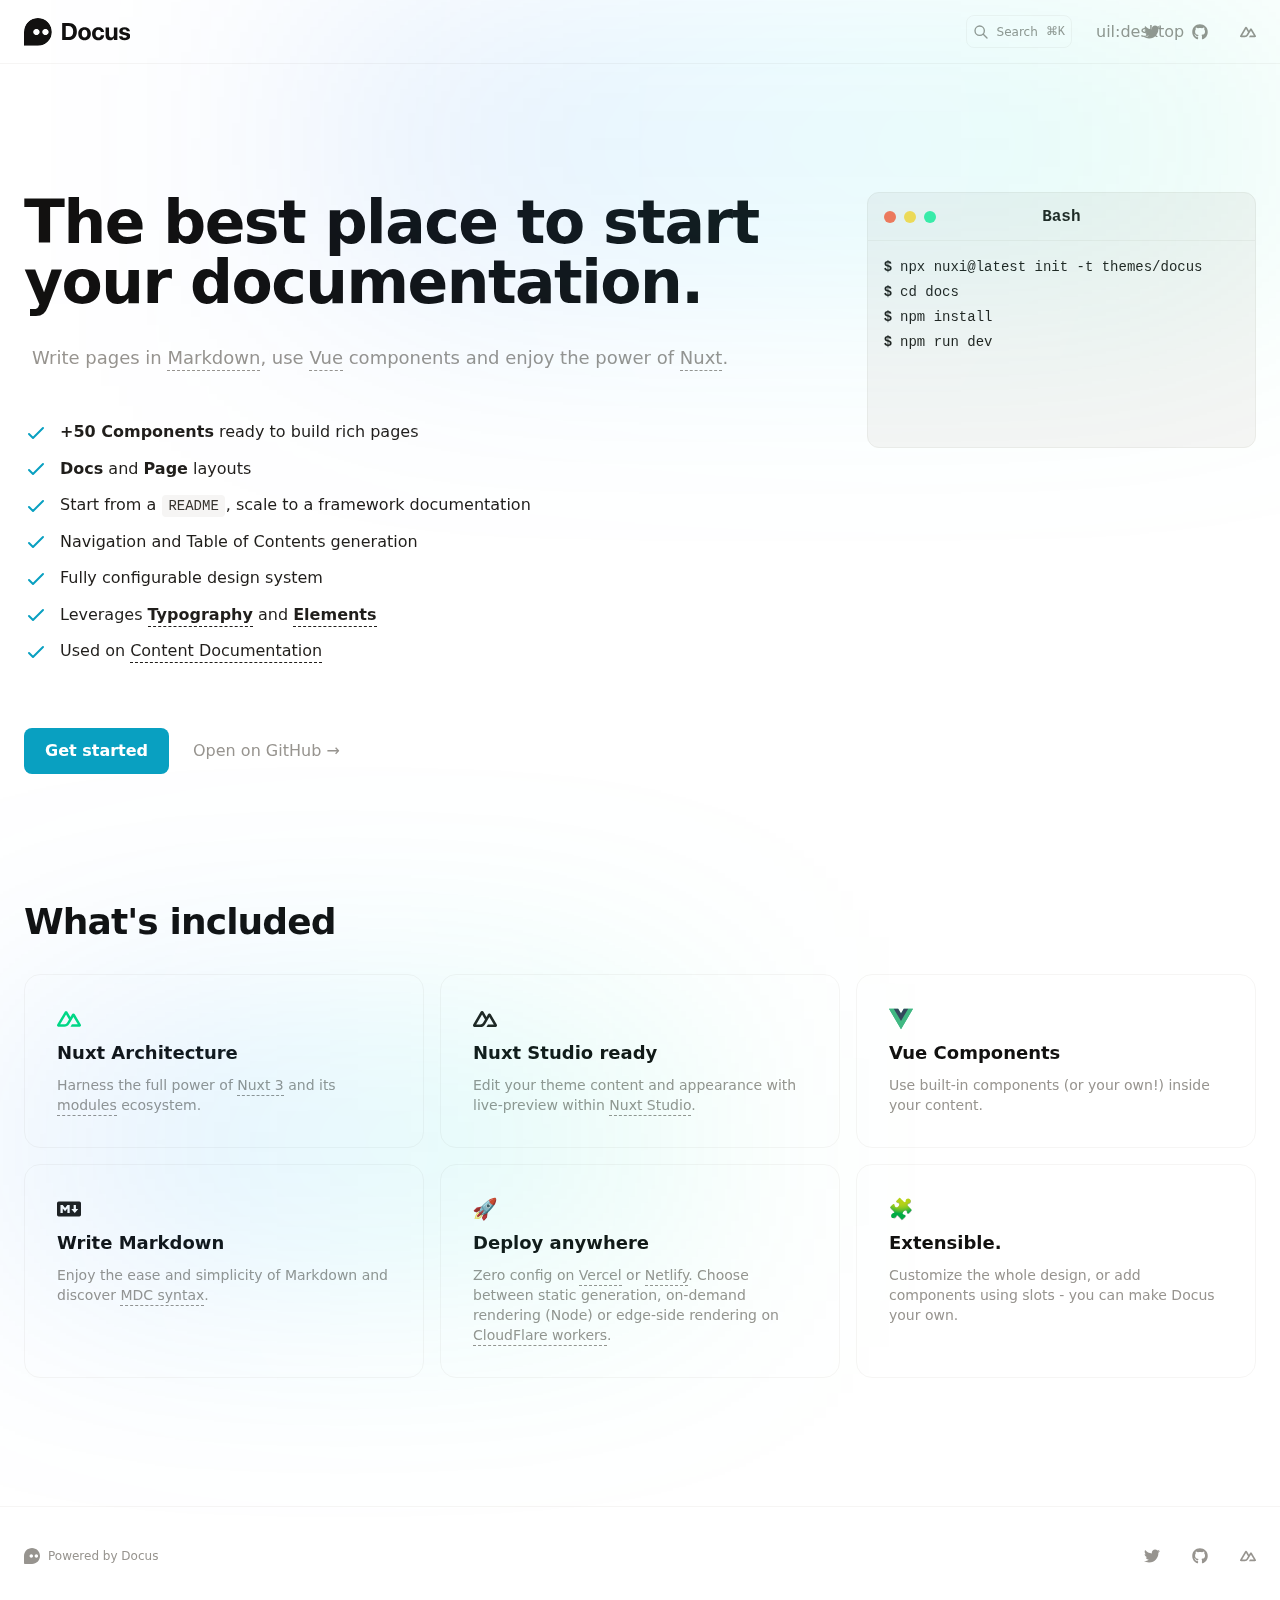
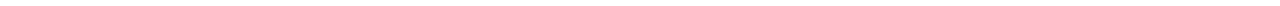
<file: index.html>
<!DOCTYPE html>
<html  lang="en">
<head><meta charset="utf-8">
<meta name="viewport" content="width=device-width, initial-scale=1">
<title>Home · Docus</title>
<meta name="twitter:card" content="summary_large_image">
<meta name="description" content="The best place to start your documentation.">
<meta property="og:description" content="The best place to start your documentation.">
<meta property="og:image" content="https://user-images.githubusercontent.com/904724/185365452-87b7ca7b-6030-4813-a2db-5e65c785bf88.png">
<meta property="og:title" content="Home">
<link rel="preload" as="fetch" crossorigin="anonymous" href="/_payload.json">
<link rel="stylesheet" href="/_nuxt/entry.487abf9f.css">
<link rel="stylesheet" href="/_nuxt/DocumentDrivenNotFound.cc823e2f.css">
<link rel="stylesheet" href="/_nuxt/ButtonLink.3e7aad1a.css">
<link rel="stylesheet" href="/_nuxt/page.a8aa56b6.css">
<link rel="stylesheet" href="/_nuxt/Ellipsis.aa23aab6.css">
<link rel="stylesheet" href="/_nuxt/BlockHero.7b2d14e4.css">
<link rel="stylesheet" href="/_nuxt/Terminal.01454687.css">
<link rel="stylesheet" href="/_nuxt/VideoPlayer.61767376.css">
<link rel="stylesheet" href="/_nuxt/ProseA.5a9f544a.css">
<link rel="stylesheet" href="/_nuxt/List.157139f9.css">
<link rel="stylesheet" href="/_nuxt/ProseStrong.4d333ea9.css">
<link rel="stylesheet" href="/_nuxt/ProseCodeInline.a69ddccc.css">
<link rel="stylesheet" href="/_nuxt/CardGrid.4c03e597.css">
<link rel="stylesheet" href="/_nuxt/Card.fe565a0d.css">
<link rel="stylesheet" href="/_nuxt/IconNuxtStudio.1d740d58.css">
<link rel="modulepreload" as="script" crossorigin href="/_nuxt/entry.57aba948.js">
<link rel="modulepreload" as="script" crossorigin href="/_nuxt/document-driven.7c379f83.js">
<link rel="modulepreload" as="script" crossorigin href="/_nuxt/DocumentDrivenEmpty.53b6da7e.js">
<link rel="modulepreload" as="script" crossorigin href="/_nuxt/ContentRenderer.00fcf6e3.js">
<link rel="modulepreload" as="script" crossorigin href="/_nuxt/ContentRendererMarkdown.vue.968f82c2.js">
<link rel="modulepreload" as="script" crossorigin href="/_nuxt/DocumentDrivenNotFound.e6f69c20.js">
<link rel="modulepreload" as="script" crossorigin href="/_nuxt/ButtonLink.9392853a.js">
<link rel="modulepreload" as="script" crossorigin href="/_nuxt/slot.22de104c.js">
<link rel="modulepreload" as="script" crossorigin href="/_nuxt/node.676c5e99.js">
<link rel="modulepreload" as="script" crossorigin href="/_nuxt/page.9a369964.js">
<link rel="modulepreload" as="script" crossorigin href="/_nuxt/ContentRendererMarkdown.bb642e78.js">
<link rel="modulepreload" as="script" crossorigin href="/_nuxt/IconDocus.f6d0e4cb.js">
<link rel="modulepreload" as="script" crossorigin href="/_nuxt/Ellipsis.41cf8596.js">
<link rel="modulepreload" as="script" crossorigin href="/_nuxt/BlockHero.b6ed0335.js">
<link rel="modulepreload" as="script" crossorigin href="/_nuxt/Terminal.5aff652c.js">
<link rel="modulepreload" as="script" crossorigin href="/_nuxt/VideoPlayer.836c441a.js">
<link rel="modulepreload" as="script" crossorigin href="/_nuxt/NuxtImg.vue.bca2e200.js">
<link rel="modulepreload" as="script" crossorigin href="/_nuxt/ProseA.5fcdc10f.js">
<link rel="modulepreload" as="script" crossorigin href="/_nuxt/List.851a9c4c.js">
<link rel="modulepreload" as="script" crossorigin href="/_nuxt/MDCSlot.fb3677ec.js">
<link rel="modulepreload" as="script" crossorigin href="/_nuxt/ProseStrong.4e2bccf4.js">
<link rel="modulepreload" as="script" crossorigin href="/_nuxt/ProseCodeInline.f3be2909.js">
<link rel="modulepreload" as="script" crossorigin href="/_nuxt/CardGrid.6950678c.js">
<link rel="modulepreload" as="script" crossorigin href="/_nuxt/Card.ee77158e.js">
<link rel="modulepreload" as="script" crossorigin href="/_nuxt/IconNuxtStudio.e840f07a.js">
<link rel="prefetch" as="style" href="/_nuxt/DocsPageLayout.0d3384c5.css">
<link rel="prefetch" as="style" href="/_nuxt/DocsAside.165e5b5c.css">
<link rel="prefetch" as="style" href="/_nuxt/Alert.1b68c7fb.css">
<link rel="prefetch" as="style" href="/_nuxt/DocsPageBottom.f99f148d.css">
<link rel="prefetch" as="style" href="/_nuxt/DocsPrevNext.0ef16f0d.css">
<link rel="prefetch" as="style" href="/_nuxt/DocsToc.7ba576b1.css">
<link rel="prefetch" as="style" href="/_nuxt/DocsTocLinks.ba41dd9d.css">
<link rel="prefetch" as="script" crossorigin href="/_nuxt/default.8c42beac.js">
<link rel="prefetch" as="script" crossorigin href="/_nuxt/DocsPageLayout.51c2392b.js">
<link rel="prefetch" as="script" crossorigin href="/_nuxt/DocsAside.facf4baf.js">
<link rel="prefetch" as="script" crossorigin href="/_nuxt/Alert.e907646a.js">
<link rel="prefetch" as="script" crossorigin href="/_nuxt/DocsPageBottom.039ce72a.js">
<link rel="prefetch" as="script" crossorigin href="/_nuxt/EditOnLink.vue.94718340.js">
<link rel="prefetch" as="script" crossorigin href="/_nuxt/DocsPrevNext.9032692d.js">
<link rel="prefetch" as="script" crossorigin href="/_nuxt/DocsToc.9e0c3c6f.js">
<link rel="prefetch" as="script" crossorigin href="/_nuxt/DocsTocLinks.ce08f387.js">
<link rel="prefetch" as="script" crossorigin href="/_nuxt/client-db.862f1f2b.js">
<link rel="prefetch" as="style" href="/_nuxt/useStudio.1c77fe3b.css">
<link rel="prefetch" as="script" crossorigin href="/_nuxt/useStudio.a4963bea.js">
<link rel="prefetch" as="script" crossorigin href="/_nuxt/debug.712a4c26.js">
<link rel="prefetch" as="style" href="/_nuxt/error-404.7910d5ca.css">
<link rel="prefetch" as="script" crossorigin href="/_nuxt/error-404.a7913e45.js">
<link rel="prefetch" as="style" href="/_nuxt/error-500.1db01289.css">
<link rel="prefetch" as="script" crossorigin href="/_nuxt/error-500.0529cb13.js">
<script type="module" src="/_nuxt/entry.57aba948.js" crossorigin></script><style id="pinceau-runtime-hydratable">@media{.phy[--]{--puid:30ny5N-v;}.pv-TCuB6o{padding-left:var(--elements-container-padding-mobile);padding-right:var(--elements-container-padding-mobile);}@media (min-width: 475px){.pv-TCuB6o{padding-left:var(--elements-container-padding-xs);padding-right:var(--elements-container-padding-xs);}}@media (min-width: 640px){.pv-TCuB6o{padding-left:var(--elements-container-padding-sm);padding-right:var(--elements-container-padding-sm);}}@media (min-width: 768px){.pv-TCuB6o{padding-left:var(--elements-container-padding-md);padding-right:var(--elements-container-padding-md);}}} @media{.phy[--]{--puid:rJwrNO-v;}.pv-eP0NQB{max-width:var(--elements-container-maxWidth);padding-left:var(--elements-container-padding-mobile);padding-right:var(--elements-container-padding-mobile);}@media (min-width: 475px){.pv-eP0NQB{padding-left:var(--elements-container-padding-xs);padding-right:var(--elements-container-padding-xs);}}@media (min-width: 640px){.pv-eP0NQB{padding-left:var(--elements-container-padding-sm);padding-right:var(--elements-container-padding-sm);}}@media (min-width: 768px){.pv-eP0NQB{padding-left:var(--elements-container-padding-md);padding-right:var(--elements-container-padding-md);}}} @media{.phy[--]{--puid:9Wnex6-c;}.pc-9Wnex6[data-v-f614bafe]{---c-cn-top:0;---eih-inset-inline-start:auto;---if-b-inset-inline-end:0px;---ss-e-z-index:10;---wj8-max-width:75%;---t33-height:10rem;---jfd-filter:blur(150px);---y-uj-background:linear-gradient(97.62deg, rgba(0, 71, 225, 0.22) 2.27%, rgba(26, 214, 255, 0.22) 50.88%, rgba(0, 220, 130, 0.22) 98.48%);}} @media{.phy[--]{--puid:mMFcfq-c;}.pc-mMFcfq[data-v-32a53581]{---ym9-button-primary:var(--color-primary-600);---a23-button-secondary:var(--color-primary-500);}} @media{.phy[--]{--puid:mMFcfq-v;}.pv-QZW_yf{padding:var(--space-rem-625) var(--space-5);font-size:var(--text-base-fontSize);line-height:var(--text-base-lineHeight);}} @media{.phy[--]{--puid:o6eerP-c;}.pc-o6eerP[data-v-f614bafe]{---c-cn-top:10rem;---eih-inset-inline-start:0px;---if-b-inset-inline-end:auto;---ss-e-z-index:10;---wj8-max-width:40rem;---t33-height:10rem;---jfd-filter:blur(140px);---y-uj-background:linear-gradient(97.62deg, rgba(0, 71, 225, 0.22) 2.27%, rgba(26, 214, 255, 0.22) 50.88%, rgba(0, 220, 130, 0.22) 98.48%);}} </style><style id="pinceau-theme">@media { :root {--pinceau-mq: initial; --docus-search-results-highlight-color: white;--docus-search-results-window-maxHeight: 100%;--docus-search-results-window-maxWidth: 640px;--docus-search-results-window-marginTop: 0;--docus-search-input-borderStyle: solid;--docus-search-input-borderWidth: 1px;--docus-search-backdropFilter: blur(24px);--docus-loadingBar-gradientColorStop3: #0047e1;--docus-loadingBar-gradientColorStop2: #34cdfe;--docus-loadingBar-gradientColorStop1: #00dc82;--docus-loadingBar-height: 3px;--docus-readableLine: 78ch;--docus-footer-height: 145px;--docus-header-height: 64px;--prose-code-inline-padding: 0.2rem 0.375rem 0.2rem 0.375rem;--prose-code-block-backdropFilter: contrast(1);--prose-code-block-border-style: solid;--prose-code-block-border-width: 1px;--prose-tbody-tr-borderBottom-style: dashed;--prose-tbody-tr-borderBottom-width: 1px;--prose-th-textAlign: inherit;--prose-thead-borderBottom-style: solid;--prose-thead-borderBottom-width: 1px;--prose-thead-border-style: solid;--prose-thead-border-width: 0px;--prose-table-textAlign: start;--prose-hr-width: 1px;--prose-hr-style: solid;--prose-li-listStylePosition: outside;--prose-ol-li-markerColor: currentColor;--prose-ol-paddingInlineStart: 21px;--prose-ol-listStyleType: decimal;--prose-ul-li-markerColor: currentColor;--prose-ul-paddingInlineStart: 21px;--prose-ul-listStyleType: disc;--prose-blockquote-border-style: solid;--prose-blockquote-border-width: 4px;--prose-blockquote-quotes: '201C' '201D' '2018' '2019';--prose-blockquote-paddingInlineStart: 24px;--prose-a-code-color-hover: currentColor;--prose-a-code-color-static: currentColor;--prose-a-hasCode-borderBottom: none;--prose-a-border-distance: 2px;--prose-a-border-color-hover: currentColor;--prose-a-border-color-static: currentColor;--prose-a-border-style-hover: solid;--prose-a-border-style-static: dashed;--prose-a-border-width: 1px;--prose-a-color-static: inherit;--prose-a-textDecoration: none;--prose-h6-margin: 3rem 0 2rem;--prose-h5-margin: 3rem 0 2rem;--prose-h4-margin: 3rem 0 2rem;--prose-h3-margin: 3rem 0 2rem;--prose-h2-margin: 3rem 0 2rem;--prose-h1-margin: 0 0 2rem;--typography-lead-loose: 2;--typography-lead-relaxed: 1.625;--typography-lead-normal: 1.5;--typography-lead-snug: 1.375;--typography-lead-tight: 1.25;--typography-lead-none: 1;--typography-lead-10: 2.5rem;--typography-lead-9: 2.25rem;--typography-lead-8: 2rem;--typography-lead-7: 1.75rem;--typography-lead-6: 1.5rem;--typography-lead-5: 1.25rem;--typography-lead-4: 1rem;--typography-lead-3: .75rem;--typography-lead-2: .5rem;--typography-lead-1: .025rem;--typography-fontWeight-black: 900;--typography-fontWeight-extrabold: 800;--typography-fontWeight-bold: 700;--typography-fontWeight-semibold: 600;--typography-fontWeight-medium: 500;--typography-fontWeight-normal: 400;--typography-fontWeight-light: 300;--typography-fontWeight-extralight: 200;--typography-fontWeight-thin: 100;--typography-fontSize-9xl: 128px;--typography-fontSize-8xl: 96px;--typography-fontSize-7xl: 72px;--typography-fontSize-6xl: 60px;--typography-fontSize-5xl: 48px;--typography-fontSize-4xl: 36px;--typography-fontSize-3xl: 30px;--typography-fontSize-2xl: 24px;--typography-fontSize-xl: 20px;--typography-fontSize-lg: 18px;--typography-fontSize-base: 16px;--typography-fontSize-sm: 14px;--typography-fontSize-xs: 12px;--typography-letterSpacing-wide: 0.025em;--typography-letterSpacing-tight: -0.025em;--typography-verticalMargin-base: 24px;--typography-verticalMargin-sm: 16px;--elements-border-secondary-hover: [object Object];--elements-backdrop-background: #fffc;--elements-backdrop-filter: saturate(200%) blur(20px);--elements-container-maxWidth: 80rem;--lead-loose: 2;--lead-relaxed: 1.625;--lead-normal: 1.5;--lead-snug: 1.375;--lead-tight: 1.25;--lead-none: 1;--lead-10: 2.5rem;--lead-9: 2.25rem;--lead-8: 2rem;--lead-7: 1.75rem;--lead-6: 1.5rem;--lead-5: 1.25rem;--lead-4: 1rem;--lead-3: .75rem;--lead-2: .5rem;--lead-1: .025rem;--letterSpacing-widest: 0.1em;--letterSpacing-wider: 0.05em;--letterSpacing-wide: 0.025em;--letterSpacing-normal: 0em;--letterSpacing-tight: -0.025em;--letterSpacing-tighter: -0.05em;--fontSize-9xl: 8rem;--fontSize-8xl: 6rem;--fontSize-7xl: 4.5rem;--fontSize-6xl: 3.75rem;--fontSize-5xl: 3rem;--fontSize-4xl: 2.25rem;--fontSize-3xl: 1.875rem;--fontSize-2xl: 1.5rem;--fontSize-xl: 1.25rem;--fontSize-lg: 1.125rem;--fontSize-base: 1rem;--fontSize-sm: 0.875rem;--fontSize-xs: 0.75rem;--fontWeight-black: 900;--fontWeight-extrabold: 800;--fontWeight-bold: 700;--fontWeight-semibold: 600;--fontWeight-medium: 500;--fontWeight-normal: 400;--fontWeight-light: 300;--fontWeight-extralight: 200;--fontWeight-thin: 100;--font-mono: ui-monospace, SFMono-Regular, Menlo, Monaco, Consolas, Liberation Mono, Courier New, monospace;--font-serif: ui-serif, Georgia, Cambria, Times New Roman, Times, serif;--font-sans: ui-sans-serif, system-ui, -apple-system, BlinkMacSystemFont, Segoe UI, Roboto, Helvetica Neue, Arial, Noto Sans, sans-serif, Apple Color Emoji, Segoe UI Emoji, Segoe UI Symbol, Noto Color Emoji;--opacity-total: 1;--opacity-high: 0.8;--opacity-medium: 0.5;--opacity-soft: 0.3;--opacity-light: 0.15;--opacity-bright: 0.1;--opacity-noOpacity: 0;--borderWidth-lg: 3px;--borderWidth-md: 2px;--borderWidth-sm: 1px;--borderWidth-noBorder: 0;--space-rem-875: 0.875rem;--space-rem-625: 0.625rem;--space-rem-375: 0.375rem;--space-rem-125: 0.125rem;--space-px: 1px;--space-128: 32rem;--space-96: 24rem;--space-80: 20rem;--space-72: 18rem;--space-64: 16rem;--space-60: 15rem;--space-56: 14rem;--space-52: 13rem;--space-48: 12rem;--space-44: 11rem;--space-40: 10rem;--space-36: 9rem;--space-32: 8rem;--space-28: 7rem;--space-24: 6rem;--space-20: 5rem;--space-16: 4rem;--space-14: 3.5rem;--space-12: 3rem;--space-11: 2.75rem;--space-10: 2.5rem;--space-9: 2.25rem;--space-8: 2rem;--space-7: 1.75rem;--space-6: 1.5rem;--space-5: 1.25rem;--space-4: 1rem;--space-3: 0.75rem;--space-2: 0.5rem;--space-1: 0.25rem;--space-0: 0px;--size-full: 100%;--size-7xl: 80rem;--size-6xl: 72rem;--size-5xl: 64rem;--size-4xl: 56rem;--size-3xl: 48rem;--size-2xl: 42rem;--size-xl: 36rem;--size-lg: 32rem;--size-md: 28rem;--size-sm: 24rem;--size-xs: 20rem;--size-200: 200px;--size-104: 104px;--size-80: 80px;--size-64: 64px;--size-56: 56px;--size-48: 48px;--size-40: 40px;--size-32: 32px;--size-24: 24px;--size-20: 20px;--size-16: 16px;--size-12: 12px;--size-8: 8px;--size-6: 6px;--size-4: 4px;--size-2: 2px;--size-0: 0px;--radii-full: 9999px;--radii-3xl: 1.75rem;--radii-2xl: 1.5rem;--radii-xl: 1rem;--radii-lg: 0.75rem;--radii-md: 0.5rem;--radii-sm: 0.375rem;--radii-xs: 0.25rem;--radii-2xs: 0.125rem;--radii-none: 0px;--shadow-none: 0px 0px 0px 0px transparent;--height-screen: 100vh;--width-screen: 100vw;--color-primary-900: #001A1F;--color-primary-800: #00232B;--color-primary-700: #024757;--color-primary-600: #09A0C1;--color-primary-500: #1AD6FF;--color-primary-400: #55E1FF;--color-primary-300: #82E3FF;--color-primary-200: #C5F2FF;--color-primary-100: #DCF7FF;--color-primary-50: #F1FCFF;--color-ruby-900: #380011;--color-ruby-800: #700021;--color-ruby-700: #a90032;--color-ruby-600: #e10043;--color-ruby-500: #ff1a5e;--color-ruby-400: #ff4079;--color-ruby-300: #ff6694;--color-ruby-200: #ff8dae;--color-ruby-100: #ffb3c9;--color-ruby-50: #ffd9e4;--color-pink-900: #380025;--color-pink-800: #70004b;--color-pink-700: #a90070;--color-pink-600: #e10095;--color-pink-500: #ff1ab2;--color-pink-400: #ff40bf;--color-pink-300: #ff66cc;--color-pink-200: #ff8dd8;--color-pink-100: #ffb3e5;--color-pink-50: #ffd9f2;--color-purple-900: #190038;--color-purple-800: #330070;--color-purple-700: #4c00a9;--color-purple-600: #6500e1;--color-purple-500: #811aff;--color-purple-400: #9640ff;--color-purple-300: #ab66ff;--color-purple-200: #c08dff;--color-purple-100: #d5b3ff;--color-purple-50: #ead9ff;--color-royalblue-900: #0b0531;--color-royalblue-800: #160a62;--color-royalblue-700: #211093;--color-royalblue-600: #2c15c4;--color-royalblue-500: #4127e8;--color-royalblue-400: #614bec;--color-royalblue-300: #806ff0;--color-royalblue-200: #a093f3;--color-royalblue-100: #c0b7f7;--color-royalblue-50: #dfdbfb;--color-indigoblue-900: #001238;--color-indigoblue-800: #002370;--color-indigoblue-700: #0035a9;--color-indigoblue-600: #0047e1;--color-indigoblue-500: #1a62ff;--color-indigoblue-400: #407cff;--color-indigoblue-300: #6696ff;--color-indigoblue-200: #8db0ff;--color-indigoblue-100: #b3cbff;--color-indigoblue-50: #d9e5ff;--color-blue-900: #00131D;--color-blue-800: #002235;--color-blue-700: #014267;--color-blue-600: #0069A6;--color-blue-500: #1AADFF;--color-blue-400: #64C7FF;--color-blue-300: #A1DDFF;--color-blue-200: #C6EAFF;--color-blue-100: #DFF3FF;--color-blue-50: #F2FAFF;--color-lightblue-900: #002e38;--color-lightblue-800: #005c70;--color-lightblue-700: #008aa9;--color-lightblue-600: #00b9e1;--color-lightblue-500: #1ad6ff;--color-lightblue-400: #40ddff;--color-lightblue-300: #66e4ff;--color-lightblue-200: #8deaff;--color-lightblue-100: #b3f1ff;--color-lightblue-50: #d9f8ff;--color-teal-900: #062a28;--color-teal-800: #0b544f;--color-teal-700: #117d77;--color-teal-600: #16a79e;--color-teal-500: #1cd1c6;--color-teal-400: #36e4da;--color-teal-300: #5fe9e1;--color-teal-200: #87efe9;--color-teal-100: #aff4f0;--color-teal-50: #d7faf8;--color-pear-900: #2a2b09;--color-pear-800: #545512;--color-pear-700: #7e801b;--color-pear-600: #a8aa24;--color-pear-500: #d0d32f;--color-pear-400: #d8da52;--color-pear-300: #e0e274;--color-pear-200: #e8e997;--color-pear-100: #eff0ba;--color-pear-50: #f7f8dc;--color-red-900: #1C0301;--color-red-800: #340A01;--color-red-700: #701704;--color-red-600: #BB2402;--color-red-500: #FF3B10;--color-red-400: #FF7353;--color-red-300: #FFA692;--color-red-200: #FFDED7;--color-red-100: #FFF3F0;--color-red-50: #FFF9F8;--color-orange-900: #381800;--color-orange-800: #702f00;--color-orange-700: #a94700;--color-orange-600: #e15e00;--color-orange-500: #ff7a1a;--color-orange-400: #ff9040;--color-orange-300: #ffa666;--color-orange-200: #ffbd8d;--color-orange-100: #ffd3b3;--color-orange-50: #ffe9d9;--color-yellow-900: #1B1500;--color-yellow-800: #292100;--color-yellow-700: #614E02;--color-yellow-600: #CBA408;--color-yellow-500: #FBCA05;--color-yellow-400: #FFDC4E;--color-yellow-300: #FFE372;--color-yellow-200: #FFF0B1;--color-yellow-100: #FFF6D3;--color-yellow-50: #FFFCEE;--color-green-900: #00190F;--color-green-800: #002817;--color-green-700: #006037;--color-green-600: #00B467;--color-green-500: #0DD885;--color-green-400: #3CEEA5;--color-green-300: #86FBCB;--color-green-200: #C3FFE6;--color-green-100: #DEFFF1;--color-green-50: #ECFFF7;--color-gray-900: #121110;--color-gray-800: #201E1B;--color-gray-700: #36332E;--color-gray-600: #67635D;--color-gray-500: #97948F;--color-gray-400: #ADA9A4;--color-gray-300: #DBD9D3;--color-gray-200: #ECEBE8;--color-gray-100: #F6F5F4;--color-gray-50: #FBFBFB;--color-black: #0B0A0A;--color-white: #ffffff;--media-portrait: only screen and (orientation: portrait);--media-landscape: only screen and (orientation: landscape);--media-rm: (prefers-reduced-motion: reduce);--media-2xl: (min-width: 1536px);--media-xl: (min-width: 1280px);--media-lg: (min-width: 1024px);--media-md: (min-width: 768px);--media-sm: (min-width: 640px);--media-xs: (min-width: 475px);--docus-search-results-highlight-backgroundColor: var(--color-primary-500);--docus-search-results-selected-backgroundColor: var(--color-gray-300);--docus-search-results-window-borderRadius: none;--docus-search-results-window-marginX: 0;--docus-search-input-backgroundColor: var(--color-gray-200);--docus-search-input-padding: var(--space-2) var(--space-4);--docus-search-input-gap: var(--space-2);--docus-search-input-fontSize: var(--fontSize-sm);--docus-search-input-borderColor: var(--color-gray-200);--docus-search-input-borderRadius: var(--radii-2xs);--docus-footer-padding: var(--space-4) 0;--docus-header-title-color-hover: var(--color-primary-500);--docus-header-title-color-static: var(--color-gray-900);--docus-header-title-fontWeight: var(--fontWeight-bold);--docus-header-title-fontSize: var(--fontSize-2xl);--docus-header-logo-height: var(--space-6);--docus-body-fontFamily: var(--font-sans);--docus-body-color: var(--color-gray-800);--docus-body-backgroundColor: var(--color-white);--prose-code-inline-fontWeight: var(--typography-fontWeight-normal);--prose-code-inline-fontSize: var(--typography-fontSize-sm);--prose-code-inline-borderRadius: var(--radii-xs);--prose-code-block-pre-padding: var(--typography-verticalMargin-sm);--prose-code-block-margin: var(--typography-verticalMargin-base) 0;--prose-code-block-fontSize: var(--typography-fontSize-sm);--prose-tbody-code-inline-fontSize: var(--typography-fontSize-sm);--prose-tbody-td-padding: var(--typography-verticalMargin-sm);--prose-th-fontWeight: var(--typography-fontWeight-semibold);--prose-th-padding: 0 var(--typography-verticalMargin-sm) var(--typography-verticalMargin-sm) var(--typography-verticalMargin-sm);--prose-table-lineHeight: var(--typography-lead-6);--prose-table-fontSize: var(--typography-fontSize-sm);--prose-table-margin: var(--typography-verticalMargin-base) 0;--prose-hr-margin: var(--typography-verticalMargin-base) 0;--prose-li-margin: var(--typography-verticalMargin-sm) 0;--prose-ol-margin: var(--typography-verticalMargin-base) 0;--prose-ul-margin: var(--typography-verticalMargin-base) 0;--prose-blockquote-margin: var(--typography-verticalMargin-base) 0;--prose-a-code-border-style: var(--prose-a-border-style-static);--prose-a-code-border-width: var(--prose-a-border-width);--prose-a-fontWeight: var(--typography-fontWeight-medium);--prose-img-margin: var(--typography-verticalMargin-base) 0;--prose-strong-fontWeight: var(--typography-fontWeight-semibold);--prose-h6-iconSize: var(--typography-fontSize-base);--prose-h6-fontWeight: var(--typography-fontWeight-semibold);--prose-h6-lineHeight: var(--typography-lead-normal);--prose-h6-fontSize: var(--typography-fontSize-lg);--prose-h5-iconSize: var(--typography-fontSize-lg);--prose-h5-fontWeight: var(--typography-fontWeight-semibold);--prose-h5-lineHeight: var(--typography-lead-snug);--prose-h5-fontSize: var(--typography-fontSize-xl);--prose-h4-iconSize: var(--typography-fontSize-lg);--prose-h4-letterSpacing: var(--typography-letterSpacing-tight);--prose-h4-fontWeight: var(--typography-fontWeight-semibold);--prose-h4-lineHeight: var(--typography-lead-snug);--prose-h4-fontSize: var(--typography-fontSize-2xl);--prose-h3-iconSize: var(--typography-fontSize-xl);--prose-h3-letterSpacing: var(--typography-letterSpacing-tight);--prose-h3-fontWeight: var(--typography-fontWeight-semibold);--prose-h3-lineHeight: var(--typography-lead-snug);--prose-h3-fontSize: var(--typography-fontSize-3xl);--prose-h2-iconSize: var(--typography-fontSize-2xl);--prose-h2-letterSpacing: var(--typography-letterSpacing-tight);--prose-h2-fontWeight: var(--typography-fontWeight-semibold);--prose-h2-lineHeight: var(--typography-lead-tight);--prose-h2-fontSize: var(--typography-fontSize-4xl);--prose-h1-iconSize: var(--typography-fontSize-3xl);--prose-h1-letterSpacing: var(--typography-letterSpacing-tight);--prose-h1-fontWeight: var(--typography-fontWeight-bold);--prose-h1-lineHeight: var(--typography-lead-tight);--prose-h1-fontSize: var(--typography-fontSize-5xl);--prose-p-br-margin: var(--typography-verticalMargin-base) 0 0 0;--prose-p-margin: var(--typography-verticalMargin-base) 0;--prose-p-lineHeight: var(--typography-lead-normal);--prose-p-fontSize: var(--typography-fontSize-base);--typography-color-secondary-900: var(--color-gray-900);--typography-color-secondary-800: var(--color-gray-800);--typography-color-secondary-700: var(--color-gray-700);--typography-color-secondary-600: var(--color-gray-600);--typography-color-secondary-500: var(--color-gray-500);--typography-color-secondary-400: var(--color-gray-400);--typography-color-secondary-300: var(--color-gray-300);--typography-color-secondary-200: var(--color-gray-200);--typography-color-secondary-100: var(--color-gray-100);--typography-color-secondary-50: var(--color-gray-50);--typography-color-primary-900: var(--color-primary-900);--typography-color-primary-800: var(--color-primary-800);--typography-color-primary-700: var(--color-primary-700);--typography-color-primary-600: var(--color-primary-600);--typography-color-primary-500: var(--color-primary-500);--typography-color-primary-400: var(--color-primary-400);--typography-color-primary-300: var(--color-primary-300);--typography-color-primary-200: var(--color-primary-200);--typography-color-primary-100: var(--color-primary-100);--typography-color-primary-50: var(--color-primary-50);--typography-font-code: var(--font-mono);--typography-font-body: var(--font-sans);--typography-font-display: var(--font-sans);--typography-body-backgroundColor: var(--color-white);--typography-body-color: var(--color-black);--elements-state-danger-borderColor-secondary: var(--color-red-200);--elements-state-danger-borderColor-primary: var(--color-red-100);--elements-state-danger-backgroundColor-secondary: var(--color-red-100);--elements-state-danger-backgroundColor-primary: var(--color-red-50);--elements-state-danger-color-secondary: var(--color-red-600);--elements-state-danger-color-primary: var(--color-red-500);--elements-state-warning-borderColor-secondary: var(--color-yellow-200);--elements-state-warning-borderColor-primary: var(--color-yellow-100);--elements-state-warning-backgroundColor-secondary: var(--color-yellow-100);--elements-state-warning-backgroundColor-primary: var(--color-yellow-50);--elements-state-warning-color-secondary: var(--color-yellow-700);--elements-state-warning-color-primary: var(--color-yellow-600);--elements-state-success-borderColor-secondary: var(--color-green-200);--elements-state-success-borderColor-primary: var(--color-green-100);--elements-state-success-backgroundColor-secondary: var(--color-green-100);--elements-state-success-backgroundColor-primary: var(--color-green-50);--elements-state-success-color-secondary: var(--color-green-600);--elements-state-success-color-primary: var(--color-green-500);--elements-state-info-borderColor-secondary: var(--color-blue-200);--elements-state-info-borderColor-primary: var(--color-blue-100);--elements-state-info-backgroundColor-secondary: var(--color-blue-100);--elements-state-info-backgroundColor-primary: var(--color-blue-50);--elements-state-info-color-secondary: var(--color-blue-600);--elements-state-info-color-primary: var(--color-blue-500);--elements-state-primary-borderColor-secondary: var(--color-primary-200);--elements-state-primary-borderColor-primary: var(--color-primary-100);--elements-state-primary-backgroundColor-secondary: var(--color-primary-100);--elements-state-primary-backgroundColor-primary: var(--color-primary-50);--elements-state-primary-color-secondary: var(--color-primary-700);--elements-state-primary-color-primary: var(--color-primary-600);--elements-surface-secondary-backgroundColor: var(--color-gray-200);--elements-surface-primary-backgroundColor: var(--color-gray-100);--elements-surface-background-base: var(--color-gray-100);--elements-border-secondary-static: var(--color-gray-200);--elements-border-primary-hover: var(--color-gray-200);--elements-border-primary-static: var(--color-gray-100);--elements-container-padding-md: var(--space-6);--elements-container-padding-sm: var(--space-6);--elements-container-padding-xs: var(--space-4);--elements-container-padding-mobile: var(--space-4);--elements-text-secondary-color-hover: var(--color-gray-700);--elements-text-secondary-color-static: var(--color-gray-500);--elements-text-primary-color-static: var(--color-gray-900);--text-6xl-lineHeight: var(--lead-none);--text-6xl-fontSize: var(--fontSize-6xl);--text-5xl-lineHeight: var(--lead-none);--text-5xl-fontSize: var(--fontSize-5xl);--text-4xl-lineHeight: var(--lead-10);--text-4xl-fontSize: var(--fontSize-4xl);--text-3xl-lineHeight: var(--lead-9);--text-3xl-fontSize: var(--fontSize-3xl);--text-2xl-lineHeight: var(--lead-8);--text-2xl-fontSize: var(--fontSize-2xl);--text-xl-lineHeight: var(--lead-7);--text-xl-fontSize: var(--fontSize-xl);--text-lg-lineHeight: var(--lead-7);--text-lg-fontSize: var(--fontSize-lg);--text-base-lineHeight: var(--lead-6);--text-base-fontSize: var(--fontSize-base);--text-sm-lineHeight: var(--lead-5);--text-sm-fontSize: var(--fontSize-sm);--text-xs-lineHeight: var(--lead-4);--text-xs-fontSize: var(--fontSize-xs);--color-shadow: var(--color-gray-400);--color-secondary-900: var(--color-gray-900);--color-secondary-800: var(--color-gray-800);--color-secondary-700: var(--color-gray-700);--color-secondary-600: var(--color-gray-600);--color-secondary-500: var(--color-gray-500);--color-secondary-400: var(--color-gray-400);--color-secondary-300: var(--color-gray-300);--color-secondary-200: var(--color-gray-200);--color-secondary-100: var(--color-gray-100);--color-secondary-50: var(--color-gray-50);--prose-code-inline-backgroundColor: var(--typography-color-secondary-100);--prose-code-inline-color: var(--typography-color-secondary-700);--prose-code-block-backgroundColor: var(--typography-color-secondary-100);--prose-code-block-color: var(--typography-color-secondary-700);--prose-code-block-border-color: var(--typography-color-secondary-200);--prose-tbody-tr-borderBottom-color: var(--typography-color-secondary-200);--prose-th-color: var(--typography-color-secondary-600);--prose-thead-borderBottom-color: var(--typography-color-secondary-200);--prose-thead-border-color: var(--typography-color-secondary-300);--prose-hr-color: var(--typography-color-secondary-200);--prose-blockquote-border-color: var(--typography-color-secondary-200);--prose-blockquote-color: var(--typography-color-secondary-500);--prose-a-code-background-hover: var(--typography-color-primary-50);--prose-a-code-border-color-hover: var(--typography-color-primary-500);--prose-a-code-border-color-static: var(--typography-color-secondary-400);--prose-a-color-hover: var(--typography-color-primary-500);--shadow-2xl: 0px 25px 50px -12px var(--color-shadow);--shadow-xl: 0px 20px 25px -5px var(--color-shadow), 0px 8px 10px -6px var(--color-shadow);--shadow-lg: 0px 10px 15px -3px var(--color-shadow), 0px 4px 6px -4px var(--color-shadow);--shadow-md: 0px 4px 6px -1px var(--color-shadow), 0px 2px 4px -2px var(--color-shadow);--shadow-sm: 0px 1px 3px 0px var(--color-shadow), 0px 1px 2px -1px var(--color-shadow);--shadow-xs: 0px 1px 2px 0px var(--color-shadow); } }@media { :root.dark {--pinceau-mq: dark; --prose-code-block-backdropFilter: contrast(1);--prose-ol-li-markerColor: currentColor;--prose-ul-li-markerColor: currentColor;--prose-a-code-color-hover: currentColor;--prose-a-code-color-static: currentColor;--prose-a-border-color-hover: currentColor;--prose-a-border-color-static: currentColor;--prose-a-color-static: inherit;--elements-backdrop-background: #0c0d0ccc;--docus-search-results-selected-backgroundColor: var(--color-gray-700);--docus-search-input-backgroundColor: var(--color-gray-800);--docus-search-input-borderColor: transparent;--docus-header-title-color-static: var(--color-gray-100);--docus-body-color: var(--color-gray-200);--docus-body-backgroundColor: var(--color-black);--typography-body-backgroundColor: var(--color-black);--typography-body-color: var(--color-white);--elements-state-danger-borderColor-secondary: var(--color-red-700);--elements-state-danger-borderColor-primary: var(--color-red-800);--elements-state-danger-backgroundColor-secondary: var(--color-red-800);--elements-state-danger-backgroundColor-primary: var(--color-red-900);--elements-state-danger-color-secondary: var(--color-red-200);--elements-state-danger-color-primary: var(--color-red-300);--elements-state-warning-borderColor-secondary: var(--color-yellow-700);--elements-state-warning-borderColor-primary: var(--color-yellow-800);--elements-state-warning-backgroundColor-secondary: var(--color-yellow-800);--elements-state-warning-backgroundColor-primary: var(--color-yellow-900);--elements-state-warning-color-secondary: var(--color-yellow-200);--elements-state-warning-color-primary: var(--color-yellow-400);--elements-state-success-borderColor-secondary: var(--color-green-700);--elements-state-success-borderColor-primary: var(--color-green-800);--elements-state-success-backgroundColor-secondary: var(--color-green-800);--elements-state-success-backgroundColor-primary: var(--color-green-900);--elements-state-success-color-secondary: var(--color-green-200);--elements-state-success-color-primary: var(--color-green-400);--elements-state-info-borderColor-secondary: var(--color-blue-700);--elements-state-info-borderColor-primary: var(--color-blue-800);--elements-state-info-backgroundColor-secondary: var(--color-blue-800);--elements-state-info-backgroundColor-primary: var(--color-blue-900);--elements-state-info-color-secondary: var(--color-blue-200);--elements-state-info-color-primary: var(--color-blue-400);--elements-state-primary-borderColor-secondary: var(--color-primary-700);--elements-state-primary-borderColor-primary: var(--color-primary-800);--elements-state-primary-backgroundColor-secondary: var(--color-primary-800);--elements-state-primary-backgroundColor-primary: var(--color-primary-900);--elements-state-primary-color-secondary: var(--color-primary-200);--elements-state-primary-color-primary: var(--color-primary-400);--elements-surface-secondary-backgroundColor: var(--color-gray-800);--elements-surface-primary-backgroundColor: var(--color-gray-900);--elements-surface-background-base: var(--color-gray-900);--elements-border-secondary-static: var(--color-gray-800);--elements-border-primary-hover: var(--color-gray-800);--elements-border-primary-static: var(--color-gray-900);--elements-text-secondary-color-hover: var(--color-gray-200);--elements-text-secondary-color-static: var(--color-gray-400);--elements-text-primary-color-static: var(--color-gray-50);--color-shadow: var(--color-gray-800);--prose-code-inline-backgroundColor: var(--typography-color-secondary-800);--prose-code-inline-color: var(--typography-color-secondary-200);--prose-code-block-backgroundColor: var(--typography-color-secondary-900);--prose-code-block-color: var(--typography-color-secondary-200);--prose-code-block-border-color: var(--typography-color-secondary-800);--prose-tbody-tr-borderBottom-color: var(--typography-color-secondary-800);--prose-th-color: var(--typography-color-secondary-400);--prose-thead-borderBottom-color: var(--typography-color-secondary-800);--prose-thead-border-color: var(--typography-color-secondary-600);--prose-hr-color: var(--typography-color-secondary-800);--prose-blockquote-border-color: var(--typography-color-secondary-700);--prose-blockquote-color: var(--typography-color-secondary-400);--prose-a-code-background-hover: var(--typography-color-primary-900);--prose-a-code-border-color-hover: var(--typography-color-primary-600);--prose-a-code-border-color-static: var(--typography-color-secondary-600);--prose-a-color-hover: var(--typography-color-primary-400); } }@media (min-width: 640px) { :root {--pinceau-mq: sm; --docus-search-results-window-maxHeight: 320px;--docus-search-results-window-marginTop: 20vh;--docus-footer-height: 100px;--docus-search-results-window-borderRadius: var(--radii-xs);--docus-search-results-window-marginX: var(--space-4);--docus-header-logo-height: var(--space-7); } }</style><script>"use strict";(()=>{const a=window,e=document.documentElement,m=["dark","light"],c=window.localStorage.getItem("nuxt-color-mode")||"system";let n=c==="system"?f():c;const l=e.getAttribute("data-color-mode-forced");l&&(n=l),i(n),a["__NUXT_COLOR_MODE__"]={preference:c,value:n,getColorScheme:f,addColorScheme:i,removeColorScheme:d};function i(o){const t=""+o+"",s="theme";e.classList?e.classList.add(t):e.className+=" "+t,s&&e.setAttribute("data-"+s,o)}function d(o){const t=""+o+"",s="theme";e.classList?e.classList.remove(t):e.className=e.className.replace(new RegExp(t,"g"),""),s&&e.removeAttribute("data-"+s)}function r(o){return a.matchMedia("(prefers-color-scheme"+o+")")}function f(){if(a.matchMedia&&r("").media!=="not all"){for(const o of m)if(r(":"+o).matches)return o}return"light"}})();
</script></head>
<body ><!----><!--teleport anchor--><!----><!--teleport anchor--><div id="__nuxt"><div class="app-layout" data-v-525fbeca><div class="nuxt-progress" style="width:0%;opacity:0;background-size:Infinity% auto;" data-v-525fbeca></div><header class="has-dialog" data-v-525fbeca data-v-c82311d7><div class="container pv-TCuB6o pc-30ny5N" data-v-c82311d7 data-v-22217919><!--[--><div class="section left" data-v-c82311d7><!--[--><button aria-label="Menu" data-v-c0028319><svg xmlns="http://www.w3.org/2000/svg" xmlns:xlink="http://www.w3.org/1999/xlink" role="img" class="icon" data-v-c0028319 style="" width="1em" height="1em" viewBox="0 0 24 24" data-v-41f0f5bc><path fill="none" stroke="currentColor" stroke-linecap="round" stroke-linejoin="round" stroke-width="2" d="M4 6h16M4 12h16M4 18h16"/></svg></button><!--teleport start--><!--teleport end--><!--]--><a aria-current="page" href="/" class="router-link-active router-link-exact-active navbar-logo" aria-label="Docus" data-v-c82311d7 data-v-a6054caf><span class="logo" data-v-a6054caf><svg viewbox="0 0 167 44" fill="none" xmlns="http://www.w3.org/2000/svg" data-v-a6054caf data-v-d9fc217c><path d="M60 34.5945H70.2569C78.3172 34.5945 83.064 29.6369 83.064 21.1959V21.159C83.064 12.7365 78.2986 8 70.2569 8H60V34.5945ZM65.6217 29.987V12.5891H69.5867C74.5197 12.5891 77.3306 15.63 77.3306 21.1775V21.2143C77.3306 26.9645 74.6128 29.987 69.5867 29.987H65.6217Z" fill="currentColor" data-v-d9fc217c></path><path d="M95.1966 35C101.228 35 105.081 31.1666 105.081 24.716V24.6792C105.081 18.284 101.153 14.4321 95.178 14.4321C89.2211 14.4321 85.312 18.3208 85.312 24.6792V24.716C85.312 31.1481 89.1281 35 95.1966 35ZM95.2152 30.7795C92.5346 30.7795 90.8407 28.5863 90.8407 24.716V24.6792C90.8407 20.8642 92.5532 18.6526 95.178 18.6526C97.8213 18.6526 99.5525 20.8642 99.5525 24.6792V24.716C99.5525 28.5679 97.8585 30.7795 95.2152 30.7795Z" fill="currentColor" data-v-d9fc217c></path><path d="M116.823 35C122.147 35 125.59 31.7195 125.851 27.4068V27.2962H120.788L120.769 27.4621C120.397 29.4526 119.038 30.7795 116.86 30.7795C114.179 30.7795 112.504 28.5863 112.504 24.716V24.6976C112.504 20.9195 114.179 18.6526 116.841 18.6526C119.094 18.6526 120.415 20.0901 120.751 21.97L120.788 22.1358H125.832V22.0068C125.628 17.7311 122.184 14.4321 116.767 14.4321C110.792 14.4321 106.975 18.3577 106.975 24.6792V24.6976C106.975 31.0744 110.736 35 116.823 35Z" fill="currentColor" data-v-d9fc217c></path><path d="M135.08 35C138.095 35 140.143 33.5993 141.167 31.3324H141.278V34.5945H146.714V14.8375H141.278V26.1904C141.278 28.7706 139.733 30.5399 137.295 30.5399C134.856 30.5399 133.628 29.0471 133.628 26.4669V14.8375H128.192V27.5911C128.192 32.2171 130.687 35 135.08 35Z" fill="currentColor" data-v-d9fc217c></path><path d="M158.27 35C163.407 35 167 32.4567 167 28.5863V28.5679C167 25.656 165.287 24.0341 161.118 23.1679L157.73 22.4491C155.719 22.0253 155.031 21.3618 155.031 20.3481V20.3297C155.031 19.058 156.203 18.2287 158.083 18.2287C160.094 18.2287 161.267 19.2976 161.453 20.7167L161.471 20.8642H166.479V20.6799C166.348 17.215 163.389 14.4321 158.083 14.4321C153.001 14.4321 149.725 16.8648 149.725 20.6246V20.643C149.725 23.5918 151.68 25.5085 155.552 26.3195L158.94 27.0198C160.894 27.4437 161.564 28.0519 161.564 29.1024V29.1208C161.564 30.3925 160.317 31.185 158.27 31.185C156.092 31.185 154.919 30.2819 154.565 28.7338L154.528 28.5679H149.223L149.241 28.7338C149.669 32.4751 152.741 35 158.27 35Z" fill="currentColor" data-v-d9fc217c></path><mask id="mask0_109_36" style="mask-type:alpha;" maskUnits="userSpaceOnUse" x="0" y="0" width="44" height="44" data-v-d9fc217c><path fill-rule="evenodd" clip-rule="evenodd" d="M0 21.8104C0 9.76479 9.80347 0 21.8967 0C33.99 0 43.7935 9.76479 43.7935 21.8104C43.7935 33.8559 33.99 43.6207 21.8967 43.6207H0V21.8104ZM19.5294 17.0944C22.1442 17.0944 24.2641 19.2059 24.2641 21.8104C24.2641 24.4148 22.1442 26.526 19.5294 26.526C16.9147 26.526 14.7948 24.4148 14.7948 21.8101C14.7948 19.2059 16.9147 17.0944 19.5294 17.0944V17.0944ZM38.4674 21.8104C38.4674 19.2059 36.3475 17.0944 33.7328 17.0944C31.1183 17.0944 28.9984 19.2059 28.9984 21.8104C28.9984 24.4148 31.1183 26.526 33.7328 26.526C36.3475 26.526 38.4674 24.4148 38.4674 21.8101V21.8104Z" fill="white" data-v-d9fc217c></path></mask><g mask="url(#mask0_109_36)" data-v-d9fc217c><path fill-rule="evenodd" clip-rule="evenodd" d="M0 21.8104C0 9.76479 9.80347 0 21.8967 0C33.99 0 43.7935 9.76479 43.7935 21.8104C43.7935 33.8559 33.99 43.6207 21.8967 43.6207H0V21.8104ZM19.5294 17.0944C22.1442 17.0944 24.2641 19.2059 24.2641 21.8104C24.2641 24.4148 22.1442 26.526 19.5294 26.526C16.9147 26.526 14.7948 24.4148 14.7948 21.8101C14.7948 19.2059 16.9147 17.0944 19.5294 17.0944V17.0944ZM38.4674 21.8104C38.4674 19.2059 36.3475 17.0944 33.7328 17.0944C31.1183 17.0944 28.9984 19.2059 28.9984 21.8104C28.9984 24.4148 31.1183 26.526 33.7328 26.526C36.3475 26.526 38.4674 24.4148 38.4674 21.8101V21.8104Z" fill="currentColor" data-v-d9fc217c></path><path d="M9.9987e-06 43.6206H-0.156525V43.7762H9.9987e-06V43.6206ZM21.8967 -0.156006C9.71704 -0.156006 -0.156525 9.67861 -0.156525 21.8106H0.156545C0.156545 9.8508 9.88991 0.155828 21.8967 0.155828V-0.156006ZM43.9497 21.8103C43.9497 9.67861 34.0764 -0.156006 21.8967 -0.156006V0.155828C33.9036 0.155828 43.6369 9.8508 43.6369 21.8103H43.9497ZM21.8967 43.7762C34.0764 43.7762 43.9497 33.9419 43.9497 21.8103H43.6369C43.6369 33.7697 33.9036 43.4647 21.8967 43.4647V43.7762V43.7762ZM9.9987e-06 43.7762H21.8967V43.4647H9.9987e-06V43.7762ZM-0.156525 21.8103V43.6206H0.156545V21.8103H-0.156525ZM24.4203 21.8103C24.4203 19.1197 22.2306 16.9387 19.5294 16.9387V17.2502C22.0577 17.2502 24.1075 19.2916 24.1075 21.8103H24.4203V21.8103ZM19.5294 26.6816C22.2306 26.6816 24.4203 24.5005 24.4203 21.8103H24.1075C24.1075 24.3286 22.058 26.37 19.5294 26.37V26.6816V26.6816ZM14.6385 21.8106C14.6385 24.5008 16.8282 26.6819 19.5294 26.6819V26.3703C17.0011 26.3703 14.9513 24.3289 14.9513 21.8106H14.6385ZM19.5297 16.9387C16.8285 16.9387 14.6388 19.1197 14.6388 21.8103H14.9516C14.9516 19.2916 17.0011 17.2502 19.5297 17.2502V16.9387ZM33.7331 17.2502C36.2617 17.2502 38.3112 19.2916 38.3112 21.8103H38.624C38.624 19.1197 36.4343 16.9387 33.7331 16.9387V17.2502V17.2502ZM29.155 21.8103C29.155 19.2916 31.2045 17.2502 33.7328 17.2502V16.9387C31.0319 16.9387 28.8422 19.1197 28.8422 21.8103H29.155ZM33.7328 26.37C31.2045 26.37 29.155 24.3286 29.155 21.8103H28.8422C28.8422 24.5005 31.0319 26.6816 33.7328 26.6816V26.37ZM38.3109 21.8106C38.3109 24.3289 36.2614 26.3703 33.7328 26.3703V26.6819C36.434 26.6819 38.6237 24.5008 38.6237 21.8106H38.3109Z" fill="currentColor" data-v-d9fc217c></path></g></svg></span></a></div><div class="section center" data-v-c82311d7><a aria-current="page" href="/" class="router-link-active router-link-exact-active navbar-logo" aria-label="Docus" data-v-c82311d7 data-v-a6054caf><span class="logo" data-v-a6054caf><svg viewbox="0 0 167 44" fill="none" xmlns="http://www.w3.org/2000/svg" data-v-a6054caf data-v-d9fc217c><path d="M60 34.5945H70.2569C78.3172 34.5945 83.064 29.6369 83.064 21.1959V21.159C83.064 12.7365 78.2986 8 70.2569 8H60V34.5945ZM65.6217 29.987V12.5891H69.5867C74.5197 12.5891 77.3306 15.63 77.3306 21.1775V21.2143C77.3306 26.9645 74.6128 29.987 69.5867 29.987H65.6217Z" fill="currentColor" data-v-d9fc217c></path><path d="M95.1966 35C101.228 35 105.081 31.1666 105.081 24.716V24.6792C105.081 18.284 101.153 14.4321 95.178 14.4321C89.2211 14.4321 85.312 18.3208 85.312 24.6792V24.716C85.312 31.1481 89.1281 35 95.1966 35ZM95.2152 30.7795C92.5346 30.7795 90.8407 28.5863 90.8407 24.716V24.6792C90.8407 20.8642 92.5532 18.6526 95.178 18.6526C97.8213 18.6526 99.5525 20.8642 99.5525 24.6792V24.716C99.5525 28.5679 97.8585 30.7795 95.2152 30.7795Z" fill="currentColor" data-v-d9fc217c></path><path d="M116.823 35C122.147 35 125.59 31.7195 125.851 27.4068V27.2962H120.788L120.769 27.4621C120.397 29.4526 119.038 30.7795 116.86 30.7795C114.179 30.7795 112.504 28.5863 112.504 24.716V24.6976C112.504 20.9195 114.179 18.6526 116.841 18.6526C119.094 18.6526 120.415 20.0901 120.751 21.97L120.788 22.1358H125.832V22.0068C125.628 17.7311 122.184 14.4321 116.767 14.4321C110.792 14.4321 106.975 18.3577 106.975 24.6792V24.6976C106.975 31.0744 110.736 35 116.823 35Z" fill="currentColor" data-v-d9fc217c></path><path d="M135.08 35C138.095 35 140.143 33.5993 141.167 31.3324H141.278V34.5945H146.714V14.8375H141.278V26.1904C141.278 28.7706 139.733 30.5399 137.295 30.5399C134.856 30.5399 133.628 29.0471 133.628 26.4669V14.8375H128.192V27.5911C128.192 32.2171 130.687 35 135.08 35Z" fill="currentColor" data-v-d9fc217c></path><path d="M158.27 35C163.407 35 167 32.4567 167 28.5863V28.5679C167 25.656 165.287 24.0341 161.118 23.1679L157.73 22.4491C155.719 22.0253 155.031 21.3618 155.031 20.3481V20.3297C155.031 19.058 156.203 18.2287 158.083 18.2287C160.094 18.2287 161.267 19.2976 161.453 20.7167L161.471 20.8642H166.479V20.6799C166.348 17.215 163.389 14.4321 158.083 14.4321C153.001 14.4321 149.725 16.8648 149.725 20.6246V20.643C149.725 23.5918 151.68 25.5085 155.552 26.3195L158.94 27.0198C160.894 27.4437 161.564 28.0519 161.564 29.1024V29.1208C161.564 30.3925 160.317 31.185 158.27 31.185C156.092 31.185 154.919 30.2819 154.565 28.7338L154.528 28.5679H149.223L149.241 28.7338C149.669 32.4751 152.741 35 158.27 35Z" fill="currentColor" data-v-d9fc217c></path><mask id="mask0_109_36" style="mask-type:alpha;" maskUnits="userSpaceOnUse" x="0" y="0" width="44" height="44" data-v-d9fc217c><path fill-rule="evenodd" clip-rule="evenodd" d="M0 21.8104C0 9.76479 9.80347 0 21.8967 0C33.99 0 43.7935 9.76479 43.7935 21.8104C43.7935 33.8559 33.99 43.6207 21.8967 43.6207H0V21.8104ZM19.5294 17.0944C22.1442 17.0944 24.2641 19.2059 24.2641 21.8104C24.2641 24.4148 22.1442 26.526 19.5294 26.526C16.9147 26.526 14.7948 24.4148 14.7948 21.8101C14.7948 19.2059 16.9147 17.0944 19.5294 17.0944V17.0944ZM38.4674 21.8104C38.4674 19.2059 36.3475 17.0944 33.7328 17.0944C31.1183 17.0944 28.9984 19.2059 28.9984 21.8104C28.9984 24.4148 31.1183 26.526 33.7328 26.526C36.3475 26.526 38.4674 24.4148 38.4674 21.8101V21.8104Z" fill="white" data-v-d9fc217c></path></mask><g mask="url(#mask0_109_36)" data-v-d9fc217c><path fill-rule="evenodd" clip-rule="evenodd" d="M0 21.8104C0 9.76479 9.80347 0 21.8967 0C33.99 0 43.7935 9.76479 43.7935 21.8104C43.7935 33.8559 33.99 43.6207 21.8967 43.6207H0V21.8104ZM19.5294 17.0944C22.1442 17.0944 24.2641 19.2059 24.2641 21.8104C24.2641 24.4148 22.1442 26.526 19.5294 26.526C16.9147 26.526 14.7948 24.4148 14.7948 21.8101C14.7948 19.2059 16.9147 17.0944 19.5294 17.0944V17.0944ZM38.4674 21.8104C38.4674 19.2059 36.3475 17.0944 33.7328 17.0944C31.1183 17.0944 28.9984 19.2059 28.9984 21.8104C28.9984 24.4148 31.1183 26.526 33.7328 26.526C36.3475 26.526 38.4674 24.4148 38.4674 21.8101V21.8104Z" fill="currentColor" data-v-d9fc217c></path><path d="M9.9987e-06 43.6206H-0.156525V43.7762H9.9987e-06V43.6206ZM21.8967 -0.156006C9.71704 -0.156006 -0.156525 9.67861 -0.156525 21.8106H0.156545C0.156545 9.8508 9.88991 0.155828 21.8967 0.155828V-0.156006ZM43.9497 21.8103C43.9497 9.67861 34.0764 -0.156006 21.8967 -0.156006V0.155828C33.9036 0.155828 43.6369 9.8508 43.6369 21.8103H43.9497ZM21.8967 43.7762C34.0764 43.7762 43.9497 33.9419 43.9497 21.8103H43.6369C43.6369 33.7697 33.9036 43.4647 21.8967 43.4647V43.7762V43.7762ZM9.9987e-06 43.7762H21.8967V43.4647H9.9987e-06V43.7762ZM-0.156525 21.8103V43.6206H0.156545V21.8103H-0.156525ZM24.4203 21.8103C24.4203 19.1197 22.2306 16.9387 19.5294 16.9387V17.2502C22.0577 17.2502 24.1075 19.2916 24.1075 21.8103H24.4203V21.8103ZM19.5294 26.6816C22.2306 26.6816 24.4203 24.5005 24.4203 21.8103H24.1075C24.1075 24.3286 22.058 26.37 19.5294 26.37V26.6816V26.6816ZM14.6385 21.8106C14.6385 24.5008 16.8282 26.6819 19.5294 26.6819V26.3703C17.0011 26.3703 14.9513 24.3289 14.9513 21.8106H14.6385ZM19.5297 16.9387C16.8285 16.9387 14.6388 19.1197 14.6388 21.8103H14.9516C14.9516 19.2916 17.0011 17.2502 19.5297 17.2502V16.9387ZM33.7331 17.2502C36.2617 17.2502 38.3112 19.2916 38.3112 21.8103H38.624C38.624 19.1197 36.4343 16.9387 33.7331 16.9387V17.2502V17.2502ZM29.155 21.8103C29.155 19.2916 31.2045 17.2502 33.7328 17.2502V16.9387C31.0319 16.9387 28.8422 19.1197 28.8422 21.8103H29.155ZM33.7328 26.37C31.2045 26.37 29.155 24.3286 29.155 21.8103H28.8422C28.8422 24.5005 31.0319 26.6816 33.7328 26.6816V26.37ZM38.3109 21.8106C38.3109 24.3289 36.2614 26.3703 33.7328 26.3703V26.6819C36.434 26.6819 38.6237 24.5008 38.6237 21.8106H38.3109Z" fill="currentColor" data-v-d9fc217c></path></g></svg></span></a><!----></div><div class="section right" data-v-c82311d7><!--[--><button type="button" aria-label="Search" data-v-ac2df6ea><span class="content" data-v-ac2df6ea><svg xmlns="http://www.w3.org/2000/svg" xmlns:xlink="http://www.w3.org/1999/xlink" aria-hidden="true" role="img" class="icon" data-v-ac2df6ea style="" width="1em" height="1em" viewBox="0 0 24 24" data-v-41f0f5bc><path fill="none" stroke="currentColor" stroke-linecap="round" stroke-linejoin="round" stroke-width="2" d="m21 21l-6-6m2-5a7 7 0 1 1-14 0a7 7 0 0 1 14 0Z"/></svg><span data-v-ac2df6ea>Search</span><span data-v-ac2df6ea><kbd data-v-ac2df6ea>⌘</kbd><kbd data-v-ac2df6ea>K</kbd></span></span></button><!--teleport start--><!--teleport end--><!--]--><button aria-label="Color Mode" data-v-c82311d7 data-v-3a45437e><span data-v-3a45437e>...</span></button><div class="social-icons" data-v-c82311d7><!--[--><a href="https://twitter.com/nuxt_js" rel="noopener noreferrer" target="_blank" title="nuxt_js" aria-label="nuxt_js" data-v-09f4492b><svg xmlns="http://www.w3.org/2000/svg" xmlns:xlink="http://www.w3.org/1999/xlink" aria-hidden="true" role="img" class="icon" data-v-09f4492b style="" width="1em" height="1em" viewBox="0 0 512 512" data-v-41f0f5bc><path fill="currentColor" d="M459.37 151.716c.325 4.548.325 9.097.325 13.645c0 138.72-105.583 298.558-298.558 298.558c-59.452 0-114.68-17.219-161.137-47.106c8.447.974 16.568 1.299 25.34 1.299c49.055 0 94.213-16.568 130.274-44.832c-46.132-.975-84.792-31.188-98.112-72.772c6.498.974 12.995 1.624 19.818 1.624c9.421 0 18.843-1.3 27.614-3.573c-48.081-9.747-84.143-51.98-84.143-102.985v-1.299c13.969 7.797 30.214 12.67 47.431 13.319c-28.264-18.843-46.781-51.005-46.781-87.391c0-19.492 5.197-37.36 14.294-52.954c51.655 63.675 129.3 105.258 216.365 109.807c-1.624-7.797-2.599-15.918-2.599-24.04c0-57.828 46.782-104.934 104.934-104.934c30.213 0 57.502 12.67 76.67 33.137c23.715-4.548 46.456-13.32 66.599-25.34c-7.798 24.366-24.366 44.833-46.132 57.827c21.117-2.273 41.584-8.122 60.426-16.243c-14.292 20.791-32.161 39.308-52.628 54.253z"/></svg></a><a href="https://github.com/nuxt-themes/docus" rel="noopener noreferrer" target="_blank" title="nuxt-themes/docus" aria-label="nuxt-themes/docus" data-v-09f4492b><svg xmlns="http://www.w3.org/2000/svg" xmlns:xlink="http://www.w3.org/1999/xlink" aria-hidden="true" role="img" class="icon" data-v-09f4492b style="" width="1em" height="1em" viewBox="0 0 496 512" data-v-41f0f5bc><path fill="currentColor" d="M165.9 397.4c0 2-2.3 3.6-5.2 3.6c-3.3.3-5.6-1.3-5.6-3.6c0-2 2.3-3.6 5.2-3.6c3-.3 5.6 1.3 5.6 3.6zm-31.1-4.5c-.7 2 1.3 4.3 4.3 4.9c2.6 1 5.6 0 6.2-2s-1.3-4.3-4.3-5.2c-2.6-.7-5.5.3-6.2 2.3zm44.2-1.7c-2.9.7-4.9 2.6-4.6 4.9c.3 2 2.9 3.3 5.9 2.6c2.9-.7 4.9-2.6 4.6-4.6c-.3-1.9-3-3.2-5.9-2.9zM244.8 8C106.1 8 0 113.3 0 252c0 110.9 69.8 205.8 169.5 239.2c12.8 2.3 17.3-5.6 17.3-12.1c0-6.2-.3-40.4-.3-61.4c0 0-70 15-84.7-29.8c0 0-11.4-29.1-27.8-36.6c0 0-22.9-15.7 1.6-15.4c0 0 24.9 2 38.6 25.8c21.9 38.6 58.6 27.5 72.9 20.9c2.3-16 8.8-27.1 16-33.7c-55.9-6.2-112.3-14.3-112.3-110.5c0-27.5 7.6-41.3 23.6-58.9c-2.6-6.5-11.1-33.3 2.6-67.9c20.9-6.5 69 27 69 27c20-5.6 41.5-8.5 62.8-8.5s42.8 2.9 62.8 8.5c0 0 48.1-33.6 69-27c13.7 34.7 5.2 61.4 2.6 67.9c16 17.7 25.8 31.5 25.8 58.9c0 96.5-58.9 104.2-114.8 110.5c9.2 7.9 17 22.9 17 46.4c0 33.7-.3 75.4-.3 83.6c0 6.5 4.6 14.4 17.3 12.1C428.2 457.8 496 362.9 496 252C496 113.3 383.5 8 244.8 8zM97.2 352.9c-1.3 1-1 3.3.7 5.2c1.6 1.6 3.9 2.3 5.2 1c1.3-1 1-3.3-.7-5.2c-1.6-1.6-3.9-2.3-5.2-1zm-10.8-8.1c-.7 1.3.3 2.9 2.3 3.9c1.6 1 3.6.7 4.3-.7c.7-1.3-.3-2.9-2.3-3.9c-2-.6-3.6-.3-4.3.7zm32.4 35.6c-1.6 1.3-1 4.3 1.3 6.2c2.3 2.3 5.2 2.6 6.5 1c1.3-1.3.7-4.3-1.3-6.2c-2.2-2.3-5.2-2.6-6.5-1zm-11.4-14.7c-1.6 1-1.6 3.6 0 5.9c1.6 2.3 4.3 3.3 5.6 2.3c1.6-1.3 1.6-3.9 0-6.2c-1.4-2.3-4-3.3-5.6-2z"/></svg></a><a href="https://nuxt.com" rel="noopener noreferrer" target="_blank" title="Nuxt" aria-label="Nuxt" data-v-09f4492b><svg xmlns="http://www.w3.org/2000/svg" xmlns:xlink="http://www.w3.org/1999/xlink" aria-hidden="true" role="img" class="icon" data-v-09f4492b style="" width="1em" height="1em" viewBox="0 0 24 24" data-v-41f0f5bc><path fill="currentColor" d="M13.464 19.83h8.922c.283 0 .562-.073.807-.21a1.59 1.59 0 0 0 .591-.574a1.53 1.53 0 0 0 .216-.783a1.529 1.529 0 0 0-.217-.782L17.792 7.414a1.59 1.59 0 0 0-.591-.573a1.652 1.652 0 0 0-.807-.21c-.283 0-.562.073-.807.21a1.59 1.59 0 0 0-.59.573L13.463 9.99L10.47 4.953a1.591 1.591 0 0 0-.591-.573a1.653 1.653 0 0 0-.807-.21c-.284 0-.562.073-.807.21a1.591 1.591 0 0 0-.591.573L.216 17.481a1.53 1.53 0 0 0-.217.782c0 .275.074.545.216.783a1.59 1.59 0 0 0 .59.574c.246.137.525.21.808.21h5.6c2.22 0 3.856-.946 4.982-2.79l2.733-4.593l1.464-2.457l4.395 7.382h-5.859Zm-6.341-2.46l-3.908-.002l5.858-9.842l2.923 4.921l-1.957 3.29c-.748 1.196-1.597 1.632-2.916 1.632z"/></svg></a><!--]--></div></div><!--]--></div></header><main data-v-525fbeca><!--[--><div class="document-driven-page"><div class="page-layout" data-v-a435038a><div class="container pv-eP0NQB pc-N9l-by" data-v-a435038a data-v-22217919><!--[--><article data-v-a435038a><!--[--><div><div class="ellipsis pc-9Wnex6" data-v-f614bafe><div class="ellipsis-item" data-v-f614bafe></div></div><section class="block-hero" data-v-10a72dbc><div class="layout" data-v-10a72dbc><div class="content" data-v-10a72dbc><!----><h1 class="title" data-v-10a72dbc><!--[-->The best place to start your documentation.<!--]--></h1><p class="description" data-v-10a72dbc><!--[-->Write pages in <a href="https://content.nuxtjs.org" rel="nofollow" data-v-10a72dbc data-v-dd734837><!--[-->Markdown<!--]--></a>, use <a href="https://vuejs.org" rel="nofollow" data-v-10a72dbc data-v-dd734837><!--[-->Vue<!--]--></a> components and enjoy the power of <a href="https://nuxt.com" rel="nofollow" data-v-10a72dbc data-v-dd734837><!--[-->Nuxt<!--]--></a>.<!--]--></p><div class="extra" data-v-10a72dbc><!--[--><ul data-v-c3518dcd><li data-v-c3518dcd><span class="list-icon primary" data-v-c3518dcd><svg xmlns="http://www.w3.org/2000/svg" xmlns:xlink="http://www.w3.org/1999/xlink" aria-hidden="true" role="img" class="icon" data-v-c3518dcd style="" width="1em" height="1em" viewBox="0 0 24 24" data-v-41f0f5bc><path fill="none" stroke="currentColor" stroke-linecap="round" stroke-linejoin="round" stroke-width="2" d="m5 13l4 4L19 7"/></svg></span><span data-v-c3518dcd><!--[--><!--[--><strong data-v-c3518dcd data-v-bcb27cf7><!--[-->+50 Components<!--]--></strong> ready to build rich pages<!--]--><!--]--></span></li><li data-v-c3518dcd><span class="list-icon primary" data-v-c3518dcd><svg xmlns="http://www.w3.org/2000/svg" xmlns:xlink="http://www.w3.org/1999/xlink" aria-hidden="true" role="img" class="icon" data-v-c3518dcd style="" width="1em" height="1em" viewBox="0 0 24 24" data-v-41f0f5bc><path fill="none" stroke="currentColor" stroke-linecap="round" stroke-linejoin="round" stroke-width="2" d="m5 13l4 4L19 7"/></svg></span><span data-v-c3518dcd><!--[--><!--[--><strong data-v-c3518dcd data-v-bcb27cf7><!--[-->Docs<!--]--></strong> and <strong data-v-c3518dcd data-v-bcb27cf7><!--[-->Page<!--]--></strong> layouts<!--]--><!--]--></span></li><li data-v-c3518dcd><span class="list-icon primary" data-v-c3518dcd><svg xmlns="http://www.w3.org/2000/svg" xmlns:xlink="http://www.w3.org/1999/xlink" aria-hidden="true" role="img" class="icon" data-v-c3518dcd style="" width="1em" height="1em" viewBox="0 0 24 24" data-v-41f0f5bc><path fill="none" stroke="currentColor" stroke-linecap="round" stroke-linejoin="round" stroke-width="2" d="m5 13l4 4L19 7"/></svg></span><span data-v-c3518dcd><!--[--><!--[-->Start from a <code class="" data-v-c3518dcd data-v-68007be2><!--[-->README<!--]--></code>, scale to a framework documentation<!--]--><!--]--></span></li><li data-v-c3518dcd><span class="list-icon primary" data-v-c3518dcd><svg xmlns="http://www.w3.org/2000/svg" xmlns:xlink="http://www.w3.org/1999/xlink" aria-hidden="true" role="img" class="icon" data-v-c3518dcd style="" width="1em" height="1em" viewBox="0 0 24 24" data-v-41f0f5bc><path fill="none" stroke="currentColor" stroke-linecap="round" stroke-linejoin="round" stroke-width="2" d="m5 13l4 4L19 7"/></svg></span><span data-v-c3518dcd><!--[--><!--[-->Navigation and Table of Contents generation<!--]--><!--]--></span></li><li data-v-c3518dcd><span class="list-icon primary" data-v-c3518dcd><svg xmlns="http://www.w3.org/2000/svg" xmlns:xlink="http://www.w3.org/1999/xlink" aria-hidden="true" role="img" class="icon" data-v-c3518dcd style="" width="1em" height="1em" viewBox="0 0 24 24" data-v-41f0f5bc><path fill="none" stroke="currentColor" stroke-linecap="round" stroke-linejoin="round" stroke-width="2" d="m5 13l4 4L19 7"/></svg></span><span data-v-c3518dcd><!--[--><!--[-->Fully configurable design system<!--]--><!--]--></span></li><li data-v-c3518dcd><span class="list-icon primary" data-v-c3518dcd><svg xmlns="http://www.w3.org/2000/svg" xmlns:xlink="http://www.w3.org/1999/xlink" aria-hidden="true" role="img" class="icon" data-v-c3518dcd style="" width="1em" height="1em" viewBox="0 0 24 24" data-v-41f0f5bc><path fill="none" stroke="currentColor" stroke-linecap="round" stroke-linejoin="round" stroke-width="2" d="m5 13l4 4L19 7"/></svg></span><span data-v-c3518dcd><!--[--><!--[-->Leverages <a href="https://typography.nuxt.space/" rel="nofollow" data-v-c3518dcd data-v-dd734837><!--[--><strong data-v-bcb27cf7><!--[-->Typography<!--]--></strong><!--]--></a> and <a href="https://elements.nuxt.dev" rel="nofollow" data-v-c3518dcd data-v-dd734837><!--[--><strong data-v-bcb27cf7><!--[-->Elements<!--]--></strong><!--]--></a><!--]--><!--]--></span></li><li data-v-c3518dcd><span class="list-icon primary" data-v-c3518dcd><svg xmlns="http://www.w3.org/2000/svg" xmlns:xlink="http://www.w3.org/1999/xlink" aria-hidden="true" role="img" class="icon" data-v-c3518dcd style="" width="1em" height="1em" viewBox="0 0 24 24" data-v-41f0f5bc><path fill="none" stroke="currentColor" stroke-linecap="round" stroke-linejoin="round" stroke-width="2" d="m5 13l4 4L19 7"/></svg></span><span data-v-c3518dcd><!--[--><!--[-->Used on <a href="https://content.nuxtjs.org" rel="nofollow" data-v-c3518dcd data-v-dd734837><!--[-->Content Documentation<!--]--></a><!--]--><!--]--></span></li></ul><!--]--></div><div class="actions" data-v-10a72dbc><!--[--><a href="/introduction/getting-started" class="button-link pv-QZW_yf pc-mMFcfq cta" bold data-v-10a72dbc data-v-32a53581><!----><!--[-->Get started<!--]--></a><a href="https://github.com/nuxt-themes/docus" class="secondary" data-v-10a72dbc>Open on GitHub →</a><!--]--></div></div><div class="support" data-v-10a72dbc><!--[--><div class="terminal" data-v-2497269e><!----><div class="header" data-v-2497269e><div class="controls" data-v-2497269e><div data-v-2497269e></div><div data-v-2497269e></div><div data-v-2497269e></div></div><div class="title" data-v-2497269e> Bash </div></div><div class="window" data-v-2497269e><!--[--><span class="line" data-v-2497269e><span class="sign" data-v-2497269e>$</span><span class="content" data-v-2497269e>npx nuxi@latest init -t themes/docus</span></span><span class="line" data-v-2497269e><span class="sign" data-v-2497269e>$</span><span class="content" data-v-2497269e>cd docs</span></span><span class="line" data-v-2497269e><span class="sign" data-v-2497269e>$</span><span class="content" data-v-2497269e>npm install</span></span><span class="line" data-v-2497269e><span class="sign" data-v-2497269e>$</span><span class="content" data-v-2497269e>npm run dev</span></span><!--]--></div><div class="prompt" data-v-2497269e> Click to copy </div></div><!--]--></div></div></section><section class="card-grid" data-v-433bd121><!--[--><div class="ellipsis pc-o6eerP" data-v-f614bafe><div class="ellipsis-item" data-v-f614bafe></div></div><!--]--><h2 class="title" data-v-433bd121><!--[-->What&#39;s included<!--]--></h2><div class="layout" data-v-433bd121><!--[--><div class="card" data-v-bc953ff8><svg xmlns="http://www.w3.org/2000/svg" xmlns:xlink="http://www.w3.org/1999/xlink" aria-hidden="true" role="img" class="icon" data-v-bc953ff8 style="" width="1em" height="1em" viewBox="0 0 256 168" data-v-41f0f5bc><path fill="#00DC82" d="M143.618 167.029h95.166c3.023 0 5.992-.771 8.61-2.237a16.963 16.963 0 0 0 6.302-6.115a16.324 16.324 0 0 0 2.304-8.352c0-2.932-.799-5.811-2.312-8.35L189.778 34.6a16.966 16.966 0 0 0-6.301-6.113a17.626 17.626 0 0 0-8.608-2.238c-3.023 0-5.991.772-8.609 2.238a16.964 16.964 0 0 0-6.3 6.113l-16.342 27.473l-31.95-53.724a16.973 16.973 0 0 0-6.304-6.112A17.638 17.638 0 0 0 96.754 0c-3.022 0-5.992.772-8.61 2.237a16.973 16.973 0 0 0-6.303 6.112L2.31 141.975a16.302 16.302 0 0 0-2.31 8.35c0 2.932.793 5.813 2.304 8.352a16.964 16.964 0 0 0 6.302 6.115a17.628 17.628 0 0 0 8.61 2.237h59.737c23.669 0 41.123-10.084 53.134-29.758l29.159-48.983l15.618-26.215l46.874 78.742h-62.492l-15.628 26.214Zm-67.64-26.24l-41.688-.01L96.782 35.796l31.181 52.492l-20.877 35.084c-7.976 12.765-17.037 17.416-31.107 17.416Z"/></svg><!--[--><!--]--><div data-v-bc953ff8><h3 class="title" data-v-bc953ff8><!--[-->Nuxt Architecture<!--]--></h3><p class="description" data-v-bc953ff8><!--[-->Harness the full power of <a href="https://v3.nuxtjs.org" rel="nofollow" data-v-bc953ff8 data-v-dd734837><!--[-->Nuxt 3<!--]--></a> and its <a href="https://modules.nuxtjs.org" rel="nofollow" data-v-bc953ff8 data-v-dd734837><!--[-->modules<!--]--></a> ecosystem.<!--]--></p></div></div><div class="card" data-v-bc953ff8><svg xmlns="http://www.w3.org/2000/svg" viewbox="0 0 324 324" class="icon" width="1em" height="1em" data-v-bc953ff8 data-v-41f0f5bc data-v-9a318ccb><path fill="currentColor" d="M181.767 270h120.444c3.826 0 7.584-.997 10.897-2.893 3.313-1.896 6.064-4.623 7.976-7.907 1.912-3.285 2.918-7.01 2.916-10.801-.002-3.792-1.011-7.516-2.926-10.798L240.187 98.7439c-1.912-3.2832-4.662-6.0097-7.974-7.9054-3.312-1.8956-7.07-2.8936-10.895-2.8936-3.824 0-7.582.998-10.894 2.8936-3.312 1.8957-6.063 4.6222-7.975 7.9054l-20.682 35.5281-40.438-69.4745c-1.913-3.283-4.665-6.0091-7.978-7.9044C130.038 54.9978 126.28 54 122.454 54c-3.825 0-7.583.9978-10.896 2.8931-3.313 1.8953-6.065 4.6214-7.978 7.9044L2.9255 237.601C1.0107 240.883.0017 244.607 0 248.399c-.0017 3.791 1.004 7.516 2.916 10.801 1.912 3.284 4.6628 6.011 7.9758 7.907C14.2047 269.003 17.963 270 21.7886 270h75.605c29.9554 0 52.0464-13.041 67.2474-38.483l36.905-63.345 19.767-33.9L280.637 236.1h-79.091L181.767 270Zm-85.6059-33.935-52.7627-.011L122.49 100.291l39.463 67.881-26.422 45.371c-10.095 16.508-21.563 22.522-39.3699 22.522Z" data-v-9a318ccb></path></svg><!--[--><!--]--><div data-v-bc953ff8><h3 class="title" data-v-bc953ff8><!--[-->Nuxt Studio ready<!--]--></h3><p class="description" data-v-bc953ff8><!--[-->Edit your theme content and appearance with live-preview within <a href="https://nuxt.studio" rel="nofollow" data-v-bc953ff8 data-v-dd734837><!--[-->Nuxt Studio<!--]--></a>.<!--]--></p></div></div><div class="card" data-v-bc953ff8><svg xmlns="http://www.w3.org/2000/svg" xmlns:xlink="http://www.w3.org/1999/xlink" aria-hidden="true" role="img" class="icon" data-v-bc953ff8 style="" width="1em" height="1em" viewBox="0 0 256 221" data-v-41f0f5bc><path fill="#41B883" d="M204.8 0H256L128 220.8L0 0h97.92L128 51.2L157.44 0h47.36Z"/><path fill="#41B883" d="m0 0l128 220.8L256 0h-51.2L128 132.48L50.56 0H0Z"/><path fill="#35495E" d="M50.56 0L128 133.12L204.8 0h-47.36L128 51.2L97.92 0H50.56Z"/></svg><!--[--><!--]--><div data-v-bc953ff8><h3 class="title" data-v-bc953ff8><!--[-->Vue Components<!--]--></h3><p class="description" data-v-bc953ff8><!--[-->Use built-in components (or your own!) inside your content.<!--]--></p></div></div><div class="card" data-v-bc953ff8><svg xmlns="http://www.w3.org/2000/svg" xmlns:xlink="http://www.w3.org/1999/xlink" aria-hidden="true" role="img" class="icon" data-v-bc953ff8 style="" width="1em" height="1em" viewBox="0 0 24 24" data-v-41f0f5bc><path fill="currentColor" d="M22.27 19.385H1.73A1.73 1.73 0 0 1 0 17.655V6.345a1.73 1.73 0 0 1 1.73-1.73h20.54A1.73 1.73 0 0 1 24 6.345v11.308a1.73 1.73 0 0 1-1.73 1.731zM5.769 15.923v-4.5l2.308 2.885l2.307-2.885v4.5h2.308V8.078h-2.308l-2.307 2.885l-2.308-2.885H3.46v7.847zM21.232 12h-2.309V8.077h-2.307V12h-2.308l3.461 4.039z"/></svg><!--[--><!--]--><div data-v-bc953ff8><h3 class="title" data-v-bc953ff8><!--[-->Write Markdown<!--]--></h3><p class="description" data-v-bc953ff8><!--[-->Enjoy the ease and simplicity of Markdown and discover <a href="https://content.nuxtjs.org/guide/writing/mdc" rel="nofollow" data-v-bc953ff8 data-v-dd734837><!--[-->MDC syntax<!--]--></a>.<!--]--></p></div></div><div class="card" data-v-bc953ff8><svg xmlns="http://www.w3.org/2000/svg" xmlns:xlink="http://www.w3.org/1999/xlink" aria-hidden="true" role="img" class="icon" data-v-bc953ff8 style="" width="1em" height="1em" viewBox="0 0 128 128" data-v-41f0f5bc><path fill="#CA2C31" d="m3.77 71.73l16.34-16.1l27.82-4.93l-2.75 14.56L7.57 76.82l-2.43-1.05z"/><path fill="#A02422" d="M22.94 59.76L5.2 75.88l13.05 6.36l19.81-10.11v-4.77l4.05-10.92zm41.98 28.39l-8.57 3.72l-8.09 17.15s7.12 15.77 7.44 15.77c.32 0 4.37.32 4.37.32l14.4-16.1l3.64-27.5l-13.19 6.64z"/><path fill="#CA2C31" d="M56.5 100.84s4.77-.97 8.17-2.59c3.4-1.62 7.6-4.04 7.6-4.04l-1.54 13.43l-15.05 17.13s-.59-.73-3.09-6.17c-1.99-4.34-2.68-5.89-2.68-5.89l6.59-11.87z"/><path fill="#F7D74D" d="M31.58 80.66s-5.74-.48-12.03 7.47c-5.74 7.26-8.43 19.08-9.47 22.12s-3.53 3.66-2.7 5.05s4.42 1.31 8.85.76s8.23-1.94 8.23-1.94s-.19.48-.83 1.52c-.23.37-1.03.9-.97 1.45c.14 1.31 11.36 1.34 20.32-7.88c9.68-9.95 4.98-18.11 4.98-18.11L31.58 80.66z"/><path fill="#FBF0B4" d="M33.31 85.29s-6.19.33-11.31 8.28s-7.5 17.16-7.01 17.78c.48.62 10.02-2.83 12.31-2.14c1.57.48.76 2.07 1.18 2.49c.35.35 4.49.94 11.19-6.32c6.71-7.26 5.12-17.46 5.12-17.46l-11.48-2.63z"/><path fill="#858585" d="M36.35 74.44s-3.11 2.77-4.22 4.36c-1.11 1.59-1.11 1.73-1.04 2.21c.07.48 1.22 5.75 6.01 10.37c5.88 5.67 11.13 6.43 11.89 6.43c.76 0 5.81-5.67 5.81-5.67l-18.45-17.7z"/><path fill="#437687" d="M50.1 91.24s5.04 3.31 13.49.47c11.55-3.88 20.02-12.56 30.51-23.52c10.12-10.58 18.61-23.71 18.61-23.71l-5.95-19.93L50.1 91.24z"/><path fill="#3F545F" d="m67.99 80.33l1.39-4.32l3.48.49s2.65 1.25 4.6 2.16c1.95.91 4.46 1.6 4.46 1.6l-4.95 4.18s-2.7-1.02-4.67-1.88c-2.22-.97-4.31-2.23-4.31-2.23z"/><path fill="#8DAFBF" d="M84.32 16.14s-9.62 5.58-23.41 18.63c-12.43 11.76-21.64 22.4-23.87 31.45c-1.86 7.58-.87 12.18 3.36 17.15c4.47 5.26 9.71 7.87 9.71 7.87s3.94.06 20.38-12.59C91 62.86 107.43 36.42 107.43 36.42L84.32 16.14z"/><path fill="#D83F22" d="M104.18 41.84s-8.37-3.57-14.34-11.9c-5.93-8.27-5.46-13.86-5.46-13.86s4.96-3.89 16.11-8.34c7.5-2.99 17.71-4.52 21.07-2.03s-2.3 14.98-2.3 14.98l-10.31 19.96l-4.77 1.19z"/><path fill="#6896A5" d="M68.17 80.4s-7.23-3.69-11.83-8.94c-8.7-9.91-10.5-20.79-10.5-20.79l4.37-5.13S51.3 57.1 60.63 67.09c6.08 6.51 12.43 9.49 12.43 9.49s-1.27 1.07-2.63 2.11c-.87.67-2.26 1.71-2.26 1.71z"/><path fill="#A02422" d="M112.71 44.48s4.34-5.23 8.45-17.02c5.74-16.44.74-21.42.74-21.42s-1.69 7.82-7.56 18.69c-4.71 8.71-10.41 17-10.41 17s3.14 1.41 4.84 1.9c2.14.62 3.94.85 3.94.85z"/><path fill="#B3E1EE" d="M39.81 69.66c1.3 1.24 3.27-.06 4.56-3.1c1.3-3.04 1.28-4.74.28-5.46c-1.24-.9-3.32 1.07-4.23 2.82c-1 1.94-1.59 4.8-.61 5.74zm45.14-49.53s-7.61 5.47-15.73 12.91c-7.45 6.83-12.39 12.17-13.07 13.41c-.72 1.33-.73 3.21-.17 4.17s1.8 1.46 2.93.62c1.13-.85 9.18-9.75 16.45-16.11c6.65-5.82 11.78-9.51 11.78-9.51s2.08-3.68 1.74-4.52c-.34-.85-3.93-.97-3.93-.97z"/><path fill="#ED6A65" d="M84.95 20.13s5.62-4.31 11.74-7.34c5.69-2.82 11.35-5.17 12.37-3.13c.97 1.94-5.37 4.58-10.95 8.14c-5.58 3.56-10.95 7.81-10.95 7.81s-.82-1.5-1.35-2.89a23.7 23.7 0 0 1-.86-2.59z"/><path fill="#E1E1E1" d="M89.59 39.25c-5.57-5.13-13.32-3.75-17.14.81c-3.92 4.7-3.63 11.88 1 16.2c4.21 3.92 12.04 4.81 16.76-.69c4.2-4.88 3.94-12.13-.62-16.32z"/><path fill="#3F545F" d="M75.33 41.87c-3.31 3.25-3.13 9.69.81 12.63c3.44 2.57 8.32 2.44 11.38-.69c3.06-3.13 3.06-8.82.19-11.76c-3.3-3.37-8.59-3.9-12.38-.18z"/><path fill="#A02524" d="M50 76.89s6.19-6.28 6.87-5.6c.68.68.59 4.49-2.37 8.73c-2.97 4.24-9.5 11.79-14.67 16.88c-5.1 5.01-12.29 10.74-12.97 10.64c-.53-.08-2.68-1.15-3.54-2.19c-.84-1.03 1.67-5.9 2.68-7.51c1.02-1.61 24-20.95 24-20.95z"/><path fill="#CA2C31" d="M21.23 101.85c-.08 1.44 2.12 3.54 2.12 3.54L56.87 71.3s-1.57-1.77-6.19 1.1c-4.66 2.9-8.74 6.38-14.76 12.21c-8.39 8.14-14.61 15.8-14.69 17.24z"/><path fill="#FFF" d="M19.06 36.95c-1.11 1.11-1.16 2.89.08 3.91c1.1.91 2.89.32 3.56-.5s.59-2.6-.3-3.48c-.89-.89-2.66-.6-3.34.07z"/><path fill="#FFF" d="M41.02 35.65c-.84.93-.57 2.31.21 2.82s1.95.46 2.52-.24c.51-.63.57-1.89-.21-2.67c-.68-.67-1.98-.51-2.52.09z" opacity=".5"/><path fill="#FFF" d="M55.55 11.89s1.22-3.48 1.94-3.52c.73-.04 1.78 3.48 1.78 3.48s3.61.04 3.85.57c.31.68-2.31 2.96-2.31 2.96s.85 3.4.45 3.81c-.45.45-3.56-1.34-3.56-1.34s-3.2 2.23-3.89 1.62c-.6-.53.65-4.13.65-4.13s-3-2.19-2.84-2.8c.23-.86 3.93-.65 3.93-.65zm41.46 83.44c1.21.67 2.73.29 3.29-1c.51-1.15-.43-2.52-1.28-2.89c-.85-.37-2.34.12-2.88 1.09c-.53.96.14 2.4.87 2.8zm17.18-29.49c-.69-1.07-2.18-1.42-3.15-.56c-.94.84-.71 2.16-.18 2.83c.53.67 1.95.92 2.81.37s.94-2 .52-2.64z"/></svg><!--[--><!--]--><div data-v-bc953ff8><h3 class="title" data-v-bc953ff8><!--[-->Deploy anywhere<!--]--></h3><p class="description" data-v-bc953ff8><!--[-->Zero config on <a href="https://vercel.com" rel="nofollow" data-v-bc953ff8 data-v-dd734837><!--[-->Vercel<!--]--></a> or <a href="https://netlify.com" rel="nofollow" data-v-bc953ff8 data-v-dd734837><!--[-->Netlify<!--]--></a>. Choose between static generation, on-demand rendering (Node) or edge-side rendering on <a href="https://workers.cloudflare.com" rel="nofollow" data-v-bc953ff8 data-v-dd734837><!--[-->CloudFlare workers<!--]--></a>.<!--]--></p></div></div><div class="card" data-v-bc953ff8><svg xmlns="http://www.w3.org/2000/svg" xmlns:xlink="http://www.w3.org/1999/xlink" aria-hidden="true" role="img" class="icon" data-v-bc953ff8 style="" width="1em" height="1em" viewBox="0 0 128 128" data-v-41f0f5bc><path fill="#B0B0AF" d="M32.74 59.8c-.42-.42-25.99-6.05-25.99-6.05s-1.49 2.39-1.06 3.8c.24.79 5.82 7.28 11.56 13.25c4.53 4.72 9.68 9.52 10.43 12.26c1.15 4.22 1.27 10.99 1.27 10.99l-16.67 10.18s2.04 10.38 15.26 9.97c12.35-.38 12.99-13.46 16.91-13.53c.66-.01 1.57-.24 3.2 1.51c4.04 4.34 11.6 12.72 14.13 15.26c3.38 3.38 5.78 6.76 7.05 6.62c1.27-.14 11.98-9.72 15.08-12.68c3.1-2.96 5.92-6.48 5.92-9.44c0-2.96-4.37-5.21-4.37-5.21l-24.1 2.82L32.74 59.8zm70.88-38.18c.42 0 11.13-5.35 11.13-5.35s5.5 11.13-1.55 17.47c-7.05 6.34-8.6 2.75-11.98 6.48c-2.58 2.85-1.27 8.74-1.27 8.74L120.9 69.1s1.17 2.13.33 3.68c-.6 1.1-7.65 8.99-13.11 14.66c-2.46 2.55-5.89 3.41-7.75 2.96c-4.65-1.13-5.35-4.79-6.2-11.27c-.85-6.48-6.43-6.38-8.46-6.06c-4.28.68-7.07 3.18-7.07 3.18s-25.2-30.37-24.92-31.22c.28-.85 1.27-7.19-1.69-9.86c-2.96-2.68-8.87-4.04-11.13-5.59c-2.25-1.55-2.55-4.5-2.14-7.36s18.63-2.83 18.63-2.83s31.42 17.33 31.57 16.63c.14-.74 14.66-14.4 14.66-14.4z"/><radialGradient id="iconifyVue0" cx="62.172" cy="-28.3" r="119.225" gradientUnits="userSpaceOnUse"><stop offset=".508" stop-color="#B7D118"/><stop offset=".572" stop-color="#B2D019"/><stop offset=".643" stop-color="#A5CD1D"/><stop offset=".717" stop-color="#8FC922"/><stop offset=".793" stop-color="#70C22A"/><stop offset=".871" stop-color="#48BA34"/><stop offset=".949" stop-color="#18B040"/><stop offset=".981" stop-color="#02AB46"/></radialGradient><path fill="url(#iconifyVue0)" d="M88.12 24.99c.76-2.78-.11-9.61 5.2-14.13s13.57-3.96 18.54.79s5.77 13.68-.11 19.56c-5.88 5.88-8.59 2.6-11.87 5.77c-3.28 3.17-2.71 5.77-.68 7.69c2.04 1.92 22.28 23.07 21.71 24.42s-14.36 16.96-16.62 18.09c-2.26 1.13-6.22 1.02-7.01-2.71s.57-11.19-5.09-13.12c-5.65-1.92-8.14-.34-13.68 5.54c-5.54 5.88-8.03 12.32-3.51 15.6c4.52 3.28 10.18 1.92 12.44 5.77s-1.13 7.35-7.12 12.89c-5.99 5.54-10.63 10.06-11.42 9.5c-.79-.57-17.98-18.77-19.67-20.69c-1.7-1.92-4.98-3.62-8.14-.68c-3.17 2.94-3.73 12.55-17.07 12.55S9.08 97.36 13.83 91.37s15.26-6.56 15.49-10.63c.1-1.87-5.67-6.91-10.85-12.32C12.38 62.05 6.72 55.3 6.48 54.51c-.45-1.47 12.66-14.36 15.15-16.17s5.31-.68 6.67.79c1.36 1.47 1.7 5.99 2.83 8.59c1.13 2.6 6.44 13.91 19.22 1.02c12.66-12.78.68-18.32-3.39-19.45c-4.07-1.13-7-1.5-8.14-5.65c-.9-3.28 4.07-7.12 9.27-12.1s8.25-7.58 9.61-7.58c1.36 0 19.56 19.56 21.94 21.82s3.84 2.83 5.54 2.37c1.69-.44 2.6-1.91 2.94-3.16z"/></svg><!--[--><!--]--><div data-v-bc953ff8><h3 class="title" data-v-bc953ff8><!--[-->Extensible.<!--]--></h3><p class="description" data-v-bc953ff8><!--[-->Customize the whole design, or add components using slots - you can make Docus your own.<!--]--></p></div></div><!--]--></div></section></div><!--]--></article><!--]--></div></div></div><!--]--></main><footer data-v-525fbeca data-v-9794d4be><div class="container pv-eP0NQB pc-rJwrNO footer-container" data-v-9794d4be data-v-22217919><!--[--><div class="left" data-v-9794d4be><a href="https://docus.dev" rel="noopener" target="_blank" data-v-9794d4be><svg viewbox="0 0 57 57" fill="none" xmlns="http://www.w3.org/2000/svg" class="icon left-icon" width="1em" height="1em" data-v-9794d4be data-v-41f0f5bc><path fill-rule="evenodd" clip-rule="evenodd" d="M28.5445 0C12.8044 0 0 12.7599 0 28.5v25.4549c0 1.5835 1.28368 2.8672 2.86718 2.8672H28.5889C44.2799 56.8221 57 44.102 57 28.4111 57 12.7201 44.2355 0 28.5445 0Zm15.4963 34.452c3.3649 0 6.0927-2.7278 6.0927-6.0928 0-3.3649-2.7278-6.0927-6.0927-6.0927-3.365 0-6.0928 2.7278-6.0928 6.0927 0 3.365 2.7278 6.0928 6.0928 6.0928Zm-18.0833.0003c3.3649 0 6.0927-2.7278 6.0927-6.0927s-2.7278-6.0928-6.0927-6.0928-6.0928 2.7279-6.0928 6.0928c0 3.3649 2.7279 6.0927 6.0928 6.0927Z" fill="currentColor"></path></svg><p data-v-9794d4be>Powered by Docus</p></a></div><div class="center" data-v-9794d4be><!--[--><!--]--></div><div class="right" data-v-9794d4be><!--[--><!--]--><!--[--><a href="https://twitter.com/nuxt_js" rel="noopener noreferrer" target="_blank" title="nuxt_js" aria-label="nuxt_js" data-v-09f4492b><svg xmlns="http://www.w3.org/2000/svg" xmlns:xlink="http://www.w3.org/1999/xlink" aria-hidden="true" role="img" class="icon" data-v-09f4492b style="" width="1em" height="1em" viewBox="0 0 512 512" data-v-41f0f5bc><path fill="currentColor" d="M459.37 151.716c.325 4.548.325 9.097.325 13.645c0 138.72-105.583 298.558-298.558 298.558c-59.452 0-114.68-17.219-161.137-47.106c8.447.974 16.568 1.299 25.34 1.299c49.055 0 94.213-16.568 130.274-44.832c-46.132-.975-84.792-31.188-98.112-72.772c6.498.974 12.995 1.624 19.818 1.624c9.421 0 18.843-1.3 27.614-3.573c-48.081-9.747-84.143-51.98-84.143-102.985v-1.299c13.969 7.797 30.214 12.67 47.431 13.319c-28.264-18.843-46.781-51.005-46.781-87.391c0-19.492 5.197-37.36 14.294-52.954c51.655 63.675 129.3 105.258 216.365 109.807c-1.624-7.797-2.599-15.918-2.599-24.04c0-57.828 46.782-104.934 104.934-104.934c30.213 0 57.502 12.67 76.67 33.137c23.715-4.548 46.456-13.32 66.599-25.34c-7.798 24.366-24.366 44.833-46.132 57.827c21.117-2.273 41.584-8.122 60.426-16.243c-14.292 20.791-32.161 39.308-52.628 54.253z"/></svg></a><a href="https://github.com/nuxt-themes/docus" rel="noopener noreferrer" target="_blank" title="nuxt-themes/docus" aria-label="nuxt-themes/docus" data-v-09f4492b><svg xmlns="http://www.w3.org/2000/svg" xmlns:xlink="http://www.w3.org/1999/xlink" aria-hidden="true" role="img" class="icon" data-v-09f4492b style="" width="1em" height="1em" viewBox="0 0 496 512" data-v-41f0f5bc><path fill="currentColor" d="M165.9 397.4c0 2-2.3 3.6-5.2 3.6c-3.3.3-5.6-1.3-5.6-3.6c0-2 2.3-3.6 5.2-3.6c3-.3 5.6 1.3 5.6 3.6zm-31.1-4.5c-.7 2 1.3 4.3 4.3 4.9c2.6 1 5.6 0 6.2-2s-1.3-4.3-4.3-5.2c-2.6-.7-5.5.3-6.2 2.3zm44.2-1.7c-2.9.7-4.9 2.6-4.6 4.9c.3 2 2.9 3.3 5.9 2.6c2.9-.7 4.9-2.6 4.6-4.6c-.3-1.9-3-3.2-5.9-2.9zM244.8 8C106.1 8 0 113.3 0 252c0 110.9 69.8 205.8 169.5 239.2c12.8 2.3 17.3-5.6 17.3-12.1c0-6.2-.3-40.4-.3-61.4c0 0-70 15-84.7-29.8c0 0-11.4-29.1-27.8-36.6c0 0-22.9-15.7 1.6-15.4c0 0 24.9 2 38.6 25.8c21.9 38.6 58.6 27.5 72.9 20.9c2.3-16 8.8-27.1 16-33.7c-55.9-6.2-112.3-14.3-112.3-110.5c0-27.5 7.6-41.3 23.6-58.9c-2.6-6.5-11.1-33.3 2.6-67.9c20.9-6.5 69 27 69 27c20-5.6 41.5-8.5 62.8-8.5s42.8 2.9 62.8 8.5c0 0 48.1-33.6 69-27c13.7 34.7 5.2 61.4 2.6 67.9c16 17.7 25.8 31.5 25.8 58.9c0 96.5-58.9 104.2-114.8 110.5c9.2 7.9 17 22.9 17 46.4c0 33.7-.3 75.4-.3 83.6c0 6.5 4.6 14.4 17.3 12.1C428.2 457.8 496 362.9 496 252C496 113.3 383.5 8 244.8 8zM97.2 352.9c-1.3 1-1 3.3.7 5.2c1.6 1.6 3.9 2.3 5.2 1c1.3-1 1-3.3-.7-5.2c-1.6-1.6-3.9-2.3-5.2-1zm-10.8-8.1c-.7 1.3.3 2.9 2.3 3.9c1.6 1 3.6.7 4.3-.7c.7-1.3-.3-2.9-2.3-3.9c-2-.6-3.6-.3-4.3.7zm32.4 35.6c-1.6 1.3-1 4.3 1.3 6.2c2.3 2.3 5.2 2.6 6.5 1c1.3-1.3.7-4.3-1.3-6.2c-2.2-2.3-5.2-2.6-6.5-1zm-11.4-14.7c-1.6 1-1.6 3.6 0 5.9c1.6 2.3 4.3 3.3 5.6 2.3c1.6-1.3 1.6-3.9 0-6.2c-1.4-2.3-4-3.3-5.6-2z"/></svg></a><a href="https://nuxt.com" rel="noopener noreferrer" target="_blank" title="Nuxt" aria-label="Nuxt" data-v-09f4492b><svg xmlns="http://www.w3.org/2000/svg" xmlns:xlink="http://www.w3.org/1999/xlink" aria-hidden="true" role="img" class="icon" data-v-09f4492b style="" width="1em" height="1em" viewBox="0 0 24 24" data-v-41f0f5bc><path fill="currentColor" d="M13.464 19.83h8.922c.283 0 .562-.073.807-.21a1.59 1.59 0 0 0 .591-.574a1.53 1.53 0 0 0 .216-.783a1.529 1.529 0 0 0-.217-.782L17.792 7.414a1.59 1.59 0 0 0-.591-.573a1.652 1.652 0 0 0-.807-.21c-.283 0-.562.073-.807.21a1.59 1.59 0 0 0-.59.573L13.463 9.99L10.47 4.953a1.591 1.591 0 0 0-.591-.573a1.653 1.653 0 0 0-.807-.21c-.284 0-.562.073-.807.21a1.591 1.591 0 0 0-.591.573L.216 17.481a1.53 1.53 0 0 0-.217.782c0 .275.074.545.216.783a1.59 1.59 0 0 0 .59.574c.246.137.525.21.808.21h5.6c2.22 0 3.856-.946 4.982-2.79l2.733-4.593l1.464-2.457l4.395 7.382h-5.859Zm-6.341-2.46l-3.908-.002l5.858-9.842l2.923 4.921l-1.957 3.29c-.748 1.196-1.597 1.632-2.916 1.632z"/></svg></a><!--]--></div><!--]--></div></footer></div></div><script type="application/json" id="__NUXT_DATA__" data-ssr="true" data-src="/_payload.json">[{"state":1,"_errors":469,"serverRendered":405,"path":7,"prerenderedAt":471},["Reactive",2],{"$sdd-pages":3,"$sdd-surrounds":396,"$sdd-globals":401,"$scolor-mode":403,"$sdd-navigation":406,"$sicons":438},["ShallowRef",4],["ShallowReactive",5],{"/":6},{"_path":7,"_dir":8,"_draft":9,"_partial":9,"_locale":8,"title":10,"description":8,"navigation":9,"layout":11,"main":12,"body":13,"_type":391,"_id":392,"_source":393,"_file":394,"_extension":395},"/","",false,"Home","page",{"fluid":9},{"type":14,"children":15,"toc":388},"root",[16,24,186],{"type":17,"tag":18,"props":19,"children":23},"element","ellipsis",{"blur":20,"width":21,"right":22},"150px","75%","0px",[],{"type":17,"tag":25,"props":26,"children":29},"block-hero",{":cta":27,":secondary":28},"[\"Get started\",\"/introduction/getting-started\"]","[\"Open on GitHub →\",\"https://github.com/nuxt-themes/docus\"]",[30,41,78,178],{"type":17,"tag":31,"props":32,"children":33},"template",{"v-slot:title":8},[34],{"type":17,"tag":35,"props":36,"children":37},"p",{},[38],{"type":39,"value":40},"text","The best place to start your documentation.",{"type":17,"tag":31,"props":42,"children":43},{"v-slot:description":8},[44],{"type":17,"tag":35,"props":45,"children":46},{},[47,49,58,60,67,69,76],{"type":39,"value":48},"Write pages in ",{"type":17,"tag":50,"props":51,"children":55},"a",{"href":52,"rel":53},"https://content.nuxtjs.org",[54],"nofollow",[56],{"type":39,"value":57},"Markdown",{"type":39,"value":59},", use ",{"type":17,"tag":50,"props":61,"children":64},{"href":62,"rel":63},"https://vuejs.org",[54],[65],{"type":39,"value":66},"Vue",{"type":39,"value":68}," components and enjoy the power of ",{"type":17,"tag":50,"props":70,"children":73},{"href":71,"rel":72},"https://nuxt.com",[54],[74],{"type":39,"value":75},"Nuxt",{"type":39,"value":77},".",{"type":17,"tag":31,"props":79,"children":80},{"v-slot:extra":8},[81],{"type":17,"tag":82,"props":83,"children":84},"list",{},[85],{"type":17,"tag":86,"props":87,"children":88},"ul",{},[89,101,118,131,136,141,167],{"type":17,"tag":90,"props":91,"children":92},"li",{},[93,99],{"type":17,"tag":94,"props":95,"children":96},"strong",{},[97],{"type":39,"value":98},"+50 Components",{"type":39,"value":100}," ready to build rich pages",{"type":17,"tag":90,"props":102,"children":103},{},[104,109,111,116],{"type":17,"tag":94,"props":105,"children":106},{},[107],{"type":39,"value":108},"Docs",{"type":39,"value":110}," and ",{"type":17,"tag":94,"props":112,"children":113},{},[114],{"type":39,"value":115},"Page",{"type":39,"value":117}," layouts",{"type":17,"tag":90,"props":119,"children":120},{},[121,123,129],{"type":39,"value":122},"Start from a ",{"type":17,"tag":124,"props":125,"children":126},"code",{"className":8},[127],{"type":39,"value":128},"README",{"type":39,"value":130},", scale to a framework documentation",{"type":17,"tag":90,"props":132,"children":133},{},[134],{"type":39,"value":135},"Navigation and Table of Contents generation",{"type":17,"tag":90,"props":137,"children":138},{},[139],{"type":39,"value":140},"Fully configurable design system",{"type":17,"tag":90,"props":142,"children":143},{},[144,146,156,157],{"type":39,"value":145},"Leverages ",{"type":17,"tag":50,"props":147,"children":150},{"href":148,"rel":149},"https://typography.nuxt.space/",[54],[151],{"type":17,"tag":94,"props":152,"children":153},{},[154],{"type":39,"value":155},"Typography",{"type":39,"value":110},{"type":17,"tag":50,"props":158,"children":161},{"href":159,"rel":160},"https://elements.nuxt.dev",[54],[162],{"type":17,"tag":94,"props":163,"children":164},{},[165],{"type":39,"value":166},"Elements",{"type":17,"tag":90,"props":168,"children":169},{},[170,172],{"type":39,"value":171},"Used on ",{"type":17,"tag":50,"props":173,"children":175},{"href":52,"rel":174},[54],[176],{"type":39,"value":177},"Content Documentation",{"type":17,"tag":31,"props":179,"children":180},{"v-slot:support":8},[181],{"type":17,"tag":182,"props":183,"children":185},"terminal",{":content":184},"[\"npx nuxi@latest init -t themes/docus\",\"cd docs\",\"npm install\",\"npm run dev\"]",[],{"type":17,"tag":187,"props":188,"children":189},"card-grid",{},[190,198,207,246,274,294,322,368],{"type":17,"tag":31,"props":191,"children":192},{"v-slot:title":8},[193],{"type":17,"tag":35,"props":194,"children":195},{},[196],{"type":39,"value":197},"What's included",{"type":17,"tag":31,"props":199,"children":200},{"v-slot:root":8},[201],{"type":17,"tag":18,"props":202,"children":206},{"blur":203,"width":204,"left":22,"top":205},"140px","40rem","10rem",[],{"type":17,"tag":208,"props":209,"children":211},"card",{"icon":210},"logos:nuxt-icon",[212,220],{"type":17,"tag":31,"props":213,"children":214},{"v-slot:title":8},[215],{"type":17,"tag":35,"props":216,"children":217},{},[218],{"type":39,"value":219},"Nuxt Architecture",{"type":17,"tag":31,"props":221,"children":222},{"v-slot:description":8},[223],{"type":17,"tag":35,"props":224,"children":225},{},[226,228,235,237,244],{"type":39,"value":227},"Harness the full power of ",{"type":17,"tag":50,"props":229,"children":232},{"href":230,"rel":231},"https://v3.nuxtjs.org",[54],[233],{"type":39,"value":234},"Nuxt 3",{"type":39,"value":236}," and its ",{"type":17,"tag":50,"props":238,"children":241},{"href":239,"rel":240},"https://modules.nuxtjs.org",[54],[242],{"type":39,"value":243},"modules",{"type":39,"value":245}," ecosystem.",{"type":17,"tag":208,"props":247,"children":249},{"icon":248},"IconNuxtStudio",[250,258],{"type":17,"tag":31,"props":251,"children":252},{"v-slot:title":8},[253],{"type":17,"tag":35,"props":254,"children":255},{},[256],{"type":39,"value":257},"Nuxt Studio ready",{"type":17,"tag":31,"props":259,"children":260},{"v-slot:description":8},[261],{"type":17,"tag":35,"props":262,"children":263},{},[264,266,273],{"type":39,"value":265},"Edit your theme content and appearance with live-preview within ",{"type":17,"tag":50,"props":267,"children":270},{"href":268,"rel":269},"https://nuxt.studio",[54],[271],{"type":39,"value":272},"Nuxt Studio",{"type":39,"value":77},{"type":17,"tag":208,"props":275,"children":277},{"icon":276},"logos:vue",[278,286],{"type":17,"tag":31,"props":279,"children":280},{"v-slot:title":8},[281],{"type":17,"tag":35,"props":282,"children":283},{},[284],{"type":39,"value":285},"Vue Components",{"type":17,"tag":31,"props":287,"children":288},{"v-slot:description":8},[289],{"type":17,"tag":35,"props":290,"children":291},{},[292],{"type":39,"value":293},"Use built-in components (or your own!) inside your content.",{"type":17,"tag":208,"props":295,"children":297},{"icon":296},"simple-icons:markdown",[298,306],{"type":17,"tag":31,"props":299,"children":300},{"v-slot:title":8},[301],{"type":17,"tag":35,"props":302,"children":303},{},[304],{"type":39,"value":305},"Write Markdown",{"type":17,"tag":31,"props":307,"children":308},{"v-slot:description":8},[309],{"type":17,"tag":35,"props":310,"children":311},{},[312,314,321],{"type":39,"value":313},"Enjoy the ease and simplicity of Markdown and discover ",{"type":17,"tag":50,"props":315,"children":318},{"href":316,"rel":317},"https://content.nuxtjs.org/guide/writing/mdc",[54],[319],{"type":39,"value":320},"MDC syntax",{"type":39,"value":77},{"type":17,"tag":208,"props":323,"children":325},{"icon":324},"noto:rocket",[326,334],{"type":17,"tag":31,"props":327,"children":328},{"v-slot:title":8},[329],{"type":17,"tag":35,"props":330,"children":331},{},[332],{"type":39,"value":333},"Deploy anywhere",{"type":17,"tag":31,"props":335,"children":336},{"v-slot:description":8},[337],{"type":17,"tag":35,"props":338,"children":339},{},[340,342,349,351,358,360,367],{"type":39,"value":341},"Zero config on ",{"type":17,"tag":50,"props":343,"children":346},{"href":344,"rel":345},"https://vercel.com",[54],[347],{"type":39,"value":348},"Vercel",{"type":39,"value":350}," or ",{"type":17,"tag":50,"props":352,"children":355},{"href":353,"rel":354},"https://netlify.com",[54],[356],{"type":39,"value":357},"Netlify",{"type":39,"value":359},". Choose between static generation, on-demand rendering (Node) or edge-side rendering on ",{"type":17,"tag":50,"props":361,"children":364},{"href":362,"rel":363},"https://workers.cloudflare.com",[54],[365],{"type":39,"value":366},"CloudFlare workers",{"type":39,"value":77},{"type":17,"tag":208,"props":369,"children":371},{"icon":370},"noto:puzzle-piece",[372,380],{"type":17,"tag":31,"props":373,"children":374},{"v-slot:title":8},[375],{"type":17,"tag":35,"props":376,"children":377},{},[378],{"type":39,"value":379},"Extensible.",{"type":17,"tag":31,"props":381,"children":382},{"v-slot:description":8},[383],{"type":17,"tag":35,"props":384,"children":385},{},[386],{"type":39,"value":387},"Customize the whole design, or add components using slots - you can make Docus your own.",{"title":8,"searchDepth":389,"depth":389,"links":390},2,[],"markdown","content:0.index.md","content","0.index.md","md",["ShallowRef",397],["ShallowReactive",398],{"/":399},[400,400],null,["ShallowRef",402],{},{"preference":404,"value":404,"unknown":405,"forced":9},"system",true,[407,424],{"title":408,"_path":409,"children":410,"icon":423,"redirect":413},"Introduction","/introduction",[411,414,417,420],{"title":412,"_path":413},"Getting Started","/introduction/getting-started",{"title":415,"_path":416},"Project Structure","/introduction/project-structure",{"title":418,"_path":419},"Writing Pages","/introduction/writing-pages",{"title":421,"_path":422},"Configuration","/introduction/configuration","ph:star-duotone",{"title":425,"_path":426,"children":427,"icon":437},"API","/api",[428,431,434],{"title":429,"_path":430},"Components","/api/components",{"title":432,"_path":433},"Composables","/api/composables",{"title":435,"_path":436},"Layouts","/api/layouts","heroicons-outline:bookmark-alt",{"heroicons-outline:menu":439,"simple-icons:nuxtdotjs":443,"heroicons-outline:search":445,"fa-brands:twitter":447,"fa-brands:github":450,"heroicons-outline:check":453,"logos:nuxt-icon":455,"logos:vue":459,"noto:rocket":462,"noto:puzzle-piece":465,"simple-icons:markdown":467},{"left":440,"top":440,"width":441,"height":441,"rotate":440,"vFlip":9,"hFlip":9,"body":442},0,24,"\u003Cpath fill=\"none\" stroke=\"currentColor\" stroke-linecap=\"round\" stroke-linejoin=\"round\" stroke-width=\"2\" d=\"M4 6h16M4 12h16M4 18h16\"/>",{"left":440,"top":440,"width":441,"height":441,"rotate":440,"vFlip":9,"hFlip":9,"body":444},"\u003Cpath fill=\"currentColor\" d=\"M13.464 19.83h8.922c.283 0 .562-.073.807-.21a1.59 1.59 0 0 0 .591-.574a1.53 1.53 0 0 0 .216-.783a1.529 1.529 0 0 0-.217-.782L17.792 7.414a1.59 1.59 0 0 0-.591-.573a1.652 1.652 0 0 0-.807-.21c-.283 0-.562.073-.807.21a1.59 1.59 0 0 0-.59.573L13.463 9.99L10.47 4.953a1.591 1.591 0 0 0-.591-.573a1.653 1.653 0 0 0-.807-.21c-.284 0-.562.073-.807.21a1.591 1.591 0 0 0-.591.573L.216 17.481a1.53 1.53 0 0 0-.217.782c0 .275.074.545.216.783a1.59 1.59 0 0 0 .59.574c.246.137.525.21.808.21h5.6c2.22 0 3.856-.946 4.982-2.79l2.733-4.593l1.464-2.457l4.395 7.382h-5.859Zm-6.341-2.46l-3.908-.002l5.858-9.842l2.923 4.921l-1.957 3.29c-.748 1.196-1.597 1.632-2.916 1.632z\"/>",{"left":440,"top":440,"width":441,"height":441,"rotate":440,"vFlip":9,"hFlip":9,"body":446},"\u003Cpath fill=\"none\" stroke=\"currentColor\" stroke-linecap=\"round\" stroke-linejoin=\"round\" stroke-width=\"2\" d=\"m21 21l-6-6m2-5a7 7 0 1 1-14 0a7 7 0 0 1 14 0Z\"/>",{"left":440,"top":440,"width":448,"height":448,"rotate":440,"vFlip":9,"hFlip":9,"body":449},512,"\u003Cpath fill=\"currentColor\" d=\"M459.37 151.716c.325 4.548.325 9.097.325 13.645c0 138.72-105.583 298.558-298.558 298.558c-59.452 0-114.68-17.219-161.137-47.106c8.447.974 16.568 1.299 25.34 1.299c49.055 0 94.213-16.568 130.274-44.832c-46.132-.975-84.792-31.188-98.112-72.772c6.498.974 12.995 1.624 19.818 1.624c9.421 0 18.843-1.3 27.614-3.573c-48.081-9.747-84.143-51.98-84.143-102.985v-1.299c13.969 7.797 30.214 12.67 47.431 13.319c-28.264-18.843-46.781-51.005-46.781-87.391c0-19.492 5.197-37.36 14.294-52.954c51.655 63.675 129.3 105.258 216.365 109.807c-1.624-7.797-2.599-15.918-2.599-24.04c0-57.828 46.782-104.934 104.934-104.934c30.213 0 57.502 12.67 76.67 33.137c23.715-4.548 46.456-13.32 66.599-25.34c-7.798 24.366-24.366 44.833-46.132 57.827c21.117-2.273 41.584-8.122 60.426-16.243c-14.292 20.791-32.161 39.308-52.628 54.253z\"/>",{"left":440,"top":440,"width":451,"height":448,"rotate":440,"vFlip":9,"hFlip":9,"body":452},496,"\u003Cpath fill=\"currentColor\" d=\"M165.9 397.4c0 2-2.3 3.6-5.2 3.6c-3.3.3-5.6-1.3-5.6-3.6c0-2 2.3-3.6 5.2-3.6c3-.3 5.6 1.3 5.6 3.6zm-31.1-4.5c-.7 2 1.3 4.3 4.3 4.9c2.6 1 5.6 0 6.2-2s-1.3-4.3-4.3-5.2c-2.6-.7-5.5.3-6.2 2.3zm44.2-1.7c-2.9.7-4.9 2.6-4.6 4.9c.3 2 2.9 3.3 5.9 2.6c2.9-.7 4.9-2.6 4.6-4.6c-.3-1.9-3-3.2-5.9-2.9zM244.8 8C106.1 8 0 113.3 0 252c0 110.9 69.8 205.8 169.5 239.2c12.8 2.3 17.3-5.6 17.3-12.1c0-6.2-.3-40.4-.3-61.4c0 0-70 15-84.7-29.8c0 0-11.4-29.1-27.8-36.6c0 0-22.9-15.7 1.6-15.4c0 0 24.9 2 38.6 25.8c21.9 38.6 58.6 27.5 72.9 20.9c2.3-16 8.8-27.1 16-33.7c-55.9-6.2-112.3-14.3-112.3-110.5c0-27.5 7.6-41.3 23.6-58.9c-2.6-6.5-11.1-33.3 2.6-67.9c20.9-6.5 69 27 69 27c20-5.6 41.5-8.5 62.8-8.5s42.8 2.9 62.8 8.5c0 0 48.1-33.6 69-27c13.7 34.7 5.2 61.4 2.6 67.9c16 17.7 25.8 31.5 25.8 58.9c0 96.5-58.9 104.2-114.8 110.5c9.2 7.9 17 22.9 17 46.4c0 33.7-.3 75.4-.3 83.6c0 6.5 4.6 14.4 17.3 12.1C428.2 457.8 496 362.9 496 252C496 113.3 383.5 8 244.8 8zM97.2 352.9c-1.3 1-1 3.3.7 5.2c1.6 1.6 3.9 2.3 5.2 1c1.3-1 1-3.3-.7-5.2c-1.6-1.6-3.9-2.3-5.2-1zm-10.8-8.1c-.7 1.3.3 2.9 2.3 3.9c1.6 1 3.6.7 4.3-.7c.7-1.3-.3-2.9-2.3-3.9c-2-.6-3.6-.3-4.3.7zm32.4 35.6c-1.6 1.3-1 4.3 1.3 6.2c2.3 2.3 5.2 2.6 6.5 1c1.3-1.3.7-4.3-1.3-6.2c-2.2-2.3-5.2-2.6-6.5-1zm-11.4-14.7c-1.6 1-1.6 3.6 0 5.9c1.6 2.3 4.3 3.3 5.6 2.3c1.6-1.3 1.6-3.9 0-6.2c-1.4-2.3-4-3.3-5.6-2z\"/>",{"left":440,"top":440,"width":441,"height":441,"rotate":440,"vFlip":9,"hFlip":9,"body":454},"\u003Cpath fill=\"none\" stroke=\"currentColor\" stroke-linecap=\"round\" stroke-linejoin=\"round\" stroke-width=\"2\" d=\"m5 13l4 4L19 7\"/>",{"left":440,"top":440,"width":456,"height":457,"rotate":440,"vFlip":9,"hFlip":9,"body":458},256,168,"\u003Cpath fill=\"#00DC82\" d=\"M143.618 167.029h95.166c3.023 0 5.992-.771 8.61-2.237a16.963 16.963 0 0 0 6.302-6.115a16.324 16.324 0 0 0 2.304-8.352c0-2.932-.799-5.811-2.312-8.35L189.778 34.6a16.966 16.966 0 0 0-6.301-6.113a17.626 17.626 0 0 0-8.608-2.238c-3.023 0-5.991.772-8.609 2.238a16.964 16.964 0 0 0-6.3 6.113l-16.342 27.473l-31.95-53.724a16.973 16.973 0 0 0-6.304-6.112A17.638 17.638 0 0 0 96.754 0c-3.022 0-5.992.772-8.61 2.237a16.973 16.973 0 0 0-6.303 6.112L2.31 141.975a16.302 16.302 0 0 0-2.31 8.35c0 2.932.793 5.813 2.304 8.352a16.964 16.964 0 0 0 6.302 6.115a17.628 17.628 0 0 0 8.61 2.237h59.737c23.669 0 41.123-10.084 53.134-29.758l29.159-48.983l15.618-26.215l46.874 78.742h-62.492l-15.628 26.214Zm-67.64-26.24l-41.688-.01L96.782 35.796l31.181 52.492l-20.877 35.084c-7.976 12.765-17.037 17.416-31.107 17.416Z\"/>",{"left":440,"top":440,"width":456,"height":460,"rotate":440,"vFlip":9,"hFlip":9,"body":461},221,"\u003Cpath fill=\"#41B883\" d=\"M204.8 0H256L128 220.8L0 0h97.92L128 51.2L157.44 0h47.36Z\"/>\u003Cpath fill=\"#41B883\" d=\"m0 0l128 220.8L256 0h-51.2L128 132.48L50.56 0H0Z\"/>\u003Cpath fill=\"#35495E\" d=\"M50.56 0L128 133.12L204.8 0h-47.36L128 51.2L97.92 0H50.56Z\"/>",{"left":440,"top":440,"width":463,"height":463,"rotate":440,"vFlip":9,"hFlip":9,"body":464},128,"\u003Cpath fill=\"#CA2C31\" d=\"m3.77 71.73l16.34-16.1l27.82-4.93l-2.75 14.56L7.57 76.82l-2.43-1.05z\"/>\u003Cpath fill=\"#A02422\" d=\"M22.94 59.76L5.2 75.88l13.05 6.36l19.81-10.11v-4.77l4.05-10.92zm41.98 28.39l-8.57 3.72l-8.09 17.15s7.12 15.77 7.44 15.77c.32 0 4.37.32 4.37.32l14.4-16.1l3.64-27.5l-13.19 6.64z\"/>\u003Cpath fill=\"#CA2C31\" d=\"M56.5 100.84s4.77-.97 8.17-2.59c3.4-1.62 7.6-4.04 7.6-4.04l-1.54 13.43l-15.05 17.13s-.59-.73-3.09-6.17c-1.99-4.34-2.68-5.89-2.68-5.89l6.59-11.87z\"/>\u003Cpath fill=\"#F7D74D\" d=\"M31.58 80.66s-5.74-.48-12.03 7.47c-5.74 7.26-8.43 19.08-9.47 22.12s-3.53 3.66-2.7 5.05s4.42 1.31 8.85.76s8.23-1.94 8.23-1.94s-.19.48-.83 1.52c-.23.37-1.03.9-.97 1.45c.14 1.31 11.36 1.34 20.32-7.88c9.68-9.95 4.98-18.11 4.98-18.11L31.58 80.66z\"/>\u003Cpath fill=\"#FBF0B4\" d=\"M33.31 85.29s-6.19.33-11.31 8.28s-7.5 17.16-7.01 17.78c.48.62 10.02-2.83 12.31-2.14c1.57.48.76 2.07 1.18 2.49c.35.35 4.49.94 11.19-6.32c6.71-7.26 5.12-17.46 5.12-17.46l-11.48-2.63z\"/>\u003Cpath fill=\"#858585\" d=\"M36.35 74.44s-3.11 2.77-4.22 4.36c-1.11 1.59-1.11 1.73-1.04 2.21c.07.48 1.22 5.75 6.01 10.37c5.88 5.67 11.13 6.43 11.89 6.43c.76 0 5.81-5.67 5.81-5.67l-18.45-17.7z\"/>\u003Cpath fill=\"#437687\" d=\"M50.1 91.24s5.04 3.31 13.49.47c11.55-3.88 20.02-12.56 30.51-23.52c10.12-10.58 18.61-23.71 18.61-23.71l-5.95-19.93L50.1 91.24z\"/>\u003Cpath fill=\"#3F545F\" d=\"m67.99 80.33l1.39-4.32l3.48.49s2.65 1.25 4.6 2.16c1.95.91 4.46 1.6 4.46 1.6l-4.95 4.18s-2.7-1.02-4.67-1.88c-2.22-.97-4.31-2.23-4.31-2.23z\"/>\u003Cpath fill=\"#8DAFBF\" d=\"M84.32 16.14s-9.62 5.58-23.41 18.63c-12.43 11.76-21.64 22.4-23.87 31.45c-1.86 7.58-.87 12.18 3.36 17.15c4.47 5.26 9.71 7.87 9.71 7.87s3.94.06 20.38-12.59C91 62.86 107.43 36.42 107.43 36.42L84.32 16.14z\"/>\u003Cpath fill=\"#D83F22\" d=\"M104.18 41.84s-8.37-3.57-14.34-11.9c-5.93-8.27-5.46-13.86-5.46-13.86s4.96-3.89 16.11-8.34c7.5-2.99 17.71-4.52 21.07-2.03s-2.3 14.98-2.3 14.98l-10.31 19.96l-4.77 1.19z\"/>\u003Cpath fill=\"#6896A5\" d=\"M68.17 80.4s-7.23-3.69-11.83-8.94c-8.7-9.91-10.5-20.79-10.5-20.79l4.37-5.13S51.3 57.1 60.63 67.09c6.08 6.51 12.43 9.49 12.43 9.49s-1.27 1.07-2.63 2.11c-.87.67-2.26 1.71-2.26 1.71z\"/>\u003Cpath fill=\"#A02422\" d=\"M112.71 44.48s4.34-5.23 8.45-17.02c5.74-16.44.74-21.42.74-21.42s-1.69 7.82-7.56 18.69c-4.71 8.71-10.41 17-10.41 17s3.14 1.41 4.84 1.9c2.14.62 3.94.85 3.94.85z\"/>\u003Cpath fill=\"#B3E1EE\" d=\"M39.81 69.66c1.3 1.24 3.27-.06 4.56-3.1c1.3-3.04 1.28-4.74.28-5.46c-1.24-.9-3.32 1.07-4.23 2.82c-1 1.94-1.59 4.8-.61 5.74zm45.14-49.53s-7.61 5.47-15.73 12.91c-7.45 6.83-12.39 12.17-13.07 13.41c-.72 1.33-.73 3.21-.17 4.17s1.8 1.46 2.93.62c1.13-.85 9.18-9.75 16.45-16.11c6.65-5.82 11.78-9.51 11.78-9.51s2.08-3.68 1.74-4.52c-.34-.85-3.93-.97-3.93-.97z\"/>\u003Cpath fill=\"#ED6A65\" d=\"M84.95 20.13s5.62-4.31 11.74-7.34c5.69-2.82 11.35-5.17 12.37-3.13c.97 1.94-5.37 4.58-10.95 8.14c-5.58 3.56-10.95 7.81-10.95 7.81s-.82-1.5-1.35-2.89a23.7 23.7 0 0 1-.86-2.59z\"/>\u003Cpath fill=\"#E1E1E1\" d=\"M89.59 39.25c-5.57-5.13-13.32-3.75-17.14.81c-3.92 4.7-3.63 11.88 1 16.2c4.21 3.92 12.04 4.81 16.76-.69c4.2-4.88 3.94-12.13-.62-16.32z\"/>\u003Cpath fill=\"#3F545F\" d=\"M75.33 41.87c-3.31 3.25-3.13 9.69.81 12.63c3.44 2.57 8.32 2.44 11.38-.69c3.06-3.13 3.06-8.82.19-11.76c-3.3-3.37-8.59-3.9-12.38-.18z\"/>\u003Cpath fill=\"#A02524\" d=\"M50 76.89s6.19-6.28 6.87-5.6c.68.68.59 4.49-2.37 8.73c-2.97 4.24-9.5 11.79-14.67 16.88c-5.1 5.01-12.29 10.74-12.97 10.64c-.53-.08-2.68-1.15-3.54-2.19c-.84-1.03 1.67-5.9 2.68-7.51c1.02-1.61 24-20.95 24-20.95z\"/>\u003Cpath fill=\"#CA2C31\" d=\"M21.23 101.85c-.08 1.44 2.12 3.54 2.12 3.54L56.87 71.3s-1.57-1.77-6.19 1.1c-4.66 2.9-8.74 6.38-14.76 12.21c-8.39 8.14-14.61 15.8-14.69 17.24z\"/>\u003Cpath fill=\"#FFF\" d=\"M19.06 36.95c-1.11 1.11-1.16 2.89.08 3.91c1.1.91 2.89.32 3.56-.5s.59-2.6-.3-3.48c-.89-.89-2.66-.6-3.34.07z\"/>\u003Cpath fill=\"#FFF\" d=\"M41.02 35.65c-.84.93-.57 2.31.21 2.82s1.95.46 2.52-.24c.51-.63.57-1.89-.21-2.67c-.68-.67-1.98-.51-2.52.09z\" opacity=\".5\"/>\u003Cpath fill=\"#FFF\" d=\"M55.55 11.89s1.22-3.48 1.94-3.52c.73-.04 1.78 3.48 1.78 3.48s3.61.04 3.85.57c.31.68-2.31 2.96-2.31 2.96s.85 3.4.45 3.81c-.45.45-3.56-1.34-3.56-1.34s-3.2 2.23-3.89 1.62c-.6-.53.65-4.13.65-4.13s-3-2.19-2.84-2.8c.23-.86 3.93-.65 3.93-.65zm41.46 83.44c1.21.67 2.73.29 3.29-1c.51-1.15-.43-2.52-1.28-2.89c-.85-.37-2.34.12-2.88 1.09c-.53.96.14 2.4.87 2.8zm17.18-29.49c-.69-1.07-2.18-1.42-3.15-.56c-.94.84-.71 2.16-.18 2.83c.53.67 1.95.92 2.81.37s.94-2 .52-2.64z\"/>",{"left":440,"top":440,"width":463,"height":463,"rotate":440,"vFlip":9,"hFlip":9,"body":466},"\u003Cpath fill=\"#B0B0AF\" d=\"M32.74 59.8c-.42-.42-25.99-6.05-25.99-6.05s-1.49 2.39-1.06 3.8c.24.79 5.82 7.28 11.56 13.25c4.53 4.72 9.68 9.52 10.43 12.26c1.15 4.22 1.27 10.99 1.27 10.99l-16.67 10.18s2.04 10.38 15.26 9.97c12.35-.38 12.99-13.46 16.91-13.53c.66-.01 1.57-.24 3.2 1.51c4.04 4.34 11.6 12.72 14.13 15.26c3.38 3.38 5.78 6.76 7.05 6.62c1.27-.14 11.98-9.72 15.08-12.68c3.1-2.96 5.92-6.48 5.92-9.44c0-2.96-4.37-5.21-4.37-5.21l-24.1 2.82L32.74 59.8zm70.88-38.18c.42 0 11.13-5.35 11.13-5.35s5.5 11.13-1.55 17.47c-7.05 6.34-8.6 2.75-11.98 6.48c-2.58 2.85-1.27 8.74-1.27 8.74L120.9 69.1s1.17 2.13.33 3.68c-.6 1.1-7.65 8.99-13.11 14.66c-2.46 2.55-5.89 3.41-7.75 2.96c-4.65-1.13-5.35-4.79-6.2-11.27c-.85-6.48-6.43-6.38-8.46-6.06c-4.28.68-7.07 3.18-7.07 3.18s-25.2-30.37-24.92-31.22c.28-.85 1.27-7.19-1.69-9.86c-2.96-2.68-8.87-4.04-11.13-5.59c-2.25-1.55-2.55-4.5-2.14-7.36s18.63-2.83 18.63-2.83s31.42 17.33 31.57 16.63c.14-.74 14.66-14.4 14.66-14.4z\"/>\u003CradialGradient id=\"notoPuzzlePiece0\" cx=\"62.172\" cy=\"-28.3\" r=\"119.225\" gradientUnits=\"userSpaceOnUse\">\u003Cstop offset=\".508\" stop-color=\"#B7D118\"/>\u003Cstop offset=\".572\" stop-color=\"#B2D019\"/>\u003Cstop offset=\".643\" stop-color=\"#A5CD1D\"/>\u003Cstop offset=\".717\" stop-color=\"#8FC922\"/>\u003Cstop offset=\".793\" stop-color=\"#70C22A\"/>\u003Cstop offset=\".871\" stop-color=\"#48BA34\"/>\u003Cstop offset=\".949\" stop-color=\"#18B040\"/>\u003Cstop offset=\".981\" stop-color=\"#02AB46\"/>\u003C/radialGradient>\u003Cpath fill=\"url(#notoPuzzlePiece0)\" d=\"M88.12 24.99c.76-2.78-.11-9.61 5.2-14.13s13.57-3.96 18.54.79s5.77 13.68-.11 19.56c-5.88 5.88-8.59 2.6-11.87 5.77c-3.28 3.17-2.71 5.77-.68 7.69c2.04 1.92 22.28 23.07 21.71 24.42s-14.36 16.96-16.62 18.09c-2.26 1.13-6.22 1.02-7.01-2.71s.57-11.19-5.09-13.12c-5.65-1.92-8.14-.34-13.68 5.54c-5.54 5.88-8.03 12.32-3.51 15.6c4.52 3.28 10.18 1.92 12.44 5.77s-1.13 7.35-7.12 12.89c-5.99 5.54-10.63 10.06-11.42 9.5c-.79-.57-17.98-18.77-19.67-20.69c-1.7-1.92-4.98-3.62-8.14-.68c-3.17 2.94-3.73 12.55-17.07 12.55S9.08 97.36 13.83 91.37s15.26-6.56 15.49-10.63c.1-1.87-5.67-6.91-10.85-12.32C12.38 62.05 6.72 55.3 6.48 54.51c-.45-1.47 12.66-14.36 15.15-16.17s5.31-.68 6.67.79c1.36 1.47 1.7 5.99 2.83 8.59c1.13 2.6 6.44 13.91 19.22 1.02c12.66-12.78.68-18.32-3.39-19.45c-4.07-1.13-7-1.5-8.14-5.65c-.9-3.28 4.07-7.12 9.27-12.1s8.25-7.58 9.61-7.58c1.36 0 19.56 19.56 21.94 21.82s3.84 2.83 5.54 2.37c1.69-.44 2.6-1.91 2.94-3.16z\"/>",{"left":440,"top":440,"width":441,"height":441,"rotate":440,"vFlip":9,"hFlip":9,"body":468},"\u003Cpath fill=\"currentColor\" d=\"M22.27 19.385H1.73A1.73 1.73 0 0 1 0 17.655V6.345a1.73 1.73 0 0 1 1.73-1.73h20.54A1.73 1.73 0 0 1 24 6.345v11.308a1.73 1.73 0 0 1-1.73 1.731zM5.769 15.923v-4.5l2.308 2.885l2.307-2.885v4.5h2.308V8.078h-2.308l-2.307 2.885l-2.308-2.885H3.46v7.847zM21.232 12h-2.309V8.077h-2.307V12h-2.308l3.461 4.039z\"/>",["Reactive",470],{"search-api":400},1696353769767]</script>
<script>window.__NUXT__={};window.__NUXT__.config={public:{plausible:{hashMode:false,trackLocalhost:false,domain:"",apiHost:"https://plausible.io",autoPageviews:true,autoOutboundTracking:false},studio:{apiURL:"https://api.nuxt.studio"},mdc:{components:{prose:true,map:{p:"prose-p",a:"prose-a",blockquote:"prose-blockquote","code-inline":"prose-code-inline",code:"ProseCodeInline",em:"prose-em",h1:"prose-h1",h2:"prose-h2",h3:"prose-h3",h4:"prose-h4",h5:"prose-h5",h6:"prose-h6",hr:"prose-hr",img:"prose-img",ul:"prose-ul",ol:"prose-ol",li:"prose-li",strong:"prose-strong",table:"prose-table",thead:"prose-thead",tbody:"prose-tbody",td:"prose-td",th:"prose-th",tr:"prose-tr"}},headings:{anchorLinks:{h1:false,h2:true,h3:true,h4:true,h5:false,h6:false}}},content:{locales:[],defaultLocale:"",integrity:1696353740487,experimental:{stripQueryParameters:false,advanceQuery:false,clientDB:false},respectPathCase:false,api:{baseURL:"/api/_content"},navigation:{fields:["icon","titleTemplate","header","main","aside","footer","layout"]},tags:{p:"prose-p",a:"prose-a",blockquote:"prose-blockquote","code-inline":"prose-code-inline",code:"ProseCodeInline",em:"prose-em",h1:"prose-h1",h2:"prose-h2",h3:"prose-h3",h4:"prose-h4",h5:"prose-h5",h6:"prose-h6",hr:"prose-hr",img:"prose-img",ul:"prose-ul",ol:"prose-ol",li:"prose-li",strong:"prose-strong",table:"prose-table",thead:"prose-thead",tbody:"prose-tbody",td:"prose-td",th:"prose-th",tr:"prose-tr"},highlight:{theme:{dark:"github-dark",default:"github-light"},preload:["json","js","ts","html","css","vue","diff","shell","markdown","yaml","bash","ini"]},wsUrl:"",documentDriven:{page:true,navigation:true,surround:true,globals:{},layoutFallbacks:["theme"],injectPage:true},host:"",trailingSlash:false,contentHead:true,anchorLinks:{depth:4,exclude:[1]}}},app:{baseURL:"/",buildAssetsDir:"/_nuxt/",cdnURL:""}}</script></body>
</html>
</file>
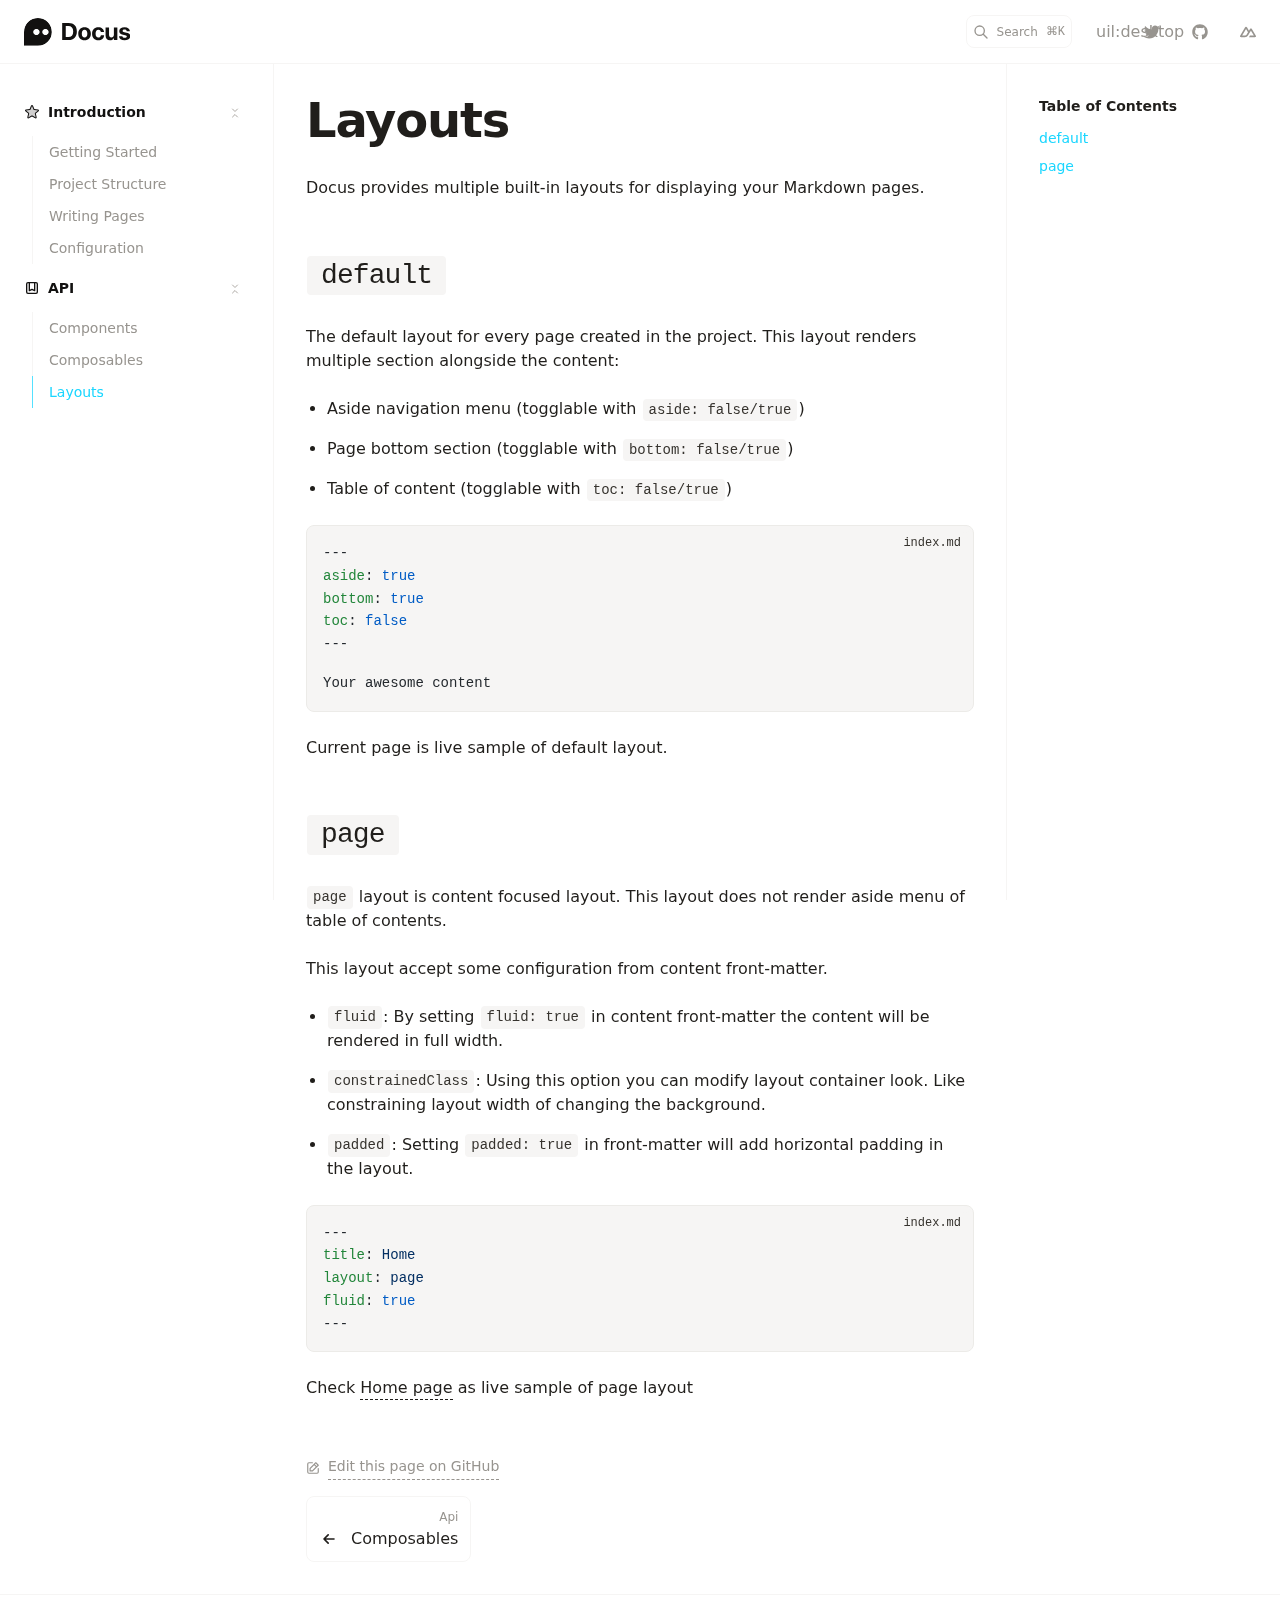
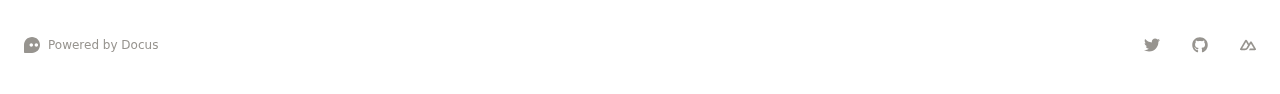
<file: api/layouts/index.html>
<!DOCTYPE html>
<html  lang="en">
<head><meta charset="utf-8">
<meta name="viewport" content="width=device-width, initial-scale=1">
<title>Layouts · Docus</title>
<meta name="twitter:card" content="summary_large_image">
<meta property="og:image" content="https://user-images.githubusercontent.com/904724/185365452-87b7ca7b-6030-4813-a2db-5e65c785bf88.png">
<meta property="og:title" content="Layouts">
<meta name="description" content="Docus provides multiple built-in layouts for displaying your Markdown pages.">
<meta property="og:description" content="Docus provides multiple built-in layouts for displaying your Markdown pages.">
<link rel="preload" as="fetch" crossorigin="anonymous" href="/api/layouts/_payload.json">
<link rel="stylesheet" href="/_nuxt/entry.487abf9f.css">
<link rel="stylesheet" href="/_nuxt/DocumentDrivenNotFound.cc823e2f.css">
<link rel="stylesheet" href="/_nuxt/ButtonLink.3e7aad1a.css">
<link rel="stylesheet" href="/_nuxt/DocsPageLayout.0d3384c5.css">
<link rel="stylesheet" href="/_nuxt/DocsAside.165e5b5c.css">
<link rel="stylesheet" href="/_nuxt/ProseCodeInline.a69ddccc.css">
<link rel="stylesheet" href="/_nuxt/Alert.1b68c7fb.css">
<link rel="stylesheet" href="/_nuxt/DocsPageBottom.f99f148d.css">
<link rel="stylesheet" href="/_nuxt/ProseA.5a9f544a.css">
<link rel="stylesheet" href="/_nuxt/DocsPrevNext.0ef16f0d.css">
<link rel="stylesheet" href="/_nuxt/DocsToc.7ba576b1.css">
<link rel="stylesheet" href="/_nuxt/DocsTocLinks.ba41dd9d.css">
<link rel="stylesheet" href="/_nuxt/ProseH1.a7fd5557.css">
<link rel="stylesheet" href="/_nuxt/ProseP.bd294274.css">
<link rel="stylesheet" href="/_nuxt/ProseH2.24a56e5e.css">
<link rel="stylesheet" href="/_nuxt/ProseUl.654adf30.css">
<link rel="stylesheet" href="/_nuxt/ProseLi.44bd6429.css">
<link rel="stylesheet" href="/_nuxt/ProsePre.e63e49c6.css">
<link rel="stylesheet" href="/_nuxt/ProseCode.36fcdb4a.css">
<link rel="modulepreload" as="script" crossorigin href="/_nuxt/entry.57aba948.js">
<link rel="modulepreload" as="script" crossorigin href="/_nuxt/document-driven.7c379f83.js">
<link rel="modulepreload" as="script" crossorigin href="/_nuxt/DocumentDrivenEmpty.53b6da7e.js">
<link rel="modulepreload" as="script" crossorigin href="/_nuxt/ContentRenderer.00fcf6e3.js">
<link rel="modulepreload" as="script" crossorigin href="/_nuxt/ContentRendererMarkdown.vue.968f82c2.js">
<link rel="modulepreload" as="script" crossorigin href="/_nuxt/DocumentDrivenNotFound.e6f69c20.js">
<link rel="modulepreload" as="script" crossorigin href="/_nuxt/ButtonLink.9392853a.js">
<link rel="modulepreload" as="script" crossorigin href="/_nuxt/slot.22de104c.js">
<link rel="modulepreload" as="script" crossorigin href="/_nuxt/node.676c5e99.js">
<link rel="modulepreload" as="script" crossorigin href="/_nuxt/IconDocus.f6d0e4cb.js">
<link rel="modulepreload" as="script" crossorigin href="/_nuxt/default.8c42beac.js">
<link rel="modulepreload" as="script" crossorigin href="/_nuxt/DocsPageLayout.51c2392b.js">
<link rel="modulepreload" as="script" crossorigin href="/_nuxt/DocsAside.facf4baf.js">
<link rel="modulepreload" as="script" crossorigin href="/_nuxt/ProseCodeInline.f3be2909.js">
<link rel="modulepreload" as="script" crossorigin href="/_nuxt/Alert.e907646a.js">
<link rel="modulepreload" as="script" crossorigin href="/_nuxt/DocsPageBottom.039ce72a.js">
<link rel="modulepreload" as="script" crossorigin href="/_nuxt/ProseA.5fcdc10f.js">
<link rel="modulepreload" as="script" crossorigin href="/_nuxt/EditOnLink.vue.94718340.js">
<link rel="modulepreload" as="script" crossorigin href="/_nuxt/DocsPrevNext.9032692d.js">
<link rel="modulepreload" as="script" crossorigin href="/_nuxt/DocsToc.9e0c3c6f.js">
<link rel="modulepreload" as="script" crossorigin href="/_nuxt/DocsTocLinks.ce08f387.js">
<link rel="modulepreload" as="script" crossorigin href="/_nuxt/ContentRendererMarkdown.bb642e78.js">
<link rel="modulepreload" as="script" crossorigin href="/_nuxt/EditOnLink.d3718cc8.js">
<link rel="modulepreload" as="script" crossorigin href="/_nuxt/ProseH1.c816f251.js">
<link rel="modulepreload" as="script" crossorigin href="/_nuxt/ProseP.8b811180.js">
<link rel="modulepreload" as="script" crossorigin href="/_nuxt/ProseH2.ed2f6aba.js">
<link rel="modulepreload" as="script" crossorigin href="/_nuxt/ProseUl.208f794f.js">
<link rel="modulepreload" as="script" crossorigin href="/_nuxt/ProseLi.b1ddc21f.js">
<link rel="modulepreload" as="script" crossorigin href="/_nuxt/ProsePre.a4fd3931.js">
<link rel="modulepreload" as="script" crossorigin href="/_nuxt/ProseCode.69604124.js">
<link rel="prefetch" as="style" href="/_nuxt/page.a8aa56b6.css">
<link rel="prefetch" as="script" crossorigin href="/_nuxt/page.9a369964.js">
<link rel="prefetch" as="script" crossorigin href="/_nuxt/client-db.862f1f2b.js">
<link rel="prefetch" as="style" href="/_nuxt/useStudio.1c77fe3b.css">
<link rel="prefetch" as="script" crossorigin href="/_nuxt/useStudio.a4963bea.js">
<link rel="prefetch" as="script" crossorigin href="/_nuxt/debug.712a4c26.js">
<link rel="prefetch" as="style" href="/_nuxt/error-404.7910d5ca.css">
<link rel="prefetch" as="script" crossorigin href="/_nuxt/error-404.a7913e45.js">
<link rel="prefetch" as="style" href="/_nuxt/error-500.1db01289.css">
<link rel="prefetch" as="script" crossorigin href="/_nuxt/error-500.0529cb13.js">
<script type="module" src="/_nuxt/entry.57aba948.js" crossorigin></script><style id="pinceau-runtime-hydratable">@media{.phy[--]{--puid:cWl2O9-v;}.pv-jnFl0_{padding-left:var(--elements-container-padding-mobile);padding-right:var(--elements-container-padding-mobile);}@media (min-width: 475px){.pv-jnFl0_{padding-left:var(--elements-container-padding-xs);padding-right:var(--elements-container-padding-xs);}}@media (min-width: 640px){.pv-jnFl0_{padding-left:var(--elements-container-padding-sm);padding-right:var(--elements-container-padding-sm);}}@media (min-width: 768px){.pv-jnFl0_{padding-left:var(--elements-container-padding-md);padding-right:var(--elements-container-padding-md);}}} @media{.phy[--]{--puid:5gEhoe-v;}.pv-8M1HT-{max-width:var(--elements-container-maxWidth);padding-left:var(--elements-container-padding-mobile);padding-right:var(--elements-container-padding-mobile);}@media (min-width: 475px){.pv-8M1HT-{padding-left:var(--elements-container-padding-xs);padding-right:var(--elements-container-padding-xs);}}@media (min-width: 640px){.pv-8M1HT-{padding-left:var(--elements-container-padding-sm);padding-right:var(--elements-container-padding-sm);}}@media (min-width: 768px){.pv-8M1HT-{padding-left:var(--elements-container-padding-md);padding-right:var(--elements-container-padding-md);}}} </style><style id="pinceau-theme">@media { :root {--pinceau-mq: initial; --docus-search-results-highlight-color: white;--docus-search-results-window-maxHeight: 100%;--docus-search-results-window-maxWidth: 640px;--docus-search-results-window-marginTop: 0;--docus-search-input-borderStyle: solid;--docus-search-input-borderWidth: 1px;--docus-search-backdropFilter: blur(24px);--docus-loadingBar-gradientColorStop3: #0047e1;--docus-loadingBar-gradientColorStop2: #34cdfe;--docus-loadingBar-gradientColorStop1: #00dc82;--docus-loadingBar-height: 3px;--docus-readableLine: 78ch;--docus-footer-height: 145px;--docus-header-height: 64px;--prose-code-inline-padding: 0.2rem 0.375rem 0.2rem 0.375rem;--prose-code-block-backdropFilter: contrast(1);--prose-code-block-border-style: solid;--prose-code-block-border-width: 1px;--prose-tbody-tr-borderBottom-style: dashed;--prose-tbody-tr-borderBottom-width: 1px;--prose-th-textAlign: inherit;--prose-thead-borderBottom-style: solid;--prose-thead-borderBottom-width: 1px;--prose-thead-border-style: solid;--prose-thead-border-width: 0px;--prose-table-textAlign: start;--prose-hr-width: 1px;--prose-hr-style: solid;--prose-li-listStylePosition: outside;--prose-ol-li-markerColor: currentColor;--prose-ol-paddingInlineStart: 21px;--prose-ol-listStyleType: decimal;--prose-ul-li-markerColor: currentColor;--prose-ul-paddingInlineStart: 21px;--prose-ul-listStyleType: disc;--prose-blockquote-border-style: solid;--prose-blockquote-border-width: 4px;--prose-blockquote-quotes: '201C' '201D' '2018' '2019';--prose-blockquote-paddingInlineStart: 24px;--prose-a-code-color-hover: currentColor;--prose-a-code-color-static: currentColor;--prose-a-hasCode-borderBottom: none;--prose-a-border-distance: 2px;--prose-a-border-color-hover: currentColor;--prose-a-border-color-static: currentColor;--prose-a-border-style-hover: solid;--prose-a-border-style-static: dashed;--prose-a-border-width: 1px;--prose-a-color-static: inherit;--prose-a-textDecoration: none;--prose-h6-margin: 3rem 0 2rem;--prose-h5-margin: 3rem 0 2rem;--prose-h4-margin: 3rem 0 2rem;--prose-h3-margin: 3rem 0 2rem;--prose-h2-margin: 3rem 0 2rem;--prose-h1-margin: 0 0 2rem;--typography-lead-loose: 2;--typography-lead-relaxed: 1.625;--typography-lead-normal: 1.5;--typography-lead-snug: 1.375;--typography-lead-tight: 1.25;--typography-lead-none: 1;--typography-lead-10: 2.5rem;--typography-lead-9: 2.25rem;--typography-lead-8: 2rem;--typography-lead-7: 1.75rem;--typography-lead-6: 1.5rem;--typography-lead-5: 1.25rem;--typography-lead-4: 1rem;--typography-lead-3: .75rem;--typography-lead-2: .5rem;--typography-lead-1: .025rem;--typography-fontWeight-black: 900;--typography-fontWeight-extrabold: 800;--typography-fontWeight-bold: 700;--typography-fontWeight-semibold: 600;--typography-fontWeight-medium: 500;--typography-fontWeight-normal: 400;--typography-fontWeight-light: 300;--typography-fontWeight-extralight: 200;--typography-fontWeight-thin: 100;--typography-fontSize-9xl: 128px;--typography-fontSize-8xl: 96px;--typography-fontSize-7xl: 72px;--typography-fontSize-6xl: 60px;--typography-fontSize-5xl: 48px;--typography-fontSize-4xl: 36px;--typography-fontSize-3xl: 30px;--typography-fontSize-2xl: 24px;--typography-fontSize-xl: 20px;--typography-fontSize-lg: 18px;--typography-fontSize-base: 16px;--typography-fontSize-sm: 14px;--typography-fontSize-xs: 12px;--typography-letterSpacing-wide: 0.025em;--typography-letterSpacing-tight: -0.025em;--typography-verticalMargin-base: 24px;--typography-verticalMargin-sm: 16px;--elements-border-secondary-hover: [object Object];--elements-backdrop-background: #fffc;--elements-backdrop-filter: saturate(200%) blur(20px);--elements-container-maxWidth: 80rem;--lead-loose: 2;--lead-relaxed: 1.625;--lead-normal: 1.5;--lead-snug: 1.375;--lead-tight: 1.25;--lead-none: 1;--lead-10: 2.5rem;--lead-9: 2.25rem;--lead-8: 2rem;--lead-7: 1.75rem;--lead-6: 1.5rem;--lead-5: 1.25rem;--lead-4: 1rem;--lead-3: .75rem;--lead-2: .5rem;--lead-1: .025rem;--letterSpacing-widest: 0.1em;--letterSpacing-wider: 0.05em;--letterSpacing-wide: 0.025em;--letterSpacing-normal: 0em;--letterSpacing-tight: -0.025em;--letterSpacing-tighter: -0.05em;--fontSize-9xl: 8rem;--fontSize-8xl: 6rem;--fontSize-7xl: 4.5rem;--fontSize-6xl: 3.75rem;--fontSize-5xl: 3rem;--fontSize-4xl: 2.25rem;--fontSize-3xl: 1.875rem;--fontSize-2xl: 1.5rem;--fontSize-xl: 1.25rem;--fontSize-lg: 1.125rem;--fontSize-base: 1rem;--fontSize-sm: 0.875rem;--fontSize-xs: 0.75rem;--fontWeight-black: 900;--fontWeight-extrabold: 800;--fontWeight-bold: 700;--fontWeight-semibold: 600;--fontWeight-medium: 500;--fontWeight-normal: 400;--fontWeight-light: 300;--fontWeight-extralight: 200;--fontWeight-thin: 100;--font-mono: ui-monospace, SFMono-Regular, Menlo, Monaco, Consolas, Liberation Mono, Courier New, monospace;--font-serif: ui-serif, Georgia, Cambria, Times New Roman, Times, serif;--font-sans: ui-sans-serif, system-ui, -apple-system, BlinkMacSystemFont, Segoe UI, Roboto, Helvetica Neue, Arial, Noto Sans, sans-serif, Apple Color Emoji, Segoe UI Emoji, Segoe UI Symbol, Noto Color Emoji;--opacity-total: 1;--opacity-high: 0.8;--opacity-medium: 0.5;--opacity-soft: 0.3;--opacity-light: 0.15;--opacity-bright: 0.1;--opacity-noOpacity: 0;--borderWidth-lg: 3px;--borderWidth-md: 2px;--borderWidth-sm: 1px;--borderWidth-noBorder: 0;--space-rem-875: 0.875rem;--space-rem-625: 0.625rem;--space-rem-375: 0.375rem;--space-rem-125: 0.125rem;--space-px: 1px;--space-128: 32rem;--space-96: 24rem;--space-80: 20rem;--space-72: 18rem;--space-64: 16rem;--space-60: 15rem;--space-56: 14rem;--space-52: 13rem;--space-48: 12rem;--space-44: 11rem;--space-40: 10rem;--space-36: 9rem;--space-32: 8rem;--space-28: 7rem;--space-24: 6rem;--space-20: 5rem;--space-16: 4rem;--space-14: 3.5rem;--space-12: 3rem;--space-11: 2.75rem;--space-10: 2.5rem;--space-9: 2.25rem;--space-8: 2rem;--space-7: 1.75rem;--space-6: 1.5rem;--space-5: 1.25rem;--space-4: 1rem;--space-3: 0.75rem;--space-2: 0.5rem;--space-1: 0.25rem;--space-0: 0px;--size-full: 100%;--size-7xl: 80rem;--size-6xl: 72rem;--size-5xl: 64rem;--size-4xl: 56rem;--size-3xl: 48rem;--size-2xl: 42rem;--size-xl: 36rem;--size-lg: 32rem;--size-md: 28rem;--size-sm: 24rem;--size-xs: 20rem;--size-200: 200px;--size-104: 104px;--size-80: 80px;--size-64: 64px;--size-56: 56px;--size-48: 48px;--size-40: 40px;--size-32: 32px;--size-24: 24px;--size-20: 20px;--size-16: 16px;--size-12: 12px;--size-8: 8px;--size-6: 6px;--size-4: 4px;--size-2: 2px;--size-0: 0px;--radii-full: 9999px;--radii-3xl: 1.75rem;--radii-2xl: 1.5rem;--radii-xl: 1rem;--radii-lg: 0.75rem;--radii-md: 0.5rem;--radii-sm: 0.375rem;--radii-xs: 0.25rem;--radii-2xs: 0.125rem;--radii-none: 0px;--shadow-none: 0px 0px 0px 0px transparent;--height-screen: 100vh;--width-screen: 100vw;--color-primary-900: #001A1F;--color-primary-800: #00232B;--color-primary-700: #024757;--color-primary-600: #09A0C1;--color-primary-500: #1AD6FF;--color-primary-400: #55E1FF;--color-primary-300: #82E3FF;--color-primary-200: #C5F2FF;--color-primary-100: #DCF7FF;--color-primary-50: #F1FCFF;--color-ruby-900: #380011;--color-ruby-800: #700021;--color-ruby-700: #a90032;--color-ruby-600: #e10043;--color-ruby-500: #ff1a5e;--color-ruby-400: #ff4079;--color-ruby-300: #ff6694;--color-ruby-200: #ff8dae;--color-ruby-100: #ffb3c9;--color-ruby-50: #ffd9e4;--color-pink-900: #380025;--color-pink-800: #70004b;--color-pink-700: #a90070;--color-pink-600: #e10095;--color-pink-500: #ff1ab2;--color-pink-400: #ff40bf;--color-pink-300: #ff66cc;--color-pink-200: #ff8dd8;--color-pink-100: #ffb3e5;--color-pink-50: #ffd9f2;--color-purple-900: #190038;--color-purple-800: #330070;--color-purple-700: #4c00a9;--color-purple-600: #6500e1;--color-purple-500: #811aff;--color-purple-400: #9640ff;--color-purple-300: #ab66ff;--color-purple-200: #c08dff;--color-purple-100: #d5b3ff;--color-purple-50: #ead9ff;--color-royalblue-900: #0b0531;--color-royalblue-800: #160a62;--color-royalblue-700: #211093;--color-royalblue-600: #2c15c4;--color-royalblue-500: #4127e8;--color-royalblue-400: #614bec;--color-royalblue-300: #806ff0;--color-royalblue-200: #a093f3;--color-royalblue-100: #c0b7f7;--color-royalblue-50: #dfdbfb;--color-indigoblue-900: #001238;--color-indigoblue-800: #002370;--color-indigoblue-700: #0035a9;--color-indigoblue-600: #0047e1;--color-indigoblue-500: #1a62ff;--color-indigoblue-400: #407cff;--color-indigoblue-300: #6696ff;--color-indigoblue-200: #8db0ff;--color-indigoblue-100: #b3cbff;--color-indigoblue-50: #d9e5ff;--color-blue-900: #00131D;--color-blue-800: #002235;--color-blue-700: #014267;--color-blue-600: #0069A6;--color-blue-500: #1AADFF;--color-blue-400: #64C7FF;--color-blue-300: #A1DDFF;--color-blue-200: #C6EAFF;--color-blue-100: #DFF3FF;--color-blue-50: #F2FAFF;--color-lightblue-900: #002e38;--color-lightblue-800: #005c70;--color-lightblue-700: #008aa9;--color-lightblue-600: #00b9e1;--color-lightblue-500: #1ad6ff;--color-lightblue-400: #40ddff;--color-lightblue-300: #66e4ff;--color-lightblue-200: #8deaff;--color-lightblue-100: #b3f1ff;--color-lightblue-50: #d9f8ff;--color-teal-900: #062a28;--color-teal-800: #0b544f;--color-teal-700: #117d77;--color-teal-600: #16a79e;--color-teal-500: #1cd1c6;--color-teal-400: #36e4da;--color-teal-300: #5fe9e1;--color-teal-200: #87efe9;--color-teal-100: #aff4f0;--color-teal-50: #d7faf8;--color-pear-900: #2a2b09;--color-pear-800: #545512;--color-pear-700: #7e801b;--color-pear-600: #a8aa24;--color-pear-500: #d0d32f;--color-pear-400: #d8da52;--color-pear-300: #e0e274;--color-pear-200: #e8e997;--color-pear-100: #eff0ba;--color-pear-50: #f7f8dc;--color-red-900: #1C0301;--color-red-800: #340A01;--color-red-700: #701704;--color-red-600: #BB2402;--color-red-500: #FF3B10;--color-red-400: #FF7353;--color-red-300: #FFA692;--color-red-200: #FFDED7;--color-red-100: #FFF3F0;--color-red-50: #FFF9F8;--color-orange-900: #381800;--color-orange-800: #702f00;--color-orange-700: #a94700;--color-orange-600: #e15e00;--color-orange-500: #ff7a1a;--color-orange-400: #ff9040;--color-orange-300: #ffa666;--color-orange-200: #ffbd8d;--color-orange-100: #ffd3b3;--color-orange-50: #ffe9d9;--color-yellow-900: #1B1500;--color-yellow-800: #292100;--color-yellow-700: #614E02;--color-yellow-600: #CBA408;--color-yellow-500: #FBCA05;--color-yellow-400: #FFDC4E;--color-yellow-300: #FFE372;--color-yellow-200: #FFF0B1;--color-yellow-100: #FFF6D3;--color-yellow-50: #FFFCEE;--color-green-900: #00190F;--color-green-800: #002817;--color-green-700: #006037;--color-green-600: #00B467;--color-green-500: #0DD885;--color-green-400: #3CEEA5;--color-green-300: #86FBCB;--color-green-200: #C3FFE6;--color-green-100: #DEFFF1;--color-green-50: #ECFFF7;--color-gray-900: #121110;--color-gray-800: #201E1B;--color-gray-700: #36332E;--color-gray-600: #67635D;--color-gray-500: #97948F;--color-gray-400: #ADA9A4;--color-gray-300: #DBD9D3;--color-gray-200: #ECEBE8;--color-gray-100: #F6F5F4;--color-gray-50: #FBFBFB;--color-black: #0B0A0A;--color-white: #ffffff;--media-portrait: only screen and (orientation: portrait);--media-landscape: only screen and (orientation: landscape);--media-rm: (prefers-reduced-motion: reduce);--media-2xl: (min-width: 1536px);--media-xl: (min-width: 1280px);--media-lg: (min-width: 1024px);--media-md: (min-width: 768px);--media-sm: (min-width: 640px);--media-xs: (min-width: 475px);--docus-search-results-highlight-backgroundColor: var(--color-primary-500);--docus-search-results-selected-backgroundColor: var(--color-gray-300);--docus-search-results-window-borderRadius: none;--docus-search-results-window-marginX: 0;--docus-search-input-backgroundColor: var(--color-gray-200);--docus-search-input-padding: var(--space-2) var(--space-4);--docus-search-input-gap: var(--space-2);--docus-search-input-fontSize: var(--fontSize-sm);--docus-search-input-borderColor: var(--color-gray-200);--docus-search-input-borderRadius: var(--radii-2xs);--docus-footer-padding: var(--space-4) 0;--docus-header-title-color-hover: var(--color-primary-500);--docus-header-title-color-static: var(--color-gray-900);--docus-header-title-fontWeight: var(--fontWeight-bold);--docus-header-title-fontSize: var(--fontSize-2xl);--docus-header-logo-height: var(--space-6);--docus-body-fontFamily: var(--font-sans);--docus-body-color: var(--color-gray-800);--docus-body-backgroundColor: var(--color-white);--prose-code-inline-fontWeight: var(--typography-fontWeight-normal);--prose-code-inline-fontSize: var(--typography-fontSize-sm);--prose-code-inline-borderRadius: var(--radii-xs);--prose-code-block-pre-padding: var(--typography-verticalMargin-sm);--prose-code-block-margin: var(--typography-verticalMargin-base) 0;--prose-code-block-fontSize: var(--typography-fontSize-sm);--prose-tbody-code-inline-fontSize: var(--typography-fontSize-sm);--prose-tbody-td-padding: var(--typography-verticalMargin-sm);--prose-th-fontWeight: var(--typography-fontWeight-semibold);--prose-th-padding: 0 var(--typography-verticalMargin-sm) var(--typography-verticalMargin-sm) var(--typography-verticalMargin-sm);--prose-table-lineHeight: var(--typography-lead-6);--prose-table-fontSize: var(--typography-fontSize-sm);--prose-table-margin: var(--typography-verticalMargin-base) 0;--prose-hr-margin: var(--typography-verticalMargin-base) 0;--prose-li-margin: var(--typography-verticalMargin-sm) 0;--prose-ol-margin: var(--typography-verticalMargin-base) 0;--prose-ul-margin: var(--typography-verticalMargin-base) 0;--prose-blockquote-margin: var(--typography-verticalMargin-base) 0;--prose-a-code-border-style: var(--prose-a-border-style-static);--prose-a-code-border-width: var(--prose-a-border-width);--prose-a-fontWeight: var(--typography-fontWeight-medium);--prose-img-margin: var(--typography-verticalMargin-base) 0;--prose-strong-fontWeight: var(--typography-fontWeight-semibold);--prose-h6-iconSize: var(--typography-fontSize-base);--prose-h6-fontWeight: var(--typography-fontWeight-semibold);--prose-h6-lineHeight: var(--typography-lead-normal);--prose-h6-fontSize: var(--typography-fontSize-lg);--prose-h5-iconSize: var(--typography-fontSize-lg);--prose-h5-fontWeight: var(--typography-fontWeight-semibold);--prose-h5-lineHeight: var(--typography-lead-snug);--prose-h5-fontSize: var(--typography-fontSize-xl);--prose-h4-iconSize: var(--typography-fontSize-lg);--prose-h4-letterSpacing: var(--typography-letterSpacing-tight);--prose-h4-fontWeight: var(--typography-fontWeight-semibold);--prose-h4-lineHeight: var(--typography-lead-snug);--prose-h4-fontSize: var(--typography-fontSize-2xl);--prose-h3-iconSize: var(--typography-fontSize-xl);--prose-h3-letterSpacing: var(--typography-letterSpacing-tight);--prose-h3-fontWeight: var(--typography-fontWeight-semibold);--prose-h3-lineHeight: var(--typography-lead-snug);--prose-h3-fontSize: var(--typography-fontSize-3xl);--prose-h2-iconSize: var(--typography-fontSize-2xl);--prose-h2-letterSpacing: var(--typography-letterSpacing-tight);--prose-h2-fontWeight: var(--typography-fontWeight-semibold);--prose-h2-lineHeight: var(--typography-lead-tight);--prose-h2-fontSize: var(--typography-fontSize-4xl);--prose-h1-iconSize: var(--typography-fontSize-3xl);--prose-h1-letterSpacing: var(--typography-letterSpacing-tight);--prose-h1-fontWeight: var(--typography-fontWeight-bold);--prose-h1-lineHeight: var(--typography-lead-tight);--prose-h1-fontSize: var(--typography-fontSize-5xl);--prose-p-br-margin: var(--typography-verticalMargin-base) 0 0 0;--prose-p-margin: var(--typography-verticalMargin-base) 0;--prose-p-lineHeight: var(--typography-lead-normal);--prose-p-fontSize: var(--typography-fontSize-base);--typography-color-secondary-900: var(--color-gray-900);--typography-color-secondary-800: var(--color-gray-800);--typography-color-secondary-700: var(--color-gray-700);--typography-color-secondary-600: var(--color-gray-600);--typography-color-secondary-500: var(--color-gray-500);--typography-color-secondary-400: var(--color-gray-400);--typography-color-secondary-300: var(--color-gray-300);--typography-color-secondary-200: var(--color-gray-200);--typography-color-secondary-100: var(--color-gray-100);--typography-color-secondary-50: var(--color-gray-50);--typography-color-primary-900: var(--color-primary-900);--typography-color-primary-800: var(--color-primary-800);--typography-color-primary-700: var(--color-primary-700);--typography-color-primary-600: var(--color-primary-600);--typography-color-primary-500: var(--color-primary-500);--typography-color-primary-400: var(--color-primary-400);--typography-color-primary-300: var(--color-primary-300);--typography-color-primary-200: var(--color-primary-200);--typography-color-primary-100: var(--color-primary-100);--typography-color-primary-50: var(--color-primary-50);--typography-font-code: var(--font-mono);--typography-font-body: var(--font-sans);--typography-font-display: var(--font-sans);--typography-body-backgroundColor: var(--color-white);--typography-body-color: var(--color-black);--elements-state-danger-borderColor-secondary: var(--color-red-200);--elements-state-danger-borderColor-primary: var(--color-red-100);--elements-state-danger-backgroundColor-secondary: var(--color-red-100);--elements-state-danger-backgroundColor-primary: var(--color-red-50);--elements-state-danger-color-secondary: var(--color-red-600);--elements-state-danger-color-primary: var(--color-red-500);--elements-state-warning-borderColor-secondary: var(--color-yellow-200);--elements-state-warning-borderColor-primary: var(--color-yellow-100);--elements-state-warning-backgroundColor-secondary: var(--color-yellow-100);--elements-state-warning-backgroundColor-primary: var(--color-yellow-50);--elements-state-warning-color-secondary: var(--color-yellow-700);--elements-state-warning-color-primary: var(--color-yellow-600);--elements-state-success-borderColor-secondary: var(--color-green-200);--elements-state-success-borderColor-primary: var(--color-green-100);--elements-state-success-backgroundColor-secondary: var(--color-green-100);--elements-state-success-backgroundColor-primary: var(--color-green-50);--elements-state-success-color-secondary: var(--color-green-600);--elements-state-success-color-primary: var(--color-green-500);--elements-state-info-borderColor-secondary: var(--color-blue-200);--elements-state-info-borderColor-primary: var(--color-blue-100);--elements-state-info-backgroundColor-secondary: var(--color-blue-100);--elements-state-info-backgroundColor-primary: var(--color-blue-50);--elements-state-info-color-secondary: var(--color-blue-600);--elements-state-info-color-primary: var(--color-blue-500);--elements-state-primary-borderColor-secondary: var(--color-primary-200);--elements-state-primary-borderColor-primary: var(--color-primary-100);--elements-state-primary-backgroundColor-secondary: var(--color-primary-100);--elements-state-primary-backgroundColor-primary: var(--color-primary-50);--elements-state-primary-color-secondary: var(--color-primary-700);--elements-state-primary-color-primary: var(--color-primary-600);--elements-surface-secondary-backgroundColor: var(--color-gray-200);--elements-surface-primary-backgroundColor: var(--color-gray-100);--elements-surface-background-base: var(--color-gray-100);--elements-border-secondary-static: var(--color-gray-200);--elements-border-primary-hover: var(--color-gray-200);--elements-border-primary-static: var(--color-gray-100);--elements-container-padding-md: var(--space-6);--elements-container-padding-sm: var(--space-6);--elements-container-padding-xs: var(--space-4);--elements-container-padding-mobile: var(--space-4);--elements-text-secondary-color-hover: var(--color-gray-700);--elements-text-secondary-color-static: var(--color-gray-500);--elements-text-primary-color-static: var(--color-gray-900);--text-6xl-lineHeight: var(--lead-none);--text-6xl-fontSize: var(--fontSize-6xl);--text-5xl-lineHeight: var(--lead-none);--text-5xl-fontSize: var(--fontSize-5xl);--text-4xl-lineHeight: var(--lead-10);--text-4xl-fontSize: var(--fontSize-4xl);--text-3xl-lineHeight: var(--lead-9);--text-3xl-fontSize: var(--fontSize-3xl);--text-2xl-lineHeight: var(--lead-8);--text-2xl-fontSize: var(--fontSize-2xl);--text-xl-lineHeight: var(--lead-7);--text-xl-fontSize: var(--fontSize-xl);--text-lg-lineHeight: var(--lead-7);--text-lg-fontSize: var(--fontSize-lg);--text-base-lineHeight: var(--lead-6);--text-base-fontSize: var(--fontSize-base);--text-sm-lineHeight: var(--lead-5);--text-sm-fontSize: var(--fontSize-sm);--text-xs-lineHeight: var(--lead-4);--text-xs-fontSize: var(--fontSize-xs);--color-shadow: var(--color-gray-400);--color-secondary-900: var(--color-gray-900);--color-secondary-800: var(--color-gray-800);--color-secondary-700: var(--color-gray-700);--color-secondary-600: var(--color-gray-600);--color-secondary-500: var(--color-gray-500);--color-secondary-400: var(--color-gray-400);--color-secondary-300: var(--color-gray-300);--color-secondary-200: var(--color-gray-200);--color-secondary-100: var(--color-gray-100);--color-secondary-50: var(--color-gray-50);--prose-code-inline-backgroundColor: var(--typography-color-secondary-100);--prose-code-inline-color: var(--typography-color-secondary-700);--prose-code-block-backgroundColor: var(--typography-color-secondary-100);--prose-code-block-color: var(--typography-color-secondary-700);--prose-code-block-border-color: var(--typography-color-secondary-200);--prose-tbody-tr-borderBottom-color: var(--typography-color-secondary-200);--prose-th-color: var(--typography-color-secondary-600);--prose-thead-borderBottom-color: var(--typography-color-secondary-200);--prose-thead-border-color: var(--typography-color-secondary-300);--prose-hr-color: var(--typography-color-secondary-200);--prose-blockquote-border-color: var(--typography-color-secondary-200);--prose-blockquote-color: var(--typography-color-secondary-500);--prose-a-code-background-hover: var(--typography-color-primary-50);--prose-a-code-border-color-hover: var(--typography-color-primary-500);--prose-a-code-border-color-static: var(--typography-color-secondary-400);--prose-a-color-hover: var(--typography-color-primary-500);--shadow-2xl: 0px 25px 50px -12px var(--color-shadow);--shadow-xl: 0px 20px 25px -5px var(--color-shadow), 0px 8px 10px -6px var(--color-shadow);--shadow-lg: 0px 10px 15px -3px var(--color-shadow), 0px 4px 6px -4px var(--color-shadow);--shadow-md: 0px 4px 6px -1px var(--color-shadow), 0px 2px 4px -2px var(--color-shadow);--shadow-sm: 0px 1px 3px 0px var(--color-shadow), 0px 1px 2px -1px var(--color-shadow);--shadow-xs: 0px 1px 2px 0px var(--color-shadow); } }@media { :root.dark {--pinceau-mq: dark; --prose-code-block-backdropFilter: contrast(1);--prose-ol-li-markerColor: currentColor;--prose-ul-li-markerColor: currentColor;--prose-a-code-color-hover: currentColor;--prose-a-code-color-static: currentColor;--prose-a-border-color-hover: currentColor;--prose-a-border-color-static: currentColor;--prose-a-color-static: inherit;--elements-backdrop-background: #0c0d0ccc;--docus-search-results-selected-backgroundColor: var(--color-gray-700);--docus-search-input-backgroundColor: var(--color-gray-800);--docus-search-input-borderColor: transparent;--docus-header-title-color-static: var(--color-gray-100);--docus-body-color: var(--color-gray-200);--docus-body-backgroundColor: var(--color-black);--typography-body-backgroundColor: var(--color-black);--typography-body-color: var(--color-white);--elements-state-danger-borderColor-secondary: var(--color-red-700);--elements-state-danger-borderColor-primary: var(--color-red-800);--elements-state-danger-backgroundColor-secondary: var(--color-red-800);--elements-state-danger-backgroundColor-primary: var(--color-red-900);--elements-state-danger-color-secondary: var(--color-red-200);--elements-state-danger-color-primary: var(--color-red-300);--elements-state-warning-borderColor-secondary: var(--color-yellow-700);--elements-state-warning-borderColor-primary: var(--color-yellow-800);--elements-state-warning-backgroundColor-secondary: var(--color-yellow-800);--elements-state-warning-backgroundColor-primary: var(--color-yellow-900);--elements-state-warning-color-secondary: var(--color-yellow-200);--elements-state-warning-color-primary: var(--color-yellow-400);--elements-state-success-borderColor-secondary: var(--color-green-700);--elements-state-success-borderColor-primary: var(--color-green-800);--elements-state-success-backgroundColor-secondary: var(--color-green-800);--elements-state-success-backgroundColor-primary: var(--color-green-900);--elements-state-success-color-secondary: var(--color-green-200);--elements-state-success-color-primary: var(--color-green-400);--elements-state-info-borderColor-secondary: var(--color-blue-700);--elements-state-info-borderColor-primary: var(--color-blue-800);--elements-state-info-backgroundColor-secondary: var(--color-blue-800);--elements-state-info-backgroundColor-primary: var(--color-blue-900);--elements-state-info-color-secondary: var(--color-blue-200);--elements-state-info-color-primary: var(--color-blue-400);--elements-state-primary-borderColor-secondary: var(--color-primary-700);--elements-state-primary-borderColor-primary: var(--color-primary-800);--elements-state-primary-backgroundColor-secondary: var(--color-primary-800);--elements-state-primary-backgroundColor-primary: var(--color-primary-900);--elements-state-primary-color-secondary: var(--color-primary-200);--elements-state-primary-color-primary: var(--color-primary-400);--elements-surface-secondary-backgroundColor: var(--color-gray-800);--elements-surface-primary-backgroundColor: var(--color-gray-900);--elements-surface-background-base: var(--color-gray-900);--elements-border-secondary-static: var(--color-gray-800);--elements-border-primary-hover: var(--color-gray-800);--elements-border-primary-static: var(--color-gray-900);--elements-text-secondary-color-hover: var(--color-gray-200);--elements-text-secondary-color-static: var(--color-gray-400);--elements-text-primary-color-static: var(--color-gray-50);--color-shadow: var(--color-gray-800);--prose-code-inline-backgroundColor: var(--typography-color-secondary-800);--prose-code-inline-color: var(--typography-color-secondary-200);--prose-code-block-backgroundColor: var(--typography-color-secondary-900);--prose-code-block-color: var(--typography-color-secondary-200);--prose-code-block-border-color: var(--typography-color-secondary-800);--prose-tbody-tr-borderBottom-color: var(--typography-color-secondary-800);--prose-th-color: var(--typography-color-secondary-400);--prose-thead-borderBottom-color: var(--typography-color-secondary-800);--prose-thead-border-color: var(--typography-color-secondary-600);--prose-hr-color: var(--typography-color-secondary-800);--prose-blockquote-border-color: var(--typography-color-secondary-700);--prose-blockquote-color: var(--typography-color-secondary-400);--prose-a-code-background-hover: var(--typography-color-primary-900);--prose-a-code-border-color-hover: var(--typography-color-primary-600);--prose-a-code-border-color-static: var(--typography-color-secondary-600);--prose-a-color-hover: var(--typography-color-primary-400); } }@media (min-width: 640px) { :root {--pinceau-mq: sm; --docus-search-results-window-maxHeight: 320px;--docus-search-results-window-marginTop: 20vh;--docus-footer-height: 100px;--docus-search-results-window-borderRadius: var(--radii-xs);--docus-search-results-window-marginX: var(--space-4);--docus-header-logo-height: var(--space-7); } }</style><script>"use strict";(()=>{const a=window,e=document.documentElement,m=["dark","light"],c=window.localStorage.getItem("nuxt-color-mode")||"system";let n=c==="system"?f():c;const l=e.getAttribute("data-color-mode-forced");l&&(n=l),i(n),a["__NUXT_COLOR_MODE__"]={preference:c,value:n,getColorScheme:f,addColorScheme:i,removeColorScheme:d};function i(o){const t=""+o+"",s="theme";e.classList?e.classList.add(t):e.className+=" "+t,s&&e.setAttribute("data-"+s,o)}function d(o){const t=""+o+"",s="theme";e.classList?e.classList.remove(t):e.className=e.className.replace(new RegExp(t,"g"),""),s&&e.removeAttribute("data-"+s)}function r(o){return a.matchMedia("(prefers-color-scheme"+o+")")}function f(){if(a.matchMedia&&r("").media!=="not all"){for(const o of m)if(r(":"+o).matches)return o}return"light"}})();
</script></head>
<body ><!----><!--teleport anchor--><!----><!--teleport anchor--><div id="__nuxt"><div class="app-layout" data-v-525fbeca><div class="nuxt-progress" style="width:0%;opacity:0;background-size:Infinity% auto;" data-v-525fbeca></div><header class="has-dialog" data-v-525fbeca data-v-c82311d7><div class="container pv-jnFl0_ pc-cWl2O9" data-v-c82311d7 data-v-22217919><!--[--><div class="section left" data-v-c82311d7><!--[--><button aria-label="Menu" data-v-c0028319><svg xmlns="http://www.w3.org/2000/svg" xmlns:xlink="http://www.w3.org/1999/xlink" role="img" class="icon" data-v-c0028319 style="" width="1em" height="1em" viewBox="0 0 24 24" data-v-41f0f5bc><path fill="none" stroke="currentColor" stroke-linecap="round" stroke-linejoin="round" stroke-width="2" d="M4 6h16M4 12h16M4 18h16"/></svg></button><!--teleport start--><!--teleport end--><!--]--><a href="/" class="navbar-logo" aria-label="Docus" data-v-c82311d7 data-v-a6054caf><span class="logo" data-v-a6054caf><svg viewbox="0 0 167 44" fill="none" xmlns="http://www.w3.org/2000/svg" data-v-a6054caf data-v-d9fc217c><path d="M60 34.5945H70.2569C78.3172 34.5945 83.064 29.6369 83.064 21.1959V21.159C83.064 12.7365 78.2986 8 70.2569 8H60V34.5945ZM65.6217 29.987V12.5891H69.5867C74.5197 12.5891 77.3306 15.63 77.3306 21.1775V21.2143C77.3306 26.9645 74.6128 29.987 69.5867 29.987H65.6217Z" fill="currentColor" data-v-d9fc217c></path><path d="M95.1966 35C101.228 35 105.081 31.1666 105.081 24.716V24.6792C105.081 18.284 101.153 14.4321 95.178 14.4321C89.2211 14.4321 85.312 18.3208 85.312 24.6792V24.716C85.312 31.1481 89.1281 35 95.1966 35ZM95.2152 30.7795C92.5346 30.7795 90.8407 28.5863 90.8407 24.716V24.6792C90.8407 20.8642 92.5532 18.6526 95.178 18.6526C97.8213 18.6526 99.5525 20.8642 99.5525 24.6792V24.716C99.5525 28.5679 97.8585 30.7795 95.2152 30.7795Z" fill="currentColor" data-v-d9fc217c></path><path d="M116.823 35C122.147 35 125.59 31.7195 125.851 27.4068V27.2962H120.788L120.769 27.4621C120.397 29.4526 119.038 30.7795 116.86 30.7795C114.179 30.7795 112.504 28.5863 112.504 24.716V24.6976C112.504 20.9195 114.179 18.6526 116.841 18.6526C119.094 18.6526 120.415 20.0901 120.751 21.97L120.788 22.1358H125.832V22.0068C125.628 17.7311 122.184 14.4321 116.767 14.4321C110.792 14.4321 106.975 18.3577 106.975 24.6792V24.6976C106.975 31.0744 110.736 35 116.823 35Z" fill="currentColor" data-v-d9fc217c></path><path d="M135.08 35C138.095 35 140.143 33.5993 141.167 31.3324H141.278V34.5945H146.714V14.8375H141.278V26.1904C141.278 28.7706 139.733 30.5399 137.295 30.5399C134.856 30.5399 133.628 29.0471 133.628 26.4669V14.8375H128.192V27.5911C128.192 32.2171 130.687 35 135.08 35Z" fill="currentColor" data-v-d9fc217c></path><path d="M158.27 35C163.407 35 167 32.4567 167 28.5863V28.5679C167 25.656 165.287 24.0341 161.118 23.1679L157.73 22.4491C155.719 22.0253 155.031 21.3618 155.031 20.3481V20.3297C155.031 19.058 156.203 18.2287 158.083 18.2287C160.094 18.2287 161.267 19.2976 161.453 20.7167L161.471 20.8642H166.479V20.6799C166.348 17.215 163.389 14.4321 158.083 14.4321C153.001 14.4321 149.725 16.8648 149.725 20.6246V20.643C149.725 23.5918 151.68 25.5085 155.552 26.3195L158.94 27.0198C160.894 27.4437 161.564 28.0519 161.564 29.1024V29.1208C161.564 30.3925 160.317 31.185 158.27 31.185C156.092 31.185 154.919 30.2819 154.565 28.7338L154.528 28.5679H149.223L149.241 28.7338C149.669 32.4751 152.741 35 158.27 35Z" fill="currentColor" data-v-d9fc217c></path><mask id="mask0_109_36" style="mask-type:alpha;" maskUnits="userSpaceOnUse" x="0" y="0" width="44" height="44" data-v-d9fc217c><path fill-rule="evenodd" clip-rule="evenodd" d="M0 21.8104C0 9.76479 9.80347 0 21.8967 0C33.99 0 43.7935 9.76479 43.7935 21.8104C43.7935 33.8559 33.99 43.6207 21.8967 43.6207H0V21.8104ZM19.5294 17.0944C22.1442 17.0944 24.2641 19.2059 24.2641 21.8104C24.2641 24.4148 22.1442 26.526 19.5294 26.526C16.9147 26.526 14.7948 24.4148 14.7948 21.8101C14.7948 19.2059 16.9147 17.0944 19.5294 17.0944V17.0944ZM38.4674 21.8104C38.4674 19.2059 36.3475 17.0944 33.7328 17.0944C31.1183 17.0944 28.9984 19.2059 28.9984 21.8104C28.9984 24.4148 31.1183 26.526 33.7328 26.526C36.3475 26.526 38.4674 24.4148 38.4674 21.8101V21.8104Z" fill="white" data-v-d9fc217c></path></mask><g mask="url(#mask0_109_36)" data-v-d9fc217c><path fill-rule="evenodd" clip-rule="evenodd" d="M0 21.8104C0 9.76479 9.80347 0 21.8967 0C33.99 0 43.7935 9.76479 43.7935 21.8104C43.7935 33.8559 33.99 43.6207 21.8967 43.6207H0V21.8104ZM19.5294 17.0944C22.1442 17.0944 24.2641 19.2059 24.2641 21.8104C24.2641 24.4148 22.1442 26.526 19.5294 26.526C16.9147 26.526 14.7948 24.4148 14.7948 21.8101C14.7948 19.2059 16.9147 17.0944 19.5294 17.0944V17.0944ZM38.4674 21.8104C38.4674 19.2059 36.3475 17.0944 33.7328 17.0944C31.1183 17.0944 28.9984 19.2059 28.9984 21.8104C28.9984 24.4148 31.1183 26.526 33.7328 26.526C36.3475 26.526 38.4674 24.4148 38.4674 21.8101V21.8104Z" fill="currentColor" data-v-d9fc217c></path><path d="M9.9987e-06 43.6206H-0.156525V43.7762H9.9987e-06V43.6206ZM21.8967 -0.156006C9.71704 -0.156006 -0.156525 9.67861 -0.156525 21.8106H0.156545C0.156545 9.8508 9.88991 0.155828 21.8967 0.155828V-0.156006ZM43.9497 21.8103C43.9497 9.67861 34.0764 -0.156006 21.8967 -0.156006V0.155828C33.9036 0.155828 43.6369 9.8508 43.6369 21.8103H43.9497ZM21.8967 43.7762C34.0764 43.7762 43.9497 33.9419 43.9497 21.8103H43.6369C43.6369 33.7697 33.9036 43.4647 21.8967 43.4647V43.7762V43.7762ZM9.9987e-06 43.7762H21.8967V43.4647H9.9987e-06V43.7762ZM-0.156525 21.8103V43.6206H0.156545V21.8103H-0.156525ZM24.4203 21.8103C24.4203 19.1197 22.2306 16.9387 19.5294 16.9387V17.2502C22.0577 17.2502 24.1075 19.2916 24.1075 21.8103H24.4203V21.8103ZM19.5294 26.6816C22.2306 26.6816 24.4203 24.5005 24.4203 21.8103H24.1075C24.1075 24.3286 22.058 26.37 19.5294 26.37V26.6816V26.6816ZM14.6385 21.8106C14.6385 24.5008 16.8282 26.6819 19.5294 26.6819V26.3703C17.0011 26.3703 14.9513 24.3289 14.9513 21.8106H14.6385ZM19.5297 16.9387C16.8285 16.9387 14.6388 19.1197 14.6388 21.8103H14.9516C14.9516 19.2916 17.0011 17.2502 19.5297 17.2502V16.9387ZM33.7331 17.2502C36.2617 17.2502 38.3112 19.2916 38.3112 21.8103H38.624C38.624 19.1197 36.4343 16.9387 33.7331 16.9387V17.2502V17.2502ZM29.155 21.8103C29.155 19.2916 31.2045 17.2502 33.7328 17.2502V16.9387C31.0319 16.9387 28.8422 19.1197 28.8422 21.8103H29.155ZM33.7328 26.37C31.2045 26.37 29.155 24.3286 29.155 21.8103H28.8422C28.8422 24.5005 31.0319 26.6816 33.7328 26.6816V26.37ZM38.3109 21.8106C38.3109 24.3289 36.2614 26.3703 33.7328 26.3703V26.6819C36.434 26.6819 38.6237 24.5008 38.6237 21.8106H38.3109Z" fill="currentColor" data-v-d9fc217c></path></g></svg></span></a></div><div class="section center" data-v-c82311d7><a href="/" class="navbar-logo" aria-label="Docus" data-v-c82311d7 data-v-a6054caf><span class="logo" data-v-a6054caf><svg viewbox="0 0 167 44" fill="none" xmlns="http://www.w3.org/2000/svg" data-v-a6054caf data-v-d9fc217c><path d="M60 34.5945H70.2569C78.3172 34.5945 83.064 29.6369 83.064 21.1959V21.159C83.064 12.7365 78.2986 8 70.2569 8H60V34.5945ZM65.6217 29.987V12.5891H69.5867C74.5197 12.5891 77.3306 15.63 77.3306 21.1775V21.2143C77.3306 26.9645 74.6128 29.987 69.5867 29.987H65.6217Z" fill="currentColor" data-v-d9fc217c></path><path d="M95.1966 35C101.228 35 105.081 31.1666 105.081 24.716V24.6792C105.081 18.284 101.153 14.4321 95.178 14.4321C89.2211 14.4321 85.312 18.3208 85.312 24.6792V24.716C85.312 31.1481 89.1281 35 95.1966 35ZM95.2152 30.7795C92.5346 30.7795 90.8407 28.5863 90.8407 24.716V24.6792C90.8407 20.8642 92.5532 18.6526 95.178 18.6526C97.8213 18.6526 99.5525 20.8642 99.5525 24.6792V24.716C99.5525 28.5679 97.8585 30.7795 95.2152 30.7795Z" fill="currentColor" data-v-d9fc217c></path><path d="M116.823 35C122.147 35 125.59 31.7195 125.851 27.4068V27.2962H120.788L120.769 27.4621C120.397 29.4526 119.038 30.7795 116.86 30.7795C114.179 30.7795 112.504 28.5863 112.504 24.716V24.6976C112.504 20.9195 114.179 18.6526 116.841 18.6526C119.094 18.6526 120.415 20.0901 120.751 21.97L120.788 22.1358H125.832V22.0068C125.628 17.7311 122.184 14.4321 116.767 14.4321C110.792 14.4321 106.975 18.3577 106.975 24.6792V24.6976C106.975 31.0744 110.736 35 116.823 35Z" fill="currentColor" data-v-d9fc217c></path><path d="M135.08 35C138.095 35 140.143 33.5993 141.167 31.3324H141.278V34.5945H146.714V14.8375H141.278V26.1904C141.278 28.7706 139.733 30.5399 137.295 30.5399C134.856 30.5399 133.628 29.0471 133.628 26.4669V14.8375H128.192V27.5911C128.192 32.2171 130.687 35 135.08 35Z" fill="currentColor" data-v-d9fc217c></path><path d="M158.27 35C163.407 35 167 32.4567 167 28.5863V28.5679C167 25.656 165.287 24.0341 161.118 23.1679L157.73 22.4491C155.719 22.0253 155.031 21.3618 155.031 20.3481V20.3297C155.031 19.058 156.203 18.2287 158.083 18.2287C160.094 18.2287 161.267 19.2976 161.453 20.7167L161.471 20.8642H166.479V20.6799C166.348 17.215 163.389 14.4321 158.083 14.4321C153.001 14.4321 149.725 16.8648 149.725 20.6246V20.643C149.725 23.5918 151.68 25.5085 155.552 26.3195L158.94 27.0198C160.894 27.4437 161.564 28.0519 161.564 29.1024V29.1208C161.564 30.3925 160.317 31.185 158.27 31.185C156.092 31.185 154.919 30.2819 154.565 28.7338L154.528 28.5679H149.223L149.241 28.7338C149.669 32.4751 152.741 35 158.27 35Z" fill="currentColor" data-v-d9fc217c></path><mask id="mask0_109_36" style="mask-type:alpha;" maskUnits="userSpaceOnUse" x="0" y="0" width="44" height="44" data-v-d9fc217c><path fill-rule="evenodd" clip-rule="evenodd" d="M0 21.8104C0 9.76479 9.80347 0 21.8967 0C33.99 0 43.7935 9.76479 43.7935 21.8104C43.7935 33.8559 33.99 43.6207 21.8967 43.6207H0V21.8104ZM19.5294 17.0944C22.1442 17.0944 24.2641 19.2059 24.2641 21.8104C24.2641 24.4148 22.1442 26.526 19.5294 26.526C16.9147 26.526 14.7948 24.4148 14.7948 21.8101C14.7948 19.2059 16.9147 17.0944 19.5294 17.0944V17.0944ZM38.4674 21.8104C38.4674 19.2059 36.3475 17.0944 33.7328 17.0944C31.1183 17.0944 28.9984 19.2059 28.9984 21.8104C28.9984 24.4148 31.1183 26.526 33.7328 26.526C36.3475 26.526 38.4674 24.4148 38.4674 21.8101V21.8104Z" fill="white" data-v-d9fc217c></path></mask><g mask="url(#mask0_109_36)" data-v-d9fc217c><path fill-rule="evenodd" clip-rule="evenodd" d="M0 21.8104C0 9.76479 9.80347 0 21.8967 0C33.99 0 43.7935 9.76479 43.7935 21.8104C43.7935 33.8559 33.99 43.6207 21.8967 43.6207H0V21.8104ZM19.5294 17.0944C22.1442 17.0944 24.2641 19.2059 24.2641 21.8104C24.2641 24.4148 22.1442 26.526 19.5294 26.526C16.9147 26.526 14.7948 24.4148 14.7948 21.8101C14.7948 19.2059 16.9147 17.0944 19.5294 17.0944V17.0944ZM38.4674 21.8104C38.4674 19.2059 36.3475 17.0944 33.7328 17.0944C31.1183 17.0944 28.9984 19.2059 28.9984 21.8104C28.9984 24.4148 31.1183 26.526 33.7328 26.526C36.3475 26.526 38.4674 24.4148 38.4674 21.8101V21.8104Z" fill="currentColor" data-v-d9fc217c></path><path d="M9.9987e-06 43.6206H-0.156525V43.7762H9.9987e-06V43.6206ZM21.8967 -0.156006C9.71704 -0.156006 -0.156525 9.67861 -0.156525 21.8106H0.156545C0.156545 9.8508 9.88991 0.155828 21.8967 0.155828V-0.156006ZM43.9497 21.8103C43.9497 9.67861 34.0764 -0.156006 21.8967 -0.156006V0.155828C33.9036 0.155828 43.6369 9.8508 43.6369 21.8103H43.9497ZM21.8967 43.7762C34.0764 43.7762 43.9497 33.9419 43.9497 21.8103H43.6369C43.6369 33.7697 33.9036 43.4647 21.8967 43.4647V43.7762V43.7762ZM9.9987e-06 43.7762H21.8967V43.4647H9.9987e-06V43.7762ZM-0.156525 21.8103V43.6206H0.156545V21.8103H-0.156525ZM24.4203 21.8103C24.4203 19.1197 22.2306 16.9387 19.5294 16.9387V17.2502C22.0577 17.2502 24.1075 19.2916 24.1075 21.8103H24.4203V21.8103ZM19.5294 26.6816C22.2306 26.6816 24.4203 24.5005 24.4203 21.8103H24.1075C24.1075 24.3286 22.058 26.37 19.5294 26.37V26.6816V26.6816ZM14.6385 21.8106C14.6385 24.5008 16.8282 26.6819 19.5294 26.6819V26.3703C17.0011 26.3703 14.9513 24.3289 14.9513 21.8106H14.6385ZM19.5297 16.9387C16.8285 16.9387 14.6388 19.1197 14.6388 21.8103H14.9516C14.9516 19.2916 17.0011 17.2502 19.5297 17.2502V16.9387ZM33.7331 17.2502C36.2617 17.2502 38.3112 19.2916 38.3112 21.8103H38.624C38.624 19.1197 36.4343 16.9387 33.7331 16.9387V17.2502V17.2502ZM29.155 21.8103C29.155 19.2916 31.2045 17.2502 33.7328 17.2502V16.9387C31.0319 16.9387 28.8422 19.1197 28.8422 21.8103H29.155ZM33.7328 26.37C31.2045 26.37 29.155 24.3286 29.155 21.8103H28.8422C28.8422 24.5005 31.0319 26.6816 33.7328 26.6816V26.37ZM38.3109 21.8106C38.3109 24.3289 36.2614 26.3703 33.7328 26.3703V26.6819C36.434 26.6819 38.6237 24.5008 38.6237 21.8106H38.3109Z" fill="currentColor" data-v-d9fc217c></path></g></svg></span></a><!----></div><div class="section right" data-v-c82311d7><!--[--><button type="button" aria-label="Search" data-v-ac2df6ea><span class="content" data-v-ac2df6ea><svg xmlns="http://www.w3.org/2000/svg" xmlns:xlink="http://www.w3.org/1999/xlink" aria-hidden="true" role="img" class="icon" data-v-ac2df6ea style="" width="1em" height="1em" viewBox="0 0 24 24" data-v-41f0f5bc><path fill="none" stroke="currentColor" stroke-linecap="round" stroke-linejoin="round" stroke-width="2" d="m21 21l-6-6m2-5a7 7 0 1 1-14 0a7 7 0 0 1 14 0Z"/></svg><span data-v-ac2df6ea>Search</span><span data-v-ac2df6ea><kbd data-v-ac2df6ea>⌘</kbd><kbd data-v-ac2df6ea>K</kbd></span></span></button><!--teleport start--><!--teleport end--><!--]--><button aria-label="Color Mode" data-v-c82311d7 data-v-3a45437e><span data-v-3a45437e>...</span></button><div class="social-icons" data-v-c82311d7><!--[--><a href="https://twitter.com/nuxt_js" rel="noopener noreferrer" target="_blank" title="nuxt_js" aria-label="nuxt_js" data-v-09f4492b><svg xmlns="http://www.w3.org/2000/svg" xmlns:xlink="http://www.w3.org/1999/xlink" aria-hidden="true" role="img" class="icon" data-v-09f4492b style="" width="1em" height="1em" viewBox="0 0 512 512" data-v-41f0f5bc><path fill="currentColor" d="M459.37 151.716c.325 4.548.325 9.097.325 13.645c0 138.72-105.583 298.558-298.558 298.558c-59.452 0-114.68-17.219-161.137-47.106c8.447.974 16.568 1.299 25.34 1.299c49.055 0 94.213-16.568 130.274-44.832c-46.132-.975-84.792-31.188-98.112-72.772c6.498.974 12.995 1.624 19.818 1.624c9.421 0 18.843-1.3 27.614-3.573c-48.081-9.747-84.143-51.98-84.143-102.985v-1.299c13.969 7.797 30.214 12.67 47.431 13.319c-28.264-18.843-46.781-51.005-46.781-87.391c0-19.492 5.197-37.36 14.294-52.954c51.655 63.675 129.3 105.258 216.365 109.807c-1.624-7.797-2.599-15.918-2.599-24.04c0-57.828 46.782-104.934 104.934-104.934c30.213 0 57.502 12.67 76.67 33.137c23.715-4.548 46.456-13.32 66.599-25.34c-7.798 24.366-24.366 44.833-46.132 57.827c21.117-2.273 41.584-8.122 60.426-16.243c-14.292 20.791-32.161 39.308-52.628 54.253z"/></svg></a><a href="https://github.com/nuxt-themes/docus" rel="noopener noreferrer" target="_blank" title="nuxt-themes/docus" aria-label="nuxt-themes/docus" data-v-09f4492b><svg xmlns="http://www.w3.org/2000/svg" xmlns:xlink="http://www.w3.org/1999/xlink" aria-hidden="true" role="img" class="icon" data-v-09f4492b style="" width="1em" height="1em" viewBox="0 0 496 512" data-v-41f0f5bc><path fill="currentColor" d="M165.9 397.4c0 2-2.3 3.6-5.2 3.6c-3.3.3-5.6-1.3-5.6-3.6c0-2 2.3-3.6 5.2-3.6c3-.3 5.6 1.3 5.6 3.6zm-31.1-4.5c-.7 2 1.3 4.3 4.3 4.9c2.6 1 5.6 0 6.2-2s-1.3-4.3-4.3-5.2c-2.6-.7-5.5.3-6.2 2.3zm44.2-1.7c-2.9.7-4.9 2.6-4.6 4.9c.3 2 2.9 3.3 5.9 2.6c2.9-.7 4.9-2.6 4.6-4.6c-.3-1.9-3-3.2-5.9-2.9zM244.8 8C106.1 8 0 113.3 0 252c0 110.9 69.8 205.8 169.5 239.2c12.8 2.3 17.3-5.6 17.3-12.1c0-6.2-.3-40.4-.3-61.4c0 0-70 15-84.7-29.8c0 0-11.4-29.1-27.8-36.6c0 0-22.9-15.7 1.6-15.4c0 0 24.9 2 38.6 25.8c21.9 38.6 58.6 27.5 72.9 20.9c2.3-16 8.8-27.1 16-33.7c-55.9-6.2-112.3-14.3-112.3-110.5c0-27.5 7.6-41.3 23.6-58.9c-2.6-6.5-11.1-33.3 2.6-67.9c20.9-6.5 69 27 69 27c20-5.6 41.5-8.5 62.8-8.5s42.8 2.9 62.8 8.5c0 0 48.1-33.6 69-27c13.7 34.7 5.2 61.4 2.6 67.9c16 17.7 25.8 31.5 25.8 58.9c0 96.5-58.9 104.2-114.8 110.5c9.2 7.9 17 22.9 17 46.4c0 33.7-.3 75.4-.3 83.6c0 6.5 4.6 14.4 17.3 12.1C428.2 457.8 496 362.9 496 252C496 113.3 383.5 8 244.8 8zM97.2 352.9c-1.3 1-1 3.3.7 5.2c1.6 1.6 3.9 2.3 5.2 1c1.3-1 1-3.3-.7-5.2c-1.6-1.6-3.9-2.3-5.2-1zm-10.8-8.1c-.7 1.3.3 2.9 2.3 3.9c1.6 1 3.6.7 4.3-.7c.7-1.3-.3-2.9-2.3-3.9c-2-.6-3.6-.3-4.3.7zm32.4 35.6c-1.6 1.3-1 4.3 1.3 6.2c2.3 2.3 5.2 2.6 6.5 1c1.3-1.3.7-4.3-1.3-6.2c-2.2-2.3-5.2-2.6-6.5-1zm-11.4-14.7c-1.6 1-1.6 3.6 0 5.9c1.6 2.3 4.3 3.3 5.6 2.3c1.6-1.3 1.6-3.9 0-6.2c-1.4-2.3-4-3.3-5.6-2z"/></svg></a><a href="https://nuxt.com" rel="noopener noreferrer" target="_blank" title="Nuxt" aria-label="Nuxt" data-v-09f4492b><svg xmlns="http://www.w3.org/2000/svg" xmlns:xlink="http://www.w3.org/1999/xlink" aria-hidden="true" role="img" class="icon" data-v-09f4492b style="" width="1em" height="1em" viewBox="0 0 24 24" data-v-41f0f5bc><path fill="currentColor" d="M13.464 19.83h8.922c.283 0 .562-.073.807-.21a1.59 1.59 0 0 0 .591-.574a1.53 1.53 0 0 0 .216-.783a1.529 1.529 0 0 0-.217-.782L17.792 7.414a1.59 1.59 0 0 0-.591-.573a1.652 1.652 0 0 0-.807-.21c-.283 0-.562.073-.807.21a1.59 1.59 0 0 0-.59.573L13.463 9.99L10.47 4.953a1.591 1.591 0 0 0-.591-.573a1.653 1.653 0 0 0-.807-.21c-.284 0-.562.073-.807.21a1.591 1.591 0 0 0-.591.573L.216 17.481a1.53 1.53 0 0 0-.217.782c0 .275.074.545.216.783a1.59 1.59 0 0 0 .59.574c.246.137.525.21.808.21h5.6c2.22 0 3.856-.946 4.982-2.79l2.733-4.593l1.464-2.457l4.395 7.382h-5.859Zm-6.341-2.46l-3.908-.002l5.858-9.842l2.923 4.921l-1.957 3.29c-.748 1.196-1.597 1.632-2.916 1.632z"/></svg></a><!--]--></div></div><!--]--></div></header><main data-v-525fbeca><!--[--><div class="document-driven-page"><div class="container pv-jnFl0_ pc-oLfOAH docs-page-content fluid has-toc has-aside" data-v-91ac7f95 data-v-22217919><!--[--><aside class="aside-nav" data-v-91ac7f95><nav class="app-aside" data-v-91ac7f95 data-v-a530a6ab><ul class="docs-aside-tree" data-v-a530a6ab data-v-6b2d927a><!--[--><li class="" data-v-6b2d927a><button class="title-collapsible-button" data-v-6b2d927a><span class="content" data-v-6b2d927a><svg xmlns="http://www.w3.org/2000/svg" xmlns:xlink="http://www.w3.org/1999/xlink" aria-hidden="true" role="img" class="icon" data-v-6b2d927a style="" width="1em" height="1em" viewBox="0 0 256 256" data-v-41f0f5bc><g fill="currentColor"><path d="M184.13 147.7a8.08 8.08 0 0 0-2.54 7.89l13.52 58.54a8 8 0 0 1-11.89 8.69l-51.1-31a7.93 7.93 0 0 0-8.24 0l-51.1 31a8 8 0 0 1-11.89-8.69l13.52-58.54a8.08 8.08 0 0 0-2.54-7.89l-45.11-39.35a8 8 0 0 1 4.54-14.07l59.46-5.14a8 8 0 0 0 6.67-4.88l23.23-55.36a8 8 0 0 1 14.68 0l23.23 55.36a8 8 0 0 0 6.67 4.88l59.46 5.14a8 8 0 0 1 4.54 14.07Z" opacity=".2"/><path d="M239.2 97.29a16 16 0 0 0-13.81-11L166 81.17l-23.28-55.36a15.95 15.95 0 0 0-29.44 0L90.07 81.17l-59.46 5.15a16 16 0 0 0-9.11 28.06l45.11 39.42l-13.52 58.54a16 16 0 0 0 23.84 17.34l51-31l51.11 31a16 16 0 0 0 23.84-17.34l-13.51-58.6l45.1-39.36a16 16 0 0 0 4.73-17.09Zm-15.22 5l-45.1 39.36a16 16 0 0 0-5.08 15.71L187.35 216l-51.07-31a15.9 15.9 0 0 0-16.54 0l-51 31l13.46-58.6a16 16 0 0 0-5.08-15.71L32 102.35a.37.37 0 0 1 0-.09l59.44-5.14a16 16 0 0 0 13.35-9.75L128 32.08l23.2 55.29a16 16 0 0 0 13.35 9.75l59.45 5.14v.07Z"/></g></svg><span data-v-6b2d927a>Introduction</span></span><span data-v-6b2d927a><svg xmlns="http://www.w3.org/2000/svg" xmlns:xlink="http://www.w3.org/1999/xlink" aria-hidden="true" role="img" class="icon collapsible-icon" data-v-6b2d927a style="" width="1em" height="1em" viewBox="0 0 24 24" data-v-41f0f5bc><path fill="none" stroke="currentColor" stroke-linecap="round" stroke-linejoin="round" stroke-width="2" d="m7 20l5-5l5 5M7 4l5 5l5-5"/></svg></span></button><ul class="docs-aside-tree recursive" style="" data-v-6b2d927a data-v-6b2d927a><!--[--><li class="has-parent-icon bordered" data-v-6b2d927a><a href="/introduction/getting-started" class="link padded" data-v-6b2d927a><span class="content" data-v-6b2d927a><!----><span data-v-6b2d927a>Getting Started</span></span></a><!----></li><li class="has-parent-icon bordered" data-v-6b2d927a><a href="/introduction/project-structure" class="link padded" data-v-6b2d927a><span class="content" data-v-6b2d927a><!----><span data-v-6b2d927a>Project Structure</span></span></a><!----></li><li class="has-parent-icon bordered" data-v-6b2d927a><a href="/introduction/writing-pages" class="link padded" data-v-6b2d927a><span class="content" data-v-6b2d927a><!----><span data-v-6b2d927a>Writing Pages</span></span></a><!----></li><li class="has-parent-icon bordered" data-v-6b2d927a><a href="/introduction/configuration" class="link padded" data-v-6b2d927a><span class="content" data-v-6b2d927a><!----><span data-v-6b2d927a>Configuration</span></span></a><!----></li><!--]--></ul></li><li class="" data-v-6b2d927a><button class="title-collapsible-button" data-v-6b2d927a><span class="content" data-v-6b2d927a><svg xmlns="http://www.w3.org/2000/svg" xmlns:xlink="http://www.w3.org/1999/xlink" aria-hidden="true" role="img" class="icon" data-v-6b2d927a style="" width="1em" height="1em" viewBox="0 0 24 24" data-v-41f0f5bc><path fill="none" stroke="currentColor" stroke-linecap="round" stroke-linejoin="round" stroke-width="2" d="M16 4v12l-4-2l-4 2V4M6 20h12a2 2 0 0 0 2-2V6a2 2 0 0 0-2-2H6a2 2 0 0 0-2 2v12a2 2 0 0 0 2 2Z"/></svg><span data-v-6b2d927a>API</span></span><span data-v-6b2d927a><svg xmlns="http://www.w3.org/2000/svg" xmlns:xlink="http://www.w3.org/1999/xlink" aria-hidden="true" role="img" class="icon collapsible-icon" data-v-6b2d927a style="" width="1em" height="1em" viewBox="0 0 24 24" data-v-41f0f5bc><path fill="none" stroke="currentColor" stroke-linecap="round" stroke-linejoin="round" stroke-width="2" d="m7 20l5-5l5 5M7 4l5 5l5-5"/></svg></span></button><ul class="docs-aside-tree recursive" style="" data-v-6b2d927a data-v-6b2d927a><!--[--><li class="has-parent-icon bordered" data-v-6b2d927a><a href="/api/components" class="link padded" data-v-6b2d927a><span class="content" data-v-6b2d927a><!----><span data-v-6b2d927a>Components</span></span></a><!----></li><li class="has-parent-icon bordered" data-v-6b2d927a><a href="/api/composables" class="link padded" data-v-6b2d927a><span class="content" data-v-6b2d927a><!----><span data-v-6b2d927a>Composables</span></span></a><!----></li><li class="has-parent-icon bordered active" data-v-6b2d927a><a aria-current="page" href="/api/layouts" class="router-link-active router-link-exact-active link padded active" data-v-6b2d927a><span class="content" data-v-6b2d927a><!----><span data-v-6b2d927a>Layouts</span></span></a><!----></li><!--]--></ul></li><!--]--></ul></nav></aside><article class="page-body" data-v-91ac7f95><!--[--><!--[--><div><h1 id="layouts" data-v-333cea8b><a aria-current="page" href="/api/layouts#layouts" class="router-link-active router-link-exact-active" data-v-333cea8b><!--[-->Layouts<!--]--><!----></a></h1><p data-v-aa30a49d><!--[-->Docus provides multiple built-in layouts for displaying your Markdown pages.<!--]--></p><h2 id="default" data-v-d76c8419><a aria-current="page" href="/api/layouts#default" class="router-link-active router-link-exact-active" data-v-d76c8419><!--[--><code class="" data-v-68007be2><!--[-->default<!--]--></code><!--]--><!----></a></h2><p data-v-aa30a49d><!--[-->The default layout for every page created in the project. This layout renders multiple section alongside the content:<!--]--></p><ul data-v-4de12614><!--[--><li data-v-e81aa99c><!--[-->Aside navigation menu (togglable with <code class="" data-v-68007be2><!--[-->aside: false/true<!--]--></code>)<!--]--></li><li data-v-e81aa99c><!--[-->Page bottom section (togglable with <code class="" data-v-68007be2><!--[-->bottom: false/true<!--]--></code>)<!--]--></li><li data-v-e81aa99c><!--[-->Table of content (togglable with <code class="" data-v-68007be2><!--[-->toc: false/true<!--]--></code>)<!--]--></li><!--]--></ul><div class="highlight-md prose-code" meta data-v-1e125056><span class="filename" data-v-1e125056>index.md</span><!--[--><pre class="language-md shiki shiki-themes github-light github-dark" style=""><!--[--><code><span class="line" line="1"><span style="color:#24292E;--shiki-dark:#E1E4E8">---</span></span><span class="line" line="2"><span style="color:#22863A;--shiki-dark:#85E89D">aside</span><span style="color:#24292E;--shiki-dark:#E1E4E8">: </span><span style="color:#005CC5;--shiki-dark:#79B8FF">true</span></span><span class="line" line="3"><span style="color:#22863A;--shiki-dark:#85E89D">bottom</span><span style="color:#24292E;--shiki-dark:#E1E4E8">: </span><span style="color:#005CC5;--shiki-dark:#79B8FF">true</span></span><span class="line" line="4"><span style="color:#22863A;--shiki-dark:#85E89D">toc</span><span style="color:#24292E;--shiki-dark:#E1E4E8">: </span><span style="color:#005CC5;--shiki-dark:#79B8FF">false</span></span><span class="line" line="5"><span style="color:#24292E;--shiki-dark:#E1E4E8">---</span></span><span class="line" line="6"></span><span class="line" line="7"><span style="color:#24292E;--shiki-dark:#E1E4E8">Your awesome content</span></span></code><!--]--></pre><!--]--><button class="copy-button" data-v-1e125056 data-v-d1891d80><span class="sr-only" data-v-d1891d80>Copy to clipboard</span><span class="icon-wrapper" data-v-d1891d80><svg xmlns="http://www.w3.org/2000/svg" xmlns:xlink="http://www.w3.org/1999/xlink" aria-hidden="true" role="img" class="icon" data-v-d1891d80 style="" width="18px" height="18px" viewBox="0 0 256 256" data-v-41f0f5bc><path fill="currentColor" d="M216 32H88a8 8 0 0 0-8 8v40H40a8 8 0 0 0-8 8v128a8 8 0 0 0 8 8h128a8 8 0 0 0 8-8v-40h40a8 8 0 0 0 8-8V40a8 8 0 0 0-8-8Zm-56 176H48V96h112Zm48-48h-32V88a8 8 0 0 0-8-8H96V48h112Z"/></svg></span></button></div><p data-v-aa30a49d><!--[-->Current page is live sample of default layout.<!--]--></p><h2 id="page" data-v-d76c8419><a aria-current="page" href="/api/layouts#page" class="router-link-active router-link-exact-active" data-v-d76c8419><!--[--><code class="" data-v-68007be2><!--[-->page<!--]--></code><!--]--><!----></a></h2><p data-v-aa30a49d><!--[--><code class="" data-v-68007be2><!--[-->page<!--]--></code> layout is content focused layout. This layout does not render aside menu of table of contents.<!--]--></p><p data-v-aa30a49d><!--[-->This layout accept some configuration from content front-matter.<!--]--></p><ul data-v-4de12614><!--[--><li data-v-e81aa99c><!--[--><code class="" data-v-68007be2><!--[-->fluid<!--]--></code>: By setting <code class="" data-v-68007be2><!--[-->fluid: true<!--]--></code> in content front-matter the content will be rendered in full width.<!--]--></li><li data-v-e81aa99c><!--[--><code class="" data-v-68007be2><!--[-->constrainedClass<!--]--></code>: Using this option you can modify layout container look. Like constraining layout width of changing the background.<!--]--></li><li data-v-e81aa99c><!--[--><code class="" data-v-68007be2><!--[-->padded<!--]--></code>: Setting <code class="" data-v-68007be2><!--[-->padded: true<!--]--></code> in front-matter will add horizontal padding in the layout.<!--]--></li><!--]--></ul><div class="highlight-md prose-code" meta data-v-1e125056><span class="filename" data-v-1e125056>index.md</span><!--[--><pre class="language-md shiki shiki-themes github-light github-dark" style=""><!--[--><code><span class="line" line="1"><span style="color:#24292E;--shiki-dark:#E1E4E8">---</span></span><span class="line" line="2"><span style="color:#22863A;--shiki-dark:#85E89D">title</span><span style="color:#24292E;--shiki-dark:#E1E4E8">: </span><span style="color:#032F62;--shiki-dark:#9ECBFF">Home</span></span><span class="line" line="3"><span style="color:#22863A;--shiki-dark:#85E89D">layout</span><span style="color:#24292E;--shiki-dark:#E1E4E8">: </span><span style="color:#032F62;--shiki-dark:#9ECBFF">page</span></span><span class="line" line="4"><span style="color:#22863A;--shiki-dark:#85E89D">fluid</span><span style="color:#24292E;--shiki-dark:#E1E4E8">: </span><span style="color:#005CC5;--shiki-dark:#79B8FF">true</span></span><span class="line" line="5"><span style="color:#24292E;--shiki-dark:#E1E4E8">---</span></span></code><!--]--></pre><!--]--><button class="copy-button" data-v-1e125056 data-v-d1891d80><span class="sr-only" data-v-d1891d80>Copy to clipboard</span><span class="icon-wrapper" data-v-d1891d80><svg xmlns="http://www.w3.org/2000/svg" xmlns:xlink="http://www.w3.org/1999/xlink" aria-hidden="true" role="img" class="icon" data-v-d1891d80 style="" width="18px" height="18px" viewBox="0 0 256 256" data-v-41f0f5bc><path fill="currentColor" d="M216 32H88a8 8 0 0 0-8 8v40H40a8 8 0 0 0-8 8v128a8 8 0 0 0 8 8h128a8 8 0 0 0 8-8v-40h40a8 8 0 0 0 8-8V40a8 8 0 0 0-8-8Zm-56 176H48V96h112Zm48-48h-32V88a8 8 0 0 0-8-8H96V48h112Z"/></svg></span></button></div><p data-v-aa30a49d><!--[-->Check <a href="/" class="" data-v-dd734837><!--[-->Home page<!--]--></a> as live sample of page layout<!--]--></p><style>html.dark .shiki span {color: var(--shiki-dark) !important;background: var(--shiki-dark-bg) !important;font-style: var(--shiki-dark-font-style) !important;font-weight: var(--shiki-dark-font-weight) !important;text-decoration: var(--shiki-dark-text-decoration) !important;}</style></div><!--]--><!--]--><!--[--><div class="docs-page-bottom" data-v-91ac7f95 data-v-3a0d432e><div class="edit-link" data-v-3a0d432e><svg xmlns="http://www.w3.org/2000/svg" xmlns:xlink="http://www.w3.org/1999/xlink" aria-hidden="true" role="img" class="icon" data-v-3a0d432e style="" width="1em" height="1em" viewBox="0 0 24 24" data-v-41f0f5bc><path fill="currentColor" d="M21 12a1 1 0 0 0-1 1v6a1 1 0 0 1-1 1H5a1 1 0 0 1-1-1V5a1 1 0 0 1 1-1h6a1 1 0 0 0 0-2H5a3 3 0 0 0-3 3v14a3 3 0 0 0 3 3h14a3 3 0 0 0 3-3v-6a1 1 0 0 0-1-1Zm-15 .76V17a1 1 0 0 0 1 1h4.24a1 1 0 0 0 .71-.29l6.92-6.93L21.71 8a1 1 0 0 0 0-1.42l-4.24-4.29a1 1 0 0 0-1.42 0l-2.82 2.83l-6.94 6.93a1 1 0 0 0-.29.71Zm10.76-8.35l2.83 2.83l-1.42 1.42l-2.83-2.83ZM8 13.17l5.93-5.93l2.83 2.83L10.83 16H8Z"/></svg><!--[--><a href="https://github.com/nuxt-themes/docus/edit/main/.starters/default/content/2.api/3.layouts.md" rel="noopener noreferrer" data-v-3a0d432e data-v-dd734837><!--[--><span data-v-3a0d432e> Edit this page on GitHub </span><!--]--></a><!--]--></div><!----></div><div class="docs-prev-next" data-v-91ac7f95 data-v-f56963ac><a href="/api/composables" class="prev" data-v-f56963ac><svg xmlns="http://www.w3.org/2000/svg" xmlns:xlink="http://www.w3.org/1999/xlink" aria-hidden="true" role="img" class="icon" data-v-f56963ac style="" width="1em" height="1em" viewBox="0 0 24 24" data-v-41f0f5bc><path fill="none" stroke="currentColor" stroke-linecap="round" stroke-linejoin="round" stroke-width="2" d="m11 17l-5-5m0 0l5-5m-5 5h12"/></svg><div class="wrapper" data-v-f56963ac><span class="directory" data-v-f56963ac>Api</span><span class="title" data-v-f56963ac>Composables</span></div></a><!----></div><!--]--></article><div class="toc" data-v-91ac7f95><div class="toc-wrapper" data-v-91ac7f95><button data-v-91ac7f95><span class="title" data-v-91ac7f95>Table of Contents</span><svg xmlns="http://www.w3.org/2000/svg" xmlns:xlink="http://www.w3.org/1999/xlink" aria-hidden="true" role="img" class="icon" data-v-91ac7f95 style="" width="1em" height="1em" viewBox="0 0 24 24" data-v-41f0f5bc><path fill="none" stroke="currentColor" stroke-linecap="round" stroke-linejoin="round" stroke-width="2" d="m9 5l7 7l-7 7"/></svg></button><div class="docs-toc-wrapper" data-v-91ac7f95><div class="docs-toc" data-v-91ac7f95 data-v-79d6fb82><!--[--><div class="docs-toc-title" data-v-79d6fb82><span data-v-79d6fb82>Table of Contents</span></div><ul class="docs-toc-links" data-v-79d6fb82 data-v-dee9c4d3><!--[--><li class="depth-2" data-v-dee9c4d3><a href="#default" class="" data-v-dee9c4d3>default</a><!----></li><li class="depth-2" data-v-dee9c4d3><a href="#page" class="" data-v-dee9c4d3>page</a><!----></li><!--]--></ul><!--]--></div></div></div></div><!--]--></div></div><!--]--></main><footer data-v-525fbeca data-v-9794d4be><div class="container pv-8M1HT- pc-5gEhoe footer-container" data-v-9794d4be data-v-22217919><!--[--><div class="left" data-v-9794d4be><a href="https://docus.dev" rel="noopener" target="_blank" data-v-9794d4be><svg viewbox="0 0 57 57" fill="none" xmlns="http://www.w3.org/2000/svg" class="icon left-icon" width="1em" height="1em" data-v-9794d4be data-v-41f0f5bc><path fill-rule="evenodd" clip-rule="evenodd" d="M28.5445 0C12.8044 0 0 12.7599 0 28.5v25.4549c0 1.5835 1.28368 2.8672 2.86718 2.8672H28.5889C44.2799 56.8221 57 44.102 57 28.4111 57 12.7201 44.2355 0 28.5445 0Zm15.4963 34.452c3.3649 0 6.0927-2.7278 6.0927-6.0928 0-3.3649-2.7278-6.0927-6.0927-6.0927-3.365 0-6.0928 2.7278-6.0928 6.0927 0 3.365 2.7278 6.0928 6.0928 6.0928Zm-18.0833.0003c3.3649 0 6.0927-2.7278 6.0927-6.0927s-2.7278-6.0928-6.0927-6.0928-6.0928 2.7279-6.0928 6.0928c0 3.3649 2.7279 6.0927 6.0928 6.0927Z" fill="currentColor"></path></svg><p data-v-9794d4be>Powered by Docus</p></a></div><div class="center" data-v-9794d4be><!--[--><!--]--></div><div class="right" data-v-9794d4be><!--[--><!--]--><!--[--><a href="https://twitter.com/nuxt_js" rel="noopener noreferrer" target="_blank" title="nuxt_js" aria-label="nuxt_js" data-v-09f4492b><svg xmlns="http://www.w3.org/2000/svg" xmlns:xlink="http://www.w3.org/1999/xlink" aria-hidden="true" role="img" class="icon" data-v-09f4492b style="" width="1em" height="1em" viewBox="0 0 512 512" data-v-41f0f5bc><path fill="currentColor" d="M459.37 151.716c.325 4.548.325 9.097.325 13.645c0 138.72-105.583 298.558-298.558 298.558c-59.452 0-114.68-17.219-161.137-47.106c8.447.974 16.568 1.299 25.34 1.299c49.055 0 94.213-16.568 130.274-44.832c-46.132-.975-84.792-31.188-98.112-72.772c6.498.974 12.995 1.624 19.818 1.624c9.421 0 18.843-1.3 27.614-3.573c-48.081-9.747-84.143-51.98-84.143-102.985v-1.299c13.969 7.797 30.214 12.67 47.431 13.319c-28.264-18.843-46.781-51.005-46.781-87.391c0-19.492 5.197-37.36 14.294-52.954c51.655 63.675 129.3 105.258 216.365 109.807c-1.624-7.797-2.599-15.918-2.599-24.04c0-57.828 46.782-104.934 104.934-104.934c30.213 0 57.502 12.67 76.67 33.137c23.715-4.548 46.456-13.32 66.599-25.34c-7.798 24.366-24.366 44.833-46.132 57.827c21.117-2.273 41.584-8.122 60.426-16.243c-14.292 20.791-32.161 39.308-52.628 54.253z"/></svg></a><a href="https://github.com/nuxt-themes/docus" rel="noopener noreferrer" target="_blank" title="nuxt-themes/docus" aria-label="nuxt-themes/docus" data-v-09f4492b><svg xmlns="http://www.w3.org/2000/svg" xmlns:xlink="http://www.w3.org/1999/xlink" aria-hidden="true" role="img" class="icon" data-v-09f4492b style="" width="1em" height="1em" viewBox="0 0 496 512" data-v-41f0f5bc><path fill="currentColor" d="M165.9 397.4c0 2-2.3 3.6-5.2 3.6c-3.3.3-5.6-1.3-5.6-3.6c0-2 2.3-3.6 5.2-3.6c3-.3 5.6 1.3 5.6 3.6zm-31.1-4.5c-.7 2 1.3 4.3 4.3 4.9c2.6 1 5.6 0 6.2-2s-1.3-4.3-4.3-5.2c-2.6-.7-5.5.3-6.2 2.3zm44.2-1.7c-2.9.7-4.9 2.6-4.6 4.9c.3 2 2.9 3.3 5.9 2.6c2.9-.7 4.9-2.6 4.6-4.6c-.3-1.9-3-3.2-5.9-2.9zM244.8 8C106.1 8 0 113.3 0 252c0 110.9 69.8 205.8 169.5 239.2c12.8 2.3 17.3-5.6 17.3-12.1c0-6.2-.3-40.4-.3-61.4c0 0-70 15-84.7-29.8c0 0-11.4-29.1-27.8-36.6c0 0-22.9-15.7 1.6-15.4c0 0 24.9 2 38.6 25.8c21.9 38.6 58.6 27.5 72.9 20.9c2.3-16 8.8-27.1 16-33.7c-55.9-6.2-112.3-14.3-112.3-110.5c0-27.5 7.6-41.3 23.6-58.9c-2.6-6.5-11.1-33.3 2.6-67.9c20.9-6.5 69 27 69 27c20-5.6 41.5-8.5 62.8-8.5s42.8 2.9 62.8 8.5c0 0 48.1-33.6 69-27c13.7 34.7 5.2 61.4 2.6 67.9c16 17.7 25.8 31.5 25.8 58.9c0 96.5-58.9 104.2-114.8 110.5c9.2 7.9 17 22.9 17 46.4c0 33.7-.3 75.4-.3 83.6c0 6.5 4.6 14.4 17.3 12.1C428.2 457.8 496 362.9 496 252C496 113.3 383.5 8 244.8 8zM97.2 352.9c-1.3 1-1 3.3.7 5.2c1.6 1.6 3.9 2.3 5.2 1c1.3-1 1-3.3-.7-5.2c-1.6-1.6-3.9-2.3-5.2-1zm-10.8-8.1c-.7 1.3.3 2.9 2.3 3.9c1.6 1 3.6.7 4.3-.7c.7-1.3-.3-2.9-2.3-3.9c-2-.6-3.6-.3-4.3.7zm32.4 35.6c-1.6 1.3-1 4.3 1.3 6.2c2.3 2.3 5.2 2.6 6.5 1c1.3-1.3.7-4.3-1.3-6.2c-2.2-2.3-5.2-2.6-6.5-1zm-11.4-14.7c-1.6 1-1.6 3.6 0 5.9c1.6 2.3 4.3 3.3 5.6 2.3c1.6-1.3 1.6-3.9 0-6.2c-1.4-2.3-4-3.3-5.6-2z"/></svg></a><a href="https://nuxt.com" rel="noopener noreferrer" target="_blank" title="Nuxt" aria-label="Nuxt" data-v-09f4492b><svg xmlns="http://www.w3.org/2000/svg" xmlns:xlink="http://www.w3.org/1999/xlink" aria-hidden="true" role="img" class="icon" data-v-09f4492b style="" width="1em" height="1em" viewBox="0 0 24 24" data-v-41f0f5bc><path fill="currentColor" d="M13.464 19.83h8.922c.283 0 .562-.073.807-.21a1.59 1.59 0 0 0 .591-.574a1.53 1.53 0 0 0 .216-.783a1.529 1.529 0 0 0-.217-.782L17.792 7.414a1.59 1.59 0 0 0-.591-.573a1.652 1.652 0 0 0-.807-.21c-.283 0-.562.073-.807.21a1.59 1.59 0 0 0-.59.573L13.463 9.99L10.47 4.953a1.591 1.591 0 0 0-.591-.573a1.653 1.653 0 0 0-.807-.21c-.284 0-.562.073-.807.21a1.591 1.591 0 0 0-.591.573L.216 17.481a1.53 1.53 0 0 0-.217.782c0 .275.074.545.216.783a1.59 1.59 0 0 0 .59.574c.246.137.525.21.808.21h5.6c2.22 0 3.856-.946 4.982-2.79l2.733-4.593l1.464-2.457l4.395 7.382h-5.859Zm-6.341-2.46l-3.908-.002l5.858-9.842l2.923 4.921l-1.957 3.29c-.748 1.196-1.597 1.632-2.916 1.632z"/></svg></a><!--]--></div><!--]--></div></footer></div></div><script type="application/json" id="__NUXT_DATA__" data-ssr="true" data-src="/api/layouts/_payload.json">[{"state":1,"_errors":433,"serverRendered":370,"path":7,"prerenderedAt":435},["Reactive",2],{"$sdd-pages":3,"$sdd-surrounds":355,"$sdd-globals":366,"$scolor-mode":368,"$sdd-navigation":371,"$sicons":399,"$sasideScroll":429,"$sdocus-docs-aside-collapse-map-/":430,"$sdocus-docs-aside-collapse-map-/introduction":431,"$sdocus-docs-aside-collapse-map-/api":432},["ShallowRef",4],["ShallowReactive",5],{"/api/layouts":6},{"_path":7,"_dir":8,"_draft":9,"_partial":9,"_locale":10,"title":11,"description":12,"body":13,"_type":351,"_id":352,"_source":353,"_file":354,"_extension":89,"layout":32},"/api/layouts","api",false,"","Layouts","Docus provides multiple built-in layouts for displaying your Markdown pages.",{"type":14,"children":15,"toc":347},"root",[16,24,29,39,44,83,183,188,196,205,210,257,327,341],{"type":17,"tag":18,"props":19,"children":21},"element","h1",{"id":20},"layouts",[22],{"type":23,"value":11},"text",{"type":17,"tag":25,"props":26,"children":27},"p",{},[28],{"type":23,"value":12},{"type":17,"tag":30,"props":31,"children":33},"h2",{"id":32},"default",[34],{"type":17,"tag":35,"props":36,"children":37},"code",{"className":10},[38],{"type":23,"value":32},{"type":17,"tag":25,"props":40,"children":41},{},[42],{"type":23,"value":43},"The default layout for every page created in the project. This layout renders multiple section alongside the content:",{"type":17,"tag":45,"props":46,"children":47},"ul",{},[48,61,72],{"type":17,"tag":49,"props":50,"children":51},"li",{},[52,54,59],{"type":23,"value":53},"Aside navigation menu (togglable with ",{"type":17,"tag":35,"props":55,"children":56},{"className":10},[57],{"type":23,"value":58},"aside: false/true",{"type":23,"value":60},")",{"type":17,"tag":49,"props":62,"children":63},{},[64,66,71],{"type":23,"value":65},"Page bottom section (togglable with ",{"type":17,"tag":35,"props":67,"children":68},{"className":10},[69],{"type":23,"value":70},"bottom: false/true",{"type":23,"value":60},{"type":17,"tag":49,"props":73,"children":74},{},[75,77,82],{"type":23,"value":76},"Table of content (togglable with ",{"type":17,"tag":35,"props":78,"children":79},{"className":10},[80],{"type":23,"value":81},"toc: false/true",{"type":23,"value":60},{"type":17,"tag":84,"props":85,"children":90},"pre",{"className":86,"code":87,"filename":88,"language":89,"meta":10,"style":10},"language-md shiki shiki-themes github-light github-dark","---\naside: true\nbottom: true\ntoc: false\n---\n\nYour awesome content\n","index.md","md",[91],{"type":17,"tag":35,"props":92,"children":93},{"__ignoreMap":10},[94,106,127,144,162,170,174],{"type":17,"tag":95,"props":96,"children":99},"span",{"class":97,"line":98},"line",1,[100],{"type":17,"tag":95,"props":101,"children":103},{"style":102},"color:#24292E;--shiki-dark:#E1E4E8",[104],{"type":23,"value":105},"---",{"type":17,"tag":95,"props":107,"children":109},{"class":97,"line":108},2,[110,116,121],{"type":17,"tag":95,"props":111,"children":113},{"style":112},"color:#22863A;--shiki-dark:#85E89D",[114],{"type":23,"value":115},"aside",{"type":17,"tag":95,"props":117,"children":118},{"style":102},[119],{"type":23,"value":120},": ",{"type":17,"tag":95,"props":122,"children":124},{"style":123},"color:#005CC5;--shiki-dark:#79B8FF",[125],{"type":23,"value":126},"true",{"type":17,"tag":95,"props":128,"children":130},{"class":97,"line":129},3,[131,136,140],{"type":17,"tag":95,"props":132,"children":133},{"style":112},[134],{"type":23,"value":135},"bottom",{"type":17,"tag":95,"props":137,"children":138},{"style":102},[139],{"type":23,"value":120},{"type":17,"tag":95,"props":141,"children":142},{"style":123},[143],{"type":23,"value":126},{"type":17,"tag":95,"props":145,"children":147},{"class":97,"line":146},4,[148,153,157],{"type":17,"tag":95,"props":149,"children":150},{"style":112},[151],{"type":23,"value":152},"toc",{"type":17,"tag":95,"props":154,"children":155},{"style":102},[156],{"type":23,"value":120},{"type":17,"tag":95,"props":158,"children":159},{"style":123},[160],{"type":23,"value":161},"false",{"type":17,"tag":95,"props":163,"children":165},{"class":97,"line":164},5,[166],{"type":17,"tag":95,"props":167,"children":168},{"style":102},[169],{"type":23,"value":105},{"type":17,"tag":95,"props":171,"children":173},{"class":97,"line":172},6,[],{"type":17,"tag":95,"props":175,"children":177},{"class":97,"line":176},7,[178],{"type":17,"tag":95,"props":179,"children":180},{"style":102},[181],{"type":23,"value":182},"Your awesome content",{"type":17,"tag":25,"props":184,"children":185},{},[186],{"type":23,"value":187},"Current page is live sample of default layout.",{"type":17,"tag":30,"props":189,"children":191},{"id":190},"page",[192],{"type":17,"tag":35,"props":193,"children":194},{"className":10},[195],{"type":23,"value":190},{"type":17,"tag":25,"props":197,"children":198},{},[199,203],{"type":17,"tag":35,"props":200,"children":201},{"className":10},[202],{"type":23,"value":190},{"type":23,"value":204}," layout is content focused layout. This layout does not render aside menu of table of contents.",{"type":17,"tag":25,"props":206,"children":207},{},[208],{"type":23,"value":209},"This layout accept some configuration from content front-matter.",{"type":17,"tag":45,"props":211,"children":212},{},[213,230,240],{"type":17,"tag":49,"props":214,"children":215},{},[216,221,223,228],{"type":17,"tag":35,"props":217,"children":218},{"className":10},[219],{"type":23,"value":220},"fluid",{"type":23,"value":222},": By setting ",{"type":17,"tag":35,"props":224,"children":225},{"className":10},[226],{"type":23,"value":227},"fluid: true",{"type":23,"value":229}," in content front-matter the content will be rendered in full width.",{"type":17,"tag":49,"props":231,"children":232},{},[233,238],{"type":17,"tag":35,"props":234,"children":235},{"className":10},[236],{"type":23,"value":237},"constrainedClass",{"type":23,"value":239},": Using this option you can modify layout container look. Like constraining layout width of changing the background.",{"type":17,"tag":49,"props":241,"children":242},{},[243,248,250,255],{"type":17,"tag":35,"props":244,"children":245},{"className":10},[246],{"type":23,"value":247},"padded",{"type":23,"value":249},": Setting ",{"type":17,"tag":35,"props":251,"children":252},{"className":10},[253],{"type":23,"value":254},"padded: true",{"type":23,"value":256}," in front-matter will add horizontal padding in the layout.",{"type":17,"tag":84,"props":258,"children":260},{"className":86,"code":259,"filename":88,"language":89,"meta":10,"style":10},"---\ntitle: Home\nlayout: page\nfluid: true\n---\n",[261],{"type":17,"tag":35,"props":262,"children":263},{"__ignoreMap":10},[264,271,289,305,320],{"type":17,"tag":95,"props":265,"children":266},{"class":97,"line":98},[267],{"type":17,"tag":95,"props":268,"children":269},{"style":102},[270],{"type":23,"value":105},{"type":17,"tag":95,"props":272,"children":273},{"class":97,"line":108},[274,279,283],{"type":17,"tag":95,"props":275,"children":276},{"style":112},[277],{"type":23,"value":278},"title",{"type":17,"tag":95,"props":280,"children":281},{"style":102},[282],{"type":23,"value":120},{"type":17,"tag":95,"props":284,"children":286},{"style":285},"color:#032F62;--shiki-dark:#9ECBFF",[287],{"type":23,"value":288},"Home",{"type":17,"tag":95,"props":290,"children":291},{"class":97,"line":129},[292,297,301],{"type":17,"tag":95,"props":293,"children":294},{"style":112},[295],{"type":23,"value":296},"layout",{"type":17,"tag":95,"props":298,"children":299},{"style":102},[300],{"type":23,"value":120},{"type":17,"tag":95,"props":302,"children":303},{"style":285},[304],{"type":23,"value":190},{"type":17,"tag":95,"props":306,"children":307},{"class":97,"line":146},[308,312,316],{"type":17,"tag":95,"props":309,"children":310},{"style":112},[311],{"type":23,"value":220},{"type":17,"tag":95,"props":313,"children":314},{"style":102},[315],{"type":23,"value":120},{"type":17,"tag":95,"props":317,"children":318},{"style":123},[319],{"type":23,"value":126},{"type":17,"tag":95,"props":321,"children":322},{"class":97,"line":164},[323],{"type":17,"tag":95,"props":324,"children":325},{"style":102},[326],{"type":23,"value":105},{"type":17,"tag":25,"props":328,"children":329},{},[330,332,339],{"type":23,"value":331},"Check ",{"type":17,"tag":333,"props":334,"children":336},"a",{"href":335},"/",[337],{"type":23,"value":338},"Home page",{"type":23,"value":340}," as live sample of page layout",{"type":17,"tag":342,"props":343,"children":344},"style",{},[345],{"type":23,"value":346},"html.dark .shiki span {color: var(--shiki-dark) !important;background: var(--shiki-dark-bg) !important;font-style: var(--shiki-dark-font-style) !important;font-weight: var(--shiki-dark-font-weight) !important;text-decoration: var(--shiki-dark-text-decoration) !important;}",{"title":10,"searchDepth":108,"depth":108,"links":348},[349,350],{"id":32,"depth":108,"text":32},{"id":190,"depth":108,"text":190},"markdown","content:2.api:3.layouts.md","content","2.api/3.layouts.md",["ShallowRef",356],["ShallowReactive",357],{"/api/layouts":358},[359,365],{"_path":360,"_dir":8,"_draft":9,"_partial":9,"_locale":10,"title":361,"description":362,"_type":351,"_id":363,"_source":353,"_file":364,"_extension":89},"/api/composables","Composables","Discover the Docus composables to use in your custom Vue components and pages.","content:2.api:2.composables.md","2.api/2.composables.md",null,["ShallowRef",367],{},{"preference":369,"value":369,"unknown":370,"forced":9},"system",true,[372,389],{"title":373,"_path":374,"children":375,"icon":388,"redirect":378},"Introduction","/introduction",[376,379,382,385],{"title":377,"_path":378},"Getting Started","/introduction/getting-started",{"title":380,"_path":381},"Project Structure","/introduction/project-structure",{"title":383,"_path":384},"Writing Pages","/introduction/writing-pages",{"title":386,"_path":387},"Configuration","/introduction/configuration","ph:star-duotone",{"title":390,"_path":391,"children":392,"icon":398},"API","/api",[393,396,397],{"title":394,"_path":395},"Components","/api/components",{"title":361,"_path":360},{"title":11,"_path":7},"heroicons-outline:bookmark-alt",{"heroicons-outline:menu":400,"fa-brands:twitter":404,"fa-brands:github":407,"simple-icons:nuxtdotjs":410,"ph:star-duotone":412,"lucide:chevrons-down-up":415,"heroicons-outline:bookmark-alt":417,"uil:edit":419,"heroicons-outline:chevron-right":421,"ph:copy":423,"heroicons-outline:search":425,"heroicons-outline:arrow-sm-left":427},{"left":401,"top":401,"width":402,"height":402,"rotate":401,"vFlip":9,"hFlip":9,"body":403},0,24,"\u003Cpath fill=\"none\" stroke=\"currentColor\" stroke-linecap=\"round\" stroke-linejoin=\"round\" stroke-width=\"2\" d=\"M4 6h16M4 12h16M4 18h16\"/>",{"left":401,"top":401,"width":405,"height":405,"rotate":401,"vFlip":9,"hFlip":9,"body":406},512,"\u003Cpath fill=\"currentColor\" d=\"M459.37 151.716c.325 4.548.325 9.097.325 13.645c0 138.72-105.583 298.558-298.558 298.558c-59.452 0-114.68-17.219-161.137-47.106c8.447.974 16.568 1.299 25.34 1.299c49.055 0 94.213-16.568 130.274-44.832c-46.132-.975-84.792-31.188-98.112-72.772c6.498.974 12.995 1.624 19.818 1.624c9.421 0 18.843-1.3 27.614-3.573c-48.081-9.747-84.143-51.98-84.143-102.985v-1.299c13.969 7.797 30.214 12.67 47.431 13.319c-28.264-18.843-46.781-51.005-46.781-87.391c0-19.492 5.197-37.36 14.294-52.954c51.655 63.675 129.3 105.258 216.365 109.807c-1.624-7.797-2.599-15.918-2.599-24.04c0-57.828 46.782-104.934 104.934-104.934c30.213 0 57.502 12.67 76.67 33.137c23.715-4.548 46.456-13.32 66.599-25.34c-7.798 24.366-24.366 44.833-46.132 57.827c21.117-2.273 41.584-8.122 60.426-16.243c-14.292 20.791-32.161 39.308-52.628 54.253z\"/>",{"left":401,"top":401,"width":408,"height":405,"rotate":401,"vFlip":9,"hFlip":9,"body":409},496,"\u003Cpath fill=\"currentColor\" d=\"M165.9 397.4c0 2-2.3 3.6-5.2 3.6c-3.3.3-5.6-1.3-5.6-3.6c0-2 2.3-3.6 5.2-3.6c3-.3 5.6 1.3 5.6 3.6zm-31.1-4.5c-.7 2 1.3 4.3 4.3 4.9c2.6 1 5.6 0 6.2-2s-1.3-4.3-4.3-5.2c-2.6-.7-5.5.3-6.2 2.3zm44.2-1.7c-2.9.7-4.9 2.6-4.6 4.9c.3 2 2.9 3.3 5.9 2.6c2.9-.7 4.9-2.6 4.6-4.6c-.3-1.9-3-3.2-5.9-2.9zM244.8 8C106.1 8 0 113.3 0 252c0 110.9 69.8 205.8 169.5 239.2c12.8 2.3 17.3-5.6 17.3-12.1c0-6.2-.3-40.4-.3-61.4c0 0-70 15-84.7-29.8c0 0-11.4-29.1-27.8-36.6c0 0-22.9-15.7 1.6-15.4c0 0 24.9 2 38.6 25.8c21.9 38.6 58.6 27.5 72.9 20.9c2.3-16 8.8-27.1 16-33.7c-55.9-6.2-112.3-14.3-112.3-110.5c0-27.5 7.6-41.3 23.6-58.9c-2.6-6.5-11.1-33.3 2.6-67.9c20.9-6.5 69 27 69 27c20-5.6 41.5-8.5 62.8-8.5s42.8 2.9 62.8 8.5c0 0 48.1-33.6 69-27c13.7 34.7 5.2 61.4 2.6 67.9c16 17.7 25.8 31.5 25.8 58.9c0 96.5-58.9 104.2-114.8 110.5c9.2 7.9 17 22.9 17 46.4c0 33.7-.3 75.4-.3 83.6c0 6.5 4.6 14.4 17.3 12.1C428.2 457.8 496 362.9 496 252C496 113.3 383.5 8 244.8 8zM97.2 352.9c-1.3 1-1 3.3.7 5.2c1.6 1.6 3.9 2.3 5.2 1c1.3-1 1-3.3-.7-5.2c-1.6-1.6-3.9-2.3-5.2-1zm-10.8-8.1c-.7 1.3.3 2.9 2.3 3.9c1.6 1 3.6.7 4.3-.7c.7-1.3-.3-2.9-2.3-3.9c-2-.6-3.6-.3-4.3.7zm32.4 35.6c-1.6 1.3-1 4.3 1.3 6.2c2.3 2.3 5.2 2.6 6.5 1c1.3-1.3.7-4.3-1.3-6.2c-2.2-2.3-5.2-2.6-6.5-1zm-11.4-14.7c-1.6 1-1.6 3.6 0 5.9c1.6 2.3 4.3 3.3 5.6 2.3c1.6-1.3 1.6-3.9 0-6.2c-1.4-2.3-4-3.3-5.6-2z\"/>",{"left":401,"top":401,"width":402,"height":402,"rotate":401,"vFlip":9,"hFlip":9,"body":411},"\u003Cpath fill=\"currentColor\" d=\"M13.464 19.83h8.922c.283 0 .562-.073.807-.21a1.59 1.59 0 0 0 .591-.574a1.53 1.53 0 0 0 .216-.783a1.529 1.529 0 0 0-.217-.782L17.792 7.414a1.59 1.59 0 0 0-.591-.573a1.652 1.652 0 0 0-.807-.21c-.283 0-.562.073-.807.21a1.59 1.59 0 0 0-.59.573L13.463 9.99L10.47 4.953a1.591 1.591 0 0 0-.591-.573a1.653 1.653 0 0 0-.807-.21c-.284 0-.562.073-.807.21a1.591 1.591 0 0 0-.591.573L.216 17.481a1.53 1.53 0 0 0-.217.782c0 .275.074.545.216.783a1.59 1.59 0 0 0 .59.574c.246.137.525.21.808.21h5.6c2.22 0 3.856-.946 4.982-2.79l2.733-4.593l1.464-2.457l4.395 7.382h-5.859Zm-6.341-2.46l-3.908-.002l5.858-9.842l2.923 4.921l-1.957 3.29c-.748 1.196-1.597 1.632-2.916 1.632z\"/>",{"left":401,"top":401,"width":413,"height":413,"rotate":401,"vFlip":9,"hFlip":9,"body":414},256,"\u003Cg fill=\"currentColor\">\u003Cpath d=\"M184.13 147.7a8.08 8.08 0 0 0-2.54 7.89l13.52 58.54a8 8 0 0 1-11.89 8.69l-51.1-31a7.93 7.93 0 0 0-8.24 0l-51.1 31a8 8 0 0 1-11.89-8.69l13.52-58.54a8.08 8.08 0 0 0-2.54-7.89l-45.11-39.35a8 8 0 0 1 4.54-14.07l59.46-5.14a8 8 0 0 0 6.67-4.88l23.23-55.36a8 8 0 0 1 14.68 0l23.23 55.36a8 8 0 0 0 6.67 4.88l59.46 5.14a8 8 0 0 1 4.54 14.07Z\" opacity=\".2\"/>\u003Cpath d=\"M239.2 97.29a16 16 0 0 0-13.81-11L166 81.17l-23.28-55.36a15.95 15.95 0 0 0-29.44 0L90.07 81.17l-59.46 5.15a16 16 0 0 0-9.11 28.06l45.11 39.42l-13.52 58.54a16 16 0 0 0 23.84 17.34l51-31l51.11 31a16 16 0 0 0 23.84-17.34l-13.51-58.6l45.1-39.36a16 16 0 0 0 4.73-17.09Zm-15.22 5l-45.1 39.36a16 16 0 0 0-5.08 15.71L187.35 216l-51.07-31a15.9 15.9 0 0 0-16.54 0l-51 31l13.46-58.6a16 16 0 0 0-5.08-15.71L32 102.35a.37.37 0 0 1 0-.09l59.44-5.14a16 16 0 0 0 13.35-9.75L128 32.08l23.2 55.29a16 16 0 0 0 13.35 9.75l59.45 5.14v.07Z\"/>\u003C/g>",{"left":401,"top":401,"width":402,"height":402,"rotate":401,"vFlip":9,"hFlip":9,"body":416},"\u003Cpath fill=\"none\" stroke=\"currentColor\" stroke-linecap=\"round\" stroke-linejoin=\"round\" stroke-width=\"2\" d=\"m7 20l5-5l5 5M7 4l5 5l5-5\"/>",{"left":401,"top":401,"width":402,"height":402,"rotate":401,"vFlip":9,"hFlip":9,"body":418},"\u003Cpath fill=\"none\" stroke=\"currentColor\" stroke-linecap=\"round\" stroke-linejoin=\"round\" stroke-width=\"2\" d=\"M16 4v12l-4-2l-4 2V4M6 20h12a2 2 0 0 0 2-2V6a2 2 0 0 0-2-2H6a2 2 0 0 0-2 2v12a2 2 0 0 0 2 2Z\"/>",{"left":401,"top":401,"width":402,"height":402,"rotate":401,"vFlip":9,"hFlip":9,"body":420},"\u003Cpath fill=\"currentColor\" d=\"M21 12a1 1 0 0 0-1 1v6a1 1 0 0 1-1 1H5a1 1 0 0 1-1-1V5a1 1 0 0 1 1-1h6a1 1 0 0 0 0-2H5a3 3 0 0 0-3 3v14a3 3 0 0 0 3 3h14a3 3 0 0 0 3-3v-6a1 1 0 0 0-1-1Zm-15 .76V17a1 1 0 0 0 1 1h4.24a1 1 0 0 0 .71-.29l6.92-6.93L21.71 8a1 1 0 0 0 0-1.42l-4.24-4.29a1 1 0 0 0-1.42 0l-2.82 2.83l-6.94 6.93a1 1 0 0 0-.29.71Zm10.76-8.35l2.83 2.83l-1.42 1.42l-2.83-2.83ZM8 13.17l5.93-5.93l2.83 2.83L10.83 16H8Z\"/>",{"left":401,"top":401,"width":402,"height":402,"rotate":401,"vFlip":9,"hFlip":9,"body":422},"\u003Cpath fill=\"none\" stroke=\"currentColor\" stroke-linecap=\"round\" stroke-linejoin=\"round\" stroke-width=\"2\" d=\"m9 5l7 7l-7 7\"/>",{"left":401,"top":401,"width":413,"height":413,"rotate":401,"vFlip":9,"hFlip":9,"body":424},"\u003Cpath fill=\"currentColor\" d=\"M216 32H88a8 8 0 0 0-8 8v40H40a8 8 0 0 0-8 8v128a8 8 0 0 0 8 8h128a8 8 0 0 0 8-8v-40h40a8 8 0 0 0 8-8V40a8 8 0 0 0-8-8Zm-56 176H48V96h112Zm48-48h-32V88a8 8 0 0 0-8-8H96V48h112Z\"/>",{"left":401,"top":401,"width":402,"height":402,"rotate":401,"vFlip":9,"hFlip":9,"body":426},"\u003Cpath fill=\"none\" stroke=\"currentColor\" stroke-linecap=\"round\" stroke-linejoin=\"round\" stroke-width=\"2\" d=\"m21 21l-6-6m2-5a7 7 0 1 1-14 0a7 7 0 0 1 14 0Z\"/>",{"left":401,"top":401,"width":402,"height":402,"rotate":401,"vFlip":9,"hFlip":9,"body":428},"\u003Cpath fill=\"none\" stroke=\"currentColor\" stroke-linecap=\"round\" stroke-linejoin=\"round\" stroke-width=\"2\" d=\"m11 17l-5-5m0 0l5-5m-5 5h12\"/>",{"parentPath":391,"scrollTop":401},{},{},{},["Reactive",434],{"search-api":365},1696353771842]</script>
<script>window.__NUXT__={};window.__NUXT__.config={public:{plausible:{hashMode:false,trackLocalhost:false,domain:"",apiHost:"https://plausible.io",autoPageviews:true,autoOutboundTracking:false},studio:{apiURL:"https://api.nuxt.studio"},mdc:{components:{prose:true,map:{p:"prose-p",a:"prose-a",blockquote:"prose-blockquote","code-inline":"prose-code-inline",code:"ProseCodeInline",em:"prose-em",h1:"prose-h1",h2:"prose-h2",h3:"prose-h3",h4:"prose-h4",h5:"prose-h5",h6:"prose-h6",hr:"prose-hr",img:"prose-img",ul:"prose-ul",ol:"prose-ol",li:"prose-li",strong:"prose-strong",table:"prose-table",thead:"prose-thead",tbody:"prose-tbody",td:"prose-td",th:"prose-th",tr:"prose-tr"}},headings:{anchorLinks:{h1:false,h2:true,h3:true,h4:true,h5:false,h6:false}}},content:{locales:[],defaultLocale:"",integrity:1696353740487,experimental:{stripQueryParameters:false,advanceQuery:false,clientDB:false},respectPathCase:false,api:{baseURL:"/api/_content"},navigation:{fields:["icon","titleTemplate","header","main","aside","footer","layout"]},tags:{p:"prose-p",a:"prose-a",blockquote:"prose-blockquote","code-inline":"prose-code-inline",code:"ProseCodeInline",em:"prose-em",h1:"prose-h1",h2:"prose-h2",h3:"prose-h3",h4:"prose-h4",h5:"prose-h5",h6:"prose-h6",hr:"prose-hr",img:"prose-img",ul:"prose-ul",ol:"prose-ol",li:"prose-li",strong:"prose-strong",table:"prose-table",thead:"prose-thead",tbody:"prose-tbody",td:"prose-td",th:"prose-th",tr:"prose-tr"},highlight:{theme:{dark:"github-dark",default:"github-light"},preload:["json","js","ts","html","css","vue","diff","shell","markdown","yaml","bash","ini"]},wsUrl:"",documentDriven:{page:true,navigation:true,surround:true,globals:{},layoutFallbacks:["theme"],injectPage:true},host:"",trailingSlash:false,contentHead:true,anchorLinks:{depth:4,exclude:[1]}}},app:{baseURL:"/",buildAssetsDir:"/_nuxt/",cdnURL:""}}</script></body>
</html>
</file>
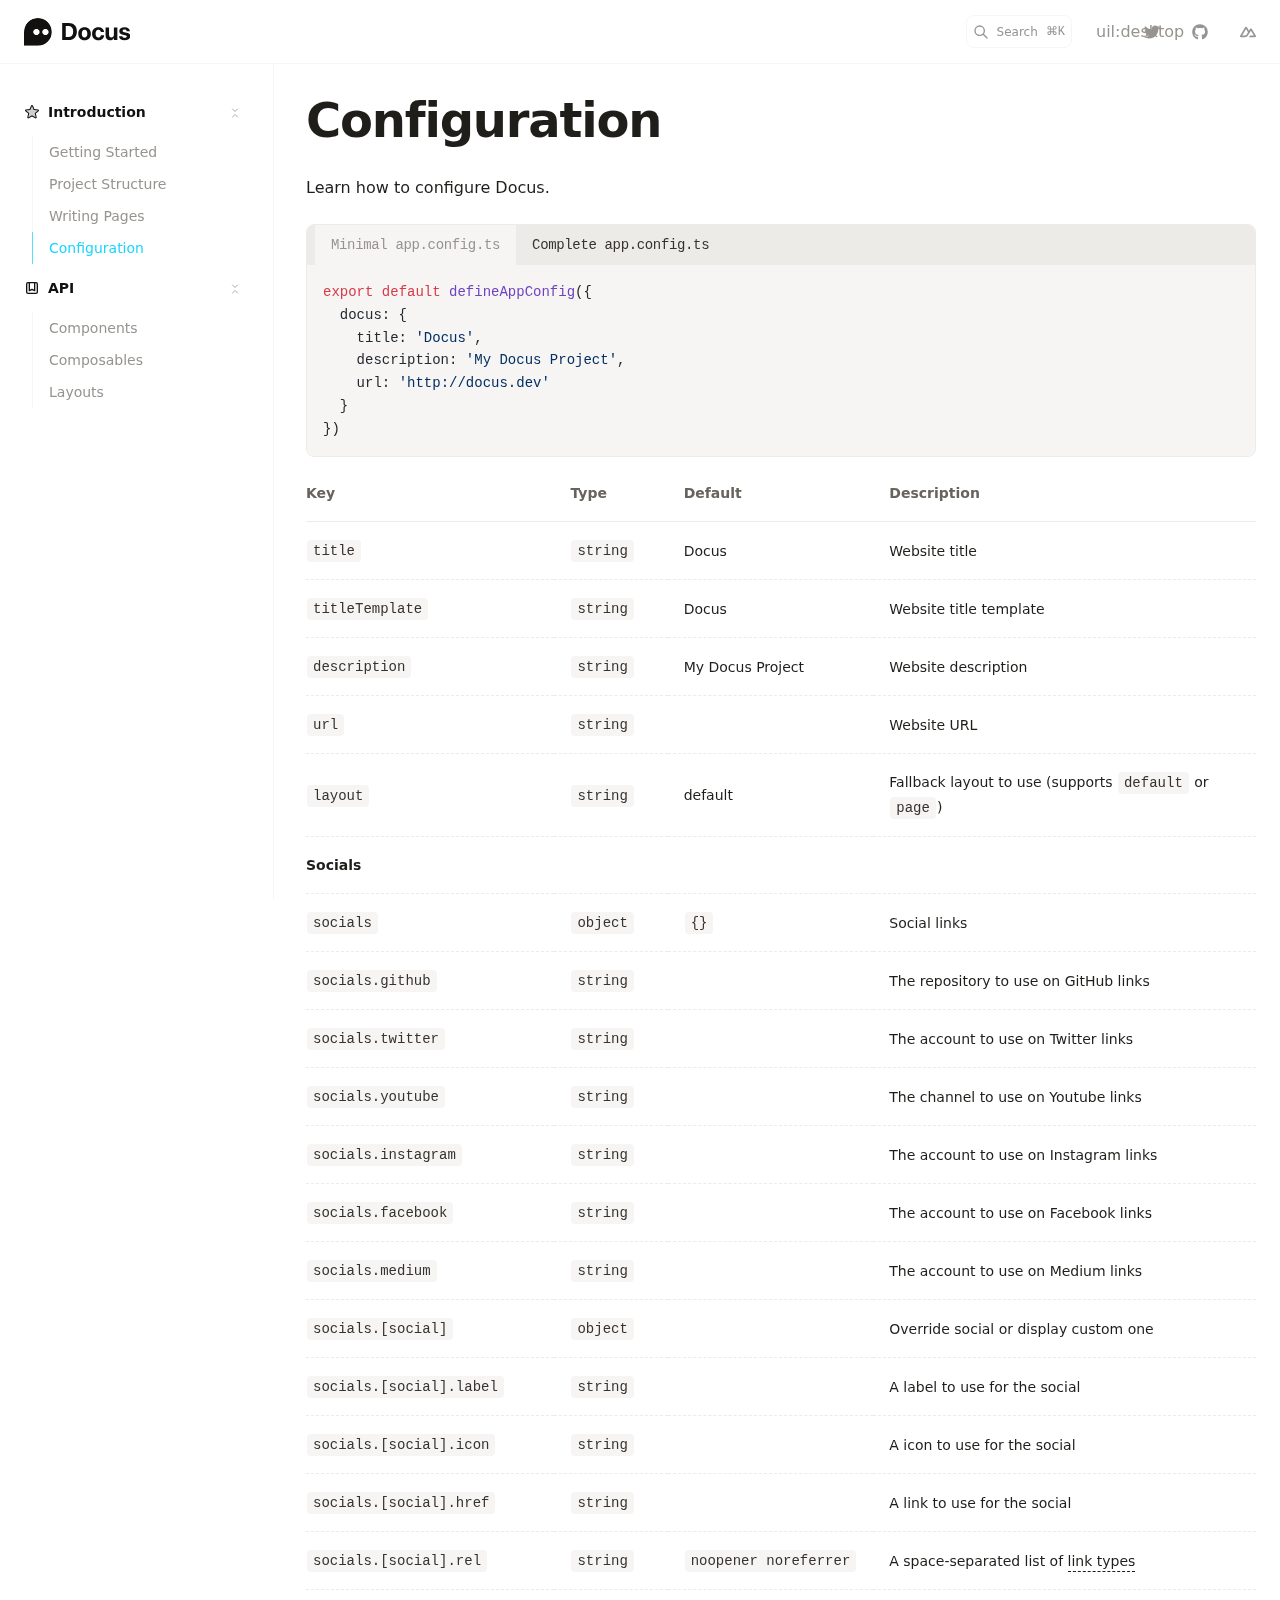
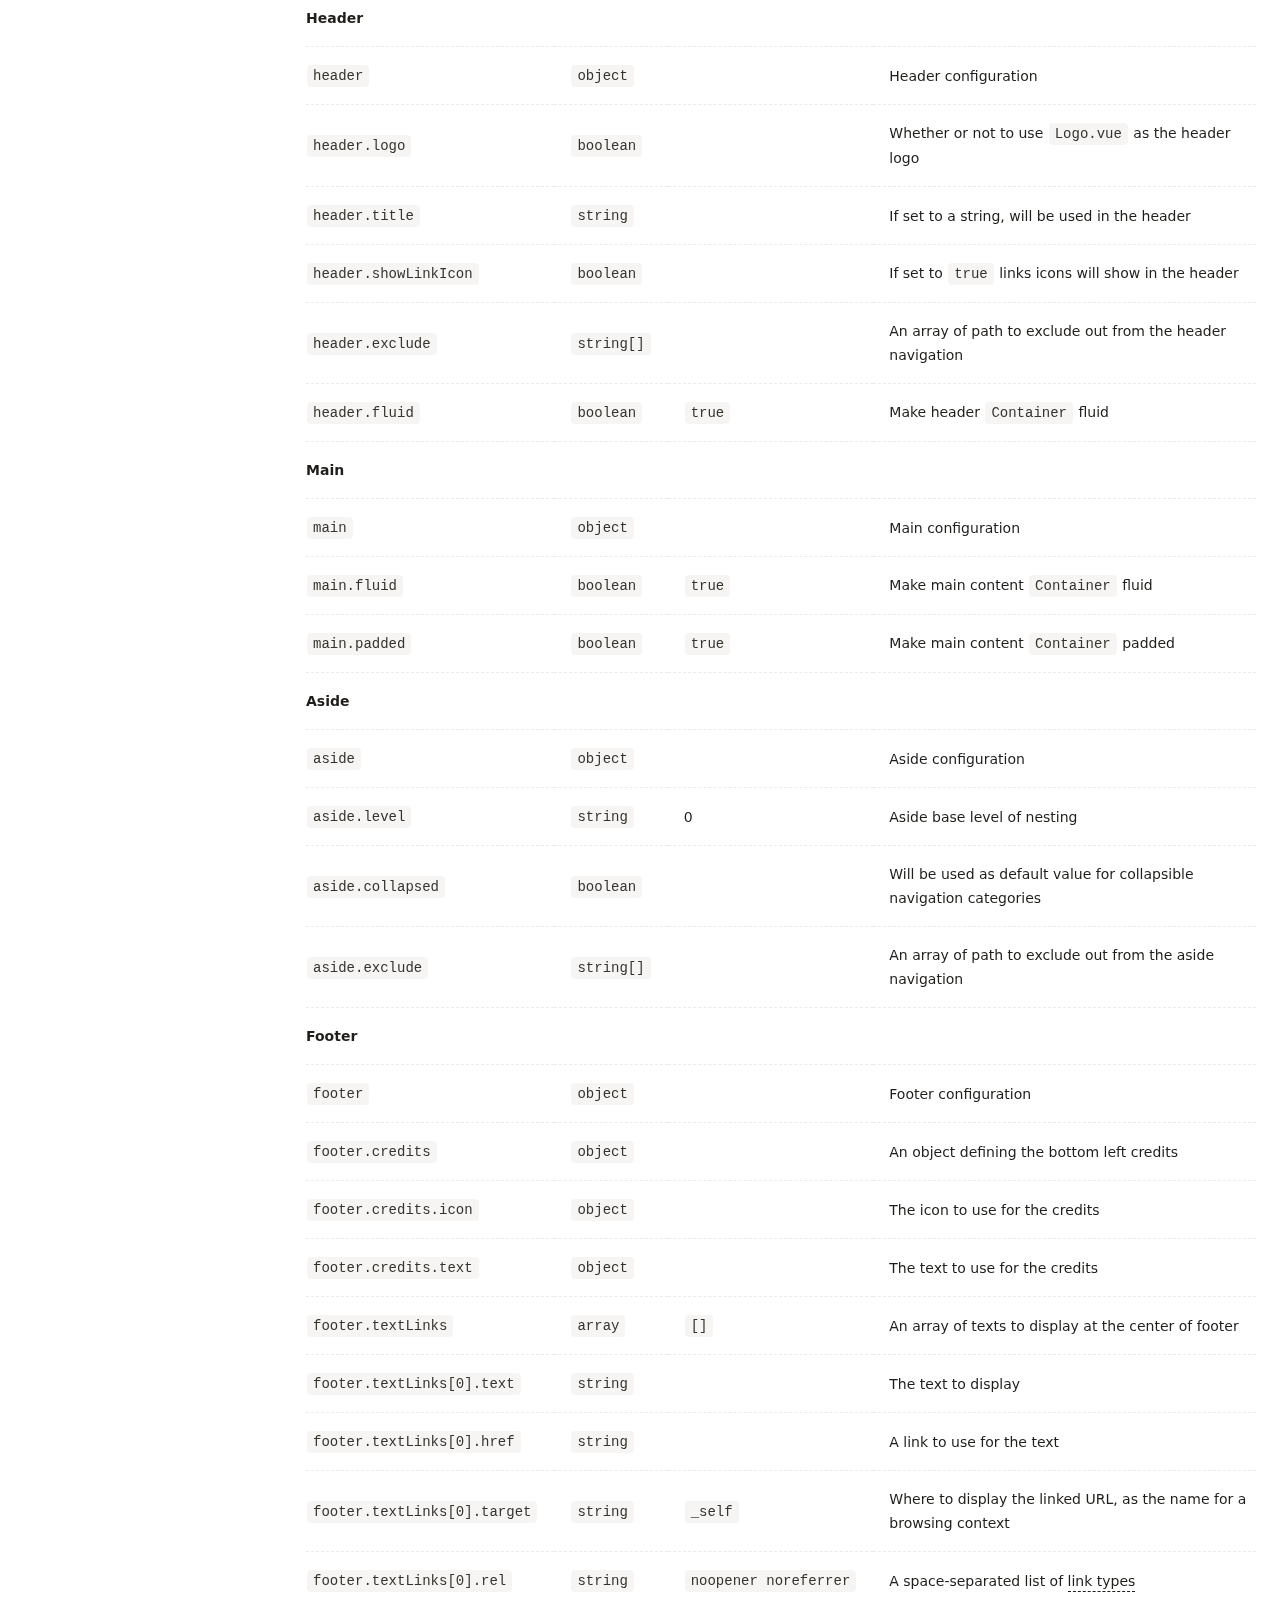
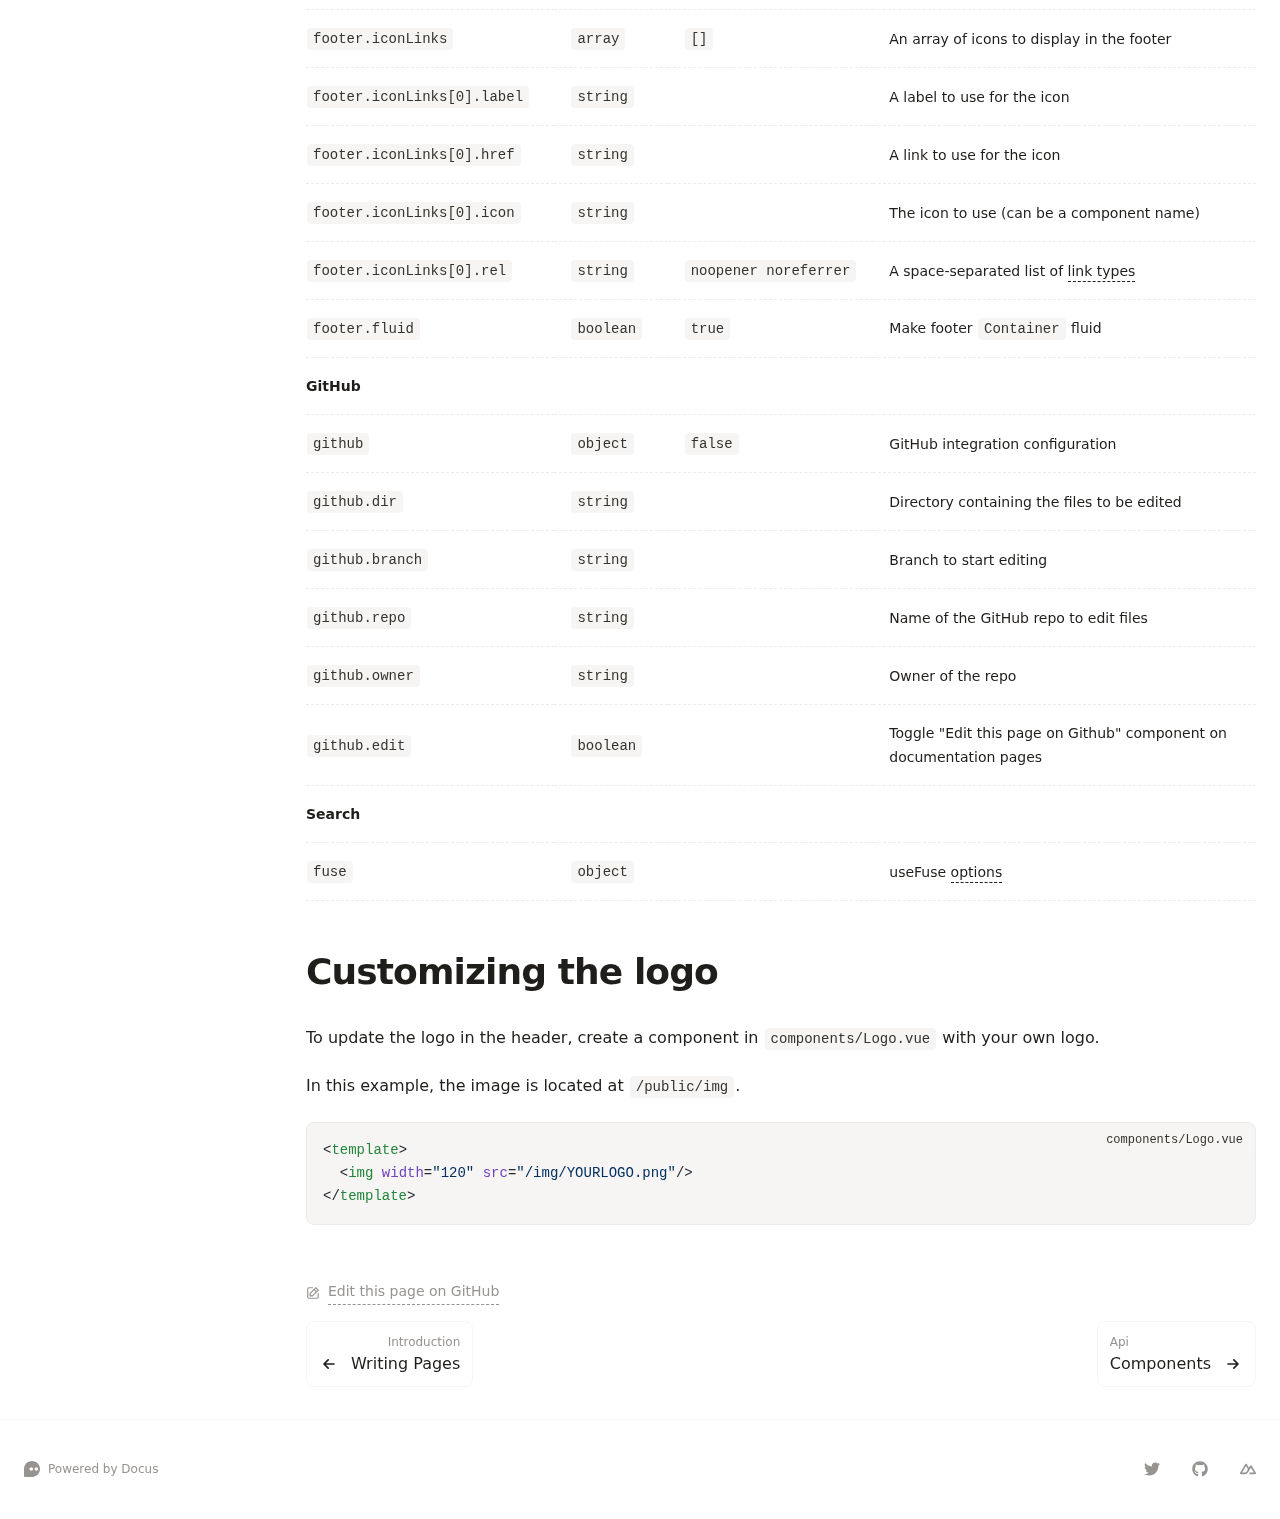
<file: introduction/configuration/index.html>
<!DOCTYPE html>
<html  lang="en">
<head><meta charset="utf-8">
<meta name="viewport" content="width=device-width, initial-scale=1">
<title>Configuration · Docus</title>
<meta name="twitter:card" content="summary_large_image">
<meta property="og:image" content="https://user-images.githubusercontent.com/904724/185365452-87b7ca7b-6030-4813-a2db-5e65c785bf88.png">
<meta property="og:title" content="Configuration">
<meta name="description" content="Learn how to configure Docus.">
<meta property="og:description" content="Learn how to configure Docus.">
<link rel="preload" as="fetch" crossorigin="anonymous" href="/introduction/configuration/_payload.json">
<link rel="stylesheet" href="/_nuxt/entry.487abf9f.css">
<link rel="stylesheet" href="/_nuxt/DocumentDrivenNotFound.cc823e2f.css">
<link rel="stylesheet" href="/_nuxt/ButtonLink.3e7aad1a.css">
<link rel="stylesheet" href="/_nuxt/DocsPageLayout.0d3384c5.css">
<link rel="stylesheet" href="/_nuxt/DocsAside.165e5b5c.css">
<link rel="stylesheet" href="/_nuxt/ProseCodeInline.a69ddccc.css">
<link rel="stylesheet" href="/_nuxt/Alert.1b68c7fb.css">
<link rel="stylesheet" href="/_nuxt/DocsPageBottom.f99f148d.css">
<link rel="stylesheet" href="/_nuxt/ProseA.5a9f544a.css">
<link rel="stylesheet" href="/_nuxt/DocsPrevNext.0ef16f0d.css">
<link rel="stylesheet" href="/_nuxt/DocsToc.7ba576b1.css">
<link rel="stylesheet" href="/_nuxt/DocsTocLinks.ba41dd9d.css">
<link rel="stylesheet" href="/_nuxt/ProseH1.a7fd5557.css">
<link rel="stylesheet" href="/_nuxt/ProseP.bd294274.css">
<link rel="stylesheet" href="/_nuxt/CodeGroup.2ea7c493.css">
<link rel="stylesheet" href="/_nuxt/TabsHeader.f38e3e1c.css">
<link rel="stylesheet" href="/_nuxt/ProsePre.e63e49c6.css">
<link rel="stylesheet" href="/_nuxt/ProseCode.36fcdb4a.css">
<link rel="stylesheet" href="/_nuxt/ProseTable.822acbb1.css">
<link rel="stylesheet" href="/_nuxt/ProseThead.31988a79.css">
<link rel="stylesheet" href="/_nuxt/ProseTr.8423c6b0.css">
<link rel="stylesheet" href="/_nuxt/ProseTh.d5273a33.css">
<link rel="stylesheet" href="/_nuxt/ProseStrong.4d333ea9.css">
<link rel="stylesheet" href="/_nuxt/ProseTd.85890426.css">
<link rel="stylesheet" href="/_nuxt/ProseH2.24a56e5e.css">
<link rel="modulepreload" as="script" crossorigin href="/_nuxt/entry.57aba948.js">
<link rel="modulepreload" as="script" crossorigin href="/_nuxt/document-driven.7c379f83.js">
<link rel="modulepreload" as="script" crossorigin href="/_nuxt/DocumentDrivenEmpty.53b6da7e.js">
<link rel="modulepreload" as="script" crossorigin href="/_nuxt/ContentRenderer.00fcf6e3.js">
<link rel="modulepreload" as="script" crossorigin href="/_nuxt/ContentRendererMarkdown.vue.968f82c2.js">
<link rel="modulepreload" as="script" crossorigin href="/_nuxt/DocumentDrivenNotFound.e6f69c20.js">
<link rel="modulepreload" as="script" crossorigin href="/_nuxt/ButtonLink.9392853a.js">
<link rel="modulepreload" as="script" crossorigin href="/_nuxt/slot.22de104c.js">
<link rel="modulepreload" as="script" crossorigin href="/_nuxt/node.676c5e99.js">
<link rel="modulepreload" as="script" crossorigin href="/_nuxt/IconDocus.f6d0e4cb.js">
<link rel="modulepreload" as="script" crossorigin href="/_nuxt/default.8c42beac.js">
<link rel="modulepreload" as="script" crossorigin href="/_nuxt/DocsPageLayout.51c2392b.js">
<link rel="modulepreload" as="script" crossorigin href="/_nuxt/DocsAside.facf4baf.js">
<link rel="modulepreload" as="script" crossorigin href="/_nuxt/ProseCodeInline.f3be2909.js">
<link rel="modulepreload" as="script" crossorigin href="/_nuxt/Alert.e907646a.js">
<link rel="modulepreload" as="script" crossorigin href="/_nuxt/DocsPageBottom.039ce72a.js">
<link rel="modulepreload" as="script" crossorigin href="/_nuxt/ProseA.5fcdc10f.js">
<link rel="modulepreload" as="script" crossorigin href="/_nuxt/EditOnLink.vue.94718340.js">
<link rel="modulepreload" as="script" crossorigin href="/_nuxt/DocsPrevNext.9032692d.js">
<link rel="modulepreload" as="script" crossorigin href="/_nuxt/DocsToc.9e0c3c6f.js">
<link rel="modulepreload" as="script" crossorigin href="/_nuxt/DocsTocLinks.ce08f387.js">
<link rel="modulepreload" as="script" crossorigin href="/_nuxt/ContentRendererMarkdown.bb642e78.js">
<link rel="modulepreload" as="script" crossorigin href="/_nuxt/EditOnLink.d3718cc8.js">
<link rel="modulepreload" as="script" crossorigin href="/_nuxt/ProseH1.c816f251.js">
<link rel="modulepreload" as="script" crossorigin href="/_nuxt/ProseP.8b811180.js">
<link rel="modulepreload" as="script" crossorigin href="/_nuxt/CodeGroup.8dbc74a9.js">
<link rel="modulepreload" as="script" crossorigin href="/_nuxt/TabsHeader.1b20859e.js">
<link rel="modulepreload" as="script" crossorigin href="/_nuxt/ProsePre.a4fd3931.js">
<link rel="modulepreload" as="script" crossorigin href="/_nuxt/ProseCode.69604124.js">
<link rel="modulepreload" as="script" crossorigin href="/_nuxt/ProseTable.4d0d0d49.js">
<link rel="modulepreload" as="script" crossorigin href="/_nuxt/ProseThead.4d286df2.js">
<link rel="modulepreload" as="script" crossorigin href="/_nuxt/ProseTr.6ceae303.js">
<link rel="modulepreload" as="script" crossorigin href="/_nuxt/ProseTh.08bc2770.js">
<link rel="modulepreload" as="script" crossorigin href="/_nuxt/ProseStrong.4e2bccf4.js">
<link rel="modulepreload" as="script" crossorigin href="/_nuxt/ProseTbody.7f8d3ddc.js">
<link rel="modulepreload" as="script" crossorigin href="/_nuxt/ProseTd.407bc226.js">
<link rel="modulepreload" as="script" crossorigin href="/_nuxt/ProseH2.ed2f6aba.js">
<link rel="prefetch" as="style" href="/_nuxt/page.a8aa56b6.css">
<link rel="prefetch" as="script" crossorigin href="/_nuxt/page.9a369964.js">
<link rel="prefetch" as="script" crossorigin href="/_nuxt/client-db.862f1f2b.js">
<link rel="prefetch" as="style" href="/_nuxt/useStudio.1c77fe3b.css">
<link rel="prefetch" as="script" crossorigin href="/_nuxt/useStudio.a4963bea.js">
<link rel="prefetch" as="script" crossorigin href="/_nuxt/debug.712a4c26.js">
<link rel="prefetch" as="style" href="/_nuxt/error-404.7910d5ca.css">
<link rel="prefetch" as="script" crossorigin href="/_nuxt/error-404.a7913e45.js">
<link rel="prefetch" as="style" href="/_nuxt/error-500.1db01289.css">
<link rel="prefetch" as="script" crossorigin href="/_nuxt/error-500.0529cb13.js">
<script type="module" src="/_nuxt/entry.57aba948.js" crossorigin></script><style id="pinceau-runtime-hydratable">@media{.phy[--]{--puid:XW4-RW-v;}.pv-0He8z1{padding-left:var(--elements-container-padding-mobile);padding-right:var(--elements-container-padding-mobile);}@media (min-width: 475px){.pv-0He8z1{padding-left:var(--elements-container-padding-xs);padding-right:var(--elements-container-padding-xs);}}@media (min-width: 640px){.pv-0He8z1{padding-left:var(--elements-container-padding-sm);padding-right:var(--elements-container-padding-sm);}}@media (min-width: 768px){.pv-0He8z1{padding-left:var(--elements-container-padding-md);padding-right:var(--elements-container-padding-md);}}} @media{.phy[--]{--puid:DRAQtY-v;}.pv-WstLdq{max-width:var(--elements-container-maxWidth);padding-left:var(--elements-container-padding-mobile);padding-right:var(--elements-container-padding-mobile);}@media (min-width: 475px){.pv-WstLdq{padding-left:var(--elements-container-padding-xs);padding-right:var(--elements-container-padding-xs);}}@media (min-width: 640px){.pv-WstLdq{padding-left:var(--elements-container-padding-sm);padding-right:var(--elements-container-padding-sm);}}@media (min-width: 768px){.pv-WstLdq{padding-left:var(--elements-container-padding-md);padding-right:var(--elements-container-padding-md);}}} </style><style id="pinceau-theme">@media { :root {--pinceau-mq: initial; --docus-search-results-highlight-color: white;--docus-search-results-window-maxHeight: 100%;--docus-search-results-window-maxWidth: 640px;--docus-search-results-window-marginTop: 0;--docus-search-input-borderStyle: solid;--docus-search-input-borderWidth: 1px;--docus-search-backdropFilter: blur(24px);--docus-loadingBar-gradientColorStop3: #0047e1;--docus-loadingBar-gradientColorStop2: #34cdfe;--docus-loadingBar-gradientColorStop1: #00dc82;--docus-loadingBar-height: 3px;--docus-readableLine: 78ch;--docus-footer-height: 145px;--docus-header-height: 64px;--prose-code-inline-padding: 0.2rem 0.375rem 0.2rem 0.375rem;--prose-code-block-backdropFilter: contrast(1);--prose-code-block-border-style: solid;--prose-code-block-border-width: 1px;--prose-tbody-tr-borderBottom-style: dashed;--prose-tbody-tr-borderBottom-width: 1px;--prose-th-textAlign: inherit;--prose-thead-borderBottom-style: solid;--prose-thead-borderBottom-width: 1px;--prose-thead-border-style: solid;--prose-thead-border-width: 0px;--prose-table-textAlign: start;--prose-hr-width: 1px;--prose-hr-style: solid;--prose-li-listStylePosition: outside;--prose-ol-li-markerColor: currentColor;--prose-ol-paddingInlineStart: 21px;--prose-ol-listStyleType: decimal;--prose-ul-li-markerColor: currentColor;--prose-ul-paddingInlineStart: 21px;--prose-ul-listStyleType: disc;--prose-blockquote-border-style: solid;--prose-blockquote-border-width: 4px;--prose-blockquote-quotes: '201C' '201D' '2018' '2019';--prose-blockquote-paddingInlineStart: 24px;--prose-a-code-color-hover: currentColor;--prose-a-code-color-static: currentColor;--prose-a-hasCode-borderBottom: none;--prose-a-border-distance: 2px;--prose-a-border-color-hover: currentColor;--prose-a-border-color-static: currentColor;--prose-a-border-style-hover: solid;--prose-a-border-style-static: dashed;--prose-a-border-width: 1px;--prose-a-color-static: inherit;--prose-a-textDecoration: none;--prose-h6-margin: 3rem 0 2rem;--prose-h5-margin: 3rem 0 2rem;--prose-h4-margin: 3rem 0 2rem;--prose-h3-margin: 3rem 0 2rem;--prose-h2-margin: 3rem 0 2rem;--prose-h1-margin: 0 0 2rem;--typography-lead-loose: 2;--typography-lead-relaxed: 1.625;--typography-lead-normal: 1.5;--typography-lead-snug: 1.375;--typography-lead-tight: 1.25;--typography-lead-none: 1;--typography-lead-10: 2.5rem;--typography-lead-9: 2.25rem;--typography-lead-8: 2rem;--typography-lead-7: 1.75rem;--typography-lead-6: 1.5rem;--typography-lead-5: 1.25rem;--typography-lead-4: 1rem;--typography-lead-3: .75rem;--typography-lead-2: .5rem;--typography-lead-1: .025rem;--typography-fontWeight-black: 900;--typography-fontWeight-extrabold: 800;--typography-fontWeight-bold: 700;--typography-fontWeight-semibold: 600;--typography-fontWeight-medium: 500;--typography-fontWeight-normal: 400;--typography-fontWeight-light: 300;--typography-fontWeight-extralight: 200;--typography-fontWeight-thin: 100;--typography-fontSize-9xl: 128px;--typography-fontSize-8xl: 96px;--typography-fontSize-7xl: 72px;--typography-fontSize-6xl: 60px;--typography-fontSize-5xl: 48px;--typography-fontSize-4xl: 36px;--typography-fontSize-3xl: 30px;--typography-fontSize-2xl: 24px;--typography-fontSize-xl: 20px;--typography-fontSize-lg: 18px;--typography-fontSize-base: 16px;--typography-fontSize-sm: 14px;--typography-fontSize-xs: 12px;--typography-letterSpacing-wide: 0.025em;--typography-letterSpacing-tight: -0.025em;--typography-verticalMargin-base: 24px;--typography-verticalMargin-sm: 16px;--elements-border-secondary-hover: [object Object];--elements-backdrop-background: #fffc;--elements-backdrop-filter: saturate(200%) blur(20px);--elements-container-maxWidth: 80rem;--lead-loose: 2;--lead-relaxed: 1.625;--lead-normal: 1.5;--lead-snug: 1.375;--lead-tight: 1.25;--lead-none: 1;--lead-10: 2.5rem;--lead-9: 2.25rem;--lead-8: 2rem;--lead-7: 1.75rem;--lead-6: 1.5rem;--lead-5: 1.25rem;--lead-4: 1rem;--lead-3: .75rem;--lead-2: .5rem;--lead-1: .025rem;--letterSpacing-widest: 0.1em;--letterSpacing-wider: 0.05em;--letterSpacing-wide: 0.025em;--letterSpacing-normal: 0em;--letterSpacing-tight: -0.025em;--letterSpacing-tighter: -0.05em;--fontSize-9xl: 8rem;--fontSize-8xl: 6rem;--fontSize-7xl: 4.5rem;--fontSize-6xl: 3.75rem;--fontSize-5xl: 3rem;--fontSize-4xl: 2.25rem;--fontSize-3xl: 1.875rem;--fontSize-2xl: 1.5rem;--fontSize-xl: 1.25rem;--fontSize-lg: 1.125rem;--fontSize-base: 1rem;--fontSize-sm: 0.875rem;--fontSize-xs: 0.75rem;--fontWeight-black: 900;--fontWeight-extrabold: 800;--fontWeight-bold: 700;--fontWeight-semibold: 600;--fontWeight-medium: 500;--fontWeight-normal: 400;--fontWeight-light: 300;--fontWeight-extralight: 200;--fontWeight-thin: 100;--font-mono: ui-monospace, SFMono-Regular, Menlo, Monaco, Consolas, Liberation Mono, Courier New, monospace;--font-serif: ui-serif, Georgia, Cambria, Times New Roman, Times, serif;--font-sans: ui-sans-serif, system-ui, -apple-system, BlinkMacSystemFont, Segoe UI, Roboto, Helvetica Neue, Arial, Noto Sans, sans-serif, Apple Color Emoji, Segoe UI Emoji, Segoe UI Symbol, Noto Color Emoji;--opacity-total: 1;--opacity-high: 0.8;--opacity-medium: 0.5;--opacity-soft: 0.3;--opacity-light: 0.15;--opacity-bright: 0.1;--opacity-noOpacity: 0;--borderWidth-lg: 3px;--borderWidth-md: 2px;--borderWidth-sm: 1px;--borderWidth-noBorder: 0;--space-rem-875: 0.875rem;--space-rem-625: 0.625rem;--space-rem-375: 0.375rem;--space-rem-125: 0.125rem;--space-px: 1px;--space-128: 32rem;--space-96: 24rem;--space-80: 20rem;--space-72: 18rem;--space-64: 16rem;--space-60: 15rem;--space-56: 14rem;--space-52: 13rem;--space-48: 12rem;--space-44: 11rem;--space-40: 10rem;--space-36: 9rem;--space-32: 8rem;--space-28: 7rem;--space-24: 6rem;--space-20: 5rem;--space-16: 4rem;--space-14: 3.5rem;--space-12: 3rem;--space-11: 2.75rem;--space-10: 2.5rem;--space-9: 2.25rem;--space-8: 2rem;--space-7: 1.75rem;--space-6: 1.5rem;--space-5: 1.25rem;--space-4: 1rem;--space-3: 0.75rem;--space-2: 0.5rem;--space-1: 0.25rem;--space-0: 0px;--size-full: 100%;--size-7xl: 80rem;--size-6xl: 72rem;--size-5xl: 64rem;--size-4xl: 56rem;--size-3xl: 48rem;--size-2xl: 42rem;--size-xl: 36rem;--size-lg: 32rem;--size-md: 28rem;--size-sm: 24rem;--size-xs: 20rem;--size-200: 200px;--size-104: 104px;--size-80: 80px;--size-64: 64px;--size-56: 56px;--size-48: 48px;--size-40: 40px;--size-32: 32px;--size-24: 24px;--size-20: 20px;--size-16: 16px;--size-12: 12px;--size-8: 8px;--size-6: 6px;--size-4: 4px;--size-2: 2px;--size-0: 0px;--radii-full: 9999px;--radii-3xl: 1.75rem;--radii-2xl: 1.5rem;--radii-xl: 1rem;--radii-lg: 0.75rem;--radii-md: 0.5rem;--radii-sm: 0.375rem;--radii-xs: 0.25rem;--radii-2xs: 0.125rem;--radii-none: 0px;--shadow-none: 0px 0px 0px 0px transparent;--height-screen: 100vh;--width-screen: 100vw;--color-primary-900: #001A1F;--color-primary-800: #00232B;--color-primary-700: #024757;--color-primary-600: #09A0C1;--color-primary-500: #1AD6FF;--color-primary-400: #55E1FF;--color-primary-300: #82E3FF;--color-primary-200: #C5F2FF;--color-primary-100: #DCF7FF;--color-primary-50: #F1FCFF;--color-ruby-900: #380011;--color-ruby-800: #700021;--color-ruby-700: #a90032;--color-ruby-600: #e10043;--color-ruby-500: #ff1a5e;--color-ruby-400: #ff4079;--color-ruby-300: #ff6694;--color-ruby-200: #ff8dae;--color-ruby-100: #ffb3c9;--color-ruby-50: #ffd9e4;--color-pink-900: #380025;--color-pink-800: #70004b;--color-pink-700: #a90070;--color-pink-600: #e10095;--color-pink-500: #ff1ab2;--color-pink-400: #ff40bf;--color-pink-300: #ff66cc;--color-pink-200: #ff8dd8;--color-pink-100: #ffb3e5;--color-pink-50: #ffd9f2;--color-purple-900: #190038;--color-purple-800: #330070;--color-purple-700: #4c00a9;--color-purple-600: #6500e1;--color-purple-500: #811aff;--color-purple-400: #9640ff;--color-purple-300: #ab66ff;--color-purple-200: #c08dff;--color-purple-100: #d5b3ff;--color-purple-50: #ead9ff;--color-royalblue-900: #0b0531;--color-royalblue-800: #160a62;--color-royalblue-700: #211093;--color-royalblue-600: #2c15c4;--color-royalblue-500: #4127e8;--color-royalblue-400: #614bec;--color-royalblue-300: #806ff0;--color-royalblue-200: #a093f3;--color-royalblue-100: #c0b7f7;--color-royalblue-50: #dfdbfb;--color-indigoblue-900: #001238;--color-indigoblue-800: #002370;--color-indigoblue-700: #0035a9;--color-indigoblue-600: #0047e1;--color-indigoblue-500: #1a62ff;--color-indigoblue-400: #407cff;--color-indigoblue-300: #6696ff;--color-indigoblue-200: #8db0ff;--color-indigoblue-100: #b3cbff;--color-indigoblue-50: #d9e5ff;--color-blue-900: #00131D;--color-blue-800: #002235;--color-blue-700: #014267;--color-blue-600: #0069A6;--color-blue-500: #1AADFF;--color-blue-400: #64C7FF;--color-blue-300: #A1DDFF;--color-blue-200: #C6EAFF;--color-blue-100: #DFF3FF;--color-blue-50: #F2FAFF;--color-lightblue-900: #002e38;--color-lightblue-800: #005c70;--color-lightblue-700: #008aa9;--color-lightblue-600: #00b9e1;--color-lightblue-500: #1ad6ff;--color-lightblue-400: #40ddff;--color-lightblue-300: #66e4ff;--color-lightblue-200: #8deaff;--color-lightblue-100: #b3f1ff;--color-lightblue-50: #d9f8ff;--color-teal-900: #062a28;--color-teal-800: #0b544f;--color-teal-700: #117d77;--color-teal-600: #16a79e;--color-teal-500: #1cd1c6;--color-teal-400: #36e4da;--color-teal-300: #5fe9e1;--color-teal-200: #87efe9;--color-teal-100: #aff4f0;--color-teal-50: #d7faf8;--color-pear-900: #2a2b09;--color-pear-800: #545512;--color-pear-700: #7e801b;--color-pear-600: #a8aa24;--color-pear-500: #d0d32f;--color-pear-400: #d8da52;--color-pear-300: #e0e274;--color-pear-200: #e8e997;--color-pear-100: #eff0ba;--color-pear-50: #f7f8dc;--color-red-900: #1C0301;--color-red-800: #340A01;--color-red-700: #701704;--color-red-600: #BB2402;--color-red-500: #FF3B10;--color-red-400: #FF7353;--color-red-300: #FFA692;--color-red-200: #FFDED7;--color-red-100: #FFF3F0;--color-red-50: #FFF9F8;--color-orange-900: #381800;--color-orange-800: #702f00;--color-orange-700: #a94700;--color-orange-600: #e15e00;--color-orange-500: #ff7a1a;--color-orange-400: #ff9040;--color-orange-300: #ffa666;--color-orange-200: #ffbd8d;--color-orange-100: #ffd3b3;--color-orange-50: #ffe9d9;--color-yellow-900: #1B1500;--color-yellow-800: #292100;--color-yellow-700: #614E02;--color-yellow-600: #CBA408;--color-yellow-500: #FBCA05;--color-yellow-400: #FFDC4E;--color-yellow-300: #FFE372;--color-yellow-200: #FFF0B1;--color-yellow-100: #FFF6D3;--color-yellow-50: #FFFCEE;--color-green-900: #00190F;--color-green-800: #002817;--color-green-700: #006037;--color-green-600: #00B467;--color-green-500: #0DD885;--color-green-400: #3CEEA5;--color-green-300: #86FBCB;--color-green-200: #C3FFE6;--color-green-100: #DEFFF1;--color-green-50: #ECFFF7;--color-gray-900: #121110;--color-gray-800: #201E1B;--color-gray-700: #36332E;--color-gray-600: #67635D;--color-gray-500: #97948F;--color-gray-400: #ADA9A4;--color-gray-300: #DBD9D3;--color-gray-200: #ECEBE8;--color-gray-100: #F6F5F4;--color-gray-50: #FBFBFB;--color-black: #0B0A0A;--color-white: #ffffff;--media-portrait: only screen and (orientation: portrait);--media-landscape: only screen and (orientation: landscape);--media-rm: (prefers-reduced-motion: reduce);--media-2xl: (min-width: 1536px);--media-xl: (min-width: 1280px);--media-lg: (min-width: 1024px);--media-md: (min-width: 768px);--media-sm: (min-width: 640px);--media-xs: (min-width: 475px);--docus-search-results-highlight-backgroundColor: var(--color-primary-500);--docus-search-results-selected-backgroundColor: var(--color-gray-300);--docus-search-results-window-borderRadius: none;--docus-search-results-window-marginX: 0;--docus-search-input-backgroundColor: var(--color-gray-200);--docus-search-input-padding: var(--space-2) var(--space-4);--docus-search-input-gap: var(--space-2);--docus-search-input-fontSize: var(--fontSize-sm);--docus-search-input-borderColor: var(--color-gray-200);--docus-search-input-borderRadius: var(--radii-2xs);--docus-footer-padding: var(--space-4) 0;--docus-header-title-color-hover: var(--color-primary-500);--docus-header-title-color-static: var(--color-gray-900);--docus-header-title-fontWeight: var(--fontWeight-bold);--docus-header-title-fontSize: var(--fontSize-2xl);--docus-header-logo-height: var(--space-6);--docus-body-fontFamily: var(--font-sans);--docus-body-color: var(--color-gray-800);--docus-body-backgroundColor: var(--color-white);--prose-code-inline-fontWeight: var(--typography-fontWeight-normal);--prose-code-inline-fontSize: var(--typography-fontSize-sm);--prose-code-inline-borderRadius: var(--radii-xs);--prose-code-block-pre-padding: var(--typography-verticalMargin-sm);--prose-code-block-margin: var(--typography-verticalMargin-base) 0;--prose-code-block-fontSize: var(--typography-fontSize-sm);--prose-tbody-code-inline-fontSize: var(--typography-fontSize-sm);--prose-tbody-td-padding: var(--typography-verticalMargin-sm);--prose-th-fontWeight: var(--typography-fontWeight-semibold);--prose-th-padding: 0 var(--typography-verticalMargin-sm) var(--typography-verticalMargin-sm) var(--typography-verticalMargin-sm);--prose-table-lineHeight: var(--typography-lead-6);--prose-table-fontSize: var(--typography-fontSize-sm);--prose-table-margin: var(--typography-verticalMargin-base) 0;--prose-hr-margin: var(--typography-verticalMargin-base) 0;--prose-li-margin: var(--typography-verticalMargin-sm) 0;--prose-ol-margin: var(--typography-verticalMargin-base) 0;--prose-ul-margin: var(--typography-verticalMargin-base) 0;--prose-blockquote-margin: var(--typography-verticalMargin-base) 0;--prose-a-code-border-style: var(--prose-a-border-style-static);--prose-a-code-border-width: var(--prose-a-border-width);--prose-a-fontWeight: var(--typography-fontWeight-medium);--prose-img-margin: var(--typography-verticalMargin-base) 0;--prose-strong-fontWeight: var(--typography-fontWeight-semibold);--prose-h6-iconSize: var(--typography-fontSize-base);--prose-h6-fontWeight: var(--typography-fontWeight-semibold);--prose-h6-lineHeight: var(--typography-lead-normal);--prose-h6-fontSize: var(--typography-fontSize-lg);--prose-h5-iconSize: var(--typography-fontSize-lg);--prose-h5-fontWeight: var(--typography-fontWeight-semibold);--prose-h5-lineHeight: var(--typography-lead-snug);--prose-h5-fontSize: var(--typography-fontSize-xl);--prose-h4-iconSize: var(--typography-fontSize-lg);--prose-h4-letterSpacing: var(--typography-letterSpacing-tight);--prose-h4-fontWeight: var(--typography-fontWeight-semibold);--prose-h4-lineHeight: var(--typography-lead-snug);--prose-h4-fontSize: var(--typography-fontSize-2xl);--prose-h3-iconSize: var(--typography-fontSize-xl);--prose-h3-letterSpacing: var(--typography-letterSpacing-tight);--prose-h3-fontWeight: var(--typography-fontWeight-semibold);--prose-h3-lineHeight: var(--typography-lead-snug);--prose-h3-fontSize: var(--typography-fontSize-3xl);--prose-h2-iconSize: var(--typography-fontSize-2xl);--prose-h2-letterSpacing: var(--typography-letterSpacing-tight);--prose-h2-fontWeight: var(--typography-fontWeight-semibold);--prose-h2-lineHeight: var(--typography-lead-tight);--prose-h2-fontSize: var(--typography-fontSize-4xl);--prose-h1-iconSize: var(--typography-fontSize-3xl);--prose-h1-letterSpacing: var(--typography-letterSpacing-tight);--prose-h1-fontWeight: var(--typography-fontWeight-bold);--prose-h1-lineHeight: var(--typography-lead-tight);--prose-h1-fontSize: var(--typography-fontSize-5xl);--prose-p-br-margin: var(--typography-verticalMargin-base) 0 0 0;--prose-p-margin: var(--typography-verticalMargin-base) 0;--prose-p-lineHeight: var(--typography-lead-normal);--prose-p-fontSize: var(--typography-fontSize-base);--typography-color-secondary-900: var(--color-gray-900);--typography-color-secondary-800: var(--color-gray-800);--typography-color-secondary-700: var(--color-gray-700);--typography-color-secondary-600: var(--color-gray-600);--typography-color-secondary-500: var(--color-gray-500);--typography-color-secondary-400: var(--color-gray-400);--typography-color-secondary-300: var(--color-gray-300);--typography-color-secondary-200: var(--color-gray-200);--typography-color-secondary-100: var(--color-gray-100);--typography-color-secondary-50: var(--color-gray-50);--typography-color-primary-900: var(--color-primary-900);--typography-color-primary-800: var(--color-primary-800);--typography-color-primary-700: var(--color-primary-700);--typography-color-primary-600: var(--color-primary-600);--typography-color-primary-500: var(--color-primary-500);--typography-color-primary-400: var(--color-primary-400);--typography-color-primary-300: var(--color-primary-300);--typography-color-primary-200: var(--color-primary-200);--typography-color-primary-100: var(--color-primary-100);--typography-color-primary-50: var(--color-primary-50);--typography-font-code: var(--font-mono);--typography-font-body: var(--font-sans);--typography-font-display: var(--font-sans);--typography-body-backgroundColor: var(--color-white);--typography-body-color: var(--color-black);--elements-state-danger-borderColor-secondary: var(--color-red-200);--elements-state-danger-borderColor-primary: var(--color-red-100);--elements-state-danger-backgroundColor-secondary: var(--color-red-100);--elements-state-danger-backgroundColor-primary: var(--color-red-50);--elements-state-danger-color-secondary: var(--color-red-600);--elements-state-danger-color-primary: var(--color-red-500);--elements-state-warning-borderColor-secondary: var(--color-yellow-200);--elements-state-warning-borderColor-primary: var(--color-yellow-100);--elements-state-warning-backgroundColor-secondary: var(--color-yellow-100);--elements-state-warning-backgroundColor-primary: var(--color-yellow-50);--elements-state-warning-color-secondary: var(--color-yellow-700);--elements-state-warning-color-primary: var(--color-yellow-600);--elements-state-success-borderColor-secondary: var(--color-green-200);--elements-state-success-borderColor-primary: var(--color-green-100);--elements-state-success-backgroundColor-secondary: var(--color-green-100);--elements-state-success-backgroundColor-primary: var(--color-green-50);--elements-state-success-color-secondary: var(--color-green-600);--elements-state-success-color-primary: var(--color-green-500);--elements-state-info-borderColor-secondary: var(--color-blue-200);--elements-state-info-borderColor-primary: var(--color-blue-100);--elements-state-info-backgroundColor-secondary: var(--color-blue-100);--elements-state-info-backgroundColor-primary: var(--color-blue-50);--elements-state-info-color-secondary: var(--color-blue-600);--elements-state-info-color-primary: var(--color-blue-500);--elements-state-primary-borderColor-secondary: var(--color-primary-200);--elements-state-primary-borderColor-primary: var(--color-primary-100);--elements-state-primary-backgroundColor-secondary: var(--color-primary-100);--elements-state-primary-backgroundColor-primary: var(--color-primary-50);--elements-state-primary-color-secondary: var(--color-primary-700);--elements-state-primary-color-primary: var(--color-primary-600);--elements-surface-secondary-backgroundColor: var(--color-gray-200);--elements-surface-primary-backgroundColor: var(--color-gray-100);--elements-surface-background-base: var(--color-gray-100);--elements-border-secondary-static: var(--color-gray-200);--elements-border-primary-hover: var(--color-gray-200);--elements-border-primary-static: var(--color-gray-100);--elements-container-padding-md: var(--space-6);--elements-container-padding-sm: var(--space-6);--elements-container-padding-xs: var(--space-4);--elements-container-padding-mobile: var(--space-4);--elements-text-secondary-color-hover: var(--color-gray-700);--elements-text-secondary-color-static: var(--color-gray-500);--elements-text-primary-color-static: var(--color-gray-900);--text-6xl-lineHeight: var(--lead-none);--text-6xl-fontSize: var(--fontSize-6xl);--text-5xl-lineHeight: var(--lead-none);--text-5xl-fontSize: var(--fontSize-5xl);--text-4xl-lineHeight: var(--lead-10);--text-4xl-fontSize: var(--fontSize-4xl);--text-3xl-lineHeight: var(--lead-9);--text-3xl-fontSize: var(--fontSize-3xl);--text-2xl-lineHeight: var(--lead-8);--text-2xl-fontSize: var(--fontSize-2xl);--text-xl-lineHeight: var(--lead-7);--text-xl-fontSize: var(--fontSize-xl);--text-lg-lineHeight: var(--lead-7);--text-lg-fontSize: var(--fontSize-lg);--text-base-lineHeight: var(--lead-6);--text-base-fontSize: var(--fontSize-base);--text-sm-lineHeight: var(--lead-5);--text-sm-fontSize: var(--fontSize-sm);--text-xs-lineHeight: var(--lead-4);--text-xs-fontSize: var(--fontSize-xs);--color-shadow: var(--color-gray-400);--color-secondary-900: var(--color-gray-900);--color-secondary-800: var(--color-gray-800);--color-secondary-700: var(--color-gray-700);--color-secondary-600: var(--color-gray-600);--color-secondary-500: var(--color-gray-500);--color-secondary-400: var(--color-gray-400);--color-secondary-300: var(--color-gray-300);--color-secondary-200: var(--color-gray-200);--color-secondary-100: var(--color-gray-100);--color-secondary-50: var(--color-gray-50);--prose-code-inline-backgroundColor: var(--typography-color-secondary-100);--prose-code-inline-color: var(--typography-color-secondary-700);--prose-code-block-backgroundColor: var(--typography-color-secondary-100);--prose-code-block-color: var(--typography-color-secondary-700);--prose-code-block-border-color: var(--typography-color-secondary-200);--prose-tbody-tr-borderBottom-color: var(--typography-color-secondary-200);--prose-th-color: var(--typography-color-secondary-600);--prose-thead-borderBottom-color: var(--typography-color-secondary-200);--prose-thead-border-color: var(--typography-color-secondary-300);--prose-hr-color: var(--typography-color-secondary-200);--prose-blockquote-border-color: var(--typography-color-secondary-200);--prose-blockquote-color: var(--typography-color-secondary-500);--prose-a-code-background-hover: var(--typography-color-primary-50);--prose-a-code-border-color-hover: var(--typography-color-primary-500);--prose-a-code-border-color-static: var(--typography-color-secondary-400);--prose-a-color-hover: var(--typography-color-primary-500);--shadow-2xl: 0px 25px 50px -12px var(--color-shadow);--shadow-xl: 0px 20px 25px -5px var(--color-shadow), 0px 8px 10px -6px var(--color-shadow);--shadow-lg: 0px 10px 15px -3px var(--color-shadow), 0px 4px 6px -4px var(--color-shadow);--shadow-md: 0px 4px 6px -1px var(--color-shadow), 0px 2px 4px -2px var(--color-shadow);--shadow-sm: 0px 1px 3px 0px var(--color-shadow), 0px 1px 2px -1px var(--color-shadow);--shadow-xs: 0px 1px 2px 0px var(--color-shadow); } }@media { :root.dark {--pinceau-mq: dark; --prose-code-block-backdropFilter: contrast(1);--prose-ol-li-markerColor: currentColor;--prose-ul-li-markerColor: currentColor;--prose-a-code-color-hover: currentColor;--prose-a-code-color-static: currentColor;--prose-a-border-color-hover: currentColor;--prose-a-border-color-static: currentColor;--prose-a-color-static: inherit;--elements-backdrop-background: #0c0d0ccc;--docus-search-results-selected-backgroundColor: var(--color-gray-700);--docus-search-input-backgroundColor: var(--color-gray-800);--docus-search-input-borderColor: transparent;--docus-header-title-color-static: var(--color-gray-100);--docus-body-color: var(--color-gray-200);--docus-body-backgroundColor: var(--color-black);--typography-body-backgroundColor: var(--color-black);--typography-body-color: var(--color-white);--elements-state-danger-borderColor-secondary: var(--color-red-700);--elements-state-danger-borderColor-primary: var(--color-red-800);--elements-state-danger-backgroundColor-secondary: var(--color-red-800);--elements-state-danger-backgroundColor-primary: var(--color-red-900);--elements-state-danger-color-secondary: var(--color-red-200);--elements-state-danger-color-primary: var(--color-red-300);--elements-state-warning-borderColor-secondary: var(--color-yellow-700);--elements-state-warning-borderColor-primary: var(--color-yellow-800);--elements-state-warning-backgroundColor-secondary: var(--color-yellow-800);--elements-state-warning-backgroundColor-primary: var(--color-yellow-900);--elements-state-warning-color-secondary: var(--color-yellow-200);--elements-state-warning-color-primary: var(--color-yellow-400);--elements-state-success-borderColor-secondary: var(--color-green-700);--elements-state-success-borderColor-primary: var(--color-green-800);--elements-state-success-backgroundColor-secondary: var(--color-green-800);--elements-state-success-backgroundColor-primary: var(--color-green-900);--elements-state-success-color-secondary: var(--color-green-200);--elements-state-success-color-primary: var(--color-green-400);--elements-state-info-borderColor-secondary: var(--color-blue-700);--elements-state-info-borderColor-primary: var(--color-blue-800);--elements-state-info-backgroundColor-secondary: var(--color-blue-800);--elements-state-info-backgroundColor-primary: var(--color-blue-900);--elements-state-info-color-secondary: var(--color-blue-200);--elements-state-info-color-primary: var(--color-blue-400);--elements-state-primary-borderColor-secondary: var(--color-primary-700);--elements-state-primary-borderColor-primary: var(--color-primary-800);--elements-state-primary-backgroundColor-secondary: var(--color-primary-800);--elements-state-primary-backgroundColor-primary: var(--color-primary-900);--elements-state-primary-color-secondary: var(--color-primary-200);--elements-state-primary-color-primary: var(--color-primary-400);--elements-surface-secondary-backgroundColor: var(--color-gray-800);--elements-surface-primary-backgroundColor: var(--color-gray-900);--elements-surface-background-base: var(--color-gray-900);--elements-border-secondary-static: var(--color-gray-800);--elements-border-primary-hover: var(--color-gray-800);--elements-border-primary-static: var(--color-gray-900);--elements-text-secondary-color-hover: var(--color-gray-200);--elements-text-secondary-color-static: var(--color-gray-400);--elements-text-primary-color-static: var(--color-gray-50);--color-shadow: var(--color-gray-800);--prose-code-inline-backgroundColor: var(--typography-color-secondary-800);--prose-code-inline-color: var(--typography-color-secondary-200);--prose-code-block-backgroundColor: var(--typography-color-secondary-900);--prose-code-block-color: var(--typography-color-secondary-200);--prose-code-block-border-color: var(--typography-color-secondary-800);--prose-tbody-tr-borderBottom-color: var(--typography-color-secondary-800);--prose-th-color: var(--typography-color-secondary-400);--prose-thead-borderBottom-color: var(--typography-color-secondary-800);--prose-thead-border-color: var(--typography-color-secondary-600);--prose-hr-color: var(--typography-color-secondary-800);--prose-blockquote-border-color: var(--typography-color-secondary-700);--prose-blockquote-color: var(--typography-color-secondary-400);--prose-a-code-background-hover: var(--typography-color-primary-900);--prose-a-code-border-color-hover: var(--typography-color-primary-600);--prose-a-code-border-color-static: var(--typography-color-secondary-600);--prose-a-color-hover: var(--typography-color-primary-400); } }@media (min-width: 640px) { :root {--pinceau-mq: sm; --docus-search-results-window-maxHeight: 320px;--docus-search-results-window-marginTop: 20vh;--docus-footer-height: 100px;--docus-search-results-window-borderRadius: var(--radii-xs);--docus-search-results-window-marginX: var(--space-4);--docus-header-logo-height: var(--space-7); } }</style><script>"use strict";(()=>{const a=window,e=document.documentElement,m=["dark","light"],c=window.localStorage.getItem("nuxt-color-mode")||"system";let n=c==="system"?f():c;const l=e.getAttribute("data-color-mode-forced");l&&(n=l),i(n),a["__NUXT_COLOR_MODE__"]={preference:c,value:n,getColorScheme:f,addColorScheme:i,removeColorScheme:d};function i(o){const t=""+o+"",s="theme";e.classList?e.classList.add(t):e.className+=" "+t,s&&e.setAttribute("data-"+s,o)}function d(o){const t=""+o+"",s="theme";e.classList?e.classList.remove(t):e.className=e.className.replace(new RegExp(t,"g"),""),s&&e.removeAttribute("data-"+s)}function r(o){return a.matchMedia("(prefers-color-scheme"+o+")")}function f(){if(a.matchMedia&&r("").media!=="not all"){for(const o of m)if(r(":"+o).matches)return o}return"light"}})();
</script></head>
<body ><!----><!--teleport anchor--><!----><!--teleport anchor--><div id="__nuxt"><div class="app-layout" data-v-525fbeca><div class="nuxt-progress" style="width:0%;opacity:0;background-size:Infinity% auto;" data-v-525fbeca></div><header class="has-dialog" data-v-525fbeca data-v-c82311d7><div class="container pv-0He8z1 pc-XW4-RW" data-v-c82311d7 data-v-22217919><!--[--><div class="section left" data-v-c82311d7><!--[--><button aria-label="Menu" data-v-c0028319><svg xmlns="http://www.w3.org/2000/svg" xmlns:xlink="http://www.w3.org/1999/xlink" role="img" class="icon" data-v-c0028319 style="" width="1em" height="1em" viewBox="0 0 24 24" data-v-41f0f5bc><path fill="none" stroke="currentColor" stroke-linecap="round" stroke-linejoin="round" stroke-width="2" d="M4 6h16M4 12h16M4 18h16"/></svg></button><!--teleport start--><!--teleport end--><!--]--><a href="/" class="navbar-logo" aria-label="Docus" data-v-c82311d7 data-v-a6054caf><span class="logo" data-v-a6054caf><svg viewbox="0 0 167 44" fill="none" xmlns="http://www.w3.org/2000/svg" data-v-a6054caf data-v-d9fc217c><path d="M60 34.5945H70.2569C78.3172 34.5945 83.064 29.6369 83.064 21.1959V21.159C83.064 12.7365 78.2986 8 70.2569 8H60V34.5945ZM65.6217 29.987V12.5891H69.5867C74.5197 12.5891 77.3306 15.63 77.3306 21.1775V21.2143C77.3306 26.9645 74.6128 29.987 69.5867 29.987H65.6217Z" fill="currentColor" data-v-d9fc217c></path><path d="M95.1966 35C101.228 35 105.081 31.1666 105.081 24.716V24.6792C105.081 18.284 101.153 14.4321 95.178 14.4321C89.2211 14.4321 85.312 18.3208 85.312 24.6792V24.716C85.312 31.1481 89.1281 35 95.1966 35ZM95.2152 30.7795C92.5346 30.7795 90.8407 28.5863 90.8407 24.716V24.6792C90.8407 20.8642 92.5532 18.6526 95.178 18.6526C97.8213 18.6526 99.5525 20.8642 99.5525 24.6792V24.716C99.5525 28.5679 97.8585 30.7795 95.2152 30.7795Z" fill="currentColor" data-v-d9fc217c></path><path d="M116.823 35C122.147 35 125.59 31.7195 125.851 27.4068V27.2962H120.788L120.769 27.4621C120.397 29.4526 119.038 30.7795 116.86 30.7795C114.179 30.7795 112.504 28.5863 112.504 24.716V24.6976C112.504 20.9195 114.179 18.6526 116.841 18.6526C119.094 18.6526 120.415 20.0901 120.751 21.97L120.788 22.1358H125.832V22.0068C125.628 17.7311 122.184 14.4321 116.767 14.4321C110.792 14.4321 106.975 18.3577 106.975 24.6792V24.6976C106.975 31.0744 110.736 35 116.823 35Z" fill="currentColor" data-v-d9fc217c></path><path d="M135.08 35C138.095 35 140.143 33.5993 141.167 31.3324H141.278V34.5945H146.714V14.8375H141.278V26.1904C141.278 28.7706 139.733 30.5399 137.295 30.5399C134.856 30.5399 133.628 29.0471 133.628 26.4669V14.8375H128.192V27.5911C128.192 32.2171 130.687 35 135.08 35Z" fill="currentColor" data-v-d9fc217c></path><path d="M158.27 35C163.407 35 167 32.4567 167 28.5863V28.5679C167 25.656 165.287 24.0341 161.118 23.1679L157.73 22.4491C155.719 22.0253 155.031 21.3618 155.031 20.3481V20.3297C155.031 19.058 156.203 18.2287 158.083 18.2287C160.094 18.2287 161.267 19.2976 161.453 20.7167L161.471 20.8642H166.479V20.6799C166.348 17.215 163.389 14.4321 158.083 14.4321C153.001 14.4321 149.725 16.8648 149.725 20.6246V20.643C149.725 23.5918 151.68 25.5085 155.552 26.3195L158.94 27.0198C160.894 27.4437 161.564 28.0519 161.564 29.1024V29.1208C161.564 30.3925 160.317 31.185 158.27 31.185C156.092 31.185 154.919 30.2819 154.565 28.7338L154.528 28.5679H149.223L149.241 28.7338C149.669 32.4751 152.741 35 158.27 35Z" fill="currentColor" data-v-d9fc217c></path><mask id="mask0_109_36" style="mask-type:alpha;" maskUnits="userSpaceOnUse" x="0" y="0" width="44" height="44" data-v-d9fc217c><path fill-rule="evenodd" clip-rule="evenodd" d="M0 21.8104C0 9.76479 9.80347 0 21.8967 0C33.99 0 43.7935 9.76479 43.7935 21.8104C43.7935 33.8559 33.99 43.6207 21.8967 43.6207H0V21.8104ZM19.5294 17.0944C22.1442 17.0944 24.2641 19.2059 24.2641 21.8104C24.2641 24.4148 22.1442 26.526 19.5294 26.526C16.9147 26.526 14.7948 24.4148 14.7948 21.8101C14.7948 19.2059 16.9147 17.0944 19.5294 17.0944V17.0944ZM38.4674 21.8104C38.4674 19.2059 36.3475 17.0944 33.7328 17.0944C31.1183 17.0944 28.9984 19.2059 28.9984 21.8104C28.9984 24.4148 31.1183 26.526 33.7328 26.526C36.3475 26.526 38.4674 24.4148 38.4674 21.8101V21.8104Z" fill="white" data-v-d9fc217c></path></mask><g mask="url(#mask0_109_36)" data-v-d9fc217c><path fill-rule="evenodd" clip-rule="evenodd" d="M0 21.8104C0 9.76479 9.80347 0 21.8967 0C33.99 0 43.7935 9.76479 43.7935 21.8104C43.7935 33.8559 33.99 43.6207 21.8967 43.6207H0V21.8104ZM19.5294 17.0944C22.1442 17.0944 24.2641 19.2059 24.2641 21.8104C24.2641 24.4148 22.1442 26.526 19.5294 26.526C16.9147 26.526 14.7948 24.4148 14.7948 21.8101C14.7948 19.2059 16.9147 17.0944 19.5294 17.0944V17.0944ZM38.4674 21.8104C38.4674 19.2059 36.3475 17.0944 33.7328 17.0944C31.1183 17.0944 28.9984 19.2059 28.9984 21.8104C28.9984 24.4148 31.1183 26.526 33.7328 26.526C36.3475 26.526 38.4674 24.4148 38.4674 21.8101V21.8104Z" fill="currentColor" data-v-d9fc217c></path><path d="M9.9987e-06 43.6206H-0.156525V43.7762H9.9987e-06V43.6206ZM21.8967 -0.156006C9.71704 -0.156006 -0.156525 9.67861 -0.156525 21.8106H0.156545C0.156545 9.8508 9.88991 0.155828 21.8967 0.155828V-0.156006ZM43.9497 21.8103C43.9497 9.67861 34.0764 -0.156006 21.8967 -0.156006V0.155828C33.9036 0.155828 43.6369 9.8508 43.6369 21.8103H43.9497ZM21.8967 43.7762C34.0764 43.7762 43.9497 33.9419 43.9497 21.8103H43.6369C43.6369 33.7697 33.9036 43.4647 21.8967 43.4647V43.7762V43.7762ZM9.9987e-06 43.7762H21.8967V43.4647H9.9987e-06V43.7762ZM-0.156525 21.8103V43.6206H0.156545V21.8103H-0.156525ZM24.4203 21.8103C24.4203 19.1197 22.2306 16.9387 19.5294 16.9387V17.2502C22.0577 17.2502 24.1075 19.2916 24.1075 21.8103H24.4203V21.8103ZM19.5294 26.6816C22.2306 26.6816 24.4203 24.5005 24.4203 21.8103H24.1075C24.1075 24.3286 22.058 26.37 19.5294 26.37V26.6816V26.6816ZM14.6385 21.8106C14.6385 24.5008 16.8282 26.6819 19.5294 26.6819V26.3703C17.0011 26.3703 14.9513 24.3289 14.9513 21.8106H14.6385ZM19.5297 16.9387C16.8285 16.9387 14.6388 19.1197 14.6388 21.8103H14.9516C14.9516 19.2916 17.0011 17.2502 19.5297 17.2502V16.9387ZM33.7331 17.2502C36.2617 17.2502 38.3112 19.2916 38.3112 21.8103H38.624C38.624 19.1197 36.4343 16.9387 33.7331 16.9387V17.2502V17.2502ZM29.155 21.8103C29.155 19.2916 31.2045 17.2502 33.7328 17.2502V16.9387C31.0319 16.9387 28.8422 19.1197 28.8422 21.8103H29.155ZM33.7328 26.37C31.2045 26.37 29.155 24.3286 29.155 21.8103H28.8422C28.8422 24.5005 31.0319 26.6816 33.7328 26.6816V26.37ZM38.3109 21.8106C38.3109 24.3289 36.2614 26.3703 33.7328 26.3703V26.6819C36.434 26.6819 38.6237 24.5008 38.6237 21.8106H38.3109Z" fill="currentColor" data-v-d9fc217c></path></g></svg></span></a></div><div class="section center" data-v-c82311d7><a href="/" class="navbar-logo" aria-label="Docus" data-v-c82311d7 data-v-a6054caf><span class="logo" data-v-a6054caf><svg viewbox="0 0 167 44" fill="none" xmlns="http://www.w3.org/2000/svg" data-v-a6054caf data-v-d9fc217c><path d="M60 34.5945H70.2569C78.3172 34.5945 83.064 29.6369 83.064 21.1959V21.159C83.064 12.7365 78.2986 8 70.2569 8H60V34.5945ZM65.6217 29.987V12.5891H69.5867C74.5197 12.5891 77.3306 15.63 77.3306 21.1775V21.2143C77.3306 26.9645 74.6128 29.987 69.5867 29.987H65.6217Z" fill="currentColor" data-v-d9fc217c></path><path d="M95.1966 35C101.228 35 105.081 31.1666 105.081 24.716V24.6792C105.081 18.284 101.153 14.4321 95.178 14.4321C89.2211 14.4321 85.312 18.3208 85.312 24.6792V24.716C85.312 31.1481 89.1281 35 95.1966 35ZM95.2152 30.7795C92.5346 30.7795 90.8407 28.5863 90.8407 24.716V24.6792C90.8407 20.8642 92.5532 18.6526 95.178 18.6526C97.8213 18.6526 99.5525 20.8642 99.5525 24.6792V24.716C99.5525 28.5679 97.8585 30.7795 95.2152 30.7795Z" fill="currentColor" data-v-d9fc217c></path><path d="M116.823 35C122.147 35 125.59 31.7195 125.851 27.4068V27.2962H120.788L120.769 27.4621C120.397 29.4526 119.038 30.7795 116.86 30.7795C114.179 30.7795 112.504 28.5863 112.504 24.716V24.6976C112.504 20.9195 114.179 18.6526 116.841 18.6526C119.094 18.6526 120.415 20.0901 120.751 21.97L120.788 22.1358H125.832V22.0068C125.628 17.7311 122.184 14.4321 116.767 14.4321C110.792 14.4321 106.975 18.3577 106.975 24.6792V24.6976C106.975 31.0744 110.736 35 116.823 35Z" fill="currentColor" data-v-d9fc217c></path><path d="M135.08 35C138.095 35 140.143 33.5993 141.167 31.3324H141.278V34.5945H146.714V14.8375H141.278V26.1904C141.278 28.7706 139.733 30.5399 137.295 30.5399C134.856 30.5399 133.628 29.0471 133.628 26.4669V14.8375H128.192V27.5911C128.192 32.2171 130.687 35 135.08 35Z" fill="currentColor" data-v-d9fc217c></path><path d="M158.27 35C163.407 35 167 32.4567 167 28.5863V28.5679C167 25.656 165.287 24.0341 161.118 23.1679L157.73 22.4491C155.719 22.0253 155.031 21.3618 155.031 20.3481V20.3297C155.031 19.058 156.203 18.2287 158.083 18.2287C160.094 18.2287 161.267 19.2976 161.453 20.7167L161.471 20.8642H166.479V20.6799C166.348 17.215 163.389 14.4321 158.083 14.4321C153.001 14.4321 149.725 16.8648 149.725 20.6246V20.643C149.725 23.5918 151.68 25.5085 155.552 26.3195L158.94 27.0198C160.894 27.4437 161.564 28.0519 161.564 29.1024V29.1208C161.564 30.3925 160.317 31.185 158.27 31.185C156.092 31.185 154.919 30.2819 154.565 28.7338L154.528 28.5679H149.223L149.241 28.7338C149.669 32.4751 152.741 35 158.27 35Z" fill="currentColor" data-v-d9fc217c></path><mask id="mask0_109_36" style="mask-type:alpha;" maskUnits="userSpaceOnUse" x="0" y="0" width="44" height="44" data-v-d9fc217c><path fill-rule="evenodd" clip-rule="evenodd" d="M0 21.8104C0 9.76479 9.80347 0 21.8967 0C33.99 0 43.7935 9.76479 43.7935 21.8104C43.7935 33.8559 33.99 43.6207 21.8967 43.6207H0V21.8104ZM19.5294 17.0944C22.1442 17.0944 24.2641 19.2059 24.2641 21.8104C24.2641 24.4148 22.1442 26.526 19.5294 26.526C16.9147 26.526 14.7948 24.4148 14.7948 21.8101C14.7948 19.2059 16.9147 17.0944 19.5294 17.0944V17.0944ZM38.4674 21.8104C38.4674 19.2059 36.3475 17.0944 33.7328 17.0944C31.1183 17.0944 28.9984 19.2059 28.9984 21.8104C28.9984 24.4148 31.1183 26.526 33.7328 26.526C36.3475 26.526 38.4674 24.4148 38.4674 21.8101V21.8104Z" fill="white" data-v-d9fc217c></path></mask><g mask="url(#mask0_109_36)" data-v-d9fc217c><path fill-rule="evenodd" clip-rule="evenodd" d="M0 21.8104C0 9.76479 9.80347 0 21.8967 0C33.99 0 43.7935 9.76479 43.7935 21.8104C43.7935 33.8559 33.99 43.6207 21.8967 43.6207H0V21.8104ZM19.5294 17.0944C22.1442 17.0944 24.2641 19.2059 24.2641 21.8104C24.2641 24.4148 22.1442 26.526 19.5294 26.526C16.9147 26.526 14.7948 24.4148 14.7948 21.8101C14.7948 19.2059 16.9147 17.0944 19.5294 17.0944V17.0944ZM38.4674 21.8104C38.4674 19.2059 36.3475 17.0944 33.7328 17.0944C31.1183 17.0944 28.9984 19.2059 28.9984 21.8104C28.9984 24.4148 31.1183 26.526 33.7328 26.526C36.3475 26.526 38.4674 24.4148 38.4674 21.8101V21.8104Z" fill="currentColor" data-v-d9fc217c></path><path d="M9.9987e-06 43.6206H-0.156525V43.7762H9.9987e-06V43.6206ZM21.8967 -0.156006C9.71704 -0.156006 -0.156525 9.67861 -0.156525 21.8106H0.156545C0.156545 9.8508 9.88991 0.155828 21.8967 0.155828V-0.156006ZM43.9497 21.8103C43.9497 9.67861 34.0764 -0.156006 21.8967 -0.156006V0.155828C33.9036 0.155828 43.6369 9.8508 43.6369 21.8103H43.9497ZM21.8967 43.7762C34.0764 43.7762 43.9497 33.9419 43.9497 21.8103H43.6369C43.6369 33.7697 33.9036 43.4647 21.8967 43.4647V43.7762V43.7762ZM9.9987e-06 43.7762H21.8967V43.4647H9.9987e-06V43.7762ZM-0.156525 21.8103V43.6206H0.156545V21.8103H-0.156525ZM24.4203 21.8103C24.4203 19.1197 22.2306 16.9387 19.5294 16.9387V17.2502C22.0577 17.2502 24.1075 19.2916 24.1075 21.8103H24.4203V21.8103ZM19.5294 26.6816C22.2306 26.6816 24.4203 24.5005 24.4203 21.8103H24.1075C24.1075 24.3286 22.058 26.37 19.5294 26.37V26.6816V26.6816ZM14.6385 21.8106C14.6385 24.5008 16.8282 26.6819 19.5294 26.6819V26.3703C17.0011 26.3703 14.9513 24.3289 14.9513 21.8106H14.6385ZM19.5297 16.9387C16.8285 16.9387 14.6388 19.1197 14.6388 21.8103H14.9516C14.9516 19.2916 17.0011 17.2502 19.5297 17.2502V16.9387ZM33.7331 17.2502C36.2617 17.2502 38.3112 19.2916 38.3112 21.8103H38.624C38.624 19.1197 36.4343 16.9387 33.7331 16.9387V17.2502V17.2502ZM29.155 21.8103C29.155 19.2916 31.2045 17.2502 33.7328 17.2502V16.9387C31.0319 16.9387 28.8422 19.1197 28.8422 21.8103H29.155ZM33.7328 26.37C31.2045 26.37 29.155 24.3286 29.155 21.8103H28.8422C28.8422 24.5005 31.0319 26.6816 33.7328 26.6816V26.37ZM38.3109 21.8106C38.3109 24.3289 36.2614 26.3703 33.7328 26.3703V26.6819C36.434 26.6819 38.6237 24.5008 38.6237 21.8106H38.3109Z" fill="currentColor" data-v-d9fc217c></path></g></svg></span></a><!----></div><div class="section right" data-v-c82311d7><!--[--><button type="button" aria-label="Search" data-v-ac2df6ea><span class="content" data-v-ac2df6ea><svg xmlns="http://www.w3.org/2000/svg" xmlns:xlink="http://www.w3.org/1999/xlink" aria-hidden="true" role="img" class="icon" data-v-ac2df6ea style="" width="1em" height="1em" viewBox="0 0 24 24" data-v-41f0f5bc><path fill="none" stroke="currentColor" stroke-linecap="round" stroke-linejoin="round" stroke-width="2" d="m21 21l-6-6m2-5a7 7 0 1 1-14 0a7 7 0 0 1 14 0Z"/></svg><span data-v-ac2df6ea>Search</span><span data-v-ac2df6ea><kbd data-v-ac2df6ea>⌘</kbd><kbd data-v-ac2df6ea>K</kbd></span></span></button><!--teleport start--><!--teleport end--><!--]--><button aria-label="Color Mode" data-v-c82311d7 data-v-3a45437e><span data-v-3a45437e>...</span></button><div class="social-icons" data-v-c82311d7><!--[--><a href="https://twitter.com/nuxt_js" rel="noopener noreferrer" target="_blank" title="nuxt_js" aria-label="nuxt_js" data-v-09f4492b><svg xmlns="http://www.w3.org/2000/svg" xmlns:xlink="http://www.w3.org/1999/xlink" aria-hidden="true" role="img" class="icon" data-v-09f4492b style="" width="1em" height="1em" viewBox="0 0 512 512" data-v-41f0f5bc><path fill="currentColor" d="M459.37 151.716c.325 4.548.325 9.097.325 13.645c0 138.72-105.583 298.558-298.558 298.558c-59.452 0-114.68-17.219-161.137-47.106c8.447.974 16.568 1.299 25.34 1.299c49.055 0 94.213-16.568 130.274-44.832c-46.132-.975-84.792-31.188-98.112-72.772c6.498.974 12.995 1.624 19.818 1.624c9.421 0 18.843-1.3 27.614-3.573c-48.081-9.747-84.143-51.98-84.143-102.985v-1.299c13.969 7.797 30.214 12.67 47.431 13.319c-28.264-18.843-46.781-51.005-46.781-87.391c0-19.492 5.197-37.36 14.294-52.954c51.655 63.675 129.3 105.258 216.365 109.807c-1.624-7.797-2.599-15.918-2.599-24.04c0-57.828 46.782-104.934 104.934-104.934c30.213 0 57.502 12.67 76.67 33.137c23.715-4.548 46.456-13.32 66.599-25.34c-7.798 24.366-24.366 44.833-46.132 57.827c21.117-2.273 41.584-8.122 60.426-16.243c-14.292 20.791-32.161 39.308-52.628 54.253z"/></svg></a><a href="https://github.com/nuxt-themes/docus" rel="noopener noreferrer" target="_blank" title="nuxt-themes/docus" aria-label="nuxt-themes/docus" data-v-09f4492b><svg xmlns="http://www.w3.org/2000/svg" xmlns:xlink="http://www.w3.org/1999/xlink" aria-hidden="true" role="img" class="icon" data-v-09f4492b style="" width="1em" height="1em" viewBox="0 0 496 512" data-v-41f0f5bc><path fill="currentColor" d="M165.9 397.4c0 2-2.3 3.6-5.2 3.6c-3.3.3-5.6-1.3-5.6-3.6c0-2 2.3-3.6 5.2-3.6c3-.3 5.6 1.3 5.6 3.6zm-31.1-4.5c-.7 2 1.3 4.3 4.3 4.9c2.6 1 5.6 0 6.2-2s-1.3-4.3-4.3-5.2c-2.6-.7-5.5.3-6.2 2.3zm44.2-1.7c-2.9.7-4.9 2.6-4.6 4.9c.3 2 2.9 3.3 5.9 2.6c2.9-.7 4.9-2.6 4.6-4.6c-.3-1.9-3-3.2-5.9-2.9zM244.8 8C106.1 8 0 113.3 0 252c0 110.9 69.8 205.8 169.5 239.2c12.8 2.3 17.3-5.6 17.3-12.1c0-6.2-.3-40.4-.3-61.4c0 0-70 15-84.7-29.8c0 0-11.4-29.1-27.8-36.6c0 0-22.9-15.7 1.6-15.4c0 0 24.9 2 38.6 25.8c21.9 38.6 58.6 27.5 72.9 20.9c2.3-16 8.8-27.1 16-33.7c-55.9-6.2-112.3-14.3-112.3-110.5c0-27.5 7.6-41.3 23.6-58.9c-2.6-6.5-11.1-33.3 2.6-67.9c20.9-6.5 69 27 69 27c20-5.6 41.5-8.5 62.8-8.5s42.8 2.9 62.8 8.5c0 0 48.1-33.6 69-27c13.7 34.7 5.2 61.4 2.6 67.9c16 17.7 25.8 31.5 25.8 58.9c0 96.5-58.9 104.2-114.8 110.5c9.2 7.9 17 22.9 17 46.4c0 33.7-.3 75.4-.3 83.6c0 6.5 4.6 14.4 17.3 12.1C428.2 457.8 496 362.9 496 252C496 113.3 383.5 8 244.8 8zM97.2 352.9c-1.3 1-1 3.3.7 5.2c1.6 1.6 3.9 2.3 5.2 1c1.3-1 1-3.3-.7-5.2c-1.6-1.6-3.9-2.3-5.2-1zm-10.8-8.1c-.7 1.3.3 2.9 2.3 3.9c1.6 1 3.6.7 4.3-.7c.7-1.3-.3-2.9-2.3-3.9c-2-.6-3.6-.3-4.3.7zm32.4 35.6c-1.6 1.3-1 4.3 1.3 6.2c2.3 2.3 5.2 2.6 6.5 1c1.3-1.3.7-4.3-1.3-6.2c-2.2-2.3-5.2-2.6-6.5-1zm-11.4-14.7c-1.6 1-1.6 3.6 0 5.9c1.6 2.3 4.3 3.3 5.6 2.3c1.6-1.3 1.6-3.9 0-6.2c-1.4-2.3-4-3.3-5.6-2z"/></svg></a><a href="https://nuxt.com" rel="noopener noreferrer" target="_blank" title="Nuxt" aria-label="Nuxt" data-v-09f4492b><svg xmlns="http://www.w3.org/2000/svg" xmlns:xlink="http://www.w3.org/1999/xlink" aria-hidden="true" role="img" class="icon" data-v-09f4492b style="" width="1em" height="1em" viewBox="0 0 24 24" data-v-41f0f5bc><path fill="currentColor" d="M13.464 19.83h8.922c.283 0 .562-.073.807-.21a1.59 1.59 0 0 0 .591-.574a1.53 1.53 0 0 0 .216-.783a1.529 1.529 0 0 0-.217-.782L17.792 7.414a1.59 1.59 0 0 0-.591-.573a1.652 1.652 0 0 0-.807-.21c-.283 0-.562.073-.807.21a1.59 1.59 0 0 0-.59.573L13.463 9.99L10.47 4.953a1.591 1.591 0 0 0-.591-.573a1.653 1.653 0 0 0-.807-.21c-.284 0-.562.073-.807.21a1.591 1.591 0 0 0-.591.573L.216 17.481a1.53 1.53 0 0 0-.217.782c0 .275.074.545.216.783a1.59 1.59 0 0 0 .59.574c.246.137.525.21.808.21h5.6c2.22 0 3.856-.946 4.982-2.79l2.733-4.593l1.464-2.457l4.395 7.382h-5.859Zm-6.341-2.46l-3.908-.002l5.858-9.842l2.923 4.921l-1.957 3.29c-.748 1.196-1.597 1.632-2.916 1.632z"/></svg></a><!--]--></div></div><!--]--></div></header><main data-v-525fbeca><!--[--><div class="document-driven-page"><div class="container pv-0He8z1 pc-XN3YnU docs-page-content fluid has-aside" data-v-91ac7f95 data-v-22217919><!--[--><aside class="aside-nav" data-v-91ac7f95><nav class="app-aside" data-v-91ac7f95 data-v-a530a6ab><ul class="docs-aside-tree" data-v-a530a6ab data-v-6b2d927a><!--[--><li class="" data-v-6b2d927a><button class="title-collapsible-button" data-v-6b2d927a><span class="content" data-v-6b2d927a><svg xmlns="http://www.w3.org/2000/svg" xmlns:xlink="http://www.w3.org/1999/xlink" aria-hidden="true" role="img" class="icon" data-v-6b2d927a style="" width="1em" height="1em" viewBox="0 0 256 256" data-v-41f0f5bc><g fill="currentColor"><path d="M184.13 147.7a8.08 8.08 0 0 0-2.54 7.89l13.52 58.54a8 8 0 0 1-11.89 8.69l-51.1-31a7.93 7.93 0 0 0-8.24 0l-51.1 31a8 8 0 0 1-11.89-8.69l13.52-58.54a8.08 8.08 0 0 0-2.54-7.89l-45.11-39.35a8 8 0 0 1 4.54-14.07l59.46-5.14a8 8 0 0 0 6.67-4.88l23.23-55.36a8 8 0 0 1 14.68 0l23.23 55.36a8 8 0 0 0 6.67 4.88l59.46 5.14a8 8 0 0 1 4.54 14.07Z" opacity=".2"/><path d="M239.2 97.29a16 16 0 0 0-13.81-11L166 81.17l-23.28-55.36a15.95 15.95 0 0 0-29.44 0L90.07 81.17l-59.46 5.15a16 16 0 0 0-9.11 28.06l45.11 39.42l-13.52 58.54a16 16 0 0 0 23.84 17.34l51-31l51.11 31a16 16 0 0 0 23.84-17.34l-13.51-58.6l45.1-39.36a16 16 0 0 0 4.73-17.09Zm-15.22 5l-45.1 39.36a16 16 0 0 0-5.08 15.71L187.35 216l-51.07-31a15.9 15.9 0 0 0-16.54 0l-51 31l13.46-58.6a16 16 0 0 0-5.08-15.71L32 102.35a.37.37 0 0 1 0-.09l59.44-5.14a16 16 0 0 0 13.35-9.75L128 32.08l23.2 55.29a16 16 0 0 0 13.35 9.75l59.45 5.14v.07Z"/></g></svg><span data-v-6b2d927a>Introduction</span></span><span data-v-6b2d927a><svg xmlns="http://www.w3.org/2000/svg" xmlns:xlink="http://www.w3.org/1999/xlink" aria-hidden="true" role="img" class="icon collapsible-icon" data-v-6b2d927a style="" width="1em" height="1em" viewBox="0 0 24 24" data-v-41f0f5bc><path fill="none" stroke="currentColor" stroke-linecap="round" stroke-linejoin="round" stroke-width="2" d="m7 20l5-5l5 5M7 4l5 5l5-5"/></svg></span></button><ul class="docs-aside-tree recursive" style="" data-v-6b2d927a data-v-6b2d927a><!--[--><li class="has-parent-icon bordered" data-v-6b2d927a><a href="/introduction/getting-started" class="link padded" data-v-6b2d927a><span class="content" data-v-6b2d927a><!----><span data-v-6b2d927a>Getting Started</span></span></a><!----></li><li class="has-parent-icon bordered" data-v-6b2d927a><a href="/introduction/project-structure" class="link padded" data-v-6b2d927a><span class="content" data-v-6b2d927a><!----><span data-v-6b2d927a>Project Structure</span></span></a><!----></li><li class="has-parent-icon bordered" data-v-6b2d927a><a href="/introduction/writing-pages" class="link padded" data-v-6b2d927a><span class="content" data-v-6b2d927a><!----><span data-v-6b2d927a>Writing Pages</span></span></a><!----></li><li class="has-parent-icon bordered active" data-v-6b2d927a><a aria-current="page" href="/introduction/configuration" class="router-link-active router-link-exact-active link padded active" data-v-6b2d927a><span class="content" data-v-6b2d927a><!----><span data-v-6b2d927a>Configuration</span></span></a><!----></li><!--]--></ul></li><li class="" data-v-6b2d927a><button class="title-collapsible-button" data-v-6b2d927a><span class="content" data-v-6b2d927a><svg xmlns="http://www.w3.org/2000/svg" xmlns:xlink="http://www.w3.org/1999/xlink" aria-hidden="true" role="img" class="icon" data-v-6b2d927a style="" width="1em" height="1em" viewBox="0 0 24 24" data-v-41f0f5bc><path fill="none" stroke="currentColor" stroke-linecap="round" stroke-linejoin="round" stroke-width="2" d="M16 4v12l-4-2l-4 2V4M6 20h12a2 2 0 0 0 2-2V6a2 2 0 0 0-2-2H6a2 2 0 0 0-2 2v12a2 2 0 0 0 2 2Z"/></svg><span data-v-6b2d927a>API</span></span><span data-v-6b2d927a><svg xmlns="http://www.w3.org/2000/svg" xmlns:xlink="http://www.w3.org/1999/xlink" aria-hidden="true" role="img" class="icon collapsible-icon" data-v-6b2d927a style="" width="1em" height="1em" viewBox="0 0 24 24" data-v-41f0f5bc><path fill="none" stroke="currentColor" stroke-linecap="round" stroke-linejoin="round" stroke-width="2" d="m7 20l5-5l5 5M7 4l5 5l5-5"/></svg></span></button><ul class="docs-aside-tree recursive" style="" data-v-6b2d927a data-v-6b2d927a><!--[--><li class="has-parent-icon bordered" data-v-6b2d927a><a href="/api/components" class="link padded" data-v-6b2d927a><span class="content" data-v-6b2d927a><!----><span data-v-6b2d927a>Components</span></span></a><!----></li><li class="has-parent-icon bordered" data-v-6b2d927a><a href="/api/composables" class="link padded" data-v-6b2d927a><span class="content" data-v-6b2d927a><!----><span data-v-6b2d927a>Composables</span></span></a><!----></li><li class="has-parent-icon bordered" data-v-6b2d927a><a href="/api/layouts" class="link padded" data-v-6b2d927a><span class="content" data-v-6b2d927a><!----><span data-v-6b2d927a>Layouts</span></span></a><!----></li><!--]--></ul></li><!--]--></ul></nav></aside><article class="page-body" data-v-91ac7f95><!--[--><!--[--><div><h1 id="configuration" data-v-333cea8b><a aria-current="page" href="/introduction/configuration#configuration" class="router-link-active router-link-exact-active" data-v-333cea8b><!--[-->Configuration<!--]--><!----></a></h1><p data-v-aa30a49d><!--[-->Learn how to configure Docus.<!--]--></p><div class="code-group first-tab" data-v-fb11fc81><div class="tabs-header" data-v-fb11fc81 data-v-2c7ec3fd><div class="tabs" data-v-2c7ec3fd><!--[--><button class="active" data-v-2c7ec3fd>Minimal app.config.ts</button><button class="not-active" data-v-2c7ec3fd>Complete app.config.ts</button><!--]--><span class="highlight-underline" data-v-2c7ec3fd><span class="tab" data-v-2c7ec3fd></span></span></div><!--[--><!--]--></div><div class="code-group-content" text="0" data-v-fb11fc81><div style="display:block;" class="" data-v-fb11fc81><div class="highlight-ts prose-code" meta data-v-1e125056><span class="filename" data-v-1e125056>Minimal app.config.ts</span><!--[--><pre class="language-ts shiki shiki-themes github-light github-dark" style=""><!--[--><code><span class="line" line="1"><span style="color:#D73A49;--shiki-dark:#F97583">export</span><span style="color:#D73A49;--shiki-dark:#F97583"> default</span><span style="color:#6F42C1;--shiki-dark:#B392F0"> defineAppConfig</span><span style="color:#24292E;--shiki-dark:#E1E4E8">({</span></span><span class="line" line="2"><span style="color:#24292E;--shiki-dark:#E1E4E8">  docus: {</span></span><span class="line" line="3"><span style="color:#24292E;--shiki-dark:#E1E4E8">    title: </span><span style="color:#032F62;--shiki-dark:#9ECBFF">&#39;Docus&#39;</span><span style="color:#24292E;--shiki-dark:#E1E4E8">,</span></span><span class="line" line="4"><span style="color:#24292E;--shiki-dark:#E1E4E8">    description: </span><span style="color:#032F62;--shiki-dark:#9ECBFF">&#39;My Docus Project&#39;</span><span style="color:#24292E;--shiki-dark:#E1E4E8">,</span></span><span class="line" line="5"><span style="color:#24292E;--shiki-dark:#E1E4E8">    url: </span><span style="color:#032F62;--shiki-dark:#9ECBFF">&#39;http://docus.dev&#39;</span></span><span class="line" line="6"><span style="color:#24292E;--shiki-dark:#E1E4E8">  }</span></span><span class="line" line="7"><span style="color:#24292E;--shiki-dark:#E1E4E8">})</span></span></code><!--]--></pre><!--]--><button class="copy-button" data-v-1e125056 data-v-d1891d80><span class="sr-only" data-v-d1891d80>Copy to clipboard</span><span class="icon-wrapper" data-v-d1891d80><svg xmlns="http://www.w3.org/2000/svg" xmlns:xlink="http://www.w3.org/1999/xlink" aria-hidden="true" role="img" class="icon" data-v-d1891d80 style="" width="18px" height="18px" viewBox="0 0 256 256" data-v-41f0f5bc><path fill="currentColor" d="M216 32H88a8 8 0 0 0-8 8v40H40a8 8 0 0 0-8 8v128a8 8 0 0 0 8 8h128a8 8 0 0 0 8-8v-40h40a8 8 0 0 0 8-8V40a8 8 0 0 0-8-8Zm-56 176H48V96h112Zm48-48h-32V88a8 8 0 0 0-8-8H96V48h112Z"/></svg></span></button></div></div><div style="display:none;" class="" data-v-fb11fc81><div class="highlight-ts prose-code" meta data-v-1e125056><span class="filename" data-v-1e125056>Complete app.config.ts</span><!--[--><pre class="language-ts shiki shiki-themes github-light github-dark" style=""><!--[--><code><span class="line" line="1"><span style="color:#D73A49;--shiki-dark:#F97583">export</span><span style="color:#D73A49;--shiki-dark:#F97583"> default</span><span style="color:#6F42C1;--shiki-dark:#B392F0"> defineAppConfig</span><span style="color:#24292E;--shiki-dark:#E1E4E8">({</span></span><span class="line" line="2"><span style="color:#24292E;--shiki-dark:#E1E4E8">  docus: {</span></span><span class="line" line="3"><span style="color:#24292E;--shiki-dark:#E1E4E8">    title: </span><span style="color:#032F62;--shiki-dark:#9ECBFF">&#39;Docus&#39;</span><span style="color:#24292E;--shiki-dark:#E1E4E8">,</span></span><span class="line" line="4"><span style="color:#24292E;--shiki-dark:#E1E4E8">    description: </span><span style="color:#032F62;--shiki-dark:#9ECBFF">&#39;My Docus Project&#39;</span><span style="color:#24292E;--shiki-dark:#E1E4E8">,</span></span><span class="line" line="5"><span style="color:#24292E;--shiki-dark:#E1E4E8">    url: </span><span style="color:#032F62;--shiki-dark:#9ECBFF">&#39;http://docus.dev&#39;</span><span style="color:#24292E;--shiki-dark:#E1E4E8">,</span></span><span class="line" line="6"><span style="color:#24292E;--shiki-dark:#E1E4E8">    image: </span><span style="color:#032F62;--shiki-dark:#9ECBFF">&#39;/social-card-preview.png&#39;</span><span style="color:#24292E;--shiki-dark:#E1E4E8">,</span></span><span class="line" line="7"><span style="color:#24292E;--shiki-dark:#E1E4E8">    socials: {</span></span><span class="line" line="8"><span style="color:#24292E;--shiki-dark:#E1E4E8">      twitter: </span><span style="color:#032F62;--shiki-dark:#9ECBFF">&#39;@nuxt_js&#39;</span><span style="color:#24292E;--shiki-dark:#E1E4E8">,</span></span><span class="line" line="9"><span style="color:#24292E;--shiki-dark:#E1E4E8">      github: </span><span style="color:#032F62;--shiki-dark:#9ECBFF">&#39;nuxt-themes/docus&#39;</span><span style="color:#24292E;--shiki-dark:#E1E4E8">,</span></span><span class="line" line="10"><span style="color:#24292E;--shiki-dark:#E1E4E8">    },</span></span><span class="line" line="11"><span style="color:#24292E;--shiki-dark:#E1E4E8">    github: {</span></span><span class="line" line="12"><span style="color:#24292E;--shiki-dark:#E1E4E8">      root: </span><span style="color:#032F62;--shiki-dark:#9ECBFF">&#39;content&#39;</span><span style="color:#24292E;--shiki-dark:#E1E4E8">,</span></span><span class="line" line="13"><span style="color:#24292E;--shiki-dark:#E1E4E8">      edit: </span><span style="color:#005CC5;--shiki-dark:#79B8FF">true</span><span style="color:#24292E;--shiki-dark:#E1E4E8">,</span></span><span class="line" line="14"><span style="color:#24292E;--shiki-dark:#E1E4E8">      contributors: </span><span style="color:#005CC5;--shiki-dark:#79B8FF">false</span></span><span class="line" line="15"><span style="color:#24292E;--shiki-dark:#E1E4E8">    },</span></span><span class="line" line="16"><span style="color:#24292E;--shiki-dark:#E1E4E8">    layout: </span><span style="color:#032F62;--shiki-dark:#9ECBFF">&#39;default&#39;</span><span style="color:#24292E;--shiki-dark:#E1E4E8">,</span></span><span class="line" line="17"><span style="color:#24292E;--shiki-dark:#E1E4E8">    aside: {</span></span><span class="line" line="18"><span style="color:#24292E;--shiki-dark:#E1E4E8">      level: </span><span style="color:#005CC5;--shiki-dark:#79B8FF">1</span><span style="color:#24292E;--shiki-dark:#E1E4E8">,</span></span><span class="line" line="19"><span style="color:#24292E;--shiki-dark:#E1E4E8">      filter: [],</span></span><span class="line" line="20"><span style="color:#24292E;--shiki-dark:#E1E4E8">    },</span></span><span class="line" line="21"><span style="color:#24292E;--shiki-dark:#E1E4E8">    header: {</span></span><span class="line" line="22"><span style="color:#24292E;--shiki-dark:#E1E4E8">      title: </span><span style="color:#005CC5;--shiki-dark:#79B8FF">false</span><span style="color:#24292E;--shiki-dark:#E1E4E8">,</span></span><span class="line" line="23"><span style="color:#24292E;--shiki-dark:#E1E4E8">      logo: </span><span style="color:#005CC5;--shiki-dark:#79B8FF">true</span><span style="color:#24292E;--shiki-dark:#E1E4E8">,</span></span><span class="line" line="24"><span style="color:#24292E;--shiki-dark:#E1E4E8">      showLinkIcon: </span><span style="color:#005CC5;--shiki-dark:#79B8FF">false</span></span><span class="line" line="25"><span style="color:#24292E;--shiki-dark:#E1E4E8">    },</span></span><span class="line" line="26"><span style="color:#24292E;--shiki-dark:#E1E4E8">    footer: {</span></span><span class="line" line="27"><span style="color:#24292E;--shiki-dark:#E1E4E8">      credits: {</span></span><span class="line" line="28"><span style="color:#24292E;--shiki-dark:#E1E4E8">        icon: </span><span style="color:#032F62;--shiki-dark:#9ECBFF">&#39;IconDocus&#39;</span><span style="color:#24292E;--shiki-dark:#E1E4E8">,</span></span><span class="line" line="29"><span style="color:#24292E;--shiki-dark:#E1E4E8">        text: </span><span style="color:#032F62;--shiki-dark:#9ECBFF">&#39;Powered by Docus&#39;</span><span style="color:#24292E;--shiki-dark:#E1E4E8">,</span></span><span class="line" line="30"><span style="color:#24292E;--shiki-dark:#E1E4E8">        href: </span><span style="color:#032F62;--shiki-dark:#9ECBFF">&#39;https://docus.dev&#39;</span><span style="color:#24292E;--shiki-dark:#E1E4E8">,</span></span><span class="line" line="31"><span style="color:#24292E;--shiki-dark:#E1E4E8">      },</span></span><span class="line" line="32"><span style="color:#24292E;--shiki-dark:#E1E4E8">      textLinks: [</span></span><span class="line" line="33"><span style="color:#24292E;--shiki-dark:#E1E4E8">        {</span></span><span class="line" line="34"><span style="color:#24292E;--shiki-dark:#E1E4E8">          text: </span><span style="color:#032F62;--shiki-dark:#9ECBFF">&#39;Nuxt&#39;</span><span style="color:#24292E;--shiki-dark:#E1E4E8">,</span></span><span class="line" line="35"><span style="color:#24292E;--shiki-dark:#E1E4E8">          href: </span><span style="color:#032F62;--shiki-dark:#9ECBFF">&#39;https://nuxt.com&#39;</span><span style="color:#24292E;--shiki-dark:#E1E4E8">,</span></span><span class="line" line="36"><span style="color:#24292E;--shiki-dark:#E1E4E8">          target: </span><span style="color:#032F62;--shiki-dark:#9ECBFF">&#39;_blank&#39;</span><span style="color:#24292E;--shiki-dark:#E1E4E8">,</span></span><span class="line" line="37"><span style="color:#24292E;--shiki-dark:#E1E4E8">          rel: </span><span style="color:#032F62;--shiki-dark:#9ECBFF">&#39;noopener&#39;</span></span><span class="line" line="38"><span style="color:#24292E;--shiki-dark:#E1E4E8">        }</span></span><span class="line" line="39"><span style="color:#24292E;--shiki-dark:#E1E4E8">      ],</span></span><span class="line" line="40"><span style="color:#24292E;--shiki-dark:#E1E4E8">      iconLinks: [</span></span><span class="line" line="41"><span style="color:#24292E;--shiki-dark:#E1E4E8">        {</span></span><span class="line" line="42"><span style="color:#24292E;--shiki-dark:#E1E4E8">          label: </span><span style="color:#032F62;--shiki-dark:#9ECBFF">&#39;NuxtJS&#39;</span><span style="color:#24292E;--shiki-dark:#E1E4E8">,</span></span><span class="line" line="43"><span style="color:#24292E;--shiki-dark:#E1E4E8">          href: </span><span style="color:#032F62;--shiki-dark:#9ECBFF">&#39;https://nuxtjs.org&#39;</span><span style="color:#24292E;--shiki-dark:#E1E4E8">,</span></span><span class="line" line="44"><span style="color:#24292E;--shiki-dark:#E1E4E8">          component: </span><span style="color:#032F62;--shiki-dark:#9ECBFF">&#39;IconNuxtLabs&#39;</span><span style="color:#24292E;--shiki-dark:#E1E4E8">,</span></span><span class="line" line="45"><span style="color:#24292E;--shiki-dark:#E1E4E8">        },</span></span><span class="line" line="46"><span style="color:#24292E;--shiki-dark:#E1E4E8">        {</span></span><span class="line" line="47"><span style="color:#24292E;--shiki-dark:#E1E4E8">          label: </span><span style="color:#032F62;--shiki-dark:#9ECBFF">&#39;Vue Telescope&#39;</span><span style="color:#24292E;--shiki-dark:#E1E4E8">,</span></span><span class="line" line="48"><span style="color:#24292E;--shiki-dark:#E1E4E8">          href: </span><span style="color:#032F62;--shiki-dark:#9ECBFF">&#39;https://vuetelescope.com&#39;</span><span style="color:#24292E;--shiki-dark:#E1E4E8">,</span></span><span class="line" line="49"><span style="color:#24292E;--shiki-dark:#E1E4E8">          component: </span><span style="color:#032F62;--shiki-dark:#9ECBFF">&#39;IconVueTelescope&#39;</span><span style="color:#24292E;--shiki-dark:#E1E4E8">,</span></span><span class="line" line="50"><span style="color:#24292E;--shiki-dark:#E1E4E8">        },</span></span><span class="line" line="51"><span style="color:#24292E;--shiki-dark:#E1E4E8">      ],</span></span><span class="line" line="52"><span style="color:#24292E;--shiki-dark:#E1E4E8">    }</span></span><span class="line" line="53"><span style="color:#24292E;--shiki-dark:#E1E4E8">  }</span></span><span class="line" line="54"><span style="color:#24292E;--shiki-dark:#E1E4E8">})</span></span></code><!--]--></pre><!--]--><button class="copy-button" data-v-1e125056 data-v-d1891d80><span class="sr-only" data-v-d1891d80>Copy to clipboard</span><span class="icon-wrapper" data-v-d1891d80><svg xmlns="http://www.w3.org/2000/svg" xmlns:xlink="http://www.w3.org/1999/xlink" aria-hidden="true" role="img" class="icon" data-v-d1891d80 style="" width="18px" height="18px" viewBox="0 0 256 256" data-v-41f0f5bc><path fill="currentColor" d="M216 32H88a8 8 0 0 0-8 8v40H40a8 8 0 0 0-8 8v128a8 8 0 0 0 8 8h128a8 8 0 0 0 8-8v-40h40a8 8 0 0 0 8-8V40a8 8 0 0 0-8-8Zm-56 176H48V96h112Zm48-48h-32V88a8 8 0 0 0-8-8H96V48h112Z"/></svg></span></button></div></div></div></div><div class="table-wrapper" data-v-5f719437><table data-v-5f719437><!--[--><thead data-v-ce19403f><!--[--><tr data-v-4e701edf><!--[--><th data-v-30db0457><!--[--><strong data-v-bcb27cf7><!--[-->Key<!--]--></strong><!--]--></th><th data-v-30db0457><!--[--><strong data-v-bcb27cf7><!--[-->Type<!--]--></strong><!--]--></th><th data-v-30db0457><!--[--><strong data-v-bcb27cf7><!--[-->Default<!--]--></strong><!--]--></th><th data-v-30db0457><!--[--><strong data-v-bcb27cf7><!--[-->Description<!--]--></strong><!--]--></th><!--]--></tr><!--]--></thead><tbody><!--[--><tr data-v-4e701edf><!--[--><td data-v-a4aa892b><!--[--><code class="" data-v-68007be2><!--[-->title<!--]--></code><!--]--></td><td data-v-a4aa892b><!--[--><code class="" data-v-68007be2><!--[-->string<!--]--></code><!--]--></td><td data-v-a4aa892b><!--[-->Docus<!--]--></td><td data-v-a4aa892b><!--[-->Website title<!--]--></td><!--]--></tr><tr data-v-4e701edf><!--[--><td data-v-a4aa892b><!--[--><code class="" data-v-68007be2><!--[-->titleTemplate<!--]--></code><!--]--></td><td data-v-a4aa892b><!--[--><code class="" data-v-68007be2><!--[-->string<!--]--></code><!--]--></td><td data-v-a4aa892b><!--[-->Docus<!--]--></td><td data-v-a4aa892b><!--[-->Website title template<!--]--></td><!--]--></tr><tr data-v-4e701edf><!--[--><td data-v-a4aa892b><!--[--><code class="" data-v-68007be2><!--[-->description<!--]--></code><!--]--></td><td data-v-a4aa892b><!--[--><code class="" data-v-68007be2><!--[-->string<!--]--></code><!--]--></td><td data-v-a4aa892b><!--[-->My Docus Project<!--]--></td><td data-v-a4aa892b><!--[-->Website description<!--]--></td><!--]--></tr><tr data-v-4e701edf><!--[--><td data-v-a4aa892b><!--[--><code class="" data-v-68007be2><!--[-->url<!--]--></code><!--]--></td><td data-v-a4aa892b><!--[--><code class="" data-v-68007be2><!--[-->string<!--]--></code><!--]--></td><td data-v-a4aa892b><!--[--><!--]--></td><td data-v-a4aa892b><!--[-->Website URL<!--]--></td><!--]--></tr><tr data-v-4e701edf><!--[--><td data-v-a4aa892b><!--[--><code class="" data-v-68007be2><!--[-->layout<!--]--></code><!--]--></td><td data-v-a4aa892b><!--[--><code class="" data-v-68007be2><!--[-->string<!--]--></code><!--]--></td><td data-v-a4aa892b><!--[-->default<!--]--></td><td data-v-a4aa892b><!--[-->Fallback layout to use (supports <code class="" data-v-68007be2><!--[-->default<!--]--></code> or <code class="" data-v-68007be2><!--[-->page<!--]--></code>)<!--]--></td><!--]--></tr><tr data-v-4e701edf><!--[--><td data-v-a4aa892b><!--[--><strong data-v-bcb27cf7><!--[-->Socials<!--]--></strong><!--]--></td><td data-v-a4aa892b><!--[--><!--]--></td><td data-v-a4aa892b><!--[--><!--]--></td><td data-v-a4aa892b><!--[--><!--]--></td><!--]--></tr><tr data-v-4e701edf><!--[--><td data-v-a4aa892b><!--[--><code class="" data-v-68007be2><!--[-->socials<!--]--></code><!--]--></td><td data-v-a4aa892b><!--[--><code class="" data-v-68007be2><!--[-->object<!--]--></code><!--]--></td><td data-v-a4aa892b><!--[--><code class="" data-v-68007be2><!--[-->{}<!--]--></code><!--]--></td><td data-v-a4aa892b><!--[-->Social links<!--]--></td><!--]--></tr><tr data-v-4e701edf><!--[--><td data-v-a4aa892b><!--[--><code class="" data-v-68007be2><!--[-->socials.github<!--]--></code><!--]--></td><td data-v-a4aa892b><!--[--><code class="" data-v-68007be2><!--[-->string<!--]--></code><!--]--></td><td data-v-a4aa892b><!--[--><!--]--></td><td data-v-a4aa892b><!--[-->The repository to use on GitHub links<!--]--></td><!--]--></tr><tr data-v-4e701edf><!--[--><td data-v-a4aa892b><!--[--><code class="" data-v-68007be2><!--[-->socials.twitter<!--]--></code><!--]--></td><td data-v-a4aa892b><!--[--><code class="" data-v-68007be2><!--[-->string<!--]--></code><!--]--></td><td data-v-a4aa892b><!--[--><!--]--></td><td data-v-a4aa892b><!--[-->The account to use on Twitter links<!--]--></td><!--]--></tr><tr data-v-4e701edf><!--[--><td data-v-a4aa892b><!--[--><code class="" data-v-68007be2><!--[-->socials.youtube<!--]--></code><!--]--></td><td data-v-a4aa892b><!--[--><code class="" data-v-68007be2><!--[-->string<!--]--></code><!--]--></td><td data-v-a4aa892b><!--[--><!--]--></td><td data-v-a4aa892b><!--[-->The channel to use on Youtube links<!--]--></td><!--]--></tr><tr data-v-4e701edf><!--[--><td data-v-a4aa892b><!--[--><code class="" data-v-68007be2><!--[-->socials.instagram<!--]--></code><!--]--></td><td data-v-a4aa892b><!--[--><code class="" data-v-68007be2><!--[-->string<!--]--></code><!--]--></td><td data-v-a4aa892b><!--[--><!--]--></td><td data-v-a4aa892b><!--[-->The account to use on Instagram links<!--]--></td><!--]--></tr><tr data-v-4e701edf><!--[--><td data-v-a4aa892b><!--[--><code class="" data-v-68007be2><!--[-->socials.facebook<!--]--></code><!--]--></td><td data-v-a4aa892b><!--[--><code class="" data-v-68007be2><!--[-->string<!--]--></code><!--]--></td><td data-v-a4aa892b><!--[--><!--]--></td><td data-v-a4aa892b><!--[-->The account to use on Facebook links<!--]--></td><!--]--></tr><tr data-v-4e701edf><!--[--><td data-v-a4aa892b><!--[--><code class="" data-v-68007be2><!--[-->socials.medium<!--]--></code><!--]--></td><td data-v-a4aa892b><!--[--><code class="" data-v-68007be2><!--[-->string<!--]--></code><!--]--></td><td data-v-a4aa892b><!--[--><!--]--></td><td data-v-a4aa892b><!--[-->The account to use on Medium links<!--]--></td><!--]--></tr><tr data-v-4e701edf><!--[--><td data-v-a4aa892b><!--[--><code class="" data-v-68007be2><!--[-->socials.[social]<!--]--></code><!--]--></td><td data-v-a4aa892b><!--[--><code class="" data-v-68007be2><!--[-->object<!--]--></code><!--]--></td><td data-v-a4aa892b><!--[--><!--]--></td><td data-v-a4aa892b><!--[-->Override social or display custom one<!--]--></td><!--]--></tr><tr data-v-4e701edf><!--[--><td data-v-a4aa892b><!--[--><code class="" data-v-68007be2><!--[-->socials.[social].label<!--]--></code><!--]--></td><td data-v-a4aa892b><!--[--><code class="" data-v-68007be2><!--[-->string<!--]--></code><!--]--></td><td data-v-a4aa892b><!--[--><!--]--></td><td data-v-a4aa892b><!--[-->A label to use for the social<!--]--></td><!--]--></tr><tr data-v-4e701edf><!--[--><td data-v-a4aa892b><!--[--><code class="" data-v-68007be2><!--[-->socials.[social].icon<!--]--></code><!--]--></td><td data-v-a4aa892b><!--[--><code class="" data-v-68007be2><!--[-->string<!--]--></code><!--]--></td><td data-v-a4aa892b><!--[--><!--]--></td><td data-v-a4aa892b><!--[-->A icon to use for the social<!--]--></td><!--]--></tr><tr data-v-4e701edf><!--[--><td data-v-a4aa892b><!--[--><code class="" data-v-68007be2><!--[-->socials.[social].href<!--]--></code><!--]--></td><td data-v-a4aa892b><!--[--><code class="" data-v-68007be2><!--[-->string<!--]--></code><!--]--></td><td data-v-a4aa892b><!--[--><!--]--></td><td data-v-a4aa892b><!--[-->A link to use for the social<!--]--></td><!--]--></tr><tr data-v-4e701edf><!--[--><td data-v-a4aa892b><!--[--><code class="" data-v-68007be2><!--[-->socials.[social].rel<!--]--></code><!--]--></td><td data-v-a4aa892b><!--[--><code class="" data-v-68007be2><!--[-->string<!--]--></code><!--]--></td><td data-v-a4aa892b><!--[--><code class="" data-v-68007be2><!--[-->noopener noreferrer<!--]--></code><!--]--></td><td data-v-a4aa892b><!--[-->A space-separated list of <a href="https://developer.mozilla.org/en-US/docs/Web/HTML/Link_types" rel="nofollow" data-v-dd734837><!--[-->link types<!--]--></a><!--]--></td><!--]--></tr><tr data-v-4e701edf><!--[--><td data-v-a4aa892b><!--[--><strong data-v-bcb27cf7><!--[-->Header<!--]--></strong><!--]--></td><td data-v-a4aa892b><!--[--><!--]--></td><td data-v-a4aa892b><!--[--><!--]--></td><td data-v-a4aa892b><!--[--><!--]--></td><!--]--></tr><tr data-v-4e701edf><!--[--><td data-v-a4aa892b><!--[--><code class="" data-v-68007be2><!--[-->header<!--]--></code><!--]--></td><td data-v-a4aa892b><!--[--><code class="" data-v-68007be2><!--[-->object<!--]--></code><!--]--></td><td data-v-a4aa892b><!--[--><!--]--></td><td data-v-a4aa892b><!--[-->Header configuration<!--]--></td><!--]--></tr><tr data-v-4e701edf><!--[--><td data-v-a4aa892b><!--[--><code class="" data-v-68007be2><!--[-->header.logo<!--]--></code><!--]--></td><td data-v-a4aa892b><!--[--><code class="" data-v-68007be2><!--[-->boolean<!--]--></code><!--]--></td><td data-v-a4aa892b><!--[--><!--]--></td><td data-v-a4aa892b><!--[-->Whether or not to use <code class="" data-v-68007be2><!--[-->Logo.vue<!--]--></code> as the header logo<!--]--></td><!--]--></tr><tr data-v-4e701edf><!--[--><td data-v-a4aa892b><!--[--><code class="" data-v-68007be2><!--[-->header.title<!--]--></code><!--]--></td><td data-v-a4aa892b><!--[--><code class="" data-v-68007be2><!--[-->string<!--]--></code><!--]--></td><td data-v-a4aa892b><!--[--><!--]--></td><td data-v-a4aa892b><!--[-->If set to a string, will be used in the header<!--]--></td><!--]--></tr><tr data-v-4e701edf><!--[--><td data-v-a4aa892b><!--[--><code class="" data-v-68007be2><!--[-->header.showLinkIcon<!--]--></code><!--]--></td><td data-v-a4aa892b><!--[--><code class="" data-v-68007be2><!--[-->boolean<!--]--></code><!--]--></td><td data-v-a4aa892b><!--[--><!--]--></td><td data-v-a4aa892b><!--[-->If set to <code class="" data-v-68007be2><!--[-->true<!--]--></code> links icons will show in the header<!--]--></td><!--]--></tr><tr data-v-4e701edf><!--[--><td data-v-a4aa892b><!--[--><code class="" data-v-68007be2><!--[-->header.exclude<!--]--></code><!--]--></td><td data-v-a4aa892b><!--[--><code class="" data-v-68007be2><!--[-->string[]<!--]--></code><!--]--></td><td data-v-a4aa892b><!--[--><!--]--></td><td data-v-a4aa892b><!--[-->An array of path to exclude out from the header navigation<!--]--></td><!--]--></tr><tr data-v-4e701edf><!--[--><td data-v-a4aa892b><!--[--><code class="" data-v-68007be2><!--[-->header.fluid<!--]--></code><!--]--></td><td data-v-a4aa892b><!--[--><code class="" data-v-68007be2><!--[-->boolean<!--]--></code><!--]--></td><td data-v-a4aa892b><!--[--><code class="" data-v-68007be2><!--[-->true<!--]--></code><!--]--></td><td data-v-a4aa892b><!--[-->Make header <code class="" data-v-68007be2><!--[-->Container<!--]--></code> fluid<!--]--></td><!--]--></tr><tr data-v-4e701edf><!--[--><td data-v-a4aa892b><!--[--><strong data-v-bcb27cf7><!--[-->Main<!--]--></strong><!--]--></td><td data-v-a4aa892b><!--[--><!--]--></td><td data-v-a4aa892b><!--[--><!--]--></td><td data-v-a4aa892b><!--[--><!--]--></td><!--]--></tr><tr data-v-4e701edf><!--[--><td data-v-a4aa892b><!--[--><code class="" data-v-68007be2><!--[-->main<!--]--></code><!--]--></td><td data-v-a4aa892b><!--[--><code class="" data-v-68007be2><!--[-->object<!--]--></code><!--]--></td><td data-v-a4aa892b><!--[--><!--]--></td><td data-v-a4aa892b><!--[-->Main configuration<!--]--></td><!--]--></tr><tr data-v-4e701edf><!--[--><td data-v-a4aa892b><!--[--><code class="" data-v-68007be2><!--[-->main.fluid<!--]--></code><!--]--></td><td data-v-a4aa892b><!--[--><code class="" data-v-68007be2><!--[-->boolean<!--]--></code><!--]--></td><td data-v-a4aa892b><!--[--><code class="" data-v-68007be2><!--[-->true<!--]--></code><!--]--></td><td data-v-a4aa892b><!--[-->Make main content <code class="" data-v-68007be2><!--[-->Container<!--]--></code> fluid<!--]--></td><!--]--></tr><tr data-v-4e701edf><!--[--><td data-v-a4aa892b><!--[--><code class="" data-v-68007be2><!--[-->main.padded<!--]--></code><!--]--></td><td data-v-a4aa892b><!--[--><code class="" data-v-68007be2><!--[-->boolean<!--]--></code><!--]--></td><td data-v-a4aa892b><!--[--><code class="" data-v-68007be2><!--[-->true<!--]--></code><!--]--></td><td data-v-a4aa892b><!--[-->Make main content <code class="" data-v-68007be2><!--[-->Container<!--]--></code> padded<!--]--></td><!--]--></tr><tr data-v-4e701edf><!--[--><td data-v-a4aa892b><!--[--><strong data-v-bcb27cf7><!--[-->Aside<!--]--></strong><!--]--></td><td data-v-a4aa892b><!--[--><!--]--></td><td data-v-a4aa892b><!--[--><!--]--></td><td data-v-a4aa892b><!--[--><!--]--></td><!--]--></tr><tr data-v-4e701edf><!--[--><td data-v-a4aa892b><!--[--><code class="" data-v-68007be2><!--[-->aside<!--]--></code><!--]--></td><td data-v-a4aa892b><!--[--><code class="" data-v-68007be2><!--[-->object<!--]--></code><!--]--></td><td data-v-a4aa892b><!--[--><!--]--></td><td data-v-a4aa892b><!--[-->Aside configuration<!--]--></td><!--]--></tr><tr data-v-4e701edf><!--[--><td data-v-a4aa892b><!--[--><code class="" data-v-68007be2><!--[-->aside.level<!--]--></code><!--]--></td><td data-v-a4aa892b><!--[--><code class="" data-v-68007be2><!--[-->string<!--]--></code><!--]--></td><td data-v-a4aa892b><!--[-->0<!--]--></td><td data-v-a4aa892b><!--[-->Aside base level of nesting<!--]--></td><!--]--></tr><tr data-v-4e701edf><!--[--><td data-v-a4aa892b><!--[--><code class="" data-v-68007be2><!--[-->aside.collapsed<!--]--></code><!--]--></td><td data-v-a4aa892b><!--[--><code class="" data-v-68007be2><!--[-->boolean<!--]--></code><!--]--></td><td data-v-a4aa892b><!--[--><!--]--></td><td data-v-a4aa892b><!--[-->Will be used as default value for collapsible navigation categories<!--]--></td><!--]--></tr><tr data-v-4e701edf><!--[--><td data-v-a4aa892b><!--[--><code class="" data-v-68007be2><!--[-->aside.exclude<!--]--></code><!--]--></td><td data-v-a4aa892b><!--[--><code class="" data-v-68007be2><!--[-->string[]<!--]--></code><!--]--></td><td data-v-a4aa892b><!--[--><!--]--></td><td data-v-a4aa892b><!--[-->An array of path to exclude out from the aside navigation<!--]--></td><!--]--></tr><tr data-v-4e701edf><!--[--><td data-v-a4aa892b><!--[--><strong data-v-bcb27cf7><!--[-->Footer<!--]--></strong><!--]--></td><td data-v-a4aa892b><!--[--><!--]--></td><td data-v-a4aa892b><!--[--><!--]--></td><td data-v-a4aa892b><!--[--><!--]--></td><!--]--></tr><tr data-v-4e701edf><!--[--><td data-v-a4aa892b><!--[--><code class="" data-v-68007be2><!--[-->footer<!--]--></code><!--]--></td><td data-v-a4aa892b><!--[--><code class="" data-v-68007be2><!--[-->object<!--]--></code><!--]--></td><td data-v-a4aa892b><!--[--><!--]--></td><td data-v-a4aa892b><!--[-->Footer configuration<!--]--></td><!--]--></tr><tr data-v-4e701edf><!--[--><td data-v-a4aa892b><!--[--><code class="" data-v-68007be2><!--[-->footer.credits<!--]--></code><!--]--></td><td data-v-a4aa892b><!--[--><code class="" data-v-68007be2><!--[-->object<!--]--></code><!--]--></td><td data-v-a4aa892b><!--[--><!--]--></td><td data-v-a4aa892b><!--[-->An object defining the bottom left credits<!--]--></td><!--]--></tr><tr data-v-4e701edf><!--[--><td data-v-a4aa892b><!--[--><code class="" data-v-68007be2><!--[-->footer.credits.icon<!--]--></code><!--]--></td><td data-v-a4aa892b><!--[--><code class="" data-v-68007be2><!--[-->object<!--]--></code><!--]--></td><td data-v-a4aa892b><!--[--><!--]--></td><td data-v-a4aa892b><!--[-->The icon to use for the credits<!--]--></td><!--]--></tr><tr data-v-4e701edf><!--[--><td data-v-a4aa892b><!--[--><code class="" data-v-68007be2><!--[-->footer.credits.text<!--]--></code><!--]--></td><td data-v-a4aa892b><!--[--><code class="" data-v-68007be2><!--[-->object<!--]--></code><!--]--></td><td data-v-a4aa892b><!--[--><!--]--></td><td data-v-a4aa892b><!--[-->The text to use for the credits<!--]--></td><!--]--></tr><tr data-v-4e701edf><!--[--><td data-v-a4aa892b><!--[--><code class="" data-v-68007be2><!--[-->footer.textLinks<!--]--></code><!--]--></td><td data-v-a4aa892b><!--[--><code class="" data-v-68007be2><!--[-->array<!--]--></code><!--]--></td><td data-v-a4aa892b><!--[--><code class="" data-v-68007be2><!--[-->[]<!--]--></code><!--]--></td><td data-v-a4aa892b><!--[-->An array of texts to display at the center of footer<!--]--></td><!--]--></tr><tr data-v-4e701edf><!--[--><td data-v-a4aa892b><!--[--><code class="" data-v-68007be2><!--[-->footer.textLinks[0].text<!--]--></code><!--]--></td><td data-v-a4aa892b><!--[--><code class="" data-v-68007be2><!--[-->string<!--]--></code><!--]--></td><td data-v-a4aa892b><!--[--><!--]--></td><td data-v-a4aa892b><!--[-->The text to display<!--]--></td><!--]--></tr><tr data-v-4e701edf><!--[--><td data-v-a4aa892b><!--[--><code class="" data-v-68007be2><!--[-->footer.textLinks[0].href<!--]--></code><!--]--></td><td data-v-a4aa892b><!--[--><code class="" data-v-68007be2><!--[-->string<!--]--></code><!--]--></td><td data-v-a4aa892b><!--[--><!--]--></td><td data-v-a4aa892b><!--[-->A link to use for the text<!--]--></td><!--]--></tr><tr data-v-4e701edf><!--[--><td data-v-a4aa892b><!--[--><code class="" data-v-68007be2><!--[-->footer.textLinks[0].target<!--]--></code><!--]--></td><td data-v-a4aa892b><!--[--><code class="" data-v-68007be2><!--[-->string<!--]--></code><!--]--></td><td data-v-a4aa892b><!--[--><code class="" data-v-68007be2><!--[-->_self<!--]--></code><!--]--></td><td data-v-a4aa892b><!--[-->Where to display the linked URL, as the name for a browsing context<!--]--></td><!--]--></tr><tr data-v-4e701edf><!--[--><td data-v-a4aa892b><!--[--><code class="" data-v-68007be2><!--[-->footer.textLinks[0].rel<!--]--></code><!--]--></td><td data-v-a4aa892b><!--[--><code class="" data-v-68007be2><!--[-->string<!--]--></code><!--]--></td><td data-v-a4aa892b><!--[--><code class="" data-v-68007be2><!--[-->noopener noreferrer<!--]--></code><!--]--></td><td data-v-a4aa892b><!--[-->A space-separated list of <a href="https://developer.mozilla.org/en-US/docs/Web/HTML/Link_types" rel="nofollow" data-v-dd734837><!--[-->link types<!--]--></a><!--]--></td><!--]--></tr><tr data-v-4e701edf><!--[--><td data-v-a4aa892b><!--[--><code class="" data-v-68007be2><!--[-->footer.iconLinks<!--]--></code><!--]--></td><td data-v-a4aa892b><!--[--><code class="" data-v-68007be2><!--[-->array<!--]--></code><!--]--></td><td data-v-a4aa892b><!--[--><code class="" data-v-68007be2><!--[-->[]<!--]--></code><!--]--></td><td data-v-a4aa892b><!--[-->An array of icons to display in the footer<!--]--></td><!--]--></tr><tr data-v-4e701edf><!--[--><td data-v-a4aa892b><!--[--><code class="" data-v-68007be2><!--[-->footer.iconLinks[0].label<!--]--></code><!--]--></td><td data-v-a4aa892b><!--[--><code class="" data-v-68007be2><!--[-->string<!--]--></code><!--]--></td><td data-v-a4aa892b><!--[--><!--]--></td><td data-v-a4aa892b><!--[-->A label to use for the icon<!--]--></td><!--]--></tr><tr data-v-4e701edf><!--[--><td data-v-a4aa892b><!--[--><code class="" data-v-68007be2><!--[-->footer.iconLinks[0].href<!--]--></code><!--]--></td><td data-v-a4aa892b><!--[--><code class="" data-v-68007be2><!--[-->string<!--]--></code><!--]--></td><td data-v-a4aa892b><!--[--><!--]--></td><td data-v-a4aa892b><!--[-->A link to use for the icon<!--]--></td><!--]--></tr><tr data-v-4e701edf><!--[--><td data-v-a4aa892b><!--[--><code class="" data-v-68007be2><!--[-->footer.iconLinks[0].icon<!--]--></code><!--]--></td><td data-v-a4aa892b><!--[--><code class="" data-v-68007be2><!--[-->string<!--]--></code><!--]--></td><td data-v-a4aa892b><!--[--><!--]--></td><td data-v-a4aa892b><!--[-->The icon to use (can be a component name)<!--]--></td><!--]--></tr><tr data-v-4e701edf><!--[--><td data-v-a4aa892b><!--[--><code class="" data-v-68007be2><!--[-->footer.iconLinks[0].rel<!--]--></code><!--]--></td><td data-v-a4aa892b><!--[--><code class="" data-v-68007be2><!--[-->string<!--]--></code><!--]--></td><td data-v-a4aa892b><!--[--><code class="" data-v-68007be2><!--[-->noopener noreferrer<!--]--></code><!--]--></td><td data-v-a4aa892b><!--[-->A space-separated list of <a href="https://developer.mozilla.org/en-US/docs/Web/HTML/Link_types" rel="nofollow" data-v-dd734837><!--[-->link types<!--]--></a><!--]--></td><!--]--></tr><tr data-v-4e701edf><!--[--><td data-v-a4aa892b><!--[--><code class="" data-v-68007be2><!--[-->footer.fluid<!--]--></code><!--]--></td><td data-v-a4aa892b><!--[--><code class="" data-v-68007be2><!--[-->boolean<!--]--></code><!--]--></td><td data-v-a4aa892b><!--[--><code class="" data-v-68007be2><!--[-->true<!--]--></code><!--]--></td><td data-v-a4aa892b><!--[-->Make footer <code class="" data-v-68007be2><!--[-->Container<!--]--></code> fluid<!--]--></td><!--]--></tr><tr data-v-4e701edf><!--[--><td data-v-a4aa892b><!--[--><strong data-v-bcb27cf7><!--[-->GitHub<!--]--></strong><!--]--></td><td data-v-a4aa892b><!--[--><!--]--></td><td data-v-a4aa892b><!--[--><!--]--></td><td data-v-a4aa892b><!--[--><!--]--></td><!--]--></tr><tr data-v-4e701edf><!--[--><td data-v-a4aa892b><!--[--><code class="" data-v-68007be2><!--[-->github<!--]--></code><!--]--></td><td data-v-a4aa892b><!--[--><code class="" data-v-68007be2><!--[-->object<!--]--></code><!--]--></td><td data-v-a4aa892b><!--[--><code class="" data-v-68007be2><!--[-->false<!--]--></code><!--]--></td><td data-v-a4aa892b><!--[-->GitHub integration configuration<!--]--></td><!--]--></tr><tr data-v-4e701edf><!--[--><td data-v-a4aa892b><!--[--><code class="" data-v-68007be2><!--[-->github.dir<!--]--></code><!--]--></td><td data-v-a4aa892b><!--[--><code class="" data-v-68007be2><!--[-->string<!--]--></code><!--]--></td><td data-v-a4aa892b><!--[--><!--]--></td><td data-v-a4aa892b><!--[-->Directory containing the files to be edited<!--]--></td><!--]--></tr><tr data-v-4e701edf><!--[--><td data-v-a4aa892b><!--[--><code class="" data-v-68007be2><!--[-->github.branch<!--]--></code><!--]--></td><td data-v-a4aa892b><!--[--><code class="" data-v-68007be2><!--[-->string<!--]--></code><!--]--></td><td data-v-a4aa892b><!--[--><!--]--></td><td data-v-a4aa892b><!--[-->Branch to start editing<!--]--></td><!--]--></tr><tr data-v-4e701edf><!--[--><td data-v-a4aa892b><!--[--><code class="" data-v-68007be2><!--[-->github.repo<!--]--></code><!--]--></td><td data-v-a4aa892b><!--[--><code class="" data-v-68007be2><!--[-->string<!--]--></code><!--]--></td><td data-v-a4aa892b><!--[--><!--]--></td><td data-v-a4aa892b><!--[-->Name of the GitHub repo to edit files<!--]--></td><!--]--></tr><tr data-v-4e701edf><!--[--><td data-v-a4aa892b><!--[--><code class="" data-v-68007be2><!--[-->github.owner<!--]--></code><!--]--></td><td data-v-a4aa892b><!--[--><code class="" data-v-68007be2><!--[-->string<!--]--></code><!--]--></td><td data-v-a4aa892b><!--[--><!--]--></td><td data-v-a4aa892b><!--[-->Owner of the repo<!--]--></td><!--]--></tr><tr data-v-4e701edf><!--[--><td data-v-a4aa892b><!--[--><code class="" data-v-68007be2><!--[-->github.edit<!--]--></code><!--]--></td><td data-v-a4aa892b><!--[--><code class="" data-v-68007be2><!--[-->boolean<!--]--></code><!--]--></td><td data-v-a4aa892b><!--[--><!--]--></td><td data-v-a4aa892b><!--[-->Toggle &quot;Edit this page on Github&quot; component on documentation pages<!--]--></td><!--]--></tr><tr data-v-4e701edf><!--[--><td data-v-a4aa892b><!--[--><strong data-v-bcb27cf7><!--[-->Search<!--]--></strong><!--]--></td><td data-v-a4aa892b><!--[--><!--]--></td><td data-v-a4aa892b><!--[--><!--]--></td><td data-v-a4aa892b><!--[--><!--]--></td><!--]--></tr><tr data-v-4e701edf><!--[--><td data-v-a4aa892b><!--[--><code class="" data-v-68007be2><!--[-->fuse<!--]--></code><!--]--></td><td data-v-a4aa892b><!--[--><code class="" data-v-68007be2><!--[-->object<!--]--></code><!--]--></td><td data-v-a4aa892b><!--[--><!--]--></td><td data-v-a4aa892b><!--[-->useFuse <a href="https://vueuse.org/integrations/useFuse/" rel="nofollow" data-v-dd734837><!--[-->options<!--]--></a><!--]--></td><!--]--></tr><!--]--></tbody><!--]--></table></div><h2 id="customizing-the-logo" data-v-d76c8419><a aria-current="page" href="/introduction/configuration#customizing-the-logo" class="router-link-active router-link-exact-active" data-v-d76c8419><!--[-->Customizing the logo<!--]--><!----></a></h2><p data-v-aa30a49d><!--[-->To update the logo in the header, create a component in <code class="" data-v-68007be2><!--[-->components/Logo.vue<!--]--></code> with your own logo.<!--]--></p><p data-v-aa30a49d><!--[-->In this example, the image is located at <code class="" data-v-68007be2><!--[-->/public/img<!--]--></code>.<!--]--></p><div class="highlight-vue prose-code" meta data-v-1e125056><span class="filename" data-v-1e125056>components/Logo.vue</span><!--[--><pre class="language-vue shiki shiki-themes github-light github-dark" style=""><!--[--><code><span class="line" line="1"><span style="color:#24292E;--shiki-dark:#E1E4E8">&lt;</span><span style="color:#22863A;--shiki-dark:#85E89D">template</span><span style="color:#24292E;--shiki-dark:#E1E4E8">&gt;</span></span><span class="line" line="2"><span style="color:#24292E;--shiki-dark:#E1E4E8">  &lt;</span><span style="color:#22863A;--shiki-dark:#85E89D">img</span><span style="color:#6F42C1;--shiki-dark:#B392F0"> width</span><span style="color:#24292E;--shiki-dark:#E1E4E8">=</span><span style="color:#032F62;--shiki-dark:#9ECBFF">&quot;120&quot;</span><span style="color:#6F42C1;--shiki-dark:#B392F0"> src</span><span style="color:#24292E;--shiki-dark:#E1E4E8">=</span><span style="color:#032F62;--shiki-dark:#9ECBFF">&quot;/img/YOURLOGO.png&quot;</span><span style="color:#24292E;--shiki-dark:#E1E4E8">/&gt;</span></span><span class="line" line="3"><span style="color:#24292E;--shiki-dark:#E1E4E8">&lt;/</span><span style="color:#22863A;--shiki-dark:#85E89D">template</span><span style="color:#24292E;--shiki-dark:#E1E4E8">&gt;</span></span></code><!--]--></pre><!--]--><button class="copy-button" data-v-1e125056 data-v-d1891d80><span class="sr-only" data-v-d1891d80>Copy to clipboard</span><span class="icon-wrapper" data-v-d1891d80><svg xmlns="http://www.w3.org/2000/svg" xmlns:xlink="http://www.w3.org/1999/xlink" aria-hidden="true" role="img" class="icon" data-v-d1891d80 style="" width="18px" height="18px" viewBox="0 0 256 256" data-v-41f0f5bc><path fill="currentColor" d="M216 32H88a8 8 0 0 0-8 8v40H40a8 8 0 0 0-8 8v128a8 8 0 0 0 8 8h128a8 8 0 0 0 8-8v-40h40a8 8 0 0 0 8-8V40a8 8 0 0 0-8-8Zm-56 176H48V96h112Zm48-48h-32V88a8 8 0 0 0-8-8H96V48h112Z"/></svg></span></button></div><style>html.dark .shiki span {color: var(--shiki-dark) !important;background: var(--shiki-dark-bg) !important;font-style: var(--shiki-dark-font-style) !important;font-weight: var(--shiki-dark-font-weight) !important;text-decoration: var(--shiki-dark-text-decoration) !important;}</style></div><!--]--><!--]--><!--[--><div class="docs-page-bottom" data-v-91ac7f95 data-v-3a0d432e><div class="edit-link" data-v-3a0d432e><svg xmlns="http://www.w3.org/2000/svg" xmlns:xlink="http://www.w3.org/1999/xlink" aria-hidden="true" role="img" class="icon" data-v-3a0d432e style="" width="1em" height="1em" viewBox="0 0 24 24" data-v-41f0f5bc><path fill="currentColor" d="M21 12a1 1 0 0 0-1 1v6a1 1 0 0 1-1 1H5a1 1 0 0 1-1-1V5a1 1 0 0 1 1-1h6a1 1 0 0 0 0-2H5a3 3 0 0 0-3 3v14a3 3 0 0 0 3 3h14a3 3 0 0 0 3-3v-6a1 1 0 0 0-1-1Zm-15 .76V17a1 1 0 0 0 1 1h4.24a1 1 0 0 0 .71-.29l6.92-6.93L21.71 8a1 1 0 0 0 0-1.42l-4.24-4.29a1 1 0 0 0-1.42 0l-2.82 2.83l-6.94 6.93a1 1 0 0 0-.29.71Zm10.76-8.35l2.83 2.83l-1.42 1.42l-2.83-2.83ZM8 13.17l5.93-5.93l2.83 2.83L10.83 16H8Z"/></svg><!--[--><a href="https://github.com/nuxt-themes/docus/edit/main/.starters/default/content/1.introduction/4.configuration.md" rel="noopener noreferrer" data-v-3a0d432e data-v-dd734837><!--[--><span data-v-3a0d432e> Edit this page on GitHub </span><!--]--></a><!--]--></div><!----></div><div class="docs-prev-next" data-v-91ac7f95 data-v-f56963ac><a href="/introduction/writing-pages" class="prev" data-v-f56963ac><svg xmlns="http://www.w3.org/2000/svg" xmlns:xlink="http://www.w3.org/1999/xlink" aria-hidden="true" role="img" class="icon" data-v-f56963ac style="" width="1em" height="1em" viewBox="0 0 24 24" data-v-41f0f5bc><path fill="none" stroke="currentColor" stroke-linecap="round" stroke-linejoin="round" stroke-width="2" d="m11 17l-5-5m0 0l5-5m-5 5h12"/></svg><div class="wrapper" data-v-f56963ac><span class="directory" data-v-f56963ac>Introduction</span><span class="title" data-v-f56963ac>Writing Pages</span></div></a><a href="/api/components" class="next" data-v-f56963ac><div class="wrapper" data-v-f56963ac><span class="directory" data-v-f56963ac>Api</span><span class="title" data-v-f56963ac>Components</span></div><svg xmlns="http://www.w3.org/2000/svg" xmlns:xlink="http://www.w3.org/1999/xlink" aria-hidden="true" role="img" class="icon" data-v-f56963ac style="" width="1em" height="1em" viewBox="0 0 24 24" data-v-41f0f5bc><path fill="none" stroke="currentColor" stroke-linecap="round" stroke-linejoin="round" stroke-width="2" d="m13 7l5 5m0 0l-5 5m5-5H6"/></svg></a></div><!--]--></article><!----><!--]--></div></div><!--]--></main><footer data-v-525fbeca data-v-9794d4be><div class="container pv-WstLdq pc-DRAQtY footer-container" data-v-9794d4be data-v-22217919><!--[--><div class="left" data-v-9794d4be><a href="https://docus.dev" rel="noopener" target="_blank" data-v-9794d4be><svg viewbox="0 0 57 57" fill="none" xmlns="http://www.w3.org/2000/svg" class="icon left-icon" width="1em" height="1em" data-v-9794d4be data-v-41f0f5bc><path fill-rule="evenodd" clip-rule="evenodd" d="M28.5445 0C12.8044 0 0 12.7599 0 28.5v25.4549c0 1.5835 1.28368 2.8672 2.86718 2.8672H28.5889C44.2799 56.8221 57 44.102 57 28.4111 57 12.7201 44.2355 0 28.5445 0Zm15.4963 34.452c3.3649 0 6.0927-2.7278 6.0927-6.0928 0-3.3649-2.7278-6.0927-6.0927-6.0927-3.365 0-6.0928 2.7278-6.0928 6.0927 0 3.365 2.7278 6.0928 6.0928 6.0928Zm-18.0833.0003c3.3649 0 6.0927-2.7278 6.0927-6.0927s-2.7278-6.0928-6.0927-6.0928-6.0928 2.7279-6.0928 6.0928c0 3.3649 2.7279 6.0927 6.0928 6.0927Z" fill="currentColor"></path></svg><p data-v-9794d4be>Powered by Docus</p></a></div><div class="center" data-v-9794d4be><!--[--><!--]--></div><div class="right" data-v-9794d4be><!--[--><!--]--><!--[--><a href="https://twitter.com/nuxt_js" rel="noopener noreferrer" target="_blank" title="nuxt_js" aria-label="nuxt_js" data-v-09f4492b><svg xmlns="http://www.w3.org/2000/svg" xmlns:xlink="http://www.w3.org/1999/xlink" aria-hidden="true" role="img" class="icon" data-v-09f4492b style="" width="1em" height="1em" viewBox="0 0 512 512" data-v-41f0f5bc><path fill="currentColor" d="M459.37 151.716c.325 4.548.325 9.097.325 13.645c0 138.72-105.583 298.558-298.558 298.558c-59.452 0-114.68-17.219-161.137-47.106c8.447.974 16.568 1.299 25.34 1.299c49.055 0 94.213-16.568 130.274-44.832c-46.132-.975-84.792-31.188-98.112-72.772c6.498.974 12.995 1.624 19.818 1.624c9.421 0 18.843-1.3 27.614-3.573c-48.081-9.747-84.143-51.98-84.143-102.985v-1.299c13.969 7.797 30.214 12.67 47.431 13.319c-28.264-18.843-46.781-51.005-46.781-87.391c0-19.492 5.197-37.36 14.294-52.954c51.655 63.675 129.3 105.258 216.365 109.807c-1.624-7.797-2.599-15.918-2.599-24.04c0-57.828 46.782-104.934 104.934-104.934c30.213 0 57.502 12.67 76.67 33.137c23.715-4.548 46.456-13.32 66.599-25.34c-7.798 24.366-24.366 44.833-46.132 57.827c21.117-2.273 41.584-8.122 60.426-16.243c-14.292 20.791-32.161 39.308-52.628 54.253z"/></svg></a><a href="https://github.com/nuxt-themes/docus" rel="noopener noreferrer" target="_blank" title="nuxt-themes/docus" aria-label="nuxt-themes/docus" data-v-09f4492b><svg xmlns="http://www.w3.org/2000/svg" xmlns:xlink="http://www.w3.org/1999/xlink" aria-hidden="true" role="img" class="icon" data-v-09f4492b style="" width="1em" height="1em" viewBox="0 0 496 512" data-v-41f0f5bc><path fill="currentColor" d="M165.9 397.4c0 2-2.3 3.6-5.2 3.6c-3.3.3-5.6-1.3-5.6-3.6c0-2 2.3-3.6 5.2-3.6c3-.3 5.6 1.3 5.6 3.6zm-31.1-4.5c-.7 2 1.3 4.3 4.3 4.9c2.6 1 5.6 0 6.2-2s-1.3-4.3-4.3-5.2c-2.6-.7-5.5.3-6.2 2.3zm44.2-1.7c-2.9.7-4.9 2.6-4.6 4.9c.3 2 2.9 3.3 5.9 2.6c2.9-.7 4.9-2.6 4.6-4.6c-.3-1.9-3-3.2-5.9-2.9zM244.8 8C106.1 8 0 113.3 0 252c0 110.9 69.8 205.8 169.5 239.2c12.8 2.3 17.3-5.6 17.3-12.1c0-6.2-.3-40.4-.3-61.4c0 0-70 15-84.7-29.8c0 0-11.4-29.1-27.8-36.6c0 0-22.9-15.7 1.6-15.4c0 0 24.9 2 38.6 25.8c21.9 38.6 58.6 27.5 72.9 20.9c2.3-16 8.8-27.1 16-33.7c-55.9-6.2-112.3-14.3-112.3-110.5c0-27.5 7.6-41.3 23.6-58.9c-2.6-6.5-11.1-33.3 2.6-67.9c20.9-6.5 69 27 69 27c20-5.6 41.5-8.5 62.8-8.5s42.8 2.9 62.8 8.5c0 0 48.1-33.6 69-27c13.7 34.7 5.2 61.4 2.6 67.9c16 17.7 25.8 31.5 25.8 58.9c0 96.5-58.9 104.2-114.8 110.5c9.2 7.9 17 22.9 17 46.4c0 33.7-.3 75.4-.3 83.6c0 6.5 4.6 14.4 17.3 12.1C428.2 457.8 496 362.9 496 252C496 113.3 383.5 8 244.8 8zM97.2 352.9c-1.3 1-1 3.3.7 5.2c1.6 1.6 3.9 2.3 5.2 1c1.3-1 1-3.3-.7-5.2c-1.6-1.6-3.9-2.3-5.2-1zm-10.8-8.1c-.7 1.3.3 2.9 2.3 3.9c1.6 1 3.6.7 4.3-.7c.7-1.3-.3-2.9-2.3-3.9c-2-.6-3.6-.3-4.3.7zm32.4 35.6c-1.6 1.3-1 4.3 1.3 6.2c2.3 2.3 5.2 2.6 6.5 1c1.3-1.3.7-4.3-1.3-6.2c-2.2-2.3-5.2-2.6-6.5-1zm-11.4-14.7c-1.6 1-1.6 3.6 0 5.9c1.6 2.3 4.3 3.3 5.6 2.3c1.6-1.3 1.6-3.9 0-6.2c-1.4-2.3-4-3.3-5.6-2z"/></svg></a><a href="https://nuxt.com" rel="noopener noreferrer" target="_blank" title="Nuxt" aria-label="Nuxt" data-v-09f4492b><svg xmlns="http://www.w3.org/2000/svg" xmlns:xlink="http://www.w3.org/1999/xlink" aria-hidden="true" role="img" class="icon" data-v-09f4492b style="" width="1em" height="1em" viewBox="0 0 24 24" data-v-41f0f5bc><path fill="currentColor" d="M13.464 19.83h8.922c.283 0 .562-.073.807-.21a1.59 1.59 0 0 0 .591-.574a1.53 1.53 0 0 0 .216-.783a1.529 1.529 0 0 0-.217-.782L17.792 7.414a1.59 1.59 0 0 0-.591-.573a1.652 1.652 0 0 0-.807-.21c-.283 0-.562.073-.807.21a1.59 1.59 0 0 0-.59.573L13.463 9.99L10.47 4.953a1.591 1.591 0 0 0-.591-.573a1.653 1.653 0 0 0-.807-.21c-.284 0-.562.073-.807.21a1.591 1.591 0 0 0-.591.573L.216 17.481a1.53 1.53 0 0 0-.217.782c0 .275.074.545.216.783a1.59 1.59 0 0 0 .59.574c.246.137.525.21.808.21h5.6c2.22 0 3.856-.946 4.982-2.79l2.733-4.593l1.464-2.457l4.395 7.382h-5.859Zm-6.341-2.46l-3.908-.002l5.858-9.842l2.923 4.921l-1.957 3.29c-.748 1.196-1.597 1.632-2.916 1.632z"/></svg></a><!--]--></div><!--]--></div></footer></div></div><script type="application/json" id="__NUXT_DATA__" data-ssr="true" data-src="/introduction/configuration/_payload.json">[{"state":1,"_errors":2758,"serverRendered":2698,"path":7,"prerenderedAt":2761},["Reactive",2],{"$sdd-pages":3,"$sdd-surrounds":2677,"$sdd-globals":2694,"$scolor-mode":2696,"$sdd-navigation":2699,"$sicons":2725,"$sasideScroll":2754,"$sdocus-docs-aside-collapse-map-/":2755,"$sdocus-docs-aside-collapse-map-/introduction":2756,"$sdocus-docs-aside-collapse-map-/api":2757},["ShallowRef",4],["ShallowReactive",5],{"/introduction/configuration":6},{"_path":7,"_dir":8,"_draft":9,"_partial":9,"_locale":10,"title":11,"description":12,"body":13,"_type":2672,"_id":2673,"_source":2674,"_file":2675,"_extension":2676,"layout":1043},"/introduction/configuration","introduction",false,"","Configuration","Learn how to configure Docus.",{"type":14,"children":15,"toc":2669},"root",[16,24,29,860,2541,2548,2560,2572,2663],{"type":17,"tag":18,"props":19,"children":21},"element","h1",{"id":20},"configuration",[22],{"type":23,"value":11},"text",{"type":17,"tag":25,"props":26,"children":27},"p",{},[28],{"type":23,"value":12},{"type":17,"tag":30,"props":31,"children":32},"code-group",{},[33,153],{"type":17,"tag":34,"props":35,"children":40},"pre",{"className":36,"code":37,"filename":38,"language":39,"meta":10,"style":10},"language-ts shiki shiki-themes github-light github-dark","export default defineAppConfig({\n  docus: {\n    title: 'Docus',\n    description: 'My Docus Project',\n    url: 'http://docus.dev'\n  }\n})\n","Minimal app.config.ts","ts",[41],{"type":17,"tag":42,"props":43,"children":44},"code",{"__ignoreMap":10},[45,74,83,103,121,135,144],{"type":17,"tag":46,"props":47,"children":50},"span",{"class":48,"line":49},"line",1,[51,57,62,68],{"type":17,"tag":46,"props":52,"children":54},{"style":53},"color:#D73A49;--shiki-dark:#F97583",[55],{"type":23,"value":56},"export",{"type":17,"tag":46,"props":58,"children":59},{"style":53},[60],{"type":23,"value":61}," default",{"type":17,"tag":46,"props":63,"children":65},{"style":64},"color:#6F42C1;--shiki-dark:#B392F0",[66],{"type":23,"value":67}," defineAppConfig",{"type":17,"tag":46,"props":69,"children":71},{"style":70},"color:#24292E;--shiki-dark:#E1E4E8",[72],{"type":23,"value":73},"({",{"type":17,"tag":46,"props":75,"children":77},{"class":48,"line":76},2,[78],{"type":17,"tag":46,"props":79,"children":80},{"style":70},[81],{"type":23,"value":82},"  docus: {",{"type":17,"tag":46,"props":84,"children":86},{"class":48,"line":85},3,[87,92,98],{"type":17,"tag":46,"props":88,"children":89},{"style":70},[90],{"type":23,"value":91},"    title: ",{"type":17,"tag":46,"props":93,"children":95},{"style":94},"color:#032F62;--shiki-dark:#9ECBFF",[96],{"type":23,"value":97},"'Docus'",{"type":17,"tag":46,"props":99,"children":100},{"style":70},[101],{"type":23,"value":102},",",{"type":17,"tag":46,"props":104,"children":106},{"class":48,"line":105},4,[107,112,117],{"type":17,"tag":46,"props":108,"children":109},{"style":70},[110],{"type":23,"value":111},"    description: ",{"type":17,"tag":46,"props":113,"children":114},{"style":94},[115],{"type":23,"value":116},"'My Docus Project'",{"type":17,"tag":46,"props":118,"children":119},{"style":70},[120],{"type":23,"value":102},{"type":17,"tag":46,"props":122,"children":124},{"class":48,"line":123},5,[125,130],{"type":17,"tag":46,"props":126,"children":127},{"style":70},[128],{"type":23,"value":129},"    url: ",{"type":17,"tag":46,"props":131,"children":132},{"style":94},[133],{"type":23,"value":134},"'http://docus.dev'",{"type":17,"tag":46,"props":136,"children":138},{"class":48,"line":137},6,[139],{"type":17,"tag":46,"props":140,"children":141},{"style":70},[142],{"type":23,"value":143},"  }",{"type":17,"tag":46,"props":145,"children":147},{"class":48,"line":146},7,[148],{"type":17,"tag":46,"props":149,"children":150},{"style":70},[151],{"type":23,"value":152},"})",{"type":17,"tag":34,"props":154,"children":157},{"className":36,"code":155,"filename":156,"language":39,"meta":10,"style":10},"export default defineAppConfig({\n  docus: {\n    title: 'Docus',\n    description: 'My Docus Project',\n    url: 'http://docus.dev',\n    image: '/social-card-preview.png',\n    socials: {\n      twitter: '@nuxt_js',\n      github: 'nuxt-themes/docus',\n    },\n    github: {\n      root: 'content',\n      edit: true,\n      contributors: false\n    },\n    layout: 'default',\n    aside: {\n      level: 1,\n      filter: [],\n    },\n    header: {\n      title: false,\n      logo: true,\n      showLinkIcon: false\n    },\n    footer: {\n      credits: {\n        icon: 'IconDocus',\n        text: 'Powered by Docus',\n        href: 'https://docus.dev',\n      },\n      textLinks: [\n        {\n          text: 'Nuxt',\n          href: 'https://nuxt.com',\n          target: '_blank',\n          rel: 'noopener'\n        }\n      ],\n      iconLinks: [\n        {\n          label: 'NuxtJS',\n          href: 'https://nuxtjs.org',\n          component: 'IconNuxtLabs',\n        },\n        {\n          label: 'Vue Telescope',\n          href: 'https://vuetelescope.com',\n          component: 'IconVueTelescope',\n        },\n      ],\n    }\n  }\n})\n","Complete app.config.ts",[158],{"type":17,"tag":42,"props":159,"children":160},{"__ignoreMap":10},[161,180,187,202,217,232,249,257,275,293,302,311,329,348,362,370,388,397,415,424,432,441,458,475,488,496,505,514,532,550,568,577,586,595,613,631,649,663,672,681,690,698,716,733,751,760,768,785,802,819,827,835,844,852],{"type":17,"tag":46,"props":162,"children":163},{"class":48,"line":49},[164,168,172,176],{"type":17,"tag":46,"props":165,"children":166},{"style":53},[167],{"type":23,"value":56},{"type":17,"tag":46,"props":169,"children":170},{"style":53},[171],{"type":23,"value":61},{"type":17,"tag":46,"props":173,"children":174},{"style":64},[175],{"type":23,"value":67},{"type":17,"tag":46,"props":177,"children":178},{"style":70},[179],{"type":23,"value":73},{"type":17,"tag":46,"props":181,"children":182},{"class":48,"line":76},[183],{"type":17,"tag":46,"props":184,"children":185},{"style":70},[186],{"type":23,"value":82},{"type":17,"tag":46,"props":188,"children":189},{"class":48,"line":85},[190,194,198],{"type":17,"tag":46,"props":191,"children":192},{"style":70},[193],{"type":23,"value":91},{"type":17,"tag":46,"props":195,"children":196},{"style":94},[197],{"type":23,"value":97},{"type":17,"tag":46,"props":199,"children":200},{"style":70},[201],{"type":23,"value":102},{"type":17,"tag":46,"props":203,"children":204},{"class":48,"line":105},[205,209,213],{"type":17,"tag":46,"props":206,"children":207},{"style":70},[208],{"type":23,"value":111},{"type":17,"tag":46,"props":210,"children":211},{"style":94},[212],{"type":23,"value":116},{"type":17,"tag":46,"props":214,"children":215},{"style":70},[216],{"type":23,"value":102},{"type":17,"tag":46,"props":218,"children":219},{"class":48,"line":123},[220,224,228],{"type":17,"tag":46,"props":221,"children":222},{"style":70},[223],{"type":23,"value":129},{"type":17,"tag":46,"props":225,"children":226},{"style":94},[227],{"type":23,"value":134},{"type":17,"tag":46,"props":229,"children":230},{"style":70},[231],{"type":23,"value":102},{"type":17,"tag":46,"props":233,"children":234},{"class":48,"line":137},[235,240,245],{"type":17,"tag":46,"props":236,"children":237},{"style":70},[238],{"type":23,"value":239},"    image: ",{"type":17,"tag":46,"props":241,"children":242},{"style":94},[243],{"type":23,"value":244},"'/social-card-preview.png'",{"type":17,"tag":46,"props":246,"children":247},{"style":70},[248],{"type":23,"value":102},{"type":17,"tag":46,"props":250,"children":251},{"class":48,"line":146},[252],{"type":17,"tag":46,"props":253,"children":254},{"style":70},[255],{"type":23,"value":256},"    socials: {",{"type":17,"tag":46,"props":258,"children":260},{"class":48,"line":259},8,[261,266,271],{"type":17,"tag":46,"props":262,"children":263},{"style":70},[264],{"type":23,"value":265},"      twitter: ",{"type":17,"tag":46,"props":267,"children":268},{"style":94},[269],{"type":23,"value":270},"'@nuxt_js'",{"type":17,"tag":46,"props":272,"children":273},{"style":70},[274],{"type":23,"value":102},{"type":17,"tag":46,"props":276,"children":278},{"class":48,"line":277},9,[279,284,289],{"type":17,"tag":46,"props":280,"children":281},{"style":70},[282],{"type":23,"value":283},"      github: ",{"type":17,"tag":46,"props":285,"children":286},{"style":94},[287],{"type":23,"value":288},"'nuxt-themes/docus'",{"type":17,"tag":46,"props":290,"children":291},{"style":70},[292],{"type":23,"value":102},{"type":17,"tag":46,"props":294,"children":296},{"class":48,"line":295},10,[297],{"type":17,"tag":46,"props":298,"children":299},{"style":70},[300],{"type":23,"value":301},"    },",{"type":17,"tag":46,"props":303,"children":305},{"class":48,"line":304},11,[306],{"type":17,"tag":46,"props":307,"children":308},{"style":70},[309],{"type":23,"value":310},"    github: {",{"type":17,"tag":46,"props":312,"children":314},{"class":48,"line":313},12,[315,320,325],{"type":17,"tag":46,"props":316,"children":317},{"style":70},[318],{"type":23,"value":319},"      root: ",{"type":17,"tag":46,"props":321,"children":322},{"style":94},[323],{"type":23,"value":324},"'content'",{"type":17,"tag":46,"props":326,"children":327},{"style":70},[328],{"type":23,"value":102},{"type":17,"tag":46,"props":330,"children":332},{"class":48,"line":331},13,[333,338,344],{"type":17,"tag":46,"props":334,"children":335},{"style":70},[336],{"type":23,"value":337},"      edit: ",{"type":17,"tag":46,"props":339,"children":341},{"style":340},"color:#005CC5;--shiki-dark:#79B8FF",[342],{"type":23,"value":343},"true",{"type":17,"tag":46,"props":345,"children":346},{"style":70},[347],{"type":23,"value":102},{"type":17,"tag":46,"props":349,"children":351},{"class":48,"line":350},14,[352,357],{"type":17,"tag":46,"props":353,"children":354},{"style":70},[355],{"type":23,"value":356},"      contributors: ",{"type":17,"tag":46,"props":358,"children":359},{"style":340},[360],{"type":23,"value":361},"false",{"type":17,"tag":46,"props":363,"children":365},{"class":48,"line":364},15,[366],{"type":17,"tag":46,"props":367,"children":368},{"style":70},[369],{"type":23,"value":301},{"type":17,"tag":46,"props":371,"children":373},{"class":48,"line":372},16,[374,379,384],{"type":17,"tag":46,"props":375,"children":376},{"style":70},[377],{"type":23,"value":378},"    layout: ",{"type":17,"tag":46,"props":380,"children":381},{"style":94},[382],{"type":23,"value":383},"'default'",{"type":17,"tag":46,"props":385,"children":386},{"style":70},[387],{"type":23,"value":102},{"type":17,"tag":46,"props":389,"children":391},{"class":48,"line":390},17,[392],{"type":17,"tag":46,"props":393,"children":394},{"style":70},[395],{"type":23,"value":396},"    aside: {",{"type":17,"tag":46,"props":398,"children":400},{"class":48,"line":399},18,[401,406,411],{"type":17,"tag":46,"props":402,"children":403},{"style":70},[404],{"type":23,"value":405},"      level: ",{"type":17,"tag":46,"props":407,"children":408},{"style":340},[409],{"type":23,"value":410},"1",{"type":17,"tag":46,"props":412,"children":413},{"style":70},[414],{"type":23,"value":102},{"type":17,"tag":46,"props":416,"children":418},{"class":48,"line":417},19,[419],{"type":17,"tag":46,"props":420,"children":421},{"style":70},[422],{"type":23,"value":423},"      filter: [],",{"type":17,"tag":46,"props":425,"children":427},{"class":48,"line":426},20,[428],{"type":17,"tag":46,"props":429,"children":430},{"style":70},[431],{"type":23,"value":301},{"type":17,"tag":46,"props":433,"children":435},{"class":48,"line":434},21,[436],{"type":17,"tag":46,"props":437,"children":438},{"style":70},[439],{"type":23,"value":440},"    header: {",{"type":17,"tag":46,"props":442,"children":444},{"class":48,"line":443},22,[445,450,454],{"type":17,"tag":46,"props":446,"children":447},{"style":70},[448],{"type":23,"value":449},"      title: ",{"type":17,"tag":46,"props":451,"children":452},{"style":340},[453],{"type":23,"value":361},{"type":17,"tag":46,"props":455,"children":456},{"style":70},[457],{"type":23,"value":102},{"type":17,"tag":46,"props":459,"children":461},{"class":48,"line":460},23,[462,467,471],{"type":17,"tag":46,"props":463,"children":464},{"style":70},[465],{"type":23,"value":466},"      logo: ",{"type":17,"tag":46,"props":468,"children":469},{"style":340},[470],{"type":23,"value":343},{"type":17,"tag":46,"props":472,"children":473},{"style":70},[474],{"type":23,"value":102},{"type":17,"tag":46,"props":476,"children":478},{"class":48,"line":477},24,[479,484],{"type":17,"tag":46,"props":480,"children":481},{"style":70},[482],{"type":23,"value":483},"      showLinkIcon: ",{"type":17,"tag":46,"props":485,"children":486},{"style":340},[487],{"type":23,"value":361},{"type":17,"tag":46,"props":489,"children":491},{"class":48,"line":490},25,[492],{"type":17,"tag":46,"props":493,"children":494},{"style":70},[495],{"type":23,"value":301},{"type":17,"tag":46,"props":497,"children":499},{"class":48,"line":498},26,[500],{"type":17,"tag":46,"props":501,"children":502},{"style":70},[503],{"type":23,"value":504},"    footer: {",{"type":17,"tag":46,"props":506,"children":508},{"class":48,"line":507},27,[509],{"type":17,"tag":46,"props":510,"children":511},{"style":70},[512],{"type":23,"value":513},"      credits: {",{"type":17,"tag":46,"props":515,"children":517},{"class":48,"line":516},28,[518,523,528],{"type":17,"tag":46,"props":519,"children":520},{"style":70},[521],{"type":23,"value":522},"        icon: ",{"type":17,"tag":46,"props":524,"children":525},{"style":94},[526],{"type":23,"value":527},"'IconDocus'",{"type":17,"tag":46,"props":529,"children":530},{"style":70},[531],{"type":23,"value":102},{"type":17,"tag":46,"props":533,"children":535},{"class":48,"line":534},29,[536,541,546],{"type":17,"tag":46,"props":537,"children":538},{"style":70},[539],{"type":23,"value":540},"        text: ",{"type":17,"tag":46,"props":542,"children":543},{"style":94},[544],{"type":23,"value":545},"'Powered by Docus'",{"type":17,"tag":46,"props":547,"children":548},{"style":70},[549],{"type":23,"value":102},{"type":17,"tag":46,"props":551,"children":553},{"class":48,"line":552},30,[554,559,564],{"type":17,"tag":46,"props":555,"children":556},{"style":70},[557],{"type":23,"value":558},"        href: ",{"type":17,"tag":46,"props":560,"children":561},{"style":94},[562],{"type":23,"value":563},"'https://docus.dev'",{"type":17,"tag":46,"props":565,"children":566},{"style":70},[567],{"type":23,"value":102},{"type":17,"tag":46,"props":569,"children":571},{"class":48,"line":570},31,[572],{"type":17,"tag":46,"props":573,"children":574},{"style":70},[575],{"type":23,"value":576},"      },",{"type":17,"tag":46,"props":578,"children":580},{"class":48,"line":579},32,[581],{"type":17,"tag":46,"props":582,"children":583},{"style":70},[584],{"type":23,"value":585},"      textLinks: [",{"type":17,"tag":46,"props":587,"children":589},{"class":48,"line":588},33,[590],{"type":17,"tag":46,"props":591,"children":592},{"style":70},[593],{"type":23,"value":594},"        {",{"type":17,"tag":46,"props":596,"children":598},{"class":48,"line":597},34,[599,604,609],{"type":17,"tag":46,"props":600,"children":601},{"style":70},[602],{"type":23,"value":603},"          text: ",{"type":17,"tag":46,"props":605,"children":606},{"style":94},[607],{"type":23,"value":608},"'Nuxt'",{"type":17,"tag":46,"props":610,"children":611},{"style":70},[612],{"type":23,"value":102},{"type":17,"tag":46,"props":614,"children":616},{"class":48,"line":615},35,[617,622,627],{"type":17,"tag":46,"props":618,"children":619},{"style":70},[620],{"type":23,"value":621},"          href: ",{"type":17,"tag":46,"props":623,"children":624},{"style":94},[625],{"type":23,"value":626},"'https://nuxt.com'",{"type":17,"tag":46,"props":628,"children":629},{"style":70},[630],{"type":23,"value":102},{"type":17,"tag":46,"props":632,"children":634},{"class":48,"line":633},36,[635,640,645],{"type":17,"tag":46,"props":636,"children":637},{"style":70},[638],{"type":23,"value":639},"          target: ",{"type":17,"tag":46,"props":641,"children":642},{"style":94},[643],{"type":23,"value":644},"'_blank'",{"type":17,"tag":46,"props":646,"children":647},{"style":70},[648],{"type":23,"value":102},{"type":17,"tag":46,"props":650,"children":652},{"class":48,"line":651},37,[653,658],{"type":17,"tag":46,"props":654,"children":655},{"style":70},[656],{"type":23,"value":657},"          rel: ",{"type":17,"tag":46,"props":659,"children":660},{"style":94},[661],{"type":23,"value":662},"'noopener'",{"type":17,"tag":46,"props":664,"children":666},{"class":48,"line":665},38,[667],{"type":17,"tag":46,"props":668,"children":669},{"style":70},[670],{"type":23,"value":671},"        }",{"type":17,"tag":46,"props":673,"children":675},{"class":48,"line":674},39,[676],{"type":17,"tag":46,"props":677,"children":678},{"style":70},[679],{"type":23,"value":680},"      ],",{"type":17,"tag":46,"props":682,"children":684},{"class":48,"line":683},40,[685],{"type":17,"tag":46,"props":686,"children":687},{"style":70},[688],{"type":23,"value":689},"      iconLinks: [",{"type":17,"tag":46,"props":691,"children":693},{"class":48,"line":692},41,[694],{"type":17,"tag":46,"props":695,"children":696},{"style":70},[697],{"type":23,"value":594},{"type":17,"tag":46,"props":699,"children":701},{"class":48,"line":700},42,[702,707,712],{"type":17,"tag":46,"props":703,"children":704},{"style":70},[705],{"type":23,"value":706},"          label: ",{"type":17,"tag":46,"props":708,"children":709},{"style":94},[710],{"type":23,"value":711},"'NuxtJS'",{"type":17,"tag":46,"props":713,"children":714},{"style":70},[715],{"type":23,"value":102},{"type":17,"tag":46,"props":717,"children":719},{"class":48,"line":718},43,[720,724,729],{"type":17,"tag":46,"props":721,"children":722},{"style":70},[723],{"type":23,"value":621},{"type":17,"tag":46,"props":725,"children":726},{"style":94},[727],{"type":23,"value":728},"'https://nuxtjs.org'",{"type":17,"tag":46,"props":730,"children":731},{"style":70},[732],{"type":23,"value":102},{"type":17,"tag":46,"props":734,"children":736},{"class":48,"line":735},44,[737,742,747],{"type":17,"tag":46,"props":738,"children":739},{"style":70},[740],{"type":23,"value":741},"          component: ",{"type":17,"tag":46,"props":743,"children":744},{"style":94},[745],{"type":23,"value":746},"'IconNuxtLabs'",{"type":17,"tag":46,"props":748,"children":749},{"style":70},[750],{"type":23,"value":102},{"type":17,"tag":46,"props":752,"children":754},{"class":48,"line":753},45,[755],{"type":17,"tag":46,"props":756,"children":757},{"style":70},[758],{"type":23,"value":759},"        },",{"type":17,"tag":46,"props":761,"children":763},{"class":48,"line":762},46,[764],{"type":17,"tag":46,"props":765,"children":766},{"style":70},[767],{"type":23,"value":594},{"type":17,"tag":46,"props":769,"children":771},{"class":48,"line":770},47,[772,776,781],{"type":17,"tag":46,"props":773,"children":774},{"style":70},[775],{"type":23,"value":706},{"type":17,"tag":46,"props":777,"children":778},{"style":94},[779],{"type":23,"value":780},"'Vue Telescope'",{"type":17,"tag":46,"props":782,"children":783},{"style":70},[784],{"type":23,"value":102},{"type":17,"tag":46,"props":786,"children":788},{"class":48,"line":787},48,[789,793,798],{"type":17,"tag":46,"props":790,"children":791},{"style":70},[792],{"type":23,"value":621},{"type":17,"tag":46,"props":794,"children":795},{"style":94},[796],{"type":23,"value":797},"'https://vuetelescope.com'",{"type":17,"tag":46,"props":799,"children":800},{"style":70},[801],{"type":23,"value":102},{"type":17,"tag":46,"props":803,"children":805},{"class":48,"line":804},49,[806,810,815],{"type":17,"tag":46,"props":807,"children":808},{"style":70},[809],{"type":23,"value":741},{"type":17,"tag":46,"props":811,"children":812},{"style":94},[813],{"type":23,"value":814},"'IconVueTelescope'",{"type":17,"tag":46,"props":816,"children":817},{"style":70},[818],{"type":23,"value":102},{"type":17,"tag":46,"props":820,"children":822},{"class":48,"line":821},50,[823],{"type":17,"tag":46,"props":824,"children":825},{"style":70},[826],{"type":23,"value":759},{"type":17,"tag":46,"props":828,"children":830},{"class":48,"line":829},51,[831],{"type":17,"tag":46,"props":832,"children":833},{"style":70},[834],{"type":23,"value":680},{"type":17,"tag":46,"props":836,"children":838},{"class":48,"line":837},52,[839],{"type":17,"tag":46,"props":840,"children":841},{"style":70},[842],{"type":23,"value":843},"    }",{"type":17,"tag":46,"props":845,"children":847},{"class":48,"line":846},53,[848],{"type":17,"tag":46,"props":849,"children":850},{"style":70},[851],{"type":23,"value":143},{"type":17,"tag":46,"props":853,"children":855},{"class":48,"line":854},54,[856],{"type":17,"tag":46,"props":857,"children":858},{"style":70},[859],{"type":23,"value":152},{"type":17,"tag":861,"props":862,"children":863},"table",{},[864,906],{"type":17,"tag":865,"props":866,"children":867},"thead",{},[868],{"type":17,"tag":869,"props":870,"children":871},"tr",{},[872,882,890,898],{"type":17,"tag":873,"props":874,"children":875},"th",{},[876],{"type":17,"tag":877,"props":878,"children":879},"strong",{},[880],{"type":23,"value":881},"Key",{"type":17,"tag":873,"props":883,"children":884},{},[885],{"type":17,"tag":877,"props":886,"children":887},{},[888],{"type":23,"value":889},"Type",{"type":17,"tag":873,"props":891,"children":892},{},[893],{"type":17,"tag":877,"props":894,"children":895},{},[896],{"type":23,"value":897},"Default",{"type":17,"tag":873,"props":899,"children":900},{},[901],{"type":17,"tag":877,"props":902,"children":903},{},[904],{"type":23,"value":905},"Description",{"type":17,"tag":907,"props":908,"children":909},"tbody",{},[910,940,967,995,1021,1062,1082,1114,1140,1166,1192,1218,1244,1270,1296,1322,1348,1374,1414,1434,1460,1494,1520,1552,1579,1616,1636,1662,1697,1732,1752,1778,1806,1832,1858,1878,1904,1930,1956,1982,2014,2040,2066,2097,2131,2161,2187,2213,2239,2273,2308,2328,2358,2384,2410,2436,2462,2488,2508],{"type":17,"tag":869,"props":911,"children":912},{},[913,922,930,935],{"type":17,"tag":914,"props":915,"children":916},"td",{},[917],{"type":17,"tag":42,"props":918,"children":919},{"className":10},[920],{"type":23,"value":921},"title",{"type":17,"tag":914,"props":923,"children":924},{},[925],{"type":17,"tag":42,"props":926,"children":927},{"className":10},[928],{"type":23,"value":929},"string",{"type":17,"tag":914,"props":931,"children":932},{},[933],{"type":23,"value":934},"Docus",{"type":17,"tag":914,"props":936,"children":937},{},[938],{"type":23,"value":939},"Website title",{"type":17,"tag":869,"props":941,"children":942},{},[943,951,958,962],{"type":17,"tag":914,"props":944,"children":945},{},[946],{"type":17,"tag":42,"props":947,"children":948},{"className":10},[949],{"type":23,"value":950},"titleTemplate",{"type":17,"tag":914,"props":952,"children":953},{},[954],{"type":17,"tag":42,"props":955,"children":956},{"className":10},[957],{"type":23,"value":929},{"type":17,"tag":914,"props":959,"children":960},{},[961],{"type":23,"value":934},{"type":17,"tag":914,"props":963,"children":964},{},[965],{"type":23,"value":966},"Website title template",{"type":17,"tag":869,"props":968,"children":969},{},[970,978,985,990],{"type":17,"tag":914,"props":971,"children":972},{},[973],{"type":17,"tag":42,"props":974,"children":975},{"className":10},[976],{"type":23,"value":977},"description",{"type":17,"tag":914,"props":979,"children":980},{},[981],{"type":17,"tag":42,"props":982,"children":983},{"className":10},[984],{"type":23,"value":929},{"type":17,"tag":914,"props":986,"children":987},{},[988],{"type":23,"value":989},"My Docus Project",{"type":17,"tag":914,"props":991,"children":992},{},[993],{"type":23,"value":994},"Website description",{"type":17,"tag":869,"props":996,"children":997},{},[998,1006,1013,1016],{"type":17,"tag":914,"props":999,"children":1000},{},[1001],{"type":17,"tag":42,"props":1002,"children":1003},{"className":10},[1004],{"type":23,"value":1005},"url",{"type":17,"tag":914,"props":1007,"children":1008},{},[1009],{"type":17,"tag":42,"props":1010,"children":1011},{"className":10},[1012],{"type":23,"value":929},{"type":17,"tag":914,"props":1014,"children":1015},{},[],{"type":17,"tag":914,"props":1017,"children":1018},{},[1019],{"type":23,"value":1020},"Website URL",{"type":17,"tag":869,"props":1022,"children":1023},{},[1024,1032,1039,1044],{"type":17,"tag":914,"props":1025,"children":1026},{},[1027],{"type":17,"tag":42,"props":1028,"children":1029},{"className":10},[1030],{"type":23,"value":1031},"layout",{"type":17,"tag":914,"props":1033,"children":1034},{},[1035],{"type":17,"tag":42,"props":1036,"children":1037},{"className":10},[1038],{"type":23,"value":929},{"type":17,"tag":914,"props":1040,"children":1041},{},[1042],{"type":23,"value":1043},"default",{"type":17,"tag":914,"props":1045,"children":1046},{},[1047,1049,1053,1055,1060],{"type":23,"value":1048},"Fallback layout to use (supports ",{"type":17,"tag":42,"props":1050,"children":1051},{"className":10},[1052],{"type":23,"value":1043},{"type":23,"value":1054}," or ",{"type":17,"tag":42,"props":1056,"children":1057},{"className":10},[1058],{"type":23,"value":1059},"page",{"type":23,"value":1061},")",{"type":17,"tag":869,"props":1063,"children":1064},{},[1065,1073,1076,1079],{"type":17,"tag":914,"props":1066,"children":1067},{},[1068],{"type":17,"tag":877,"props":1069,"children":1070},{},[1071],{"type":23,"value":1072},"Socials",{"type":17,"tag":914,"props":1074,"children":1075},{},[],{"type":17,"tag":914,"props":1077,"children":1078},{},[],{"type":17,"tag":914,"props":1080,"children":1081},{},[],{"type":17,"tag":869,"props":1083,"children":1084},{},[1085,1093,1101,1109],{"type":17,"tag":914,"props":1086,"children":1087},{},[1088],{"type":17,"tag":42,"props":1089,"children":1090},{"className":10},[1091],{"type":23,"value":1092},"socials",{"type":17,"tag":914,"props":1094,"children":1095},{},[1096],{"type":17,"tag":42,"props":1097,"children":1098},{"className":10},[1099],{"type":23,"value":1100},"object",{"type":17,"tag":914,"props":1102,"children":1103},{},[1104],{"type":17,"tag":42,"props":1105,"children":1106},{"className":10},[1107],{"type":23,"value":1108},"{}",{"type":17,"tag":914,"props":1110,"children":1111},{},[1112],{"type":23,"value":1113},"Social links",{"type":17,"tag":869,"props":1115,"children":1116},{},[1117,1125,1132,1135],{"type":17,"tag":914,"props":1118,"children":1119},{},[1120],{"type":17,"tag":42,"props":1121,"children":1122},{"className":10},[1123],{"type":23,"value":1124},"socials.github",{"type":17,"tag":914,"props":1126,"children":1127},{},[1128],{"type":17,"tag":42,"props":1129,"children":1130},{"className":10},[1131],{"type":23,"value":929},{"type":17,"tag":914,"props":1133,"children":1134},{},[],{"type":17,"tag":914,"props":1136,"children":1137},{},[1138],{"type":23,"value":1139},"The repository to use on GitHub links",{"type":17,"tag":869,"props":1141,"children":1142},{},[1143,1151,1158,1161],{"type":17,"tag":914,"props":1144,"children":1145},{},[1146],{"type":17,"tag":42,"props":1147,"children":1148},{"className":10},[1149],{"type":23,"value":1150},"socials.twitter",{"type":17,"tag":914,"props":1152,"children":1153},{},[1154],{"type":17,"tag":42,"props":1155,"children":1156},{"className":10},[1157],{"type":23,"value":929},{"type":17,"tag":914,"props":1159,"children":1160},{},[],{"type":17,"tag":914,"props":1162,"children":1163},{},[1164],{"type":23,"value":1165},"The account to use on Twitter links",{"type":17,"tag":869,"props":1167,"children":1168},{},[1169,1177,1184,1187],{"type":17,"tag":914,"props":1170,"children":1171},{},[1172],{"type":17,"tag":42,"props":1173,"children":1174},{"className":10},[1175],{"type":23,"value":1176},"socials.youtube",{"type":17,"tag":914,"props":1178,"children":1179},{},[1180],{"type":17,"tag":42,"props":1181,"children":1182},{"className":10},[1183],{"type":23,"value":929},{"type":17,"tag":914,"props":1185,"children":1186},{},[],{"type":17,"tag":914,"props":1188,"children":1189},{},[1190],{"type":23,"value":1191},"The channel to use on Youtube links",{"type":17,"tag":869,"props":1193,"children":1194},{},[1195,1203,1210,1213],{"type":17,"tag":914,"props":1196,"children":1197},{},[1198],{"type":17,"tag":42,"props":1199,"children":1200},{"className":10},[1201],{"type":23,"value":1202},"socials.instagram",{"type":17,"tag":914,"props":1204,"children":1205},{},[1206],{"type":17,"tag":42,"props":1207,"children":1208},{"className":10},[1209],{"type":23,"value":929},{"type":17,"tag":914,"props":1211,"children":1212},{},[],{"type":17,"tag":914,"props":1214,"children":1215},{},[1216],{"type":23,"value":1217},"The account to use on Instagram links",{"type":17,"tag":869,"props":1219,"children":1220},{},[1221,1229,1236,1239],{"type":17,"tag":914,"props":1222,"children":1223},{},[1224],{"type":17,"tag":42,"props":1225,"children":1226},{"className":10},[1227],{"type":23,"value":1228},"socials.facebook",{"type":17,"tag":914,"props":1230,"children":1231},{},[1232],{"type":17,"tag":42,"props":1233,"children":1234},{"className":10},[1235],{"type":23,"value":929},{"type":17,"tag":914,"props":1237,"children":1238},{},[],{"type":17,"tag":914,"props":1240,"children":1241},{},[1242],{"type":23,"value":1243},"The account to use on Facebook links",{"type":17,"tag":869,"props":1245,"children":1246},{},[1247,1255,1262,1265],{"type":17,"tag":914,"props":1248,"children":1249},{},[1250],{"type":17,"tag":42,"props":1251,"children":1252},{"className":10},[1253],{"type":23,"value":1254},"socials.medium",{"type":17,"tag":914,"props":1256,"children":1257},{},[1258],{"type":17,"tag":42,"props":1259,"children":1260},{"className":10},[1261],{"type":23,"value":929},{"type":17,"tag":914,"props":1263,"children":1264},{},[],{"type":17,"tag":914,"props":1266,"children":1267},{},[1268],{"type":23,"value":1269},"The account to use on Medium links",{"type":17,"tag":869,"props":1271,"children":1272},{},[1273,1281,1288,1291],{"type":17,"tag":914,"props":1274,"children":1275},{},[1276],{"type":17,"tag":42,"props":1277,"children":1278},{"className":10},[1279],{"type":23,"value":1280},"socials.[social]",{"type":17,"tag":914,"props":1282,"children":1283},{},[1284],{"type":17,"tag":42,"props":1285,"children":1286},{"className":10},[1287],{"type":23,"value":1100},{"type":17,"tag":914,"props":1289,"children":1290},{},[],{"type":17,"tag":914,"props":1292,"children":1293},{},[1294],{"type":23,"value":1295},"Override social or display custom one",{"type":17,"tag":869,"props":1297,"children":1298},{},[1299,1307,1314,1317],{"type":17,"tag":914,"props":1300,"children":1301},{},[1302],{"type":17,"tag":42,"props":1303,"children":1304},{"className":10},[1305],{"type":23,"value":1306},"socials.[social].label",{"type":17,"tag":914,"props":1308,"children":1309},{},[1310],{"type":17,"tag":42,"props":1311,"children":1312},{"className":10},[1313],{"type":23,"value":929},{"type":17,"tag":914,"props":1315,"children":1316},{},[],{"type":17,"tag":914,"props":1318,"children":1319},{},[1320],{"type":23,"value":1321},"A label to use for the social",{"type":17,"tag":869,"props":1323,"children":1324},{},[1325,1333,1340,1343],{"type":17,"tag":914,"props":1326,"children":1327},{},[1328],{"type":17,"tag":42,"props":1329,"children":1330},{"className":10},[1331],{"type":23,"value":1332},"socials.[social].icon",{"type":17,"tag":914,"props":1334,"children":1335},{},[1336],{"type":17,"tag":42,"props":1337,"children":1338},{"className":10},[1339],{"type":23,"value":929},{"type":17,"tag":914,"props":1341,"children":1342},{},[],{"type":17,"tag":914,"props":1344,"children":1345},{},[1346],{"type":23,"value":1347},"A icon to use for the social",{"type":17,"tag":869,"props":1349,"children":1350},{},[1351,1359,1366,1369],{"type":17,"tag":914,"props":1352,"children":1353},{},[1354],{"type":17,"tag":42,"props":1355,"children":1356},{"className":10},[1357],{"type":23,"value":1358},"socials.[social].href",{"type":17,"tag":914,"props":1360,"children":1361},{},[1362],{"type":17,"tag":42,"props":1363,"children":1364},{"className":10},[1365],{"type":23,"value":929},{"type":17,"tag":914,"props":1367,"children":1368},{},[],{"type":17,"tag":914,"props":1370,"children":1371},{},[1372],{"type":23,"value":1373},"A link to use for the social",{"type":17,"tag":869,"props":1375,"children":1376},{},[1377,1385,1392,1400],{"type":17,"tag":914,"props":1378,"children":1379},{},[1380],{"type":17,"tag":42,"props":1381,"children":1382},{"className":10},[1383],{"type":23,"value":1384},"socials.[social].rel",{"type":17,"tag":914,"props":1386,"children":1387},{},[1388],{"type":17,"tag":42,"props":1389,"children":1390},{"className":10},[1391],{"type":23,"value":929},{"type":17,"tag":914,"props":1393,"children":1394},{},[1395],{"type":17,"tag":42,"props":1396,"children":1397},{"className":10},[1398],{"type":23,"value":1399},"noopener noreferrer",{"type":17,"tag":914,"props":1401,"children":1402},{},[1403,1405],{"type":23,"value":1404},"A space-separated list of ",{"type":17,"tag":1406,"props":1407,"children":1411},"a",{"href":1408,"rel":1409},"https://developer.mozilla.org/en-US/docs/Web/HTML/Link_types",[1410],"nofollow",[1412],{"type":23,"value":1413},"link types",{"type":17,"tag":869,"props":1415,"children":1416},{},[1417,1425,1428,1431],{"type":17,"tag":914,"props":1418,"children":1419},{},[1420],{"type":17,"tag":877,"props":1421,"children":1422},{},[1423],{"type":23,"value":1424},"Header",{"type":17,"tag":914,"props":1426,"children":1427},{},[],{"type":17,"tag":914,"props":1429,"children":1430},{},[],{"type":17,"tag":914,"props":1432,"children":1433},{},[],{"type":17,"tag":869,"props":1435,"children":1436},{},[1437,1445,1452,1455],{"type":17,"tag":914,"props":1438,"children":1439},{},[1440],{"type":17,"tag":42,"props":1441,"children":1442},{"className":10},[1443],{"type":23,"value":1444},"header",{"type":17,"tag":914,"props":1446,"children":1447},{},[1448],{"type":17,"tag":42,"props":1449,"children":1450},{"className":10},[1451],{"type":23,"value":1100},{"type":17,"tag":914,"props":1453,"children":1454},{},[],{"type":17,"tag":914,"props":1456,"children":1457},{},[1458],{"type":23,"value":1459},"Header configuration",{"type":17,"tag":869,"props":1461,"children":1462},{},[1463,1471,1479,1482],{"type":17,"tag":914,"props":1464,"children":1465},{},[1466],{"type":17,"tag":42,"props":1467,"children":1468},{"className":10},[1469],{"type":23,"value":1470},"header.logo",{"type":17,"tag":914,"props":1472,"children":1473},{},[1474],{"type":17,"tag":42,"props":1475,"children":1476},{"className":10},[1477],{"type":23,"value":1478},"boolean",{"type":17,"tag":914,"props":1480,"children":1481},{},[],{"type":17,"tag":914,"props":1483,"children":1484},{},[1485,1487,1492],{"type":23,"value":1486},"Whether or not to use ",{"type":17,"tag":42,"props":1488,"children":1489},{"className":10},[1490],{"type":23,"value":1491},"Logo.vue",{"type":23,"value":1493}," as the header logo",{"type":17,"tag":869,"props":1495,"children":1496},{},[1497,1505,1512,1515],{"type":17,"tag":914,"props":1498,"children":1499},{},[1500],{"type":17,"tag":42,"props":1501,"children":1502},{"className":10},[1503],{"type":23,"value":1504},"header.title",{"type":17,"tag":914,"props":1506,"children":1507},{},[1508],{"type":17,"tag":42,"props":1509,"children":1510},{"className":10},[1511],{"type":23,"value":929},{"type":17,"tag":914,"props":1513,"children":1514},{},[],{"type":17,"tag":914,"props":1516,"children":1517},{},[1518],{"type":23,"value":1519},"If set to a string, will be used in the header",{"type":17,"tag":869,"props":1521,"children":1522},{},[1523,1531,1538,1541],{"type":17,"tag":914,"props":1524,"children":1525},{},[1526],{"type":17,"tag":42,"props":1527,"children":1528},{"className":10},[1529],{"type":23,"value":1530},"header.showLinkIcon",{"type":17,"tag":914,"props":1532,"children":1533},{},[1534],{"type":17,"tag":42,"props":1535,"children":1536},{"className":10},[1537],{"type":23,"value":1478},{"type":17,"tag":914,"props":1539,"children":1540},{},[],{"type":17,"tag":914,"props":1542,"children":1543},{},[1544,1546,1550],{"type":23,"value":1545},"If set to ",{"type":17,"tag":42,"props":1547,"children":1548},{"className":10},[1549],{"type":23,"value":343},{"type":23,"value":1551}," links icons will show in the header",{"type":17,"tag":869,"props":1553,"children":1554},{},[1555,1563,1571,1574],{"type":17,"tag":914,"props":1556,"children":1557},{},[1558],{"type":17,"tag":42,"props":1559,"children":1560},{"className":10},[1561],{"type":23,"value":1562},"header.exclude",{"type":17,"tag":914,"props":1564,"children":1565},{},[1566],{"type":17,"tag":42,"props":1567,"children":1568},{"className":10},[1569],{"type":23,"value":1570},"string[]",{"type":17,"tag":914,"props":1572,"children":1573},{},[],{"type":17,"tag":914,"props":1575,"children":1576},{},[1577],{"type":23,"value":1578},"An array of path to exclude out from the header navigation",{"type":17,"tag":869,"props":1580,"children":1581},{},[1582,1590,1597,1604],{"type":17,"tag":914,"props":1583,"children":1584},{},[1585],{"type":17,"tag":42,"props":1586,"children":1587},{"className":10},[1588],{"type":23,"value":1589},"header.fluid",{"type":17,"tag":914,"props":1591,"children":1592},{},[1593],{"type":17,"tag":42,"props":1594,"children":1595},{"className":10},[1596],{"type":23,"value":1478},{"type":17,"tag":914,"props":1598,"children":1599},{},[1600],{"type":17,"tag":42,"props":1601,"children":1602},{"className":10},[1603],{"type":23,"value":343},{"type":17,"tag":914,"props":1605,"children":1606},{},[1607,1609,1614],{"type":23,"value":1608},"Make header ",{"type":17,"tag":42,"props":1610,"children":1611},{"className":10},[1612],{"type":23,"value":1613},"Container",{"type":23,"value":1615}," fluid",{"type":17,"tag":869,"props":1617,"children":1618},{},[1619,1627,1630,1633],{"type":17,"tag":914,"props":1620,"children":1621},{},[1622],{"type":17,"tag":877,"props":1623,"children":1624},{},[1625],{"type":23,"value":1626},"Main",{"type":17,"tag":914,"props":1628,"children":1629},{},[],{"type":17,"tag":914,"props":1631,"children":1632},{},[],{"type":17,"tag":914,"props":1634,"children":1635},{},[],{"type":17,"tag":869,"props":1637,"children":1638},{},[1639,1647,1654,1657],{"type":17,"tag":914,"props":1640,"children":1641},{},[1642],{"type":17,"tag":42,"props":1643,"children":1644},{"className":10},[1645],{"type":23,"value":1646},"main",{"type":17,"tag":914,"props":1648,"children":1649},{},[1650],{"type":17,"tag":42,"props":1651,"children":1652},{"className":10},[1653],{"type":23,"value":1100},{"type":17,"tag":914,"props":1655,"children":1656},{},[],{"type":17,"tag":914,"props":1658,"children":1659},{},[1660],{"type":23,"value":1661},"Main configuration",{"type":17,"tag":869,"props":1663,"children":1664},{},[1665,1673,1680,1687],{"type":17,"tag":914,"props":1666,"children":1667},{},[1668],{"type":17,"tag":42,"props":1669,"children":1670},{"className":10},[1671],{"type":23,"value":1672},"main.fluid",{"type":17,"tag":914,"props":1674,"children":1675},{},[1676],{"type":17,"tag":42,"props":1677,"children":1678},{"className":10},[1679],{"type":23,"value":1478},{"type":17,"tag":914,"props":1681,"children":1682},{},[1683],{"type":17,"tag":42,"props":1684,"children":1685},{"className":10},[1686],{"type":23,"value":343},{"type":17,"tag":914,"props":1688,"children":1689},{},[1690,1692,1696],{"type":23,"value":1691},"Make main content ",{"type":17,"tag":42,"props":1693,"children":1694},{"className":10},[1695],{"type":23,"value":1613},{"type":23,"value":1615},{"type":17,"tag":869,"props":1698,"children":1699},{},[1700,1708,1715,1722],{"type":17,"tag":914,"props":1701,"children":1702},{},[1703],{"type":17,"tag":42,"props":1704,"children":1705},{"className":10},[1706],{"type":23,"value":1707},"main.padded",{"type":17,"tag":914,"props":1709,"children":1710},{},[1711],{"type":17,"tag":42,"props":1712,"children":1713},{"className":10},[1714],{"type":23,"value":1478},{"type":17,"tag":914,"props":1716,"children":1717},{},[1718],{"type":17,"tag":42,"props":1719,"children":1720},{"className":10},[1721],{"type":23,"value":343},{"type":17,"tag":914,"props":1723,"children":1724},{},[1725,1726,1730],{"type":23,"value":1691},{"type":17,"tag":42,"props":1727,"children":1728},{"className":10},[1729],{"type":23,"value":1613},{"type":23,"value":1731}," padded",{"type":17,"tag":869,"props":1733,"children":1734},{},[1735,1743,1746,1749],{"type":17,"tag":914,"props":1736,"children":1737},{},[1738],{"type":17,"tag":877,"props":1739,"children":1740},{},[1741],{"type":23,"value":1742},"Aside",{"type":17,"tag":914,"props":1744,"children":1745},{},[],{"type":17,"tag":914,"props":1747,"children":1748},{},[],{"type":17,"tag":914,"props":1750,"children":1751},{},[],{"type":17,"tag":869,"props":1753,"children":1754},{},[1755,1763,1770,1773],{"type":17,"tag":914,"props":1756,"children":1757},{},[1758],{"type":17,"tag":42,"props":1759,"children":1760},{"className":10},[1761],{"type":23,"value":1762},"aside",{"type":17,"tag":914,"props":1764,"children":1765},{},[1766],{"type":17,"tag":42,"props":1767,"children":1768},{"className":10},[1769],{"type":23,"value":1100},{"type":17,"tag":914,"props":1771,"children":1772},{},[],{"type":17,"tag":914,"props":1774,"children":1775},{},[1776],{"type":23,"value":1777},"Aside configuration",{"type":17,"tag":869,"props":1779,"children":1780},{},[1781,1789,1796,1801],{"type":17,"tag":914,"props":1782,"children":1783},{},[1784],{"type":17,"tag":42,"props":1785,"children":1786},{"className":10},[1787],{"type":23,"value":1788},"aside.level",{"type":17,"tag":914,"props":1790,"children":1791},{},[1792],{"type":17,"tag":42,"props":1793,"children":1794},{"className":10},[1795],{"type":23,"value":929},{"type":17,"tag":914,"props":1797,"children":1798},{},[1799],{"type":23,"value":1800},"0",{"type":17,"tag":914,"props":1802,"children":1803},{},[1804],{"type":23,"value":1805},"Aside base level of nesting",{"type":17,"tag":869,"props":1807,"children":1808},{},[1809,1817,1824,1827],{"type":17,"tag":914,"props":1810,"children":1811},{},[1812],{"type":17,"tag":42,"props":1813,"children":1814},{"className":10},[1815],{"type":23,"value":1816},"aside.collapsed",{"type":17,"tag":914,"props":1818,"children":1819},{},[1820],{"type":17,"tag":42,"props":1821,"children":1822},{"className":10},[1823],{"type":23,"value":1478},{"type":17,"tag":914,"props":1825,"children":1826},{},[],{"type":17,"tag":914,"props":1828,"children":1829},{},[1830],{"type":23,"value":1831},"Will be used as default value for collapsible navigation categories",{"type":17,"tag":869,"props":1833,"children":1834},{},[1835,1843,1850,1853],{"type":17,"tag":914,"props":1836,"children":1837},{},[1838],{"type":17,"tag":42,"props":1839,"children":1840},{"className":10},[1841],{"type":23,"value":1842},"aside.exclude",{"type":17,"tag":914,"props":1844,"children":1845},{},[1846],{"type":17,"tag":42,"props":1847,"children":1848},{"className":10},[1849],{"type":23,"value":1570},{"type":17,"tag":914,"props":1851,"children":1852},{},[],{"type":17,"tag":914,"props":1854,"children":1855},{},[1856],{"type":23,"value":1857},"An array of path to exclude out from the aside navigation",{"type":17,"tag":869,"props":1859,"children":1860},{},[1861,1869,1872,1875],{"type":17,"tag":914,"props":1862,"children":1863},{},[1864],{"type":17,"tag":877,"props":1865,"children":1866},{},[1867],{"type":23,"value":1868},"Footer",{"type":17,"tag":914,"props":1870,"children":1871},{},[],{"type":17,"tag":914,"props":1873,"children":1874},{},[],{"type":17,"tag":914,"props":1876,"children":1877},{},[],{"type":17,"tag":869,"props":1879,"children":1880},{},[1881,1889,1896,1899],{"type":17,"tag":914,"props":1882,"children":1883},{},[1884],{"type":17,"tag":42,"props":1885,"children":1886},{"className":10},[1887],{"type":23,"value":1888},"footer",{"type":17,"tag":914,"props":1890,"children":1891},{},[1892],{"type":17,"tag":42,"props":1893,"children":1894},{"className":10},[1895],{"type":23,"value":1100},{"type":17,"tag":914,"props":1897,"children":1898},{},[],{"type":17,"tag":914,"props":1900,"children":1901},{},[1902],{"type":23,"value":1903},"Footer configuration",{"type":17,"tag":869,"props":1905,"children":1906},{},[1907,1915,1922,1925],{"type":17,"tag":914,"props":1908,"children":1909},{},[1910],{"type":17,"tag":42,"props":1911,"children":1912},{"className":10},[1913],{"type":23,"value":1914},"footer.credits",{"type":17,"tag":914,"props":1916,"children":1917},{},[1918],{"type":17,"tag":42,"props":1919,"children":1920},{"className":10},[1921],{"type":23,"value":1100},{"type":17,"tag":914,"props":1923,"children":1924},{},[],{"type":17,"tag":914,"props":1926,"children":1927},{},[1928],{"type":23,"value":1929},"An object defining the bottom left credits",{"type":17,"tag":869,"props":1931,"children":1932},{},[1933,1941,1948,1951],{"type":17,"tag":914,"props":1934,"children":1935},{},[1936],{"type":17,"tag":42,"props":1937,"children":1938},{"className":10},[1939],{"type":23,"value":1940},"footer.credits.icon",{"type":17,"tag":914,"props":1942,"children":1943},{},[1944],{"type":17,"tag":42,"props":1945,"children":1946},{"className":10},[1947],{"type":23,"value":1100},{"type":17,"tag":914,"props":1949,"children":1950},{},[],{"type":17,"tag":914,"props":1952,"children":1953},{},[1954],{"type":23,"value":1955},"The icon to use for the credits",{"type":17,"tag":869,"props":1957,"children":1958},{},[1959,1967,1974,1977],{"type":17,"tag":914,"props":1960,"children":1961},{},[1962],{"type":17,"tag":42,"props":1963,"children":1964},{"className":10},[1965],{"type":23,"value":1966},"footer.credits.text",{"type":17,"tag":914,"props":1968,"children":1969},{},[1970],{"type":17,"tag":42,"props":1971,"children":1972},{"className":10},[1973],{"type":23,"value":1100},{"type":17,"tag":914,"props":1975,"children":1976},{},[],{"type":17,"tag":914,"props":1978,"children":1979},{},[1980],{"type":23,"value":1981},"The text to use for the credits",{"type":17,"tag":869,"props":1983,"children":1984},{},[1985,1993,2001,2009],{"type":17,"tag":914,"props":1986,"children":1987},{},[1988],{"type":17,"tag":42,"props":1989,"children":1990},{"className":10},[1991],{"type":23,"value":1992},"footer.textLinks",{"type":17,"tag":914,"props":1994,"children":1995},{},[1996],{"type":17,"tag":42,"props":1997,"children":1998},{"className":10},[1999],{"type":23,"value":2000},"array",{"type":17,"tag":914,"props":2002,"children":2003},{},[2004],{"type":17,"tag":42,"props":2005,"children":2006},{"className":10},[2007],{"type":23,"value":2008},"[]",{"type":17,"tag":914,"props":2010,"children":2011},{},[2012],{"type":23,"value":2013},"An array of texts to display at the center of footer",{"type":17,"tag":869,"props":2015,"children":2016},{},[2017,2025,2032,2035],{"type":17,"tag":914,"props":2018,"children":2019},{},[2020],{"type":17,"tag":42,"props":2021,"children":2022},{"className":10},[2023],{"type":23,"value":2024},"footer.textLinks[0].text",{"type":17,"tag":914,"props":2026,"children":2027},{},[2028],{"type":17,"tag":42,"props":2029,"children":2030},{"className":10},[2031],{"type":23,"value":929},{"type":17,"tag":914,"props":2033,"children":2034},{},[],{"type":17,"tag":914,"props":2036,"children":2037},{},[2038],{"type":23,"value":2039},"The text to display",{"type":17,"tag":869,"props":2041,"children":2042},{},[2043,2051,2058,2061],{"type":17,"tag":914,"props":2044,"children":2045},{},[2046],{"type":17,"tag":42,"props":2047,"children":2048},{"className":10},[2049],{"type":23,"value":2050},"footer.textLinks[0].href",{"type":17,"tag":914,"props":2052,"children":2053},{},[2054],{"type":17,"tag":42,"props":2055,"children":2056},{"className":10},[2057],{"type":23,"value":929},{"type":17,"tag":914,"props":2059,"children":2060},{},[],{"type":17,"tag":914,"props":2062,"children":2063},{},[2064],{"type":23,"value":2065},"A link to use for the text",{"type":17,"tag":869,"props":2067,"children":2068},{},[2069,2077,2084,2092],{"type":17,"tag":914,"props":2070,"children":2071},{},[2072],{"type":17,"tag":42,"props":2073,"children":2074},{"className":10},[2075],{"type":23,"value":2076},"footer.textLinks[0].target",{"type":17,"tag":914,"props":2078,"children":2079},{},[2080],{"type":17,"tag":42,"props":2081,"children":2082},{"className":10},[2083],{"type":23,"value":929},{"type":17,"tag":914,"props":2085,"children":2086},{},[2087],{"type":17,"tag":42,"props":2088,"children":2089},{"className":10},[2090],{"type":23,"value":2091},"_self",{"type":17,"tag":914,"props":2093,"children":2094},{},[2095],{"type":23,"value":2096},"Where to display the linked URL, as the name for a browsing context",{"type":17,"tag":869,"props":2098,"children":2099},{},[2100,2108,2115,2122],{"type":17,"tag":914,"props":2101,"children":2102},{},[2103],{"type":17,"tag":42,"props":2104,"children":2105},{"className":10},[2106],{"type":23,"value":2107},"footer.textLinks[0].rel",{"type":17,"tag":914,"props":2109,"children":2110},{},[2111],{"type":17,"tag":42,"props":2112,"children":2113},{"className":10},[2114],{"type":23,"value":929},{"type":17,"tag":914,"props":2116,"children":2117},{},[2118],{"type":17,"tag":42,"props":2119,"children":2120},{"className":10},[2121],{"type":23,"value":1399},{"type":17,"tag":914,"props":2123,"children":2124},{},[2125,2126],{"type":23,"value":1404},{"type":17,"tag":1406,"props":2127,"children":2129},{"href":1408,"rel":2128},[1410],[2130],{"type":23,"value":1413},{"type":17,"tag":869,"props":2132,"children":2133},{},[2134,2142,2149,2156],{"type":17,"tag":914,"props":2135,"children":2136},{},[2137],{"type":17,"tag":42,"props":2138,"children":2139},{"className":10},[2140],{"type":23,"value":2141},"footer.iconLinks",{"type":17,"tag":914,"props":2143,"children":2144},{},[2145],{"type":17,"tag":42,"props":2146,"children":2147},{"className":10},[2148],{"type":23,"value":2000},{"type":17,"tag":914,"props":2150,"children":2151},{},[2152],{"type":17,"tag":42,"props":2153,"children":2154},{"className":10},[2155],{"type":23,"value":2008},{"type":17,"tag":914,"props":2157,"children":2158},{},[2159],{"type":23,"value":2160},"An array of icons to display in the footer",{"type":17,"tag":869,"props":2162,"children":2163},{},[2164,2172,2179,2182],{"type":17,"tag":914,"props":2165,"children":2166},{},[2167],{"type":17,"tag":42,"props":2168,"children":2169},{"className":10},[2170],{"type":23,"value":2171},"footer.iconLinks[0].label",{"type":17,"tag":914,"props":2173,"children":2174},{},[2175],{"type":17,"tag":42,"props":2176,"children":2177},{"className":10},[2178],{"type":23,"value":929},{"type":17,"tag":914,"props":2180,"children":2181},{},[],{"type":17,"tag":914,"props":2183,"children":2184},{},[2185],{"type":23,"value":2186},"A label to use for the icon",{"type":17,"tag":869,"props":2188,"children":2189},{},[2190,2198,2205,2208],{"type":17,"tag":914,"props":2191,"children":2192},{},[2193],{"type":17,"tag":42,"props":2194,"children":2195},{"className":10},[2196],{"type":23,"value":2197},"footer.iconLinks[0].href",{"type":17,"tag":914,"props":2199,"children":2200},{},[2201],{"type":17,"tag":42,"props":2202,"children":2203},{"className":10},[2204],{"type":23,"value":929},{"type":17,"tag":914,"props":2206,"children":2207},{},[],{"type":17,"tag":914,"props":2209,"children":2210},{},[2211],{"type":23,"value":2212},"A link to use for the icon",{"type":17,"tag":869,"props":2214,"children":2215},{},[2216,2224,2231,2234],{"type":17,"tag":914,"props":2217,"children":2218},{},[2219],{"type":17,"tag":42,"props":2220,"children":2221},{"className":10},[2222],{"type":23,"value":2223},"footer.iconLinks[0].icon",{"type":17,"tag":914,"props":2225,"children":2226},{},[2227],{"type":17,"tag":42,"props":2228,"children":2229},{"className":10},[2230],{"type":23,"value":929},{"type":17,"tag":914,"props":2232,"children":2233},{},[],{"type":17,"tag":914,"props":2235,"children":2236},{},[2237],{"type":23,"value":2238},"The icon to use (can be a component name)",{"type":17,"tag":869,"props":2240,"children":2241},{},[2242,2250,2257,2264],{"type":17,"tag":914,"props":2243,"children":2244},{},[2245],{"type":17,"tag":42,"props":2246,"children":2247},{"className":10},[2248],{"type":23,"value":2249},"footer.iconLinks[0].rel",{"type":17,"tag":914,"props":2251,"children":2252},{},[2253],{"type":17,"tag":42,"props":2254,"children":2255},{"className":10},[2256],{"type":23,"value":929},{"type":17,"tag":914,"props":2258,"children":2259},{},[2260],{"type":17,"tag":42,"props":2261,"children":2262},{"className":10},[2263],{"type":23,"value":1399},{"type":17,"tag":914,"props":2265,"children":2266},{},[2267,2268],{"type":23,"value":1404},{"type":17,"tag":1406,"props":2269,"children":2271},{"href":1408,"rel":2270},[1410],[2272],{"type":23,"value":1413},{"type":17,"tag":869,"props":2274,"children":2275},{},[2276,2284,2291,2298],{"type":17,"tag":914,"props":2277,"children":2278},{},[2279],{"type":17,"tag":42,"props":2280,"children":2281},{"className":10},[2282],{"type":23,"value":2283},"footer.fluid",{"type":17,"tag":914,"props":2285,"children":2286},{},[2287],{"type":17,"tag":42,"props":2288,"children":2289},{"className":10},[2290],{"type":23,"value":1478},{"type":17,"tag":914,"props":2292,"children":2293},{},[2294],{"type":17,"tag":42,"props":2295,"children":2296},{"className":10},[2297],{"type":23,"value":343},{"type":17,"tag":914,"props":2299,"children":2300},{},[2301,2303,2307],{"type":23,"value":2302},"Make footer ",{"type":17,"tag":42,"props":2304,"children":2305},{"className":10},[2306],{"type":23,"value":1613},{"type":23,"value":1615},{"type":17,"tag":869,"props":2309,"children":2310},{},[2311,2319,2322,2325],{"type":17,"tag":914,"props":2312,"children":2313},{},[2314],{"type":17,"tag":877,"props":2315,"children":2316},{},[2317],{"type":23,"value":2318},"GitHub",{"type":17,"tag":914,"props":2320,"children":2321},{},[],{"type":17,"tag":914,"props":2323,"children":2324},{},[],{"type":17,"tag":914,"props":2326,"children":2327},{},[],{"type":17,"tag":869,"props":2329,"children":2330},{},[2331,2339,2346,2353],{"type":17,"tag":914,"props":2332,"children":2333},{},[2334],{"type":17,"tag":42,"props":2335,"children":2336},{"className":10},[2337],{"type":23,"value":2338},"github",{"type":17,"tag":914,"props":2340,"children":2341},{},[2342],{"type":17,"tag":42,"props":2343,"children":2344},{"className":10},[2345],{"type":23,"value":1100},{"type":17,"tag":914,"props":2347,"children":2348},{},[2349],{"type":17,"tag":42,"props":2350,"children":2351},{"className":10},[2352],{"type":23,"value":361},{"type":17,"tag":914,"props":2354,"children":2355},{},[2356],{"type":23,"value":2357},"GitHub integration configuration",{"type":17,"tag":869,"props":2359,"children":2360},{},[2361,2369,2376,2379],{"type":17,"tag":914,"props":2362,"children":2363},{},[2364],{"type":17,"tag":42,"props":2365,"children":2366},{"className":10},[2367],{"type":23,"value":2368},"github.dir",{"type":17,"tag":914,"props":2370,"children":2371},{},[2372],{"type":17,"tag":42,"props":2373,"children":2374},{"className":10},[2375],{"type":23,"value":929},{"type":17,"tag":914,"props":2377,"children":2378},{},[],{"type":17,"tag":914,"props":2380,"children":2381},{},[2382],{"type":23,"value":2383},"Directory containing the files to be edited",{"type":17,"tag":869,"props":2385,"children":2386},{},[2387,2395,2402,2405],{"type":17,"tag":914,"props":2388,"children":2389},{},[2390],{"type":17,"tag":42,"props":2391,"children":2392},{"className":10},[2393],{"type":23,"value":2394},"github.branch",{"type":17,"tag":914,"props":2396,"children":2397},{},[2398],{"type":17,"tag":42,"props":2399,"children":2400},{"className":10},[2401],{"type":23,"value":929},{"type":17,"tag":914,"props":2403,"children":2404},{},[],{"type":17,"tag":914,"props":2406,"children":2407},{},[2408],{"type":23,"value":2409},"Branch to start editing",{"type":17,"tag":869,"props":2411,"children":2412},{},[2413,2421,2428,2431],{"type":17,"tag":914,"props":2414,"children":2415},{},[2416],{"type":17,"tag":42,"props":2417,"children":2418},{"className":10},[2419],{"type":23,"value":2420},"github.repo",{"type":17,"tag":914,"props":2422,"children":2423},{},[2424],{"type":17,"tag":42,"props":2425,"children":2426},{"className":10},[2427],{"type":23,"value":929},{"type":17,"tag":914,"props":2429,"children":2430},{},[],{"type":17,"tag":914,"props":2432,"children":2433},{},[2434],{"type":23,"value":2435},"Name of the GitHub repo to edit files",{"type":17,"tag":869,"props":2437,"children":2438},{},[2439,2447,2454,2457],{"type":17,"tag":914,"props":2440,"children":2441},{},[2442],{"type":17,"tag":42,"props":2443,"children":2444},{"className":10},[2445],{"type":23,"value":2446},"github.owner",{"type":17,"tag":914,"props":2448,"children":2449},{},[2450],{"type":17,"tag":42,"props":2451,"children":2452},{"className":10},[2453],{"type":23,"value":929},{"type":17,"tag":914,"props":2455,"children":2456},{},[],{"type":17,"tag":914,"props":2458,"children":2459},{},[2460],{"type":23,"value":2461},"Owner of the repo",{"type":17,"tag":869,"props":2463,"children":2464},{},[2465,2473,2480,2483],{"type":17,"tag":914,"props":2466,"children":2467},{},[2468],{"type":17,"tag":42,"props":2469,"children":2470},{"className":10},[2471],{"type":23,"value":2472},"github.edit",{"type":17,"tag":914,"props":2474,"children":2475},{},[2476],{"type":17,"tag":42,"props":2477,"children":2478},{"className":10},[2479],{"type":23,"value":1478},{"type":17,"tag":914,"props":2481,"children":2482},{},[],{"type":17,"tag":914,"props":2484,"children":2485},{},[2486],{"type":23,"value":2487},"Toggle \"Edit this page on Github\" component on documentation pages",{"type":17,"tag":869,"props":2489,"children":2490},{},[2491,2499,2502,2505],{"type":17,"tag":914,"props":2492,"children":2493},{},[2494],{"type":17,"tag":877,"props":2495,"children":2496},{},[2497],{"type":23,"value":2498},"Search",{"type":17,"tag":914,"props":2500,"children":2501},{},[],{"type":17,"tag":914,"props":2503,"children":2504},{},[],{"type":17,"tag":914,"props":2506,"children":2507},{},[],{"type":17,"tag":869,"props":2509,"children":2510},{},[2511,2519,2526,2529],{"type":17,"tag":914,"props":2512,"children":2513},{},[2514],{"type":17,"tag":42,"props":2515,"children":2516},{"className":10},[2517],{"type":23,"value":2518},"fuse",{"type":17,"tag":914,"props":2520,"children":2521},{},[2522],{"type":17,"tag":42,"props":2523,"children":2524},{"className":10},[2525],{"type":23,"value":1100},{"type":17,"tag":914,"props":2527,"children":2528},{},[],{"type":17,"tag":914,"props":2530,"children":2531},{},[2532,2534],{"type":23,"value":2533},"useFuse ",{"type":17,"tag":1406,"props":2535,"children":2538},{"href":2536,"rel":2537},"https://vueuse.org/integrations/useFuse/",[1410],[2539],{"type":23,"value":2540},"options",{"type":17,"tag":2542,"props":2543,"children":2545},"h2",{"id":2544},"customizing-the-logo",[2546],{"type":23,"value":2547},"Customizing the logo",{"type":17,"tag":25,"props":2549,"children":2550},{},[2551,2553,2558],{"type":23,"value":2552},"To update the logo in the header, create a component in ",{"type":17,"tag":42,"props":2554,"children":2555},{"className":10},[2556],{"type":23,"value":2557},"components/Logo.vue",{"type":23,"value":2559}," with your own logo.",{"type":17,"tag":25,"props":2561,"children":2562},{},[2563,2565,2570],{"type":23,"value":2564},"In this example, the image is located at ",{"type":17,"tag":42,"props":2566,"children":2567},{"className":10},[2568],{"type":23,"value":2569},"/public/img",{"type":23,"value":2571},".",{"type":17,"tag":34,"props":2573,"children":2577},{"className":2574,"code":2575,"filename":2557,"language":2576,"meta":10,"style":10},"language-vue shiki shiki-themes github-light github-dark","\u003Ctemplate>\n  \u003Cimg width=\"120\" src=\"/img/YOURLOGO.png\"/>\n\u003C/template>\n","vue",[2578],{"type":17,"tag":42,"props":2579,"children":2580},{"__ignoreMap":10},[2581,2600,2647],{"type":17,"tag":46,"props":2582,"children":2583},{"class":48,"line":49},[2584,2589,2595],{"type":17,"tag":46,"props":2585,"children":2586},{"style":70},[2587],{"type":23,"value":2588},"\u003C",{"type":17,"tag":46,"props":2590,"children":2592},{"style":2591},"color:#22863A;--shiki-dark:#85E89D",[2593],{"type":23,"value":2594},"template",{"type":17,"tag":46,"props":2596,"children":2597},{"style":70},[2598],{"type":23,"value":2599},">",{"type":17,"tag":46,"props":2601,"children":2602},{"class":48,"line":76},[2603,2608,2613,2618,2623,2628,2633,2637,2642],{"type":17,"tag":46,"props":2604,"children":2605},{"style":70},[2606],{"type":23,"value":2607},"  \u003C",{"type":17,"tag":46,"props":2609,"children":2610},{"style":2591},[2611],{"type":23,"value":2612},"img",{"type":17,"tag":46,"props":2614,"children":2615},{"style":64},[2616],{"type":23,"value":2617}," width",{"type":17,"tag":46,"props":2619,"children":2620},{"style":70},[2621],{"type":23,"value":2622},"=",{"type":17,"tag":46,"props":2624,"children":2625},{"style":94},[2626],{"type":23,"value":2627},"\"120\"",{"type":17,"tag":46,"props":2629,"children":2630},{"style":64},[2631],{"type":23,"value":2632}," src",{"type":17,"tag":46,"props":2634,"children":2635},{"style":70},[2636],{"type":23,"value":2622},{"type":17,"tag":46,"props":2638,"children":2639},{"style":94},[2640],{"type":23,"value":2641},"\"/img/YOURLOGO.png\"",{"type":17,"tag":46,"props":2643,"children":2644},{"style":70},[2645],{"type":23,"value":2646},"/>",{"type":17,"tag":46,"props":2648,"children":2649},{"class":48,"line":85},[2650,2655,2659],{"type":17,"tag":46,"props":2651,"children":2652},{"style":70},[2653],{"type":23,"value":2654},"\u003C/",{"type":17,"tag":46,"props":2656,"children":2657},{"style":2591},[2658],{"type":23,"value":2594},{"type":17,"tag":46,"props":2660,"children":2661},{"style":70},[2662],{"type":23,"value":2599},{"type":17,"tag":2664,"props":2665,"children":2666},"style",{},[2667],{"type":23,"value":2668},"html.dark .shiki span {color: var(--shiki-dark) !important;background: var(--shiki-dark-bg) !important;font-style: var(--shiki-dark-font-style) !important;font-weight: var(--shiki-dark-font-weight) !important;text-decoration: var(--shiki-dark-text-decoration) !important;}",{"title":10,"searchDepth":76,"depth":76,"links":2670},[2671],{"id":2544,"depth":76,"text":2547},"markdown","content:1.introduction:4.configuration.md","content","1.introduction/4.configuration.md","md",["ShallowRef",2678],["ShallowReactive",2679],{"/introduction/configuration":2680},[2681,2687],{"_path":2682,"_dir":8,"_draft":9,"_partial":9,"_locale":10,"title":2683,"description":2684,"_type":2672,"_id":2685,"_source":2674,"_file":2686,"_extension":2676},"/introduction/writing-pages","Writing Pages","Docus is made to let you write all your content in Markdown and Vue components with the MDC syntax.","content:1.introduction:3.writing-pages.md","1.introduction/3.writing-pages.md",{"_path":2688,"_dir":2689,"_draft":9,"_partial":9,"_locale":10,"title":2690,"description":2691,"_type":2672,"_id":2692,"_source":2674,"_file":2693,"_extension":2676},"/api/components","api","Components","Discover every component you can use in your content.","content:2.api:1.components.md","2.api/1.components.md",["ShallowRef",2695],{},{"preference":2697,"value":2697,"unknown":2698,"forced":9},"system",true,[2700,2713],{"title":2701,"_path":2702,"children":2703,"icon":2712,"redirect":2706},"Introduction","/introduction",[2704,2707,2710,2711],{"title":2705,"_path":2706},"Getting Started","/introduction/getting-started",{"title":2708,"_path":2709},"Project Structure","/introduction/project-structure",{"title":2683,"_path":2682},{"title":11,"_path":7},"ph:star-duotone",{"title":2714,"_path":2715,"children":2716,"icon":2724},"API","/api",[2717,2718,2721],{"title":2690,"_path":2688},{"title":2719,"_path":2720},"Composables","/api/composables",{"title":2722,"_path":2723},"Layouts","/api/layouts","heroicons-outline:bookmark-alt",{"heroicons-outline:menu":2726,"fa-brands:twitter":2729,"fa-brands:github":2732,"simple-icons:nuxtdotjs":2735,"ph:star-duotone":2737,"lucide:chevrons-down-up":2740,"heroicons-outline:bookmark-alt":2742,"uil:edit":2744,"heroicons-outline:arrow-sm-right":2746,"ph:copy":2748,"heroicons-outline:search":2750,"heroicons-outline:arrow-sm-left":2752},{"left":2727,"top":2727,"width":477,"height":477,"rotate":2727,"vFlip":9,"hFlip":9,"body":2728},0,"\u003Cpath fill=\"none\" stroke=\"currentColor\" stroke-linecap=\"round\" stroke-linejoin=\"round\" stroke-width=\"2\" d=\"M4 6h16M4 12h16M4 18h16\"/>",{"left":2727,"top":2727,"width":2730,"height":2730,"rotate":2727,"vFlip":9,"hFlip":9,"body":2731},512,"\u003Cpath fill=\"currentColor\" d=\"M459.37 151.716c.325 4.548.325 9.097.325 13.645c0 138.72-105.583 298.558-298.558 298.558c-59.452 0-114.68-17.219-161.137-47.106c8.447.974 16.568 1.299 25.34 1.299c49.055 0 94.213-16.568 130.274-44.832c-46.132-.975-84.792-31.188-98.112-72.772c6.498.974 12.995 1.624 19.818 1.624c9.421 0 18.843-1.3 27.614-3.573c-48.081-9.747-84.143-51.98-84.143-102.985v-1.299c13.969 7.797 30.214 12.67 47.431 13.319c-28.264-18.843-46.781-51.005-46.781-87.391c0-19.492 5.197-37.36 14.294-52.954c51.655 63.675 129.3 105.258 216.365 109.807c-1.624-7.797-2.599-15.918-2.599-24.04c0-57.828 46.782-104.934 104.934-104.934c30.213 0 57.502 12.67 76.67 33.137c23.715-4.548 46.456-13.32 66.599-25.34c-7.798 24.366-24.366 44.833-46.132 57.827c21.117-2.273 41.584-8.122 60.426-16.243c-14.292 20.791-32.161 39.308-52.628 54.253z\"/>",{"left":2727,"top":2727,"width":2733,"height":2730,"rotate":2727,"vFlip":9,"hFlip":9,"body":2734},496,"\u003Cpath fill=\"currentColor\" d=\"M165.9 397.4c0 2-2.3 3.6-5.2 3.6c-3.3.3-5.6-1.3-5.6-3.6c0-2 2.3-3.6 5.2-3.6c3-.3 5.6 1.3 5.6 3.6zm-31.1-4.5c-.7 2 1.3 4.3 4.3 4.9c2.6 1 5.6 0 6.2-2s-1.3-4.3-4.3-5.2c-2.6-.7-5.5.3-6.2 2.3zm44.2-1.7c-2.9.7-4.9 2.6-4.6 4.9c.3 2 2.9 3.3 5.9 2.6c2.9-.7 4.9-2.6 4.6-4.6c-.3-1.9-3-3.2-5.9-2.9zM244.8 8C106.1 8 0 113.3 0 252c0 110.9 69.8 205.8 169.5 239.2c12.8 2.3 17.3-5.6 17.3-12.1c0-6.2-.3-40.4-.3-61.4c0 0-70 15-84.7-29.8c0 0-11.4-29.1-27.8-36.6c0 0-22.9-15.7 1.6-15.4c0 0 24.9 2 38.6 25.8c21.9 38.6 58.6 27.5 72.9 20.9c2.3-16 8.8-27.1 16-33.7c-55.9-6.2-112.3-14.3-112.3-110.5c0-27.5 7.6-41.3 23.6-58.9c-2.6-6.5-11.1-33.3 2.6-67.9c20.9-6.5 69 27 69 27c20-5.6 41.5-8.5 62.8-8.5s42.8 2.9 62.8 8.5c0 0 48.1-33.6 69-27c13.7 34.7 5.2 61.4 2.6 67.9c16 17.7 25.8 31.5 25.8 58.9c0 96.5-58.9 104.2-114.8 110.5c9.2 7.9 17 22.9 17 46.4c0 33.7-.3 75.4-.3 83.6c0 6.5 4.6 14.4 17.3 12.1C428.2 457.8 496 362.9 496 252C496 113.3 383.5 8 244.8 8zM97.2 352.9c-1.3 1-1 3.3.7 5.2c1.6 1.6 3.9 2.3 5.2 1c1.3-1 1-3.3-.7-5.2c-1.6-1.6-3.9-2.3-5.2-1zm-10.8-8.1c-.7 1.3.3 2.9 2.3 3.9c1.6 1 3.6.7 4.3-.7c.7-1.3-.3-2.9-2.3-3.9c-2-.6-3.6-.3-4.3.7zm32.4 35.6c-1.6 1.3-1 4.3 1.3 6.2c2.3 2.3 5.2 2.6 6.5 1c1.3-1.3.7-4.3-1.3-6.2c-2.2-2.3-5.2-2.6-6.5-1zm-11.4-14.7c-1.6 1-1.6 3.6 0 5.9c1.6 2.3 4.3 3.3 5.6 2.3c1.6-1.3 1.6-3.9 0-6.2c-1.4-2.3-4-3.3-5.6-2z\"/>",{"left":2727,"top":2727,"width":477,"height":477,"rotate":2727,"vFlip":9,"hFlip":9,"body":2736},"\u003Cpath fill=\"currentColor\" d=\"M13.464 19.83h8.922c.283 0 .562-.073.807-.21a1.59 1.59 0 0 0 .591-.574a1.53 1.53 0 0 0 .216-.783a1.529 1.529 0 0 0-.217-.782L17.792 7.414a1.59 1.59 0 0 0-.591-.573a1.652 1.652 0 0 0-.807-.21c-.283 0-.562.073-.807.21a1.59 1.59 0 0 0-.59.573L13.463 9.99L10.47 4.953a1.591 1.591 0 0 0-.591-.573a1.653 1.653 0 0 0-.807-.21c-.284 0-.562.073-.807.21a1.591 1.591 0 0 0-.591.573L.216 17.481a1.53 1.53 0 0 0-.217.782c0 .275.074.545.216.783a1.59 1.59 0 0 0 .59.574c.246.137.525.21.808.21h5.6c2.22 0 3.856-.946 4.982-2.79l2.733-4.593l1.464-2.457l4.395 7.382h-5.859Zm-6.341-2.46l-3.908-.002l5.858-9.842l2.923 4.921l-1.957 3.29c-.748 1.196-1.597 1.632-2.916 1.632z\"/>",{"left":2727,"top":2727,"width":2738,"height":2738,"rotate":2727,"vFlip":9,"hFlip":9,"body":2739},256,"\u003Cg fill=\"currentColor\">\u003Cpath d=\"M184.13 147.7a8.08 8.08 0 0 0-2.54 7.89l13.52 58.54a8 8 0 0 1-11.89 8.69l-51.1-31a7.93 7.93 0 0 0-8.24 0l-51.1 31a8 8 0 0 1-11.89-8.69l13.52-58.54a8.08 8.08 0 0 0-2.54-7.89l-45.11-39.35a8 8 0 0 1 4.54-14.07l59.46-5.14a8 8 0 0 0 6.67-4.88l23.23-55.36a8 8 0 0 1 14.68 0l23.23 55.36a8 8 0 0 0 6.67 4.88l59.46 5.14a8 8 0 0 1 4.54 14.07Z\" opacity=\".2\"/>\u003Cpath d=\"M239.2 97.29a16 16 0 0 0-13.81-11L166 81.17l-23.28-55.36a15.95 15.95 0 0 0-29.44 0L90.07 81.17l-59.46 5.15a16 16 0 0 0-9.11 28.06l45.11 39.42l-13.52 58.54a16 16 0 0 0 23.84 17.34l51-31l51.11 31a16 16 0 0 0 23.84-17.34l-13.51-58.6l45.1-39.36a16 16 0 0 0 4.73-17.09Zm-15.22 5l-45.1 39.36a16 16 0 0 0-5.08 15.71L187.35 216l-51.07-31a15.9 15.9 0 0 0-16.54 0l-51 31l13.46-58.6a16 16 0 0 0-5.08-15.71L32 102.35a.37.37 0 0 1 0-.09l59.44-5.14a16 16 0 0 0 13.35-9.75L128 32.08l23.2 55.29a16 16 0 0 0 13.35 9.75l59.45 5.14v.07Z\"/>\u003C/g>",{"left":2727,"top":2727,"width":477,"height":477,"rotate":2727,"vFlip":9,"hFlip":9,"body":2741},"\u003Cpath fill=\"none\" stroke=\"currentColor\" stroke-linecap=\"round\" stroke-linejoin=\"round\" stroke-width=\"2\" d=\"m7 20l5-5l5 5M7 4l5 5l5-5\"/>",{"left":2727,"top":2727,"width":477,"height":477,"rotate":2727,"vFlip":9,"hFlip":9,"body":2743},"\u003Cpath fill=\"none\" stroke=\"currentColor\" stroke-linecap=\"round\" stroke-linejoin=\"round\" stroke-width=\"2\" d=\"M16 4v12l-4-2l-4 2V4M6 20h12a2 2 0 0 0 2-2V6a2 2 0 0 0-2-2H6a2 2 0 0 0-2 2v12a2 2 0 0 0 2 2Z\"/>",{"left":2727,"top":2727,"width":477,"height":477,"rotate":2727,"vFlip":9,"hFlip":9,"body":2745},"\u003Cpath fill=\"currentColor\" d=\"M21 12a1 1 0 0 0-1 1v6a1 1 0 0 1-1 1H5a1 1 0 0 1-1-1V5a1 1 0 0 1 1-1h6a1 1 0 0 0 0-2H5a3 3 0 0 0-3 3v14a3 3 0 0 0 3 3h14a3 3 0 0 0 3-3v-6a1 1 0 0 0-1-1Zm-15 .76V17a1 1 0 0 0 1 1h4.24a1 1 0 0 0 .71-.29l6.92-6.93L21.71 8a1 1 0 0 0 0-1.42l-4.24-4.29a1 1 0 0 0-1.42 0l-2.82 2.83l-6.94 6.93a1 1 0 0 0-.29.71Zm10.76-8.35l2.83 2.83l-1.42 1.42l-2.83-2.83ZM8 13.17l5.93-5.93l2.83 2.83L10.83 16H8Z\"/>",{"left":2727,"top":2727,"width":477,"height":477,"rotate":2727,"vFlip":9,"hFlip":9,"body":2747},"\u003Cpath fill=\"none\" stroke=\"currentColor\" stroke-linecap=\"round\" stroke-linejoin=\"round\" stroke-width=\"2\" d=\"m13 7l5 5m0 0l-5 5m5-5H6\"/>",{"left":2727,"top":2727,"width":2738,"height":2738,"rotate":2727,"vFlip":9,"hFlip":9,"body":2749},"\u003Cpath fill=\"currentColor\" d=\"M216 32H88a8 8 0 0 0-8 8v40H40a8 8 0 0 0-8 8v128a8 8 0 0 0 8 8h128a8 8 0 0 0 8-8v-40h40a8 8 0 0 0 8-8V40a8 8 0 0 0-8-8Zm-56 176H48V96h112Zm48-48h-32V88a8 8 0 0 0-8-8H96V48h112Z\"/>",{"left":2727,"top":2727,"width":477,"height":477,"rotate":2727,"vFlip":9,"hFlip":9,"body":2751},"\u003Cpath fill=\"none\" stroke=\"currentColor\" stroke-linecap=\"round\" stroke-linejoin=\"round\" stroke-width=\"2\" d=\"m21 21l-6-6m2-5a7 7 0 1 1-14 0a7 7 0 0 1 14 0Z\"/>",{"left":2727,"top":2727,"width":477,"height":477,"rotate":2727,"vFlip":9,"hFlip":9,"body":2753},"\u003Cpath fill=\"none\" stroke=\"currentColor\" stroke-linecap=\"round\" stroke-linejoin=\"round\" stroke-width=\"2\" d=\"m11 17l-5-5m0 0l5-5m-5 5h12\"/>",{"parentPath":2702,"scrollTop":2727},{},{},{},["Reactive",2759],{"search-api":2760},null,1696353771835]</script>
<script>window.__NUXT__={};window.__NUXT__.config={public:{plausible:{hashMode:false,trackLocalhost:false,domain:"",apiHost:"https://plausible.io",autoPageviews:true,autoOutboundTracking:false},studio:{apiURL:"https://api.nuxt.studio"},mdc:{components:{prose:true,map:{p:"prose-p",a:"prose-a",blockquote:"prose-blockquote","code-inline":"prose-code-inline",code:"ProseCodeInline",em:"prose-em",h1:"prose-h1",h2:"prose-h2",h3:"prose-h3",h4:"prose-h4",h5:"prose-h5",h6:"prose-h6",hr:"prose-hr",img:"prose-img",ul:"prose-ul",ol:"prose-ol",li:"prose-li",strong:"prose-strong",table:"prose-table",thead:"prose-thead",tbody:"prose-tbody",td:"prose-td",th:"prose-th",tr:"prose-tr"}},headings:{anchorLinks:{h1:false,h2:true,h3:true,h4:true,h5:false,h6:false}}},content:{locales:[],defaultLocale:"",integrity:1696353740487,experimental:{stripQueryParameters:false,advanceQuery:false,clientDB:false},respectPathCase:false,api:{baseURL:"/api/_content"},navigation:{fields:["icon","titleTemplate","header","main","aside","footer","layout"]},tags:{p:"prose-p",a:"prose-a",blockquote:"prose-blockquote","code-inline":"prose-code-inline",code:"ProseCodeInline",em:"prose-em",h1:"prose-h1",h2:"prose-h2",h3:"prose-h3",h4:"prose-h4",h5:"prose-h5",h6:"prose-h6",hr:"prose-hr",img:"prose-img",ul:"prose-ul",ol:"prose-ol",li:"prose-li",strong:"prose-strong",table:"prose-table",thead:"prose-thead",tbody:"prose-tbody",td:"prose-td",th:"prose-th",tr:"prose-tr"},highlight:{theme:{dark:"github-dark",default:"github-light"},preload:["json","js","ts","html","css","vue","diff","shell","markdown","yaml","bash","ini"]},wsUrl:"",documentDriven:{page:true,navigation:true,surround:true,globals:{},layoutFallbacks:["theme"],injectPage:true},host:"",trailingSlash:false,contentHead:true,anchorLinks:{depth:4,exclude:[1]}}},app:{baseURL:"/",buildAssetsDir:"/_nuxt/",cdnURL:""}}</script></body>
</html>
</file>
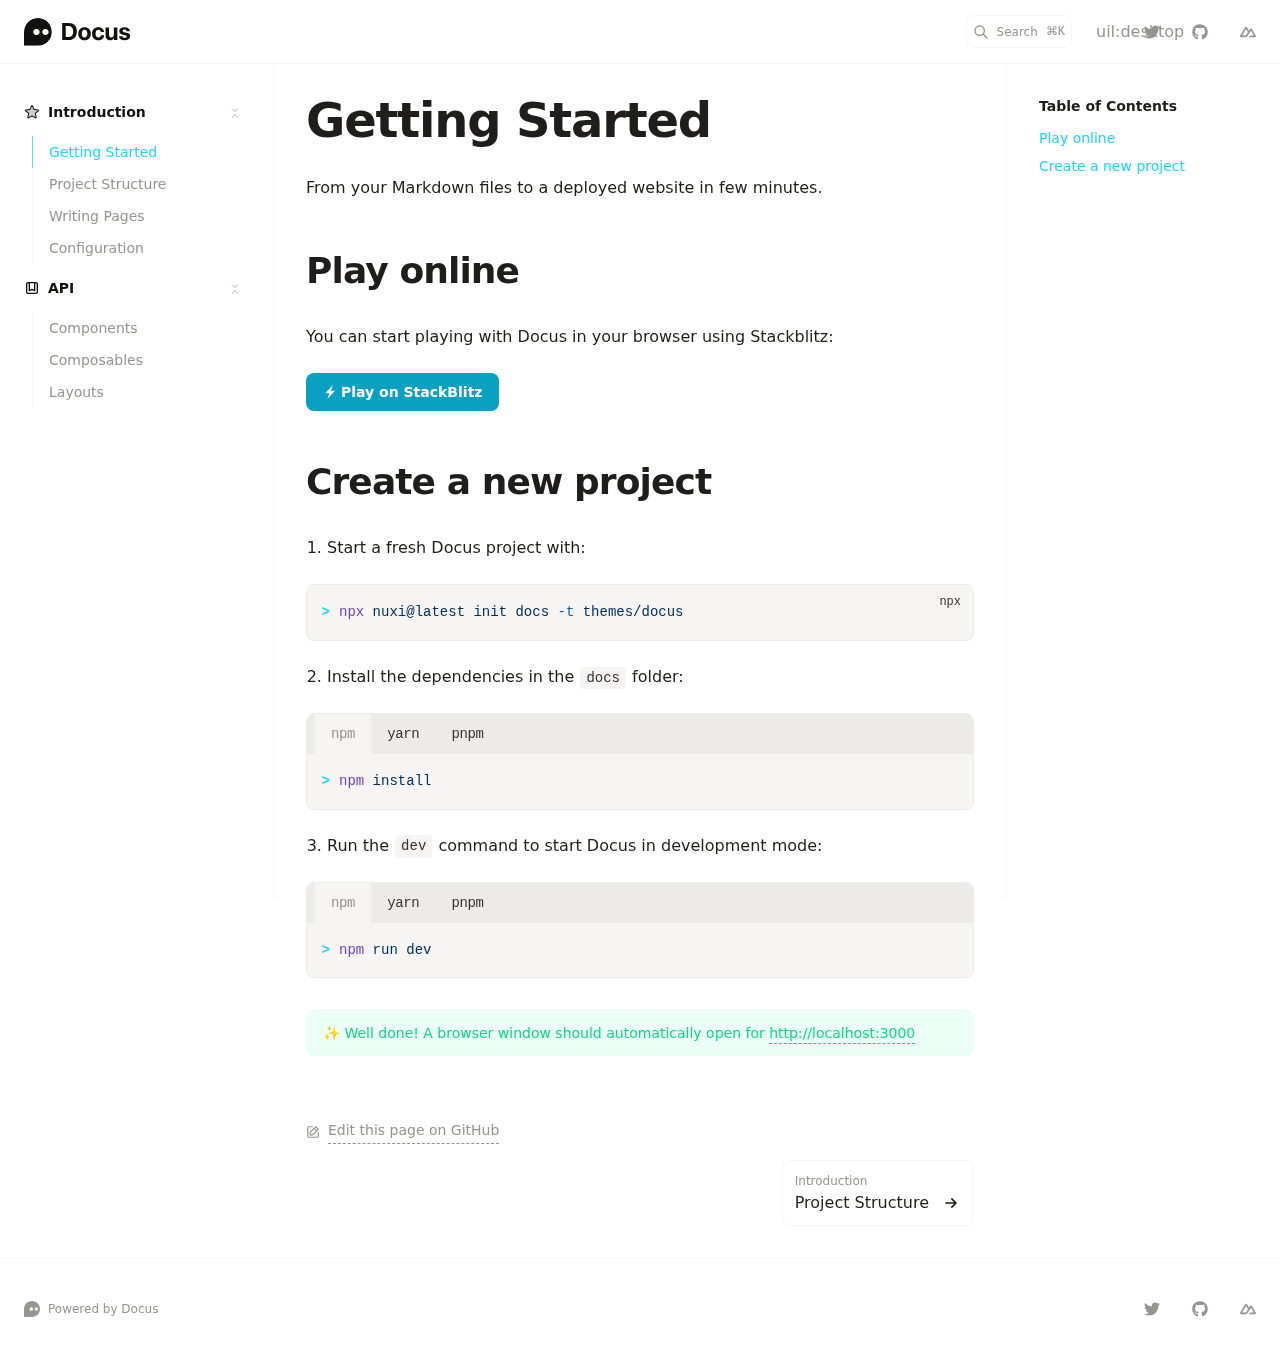
<file: introduction/getting-started/index.html>
<!DOCTYPE html>
<html  lang="en">
<head><meta charset="utf-8">
<meta name="viewport" content="width=device-width, initial-scale=1">
<title>Getting Started · Docus</title>
<meta name="twitter:card" content="summary_large_image">
<meta property="og:image" content="https://user-images.githubusercontent.com/904724/185365452-87b7ca7b-6030-4813-a2db-5e65c785bf88.png">
<meta property="og:title" content="Getting Started">
<meta name="description" content="From your Markdown files to a deployed website in few minutes.">
<meta property="og:description" content="From your Markdown files to a deployed website in few minutes.">
<link rel="preload" as="fetch" crossorigin="anonymous" href="/introduction/getting-started/_payload.json">
<link rel="stylesheet" href="/_nuxt/entry.487abf9f.css">
<link rel="stylesheet" href="/_nuxt/DocumentDrivenNotFound.cc823e2f.css">
<link rel="stylesheet" href="/_nuxt/ButtonLink.3e7aad1a.css">
<link rel="stylesheet" href="/_nuxt/DocsPageLayout.0d3384c5.css">
<link rel="stylesheet" href="/_nuxt/DocsAside.165e5b5c.css">
<link rel="stylesheet" href="/_nuxt/ProseCodeInline.a69ddccc.css">
<link rel="stylesheet" href="/_nuxt/Alert.1b68c7fb.css">
<link rel="stylesheet" href="/_nuxt/DocsPageBottom.f99f148d.css">
<link rel="stylesheet" href="/_nuxt/ProseA.5a9f544a.css">
<link rel="stylesheet" href="/_nuxt/DocsPrevNext.0ef16f0d.css">
<link rel="stylesheet" href="/_nuxt/DocsToc.7ba576b1.css">
<link rel="stylesheet" href="/_nuxt/DocsTocLinks.ba41dd9d.css">
<link rel="stylesheet" href="/_nuxt/ProseH1.a7fd5557.css">
<link rel="stylesheet" href="/_nuxt/ProseP.bd294274.css">
<link rel="stylesheet" href="/_nuxt/ProseH2.24a56e5e.css">
<link rel="stylesheet" href="/_nuxt/ProseOl.52a1f902.css">
<link rel="stylesheet" href="/_nuxt/ProseLi.44bd6429.css">
<link rel="stylesheet" href="/_nuxt/ProsePre.e63e49c6.css">
<link rel="stylesheet" href="/_nuxt/ProseCode.36fcdb4a.css">
<link rel="stylesheet" href="/_nuxt/CodeGroup.2ea7c493.css">
<link rel="stylesheet" href="/_nuxt/TabsHeader.f38e3e1c.css">
<link rel="modulepreload" as="script" crossorigin href="/_nuxt/entry.57aba948.js">
<link rel="modulepreload" as="script" crossorigin href="/_nuxt/document-driven.7c379f83.js">
<link rel="modulepreload" as="script" crossorigin href="/_nuxt/DocumentDrivenEmpty.53b6da7e.js">
<link rel="modulepreload" as="script" crossorigin href="/_nuxt/ContentRenderer.00fcf6e3.js">
<link rel="modulepreload" as="script" crossorigin href="/_nuxt/ContentRendererMarkdown.vue.968f82c2.js">
<link rel="modulepreload" as="script" crossorigin href="/_nuxt/DocumentDrivenNotFound.e6f69c20.js">
<link rel="modulepreload" as="script" crossorigin href="/_nuxt/ButtonLink.9392853a.js">
<link rel="modulepreload" as="script" crossorigin href="/_nuxt/slot.22de104c.js">
<link rel="modulepreload" as="script" crossorigin href="/_nuxt/node.676c5e99.js">
<link rel="modulepreload" as="script" crossorigin href="/_nuxt/IconDocus.f6d0e4cb.js">
<link rel="modulepreload" as="script" crossorigin href="/_nuxt/default.8c42beac.js">
<link rel="modulepreload" as="script" crossorigin href="/_nuxt/DocsPageLayout.51c2392b.js">
<link rel="modulepreload" as="script" crossorigin href="/_nuxt/DocsAside.facf4baf.js">
<link rel="modulepreload" as="script" crossorigin href="/_nuxt/ProseCodeInline.f3be2909.js">
<link rel="modulepreload" as="script" crossorigin href="/_nuxt/Alert.e907646a.js">
<link rel="modulepreload" as="script" crossorigin href="/_nuxt/DocsPageBottom.039ce72a.js">
<link rel="modulepreload" as="script" crossorigin href="/_nuxt/ProseA.5fcdc10f.js">
<link rel="modulepreload" as="script" crossorigin href="/_nuxt/EditOnLink.vue.94718340.js">
<link rel="modulepreload" as="script" crossorigin href="/_nuxt/DocsPrevNext.9032692d.js">
<link rel="modulepreload" as="script" crossorigin href="/_nuxt/DocsToc.9e0c3c6f.js">
<link rel="modulepreload" as="script" crossorigin href="/_nuxt/DocsTocLinks.ce08f387.js">
<link rel="modulepreload" as="script" crossorigin href="/_nuxt/ContentRendererMarkdown.bb642e78.js">
<link rel="modulepreload" as="script" crossorigin href="/_nuxt/EditOnLink.d3718cc8.js">
<link rel="modulepreload" as="script" crossorigin href="/_nuxt/ProseH1.c816f251.js">
<link rel="modulepreload" as="script" crossorigin href="/_nuxt/ProseP.8b811180.js">
<link rel="modulepreload" as="script" crossorigin href="/_nuxt/ProseH2.ed2f6aba.js">
<link rel="modulepreload" as="script" crossorigin href="/_nuxt/ProseOl.686ca129.js">
<link rel="modulepreload" as="script" crossorigin href="/_nuxt/ProseLi.b1ddc21f.js">
<link rel="modulepreload" as="script" crossorigin href="/_nuxt/ProsePre.a4fd3931.js">
<link rel="modulepreload" as="script" crossorigin href="/_nuxt/ProseCode.69604124.js">
<link rel="modulepreload" as="script" crossorigin href="/_nuxt/CodeGroup.8dbc74a9.js">
<link rel="modulepreload" as="script" crossorigin href="/_nuxt/TabsHeader.1b20859e.js">
<link rel="modulepreload" as="script" crossorigin href="/_nuxt/IconStackBlitz.7dc5416e.js">
<link rel="prefetch" as="style" href="/_nuxt/page.a8aa56b6.css">
<link rel="prefetch" as="script" crossorigin href="/_nuxt/page.9a369964.js">
<link rel="prefetch" as="script" crossorigin href="/_nuxt/client-db.862f1f2b.js">
<link rel="prefetch" as="style" href="/_nuxt/useStudio.1c77fe3b.css">
<link rel="prefetch" as="script" crossorigin href="/_nuxt/useStudio.a4963bea.js">
<link rel="prefetch" as="script" crossorigin href="/_nuxt/debug.712a4c26.js">
<link rel="prefetch" as="style" href="/_nuxt/error-404.7910d5ca.css">
<link rel="prefetch" as="script" crossorigin href="/_nuxt/error-404.a7913e45.js">
<link rel="prefetch" as="style" href="/_nuxt/error-500.1db01289.css">
<link rel="prefetch" as="script" crossorigin href="/_nuxt/error-500.0529cb13.js">
<script type="module" src="/_nuxt/entry.57aba948.js" crossorigin></script><style id="pinceau-runtime-hydratable">@media{.phy[--]{--puid:2nv0Uc-v;}.pv-7WNLm8{padding-left:var(--elements-container-padding-mobile);padding-right:var(--elements-container-padding-mobile);}@media (min-width: 475px){.pv-7WNLm8{padding-left:var(--elements-container-padding-xs);padding-right:var(--elements-container-padding-xs);}}@media (min-width: 640px){.pv-7WNLm8{padding-left:var(--elements-container-padding-sm);padding-right:var(--elements-container-padding-sm);}}@media (min-width: 768px){.pv-7WNLm8{padding-left:var(--elements-container-padding-md);padding-right:var(--elements-container-padding-md);}}} @media{.phy[--]{--puid:ItOW_F-v;}.pv-YRnAH0{max-width:var(--elements-container-maxWidth);padding-left:var(--elements-container-padding-mobile);padding-right:var(--elements-container-padding-mobile);}@media (min-width: 475px){.pv-YRnAH0{padding-left:var(--elements-container-padding-xs);padding-right:var(--elements-container-padding-xs);}}@media (min-width: 640px){.pv-YRnAH0{padding-left:var(--elements-container-padding-sm);padding-right:var(--elements-container-padding-sm);}}@media (min-width: 768px){.pv-YRnAH0{padding-left:var(--elements-container-padding-md);padding-right:var(--elements-container-padding-md);}}} @media{.phy[--]{--puid:_Duad8-c;}.pc-_Duad8[data-v-32a53581]{---ym9-button-primary:var(--color-primary-600);---a23-button-secondary:var(--color-primary-500);}} @media{.phy[--]{--puid:_Duad8-v;}.pv-m1uodI{padding:var(--space-2) var(--space-4);font-size:var(--text-sm-fontSize);line-height:var(--text-sm-lineHeight);}} </style><style id="pinceau-theme">@media { :root {--pinceau-mq: initial; --docus-search-results-highlight-color: white;--docus-search-results-window-maxHeight: 100%;--docus-search-results-window-maxWidth: 640px;--docus-search-results-window-marginTop: 0;--docus-search-input-borderStyle: solid;--docus-search-input-borderWidth: 1px;--docus-search-backdropFilter: blur(24px);--docus-loadingBar-gradientColorStop3: #0047e1;--docus-loadingBar-gradientColorStop2: #34cdfe;--docus-loadingBar-gradientColorStop1: #00dc82;--docus-loadingBar-height: 3px;--docus-readableLine: 78ch;--docus-footer-height: 145px;--docus-header-height: 64px;--prose-code-inline-padding: 0.2rem 0.375rem 0.2rem 0.375rem;--prose-code-block-backdropFilter: contrast(1);--prose-code-block-border-style: solid;--prose-code-block-border-width: 1px;--prose-tbody-tr-borderBottom-style: dashed;--prose-tbody-tr-borderBottom-width: 1px;--prose-th-textAlign: inherit;--prose-thead-borderBottom-style: solid;--prose-thead-borderBottom-width: 1px;--prose-thead-border-style: solid;--prose-thead-border-width: 0px;--prose-table-textAlign: start;--prose-hr-width: 1px;--prose-hr-style: solid;--prose-li-listStylePosition: outside;--prose-ol-li-markerColor: currentColor;--prose-ol-paddingInlineStart: 21px;--prose-ol-listStyleType: decimal;--prose-ul-li-markerColor: currentColor;--prose-ul-paddingInlineStart: 21px;--prose-ul-listStyleType: disc;--prose-blockquote-border-style: solid;--prose-blockquote-border-width: 4px;--prose-blockquote-quotes: '201C' '201D' '2018' '2019';--prose-blockquote-paddingInlineStart: 24px;--prose-a-code-color-hover: currentColor;--prose-a-code-color-static: currentColor;--prose-a-hasCode-borderBottom: none;--prose-a-border-distance: 2px;--prose-a-border-color-hover: currentColor;--prose-a-border-color-static: currentColor;--prose-a-border-style-hover: solid;--prose-a-border-style-static: dashed;--prose-a-border-width: 1px;--prose-a-color-static: inherit;--prose-a-textDecoration: none;--prose-h6-margin: 3rem 0 2rem;--prose-h5-margin: 3rem 0 2rem;--prose-h4-margin: 3rem 0 2rem;--prose-h3-margin: 3rem 0 2rem;--prose-h2-margin: 3rem 0 2rem;--prose-h1-margin: 0 0 2rem;--typography-lead-loose: 2;--typography-lead-relaxed: 1.625;--typography-lead-normal: 1.5;--typography-lead-snug: 1.375;--typography-lead-tight: 1.25;--typography-lead-none: 1;--typography-lead-10: 2.5rem;--typography-lead-9: 2.25rem;--typography-lead-8: 2rem;--typography-lead-7: 1.75rem;--typography-lead-6: 1.5rem;--typography-lead-5: 1.25rem;--typography-lead-4: 1rem;--typography-lead-3: .75rem;--typography-lead-2: .5rem;--typography-lead-1: .025rem;--typography-fontWeight-black: 900;--typography-fontWeight-extrabold: 800;--typography-fontWeight-bold: 700;--typography-fontWeight-semibold: 600;--typography-fontWeight-medium: 500;--typography-fontWeight-normal: 400;--typography-fontWeight-light: 300;--typography-fontWeight-extralight: 200;--typography-fontWeight-thin: 100;--typography-fontSize-9xl: 128px;--typography-fontSize-8xl: 96px;--typography-fontSize-7xl: 72px;--typography-fontSize-6xl: 60px;--typography-fontSize-5xl: 48px;--typography-fontSize-4xl: 36px;--typography-fontSize-3xl: 30px;--typography-fontSize-2xl: 24px;--typography-fontSize-xl: 20px;--typography-fontSize-lg: 18px;--typography-fontSize-base: 16px;--typography-fontSize-sm: 14px;--typography-fontSize-xs: 12px;--typography-letterSpacing-wide: 0.025em;--typography-letterSpacing-tight: -0.025em;--typography-verticalMargin-base: 24px;--typography-verticalMargin-sm: 16px;--elements-border-secondary-hover: [object Object];--elements-backdrop-background: #fffc;--elements-backdrop-filter: saturate(200%) blur(20px);--elements-container-maxWidth: 80rem;--lead-loose: 2;--lead-relaxed: 1.625;--lead-normal: 1.5;--lead-snug: 1.375;--lead-tight: 1.25;--lead-none: 1;--lead-10: 2.5rem;--lead-9: 2.25rem;--lead-8: 2rem;--lead-7: 1.75rem;--lead-6: 1.5rem;--lead-5: 1.25rem;--lead-4: 1rem;--lead-3: .75rem;--lead-2: .5rem;--lead-1: .025rem;--letterSpacing-widest: 0.1em;--letterSpacing-wider: 0.05em;--letterSpacing-wide: 0.025em;--letterSpacing-normal: 0em;--letterSpacing-tight: -0.025em;--letterSpacing-tighter: -0.05em;--fontSize-9xl: 8rem;--fontSize-8xl: 6rem;--fontSize-7xl: 4.5rem;--fontSize-6xl: 3.75rem;--fontSize-5xl: 3rem;--fontSize-4xl: 2.25rem;--fontSize-3xl: 1.875rem;--fontSize-2xl: 1.5rem;--fontSize-xl: 1.25rem;--fontSize-lg: 1.125rem;--fontSize-base: 1rem;--fontSize-sm: 0.875rem;--fontSize-xs: 0.75rem;--fontWeight-black: 900;--fontWeight-extrabold: 800;--fontWeight-bold: 700;--fontWeight-semibold: 600;--fontWeight-medium: 500;--fontWeight-normal: 400;--fontWeight-light: 300;--fontWeight-extralight: 200;--fontWeight-thin: 100;--font-mono: ui-monospace, SFMono-Regular, Menlo, Monaco, Consolas, Liberation Mono, Courier New, monospace;--font-serif: ui-serif, Georgia, Cambria, Times New Roman, Times, serif;--font-sans: ui-sans-serif, system-ui, -apple-system, BlinkMacSystemFont, Segoe UI, Roboto, Helvetica Neue, Arial, Noto Sans, sans-serif, Apple Color Emoji, Segoe UI Emoji, Segoe UI Symbol, Noto Color Emoji;--opacity-total: 1;--opacity-high: 0.8;--opacity-medium: 0.5;--opacity-soft: 0.3;--opacity-light: 0.15;--opacity-bright: 0.1;--opacity-noOpacity: 0;--borderWidth-lg: 3px;--borderWidth-md: 2px;--borderWidth-sm: 1px;--borderWidth-noBorder: 0;--space-rem-875: 0.875rem;--space-rem-625: 0.625rem;--space-rem-375: 0.375rem;--space-rem-125: 0.125rem;--space-px: 1px;--space-128: 32rem;--space-96: 24rem;--space-80: 20rem;--space-72: 18rem;--space-64: 16rem;--space-60: 15rem;--space-56: 14rem;--space-52: 13rem;--space-48: 12rem;--space-44: 11rem;--space-40: 10rem;--space-36: 9rem;--space-32: 8rem;--space-28: 7rem;--space-24: 6rem;--space-20: 5rem;--space-16: 4rem;--space-14: 3.5rem;--space-12: 3rem;--space-11: 2.75rem;--space-10: 2.5rem;--space-9: 2.25rem;--space-8: 2rem;--space-7: 1.75rem;--space-6: 1.5rem;--space-5: 1.25rem;--space-4: 1rem;--space-3: 0.75rem;--space-2: 0.5rem;--space-1: 0.25rem;--space-0: 0px;--size-full: 100%;--size-7xl: 80rem;--size-6xl: 72rem;--size-5xl: 64rem;--size-4xl: 56rem;--size-3xl: 48rem;--size-2xl: 42rem;--size-xl: 36rem;--size-lg: 32rem;--size-md: 28rem;--size-sm: 24rem;--size-xs: 20rem;--size-200: 200px;--size-104: 104px;--size-80: 80px;--size-64: 64px;--size-56: 56px;--size-48: 48px;--size-40: 40px;--size-32: 32px;--size-24: 24px;--size-20: 20px;--size-16: 16px;--size-12: 12px;--size-8: 8px;--size-6: 6px;--size-4: 4px;--size-2: 2px;--size-0: 0px;--radii-full: 9999px;--radii-3xl: 1.75rem;--radii-2xl: 1.5rem;--radii-xl: 1rem;--radii-lg: 0.75rem;--radii-md: 0.5rem;--radii-sm: 0.375rem;--radii-xs: 0.25rem;--radii-2xs: 0.125rem;--radii-none: 0px;--shadow-none: 0px 0px 0px 0px transparent;--height-screen: 100vh;--width-screen: 100vw;--color-primary-900: #001A1F;--color-primary-800: #00232B;--color-primary-700: #024757;--color-primary-600: #09A0C1;--color-primary-500: #1AD6FF;--color-primary-400: #55E1FF;--color-primary-300: #82E3FF;--color-primary-200: #C5F2FF;--color-primary-100: #DCF7FF;--color-primary-50: #F1FCFF;--color-ruby-900: #380011;--color-ruby-800: #700021;--color-ruby-700: #a90032;--color-ruby-600: #e10043;--color-ruby-500: #ff1a5e;--color-ruby-400: #ff4079;--color-ruby-300: #ff6694;--color-ruby-200: #ff8dae;--color-ruby-100: #ffb3c9;--color-ruby-50: #ffd9e4;--color-pink-900: #380025;--color-pink-800: #70004b;--color-pink-700: #a90070;--color-pink-600: #e10095;--color-pink-500: #ff1ab2;--color-pink-400: #ff40bf;--color-pink-300: #ff66cc;--color-pink-200: #ff8dd8;--color-pink-100: #ffb3e5;--color-pink-50: #ffd9f2;--color-purple-900: #190038;--color-purple-800: #330070;--color-purple-700: #4c00a9;--color-purple-600: #6500e1;--color-purple-500: #811aff;--color-purple-400: #9640ff;--color-purple-300: #ab66ff;--color-purple-200: #c08dff;--color-purple-100: #d5b3ff;--color-purple-50: #ead9ff;--color-royalblue-900: #0b0531;--color-royalblue-800: #160a62;--color-royalblue-700: #211093;--color-royalblue-600: #2c15c4;--color-royalblue-500: #4127e8;--color-royalblue-400: #614bec;--color-royalblue-300: #806ff0;--color-royalblue-200: #a093f3;--color-royalblue-100: #c0b7f7;--color-royalblue-50: #dfdbfb;--color-indigoblue-900: #001238;--color-indigoblue-800: #002370;--color-indigoblue-700: #0035a9;--color-indigoblue-600: #0047e1;--color-indigoblue-500: #1a62ff;--color-indigoblue-400: #407cff;--color-indigoblue-300: #6696ff;--color-indigoblue-200: #8db0ff;--color-indigoblue-100: #b3cbff;--color-indigoblue-50: #d9e5ff;--color-blue-900: #00131D;--color-blue-800: #002235;--color-blue-700: #014267;--color-blue-600: #0069A6;--color-blue-500: #1AADFF;--color-blue-400: #64C7FF;--color-blue-300: #A1DDFF;--color-blue-200: #C6EAFF;--color-blue-100: #DFF3FF;--color-blue-50: #F2FAFF;--color-lightblue-900: #002e38;--color-lightblue-800: #005c70;--color-lightblue-700: #008aa9;--color-lightblue-600: #00b9e1;--color-lightblue-500: #1ad6ff;--color-lightblue-400: #40ddff;--color-lightblue-300: #66e4ff;--color-lightblue-200: #8deaff;--color-lightblue-100: #b3f1ff;--color-lightblue-50: #d9f8ff;--color-teal-900: #062a28;--color-teal-800: #0b544f;--color-teal-700: #117d77;--color-teal-600: #16a79e;--color-teal-500: #1cd1c6;--color-teal-400: #36e4da;--color-teal-300: #5fe9e1;--color-teal-200: #87efe9;--color-teal-100: #aff4f0;--color-teal-50: #d7faf8;--color-pear-900: #2a2b09;--color-pear-800: #545512;--color-pear-700: #7e801b;--color-pear-600: #a8aa24;--color-pear-500: #d0d32f;--color-pear-400: #d8da52;--color-pear-300: #e0e274;--color-pear-200: #e8e997;--color-pear-100: #eff0ba;--color-pear-50: #f7f8dc;--color-red-900: #1C0301;--color-red-800: #340A01;--color-red-700: #701704;--color-red-600: #BB2402;--color-red-500: #FF3B10;--color-red-400: #FF7353;--color-red-300: #FFA692;--color-red-200: #FFDED7;--color-red-100: #FFF3F0;--color-red-50: #FFF9F8;--color-orange-900: #381800;--color-orange-800: #702f00;--color-orange-700: #a94700;--color-orange-600: #e15e00;--color-orange-500: #ff7a1a;--color-orange-400: #ff9040;--color-orange-300: #ffa666;--color-orange-200: #ffbd8d;--color-orange-100: #ffd3b3;--color-orange-50: #ffe9d9;--color-yellow-900: #1B1500;--color-yellow-800: #292100;--color-yellow-700: #614E02;--color-yellow-600: #CBA408;--color-yellow-500: #FBCA05;--color-yellow-400: #FFDC4E;--color-yellow-300: #FFE372;--color-yellow-200: #FFF0B1;--color-yellow-100: #FFF6D3;--color-yellow-50: #FFFCEE;--color-green-900: #00190F;--color-green-800: #002817;--color-green-700: #006037;--color-green-600: #00B467;--color-green-500: #0DD885;--color-green-400: #3CEEA5;--color-green-300: #86FBCB;--color-green-200: #C3FFE6;--color-green-100: #DEFFF1;--color-green-50: #ECFFF7;--color-gray-900: #121110;--color-gray-800: #201E1B;--color-gray-700: #36332E;--color-gray-600: #67635D;--color-gray-500: #97948F;--color-gray-400: #ADA9A4;--color-gray-300: #DBD9D3;--color-gray-200: #ECEBE8;--color-gray-100: #F6F5F4;--color-gray-50: #FBFBFB;--color-black: #0B0A0A;--color-white: #ffffff;--media-portrait: only screen and (orientation: portrait);--media-landscape: only screen and (orientation: landscape);--media-rm: (prefers-reduced-motion: reduce);--media-2xl: (min-width: 1536px);--media-xl: (min-width: 1280px);--media-lg: (min-width: 1024px);--media-md: (min-width: 768px);--media-sm: (min-width: 640px);--media-xs: (min-width: 475px);--docus-search-results-highlight-backgroundColor: var(--color-primary-500);--docus-search-results-selected-backgroundColor: var(--color-gray-300);--docus-search-results-window-borderRadius: none;--docus-search-results-window-marginX: 0;--docus-search-input-backgroundColor: var(--color-gray-200);--docus-search-input-padding: var(--space-2) var(--space-4);--docus-search-input-gap: var(--space-2);--docus-search-input-fontSize: var(--fontSize-sm);--docus-search-input-borderColor: var(--color-gray-200);--docus-search-input-borderRadius: var(--radii-2xs);--docus-footer-padding: var(--space-4) 0;--docus-header-title-color-hover: var(--color-primary-500);--docus-header-title-color-static: var(--color-gray-900);--docus-header-title-fontWeight: var(--fontWeight-bold);--docus-header-title-fontSize: var(--fontSize-2xl);--docus-header-logo-height: var(--space-6);--docus-body-fontFamily: var(--font-sans);--docus-body-color: var(--color-gray-800);--docus-body-backgroundColor: var(--color-white);--prose-code-inline-fontWeight: var(--typography-fontWeight-normal);--prose-code-inline-fontSize: var(--typography-fontSize-sm);--prose-code-inline-borderRadius: var(--radii-xs);--prose-code-block-pre-padding: var(--typography-verticalMargin-sm);--prose-code-block-margin: var(--typography-verticalMargin-base) 0;--prose-code-block-fontSize: var(--typography-fontSize-sm);--prose-tbody-code-inline-fontSize: var(--typography-fontSize-sm);--prose-tbody-td-padding: var(--typography-verticalMargin-sm);--prose-th-fontWeight: var(--typography-fontWeight-semibold);--prose-th-padding: 0 var(--typography-verticalMargin-sm) var(--typography-verticalMargin-sm) var(--typography-verticalMargin-sm);--prose-table-lineHeight: var(--typography-lead-6);--prose-table-fontSize: var(--typography-fontSize-sm);--prose-table-margin: var(--typography-verticalMargin-base) 0;--prose-hr-margin: var(--typography-verticalMargin-base) 0;--prose-li-margin: var(--typography-verticalMargin-sm) 0;--prose-ol-margin: var(--typography-verticalMargin-base) 0;--prose-ul-margin: var(--typography-verticalMargin-base) 0;--prose-blockquote-margin: var(--typography-verticalMargin-base) 0;--prose-a-code-border-style: var(--prose-a-border-style-static);--prose-a-code-border-width: var(--prose-a-border-width);--prose-a-fontWeight: var(--typography-fontWeight-medium);--prose-img-margin: var(--typography-verticalMargin-base) 0;--prose-strong-fontWeight: var(--typography-fontWeight-semibold);--prose-h6-iconSize: var(--typography-fontSize-base);--prose-h6-fontWeight: var(--typography-fontWeight-semibold);--prose-h6-lineHeight: var(--typography-lead-normal);--prose-h6-fontSize: var(--typography-fontSize-lg);--prose-h5-iconSize: var(--typography-fontSize-lg);--prose-h5-fontWeight: var(--typography-fontWeight-semibold);--prose-h5-lineHeight: var(--typography-lead-snug);--prose-h5-fontSize: var(--typography-fontSize-xl);--prose-h4-iconSize: var(--typography-fontSize-lg);--prose-h4-letterSpacing: var(--typography-letterSpacing-tight);--prose-h4-fontWeight: var(--typography-fontWeight-semibold);--prose-h4-lineHeight: var(--typography-lead-snug);--prose-h4-fontSize: var(--typography-fontSize-2xl);--prose-h3-iconSize: var(--typography-fontSize-xl);--prose-h3-letterSpacing: var(--typography-letterSpacing-tight);--prose-h3-fontWeight: var(--typography-fontWeight-semibold);--prose-h3-lineHeight: var(--typography-lead-snug);--prose-h3-fontSize: var(--typography-fontSize-3xl);--prose-h2-iconSize: var(--typography-fontSize-2xl);--prose-h2-letterSpacing: var(--typography-letterSpacing-tight);--prose-h2-fontWeight: var(--typography-fontWeight-semibold);--prose-h2-lineHeight: var(--typography-lead-tight);--prose-h2-fontSize: var(--typography-fontSize-4xl);--prose-h1-iconSize: var(--typography-fontSize-3xl);--prose-h1-letterSpacing: var(--typography-letterSpacing-tight);--prose-h1-fontWeight: var(--typography-fontWeight-bold);--prose-h1-lineHeight: var(--typography-lead-tight);--prose-h1-fontSize: var(--typography-fontSize-5xl);--prose-p-br-margin: var(--typography-verticalMargin-base) 0 0 0;--prose-p-margin: var(--typography-verticalMargin-base) 0;--prose-p-lineHeight: var(--typography-lead-normal);--prose-p-fontSize: var(--typography-fontSize-base);--typography-color-secondary-900: var(--color-gray-900);--typography-color-secondary-800: var(--color-gray-800);--typography-color-secondary-700: var(--color-gray-700);--typography-color-secondary-600: var(--color-gray-600);--typography-color-secondary-500: var(--color-gray-500);--typography-color-secondary-400: var(--color-gray-400);--typography-color-secondary-300: var(--color-gray-300);--typography-color-secondary-200: var(--color-gray-200);--typography-color-secondary-100: var(--color-gray-100);--typography-color-secondary-50: var(--color-gray-50);--typography-color-primary-900: var(--color-primary-900);--typography-color-primary-800: var(--color-primary-800);--typography-color-primary-700: var(--color-primary-700);--typography-color-primary-600: var(--color-primary-600);--typography-color-primary-500: var(--color-primary-500);--typography-color-primary-400: var(--color-primary-400);--typography-color-primary-300: var(--color-primary-300);--typography-color-primary-200: var(--color-primary-200);--typography-color-primary-100: var(--color-primary-100);--typography-color-primary-50: var(--color-primary-50);--typography-font-code: var(--font-mono);--typography-font-body: var(--font-sans);--typography-font-display: var(--font-sans);--typography-body-backgroundColor: var(--color-white);--typography-body-color: var(--color-black);--elements-state-danger-borderColor-secondary: var(--color-red-200);--elements-state-danger-borderColor-primary: var(--color-red-100);--elements-state-danger-backgroundColor-secondary: var(--color-red-100);--elements-state-danger-backgroundColor-primary: var(--color-red-50);--elements-state-danger-color-secondary: var(--color-red-600);--elements-state-danger-color-primary: var(--color-red-500);--elements-state-warning-borderColor-secondary: var(--color-yellow-200);--elements-state-warning-borderColor-primary: var(--color-yellow-100);--elements-state-warning-backgroundColor-secondary: var(--color-yellow-100);--elements-state-warning-backgroundColor-primary: var(--color-yellow-50);--elements-state-warning-color-secondary: var(--color-yellow-700);--elements-state-warning-color-primary: var(--color-yellow-600);--elements-state-success-borderColor-secondary: var(--color-green-200);--elements-state-success-borderColor-primary: var(--color-green-100);--elements-state-success-backgroundColor-secondary: var(--color-green-100);--elements-state-success-backgroundColor-primary: var(--color-green-50);--elements-state-success-color-secondary: var(--color-green-600);--elements-state-success-color-primary: var(--color-green-500);--elements-state-info-borderColor-secondary: var(--color-blue-200);--elements-state-info-borderColor-primary: var(--color-blue-100);--elements-state-info-backgroundColor-secondary: var(--color-blue-100);--elements-state-info-backgroundColor-primary: var(--color-blue-50);--elements-state-info-color-secondary: var(--color-blue-600);--elements-state-info-color-primary: var(--color-blue-500);--elements-state-primary-borderColor-secondary: var(--color-primary-200);--elements-state-primary-borderColor-primary: var(--color-primary-100);--elements-state-primary-backgroundColor-secondary: var(--color-primary-100);--elements-state-primary-backgroundColor-primary: var(--color-primary-50);--elements-state-primary-color-secondary: var(--color-primary-700);--elements-state-primary-color-primary: var(--color-primary-600);--elements-surface-secondary-backgroundColor: var(--color-gray-200);--elements-surface-primary-backgroundColor: var(--color-gray-100);--elements-surface-background-base: var(--color-gray-100);--elements-border-secondary-static: var(--color-gray-200);--elements-border-primary-hover: var(--color-gray-200);--elements-border-primary-static: var(--color-gray-100);--elements-container-padding-md: var(--space-6);--elements-container-padding-sm: var(--space-6);--elements-container-padding-xs: var(--space-4);--elements-container-padding-mobile: var(--space-4);--elements-text-secondary-color-hover: var(--color-gray-700);--elements-text-secondary-color-static: var(--color-gray-500);--elements-text-primary-color-static: var(--color-gray-900);--text-6xl-lineHeight: var(--lead-none);--text-6xl-fontSize: var(--fontSize-6xl);--text-5xl-lineHeight: var(--lead-none);--text-5xl-fontSize: var(--fontSize-5xl);--text-4xl-lineHeight: var(--lead-10);--text-4xl-fontSize: var(--fontSize-4xl);--text-3xl-lineHeight: var(--lead-9);--text-3xl-fontSize: var(--fontSize-3xl);--text-2xl-lineHeight: var(--lead-8);--text-2xl-fontSize: var(--fontSize-2xl);--text-xl-lineHeight: var(--lead-7);--text-xl-fontSize: var(--fontSize-xl);--text-lg-lineHeight: var(--lead-7);--text-lg-fontSize: var(--fontSize-lg);--text-base-lineHeight: var(--lead-6);--text-base-fontSize: var(--fontSize-base);--text-sm-lineHeight: var(--lead-5);--text-sm-fontSize: var(--fontSize-sm);--text-xs-lineHeight: var(--lead-4);--text-xs-fontSize: var(--fontSize-xs);--color-shadow: var(--color-gray-400);--color-secondary-900: var(--color-gray-900);--color-secondary-800: var(--color-gray-800);--color-secondary-700: var(--color-gray-700);--color-secondary-600: var(--color-gray-600);--color-secondary-500: var(--color-gray-500);--color-secondary-400: var(--color-gray-400);--color-secondary-300: var(--color-gray-300);--color-secondary-200: var(--color-gray-200);--color-secondary-100: var(--color-gray-100);--color-secondary-50: var(--color-gray-50);--prose-code-inline-backgroundColor: var(--typography-color-secondary-100);--prose-code-inline-color: var(--typography-color-secondary-700);--prose-code-block-backgroundColor: var(--typography-color-secondary-100);--prose-code-block-color: var(--typography-color-secondary-700);--prose-code-block-border-color: var(--typography-color-secondary-200);--prose-tbody-tr-borderBottom-color: var(--typography-color-secondary-200);--prose-th-color: var(--typography-color-secondary-600);--prose-thead-borderBottom-color: var(--typography-color-secondary-200);--prose-thead-border-color: var(--typography-color-secondary-300);--prose-hr-color: var(--typography-color-secondary-200);--prose-blockquote-border-color: var(--typography-color-secondary-200);--prose-blockquote-color: var(--typography-color-secondary-500);--prose-a-code-background-hover: var(--typography-color-primary-50);--prose-a-code-border-color-hover: var(--typography-color-primary-500);--prose-a-code-border-color-static: var(--typography-color-secondary-400);--prose-a-color-hover: var(--typography-color-primary-500);--shadow-2xl: 0px 25px 50px -12px var(--color-shadow);--shadow-xl: 0px 20px 25px -5px var(--color-shadow), 0px 8px 10px -6px var(--color-shadow);--shadow-lg: 0px 10px 15px -3px var(--color-shadow), 0px 4px 6px -4px var(--color-shadow);--shadow-md: 0px 4px 6px -1px var(--color-shadow), 0px 2px 4px -2px var(--color-shadow);--shadow-sm: 0px 1px 3px 0px var(--color-shadow), 0px 1px 2px -1px var(--color-shadow);--shadow-xs: 0px 1px 2px 0px var(--color-shadow); } }@media { :root.dark {--pinceau-mq: dark; --prose-code-block-backdropFilter: contrast(1);--prose-ol-li-markerColor: currentColor;--prose-ul-li-markerColor: currentColor;--prose-a-code-color-hover: currentColor;--prose-a-code-color-static: currentColor;--prose-a-border-color-hover: currentColor;--prose-a-border-color-static: currentColor;--prose-a-color-static: inherit;--elements-backdrop-background: #0c0d0ccc;--docus-search-results-selected-backgroundColor: var(--color-gray-700);--docus-search-input-backgroundColor: var(--color-gray-800);--docus-search-input-borderColor: transparent;--docus-header-title-color-static: var(--color-gray-100);--docus-body-color: var(--color-gray-200);--docus-body-backgroundColor: var(--color-black);--typography-body-backgroundColor: var(--color-black);--typography-body-color: var(--color-white);--elements-state-danger-borderColor-secondary: var(--color-red-700);--elements-state-danger-borderColor-primary: var(--color-red-800);--elements-state-danger-backgroundColor-secondary: var(--color-red-800);--elements-state-danger-backgroundColor-primary: var(--color-red-900);--elements-state-danger-color-secondary: var(--color-red-200);--elements-state-danger-color-primary: var(--color-red-300);--elements-state-warning-borderColor-secondary: var(--color-yellow-700);--elements-state-warning-borderColor-primary: var(--color-yellow-800);--elements-state-warning-backgroundColor-secondary: var(--color-yellow-800);--elements-state-warning-backgroundColor-primary: var(--color-yellow-900);--elements-state-warning-color-secondary: var(--color-yellow-200);--elements-state-warning-color-primary: var(--color-yellow-400);--elements-state-success-borderColor-secondary: var(--color-green-700);--elements-state-success-borderColor-primary: var(--color-green-800);--elements-state-success-backgroundColor-secondary: var(--color-green-800);--elements-state-success-backgroundColor-primary: var(--color-green-900);--elements-state-success-color-secondary: var(--color-green-200);--elements-state-success-color-primary: var(--color-green-400);--elements-state-info-borderColor-secondary: var(--color-blue-700);--elements-state-info-borderColor-primary: var(--color-blue-800);--elements-state-info-backgroundColor-secondary: var(--color-blue-800);--elements-state-info-backgroundColor-primary: var(--color-blue-900);--elements-state-info-color-secondary: var(--color-blue-200);--elements-state-info-color-primary: var(--color-blue-400);--elements-state-primary-borderColor-secondary: var(--color-primary-700);--elements-state-primary-borderColor-primary: var(--color-primary-800);--elements-state-primary-backgroundColor-secondary: var(--color-primary-800);--elements-state-primary-backgroundColor-primary: var(--color-primary-900);--elements-state-primary-color-secondary: var(--color-primary-200);--elements-state-primary-color-primary: var(--color-primary-400);--elements-surface-secondary-backgroundColor: var(--color-gray-800);--elements-surface-primary-backgroundColor: var(--color-gray-900);--elements-surface-background-base: var(--color-gray-900);--elements-border-secondary-static: var(--color-gray-800);--elements-border-primary-hover: var(--color-gray-800);--elements-border-primary-static: var(--color-gray-900);--elements-text-secondary-color-hover: var(--color-gray-200);--elements-text-secondary-color-static: var(--color-gray-400);--elements-text-primary-color-static: var(--color-gray-50);--color-shadow: var(--color-gray-800);--prose-code-inline-backgroundColor: var(--typography-color-secondary-800);--prose-code-inline-color: var(--typography-color-secondary-200);--prose-code-block-backgroundColor: var(--typography-color-secondary-900);--prose-code-block-color: var(--typography-color-secondary-200);--prose-code-block-border-color: var(--typography-color-secondary-800);--prose-tbody-tr-borderBottom-color: var(--typography-color-secondary-800);--prose-th-color: var(--typography-color-secondary-400);--prose-thead-borderBottom-color: var(--typography-color-secondary-800);--prose-thead-border-color: var(--typography-color-secondary-600);--prose-hr-color: var(--typography-color-secondary-800);--prose-blockquote-border-color: var(--typography-color-secondary-700);--prose-blockquote-color: var(--typography-color-secondary-400);--prose-a-code-background-hover: var(--typography-color-primary-900);--prose-a-code-border-color-hover: var(--typography-color-primary-600);--prose-a-code-border-color-static: var(--typography-color-secondary-600);--prose-a-color-hover: var(--typography-color-primary-400); } }@media (min-width: 640px) { :root {--pinceau-mq: sm; --docus-search-results-window-maxHeight: 320px;--docus-search-results-window-marginTop: 20vh;--docus-footer-height: 100px;--docus-search-results-window-borderRadius: var(--radii-xs);--docus-search-results-window-marginX: var(--space-4);--docus-header-logo-height: var(--space-7); } }</style><script>"use strict";(()=>{const a=window,e=document.documentElement,m=["dark","light"],c=window.localStorage.getItem("nuxt-color-mode")||"system";let n=c==="system"?f():c;const l=e.getAttribute("data-color-mode-forced");l&&(n=l),i(n),a["__NUXT_COLOR_MODE__"]={preference:c,value:n,getColorScheme:f,addColorScheme:i,removeColorScheme:d};function i(o){const t=""+o+"",s="theme";e.classList?e.classList.add(t):e.className+=" "+t,s&&e.setAttribute("data-"+s,o)}function d(o){const t=""+o+"",s="theme";e.classList?e.classList.remove(t):e.className=e.className.replace(new RegExp(t,"g"),""),s&&e.removeAttribute("data-"+s)}function r(o){return a.matchMedia("(prefers-color-scheme"+o+")")}function f(){if(a.matchMedia&&r("").media!=="not all"){for(const o of m)if(r(":"+o).matches)return o}return"light"}})();
</script></head>
<body ><!----><!--teleport anchor--><!----><!--teleport anchor--><div id="__nuxt"><div class="app-layout" data-v-525fbeca><div class="nuxt-progress" style="width:0%;opacity:0;background-size:Infinity% auto;" data-v-525fbeca></div><header class="has-dialog" data-v-525fbeca data-v-c82311d7><div class="container pv-7WNLm8 pc-2nv0Uc" data-v-c82311d7 data-v-22217919><!--[--><div class="section left" data-v-c82311d7><!--[--><button aria-label="Menu" data-v-c0028319><svg xmlns="http://www.w3.org/2000/svg" xmlns:xlink="http://www.w3.org/1999/xlink" role="img" class="icon" data-v-c0028319 style="" width="1em" height="1em" viewBox="0 0 24 24" data-v-41f0f5bc><path fill="none" stroke="currentColor" stroke-linecap="round" stroke-linejoin="round" stroke-width="2" d="M4 6h16M4 12h16M4 18h16"/></svg></button><!--teleport start--><!--teleport end--><!--]--><a href="/" class="navbar-logo" aria-label="Docus" data-v-c82311d7 data-v-a6054caf><span class="logo" data-v-a6054caf><svg viewbox="0 0 167 44" fill="none" xmlns="http://www.w3.org/2000/svg" data-v-a6054caf data-v-d9fc217c><path d="M60 34.5945H70.2569C78.3172 34.5945 83.064 29.6369 83.064 21.1959V21.159C83.064 12.7365 78.2986 8 70.2569 8H60V34.5945ZM65.6217 29.987V12.5891H69.5867C74.5197 12.5891 77.3306 15.63 77.3306 21.1775V21.2143C77.3306 26.9645 74.6128 29.987 69.5867 29.987H65.6217Z" fill="currentColor" data-v-d9fc217c></path><path d="M95.1966 35C101.228 35 105.081 31.1666 105.081 24.716V24.6792C105.081 18.284 101.153 14.4321 95.178 14.4321C89.2211 14.4321 85.312 18.3208 85.312 24.6792V24.716C85.312 31.1481 89.1281 35 95.1966 35ZM95.2152 30.7795C92.5346 30.7795 90.8407 28.5863 90.8407 24.716V24.6792C90.8407 20.8642 92.5532 18.6526 95.178 18.6526C97.8213 18.6526 99.5525 20.8642 99.5525 24.6792V24.716C99.5525 28.5679 97.8585 30.7795 95.2152 30.7795Z" fill="currentColor" data-v-d9fc217c></path><path d="M116.823 35C122.147 35 125.59 31.7195 125.851 27.4068V27.2962H120.788L120.769 27.4621C120.397 29.4526 119.038 30.7795 116.86 30.7795C114.179 30.7795 112.504 28.5863 112.504 24.716V24.6976C112.504 20.9195 114.179 18.6526 116.841 18.6526C119.094 18.6526 120.415 20.0901 120.751 21.97L120.788 22.1358H125.832V22.0068C125.628 17.7311 122.184 14.4321 116.767 14.4321C110.792 14.4321 106.975 18.3577 106.975 24.6792V24.6976C106.975 31.0744 110.736 35 116.823 35Z" fill="currentColor" data-v-d9fc217c></path><path d="M135.08 35C138.095 35 140.143 33.5993 141.167 31.3324H141.278V34.5945H146.714V14.8375H141.278V26.1904C141.278 28.7706 139.733 30.5399 137.295 30.5399C134.856 30.5399 133.628 29.0471 133.628 26.4669V14.8375H128.192V27.5911C128.192 32.2171 130.687 35 135.08 35Z" fill="currentColor" data-v-d9fc217c></path><path d="M158.27 35C163.407 35 167 32.4567 167 28.5863V28.5679C167 25.656 165.287 24.0341 161.118 23.1679L157.73 22.4491C155.719 22.0253 155.031 21.3618 155.031 20.3481V20.3297C155.031 19.058 156.203 18.2287 158.083 18.2287C160.094 18.2287 161.267 19.2976 161.453 20.7167L161.471 20.8642H166.479V20.6799C166.348 17.215 163.389 14.4321 158.083 14.4321C153.001 14.4321 149.725 16.8648 149.725 20.6246V20.643C149.725 23.5918 151.68 25.5085 155.552 26.3195L158.94 27.0198C160.894 27.4437 161.564 28.0519 161.564 29.1024V29.1208C161.564 30.3925 160.317 31.185 158.27 31.185C156.092 31.185 154.919 30.2819 154.565 28.7338L154.528 28.5679H149.223L149.241 28.7338C149.669 32.4751 152.741 35 158.27 35Z" fill="currentColor" data-v-d9fc217c></path><mask id="mask0_109_36" style="mask-type:alpha;" maskUnits="userSpaceOnUse" x="0" y="0" width="44" height="44" data-v-d9fc217c><path fill-rule="evenodd" clip-rule="evenodd" d="M0 21.8104C0 9.76479 9.80347 0 21.8967 0C33.99 0 43.7935 9.76479 43.7935 21.8104C43.7935 33.8559 33.99 43.6207 21.8967 43.6207H0V21.8104ZM19.5294 17.0944C22.1442 17.0944 24.2641 19.2059 24.2641 21.8104C24.2641 24.4148 22.1442 26.526 19.5294 26.526C16.9147 26.526 14.7948 24.4148 14.7948 21.8101C14.7948 19.2059 16.9147 17.0944 19.5294 17.0944V17.0944ZM38.4674 21.8104C38.4674 19.2059 36.3475 17.0944 33.7328 17.0944C31.1183 17.0944 28.9984 19.2059 28.9984 21.8104C28.9984 24.4148 31.1183 26.526 33.7328 26.526C36.3475 26.526 38.4674 24.4148 38.4674 21.8101V21.8104Z" fill="white" data-v-d9fc217c></path></mask><g mask="url(#mask0_109_36)" data-v-d9fc217c><path fill-rule="evenodd" clip-rule="evenodd" d="M0 21.8104C0 9.76479 9.80347 0 21.8967 0C33.99 0 43.7935 9.76479 43.7935 21.8104C43.7935 33.8559 33.99 43.6207 21.8967 43.6207H0V21.8104ZM19.5294 17.0944C22.1442 17.0944 24.2641 19.2059 24.2641 21.8104C24.2641 24.4148 22.1442 26.526 19.5294 26.526C16.9147 26.526 14.7948 24.4148 14.7948 21.8101C14.7948 19.2059 16.9147 17.0944 19.5294 17.0944V17.0944ZM38.4674 21.8104C38.4674 19.2059 36.3475 17.0944 33.7328 17.0944C31.1183 17.0944 28.9984 19.2059 28.9984 21.8104C28.9984 24.4148 31.1183 26.526 33.7328 26.526C36.3475 26.526 38.4674 24.4148 38.4674 21.8101V21.8104Z" fill="currentColor" data-v-d9fc217c></path><path d="M9.9987e-06 43.6206H-0.156525V43.7762H9.9987e-06V43.6206ZM21.8967 -0.156006C9.71704 -0.156006 -0.156525 9.67861 -0.156525 21.8106H0.156545C0.156545 9.8508 9.88991 0.155828 21.8967 0.155828V-0.156006ZM43.9497 21.8103C43.9497 9.67861 34.0764 -0.156006 21.8967 -0.156006V0.155828C33.9036 0.155828 43.6369 9.8508 43.6369 21.8103H43.9497ZM21.8967 43.7762C34.0764 43.7762 43.9497 33.9419 43.9497 21.8103H43.6369C43.6369 33.7697 33.9036 43.4647 21.8967 43.4647V43.7762V43.7762ZM9.9987e-06 43.7762H21.8967V43.4647H9.9987e-06V43.7762ZM-0.156525 21.8103V43.6206H0.156545V21.8103H-0.156525ZM24.4203 21.8103C24.4203 19.1197 22.2306 16.9387 19.5294 16.9387V17.2502C22.0577 17.2502 24.1075 19.2916 24.1075 21.8103H24.4203V21.8103ZM19.5294 26.6816C22.2306 26.6816 24.4203 24.5005 24.4203 21.8103H24.1075C24.1075 24.3286 22.058 26.37 19.5294 26.37V26.6816V26.6816ZM14.6385 21.8106C14.6385 24.5008 16.8282 26.6819 19.5294 26.6819V26.3703C17.0011 26.3703 14.9513 24.3289 14.9513 21.8106H14.6385ZM19.5297 16.9387C16.8285 16.9387 14.6388 19.1197 14.6388 21.8103H14.9516C14.9516 19.2916 17.0011 17.2502 19.5297 17.2502V16.9387ZM33.7331 17.2502C36.2617 17.2502 38.3112 19.2916 38.3112 21.8103H38.624C38.624 19.1197 36.4343 16.9387 33.7331 16.9387V17.2502V17.2502ZM29.155 21.8103C29.155 19.2916 31.2045 17.2502 33.7328 17.2502V16.9387C31.0319 16.9387 28.8422 19.1197 28.8422 21.8103H29.155ZM33.7328 26.37C31.2045 26.37 29.155 24.3286 29.155 21.8103H28.8422C28.8422 24.5005 31.0319 26.6816 33.7328 26.6816V26.37ZM38.3109 21.8106C38.3109 24.3289 36.2614 26.3703 33.7328 26.3703V26.6819C36.434 26.6819 38.6237 24.5008 38.6237 21.8106H38.3109Z" fill="currentColor" data-v-d9fc217c></path></g></svg></span></a></div><div class="section center" data-v-c82311d7><a href="/" class="navbar-logo" aria-label="Docus" data-v-c82311d7 data-v-a6054caf><span class="logo" data-v-a6054caf><svg viewbox="0 0 167 44" fill="none" xmlns="http://www.w3.org/2000/svg" data-v-a6054caf data-v-d9fc217c><path d="M60 34.5945H70.2569C78.3172 34.5945 83.064 29.6369 83.064 21.1959V21.159C83.064 12.7365 78.2986 8 70.2569 8H60V34.5945ZM65.6217 29.987V12.5891H69.5867C74.5197 12.5891 77.3306 15.63 77.3306 21.1775V21.2143C77.3306 26.9645 74.6128 29.987 69.5867 29.987H65.6217Z" fill="currentColor" data-v-d9fc217c></path><path d="M95.1966 35C101.228 35 105.081 31.1666 105.081 24.716V24.6792C105.081 18.284 101.153 14.4321 95.178 14.4321C89.2211 14.4321 85.312 18.3208 85.312 24.6792V24.716C85.312 31.1481 89.1281 35 95.1966 35ZM95.2152 30.7795C92.5346 30.7795 90.8407 28.5863 90.8407 24.716V24.6792C90.8407 20.8642 92.5532 18.6526 95.178 18.6526C97.8213 18.6526 99.5525 20.8642 99.5525 24.6792V24.716C99.5525 28.5679 97.8585 30.7795 95.2152 30.7795Z" fill="currentColor" data-v-d9fc217c></path><path d="M116.823 35C122.147 35 125.59 31.7195 125.851 27.4068V27.2962H120.788L120.769 27.4621C120.397 29.4526 119.038 30.7795 116.86 30.7795C114.179 30.7795 112.504 28.5863 112.504 24.716V24.6976C112.504 20.9195 114.179 18.6526 116.841 18.6526C119.094 18.6526 120.415 20.0901 120.751 21.97L120.788 22.1358H125.832V22.0068C125.628 17.7311 122.184 14.4321 116.767 14.4321C110.792 14.4321 106.975 18.3577 106.975 24.6792V24.6976C106.975 31.0744 110.736 35 116.823 35Z" fill="currentColor" data-v-d9fc217c></path><path d="M135.08 35C138.095 35 140.143 33.5993 141.167 31.3324H141.278V34.5945H146.714V14.8375H141.278V26.1904C141.278 28.7706 139.733 30.5399 137.295 30.5399C134.856 30.5399 133.628 29.0471 133.628 26.4669V14.8375H128.192V27.5911C128.192 32.2171 130.687 35 135.08 35Z" fill="currentColor" data-v-d9fc217c></path><path d="M158.27 35C163.407 35 167 32.4567 167 28.5863V28.5679C167 25.656 165.287 24.0341 161.118 23.1679L157.73 22.4491C155.719 22.0253 155.031 21.3618 155.031 20.3481V20.3297C155.031 19.058 156.203 18.2287 158.083 18.2287C160.094 18.2287 161.267 19.2976 161.453 20.7167L161.471 20.8642H166.479V20.6799C166.348 17.215 163.389 14.4321 158.083 14.4321C153.001 14.4321 149.725 16.8648 149.725 20.6246V20.643C149.725 23.5918 151.68 25.5085 155.552 26.3195L158.94 27.0198C160.894 27.4437 161.564 28.0519 161.564 29.1024V29.1208C161.564 30.3925 160.317 31.185 158.27 31.185C156.092 31.185 154.919 30.2819 154.565 28.7338L154.528 28.5679H149.223L149.241 28.7338C149.669 32.4751 152.741 35 158.27 35Z" fill="currentColor" data-v-d9fc217c></path><mask id="mask0_109_36" style="mask-type:alpha;" maskUnits="userSpaceOnUse" x="0" y="0" width="44" height="44" data-v-d9fc217c><path fill-rule="evenodd" clip-rule="evenodd" d="M0 21.8104C0 9.76479 9.80347 0 21.8967 0C33.99 0 43.7935 9.76479 43.7935 21.8104C43.7935 33.8559 33.99 43.6207 21.8967 43.6207H0V21.8104ZM19.5294 17.0944C22.1442 17.0944 24.2641 19.2059 24.2641 21.8104C24.2641 24.4148 22.1442 26.526 19.5294 26.526C16.9147 26.526 14.7948 24.4148 14.7948 21.8101C14.7948 19.2059 16.9147 17.0944 19.5294 17.0944V17.0944ZM38.4674 21.8104C38.4674 19.2059 36.3475 17.0944 33.7328 17.0944C31.1183 17.0944 28.9984 19.2059 28.9984 21.8104C28.9984 24.4148 31.1183 26.526 33.7328 26.526C36.3475 26.526 38.4674 24.4148 38.4674 21.8101V21.8104Z" fill="white" data-v-d9fc217c></path></mask><g mask="url(#mask0_109_36)" data-v-d9fc217c><path fill-rule="evenodd" clip-rule="evenodd" d="M0 21.8104C0 9.76479 9.80347 0 21.8967 0C33.99 0 43.7935 9.76479 43.7935 21.8104C43.7935 33.8559 33.99 43.6207 21.8967 43.6207H0V21.8104ZM19.5294 17.0944C22.1442 17.0944 24.2641 19.2059 24.2641 21.8104C24.2641 24.4148 22.1442 26.526 19.5294 26.526C16.9147 26.526 14.7948 24.4148 14.7948 21.8101C14.7948 19.2059 16.9147 17.0944 19.5294 17.0944V17.0944ZM38.4674 21.8104C38.4674 19.2059 36.3475 17.0944 33.7328 17.0944C31.1183 17.0944 28.9984 19.2059 28.9984 21.8104C28.9984 24.4148 31.1183 26.526 33.7328 26.526C36.3475 26.526 38.4674 24.4148 38.4674 21.8101V21.8104Z" fill="currentColor" data-v-d9fc217c></path><path d="M9.9987e-06 43.6206H-0.156525V43.7762H9.9987e-06V43.6206ZM21.8967 -0.156006C9.71704 -0.156006 -0.156525 9.67861 -0.156525 21.8106H0.156545C0.156545 9.8508 9.88991 0.155828 21.8967 0.155828V-0.156006ZM43.9497 21.8103C43.9497 9.67861 34.0764 -0.156006 21.8967 -0.156006V0.155828C33.9036 0.155828 43.6369 9.8508 43.6369 21.8103H43.9497ZM21.8967 43.7762C34.0764 43.7762 43.9497 33.9419 43.9497 21.8103H43.6369C43.6369 33.7697 33.9036 43.4647 21.8967 43.4647V43.7762V43.7762ZM9.9987e-06 43.7762H21.8967V43.4647H9.9987e-06V43.7762ZM-0.156525 21.8103V43.6206H0.156545V21.8103H-0.156525ZM24.4203 21.8103C24.4203 19.1197 22.2306 16.9387 19.5294 16.9387V17.2502C22.0577 17.2502 24.1075 19.2916 24.1075 21.8103H24.4203V21.8103ZM19.5294 26.6816C22.2306 26.6816 24.4203 24.5005 24.4203 21.8103H24.1075C24.1075 24.3286 22.058 26.37 19.5294 26.37V26.6816V26.6816ZM14.6385 21.8106C14.6385 24.5008 16.8282 26.6819 19.5294 26.6819V26.3703C17.0011 26.3703 14.9513 24.3289 14.9513 21.8106H14.6385ZM19.5297 16.9387C16.8285 16.9387 14.6388 19.1197 14.6388 21.8103H14.9516C14.9516 19.2916 17.0011 17.2502 19.5297 17.2502V16.9387ZM33.7331 17.2502C36.2617 17.2502 38.3112 19.2916 38.3112 21.8103H38.624C38.624 19.1197 36.4343 16.9387 33.7331 16.9387V17.2502V17.2502ZM29.155 21.8103C29.155 19.2916 31.2045 17.2502 33.7328 17.2502V16.9387C31.0319 16.9387 28.8422 19.1197 28.8422 21.8103H29.155ZM33.7328 26.37C31.2045 26.37 29.155 24.3286 29.155 21.8103H28.8422C28.8422 24.5005 31.0319 26.6816 33.7328 26.6816V26.37ZM38.3109 21.8106C38.3109 24.3289 36.2614 26.3703 33.7328 26.3703V26.6819C36.434 26.6819 38.6237 24.5008 38.6237 21.8106H38.3109Z" fill="currentColor" data-v-d9fc217c></path></g></svg></span></a><!----></div><div class="section right" data-v-c82311d7><!--[--><button type="button" aria-label="Search" data-v-ac2df6ea><span class="content" data-v-ac2df6ea><svg xmlns="http://www.w3.org/2000/svg" xmlns:xlink="http://www.w3.org/1999/xlink" aria-hidden="true" role="img" class="icon" data-v-ac2df6ea style="" width="1em" height="1em" viewBox="0 0 24 24" data-v-41f0f5bc><path fill="none" stroke="currentColor" stroke-linecap="round" stroke-linejoin="round" stroke-width="2" d="m21 21l-6-6m2-5a7 7 0 1 1-14 0a7 7 0 0 1 14 0Z"/></svg><span data-v-ac2df6ea>Search</span><span data-v-ac2df6ea><kbd data-v-ac2df6ea>⌘</kbd><kbd data-v-ac2df6ea>K</kbd></span></span></button><!--teleport start--><!--teleport end--><!--]--><button aria-label="Color Mode" data-v-c82311d7 data-v-3a45437e><span data-v-3a45437e>...</span></button><div class="social-icons" data-v-c82311d7><!--[--><a href="https://twitter.com/nuxt_js" rel="noopener noreferrer" target="_blank" title="nuxt_js" aria-label="nuxt_js" data-v-09f4492b><svg xmlns="http://www.w3.org/2000/svg" xmlns:xlink="http://www.w3.org/1999/xlink" aria-hidden="true" role="img" class="icon" data-v-09f4492b style="" width="1em" height="1em" viewBox="0 0 512 512" data-v-41f0f5bc><path fill="currentColor" d="M459.37 151.716c.325 4.548.325 9.097.325 13.645c0 138.72-105.583 298.558-298.558 298.558c-59.452 0-114.68-17.219-161.137-47.106c8.447.974 16.568 1.299 25.34 1.299c49.055 0 94.213-16.568 130.274-44.832c-46.132-.975-84.792-31.188-98.112-72.772c6.498.974 12.995 1.624 19.818 1.624c9.421 0 18.843-1.3 27.614-3.573c-48.081-9.747-84.143-51.98-84.143-102.985v-1.299c13.969 7.797 30.214 12.67 47.431 13.319c-28.264-18.843-46.781-51.005-46.781-87.391c0-19.492 5.197-37.36 14.294-52.954c51.655 63.675 129.3 105.258 216.365 109.807c-1.624-7.797-2.599-15.918-2.599-24.04c0-57.828 46.782-104.934 104.934-104.934c30.213 0 57.502 12.67 76.67 33.137c23.715-4.548 46.456-13.32 66.599-25.34c-7.798 24.366-24.366 44.833-46.132 57.827c21.117-2.273 41.584-8.122 60.426-16.243c-14.292 20.791-32.161 39.308-52.628 54.253z"/></svg></a><a href="https://github.com/nuxt-themes/docus" rel="noopener noreferrer" target="_blank" title="nuxt-themes/docus" aria-label="nuxt-themes/docus" data-v-09f4492b><svg xmlns="http://www.w3.org/2000/svg" xmlns:xlink="http://www.w3.org/1999/xlink" aria-hidden="true" role="img" class="icon" data-v-09f4492b style="" width="1em" height="1em" viewBox="0 0 496 512" data-v-41f0f5bc><path fill="currentColor" d="M165.9 397.4c0 2-2.3 3.6-5.2 3.6c-3.3.3-5.6-1.3-5.6-3.6c0-2 2.3-3.6 5.2-3.6c3-.3 5.6 1.3 5.6 3.6zm-31.1-4.5c-.7 2 1.3 4.3 4.3 4.9c2.6 1 5.6 0 6.2-2s-1.3-4.3-4.3-5.2c-2.6-.7-5.5.3-6.2 2.3zm44.2-1.7c-2.9.7-4.9 2.6-4.6 4.9c.3 2 2.9 3.3 5.9 2.6c2.9-.7 4.9-2.6 4.6-4.6c-.3-1.9-3-3.2-5.9-2.9zM244.8 8C106.1 8 0 113.3 0 252c0 110.9 69.8 205.8 169.5 239.2c12.8 2.3 17.3-5.6 17.3-12.1c0-6.2-.3-40.4-.3-61.4c0 0-70 15-84.7-29.8c0 0-11.4-29.1-27.8-36.6c0 0-22.9-15.7 1.6-15.4c0 0 24.9 2 38.6 25.8c21.9 38.6 58.6 27.5 72.9 20.9c2.3-16 8.8-27.1 16-33.7c-55.9-6.2-112.3-14.3-112.3-110.5c0-27.5 7.6-41.3 23.6-58.9c-2.6-6.5-11.1-33.3 2.6-67.9c20.9-6.5 69 27 69 27c20-5.6 41.5-8.5 62.8-8.5s42.8 2.9 62.8 8.5c0 0 48.1-33.6 69-27c13.7 34.7 5.2 61.4 2.6 67.9c16 17.7 25.8 31.5 25.8 58.9c0 96.5-58.9 104.2-114.8 110.5c9.2 7.9 17 22.9 17 46.4c0 33.7-.3 75.4-.3 83.6c0 6.5 4.6 14.4 17.3 12.1C428.2 457.8 496 362.9 496 252C496 113.3 383.5 8 244.8 8zM97.2 352.9c-1.3 1-1 3.3.7 5.2c1.6 1.6 3.9 2.3 5.2 1c1.3-1 1-3.3-.7-5.2c-1.6-1.6-3.9-2.3-5.2-1zm-10.8-8.1c-.7 1.3.3 2.9 2.3 3.9c1.6 1 3.6.7 4.3-.7c.7-1.3-.3-2.9-2.3-3.9c-2-.6-3.6-.3-4.3.7zm32.4 35.6c-1.6 1.3-1 4.3 1.3 6.2c2.3 2.3 5.2 2.6 6.5 1c1.3-1.3.7-4.3-1.3-6.2c-2.2-2.3-5.2-2.6-6.5-1zm-11.4-14.7c-1.6 1-1.6 3.6 0 5.9c1.6 2.3 4.3 3.3 5.6 2.3c1.6-1.3 1.6-3.9 0-6.2c-1.4-2.3-4-3.3-5.6-2z"/></svg></a><a href="https://nuxt.com" rel="noopener noreferrer" target="_blank" title="Nuxt" aria-label="Nuxt" data-v-09f4492b><svg xmlns="http://www.w3.org/2000/svg" xmlns:xlink="http://www.w3.org/1999/xlink" aria-hidden="true" role="img" class="icon" data-v-09f4492b style="" width="1em" height="1em" viewBox="0 0 24 24" data-v-41f0f5bc><path fill="currentColor" d="M13.464 19.83h8.922c.283 0 .562-.073.807-.21a1.59 1.59 0 0 0 .591-.574a1.53 1.53 0 0 0 .216-.783a1.529 1.529 0 0 0-.217-.782L17.792 7.414a1.59 1.59 0 0 0-.591-.573a1.652 1.652 0 0 0-.807-.21c-.283 0-.562.073-.807.21a1.59 1.59 0 0 0-.59.573L13.463 9.99L10.47 4.953a1.591 1.591 0 0 0-.591-.573a1.653 1.653 0 0 0-.807-.21c-.284 0-.562.073-.807.21a1.591 1.591 0 0 0-.591.573L.216 17.481a1.53 1.53 0 0 0-.217.782c0 .275.074.545.216.783a1.59 1.59 0 0 0 .59.574c.246.137.525.21.808.21h5.6c2.22 0 3.856-.946 4.982-2.79l2.733-4.593l1.464-2.457l4.395 7.382h-5.859Zm-6.341-2.46l-3.908-.002l5.858-9.842l2.923 4.921l-1.957 3.29c-.748 1.196-1.597 1.632-2.916 1.632z"/></svg></a><!--]--></div></div><!--]--></div></header><main data-v-525fbeca><!--[--><div class="document-driven-page"><div class="container pv-7WNLm8 pc-bI_X0o docs-page-content fluid has-toc has-aside" data-v-91ac7f95 data-v-22217919><!--[--><aside class="aside-nav" data-v-91ac7f95><nav class="app-aside" data-v-91ac7f95 data-v-a530a6ab><ul class="docs-aside-tree" data-v-a530a6ab data-v-6b2d927a><!--[--><li class="" data-v-6b2d927a><button class="title-collapsible-button" data-v-6b2d927a><span class="content" data-v-6b2d927a><svg xmlns="http://www.w3.org/2000/svg" xmlns:xlink="http://www.w3.org/1999/xlink" aria-hidden="true" role="img" class="icon" data-v-6b2d927a style="" width="1em" height="1em" viewBox="0 0 256 256" data-v-41f0f5bc><g fill="currentColor"><path d="M184.13 147.7a8.08 8.08 0 0 0-2.54 7.89l13.52 58.54a8 8 0 0 1-11.89 8.69l-51.1-31a7.93 7.93 0 0 0-8.24 0l-51.1 31a8 8 0 0 1-11.89-8.69l13.52-58.54a8.08 8.08 0 0 0-2.54-7.89l-45.11-39.35a8 8 0 0 1 4.54-14.07l59.46-5.14a8 8 0 0 0 6.67-4.88l23.23-55.36a8 8 0 0 1 14.68 0l23.23 55.36a8 8 0 0 0 6.67 4.88l59.46 5.14a8 8 0 0 1 4.54 14.07Z" opacity=".2"/><path d="M239.2 97.29a16 16 0 0 0-13.81-11L166 81.17l-23.28-55.36a15.95 15.95 0 0 0-29.44 0L90.07 81.17l-59.46 5.15a16 16 0 0 0-9.11 28.06l45.11 39.42l-13.52 58.54a16 16 0 0 0 23.84 17.34l51-31l51.11 31a16 16 0 0 0 23.84-17.34l-13.51-58.6l45.1-39.36a16 16 0 0 0 4.73-17.09Zm-15.22 5l-45.1 39.36a16 16 0 0 0-5.08 15.71L187.35 216l-51.07-31a15.9 15.9 0 0 0-16.54 0l-51 31l13.46-58.6a16 16 0 0 0-5.08-15.71L32 102.35a.37.37 0 0 1 0-.09l59.44-5.14a16 16 0 0 0 13.35-9.75L128 32.08l23.2 55.29a16 16 0 0 0 13.35 9.75l59.45 5.14v.07Z"/></g></svg><span data-v-6b2d927a>Introduction</span></span><span data-v-6b2d927a><svg xmlns="http://www.w3.org/2000/svg" xmlns:xlink="http://www.w3.org/1999/xlink" aria-hidden="true" role="img" class="icon collapsible-icon" data-v-6b2d927a style="" width="1em" height="1em" viewBox="0 0 24 24" data-v-41f0f5bc><path fill="none" stroke="currentColor" stroke-linecap="round" stroke-linejoin="round" stroke-width="2" d="m7 20l5-5l5 5M7 4l5 5l5-5"/></svg></span></button><ul class="docs-aside-tree recursive" style="" data-v-6b2d927a data-v-6b2d927a><!--[--><li class="has-parent-icon bordered active" data-v-6b2d927a><a aria-current="page" href="/introduction/getting-started" class="router-link-active router-link-exact-active link padded active" data-v-6b2d927a><span class="content" data-v-6b2d927a><!----><span data-v-6b2d927a>Getting Started</span></span></a><!----></li><li class="has-parent-icon bordered" data-v-6b2d927a><a href="/introduction/project-structure" class="link padded" data-v-6b2d927a><span class="content" data-v-6b2d927a><!----><span data-v-6b2d927a>Project Structure</span></span></a><!----></li><li class="has-parent-icon bordered" data-v-6b2d927a><a href="/introduction/writing-pages" class="link padded" data-v-6b2d927a><span class="content" data-v-6b2d927a><!----><span data-v-6b2d927a>Writing Pages</span></span></a><!----></li><li class="has-parent-icon bordered" data-v-6b2d927a><a href="/introduction/configuration" class="link padded" data-v-6b2d927a><span class="content" data-v-6b2d927a><!----><span data-v-6b2d927a>Configuration</span></span></a><!----></li><!--]--></ul></li><li class="" data-v-6b2d927a><button class="title-collapsible-button" data-v-6b2d927a><span class="content" data-v-6b2d927a><svg xmlns="http://www.w3.org/2000/svg" xmlns:xlink="http://www.w3.org/1999/xlink" aria-hidden="true" role="img" class="icon" data-v-6b2d927a style="" width="1em" height="1em" viewBox="0 0 24 24" data-v-41f0f5bc><path fill="none" stroke="currentColor" stroke-linecap="round" stroke-linejoin="round" stroke-width="2" d="M16 4v12l-4-2l-4 2V4M6 20h12a2 2 0 0 0 2-2V6a2 2 0 0 0-2-2H6a2 2 0 0 0-2 2v12a2 2 0 0 0 2 2Z"/></svg><span data-v-6b2d927a>API</span></span><span data-v-6b2d927a><svg xmlns="http://www.w3.org/2000/svg" xmlns:xlink="http://www.w3.org/1999/xlink" aria-hidden="true" role="img" class="icon collapsible-icon" data-v-6b2d927a style="" width="1em" height="1em" viewBox="0 0 24 24" data-v-41f0f5bc><path fill="none" stroke="currentColor" stroke-linecap="round" stroke-linejoin="round" stroke-width="2" d="m7 20l5-5l5 5M7 4l5 5l5-5"/></svg></span></button><ul class="docs-aside-tree recursive" style="" data-v-6b2d927a data-v-6b2d927a><!--[--><li class="has-parent-icon bordered" data-v-6b2d927a><a href="/api/components" class="link padded" data-v-6b2d927a><span class="content" data-v-6b2d927a><!----><span data-v-6b2d927a>Components</span></span></a><!----></li><li class="has-parent-icon bordered" data-v-6b2d927a><a href="/api/composables" class="link padded" data-v-6b2d927a><span class="content" data-v-6b2d927a><!----><span data-v-6b2d927a>Composables</span></span></a><!----></li><li class="has-parent-icon bordered" data-v-6b2d927a><a href="/api/layouts" class="link padded" data-v-6b2d927a><span class="content" data-v-6b2d927a><!----><span data-v-6b2d927a>Layouts</span></span></a><!----></li><!--]--></ul></li><!--]--></ul></nav></aside><article class="page-body" data-v-91ac7f95><!--[--><!--[--><div><h1 id="getting-started" data-v-333cea8b><a aria-current="page" href="/introduction/getting-started#getting-started" class="router-link-active router-link-exact-active" data-v-333cea8b><!--[-->Getting Started<!--]--><!----></a></h1><p data-v-aa30a49d><!--[-->From your Markdown files to a deployed website in few minutes.<!--]--></p><h2 id="play-online" data-v-d76c8419><a aria-current="page" href="/introduction/getting-started#play-online" class="router-link-active router-link-exact-active" data-v-d76c8419><!--[-->Play online<!--]--><!----></a></h2><p data-v-aa30a49d><!--[-->You can start playing with Docus in your browser using Stackblitz:<!--]--></p><a href="https://stackblitz.com/github/nuxt-themes/docus-starter" rel="noopener noreferrer" target="_blank" class="button-link pv-m1uodI pc-_Duad8" data-v-32a53581><svg viewbox="0 0 25 25" fill="none" xmlns="http://www.w3.org/2000/svg" class="icon" width="1em" height="1em" data-v-32a53581 data-v-41f0f5bc><path d="M11.46 14.773H4L17.638 0l-3.671 10.227h7.46L7.788 25l3.671-10.227h.001Z" fill="currentColor"></path></svg><!--[-->Play on StackBlitz<!--]--></a><h2 id="create-a-new-project" data-v-d76c8419><a aria-current="page" href="/introduction/getting-started#create-a-new-project" class="router-link-active router-link-exact-active" data-v-d76c8419><!--[-->Create a new project<!--]--><!----></a></h2><ol data-v-0e8be069><!--[--><li data-v-e81aa99c><!--[-->Start a fresh Docus project with:<!--]--></li><!--]--></ol><div class="highlight-bash prose-code" meta data-v-1e125056><span class="filename" data-v-1e125056>npx</span><!--[--><pre class="language-bash shiki shiki-themes github-light github-dark" style=""><!--[--><code><span class="line" line="1"><span style="color:#6F42C1;--shiki-dark:#B392F0">npx</span><span style="color:#032F62;--shiki-dark:#9ECBFF"> nuxi@latest</span><span style="color:#032F62;--shiki-dark:#9ECBFF"> init</span><span style="color:#032F62;--shiki-dark:#9ECBFF"> docs</span><span style="color:#005CC5;--shiki-dark:#79B8FF"> -t</span><span style="color:#032F62;--shiki-dark:#9ECBFF"> themes/docus</span></span></code><!--]--></pre><!--]--><button class="copy-button" data-v-1e125056 data-v-d1891d80><span class="sr-only" data-v-d1891d80>Copy to clipboard</span><span class="icon-wrapper" data-v-d1891d80><svg xmlns="http://www.w3.org/2000/svg" xmlns:xlink="http://www.w3.org/1999/xlink" aria-hidden="true" role="img" class="icon" data-v-d1891d80 style="" width="18px" height="18px" viewBox="0 0 256 256" data-v-41f0f5bc><path fill="currentColor" d="M216 32H88a8 8 0 0 0-8 8v40H40a8 8 0 0 0-8 8v128a8 8 0 0 0 8 8h128a8 8 0 0 0 8-8v-40h40a8 8 0 0 0 8-8V40a8 8 0 0 0-8-8Zm-56 176H48V96h112Zm48-48h-32V88a8 8 0 0 0-8-8H96V48h112Z"/></svg></span></button></div><ol start="2" data-v-0e8be069><!--[--><li data-v-e81aa99c><!--[-->Install the dependencies in the <code class="" data-v-68007be2><!--[-->docs<!--]--></code> folder:<!--]--></li><!--]--></ol><div class="code-group first-tab" data-v-fb11fc81><div class="tabs-header" data-v-fb11fc81 data-v-2c7ec3fd><div class="tabs" data-v-2c7ec3fd><!--[--><button class="active" data-v-2c7ec3fd>npm</button><button class="not-active" data-v-2c7ec3fd>yarn</button><button class="not-active" data-v-2c7ec3fd>pnpm</button><!--]--><span class="highlight-underline" data-v-2c7ec3fd><span class="tab" data-v-2c7ec3fd></span></span></div><!--[--><!--]--></div><div class="code-group-content" text="0" data-v-fb11fc81><div style="display:block;" class="" data-v-fb11fc81><div class="highlight-bash prose-code" meta data-v-1e125056><span class="filename" data-v-1e125056>npm</span><!--[--><pre class="language-bash shiki shiki-themes github-light github-dark" style=""><!--[--><code><span class="line" line="1"><span style="color:#6F42C1;--shiki-dark:#B392F0">npm</span><span style="color:#032F62;--shiki-dark:#9ECBFF"> install</span></span></code><!--]--></pre><!--]--><button class="copy-button" data-v-1e125056 data-v-d1891d80><span class="sr-only" data-v-d1891d80>Copy to clipboard</span><span class="icon-wrapper" data-v-d1891d80><svg xmlns="http://www.w3.org/2000/svg" xmlns:xlink="http://www.w3.org/1999/xlink" aria-hidden="true" role="img" class="icon" data-v-d1891d80 style="" width="18px" height="18px" viewBox="0 0 256 256" data-v-41f0f5bc><path fill="currentColor" d="M216 32H88a8 8 0 0 0-8 8v40H40a8 8 0 0 0-8 8v128a8 8 0 0 0 8 8h128a8 8 0 0 0 8-8v-40h40a8 8 0 0 0 8-8V40a8 8 0 0 0-8-8Zm-56 176H48V96h112Zm48-48h-32V88a8 8 0 0 0-8-8H96V48h112Z"/></svg></span></button></div></div><div style="display:none;" class="" data-v-fb11fc81><div class="highlight-bash prose-code" meta data-v-1e125056><span class="filename" data-v-1e125056>yarn</span><!--[--><pre class="language-bash shiki shiki-themes github-light github-dark" style=""><!--[--><code><span class="line" line="1"><span style="color:#6F42C1;--shiki-dark:#B392F0">yarn</span><span style="color:#032F62;--shiki-dark:#9ECBFF"> install</span></span></code><!--]--></pre><!--]--><button class="copy-button" data-v-1e125056 data-v-d1891d80><span class="sr-only" data-v-d1891d80>Copy to clipboard</span><span class="icon-wrapper" data-v-d1891d80><svg xmlns="http://www.w3.org/2000/svg" xmlns:xlink="http://www.w3.org/1999/xlink" aria-hidden="true" role="img" class="icon" data-v-d1891d80 style="" width="18px" height="18px" viewBox="0 0 256 256" data-v-41f0f5bc><path fill="currentColor" d="M216 32H88a8 8 0 0 0-8 8v40H40a8 8 0 0 0-8 8v128a8 8 0 0 0 8 8h128a8 8 0 0 0 8-8v-40h40a8 8 0 0 0 8-8V40a8 8 0 0 0-8-8Zm-56 176H48V96h112Zm48-48h-32V88a8 8 0 0 0-8-8H96V48h112Z"/></svg></span></button></div></div><div style="display:none;" class="" data-v-fb11fc81><div class="highlight-bash prose-code" meta data-v-1e125056><span class="filename" data-v-1e125056>pnpm</span><!--[--><pre class="language-bash shiki shiki-themes github-light github-dark" style=""><!--[--><code><span class="line" line="1"><span style="color:#6F42C1;--shiki-dark:#B392F0">pnpm</span><span style="color:#032F62;--shiki-dark:#9ECBFF"> install</span><span style="color:#005CC5;--shiki-dark:#79B8FF"> --shamefully-hoist</span></span></code><!--]--></pre><!--]--><button class="copy-button" data-v-1e125056 data-v-d1891d80><span class="sr-only" data-v-d1891d80>Copy to clipboard</span><span class="icon-wrapper" data-v-d1891d80><svg xmlns="http://www.w3.org/2000/svg" xmlns:xlink="http://www.w3.org/1999/xlink" aria-hidden="true" role="img" class="icon" data-v-d1891d80 style="" width="18px" height="18px" viewBox="0 0 256 256" data-v-41f0f5bc><path fill="currentColor" d="M216 32H88a8 8 0 0 0-8 8v40H40a8 8 0 0 0-8 8v128a8 8 0 0 0 8 8h128a8 8 0 0 0 8-8v-40h40a8 8 0 0 0 8-8V40a8 8 0 0 0-8-8Zm-56 176H48V96h112Zm48-48h-32V88a8 8 0 0 0-8-8H96V48h112Z"/></svg></span></button></div></div></div></div><ol start="3" data-v-0e8be069><!--[--><li data-v-e81aa99c><!--[-->Run the <code class="" data-v-68007be2><!--[-->dev<!--]--></code> command to start Docus in development mode:<!--]--></li><!--]--></ol><div class="code-group first-tab" data-v-fb11fc81><div class="tabs-header" data-v-fb11fc81 data-v-2c7ec3fd><div class="tabs" data-v-2c7ec3fd><!--[--><button class="active" data-v-2c7ec3fd>npm</button><button class="not-active" data-v-2c7ec3fd>yarn</button><button class="not-active" data-v-2c7ec3fd>pnpm</button><!--]--><span class="highlight-underline" data-v-2c7ec3fd><span class="tab" data-v-2c7ec3fd></span></span></div><!--[--><!--]--></div><div class="code-group-content" text="0" data-v-fb11fc81><div style="display:block;" class="" data-v-fb11fc81><div class="highlight-bash prose-code" meta data-v-1e125056><span class="filename" data-v-1e125056>npm</span><!--[--><pre class="language-bash shiki shiki-themes github-light github-dark" style=""><!--[--><code><span class="line" line="1"><span style="color:#6F42C1;--shiki-dark:#B392F0">npm</span><span style="color:#032F62;--shiki-dark:#9ECBFF"> run</span><span style="color:#032F62;--shiki-dark:#9ECBFF"> dev</span></span></code><!--]--></pre><!--]--><button class="copy-button" data-v-1e125056 data-v-d1891d80><span class="sr-only" data-v-d1891d80>Copy to clipboard</span><span class="icon-wrapper" data-v-d1891d80><svg xmlns="http://www.w3.org/2000/svg" xmlns:xlink="http://www.w3.org/1999/xlink" aria-hidden="true" role="img" class="icon" data-v-d1891d80 style="" width="18px" height="18px" viewBox="0 0 256 256" data-v-41f0f5bc><path fill="currentColor" d="M216 32H88a8 8 0 0 0-8 8v40H40a8 8 0 0 0-8 8v128a8 8 0 0 0 8 8h128a8 8 0 0 0 8-8v-40h40a8 8 0 0 0 8-8V40a8 8 0 0 0-8-8Zm-56 176H48V96h112Zm48-48h-32V88a8 8 0 0 0-8-8H96V48h112Z"/></svg></span></button></div></div><div style="display:none;" class="" data-v-fb11fc81><div class="highlight-bash prose-code" meta data-v-1e125056><span class="filename" data-v-1e125056>yarn</span><!--[--><pre class="language-bash shiki shiki-themes github-light github-dark" style=""><!--[--><code><span class="line" line="1"><span style="color:#6F42C1;--shiki-dark:#B392F0">yarn</span><span style="color:#032F62;--shiki-dark:#9ECBFF"> dev</span></span></code><!--]--></pre><!--]--><button class="copy-button" data-v-1e125056 data-v-d1891d80><span class="sr-only" data-v-d1891d80>Copy to clipboard</span><span class="icon-wrapper" data-v-d1891d80><svg xmlns="http://www.w3.org/2000/svg" xmlns:xlink="http://www.w3.org/1999/xlink" aria-hidden="true" role="img" class="icon" data-v-d1891d80 style="" width="18px" height="18px" viewBox="0 0 256 256" data-v-41f0f5bc><path fill="currentColor" d="M216 32H88a8 8 0 0 0-8 8v40H40a8 8 0 0 0-8 8v128a8 8 0 0 0 8 8h128a8 8 0 0 0 8-8v-40h40a8 8 0 0 0 8-8V40a8 8 0 0 0-8-8Zm-56 176H48V96h112Zm48-48h-32V88a8 8 0 0 0-8-8H96V48h112Z"/></svg></span></button></div></div><div style="display:none;" class="" data-v-fb11fc81><div class="highlight-bash prose-code" meta data-v-1e125056><span class="filename" data-v-1e125056>pnpm</span><!--[--><pre class="language-bash shiki shiki-themes github-light github-dark" style=""><!--[--><code><span class="line" line="1"><span style="color:#6F42C1;--shiki-dark:#B392F0">pnpm</span><span style="color:#032F62;--shiki-dark:#9ECBFF"> run</span><span style="color:#032F62;--shiki-dark:#9ECBFF"> dev</span></span></code><!--]--></pre><!--]--><button class="copy-button" data-v-1e125056 data-v-d1891d80><span class="sr-only" data-v-d1891d80>Copy to clipboard</span><span class="icon-wrapper" data-v-d1891d80><svg xmlns="http://www.w3.org/2000/svg" xmlns:xlink="http://www.w3.org/1999/xlink" aria-hidden="true" role="img" class="icon" data-v-d1891d80 style="" width="18px" height="18px" viewBox="0 0 256 256" data-v-41f0f5bc><path fill="currentColor" d="M216 32H88a8 8 0 0 0-8 8v40H40a8 8 0 0 0-8 8v128a8 8 0 0 0 8 8h128a8 8 0 0 0 8-8v-40h40a8 8 0 0 0 8-8V40a8 8 0 0 0-8-8Zm-56 176H48V96h112Zm48-48h-32V88a8 8 0 0 0-8-8H96V48h112Z"/></svg></span></button></div></div></div></div><div class="alert success" data-v-1d219f60><div class="alert-content" data-v-1d219f60><!--[-->✨ Well done! A browser window should automatically open for <a href="http://localhost:3000" rel="nofollow" data-v-1d219f60 data-v-dd734837><!--[-->http://localhost:3000<!--]--></a><!--]--></div></div><style>html.dark .shiki span {color: var(--shiki-dark) !important;background: var(--shiki-dark-bg) !important;font-style: var(--shiki-dark-font-style) !important;font-weight: var(--shiki-dark-font-weight) !important;text-decoration: var(--shiki-dark-text-decoration) !important;}</style></div><!--]--><!--]--><!--[--><div class="docs-page-bottom" data-v-91ac7f95 data-v-3a0d432e><div class="edit-link" data-v-3a0d432e><svg xmlns="http://www.w3.org/2000/svg" xmlns:xlink="http://www.w3.org/1999/xlink" aria-hidden="true" role="img" class="icon" data-v-3a0d432e style="" width="1em" height="1em" viewBox="0 0 24 24" data-v-41f0f5bc><path fill="currentColor" d="M21 12a1 1 0 0 0-1 1v6a1 1 0 0 1-1 1H5a1 1 0 0 1-1-1V5a1 1 0 0 1 1-1h6a1 1 0 0 0 0-2H5a3 3 0 0 0-3 3v14a3 3 0 0 0 3 3h14a3 3 0 0 0 3-3v-6a1 1 0 0 0-1-1Zm-15 .76V17a1 1 0 0 0 1 1h4.24a1 1 0 0 0 .71-.29l6.92-6.93L21.71 8a1 1 0 0 0 0-1.42l-4.24-4.29a1 1 0 0 0-1.42 0l-2.82 2.83l-6.94 6.93a1 1 0 0 0-.29.71Zm10.76-8.35l2.83 2.83l-1.42 1.42l-2.83-2.83ZM8 13.17l5.93-5.93l2.83 2.83L10.83 16H8Z"/></svg><!--[--><a href="https://github.com/nuxt-themes/docus/edit/main/.starters/default/content/1.introduction/1.getting-started.md" rel="noopener noreferrer" data-v-3a0d432e data-v-dd734837><!--[--><span data-v-3a0d432e> Edit this page on GitHub </span><!--]--></a><!--]--></div><!----></div><div class="docs-prev-next" data-v-91ac7f95 data-v-f56963ac><span data-v-f56963ac></span><a href="/introduction/project-structure" class="next" data-v-f56963ac><div class="wrapper" data-v-f56963ac><span class="directory" data-v-f56963ac>Introduction</span><span class="title" data-v-f56963ac>Project Structure</span></div><svg xmlns="http://www.w3.org/2000/svg" xmlns:xlink="http://www.w3.org/1999/xlink" aria-hidden="true" role="img" class="icon" data-v-f56963ac style="" width="1em" height="1em" viewBox="0 0 24 24" data-v-41f0f5bc><path fill="none" stroke="currentColor" stroke-linecap="round" stroke-linejoin="round" stroke-width="2" d="m13 7l5 5m0 0l-5 5m5-5H6"/></svg></a></div><!--]--></article><div class="toc" data-v-91ac7f95><div class="toc-wrapper" data-v-91ac7f95><button data-v-91ac7f95><span class="title" data-v-91ac7f95>Table of Contents</span><svg xmlns="http://www.w3.org/2000/svg" xmlns:xlink="http://www.w3.org/1999/xlink" aria-hidden="true" role="img" class="icon" data-v-91ac7f95 style="" width="1em" height="1em" viewBox="0 0 24 24" data-v-41f0f5bc><path fill="none" stroke="currentColor" stroke-linecap="round" stroke-linejoin="round" stroke-width="2" d="m9 5l7 7l-7 7"/></svg></button><div class="docs-toc-wrapper" data-v-91ac7f95><div class="docs-toc" data-v-91ac7f95 data-v-79d6fb82><!--[--><div class="docs-toc-title" data-v-79d6fb82><span data-v-79d6fb82>Table of Contents</span></div><ul class="docs-toc-links" data-v-79d6fb82 data-v-dee9c4d3><!--[--><li class="depth-2" data-v-dee9c4d3><a href="#play-online" class="" data-v-dee9c4d3>Play online</a><!----></li><li class="depth-2" data-v-dee9c4d3><a href="#create-a-new-project" class="" data-v-dee9c4d3>Create a new project</a><!----></li><!--]--></ul><!--]--></div></div></div></div><!--]--></div></div><!--]--></main><footer data-v-525fbeca data-v-9794d4be><div class="container pv-YRnAH0 pc-ItOW_F footer-container" data-v-9794d4be data-v-22217919><!--[--><div class="left" data-v-9794d4be><a href="https://docus.dev" rel="noopener" target="_blank" data-v-9794d4be><svg viewbox="0 0 57 57" fill="none" xmlns="http://www.w3.org/2000/svg" class="icon left-icon" width="1em" height="1em" data-v-9794d4be data-v-41f0f5bc><path fill-rule="evenodd" clip-rule="evenodd" d="M28.5445 0C12.8044 0 0 12.7599 0 28.5v25.4549c0 1.5835 1.28368 2.8672 2.86718 2.8672H28.5889C44.2799 56.8221 57 44.102 57 28.4111 57 12.7201 44.2355 0 28.5445 0Zm15.4963 34.452c3.3649 0 6.0927-2.7278 6.0927-6.0928 0-3.3649-2.7278-6.0927-6.0927-6.0927-3.365 0-6.0928 2.7278-6.0928 6.0927 0 3.365 2.7278 6.0928 6.0928 6.0928Zm-18.0833.0003c3.3649 0 6.0927-2.7278 6.0927-6.0927s-2.7278-6.0928-6.0927-6.0928-6.0928 2.7279-6.0928 6.0928c0 3.3649 2.7279 6.0927 6.0928 6.0927Z" fill="currentColor"></path></svg><p data-v-9794d4be>Powered by Docus</p></a></div><div class="center" data-v-9794d4be><!--[--><!--]--></div><div class="right" data-v-9794d4be><!--[--><!--]--><!--[--><a href="https://twitter.com/nuxt_js" rel="noopener noreferrer" target="_blank" title="nuxt_js" aria-label="nuxt_js" data-v-09f4492b><svg xmlns="http://www.w3.org/2000/svg" xmlns:xlink="http://www.w3.org/1999/xlink" aria-hidden="true" role="img" class="icon" data-v-09f4492b style="" width="1em" height="1em" viewBox="0 0 512 512" data-v-41f0f5bc><path fill="currentColor" d="M459.37 151.716c.325 4.548.325 9.097.325 13.645c0 138.72-105.583 298.558-298.558 298.558c-59.452 0-114.68-17.219-161.137-47.106c8.447.974 16.568 1.299 25.34 1.299c49.055 0 94.213-16.568 130.274-44.832c-46.132-.975-84.792-31.188-98.112-72.772c6.498.974 12.995 1.624 19.818 1.624c9.421 0 18.843-1.3 27.614-3.573c-48.081-9.747-84.143-51.98-84.143-102.985v-1.299c13.969 7.797 30.214 12.67 47.431 13.319c-28.264-18.843-46.781-51.005-46.781-87.391c0-19.492 5.197-37.36 14.294-52.954c51.655 63.675 129.3 105.258 216.365 109.807c-1.624-7.797-2.599-15.918-2.599-24.04c0-57.828 46.782-104.934 104.934-104.934c30.213 0 57.502 12.67 76.67 33.137c23.715-4.548 46.456-13.32 66.599-25.34c-7.798 24.366-24.366 44.833-46.132 57.827c21.117-2.273 41.584-8.122 60.426-16.243c-14.292 20.791-32.161 39.308-52.628 54.253z"/></svg></a><a href="https://github.com/nuxt-themes/docus" rel="noopener noreferrer" target="_blank" title="nuxt-themes/docus" aria-label="nuxt-themes/docus" data-v-09f4492b><svg xmlns="http://www.w3.org/2000/svg" xmlns:xlink="http://www.w3.org/1999/xlink" aria-hidden="true" role="img" class="icon" data-v-09f4492b style="" width="1em" height="1em" viewBox="0 0 496 512" data-v-41f0f5bc><path fill="currentColor" d="M165.9 397.4c0 2-2.3 3.6-5.2 3.6c-3.3.3-5.6-1.3-5.6-3.6c0-2 2.3-3.6 5.2-3.6c3-.3 5.6 1.3 5.6 3.6zm-31.1-4.5c-.7 2 1.3 4.3 4.3 4.9c2.6 1 5.6 0 6.2-2s-1.3-4.3-4.3-5.2c-2.6-.7-5.5.3-6.2 2.3zm44.2-1.7c-2.9.7-4.9 2.6-4.6 4.9c.3 2 2.9 3.3 5.9 2.6c2.9-.7 4.9-2.6 4.6-4.6c-.3-1.9-3-3.2-5.9-2.9zM244.8 8C106.1 8 0 113.3 0 252c0 110.9 69.8 205.8 169.5 239.2c12.8 2.3 17.3-5.6 17.3-12.1c0-6.2-.3-40.4-.3-61.4c0 0-70 15-84.7-29.8c0 0-11.4-29.1-27.8-36.6c0 0-22.9-15.7 1.6-15.4c0 0 24.9 2 38.6 25.8c21.9 38.6 58.6 27.5 72.9 20.9c2.3-16 8.8-27.1 16-33.7c-55.9-6.2-112.3-14.3-112.3-110.5c0-27.5 7.6-41.3 23.6-58.9c-2.6-6.5-11.1-33.3 2.6-67.9c20.9-6.5 69 27 69 27c20-5.6 41.5-8.5 62.8-8.5s42.8 2.9 62.8 8.5c0 0 48.1-33.6 69-27c13.7 34.7 5.2 61.4 2.6 67.9c16 17.7 25.8 31.5 25.8 58.9c0 96.5-58.9 104.2-114.8 110.5c9.2 7.9 17 22.9 17 46.4c0 33.7-.3 75.4-.3 83.6c0 6.5 4.6 14.4 17.3 12.1C428.2 457.8 496 362.9 496 252C496 113.3 383.5 8 244.8 8zM97.2 352.9c-1.3 1-1 3.3.7 5.2c1.6 1.6 3.9 2.3 5.2 1c1.3-1 1-3.3-.7-5.2c-1.6-1.6-3.9-2.3-5.2-1zm-10.8-8.1c-.7 1.3.3 2.9 2.3 3.9c1.6 1 3.6.7 4.3-.7c.7-1.3-.3-2.9-2.3-3.9c-2-.6-3.6-.3-4.3.7zm32.4 35.6c-1.6 1.3-1 4.3 1.3 6.2c2.3 2.3 5.2 2.6 6.5 1c1.3-1.3.7-4.3-1.3-6.2c-2.2-2.3-5.2-2.6-6.5-1zm-11.4-14.7c-1.6 1-1.6 3.6 0 5.9c1.6 2.3 4.3 3.3 5.6 2.3c1.6-1.3 1.6-3.9 0-6.2c-1.4-2.3-4-3.3-5.6-2z"/></svg></a><a href="https://nuxt.com" rel="noopener noreferrer" target="_blank" title="Nuxt" aria-label="Nuxt" data-v-09f4492b><svg xmlns="http://www.w3.org/2000/svg" xmlns:xlink="http://www.w3.org/1999/xlink" aria-hidden="true" role="img" class="icon" data-v-09f4492b style="" width="1em" height="1em" viewBox="0 0 24 24" data-v-41f0f5bc><path fill="currentColor" d="M13.464 19.83h8.922c.283 0 .562-.073.807-.21a1.59 1.59 0 0 0 .591-.574a1.53 1.53 0 0 0 .216-.783a1.529 1.529 0 0 0-.217-.782L17.792 7.414a1.59 1.59 0 0 0-.591-.573a1.652 1.652 0 0 0-.807-.21c-.283 0-.562.073-.807.21a1.59 1.59 0 0 0-.59.573L13.463 9.99L10.47 4.953a1.591 1.591 0 0 0-.591-.573a1.653 1.653 0 0 0-.807-.21c-.284 0-.562.073-.807.21a1.591 1.591 0 0 0-.591.573L.216 17.481a1.53 1.53 0 0 0-.217.782c0 .275.074.545.216.783a1.59 1.59 0 0 0 .59.574c.246.137.525.21.808.21h5.6c2.22 0 3.856-.946 4.982-2.79l2.733-4.593l1.464-2.457l4.395 7.382h-5.859Zm-6.341-2.46l-3.908-.002l5.858-9.842l2.923 4.921l-1.957 3.29c-.748 1.196-1.597 1.632-2.916 1.632z"/></svg></a><!--]--></div><!--]--></div></footer></div></div><script type="application/json" id="__NUXT_DATA__" data-ssr="true" data-src="/introduction/getting-started/_payload.json">[{"state":1,"_errors":395,"serverRendered":332,"path":7,"prerenderedAt":397},["Reactive",2],{"$sdd-pages":3,"$sdd-surrounds":317,"$sdd-globals":328,"$scolor-mode":330,"$sdd-navigation":333,"$sicons":361,"$sasideScroll":391,"$sdocus-docs-aside-collapse-map-/":392,"$sdocus-docs-aside-collapse-map-/introduction":393,"$sdocus-docs-aside-collapse-map-/api":394},["ShallowRef",4],["ShallowReactive",5],{"/introduction/getting-started":6},{"_path":7,"_dir":8,"_draft":9,"_partial":9,"_locale":10,"title":11,"description":12,"body":13,"_type":311,"_id":312,"_source":313,"_file":314,"_extension":315,"layout":316},"/introduction/getting-started","introduction",false,"","Getting Started","From your Markdown files to a deployed website in few minutes.",{"type":14,"children":15,"toc":307},"root",[16,24,29,36,41,51,57,67,117,133,200,216,283,301],{"type":17,"tag":18,"props":19,"children":21},"element","h1",{"id":20},"getting-started",[22],{"type":23,"value":11},"text",{"type":17,"tag":25,"props":26,"children":27},"p",{},[28],{"type":23,"value":12},{"type":17,"tag":30,"props":31,"children":33},"h2",{"id":32},"play-online",[34],{"type":23,"value":35},"Play online",{"type":17,"tag":25,"props":37,"children":38},{},[39],{"type":23,"value":40},"You can start playing with Docus in your browser using Stackblitz:",{"type":17,"tag":42,"props":43,"children":48},"button-link",{":blank":44,"href":45,"icon":46,"size":47},"true","https://stackblitz.com/github/nuxt-themes/docus-starter","IconStackBlitz","small",[49],{"type":23,"value":50},"Play on StackBlitz",{"type":17,"tag":30,"props":52,"children":54},{"id":53},"create-a-new-project",[55],{"type":23,"value":56},"Create a new project",{"type":17,"tag":58,"props":59,"children":60},"ol",{},[61],{"type":17,"tag":62,"props":63,"children":64},"li",{},[65],{"type":23,"value":66},"Start a fresh Docus project with:",{"type":17,"tag":68,"props":69,"children":74},"pre",{"className":70,"code":71,"filename":72,"language":73,"meta":10,"style":10},"language-bash shiki shiki-themes github-light github-dark","npx nuxi@latest init docs -t themes/docus\n","npx","bash",[75],{"type":17,"tag":76,"props":77,"children":78},"code",{"__ignoreMap":10},[79],{"type":17,"tag":80,"props":81,"children":84},"span",{"class":82,"line":83},"line",1,[85,90,96,101,106,112],{"type":17,"tag":80,"props":86,"children":88},{"style":87},"color:#6F42C1;--shiki-dark:#B392F0",[89],{"type":23,"value":72},{"type":17,"tag":80,"props":91,"children":93},{"style":92},"color:#032F62;--shiki-dark:#9ECBFF",[94],{"type":23,"value":95}," nuxi@latest",{"type":17,"tag":80,"props":97,"children":98},{"style":92},[99],{"type":23,"value":100}," init",{"type":17,"tag":80,"props":102,"children":103},{"style":92},[104],{"type":23,"value":105}," docs",{"type":17,"tag":80,"props":107,"children":109},{"style":108},"color:#005CC5;--shiki-dark:#79B8FF",[110],{"type":23,"value":111}," -t",{"type":17,"tag":80,"props":113,"children":114},{"style":92},[115],{"type":23,"value":116}," themes/docus",{"type":17,"tag":58,"props":118,"children":120},{"start":119},2,[121],{"type":17,"tag":62,"props":122,"children":123},{},[124,126,131],{"type":23,"value":125},"Install the dependencies in the ",{"type":17,"tag":76,"props":127,"children":128},{"className":10},[129],{"type":23,"value":130},"docs",{"type":23,"value":132}," folder:",{"type":17,"tag":134,"props":135,"children":136},"code-group",{},[137,157,176],{"type":17,"tag":68,"props":138,"children":141},{"className":70,"code":139,"filename":140,"language":73,"meta":10,"style":10},"npm install\n","npm",[142],{"type":17,"tag":76,"props":143,"children":144},{"__ignoreMap":10},[145],{"type":17,"tag":80,"props":146,"children":147},{"class":82,"line":83},[148,152],{"type":17,"tag":80,"props":149,"children":150},{"style":87},[151],{"type":23,"value":140},{"type":17,"tag":80,"props":153,"children":154},{"style":92},[155],{"type":23,"value":156}," install",{"type":17,"tag":68,"props":158,"children":161},{"className":70,"code":159,"filename":160,"language":73,"meta":10,"style":10},"yarn install\n","yarn",[162],{"type":17,"tag":76,"props":163,"children":164},{"__ignoreMap":10},[165],{"type":17,"tag":80,"props":166,"children":167},{"class":82,"line":83},[168,172],{"type":17,"tag":80,"props":169,"children":170},{"style":87},[171],{"type":23,"value":160},{"type":17,"tag":80,"props":173,"children":174},{"style":92},[175],{"type":23,"value":156},{"type":17,"tag":68,"props":177,"children":180},{"className":70,"code":178,"filename":179,"language":73,"meta":10,"style":10},"pnpm install --shamefully-hoist\n","pnpm",[181],{"type":17,"tag":76,"props":182,"children":183},{"__ignoreMap":10},[184],{"type":17,"tag":80,"props":185,"children":186},{"class":82,"line":83},[187,191,195],{"type":17,"tag":80,"props":188,"children":189},{"style":87},[190],{"type":23,"value":179},{"type":17,"tag":80,"props":192,"children":193},{"style":92},[194],{"type":23,"value":156},{"type":17,"tag":80,"props":196,"children":197},{"style":108},[198],{"type":23,"value":199}," --shamefully-hoist",{"type":17,"tag":58,"props":201,"children":203},{"start":202},3,[204],{"type":17,"tag":62,"props":205,"children":206},{},[207,209,214],{"type":23,"value":208},"Run the ",{"type":17,"tag":76,"props":210,"children":211},{"className":10},[212],{"type":23,"value":213},"dev",{"type":23,"value":215}," command to start Docus in development mode:",{"type":17,"tag":134,"props":217,"children":218},{},[219,243,261],{"type":17,"tag":68,"props":220,"children":222},{"className":70,"code":221,"filename":140,"language":73,"meta":10,"style":10},"npm run dev\n",[223],{"type":17,"tag":76,"props":224,"children":225},{"__ignoreMap":10},[226],{"type":17,"tag":80,"props":227,"children":228},{"class":82,"line":83},[229,233,238],{"type":17,"tag":80,"props":230,"children":231},{"style":87},[232],{"type":23,"value":140},{"type":17,"tag":80,"props":234,"children":235},{"style":92},[236],{"type":23,"value":237}," run",{"type":17,"tag":80,"props":239,"children":240},{"style":92},[241],{"type":23,"value":242}," dev",{"type":17,"tag":68,"props":244,"children":246},{"className":70,"code":245,"filename":160,"language":73,"meta":10,"style":10},"yarn dev\n",[247],{"type":17,"tag":76,"props":248,"children":249},{"__ignoreMap":10},[250],{"type":17,"tag":80,"props":251,"children":252},{"class":82,"line":83},[253,257],{"type":17,"tag":80,"props":254,"children":255},{"style":87},[256],{"type":23,"value":160},{"type":17,"tag":80,"props":258,"children":259},{"style":92},[260],{"type":23,"value":242},{"type":17,"tag":68,"props":262,"children":264},{"className":70,"code":263,"filename":179,"language":73,"meta":10,"style":10},"pnpm run dev\n",[265],{"type":17,"tag":76,"props":266,"children":267},{"__ignoreMap":10},[268],{"type":17,"tag":80,"props":269,"children":270},{"class":82,"line":83},[271,275,279],{"type":17,"tag":80,"props":272,"children":273},{"style":87},[274],{"type":23,"value":179},{"type":17,"tag":80,"props":276,"children":277},{"style":92},[278],{"type":23,"value":237},{"type":17,"tag":80,"props":280,"children":281},{"style":92},[282],{"type":23,"value":242},{"type":17,"tag":284,"props":285,"children":287},"alert",{"type":286},"success",[288],{"type":17,"tag":25,"props":289,"children":290},{},[291,293],{"type":23,"value":292},"✨ Well done! A browser window should automatically open for ",{"type":17,"tag":294,"props":295,"children":299},"a",{"href":296,"rel":297},"http://localhost:3000",[298],"nofollow",[300],{"type":23,"value":296},{"type":17,"tag":302,"props":303,"children":304},"style",{},[305],{"type":23,"value":306},"html.dark .shiki span {color: var(--shiki-dark) !important;background: var(--shiki-dark-bg) !important;font-style: var(--shiki-dark-font-style) !important;font-weight: var(--shiki-dark-font-weight) !important;text-decoration: var(--shiki-dark-text-decoration) !important;}",{"title":10,"searchDepth":119,"depth":119,"links":308},[309,310],{"id":32,"depth":119,"text":35},{"id":53,"depth":119,"text":56},"markdown","content:1.introduction:1.getting-started.md","content","1.introduction/1.getting-started.md","md","default",["ShallowRef",318],["ShallowReactive",319],{"/introduction/getting-started":320},[321,322],null,{"_path":323,"_dir":8,"_draft":9,"_partial":9,"_locale":10,"title":324,"description":325,"_type":311,"_id":326,"_source":313,"_file":327,"_extension":315},"/introduction/project-structure","Project Structure","Docus is a Nuxt theme that provides a ready-to-use documentation website, if you are familiar with Nuxt, you will feel right at home.","content:1.introduction:2.project-structure.md","1.introduction/2.project-structure.md",["ShallowRef",329],{},{"preference":331,"value":331,"unknown":332,"forced":9},"system",true,[334,347],{"title":335,"_path":336,"children":337,"icon":346,"redirect":7},"Introduction","/introduction",[338,339,340,343],{"title":11,"_path":7},{"title":324,"_path":323},{"title":341,"_path":342},"Writing Pages","/introduction/writing-pages",{"title":344,"_path":345},"Configuration","/introduction/configuration","ph:star-duotone",{"title":348,"_path":349,"children":350,"icon":360},"API","/api",[351,354,357],{"title":352,"_path":353},"Components","/api/components",{"title":355,"_path":356},"Composables","/api/composables",{"title":358,"_path":359},"Layouts","/api/layouts","heroicons-outline:bookmark-alt",{"heroicons-outline:menu":362,"fa-brands:twitter":366,"fa-brands:github":369,"simple-icons:nuxtdotjs":372,"ph:star-duotone":374,"lucide:chevrons-down-up":377,"heroicons-outline:bookmark-alt":379,"heroicons-outline:search":381,"heroicons-outline:arrow-sm-right":383,"heroicons-outline:chevron-right":385,"uil:edit":387,"ph:copy":389},{"left":363,"top":363,"width":364,"height":364,"rotate":363,"vFlip":9,"hFlip":9,"body":365},0,24,"\u003Cpath fill=\"none\" stroke=\"currentColor\" stroke-linecap=\"round\" stroke-linejoin=\"round\" stroke-width=\"2\" d=\"M4 6h16M4 12h16M4 18h16\"/>",{"left":363,"top":363,"width":367,"height":367,"rotate":363,"vFlip":9,"hFlip":9,"body":368},512,"\u003Cpath fill=\"currentColor\" d=\"M459.37 151.716c.325 4.548.325 9.097.325 13.645c0 138.72-105.583 298.558-298.558 298.558c-59.452 0-114.68-17.219-161.137-47.106c8.447.974 16.568 1.299 25.34 1.299c49.055 0 94.213-16.568 130.274-44.832c-46.132-.975-84.792-31.188-98.112-72.772c6.498.974 12.995 1.624 19.818 1.624c9.421 0 18.843-1.3 27.614-3.573c-48.081-9.747-84.143-51.98-84.143-102.985v-1.299c13.969 7.797 30.214 12.67 47.431 13.319c-28.264-18.843-46.781-51.005-46.781-87.391c0-19.492 5.197-37.36 14.294-52.954c51.655 63.675 129.3 105.258 216.365 109.807c-1.624-7.797-2.599-15.918-2.599-24.04c0-57.828 46.782-104.934 104.934-104.934c30.213 0 57.502 12.67 76.67 33.137c23.715-4.548 46.456-13.32 66.599-25.34c-7.798 24.366-24.366 44.833-46.132 57.827c21.117-2.273 41.584-8.122 60.426-16.243c-14.292 20.791-32.161 39.308-52.628 54.253z\"/>",{"left":363,"top":363,"width":370,"height":367,"rotate":363,"vFlip":9,"hFlip":9,"body":371},496,"\u003Cpath fill=\"currentColor\" d=\"M165.9 397.4c0 2-2.3 3.6-5.2 3.6c-3.3.3-5.6-1.3-5.6-3.6c0-2 2.3-3.6 5.2-3.6c3-.3 5.6 1.3 5.6 3.6zm-31.1-4.5c-.7 2 1.3 4.3 4.3 4.9c2.6 1 5.6 0 6.2-2s-1.3-4.3-4.3-5.2c-2.6-.7-5.5.3-6.2 2.3zm44.2-1.7c-2.9.7-4.9 2.6-4.6 4.9c.3 2 2.9 3.3 5.9 2.6c2.9-.7 4.9-2.6 4.6-4.6c-.3-1.9-3-3.2-5.9-2.9zM244.8 8C106.1 8 0 113.3 0 252c0 110.9 69.8 205.8 169.5 239.2c12.8 2.3 17.3-5.6 17.3-12.1c0-6.2-.3-40.4-.3-61.4c0 0-70 15-84.7-29.8c0 0-11.4-29.1-27.8-36.6c0 0-22.9-15.7 1.6-15.4c0 0 24.9 2 38.6 25.8c21.9 38.6 58.6 27.5 72.9 20.9c2.3-16 8.8-27.1 16-33.7c-55.9-6.2-112.3-14.3-112.3-110.5c0-27.5 7.6-41.3 23.6-58.9c-2.6-6.5-11.1-33.3 2.6-67.9c20.9-6.5 69 27 69 27c20-5.6 41.5-8.5 62.8-8.5s42.8 2.9 62.8 8.5c0 0 48.1-33.6 69-27c13.7 34.7 5.2 61.4 2.6 67.9c16 17.7 25.8 31.5 25.8 58.9c0 96.5-58.9 104.2-114.8 110.5c9.2 7.9 17 22.9 17 46.4c0 33.7-.3 75.4-.3 83.6c0 6.5 4.6 14.4 17.3 12.1C428.2 457.8 496 362.9 496 252C496 113.3 383.5 8 244.8 8zM97.2 352.9c-1.3 1-1 3.3.7 5.2c1.6 1.6 3.9 2.3 5.2 1c1.3-1 1-3.3-.7-5.2c-1.6-1.6-3.9-2.3-5.2-1zm-10.8-8.1c-.7 1.3.3 2.9 2.3 3.9c1.6 1 3.6.7 4.3-.7c.7-1.3-.3-2.9-2.3-3.9c-2-.6-3.6-.3-4.3.7zm32.4 35.6c-1.6 1.3-1 4.3 1.3 6.2c2.3 2.3 5.2 2.6 6.5 1c1.3-1.3.7-4.3-1.3-6.2c-2.2-2.3-5.2-2.6-6.5-1zm-11.4-14.7c-1.6 1-1.6 3.6 0 5.9c1.6 2.3 4.3 3.3 5.6 2.3c1.6-1.3 1.6-3.9 0-6.2c-1.4-2.3-4-3.3-5.6-2z\"/>",{"left":363,"top":363,"width":364,"height":364,"rotate":363,"vFlip":9,"hFlip":9,"body":373},"\u003Cpath fill=\"currentColor\" d=\"M13.464 19.83h8.922c.283 0 .562-.073.807-.21a1.59 1.59 0 0 0 .591-.574a1.53 1.53 0 0 0 .216-.783a1.529 1.529 0 0 0-.217-.782L17.792 7.414a1.59 1.59 0 0 0-.591-.573a1.652 1.652 0 0 0-.807-.21c-.283 0-.562.073-.807.21a1.59 1.59 0 0 0-.59.573L13.463 9.99L10.47 4.953a1.591 1.591 0 0 0-.591-.573a1.653 1.653 0 0 0-.807-.21c-.284 0-.562.073-.807.21a1.591 1.591 0 0 0-.591.573L.216 17.481a1.53 1.53 0 0 0-.217.782c0 .275.074.545.216.783a1.59 1.59 0 0 0 .59.574c.246.137.525.21.808.21h5.6c2.22 0 3.856-.946 4.982-2.79l2.733-4.593l1.464-2.457l4.395 7.382h-5.859Zm-6.341-2.46l-3.908-.002l5.858-9.842l2.923 4.921l-1.957 3.29c-.748 1.196-1.597 1.632-2.916 1.632z\"/>",{"left":363,"top":363,"width":375,"height":375,"rotate":363,"vFlip":9,"hFlip":9,"body":376},256,"\u003Cg fill=\"currentColor\">\u003Cpath d=\"M184.13 147.7a8.08 8.08 0 0 0-2.54 7.89l13.52 58.54a8 8 0 0 1-11.89 8.69l-51.1-31a7.93 7.93 0 0 0-8.24 0l-51.1 31a8 8 0 0 1-11.89-8.69l13.52-58.54a8.08 8.08 0 0 0-2.54-7.89l-45.11-39.35a8 8 0 0 1 4.54-14.07l59.46-5.14a8 8 0 0 0 6.67-4.88l23.23-55.36a8 8 0 0 1 14.68 0l23.23 55.36a8 8 0 0 0 6.67 4.88l59.46 5.14a8 8 0 0 1 4.54 14.07Z\" opacity=\".2\"/>\u003Cpath d=\"M239.2 97.29a16 16 0 0 0-13.81-11L166 81.17l-23.28-55.36a15.95 15.95 0 0 0-29.44 0L90.07 81.17l-59.46 5.15a16 16 0 0 0-9.11 28.06l45.11 39.42l-13.52 58.54a16 16 0 0 0 23.84 17.34l51-31l51.11 31a16 16 0 0 0 23.84-17.34l-13.51-58.6l45.1-39.36a16 16 0 0 0 4.73-17.09Zm-15.22 5l-45.1 39.36a16 16 0 0 0-5.08 15.71L187.35 216l-51.07-31a15.9 15.9 0 0 0-16.54 0l-51 31l13.46-58.6a16 16 0 0 0-5.08-15.71L32 102.35a.37.37 0 0 1 0-.09l59.44-5.14a16 16 0 0 0 13.35-9.75L128 32.08l23.2 55.29a16 16 0 0 0 13.35 9.75l59.45 5.14v.07Z\"/>\u003C/g>",{"left":363,"top":363,"width":364,"height":364,"rotate":363,"vFlip":9,"hFlip":9,"body":378},"\u003Cpath fill=\"none\" stroke=\"currentColor\" stroke-linecap=\"round\" stroke-linejoin=\"round\" stroke-width=\"2\" d=\"m7 20l5-5l5 5M7 4l5 5l5-5\"/>",{"left":363,"top":363,"width":364,"height":364,"rotate":363,"vFlip":9,"hFlip":9,"body":380},"\u003Cpath fill=\"none\" stroke=\"currentColor\" stroke-linecap=\"round\" stroke-linejoin=\"round\" stroke-width=\"2\" d=\"M16 4v12l-4-2l-4 2V4M6 20h12a2 2 0 0 0 2-2V6a2 2 0 0 0-2-2H6a2 2 0 0 0-2 2v12a2 2 0 0 0 2 2Z\"/>",{"left":363,"top":363,"width":364,"height":364,"rotate":363,"vFlip":9,"hFlip":9,"body":382},"\u003Cpath fill=\"none\" stroke=\"currentColor\" stroke-linecap=\"round\" stroke-linejoin=\"round\" stroke-width=\"2\" d=\"m21 21l-6-6m2-5a7 7 0 1 1-14 0a7 7 0 0 1 14 0Z\"/>",{"left":363,"top":363,"width":364,"height":364,"rotate":363,"vFlip":9,"hFlip":9,"body":384},"\u003Cpath fill=\"none\" stroke=\"currentColor\" stroke-linecap=\"round\" stroke-linejoin=\"round\" stroke-width=\"2\" d=\"m13 7l5 5m0 0l-5 5m5-5H6\"/>",{"left":363,"top":363,"width":364,"height":364,"rotate":363,"vFlip":9,"hFlip":9,"body":386},"\u003Cpath fill=\"none\" stroke=\"currentColor\" stroke-linecap=\"round\" stroke-linejoin=\"round\" stroke-width=\"2\" d=\"m9 5l7 7l-7 7\"/>",{"left":363,"top":363,"width":364,"height":364,"rotate":363,"vFlip":9,"hFlip":9,"body":388},"\u003Cpath fill=\"currentColor\" d=\"M21 12a1 1 0 0 0-1 1v6a1 1 0 0 1-1 1H5a1 1 0 0 1-1-1V5a1 1 0 0 1 1-1h6a1 1 0 0 0 0-2H5a3 3 0 0 0-3 3v14a3 3 0 0 0 3 3h14a3 3 0 0 0 3-3v-6a1 1 0 0 0-1-1Zm-15 .76V17a1 1 0 0 0 1 1h4.24a1 1 0 0 0 .71-.29l6.92-6.93L21.71 8a1 1 0 0 0 0-1.42l-4.24-4.29a1 1 0 0 0-1.42 0l-2.82 2.83l-6.94 6.93a1 1 0 0 0-.29.71Zm10.76-8.35l2.83 2.83l-1.42 1.42l-2.83-2.83ZM8 13.17l5.93-5.93l2.83 2.83L10.83 16H8Z\"/>",{"left":363,"top":363,"width":375,"height":375,"rotate":363,"vFlip":9,"hFlip":9,"body":390},"\u003Cpath fill=\"currentColor\" d=\"M216 32H88a8 8 0 0 0-8 8v40H40a8 8 0 0 0-8 8v128a8 8 0 0 0 8 8h128a8 8 0 0 0 8-8v-40h40a8 8 0 0 0 8-8V40a8 8 0 0 0-8-8Zm-56 176H48V96h112Zm48-48h-32V88a8 8 0 0 0-8-8H96V48h112Z\"/>",{"parentPath":336,"scrollTop":363},{},{},{},["Reactive",396],{"search-api":321},1696353771574]</script>
<script>window.__NUXT__={};window.__NUXT__.config={public:{plausible:{hashMode:false,trackLocalhost:false,domain:"",apiHost:"https://plausible.io",autoPageviews:true,autoOutboundTracking:false},studio:{apiURL:"https://api.nuxt.studio"},mdc:{components:{prose:true,map:{p:"prose-p",a:"prose-a",blockquote:"prose-blockquote","code-inline":"prose-code-inline",code:"ProseCodeInline",em:"prose-em",h1:"prose-h1",h2:"prose-h2",h3:"prose-h3",h4:"prose-h4",h5:"prose-h5",h6:"prose-h6",hr:"prose-hr",img:"prose-img",ul:"prose-ul",ol:"prose-ol",li:"prose-li",strong:"prose-strong",table:"prose-table",thead:"prose-thead",tbody:"prose-tbody",td:"prose-td",th:"prose-th",tr:"prose-tr"}},headings:{anchorLinks:{h1:false,h2:true,h3:true,h4:true,h5:false,h6:false}}},content:{locales:[],defaultLocale:"",integrity:1696353740487,experimental:{stripQueryParameters:false,advanceQuery:false,clientDB:false},respectPathCase:false,api:{baseURL:"/api/_content"},navigation:{fields:["icon","titleTemplate","header","main","aside","footer","layout"]},tags:{p:"prose-p",a:"prose-a",blockquote:"prose-blockquote","code-inline":"prose-code-inline",code:"ProseCodeInline",em:"prose-em",h1:"prose-h1",h2:"prose-h2",h3:"prose-h3",h4:"prose-h4",h5:"prose-h5",h6:"prose-h6",hr:"prose-hr",img:"prose-img",ul:"prose-ul",ol:"prose-ol",li:"prose-li",strong:"prose-strong",table:"prose-table",thead:"prose-thead",tbody:"prose-tbody",td:"prose-td",th:"prose-th",tr:"prose-tr"},highlight:{theme:{dark:"github-dark",default:"github-light"},preload:["json","js","ts","html","css","vue","diff","shell","markdown","yaml","bash","ini"]},wsUrl:"",documentDriven:{page:true,navigation:true,surround:true,globals:{},layoutFallbacks:["theme"],injectPage:true},host:"",trailingSlash:false,contentHead:true,anchorLinks:{depth:4,exclude:[1]}}},app:{baseURL:"/",buildAssetsDir:"/_nuxt/",cdnURL:""}}</script></body>
</html>
</file>
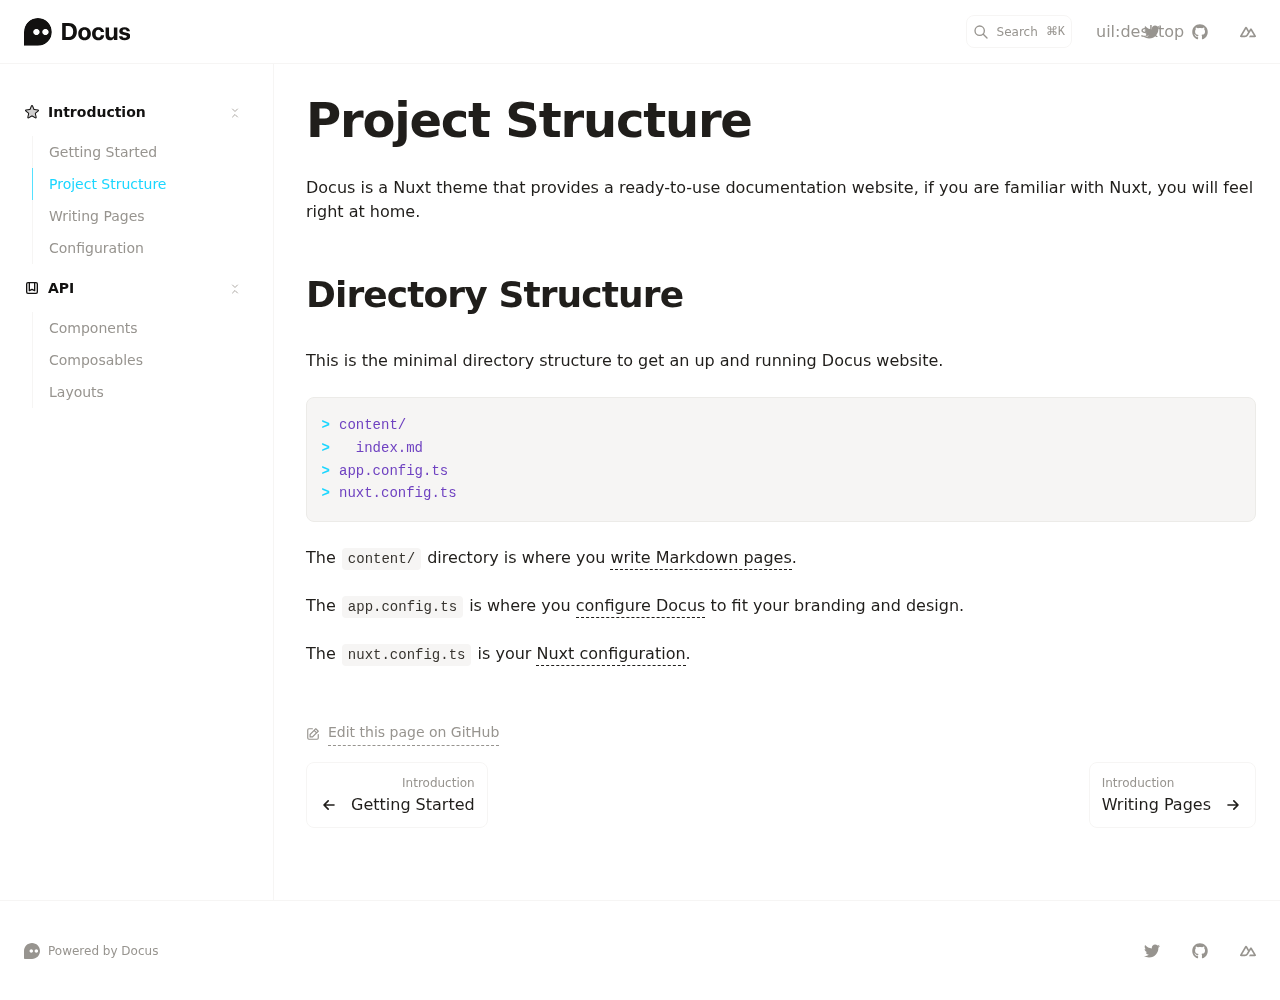
<file: introduction/project-structure/index.html>
<!DOCTYPE html>
<html  lang="en">
<head><meta charset="utf-8">
<meta name="viewport" content="width=device-width, initial-scale=1">
<title>Project Structure · Docus</title>
<meta name="twitter:card" content="summary_large_image">
<meta property="og:image" content="https://user-images.githubusercontent.com/904724/185365452-87b7ca7b-6030-4813-a2db-5e65c785bf88.png">
<meta property="og:title" content="Project Structure">
<meta name="description" content="Docus is a Nuxt theme that provides a ready-to-use documentation website, if you are familiar with Nuxt, you will feel right at home.">
<meta property="og:description" content="Docus is a Nuxt theme that provides a ready-to-use documentation website, if you are familiar with Nuxt, you will feel right at home.">
<link rel="preload" as="fetch" crossorigin="anonymous" href="/introduction/project-structure/_payload.json">
<link rel="stylesheet" href="/_nuxt/entry.487abf9f.css">
<link rel="stylesheet" href="/_nuxt/DocumentDrivenNotFound.cc823e2f.css">
<link rel="stylesheet" href="/_nuxt/ButtonLink.3e7aad1a.css">
<link rel="stylesheet" href="/_nuxt/DocsPageLayout.0d3384c5.css">
<link rel="stylesheet" href="/_nuxt/DocsAside.165e5b5c.css">
<link rel="stylesheet" href="/_nuxt/ProseCodeInline.a69ddccc.css">
<link rel="stylesheet" href="/_nuxt/Alert.1b68c7fb.css">
<link rel="stylesheet" href="/_nuxt/DocsPageBottom.f99f148d.css">
<link rel="stylesheet" href="/_nuxt/ProseA.5a9f544a.css">
<link rel="stylesheet" href="/_nuxt/DocsPrevNext.0ef16f0d.css">
<link rel="stylesheet" href="/_nuxt/DocsToc.7ba576b1.css">
<link rel="stylesheet" href="/_nuxt/DocsTocLinks.ba41dd9d.css">
<link rel="stylesheet" href="/_nuxt/ProseH1.a7fd5557.css">
<link rel="stylesheet" href="/_nuxt/ProseP.bd294274.css">
<link rel="stylesheet" href="/_nuxt/ProseH2.24a56e5e.css">
<link rel="stylesheet" href="/_nuxt/ProsePre.e63e49c6.css">
<link rel="stylesheet" href="/_nuxt/ProseCode.36fcdb4a.css">
<link rel="modulepreload" as="script" crossorigin href="/_nuxt/entry.57aba948.js">
<link rel="modulepreload" as="script" crossorigin href="/_nuxt/document-driven.7c379f83.js">
<link rel="modulepreload" as="script" crossorigin href="/_nuxt/DocumentDrivenEmpty.53b6da7e.js">
<link rel="modulepreload" as="script" crossorigin href="/_nuxt/ContentRenderer.00fcf6e3.js">
<link rel="modulepreload" as="script" crossorigin href="/_nuxt/ContentRendererMarkdown.vue.968f82c2.js">
<link rel="modulepreload" as="script" crossorigin href="/_nuxt/DocumentDrivenNotFound.e6f69c20.js">
<link rel="modulepreload" as="script" crossorigin href="/_nuxt/ButtonLink.9392853a.js">
<link rel="modulepreload" as="script" crossorigin href="/_nuxt/slot.22de104c.js">
<link rel="modulepreload" as="script" crossorigin href="/_nuxt/node.676c5e99.js">
<link rel="modulepreload" as="script" crossorigin href="/_nuxt/IconDocus.f6d0e4cb.js">
<link rel="modulepreload" as="script" crossorigin href="/_nuxt/default.8c42beac.js">
<link rel="modulepreload" as="script" crossorigin href="/_nuxt/DocsPageLayout.51c2392b.js">
<link rel="modulepreload" as="script" crossorigin href="/_nuxt/DocsAside.facf4baf.js">
<link rel="modulepreload" as="script" crossorigin href="/_nuxt/ProseCodeInline.f3be2909.js">
<link rel="modulepreload" as="script" crossorigin href="/_nuxt/Alert.e907646a.js">
<link rel="modulepreload" as="script" crossorigin href="/_nuxt/DocsPageBottom.039ce72a.js">
<link rel="modulepreload" as="script" crossorigin href="/_nuxt/ProseA.5fcdc10f.js">
<link rel="modulepreload" as="script" crossorigin href="/_nuxt/EditOnLink.vue.94718340.js">
<link rel="modulepreload" as="script" crossorigin href="/_nuxt/DocsPrevNext.9032692d.js">
<link rel="modulepreload" as="script" crossorigin href="/_nuxt/DocsToc.9e0c3c6f.js">
<link rel="modulepreload" as="script" crossorigin href="/_nuxt/DocsTocLinks.ce08f387.js">
<link rel="modulepreload" as="script" crossorigin href="/_nuxt/ContentRendererMarkdown.bb642e78.js">
<link rel="modulepreload" as="script" crossorigin href="/_nuxt/EditOnLink.d3718cc8.js">
<link rel="modulepreload" as="script" crossorigin href="/_nuxt/ProseH1.c816f251.js">
<link rel="modulepreload" as="script" crossorigin href="/_nuxt/ProseP.8b811180.js">
<link rel="modulepreload" as="script" crossorigin href="/_nuxt/ProseH2.ed2f6aba.js">
<link rel="modulepreload" as="script" crossorigin href="/_nuxt/ProsePre.a4fd3931.js">
<link rel="modulepreload" as="script" crossorigin href="/_nuxt/ProseCode.69604124.js">
<link rel="prefetch" as="style" href="/_nuxt/page.a8aa56b6.css">
<link rel="prefetch" as="script" crossorigin href="/_nuxt/page.9a369964.js">
<link rel="prefetch" as="script" crossorigin href="/_nuxt/client-db.862f1f2b.js">
<link rel="prefetch" as="style" href="/_nuxt/useStudio.1c77fe3b.css">
<link rel="prefetch" as="script" crossorigin href="/_nuxt/useStudio.a4963bea.js">
<link rel="prefetch" as="script" crossorigin href="/_nuxt/debug.712a4c26.js">
<link rel="prefetch" as="style" href="/_nuxt/error-404.7910d5ca.css">
<link rel="prefetch" as="script" crossorigin href="/_nuxt/error-404.a7913e45.js">
<link rel="prefetch" as="style" href="/_nuxt/error-500.1db01289.css">
<link rel="prefetch" as="script" crossorigin href="/_nuxt/error-500.0529cb13.js">
<script type="module" src="/_nuxt/entry.57aba948.js" crossorigin></script><style id="pinceau-runtime-hydratable">@media{.phy[--]{--puid:TVILiq-v;}.pv-5Hyo8h{padding-left:var(--elements-container-padding-mobile);padding-right:var(--elements-container-padding-mobile);}@media (min-width: 475px){.pv-5Hyo8h{padding-left:var(--elements-container-padding-xs);padding-right:var(--elements-container-padding-xs);}}@media (min-width: 640px){.pv-5Hyo8h{padding-left:var(--elements-container-padding-sm);padding-right:var(--elements-container-padding-sm);}}@media (min-width: 768px){.pv-5Hyo8h{padding-left:var(--elements-container-padding-md);padding-right:var(--elements-container-padding-md);}}} @media{.phy[--]{--puid:sDgEjE-v;}.pv-KAG2Et{max-width:var(--elements-container-maxWidth);padding-left:var(--elements-container-padding-mobile);padding-right:var(--elements-container-padding-mobile);}@media (min-width: 475px){.pv-KAG2Et{padding-left:var(--elements-container-padding-xs);padding-right:var(--elements-container-padding-xs);}}@media (min-width: 640px){.pv-KAG2Et{padding-left:var(--elements-container-padding-sm);padding-right:var(--elements-container-padding-sm);}}@media (min-width: 768px){.pv-KAG2Et{padding-left:var(--elements-container-padding-md);padding-right:var(--elements-container-padding-md);}}} </style><style id="pinceau-theme">@media { :root {--pinceau-mq: initial; --docus-search-results-highlight-color: white;--docus-search-results-window-maxHeight: 100%;--docus-search-results-window-maxWidth: 640px;--docus-search-results-window-marginTop: 0;--docus-search-input-borderStyle: solid;--docus-search-input-borderWidth: 1px;--docus-search-backdropFilter: blur(24px);--docus-loadingBar-gradientColorStop3: #0047e1;--docus-loadingBar-gradientColorStop2: #34cdfe;--docus-loadingBar-gradientColorStop1: #00dc82;--docus-loadingBar-height: 3px;--docus-readableLine: 78ch;--docus-footer-height: 145px;--docus-header-height: 64px;--prose-code-inline-padding: 0.2rem 0.375rem 0.2rem 0.375rem;--prose-code-block-backdropFilter: contrast(1);--prose-code-block-border-style: solid;--prose-code-block-border-width: 1px;--prose-tbody-tr-borderBottom-style: dashed;--prose-tbody-tr-borderBottom-width: 1px;--prose-th-textAlign: inherit;--prose-thead-borderBottom-style: solid;--prose-thead-borderBottom-width: 1px;--prose-thead-border-style: solid;--prose-thead-border-width: 0px;--prose-table-textAlign: start;--prose-hr-width: 1px;--prose-hr-style: solid;--prose-li-listStylePosition: outside;--prose-ol-li-markerColor: currentColor;--prose-ol-paddingInlineStart: 21px;--prose-ol-listStyleType: decimal;--prose-ul-li-markerColor: currentColor;--prose-ul-paddingInlineStart: 21px;--prose-ul-listStyleType: disc;--prose-blockquote-border-style: solid;--prose-blockquote-border-width: 4px;--prose-blockquote-quotes: '201C' '201D' '2018' '2019';--prose-blockquote-paddingInlineStart: 24px;--prose-a-code-color-hover: currentColor;--prose-a-code-color-static: currentColor;--prose-a-hasCode-borderBottom: none;--prose-a-border-distance: 2px;--prose-a-border-color-hover: currentColor;--prose-a-border-color-static: currentColor;--prose-a-border-style-hover: solid;--prose-a-border-style-static: dashed;--prose-a-border-width: 1px;--prose-a-color-static: inherit;--prose-a-textDecoration: none;--prose-h6-margin: 3rem 0 2rem;--prose-h5-margin: 3rem 0 2rem;--prose-h4-margin: 3rem 0 2rem;--prose-h3-margin: 3rem 0 2rem;--prose-h2-margin: 3rem 0 2rem;--prose-h1-margin: 0 0 2rem;--typography-lead-loose: 2;--typography-lead-relaxed: 1.625;--typography-lead-normal: 1.5;--typography-lead-snug: 1.375;--typography-lead-tight: 1.25;--typography-lead-none: 1;--typography-lead-10: 2.5rem;--typography-lead-9: 2.25rem;--typography-lead-8: 2rem;--typography-lead-7: 1.75rem;--typography-lead-6: 1.5rem;--typography-lead-5: 1.25rem;--typography-lead-4: 1rem;--typography-lead-3: .75rem;--typography-lead-2: .5rem;--typography-lead-1: .025rem;--typography-fontWeight-black: 900;--typography-fontWeight-extrabold: 800;--typography-fontWeight-bold: 700;--typography-fontWeight-semibold: 600;--typography-fontWeight-medium: 500;--typography-fontWeight-normal: 400;--typography-fontWeight-light: 300;--typography-fontWeight-extralight: 200;--typography-fontWeight-thin: 100;--typography-fontSize-9xl: 128px;--typography-fontSize-8xl: 96px;--typography-fontSize-7xl: 72px;--typography-fontSize-6xl: 60px;--typography-fontSize-5xl: 48px;--typography-fontSize-4xl: 36px;--typography-fontSize-3xl: 30px;--typography-fontSize-2xl: 24px;--typography-fontSize-xl: 20px;--typography-fontSize-lg: 18px;--typography-fontSize-base: 16px;--typography-fontSize-sm: 14px;--typography-fontSize-xs: 12px;--typography-letterSpacing-wide: 0.025em;--typography-letterSpacing-tight: -0.025em;--typography-verticalMargin-base: 24px;--typography-verticalMargin-sm: 16px;--elements-border-secondary-hover: [object Object];--elements-backdrop-background: #fffc;--elements-backdrop-filter: saturate(200%) blur(20px);--elements-container-maxWidth: 80rem;--lead-loose: 2;--lead-relaxed: 1.625;--lead-normal: 1.5;--lead-snug: 1.375;--lead-tight: 1.25;--lead-none: 1;--lead-10: 2.5rem;--lead-9: 2.25rem;--lead-8: 2rem;--lead-7: 1.75rem;--lead-6: 1.5rem;--lead-5: 1.25rem;--lead-4: 1rem;--lead-3: .75rem;--lead-2: .5rem;--lead-1: .025rem;--letterSpacing-widest: 0.1em;--letterSpacing-wider: 0.05em;--letterSpacing-wide: 0.025em;--letterSpacing-normal: 0em;--letterSpacing-tight: -0.025em;--letterSpacing-tighter: -0.05em;--fontSize-9xl: 8rem;--fontSize-8xl: 6rem;--fontSize-7xl: 4.5rem;--fontSize-6xl: 3.75rem;--fontSize-5xl: 3rem;--fontSize-4xl: 2.25rem;--fontSize-3xl: 1.875rem;--fontSize-2xl: 1.5rem;--fontSize-xl: 1.25rem;--fontSize-lg: 1.125rem;--fontSize-base: 1rem;--fontSize-sm: 0.875rem;--fontSize-xs: 0.75rem;--fontWeight-black: 900;--fontWeight-extrabold: 800;--fontWeight-bold: 700;--fontWeight-semibold: 600;--fontWeight-medium: 500;--fontWeight-normal: 400;--fontWeight-light: 300;--fontWeight-extralight: 200;--fontWeight-thin: 100;--font-mono: ui-monospace, SFMono-Regular, Menlo, Monaco, Consolas, Liberation Mono, Courier New, monospace;--font-serif: ui-serif, Georgia, Cambria, Times New Roman, Times, serif;--font-sans: ui-sans-serif, system-ui, -apple-system, BlinkMacSystemFont, Segoe UI, Roboto, Helvetica Neue, Arial, Noto Sans, sans-serif, Apple Color Emoji, Segoe UI Emoji, Segoe UI Symbol, Noto Color Emoji;--opacity-total: 1;--opacity-high: 0.8;--opacity-medium: 0.5;--opacity-soft: 0.3;--opacity-light: 0.15;--opacity-bright: 0.1;--opacity-noOpacity: 0;--borderWidth-lg: 3px;--borderWidth-md: 2px;--borderWidth-sm: 1px;--borderWidth-noBorder: 0;--space-rem-875: 0.875rem;--space-rem-625: 0.625rem;--space-rem-375: 0.375rem;--space-rem-125: 0.125rem;--space-px: 1px;--space-128: 32rem;--space-96: 24rem;--space-80: 20rem;--space-72: 18rem;--space-64: 16rem;--space-60: 15rem;--space-56: 14rem;--space-52: 13rem;--space-48: 12rem;--space-44: 11rem;--space-40: 10rem;--space-36: 9rem;--space-32: 8rem;--space-28: 7rem;--space-24: 6rem;--space-20: 5rem;--space-16: 4rem;--space-14: 3.5rem;--space-12: 3rem;--space-11: 2.75rem;--space-10: 2.5rem;--space-9: 2.25rem;--space-8: 2rem;--space-7: 1.75rem;--space-6: 1.5rem;--space-5: 1.25rem;--space-4: 1rem;--space-3: 0.75rem;--space-2: 0.5rem;--space-1: 0.25rem;--space-0: 0px;--size-full: 100%;--size-7xl: 80rem;--size-6xl: 72rem;--size-5xl: 64rem;--size-4xl: 56rem;--size-3xl: 48rem;--size-2xl: 42rem;--size-xl: 36rem;--size-lg: 32rem;--size-md: 28rem;--size-sm: 24rem;--size-xs: 20rem;--size-200: 200px;--size-104: 104px;--size-80: 80px;--size-64: 64px;--size-56: 56px;--size-48: 48px;--size-40: 40px;--size-32: 32px;--size-24: 24px;--size-20: 20px;--size-16: 16px;--size-12: 12px;--size-8: 8px;--size-6: 6px;--size-4: 4px;--size-2: 2px;--size-0: 0px;--radii-full: 9999px;--radii-3xl: 1.75rem;--radii-2xl: 1.5rem;--radii-xl: 1rem;--radii-lg: 0.75rem;--radii-md: 0.5rem;--radii-sm: 0.375rem;--radii-xs: 0.25rem;--radii-2xs: 0.125rem;--radii-none: 0px;--shadow-none: 0px 0px 0px 0px transparent;--height-screen: 100vh;--width-screen: 100vw;--color-primary-900: #001A1F;--color-primary-800: #00232B;--color-primary-700: #024757;--color-primary-600: #09A0C1;--color-primary-500: #1AD6FF;--color-primary-400: #55E1FF;--color-primary-300: #82E3FF;--color-primary-200: #C5F2FF;--color-primary-100: #DCF7FF;--color-primary-50: #F1FCFF;--color-ruby-900: #380011;--color-ruby-800: #700021;--color-ruby-700: #a90032;--color-ruby-600: #e10043;--color-ruby-500: #ff1a5e;--color-ruby-400: #ff4079;--color-ruby-300: #ff6694;--color-ruby-200: #ff8dae;--color-ruby-100: #ffb3c9;--color-ruby-50: #ffd9e4;--color-pink-900: #380025;--color-pink-800: #70004b;--color-pink-700: #a90070;--color-pink-600: #e10095;--color-pink-500: #ff1ab2;--color-pink-400: #ff40bf;--color-pink-300: #ff66cc;--color-pink-200: #ff8dd8;--color-pink-100: #ffb3e5;--color-pink-50: #ffd9f2;--color-purple-900: #190038;--color-purple-800: #330070;--color-purple-700: #4c00a9;--color-purple-600: #6500e1;--color-purple-500: #811aff;--color-purple-400: #9640ff;--color-purple-300: #ab66ff;--color-purple-200: #c08dff;--color-purple-100: #d5b3ff;--color-purple-50: #ead9ff;--color-royalblue-900: #0b0531;--color-royalblue-800: #160a62;--color-royalblue-700: #211093;--color-royalblue-600: #2c15c4;--color-royalblue-500: #4127e8;--color-royalblue-400: #614bec;--color-royalblue-300: #806ff0;--color-royalblue-200: #a093f3;--color-royalblue-100: #c0b7f7;--color-royalblue-50: #dfdbfb;--color-indigoblue-900: #001238;--color-indigoblue-800: #002370;--color-indigoblue-700: #0035a9;--color-indigoblue-600: #0047e1;--color-indigoblue-500: #1a62ff;--color-indigoblue-400: #407cff;--color-indigoblue-300: #6696ff;--color-indigoblue-200: #8db0ff;--color-indigoblue-100: #b3cbff;--color-indigoblue-50: #d9e5ff;--color-blue-900: #00131D;--color-blue-800: #002235;--color-blue-700: #014267;--color-blue-600: #0069A6;--color-blue-500: #1AADFF;--color-blue-400: #64C7FF;--color-blue-300: #A1DDFF;--color-blue-200: #C6EAFF;--color-blue-100: #DFF3FF;--color-blue-50: #F2FAFF;--color-lightblue-900: #002e38;--color-lightblue-800: #005c70;--color-lightblue-700: #008aa9;--color-lightblue-600: #00b9e1;--color-lightblue-500: #1ad6ff;--color-lightblue-400: #40ddff;--color-lightblue-300: #66e4ff;--color-lightblue-200: #8deaff;--color-lightblue-100: #b3f1ff;--color-lightblue-50: #d9f8ff;--color-teal-900: #062a28;--color-teal-800: #0b544f;--color-teal-700: #117d77;--color-teal-600: #16a79e;--color-teal-500: #1cd1c6;--color-teal-400: #36e4da;--color-teal-300: #5fe9e1;--color-teal-200: #87efe9;--color-teal-100: #aff4f0;--color-teal-50: #d7faf8;--color-pear-900: #2a2b09;--color-pear-800: #545512;--color-pear-700: #7e801b;--color-pear-600: #a8aa24;--color-pear-500: #d0d32f;--color-pear-400: #d8da52;--color-pear-300: #e0e274;--color-pear-200: #e8e997;--color-pear-100: #eff0ba;--color-pear-50: #f7f8dc;--color-red-900: #1C0301;--color-red-800: #340A01;--color-red-700: #701704;--color-red-600: #BB2402;--color-red-500: #FF3B10;--color-red-400: #FF7353;--color-red-300: #FFA692;--color-red-200: #FFDED7;--color-red-100: #FFF3F0;--color-red-50: #FFF9F8;--color-orange-900: #381800;--color-orange-800: #702f00;--color-orange-700: #a94700;--color-orange-600: #e15e00;--color-orange-500: #ff7a1a;--color-orange-400: #ff9040;--color-orange-300: #ffa666;--color-orange-200: #ffbd8d;--color-orange-100: #ffd3b3;--color-orange-50: #ffe9d9;--color-yellow-900: #1B1500;--color-yellow-800: #292100;--color-yellow-700: #614E02;--color-yellow-600: #CBA408;--color-yellow-500: #FBCA05;--color-yellow-400: #FFDC4E;--color-yellow-300: #FFE372;--color-yellow-200: #FFF0B1;--color-yellow-100: #FFF6D3;--color-yellow-50: #FFFCEE;--color-green-900: #00190F;--color-green-800: #002817;--color-green-700: #006037;--color-green-600: #00B467;--color-green-500: #0DD885;--color-green-400: #3CEEA5;--color-green-300: #86FBCB;--color-green-200: #C3FFE6;--color-green-100: #DEFFF1;--color-green-50: #ECFFF7;--color-gray-900: #121110;--color-gray-800: #201E1B;--color-gray-700: #36332E;--color-gray-600: #67635D;--color-gray-500: #97948F;--color-gray-400: #ADA9A4;--color-gray-300: #DBD9D3;--color-gray-200: #ECEBE8;--color-gray-100: #F6F5F4;--color-gray-50: #FBFBFB;--color-black: #0B0A0A;--color-white: #ffffff;--media-portrait: only screen and (orientation: portrait);--media-landscape: only screen and (orientation: landscape);--media-rm: (prefers-reduced-motion: reduce);--media-2xl: (min-width: 1536px);--media-xl: (min-width: 1280px);--media-lg: (min-width: 1024px);--media-md: (min-width: 768px);--media-sm: (min-width: 640px);--media-xs: (min-width: 475px);--docus-search-results-highlight-backgroundColor: var(--color-primary-500);--docus-search-results-selected-backgroundColor: var(--color-gray-300);--docus-search-results-window-borderRadius: none;--docus-search-results-window-marginX: 0;--docus-search-input-backgroundColor: var(--color-gray-200);--docus-search-input-padding: var(--space-2) var(--space-4);--docus-search-input-gap: var(--space-2);--docus-search-input-fontSize: var(--fontSize-sm);--docus-search-input-borderColor: var(--color-gray-200);--docus-search-input-borderRadius: var(--radii-2xs);--docus-footer-padding: var(--space-4) 0;--docus-header-title-color-hover: var(--color-primary-500);--docus-header-title-color-static: var(--color-gray-900);--docus-header-title-fontWeight: var(--fontWeight-bold);--docus-header-title-fontSize: var(--fontSize-2xl);--docus-header-logo-height: var(--space-6);--docus-body-fontFamily: var(--font-sans);--docus-body-color: var(--color-gray-800);--docus-body-backgroundColor: var(--color-white);--prose-code-inline-fontWeight: var(--typography-fontWeight-normal);--prose-code-inline-fontSize: var(--typography-fontSize-sm);--prose-code-inline-borderRadius: var(--radii-xs);--prose-code-block-pre-padding: var(--typography-verticalMargin-sm);--prose-code-block-margin: var(--typography-verticalMargin-base) 0;--prose-code-block-fontSize: var(--typography-fontSize-sm);--prose-tbody-code-inline-fontSize: var(--typography-fontSize-sm);--prose-tbody-td-padding: var(--typography-verticalMargin-sm);--prose-th-fontWeight: var(--typography-fontWeight-semibold);--prose-th-padding: 0 var(--typography-verticalMargin-sm) var(--typography-verticalMargin-sm) var(--typography-verticalMargin-sm);--prose-table-lineHeight: var(--typography-lead-6);--prose-table-fontSize: var(--typography-fontSize-sm);--prose-table-margin: var(--typography-verticalMargin-base) 0;--prose-hr-margin: var(--typography-verticalMargin-base) 0;--prose-li-margin: var(--typography-verticalMargin-sm) 0;--prose-ol-margin: var(--typography-verticalMargin-base) 0;--prose-ul-margin: var(--typography-verticalMargin-base) 0;--prose-blockquote-margin: var(--typography-verticalMargin-base) 0;--prose-a-code-border-style: var(--prose-a-border-style-static);--prose-a-code-border-width: var(--prose-a-border-width);--prose-a-fontWeight: var(--typography-fontWeight-medium);--prose-img-margin: var(--typography-verticalMargin-base) 0;--prose-strong-fontWeight: var(--typography-fontWeight-semibold);--prose-h6-iconSize: var(--typography-fontSize-base);--prose-h6-fontWeight: var(--typography-fontWeight-semibold);--prose-h6-lineHeight: var(--typography-lead-normal);--prose-h6-fontSize: var(--typography-fontSize-lg);--prose-h5-iconSize: var(--typography-fontSize-lg);--prose-h5-fontWeight: var(--typography-fontWeight-semibold);--prose-h5-lineHeight: var(--typography-lead-snug);--prose-h5-fontSize: var(--typography-fontSize-xl);--prose-h4-iconSize: var(--typography-fontSize-lg);--prose-h4-letterSpacing: var(--typography-letterSpacing-tight);--prose-h4-fontWeight: var(--typography-fontWeight-semibold);--prose-h4-lineHeight: var(--typography-lead-snug);--prose-h4-fontSize: var(--typography-fontSize-2xl);--prose-h3-iconSize: var(--typography-fontSize-xl);--prose-h3-letterSpacing: var(--typography-letterSpacing-tight);--prose-h3-fontWeight: var(--typography-fontWeight-semibold);--prose-h3-lineHeight: var(--typography-lead-snug);--prose-h3-fontSize: var(--typography-fontSize-3xl);--prose-h2-iconSize: var(--typography-fontSize-2xl);--prose-h2-letterSpacing: var(--typography-letterSpacing-tight);--prose-h2-fontWeight: var(--typography-fontWeight-semibold);--prose-h2-lineHeight: var(--typography-lead-tight);--prose-h2-fontSize: var(--typography-fontSize-4xl);--prose-h1-iconSize: var(--typography-fontSize-3xl);--prose-h1-letterSpacing: var(--typography-letterSpacing-tight);--prose-h1-fontWeight: var(--typography-fontWeight-bold);--prose-h1-lineHeight: var(--typography-lead-tight);--prose-h1-fontSize: var(--typography-fontSize-5xl);--prose-p-br-margin: var(--typography-verticalMargin-base) 0 0 0;--prose-p-margin: var(--typography-verticalMargin-base) 0;--prose-p-lineHeight: var(--typography-lead-normal);--prose-p-fontSize: var(--typography-fontSize-base);--typography-color-secondary-900: var(--color-gray-900);--typography-color-secondary-800: var(--color-gray-800);--typography-color-secondary-700: var(--color-gray-700);--typography-color-secondary-600: var(--color-gray-600);--typography-color-secondary-500: var(--color-gray-500);--typography-color-secondary-400: var(--color-gray-400);--typography-color-secondary-300: var(--color-gray-300);--typography-color-secondary-200: var(--color-gray-200);--typography-color-secondary-100: var(--color-gray-100);--typography-color-secondary-50: var(--color-gray-50);--typography-color-primary-900: var(--color-primary-900);--typography-color-primary-800: var(--color-primary-800);--typography-color-primary-700: var(--color-primary-700);--typography-color-primary-600: var(--color-primary-600);--typography-color-primary-500: var(--color-primary-500);--typography-color-primary-400: var(--color-primary-400);--typography-color-primary-300: var(--color-primary-300);--typography-color-primary-200: var(--color-primary-200);--typography-color-primary-100: var(--color-primary-100);--typography-color-primary-50: var(--color-primary-50);--typography-font-code: var(--font-mono);--typography-font-body: var(--font-sans);--typography-font-display: var(--font-sans);--typography-body-backgroundColor: var(--color-white);--typography-body-color: var(--color-black);--elements-state-danger-borderColor-secondary: var(--color-red-200);--elements-state-danger-borderColor-primary: var(--color-red-100);--elements-state-danger-backgroundColor-secondary: var(--color-red-100);--elements-state-danger-backgroundColor-primary: var(--color-red-50);--elements-state-danger-color-secondary: var(--color-red-600);--elements-state-danger-color-primary: var(--color-red-500);--elements-state-warning-borderColor-secondary: var(--color-yellow-200);--elements-state-warning-borderColor-primary: var(--color-yellow-100);--elements-state-warning-backgroundColor-secondary: var(--color-yellow-100);--elements-state-warning-backgroundColor-primary: var(--color-yellow-50);--elements-state-warning-color-secondary: var(--color-yellow-700);--elements-state-warning-color-primary: var(--color-yellow-600);--elements-state-success-borderColor-secondary: var(--color-green-200);--elements-state-success-borderColor-primary: var(--color-green-100);--elements-state-success-backgroundColor-secondary: var(--color-green-100);--elements-state-success-backgroundColor-primary: var(--color-green-50);--elements-state-success-color-secondary: var(--color-green-600);--elements-state-success-color-primary: var(--color-green-500);--elements-state-info-borderColor-secondary: var(--color-blue-200);--elements-state-info-borderColor-primary: var(--color-blue-100);--elements-state-info-backgroundColor-secondary: var(--color-blue-100);--elements-state-info-backgroundColor-primary: var(--color-blue-50);--elements-state-info-color-secondary: var(--color-blue-600);--elements-state-info-color-primary: var(--color-blue-500);--elements-state-primary-borderColor-secondary: var(--color-primary-200);--elements-state-primary-borderColor-primary: var(--color-primary-100);--elements-state-primary-backgroundColor-secondary: var(--color-primary-100);--elements-state-primary-backgroundColor-primary: var(--color-primary-50);--elements-state-primary-color-secondary: var(--color-primary-700);--elements-state-primary-color-primary: var(--color-primary-600);--elements-surface-secondary-backgroundColor: var(--color-gray-200);--elements-surface-primary-backgroundColor: var(--color-gray-100);--elements-surface-background-base: var(--color-gray-100);--elements-border-secondary-static: var(--color-gray-200);--elements-border-primary-hover: var(--color-gray-200);--elements-border-primary-static: var(--color-gray-100);--elements-container-padding-md: var(--space-6);--elements-container-padding-sm: var(--space-6);--elements-container-padding-xs: var(--space-4);--elements-container-padding-mobile: var(--space-4);--elements-text-secondary-color-hover: var(--color-gray-700);--elements-text-secondary-color-static: var(--color-gray-500);--elements-text-primary-color-static: var(--color-gray-900);--text-6xl-lineHeight: var(--lead-none);--text-6xl-fontSize: var(--fontSize-6xl);--text-5xl-lineHeight: var(--lead-none);--text-5xl-fontSize: var(--fontSize-5xl);--text-4xl-lineHeight: var(--lead-10);--text-4xl-fontSize: var(--fontSize-4xl);--text-3xl-lineHeight: var(--lead-9);--text-3xl-fontSize: var(--fontSize-3xl);--text-2xl-lineHeight: var(--lead-8);--text-2xl-fontSize: var(--fontSize-2xl);--text-xl-lineHeight: var(--lead-7);--text-xl-fontSize: var(--fontSize-xl);--text-lg-lineHeight: var(--lead-7);--text-lg-fontSize: var(--fontSize-lg);--text-base-lineHeight: var(--lead-6);--text-base-fontSize: var(--fontSize-base);--text-sm-lineHeight: var(--lead-5);--text-sm-fontSize: var(--fontSize-sm);--text-xs-lineHeight: var(--lead-4);--text-xs-fontSize: var(--fontSize-xs);--color-shadow: var(--color-gray-400);--color-secondary-900: var(--color-gray-900);--color-secondary-800: var(--color-gray-800);--color-secondary-700: var(--color-gray-700);--color-secondary-600: var(--color-gray-600);--color-secondary-500: var(--color-gray-500);--color-secondary-400: var(--color-gray-400);--color-secondary-300: var(--color-gray-300);--color-secondary-200: var(--color-gray-200);--color-secondary-100: var(--color-gray-100);--color-secondary-50: var(--color-gray-50);--prose-code-inline-backgroundColor: var(--typography-color-secondary-100);--prose-code-inline-color: var(--typography-color-secondary-700);--prose-code-block-backgroundColor: var(--typography-color-secondary-100);--prose-code-block-color: var(--typography-color-secondary-700);--prose-code-block-border-color: var(--typography-color-secondary-200);--prose-tbody-tr-borderBottom-color: var(--typography-color-secondary-200);--prose-th-color: var(--typography-color-secondary-600);--prose-thead-borderBottom-color: var(--typography-color-secondary-200);--prose-thead-border-color: var(--typography-color-secondary-300);--prose-hr-color: var(--typography-color-secondary-200);--prose-blockquote-border-color: var(--typography-color-secondary-200);--prose-blockquote-color: var(--typography-color-secondary-500);--prose-a-code-background-hover: var(--typography-color-primary-50);--prose-a-code-border-color-hover: var(--typography-color-primary-500);--prose-a-code-border-color-static: var(--typography-color-secondary-400);--prose-a-color-hover: var(--typography-color-primary-500);--shadow-2xl: 0px 25px 50px -12px var(--color-shadow);--shadow-xl: 0px 20px 25px -5px var(--color-shadow), 0px 8px 10px -6px var(--color-shadow);--shadow-lg: 0px 10px 15px -3px var(--color-shadow), 0px 4px 6px -4px var(--color-shadow);--shadow-md: 0px 4px 6px -1px var(--color-shadow), 0px 2px 4px -2px var(--color-shadow);--shadow-sm: 0px 1px 3px 0px var(--color-shadow), 0px 1px 2px -1px var(--color-shadow);--shadow-xs: 0px 1px 2px 0px var(--color-shadow); } }@media { :root.dark {--pinceau-mq: dark; --prose-code-block-backdropFilter: contrast(1);--prose-ol-li-markerColor: currentColor;--prose-ul-li-markerColor: currentColor;--prose-a-code-color-hover: currentColor;--prose-a-code-color-static: currentColor;--prose-a-border-color-hover: currentColor;--prose-a-border-color-static: currentColor;--prose-a-color-static: inherit;--elements-backdrop-background: #0c0d0ccc;--docus-search-results-selected-backgroundColor: var(--color-gray-700);--docus-search-input-backgroundColor: var(--color-gray-800);--docus-search-input-borderColor: transparent;--docus-header-title-color-static: var(--color-gray-100);--docus-body-color: var(--color-gray-200);--docus-body-backgroundColor: var(--color-black);--typography-body-backgroundColor: var(--color-black);--typography-body-color: var(--color-white);--elements-state-danger-borderColor-secondary: var(--color-red-700);--elements-state-danger-borderColor-primary: var(--color-red-800);--elements-state-danger-backgroundColor-secondary: var(--color-red-800);--elements-state-danger-backgroundColor-primary: var(--color-red-900);--elements-state-danger-color-secondary: var(--color-red-200);--elements-state-danger-color-primary: var(--color-red-300);--elements-state-warning-borderColor-secondary: var(--color-yellow-700);--elements-state-warning-borderColor-primary: var(--color-yellow-800);--elements-state-warning-backgroundColor-secondary: var(--color-yellow-800);--elements-state-warning-backgroundColor-primary: var(--color-yellow-900);--elements-state-warning-color-secondary: var(--color-yellow-200);--elements-state-warning-color-primary: var(--color-yellow-400);--elements-state-success-borderColor-secondary: var(--color-green-700);--elements-state-success-borderColor-primary: var(--color-green-800);--elements-state-success-backgroundColor-secondary: var(--color-green-800);--elements-state-success-backgroundColor-primary: var(--color-green-900);--elements-state-success-color-secondary: var(--color-green-200);--elements-state-success-color-primary: var(--color-green-400);--elements-state-info-borderColor-secondary: var(--color-blue-700);--elements-state-info-borderColor-primary: var(--color-blue-800);--elements-state-info-backgroundColor-secondary: var(--color-blue-800);--elements-state-info-backgroundColor-primary: var(--color-blue-900);--elements-state-info-color-secondary: var(--color-blue-200);--elements-state-info-color-primary: var(--color-blue-400);--elements-state-primary-borderColor-secondary: var(--color-primary-700);--elements-state-primary-borderColor-primary: var(--color-primary-800);--elements-state-primary-backgroundColor-secondary: var(--color-primary-800);--elements-state-primary-backgroundColor-primary: var(--color-primary-900);--elements-state-primary-color-secondary: var(--color-primary-200);--elements-state-primary-color-primary: var(--color-primary-400);--elements-surface-secondary-backgroundColor: var(--color-gray-800);--elements-surface-primary-backgroundColor: var(--color-gray-900);--elements-surface-background-base: var(--color-gray-900);--elements-border-secondary-static: var(--color-gray-800);--elements-border-primary-hover: var(--color-gray-800);--elements-border-primary-static: var(--color-gray-900);--elements-text-secondary-color-hover: var(--color-gray-200);--elements-text-secondary-color-static: var(--color-gray-400);--elements-text-primary-color-static: var(--color-gray-50);--color-shadow: var(--color-gray-800);--prose-code-inline-backgroundColor: var(--typography-color-secondary-800);--prose-code-inline-color: var(--typography-color-secondary-200);--prose-code-block-backgroundColor: var(--typography-color-secondary-900);--prose-code-block-color: var(--typography-color-secondary-200);--prose-code-block-border-color: var(--typography-color-secondary-800);--prose-tbody-tr-borderBottom-color: var(--typography-color-secondary-800);--prose-th-color: var(--typography-color-secondary-400);--prose-thead-borderBottom-color: var(--typography-color-secondary-800);--prose-thead-border-color: var(--typography-color-secondary-600);--prose-hr-color: var(--typography-color-secondary-800);--prose-blockquote-border-color: var(--typography-color-secondary-700);--prose-blockquote-color: var(--typography-color-secondary-400);--prose-a-code-background-hover: var(--typography-color-primary-900);--prose-a-code-border-color-hover: var(--typography-color-primary-600);--prose-a-code-border-color-static: var(--typography-color-secondary-600);--prose-a-color-hover: var(--typography-color-primary-400); } }@media (min-width: 640px) { :root {--pinceau-mq: sm; --docus-search-results-window-maxHeight: 320px;--docus-search-results-window-marginTop: 20vh;--docus-footer-height: 100px;--docus-search-results-window-borderRadius: var(--radii-xs);--docus-search-results-window-marginX: var(--space-4);--docus-header-logo-height: var(--space-7); } }</style><script>"use strict";(()=>{const a=window,e=document.documentElement,m=["dark","light"],c=window.localStorage.getItem("nuxt-color-mode")||"system";let n=c==="system"?f():c;const l=e.getAttribute("data-color-mode-forced");l&&(n=l),i(n),a["__NUXT_COLOR_MODE__"]={preference:c,value:n,getColorScheme:f,addColorScheme:i,removeColorScheme:d};function i(o){const t=""+o+"",s="theme";e.classList?e.classList.add(t):e.className+=" "+t,s&&e.setAttribute("data-"+s,o)}function d(o){const t=""+o+"",s="theme";e.classList?e.classList.remove(t):e.className=e.className.replace(new RegExp(t,"g"),""),s&&e.removeAttribute("data-"+s)}function r(o){return a.matchMedia("(prefers-color-scheme"+o+")")}function f(){if(a.matchMedia&&r("").media!=="not all"){for(const o of m)if(r(":"+o).matches)return o}return"light"}})();
</script></head>
<body ><!----><!--teleport anchor--><!----><!--teleport anchor--><div id="__nuxt"><div class="app-layout" data-v-525fbeca><div class="nuxt-progress" style="width:0%;opacity:0;background-size:Infinity% auto;" data-v-525fbeca></div><header class="has-dialog" data-v-525fbeca data-v-c82311d7><div class="container pv-5Hyo8h pc-TVILiq" data-v-c82311d7 data-v-22217919><!--[--><div class="section left" data-v-c82311d7><!--[--><button aria-label="Menu" data-v-c0028319><svg xmlns="http://www.w3.org/2000/svg" xmlns:xlink="http://www.w3.org/1999/xlink" role="img" class="icon" data-v-c0028319 style="" width="1em" height="1em" viewBox="0 0 24 24" data-v-41f0f5bc><path fill="none" stroke="currentColor" stroke-linecap="round" stroke-linejoin="round" stroke-width="2" d="M4 6h16M4 12h16M4 18h16"/></svg></button><!--teleport start--><!--teleport end--><!--]--><a href="/" class="navbar-logo" aria-label="Docus" data-v-c82311d7 data-v-a6054caf><span class="logo" data-v-a6054caf><svg viewbox="0 0 167 44" fill="none" xmlns="http://www.w3.org/2000/svg" data-v-a6054caf data-v-d9fc217c><path d="M60 34.5945H70.2569C78.3172 34.5945 83.064 29.6369 83.064 21.1959V21.159C83.064 12.7365 78.2986 8 70.2569 8H60V34.5945ZM65.6217 29.987V12.5891H69.5867C74.5197 12.5891 77.3306 15.63 77.3306 21.1775V21.2143C77.3306 26.9645 74.6128 29.987 69.5867 29.987H65.6217Z" fill="currentColor" data-v-d9fc217c></path><path d="M95.1966 35C101.228 35 105.081 31.1666 105.081 24.716V24.6792C105.081 18.284 101.153 14.4321 95.178 14.4321C89.2211 14.4321 85.312 18.3208 85.312 24.6792V24.716C85.312 31.1481 89.1281 35 95.1966 35ZM95.2152 30.7795C92.5346 30.7795 90.8407 28.5863 90.8407 24.716V24.6792C90.8407 20.8642 92.5532 18.6526 95.178 18.6526C97.8213 18.6526 99.5525 20.8642 99.5525 24.6792V24.716C99.5525 28.5679 97.8585 30.7795 95.2152 30.7795Z" fill="currentColor" data-v-d9fc217c></path><path d="M116.823 35C122.147 35 125.59 31.7195 125.851 27.4068V27.2962H120.788L120.769 27.4621C120.397 29.4526 119.038 30.7795 116.86 30.7795C114.179 30.7795 112.504 28.5863 112.504 24.716V24.6976C112.504 20.9195 114.179 18.6526 116.841 18.6526C119.094 18.6526 120.415 20.0901 120.751 21.97L120.788 22.1358H125.832V22.0068C125.628 17.7311 122.184 14.4321 116.767 14.4321C110.792 14.4321 106.975 18.3577 106.975 24.6792V24.6976C106.975 31.0744 110.736 35 116.823 35Z" fill="currentColor" data-v-d9fc217c></path><path d="M135.08 35C138.095 35 140.143 33.5993 141.167 31.3324H141.278V34.5945H146.714V14.8375H141.278V26.1904C141.278 28.7706 139.733 30.5399 137.295 30.5399C134.856 30.5399 133.628 29.0471 133.628 26.4669V14.8375H128.192V27.5911C128.192 32.2171 130.687 35 135.08 35Z" fill="currentColor" data-v-d9fc217c></path><path d="M158.27 35C163.407 35 167 32.4567 167 28.5863V28.5679C167 25.656 165.287 24.0341 161.118 23.1679L157.73 22.4491C155.719 22.0253 155.031 21.3618 155.031 20.3481V20.3297C155.031 19.058 156.203 18.2287 158.083 18.2287C160.094 18.2287 161.267 19.2976 161.453 20.7167L161.471 20.8642H166.479V20.6799C166.348 17.215 163.389 14.4321 158.083 14.4321C153.001 14.4321 149.725 16.8648 149.725 20.6246V20.643C149.725 23.5918 151.68 25.5085 155.552 26.3195L158.94 27.0198C160.894 27.4437 161.564 28.0519 161.564 29.1024V29.1208C161.564 30.3925 160.317 31.185 158.27 31.185C156.092 31.185 154.919 30.2819 154.565 28.7338L154.528 28.5679H149.223L149.241 28.7338C149.669 32.4751 152.741 35 158.27 35Z" fill="currentColor" data-v-d9fc217c></path><mask id="mask0_109_36" style="mask-type:alpha;" maskUnits="userSpaceOnUse" x="0" y="0" width="44" height="44" data-v-d9fc217c><path fill-rule="evenodd" clip-rule="evenodd" d="M0 21.8104C0 9.76479 9.80347 0 21.8967 0C33.99 0 43.7935 9.76479 43.7935 21.8104C43.7935 33.8559 33.99 43.6207 21.8967 43.6207H0V21.8104ZM19.5294 17.0944C22.1442 17.0944 24.2641 19.2059 24.2641 21.8104C24.2641 24.4148 22.1442 26.526 19.5294 26.526C16.9147 26.526 14.7948 24.4148 14.7948 21.8101C14.7948 19.2059 16.9147 17.0944 19.5294 17.0944V17.0944ZM38.4674 21.8104C38.4674 19.2059 36.3475 17.0944 33.7328 17.0944C31.1183 17.0944 28.9984 19.2059 28.9984 21.8104C28.9984 24.4148 31.1183 26.526 33.7328 26.526C36.3475 26.526 38.4674 24.4148 38.4674 21.8101V21.8104Z" fill="white" data-v-d9fc217c></path></mask><g mask="url(#mask0_109_36)" data-v-d9fc217c><path fill-rule="evenodd" clip-rule="evenodd" d="M0 21.8104C0 9.76479 9.80347 0 21.8967 0C33.99 0 43.7935 9.76479 43.7935 21.8104C43.7935 33.8559 33.99 43.6207 21.8967 43.6207H0V21.8104ZM19.5294 17.0944C22.1442 17.0944 24.2641 19.2059 24.2641 21.8104C24.2641 24.4148 22.1442 26.526 19.5294 26.526C16.9147 26.526 14.7948 24.4148 14.7948 21.8101C14.7948 19.2059 16.9147 17.0944 19.5294 17.0944V17.0944ZM38.4674 21.8104C38.4674 19.2059 36.3475 17.0944 33.7328 17.0944C31.1183 17.0944 28.9984 19.2059 28.9984 21.8104C28.9984 24.4148 31.1183 26.526 33.7328 26.526C36.3475 26.526 38.4674 24.4148 38.4674 21.8101V21.8104Z" fill="currentColor" data-v-d9fc217c></path><path d="M9.9987e-06 43.6206H-0.156525V43.7762H9.9987e-06V43.6206ZM21.8967 -0.156006C9.71704 -0.156006 -0.156525 9.67861 -0.156525 21.8106H0.156545C0.156545 9.8508 9.88991 0.155828 21.8967 0.155828V-0.156006ZM43.9497 21.8103C43.9497 9.67861 34.0764 -0.156006 21.8967 -0.156006V0.155828C33.9036 0.155828 43.6369 9.8508 43.6369 21.8103H43.9497ZM21.8967 43.7762C34.0764 43.7762 43.9497 33.9419 43.9497 21.8103H43.6369C43.6369 33.7697 33.9036 43.4647 21.8967 43.4647V43.7762V43.7762ZM9.9987e-06 43.7762H21.8967V43.4647H9.9987e-06V43.7762ZM-0.156525 21.8103V43.6206H0.156545V21.8103H-0.156525ZM24.4203 21.8103C24.4203 19.1197 22.2306 16.9387 19.5294 16.9387V17.2502C22.0577 17.2502 24.1075 19.2916 24.1075 21.8103H24.4203V21.8103ZM19.5294 26.6816C22.2306 26.6816 24.4203 24.5005 24.4203 21.8103H24.1075C24.1075 24.3286 22.058 26.37 19.5294 26.37V26.6816V26.6816ZM14.6385 21.8106C14.6385 24.5008 16.8282 26.6819 19.5294 26.6819V26.3703C17.0011 26.3703 14.9513 24.3289 14.9513 21.8106H14.6385ZM19.5297 16.9387C16.8285 16.9387 14.6388 19.1197 14.6388 21.8103H14.9516C14.9516 19.2916 17.0011 17.2502 19.5297 17.2502V16.9387ZM33.7331 17.2502C36.2617 17.2502 38.3112 19.2916 38.3112 21.8103H38.624C38.624 19.1197 36.4343 16.9387 33.7331 16.9387V17.2502V17.2502ZM29.155 21.8103C29.155 19.2916 31.2045 17.2502 33.7328 17.2502V16.9387C31.0319 16.9387 28.8422 19.1197 28.8422 21.8103H29.155ZM33.7328 26.37C31.2045 26.37 29.155 24.3286 29.155 21.8103H28.8422C28.8422 24.5005 31.0319 26.6816 33.7328 26.6816V26.37ZM38.3109 21.8106C38.3109 24.3289 36.2614 26.3703 33.7328 26.3703V26.6819C36.434 26.6819 38.6237 24.5008 38.6237 21.8106H38.3109Z" fill="currentColor" data-v-d9fc217c></path></g></svg></span></a></div><div class="section center" data-v-c82311d7><a href="/" class="navbar-logo" aria-label="Docus" data-v-c82311d7 data-v-a6054caf><span class="logo" data-v-a6054caf><svg viewbox="0 0 167 44" fill="none" xmlns="http://www.w3.org/2000/svg" data-v-a6054caf data-v-d9fc217c><path d="M60 34.5945H70.2569C78.3172 34.5945 83.064 29.6369 83.064 21.1959V21.159C83.064 12.7365 78.2986 8 70.2569 8H60V34.5945ZM65.6217 29.987V12.5891H69.5867C74.5197 12.5891 77.3306 15.63 77.3306 21.1775V21.2143C77.3306 26.9645 74.6128 29.987 69.5867 29.987H65.6217Z" fill="currentColor" data-v-d9fc217c></path><path d="M95.1966 35C101.228 35 105.081 31.1666 105.081 24.716V24.6792C105.081 18.284 101.153 14.4321 95.178 14.4321C89.2211 14.4321 85.312 18.3208 85.312 24.6792V24.716C85.312 31.1481 89.1281 35 95.1966 35ZM95.2152 30.7795C92.5346 30.7795 90.8407 28.5863 90.8407 24.716V24.6792C90.8407 20.8642 92.5532 18.6526 95.178 18.6526C97.8213 18.6526 99.5525 20.8642 99.5525 24.6792V24.716C99.5525 28.5679 97.8585 30.7795 95.2152 30.7795Z" fill="currentColor" data-v-d9fc217c></path><path d="M116.823 35C122.147 35 125.59 31.7195 125.851 27.4068V27.2962H120.788L120.769 27.4621C120.397 29.4526 119.038 30.7795 116.86 30.7795C114.179 30.7795 112.504 28.5863 112.504 24.716V24.6976C112.504 20.9195 114.179 18.6526 116.841 18.6526C119.094 18.6526 120.415 20.0901 120.751 21.97L120.788 22.1358H125.832V22.0068C125.628 17.7311 122.184 14.4321 116.767 14.4321C110.792 14.4321 106.975 18.3577 106.975 24.6792V24.6976C106.975 31.0744 110.736 35 116.823 35Z" fill="currentColor" data-v-d9fc217c></path><path d="M135.08 35C138.095 35 140.143 33.5993 141.167 31.3324H141.278V34.5945H146.714V14.8375H141.278V26.1904C141.278 28.7706 139.733 30.5399 137.295 30.5399C134.856 30.5399 133.628 29.0471 133.628 26.4669V14.8375H128.192V27.5911C128.192 32.2171 130.687 35 135.08 35Z" fill="currentColor" data-v-d9fc217c></path><path d="M158.27 35C163.407 35 167 32.4567 167 28.5863V28.5679C167 25.656 165.287 24.0341 161.118 23.1679L157.73 22.4491C155.719 22.0253 155.031 21.3618 155.031 20.3481V20.3297C155.031 19.058 156.203 18.2287 158.083 18.2287C160.094 18.2287 161.267 19.2976 161.453 20.7167L161.471 20.8642H166.479V20.6799C166.348 17.215 163.389 14.4321 158.083 14.4321C153.001 14.4321 149.725 16.8648 149.725 20.6246V20.643C149.725 23.5918 151.68 25.5085 155.552 26.3195L158.94 27.0198C160.894 27.4437 161.564 28.0519 161.564 29.1024V29.1208C161.564 30.3925 160.317 31.185 158.27 31.185C156.092 31.185 154.919 30.2819 154.565 28.7338L154.528 28.5679H149.223L149.241 28.7338C149.669 32.4751 152.741 35 158.27 35Z" fill="currentColor" data-v-d9fc217c></path><mask id="mask0_109_36" style="mask-type:alpha;" maskUnits="userSpaceOnUse" x="0" y="0" width="44" height="44" data-v-d9fc217c><path fill-rule="evenodd" clip-rule="evenodd" d="M0 21.8104C0 9.76479 9.80347 0 21.8967 0C33.99 0 43.7935 9.76479 43.7935 21.8104C43.7935 33.8559 33.99 43.6207 21.8967 43.6207H0V21.8104ZM19.5294 17.0944C22.1442 17.0944 24.2641 19.2059 24.2641 21.8104C24.2641 24.4148 22.1442 26.526 19.5294 26.526C16.9147 26.526 14.7948 24.4148 14.7948 21.8101C14.7948 19.2059 16.9147 17.0944 19.5294 17.0944V17.0944ZM38.4674 21.8104C38.4674 19.2059 36.3475 17.0944 33.7328 17.0944C31.1183 17.0944 28.9984 19.2059 28.9984 21.8104C28.9984 24.4148 31.1183 26.526 33.7328 26.526C36.3475 26.526 38.4674 24.4148 38.4674 21.8101V21.8104Z" fill="white" data-v-d9fc217c></path></mask><g mask="url(#mask0_109_36)" data-v-d9fc217c><path fill-rule="evenodd" clip-rule="evenodd" d="M0 21.8104C0 9.76479 9.80347 0 21.8967 0C33.99 0 43.7935 9.76479 43.7935 21.8104C43.7935 33.8559 33.99 43.6207 21.8967 43.6207H0V21.8104ZM19.5294 17.0944C22.1442 17.0944 24.2641 19.2059 24.2641 21.8104C24.2641 24.4148 22.1442 26.526 19.5294 26.526C16.9147 26.526 14.7948 24.4148 14.7948 21.8101C14.7948 19.2059 16.9147 17.0944 19.5294 17.0944V17.0944ZM38.4674 21.8104C38.4674 19.2059 36.3475 17.0944 33.7328 17.0944C31.1183 17.0944 28.9984 19.2059 28.9984 21.8104C28.9984 24.4148 31.1183 26.526 33.7328 26.526C36.3475 26.526 38.4674 24.4148 38.4674 21.8101V21.8104Z" fill="currentColor" data-v-d9fc217c></path><path d="M9.9987e-06 43.6206H-0.156525V43.7762H9.9987e-06V43.6206ZM21.8967 -0.156006C9.71704 -0.156006 -0.156525 9.67861 -0.156525 21.8106H0.156545C0.156545 9.8508 9.88991 0.155828 21.8967 0.155828V-0.156006ZM43.9497 21.8103C43.9497 9.67861 34.0764 -0.156006 21.8967 -0.156006V0.155828C33.9036 0.155828 43.6369 9.8508 43.6369 21.8103H43.9497ZM21.8967 43.7762C34.0764 43.7762 43.9497 33.9419 43.9497 21.8103H43.6369C43.6369 33.7697 33.9036 43.4647 21.8967 43.4647V43.7762V43.7762ZM9.9987e-06 43.7762H21.8967V43.4647H9.9987e-06V43.7762ZM-0.156525 21.8103V43.6206H0.156545V21.8103H-0.156525ZM24.4203 21.8103C24.4203 19.1197 22.2306 16.9387 19.5294 16.9387V17.2502C22.0577 17.2502 24.1075 19.2916 24.1075 21.8103H24.4203V21.8103ZM19.5294 26.6816C22.2306 26.6816 24.4203 24.5005 24.4203 21.8103H24.1075C24.1075 24.3286 22.058 26.37 19.5294 26.37V26.6816V26.6816ZM14.6385 21.8106C14.6385 24.5008 16.8282 26.6819 19.5294 26.6819V26.3703C17.0011 26.3703 14.9513 24.3289 14.9513 21.8106H14.6385ZM19.5297 16.9387C16.8285 16.9387 14.6388 19.1197 14.6388 21.8103H14.9516C14.9516 19.2916 17.0011 17.2502 19.5297 17.2502V16.9387ZM33.7331 17.2502C36.2617 17.2502 38.3112 19.2916 38.3112 21.8103H38.624C38.624 19.1197 36.4343 16.9387 33.7331 16.9387V17.2502V17.2502ZM29.155 21.8103C29.155 19.2916 31.2045 17.2502 33.7328 17.2502V16.9387C31.0319 16.9387 28.8422 19.1197 28.8422 21.8103H29.155ZM33.7328 26.37C31.2045 26.37 29.155 24.3286 29.155 21.8103H28.8422C28.8422 24.5005 31.0319 26.6816 33.7328 26.6816V26.37ZM38.3109 21.8106C38.3109 24.3289 36.2614 26.3703 33.7328 26.3703V26.6819C36.434 26.6819 38.6237 24.5008 38.6237 21.8106H38.3109Z" fill="currentColor" data-v-d9fc217c></path></g></svg></span></a><!----></div><div class="section right" data-v-c82311d7><!--[--><button type="button" aria-label="Search" data-v-ac2df6ea><span class="content" data-v-ac2df6ea><svg xmlns="http://www.w3.org/2000/svg" xmlns:xlink="http://www.w3.org/1999/xlink" aria-hidden="true" role="img" class="icon" data-v-ac2df6ea style="" width="1em" height="1em" viewBox="0 0 24 24" data-v-41f0f5bc><path fill="none" stroke="currentColor" stroke-linecap="round" stroke-linejoin="round" stroke-width="2" d="m21 21l-6-6m2-5a7 7 0 1 1-14 0a7 7 0 0 1 14 0Z"/></svg><span data-v-ac2df6ea>Search</span><span data-v-ac2df6ea><kbd data-v-ac2df6ea>⌘</kbd><kbd data-v-ac2df6ea>K</kbd></span></span></button><!--teleport start--><!--teleport end--><!--]--><button aria-label="Color Mode" data-v-c82311d7 data-v-3a45437e><span data-v-3a45437e>...</span></button><div class="social-icons" data-v-c82311d7><!--[--><a href="https://twitter.com/nuxt_js" rel="noopener noreferrer" target="_blank" title="nuxt_js" aria-label="nuxt_js" data-v-09f4492b><svg xmlns="http://www.w3.org/2000/svg" xmlns:xlink="http://www.w3.org/1999/xlink" aria-hidden="true" role="img" class="icon" data-v-09f4492b style="" width="1em" height="1em" viewBox="0 0 512 512" data-v-41f0f5bc><path fill="currentColor" d="M459.37 151.716c.325 4.548.325 9.097.325 13.645c0 138.72-105.583 298.558-298.558 298.558c-59.452 0-114.68-17.219-161.137-47.106c8.447.974 16.568 1.299 25.34 1.299c49.055 0 94.213-16.568 130.274-44.832c-46.132-.975-84.792-31.188-98.112-72.772c6.498.974 12.995 1.624 19.818 1.624c9.421 0 18.843-1.3 27.614-3.573c-48.081-9.747-84.143-51.98-84.143-102.985v-1.299c13.969 7.797 30.214 12.67 47.431 13.319c-28.264-18.843-46.781-51.005-46.781-87.391c0-19.492 5.197-37.36 14.294-52.954c51.655 63.675 129.3 105.258 216.365 109.807c-1.624-7.797-2.599-15.918-2.599-24.04c0-57.828 46.782-104.934 104.934-104.934c30.213 0 57.502 12.67 76.67 33.137c23.715-4.548 46.456-13.32 66.599-25.34c-7.798 24.366-24.366 44.833-46.132 57.827c21.117-2.273 41.584-8.122 60.426-16.243c-14.292 20.791-32.161 39.308-52.628 54.253z"/></svg></a><a href="https://github.com/nuxt-themes/docus" rel="noopener noreferrer" target="_blank" title="nuxt-themes/docus" aria-label="nuxt-themes/docus" data-v-09f4492b><svg xmlns="http://www.w3.org/2000/svg" xmlns:xlink="http://www.w3.org/1999/xlink" aria-hidden="true" role="img" class="icon" data-v-09f4492b style="" width="1em" height="1em" viewBox="0 0 496 512" data-v-41f0f5bc><path fill="currentColor" d="M165.9 397.4c0 2-2.3 3.6-5.2 3.6c-3.3.3-5.6-1.3-5.6-3.6c0-2 2.3-3.6 5.2-3.6c3-.3 5.6 1.3 5.6 3.6zm-31.1-4.5c-.7 2 1.3 4.3 4.3 4.9c2.6 1 5.6 0 6.2-2s-1.3-4.3-4.3-5.2c-2.6-.7-5.5.3-6.2 2.3zm44.2-1.7c-2.9.7-4.9 2.6-4.6 4.9c.3 2 2.9 3.3 5.9 2.6c2.9-.7 4.9-2.6 4.6-4.6c-.3-1.9-3-3.2-5.9-2.9zM244.8 8C106.1 8 0 113.3 0 252c0 110.9 69.8 205.8 169.5 239.2c12.8 2.3 17.3-5.6 17.3-12.1c0-6.2-.3-40.4-.3-61.4c0 0-70 15-84.7-29.8c0 0-11.4-29.1-27.8-36.6c0 0-22.9-15.7 1.6-15.4c0 0 24.9 2 38.6 25.8c21.9 38.6 58.6 27.5 72.9 20.9c2.3-16 8.8-27.1 16-33.7c-55.9-6.2-112.3-14.3-112.3-110.5c0-27.5 7.6-41.3 23.6-58.9c-2.6-6.5-11.1-33.3 2.6-67.9c20.9-6.5 69 27 69 27c20-5.6 41.5-8.5 62.8-8.5s42.8 2.9 62.8 8.5c0 0 48.1-33.6 69-27c13.7 34.7 5.2 61.4 2.6 67.9c16 17.7 25.8 31.5 25.8 58.9c0 96.5-58.9 104.2-114.8 110.5c9.2 7.9 17 22.9 17 46.4c0 33.7-.3 75.4-.3 83.6c0 6.5 4.6 14.4 17.3 12.1C428.2 457.8 496 362.9 496 252C496 113.3 383.5 8 244.8 8zM97.2 352.9c-1.3 1-1 3.3.7 5.2c1.6 1.6 3.9 2.3 5.2 1c1.3-1 1-3.3-.7-5.2c-1.6-1.6-3.9-2.3-5.2-1zm-10.8-8.1c-.7 1.3.3 2.9 2.3 3.9c1.6 1 3.6.7 4.3-.7c.7-1.3-.3-2.9-2.3-3.9c-2-.6-3.6-.3-4.3.7zm32.4 35.6c-1.6 1.3-1 4.3 1.3 6.2c2.3 2.3 5.2 2.6 6.5 1c1.3-1.3.7-4.3-1.3-6.2c-2.2-2.3-5.2-2.6-6.5-1zm-11.4-14.7c-1.6 1-1.6 3.6 0 5.9c1.6 2.3 4.3 3.3 5.6 2.3c1.6-1.3 1.6-3.9 0-6.2c-1.4-2.3-4-3.3-5.6-2z"/></svg></a><a href="https://nuxt.com" rel="noopener noreferrer" target="_blank" title="Nuxt" aria-label="Nuxt" data-v-09f4492b><svg xmlns="http://www.w3.org/2000/svg" xmlns:xlink="http://www.w3.org/1999/xlink" aria-hidden="true" role="img" class="icon" data-v-09f4492b style="" width="1em" height="1em" viewBox="0 0 24 24" data-v-41f0f5bc><path fill="currentColor" d="M13.464 19.83h8.922c.283 0 .562-.073.807-.21a1.59 1.59 0 0 0 .591-.574a1.53 1.53 0 0 0 .216-.783a1.529 1.529 0 0 0-.217-.782L17.792 7.414a1.59 1.59 0 0 0-.591-.573a1.652 1.652 0 0 0-.807-.21c-.283 0-.562.073-.807.21a1.59 1.59 0 0 0-.59.573L13.463 9.99L10.47 4.953a1.591 1.591 0 0 0-.591-.573a1.653 1.653 0 0 0-.807-.21c-.284 0-.562.073-.807.21a1.591 1.591 0 0 0-.591.573L.216 17.481a1.53 1.53 0 0 0-.217.782c0 .275.074.545.216.783a1.59 1.59 0 0 0 .59.574c.246.137.525.21.808.21h5.6c2.22 0 3.856-.946 4.982-2.79l2.733-4.593l1.464-2.457l4.395 7.382h-5.859Zm-6.341-2.46l-3.908-.002l5.858-9.842l2.923 4.921l-1.957 3.29c-.748 1.196-1.597 1.632-2.916 1.632z"/></svg></a><!--]--></div></div><!--]--></div></header><main data-v-525fbeca><!--[--><div class="document-driven-page"><div class="container pv-5Hyo8h pc-i15HtE docs-page-content fluid has-aside" data-v-91ac7f95 data-v-22217919><!--[--><aside class="aside-nav" data-v-91ac7f95><nav class="app-aside" data-v-91ac7f95 data-v-a530a6ab><ul class="docs-aside-tree" data-v-a530a6ab data-v-6b2d927a><!--[--><li class="" data-v-6b2d927a><button class="title-collapsible-button" data-v-6b2d927a><span class="content" data-v-6b2d927a><svg xmlns="http://www.w3.org/2000/svg" xmlns:xlink="http://www.w3.org/1999/xlink" aria-hidden="true" role="img" class="icon" data-v-6b2d927a style="" width="1em" height="1em" viewBox="0 0 256 256" data-v-41f0f5bc><g fill="currentColor"><path d="M184.13 147.7a8.08 8.08 0 0 0-2.54 7.89l13.52 58.54a8 8 0 0 1-11.89 8.69l-51.1-31a7.93 7.93 0 0 0-8.24 0l-51.1 31a8 8 0 0 1-11.89-8.69l13.52-58.54a8.08 8.08 0 0 0-2.54-7.89l-45.11-39.35a8 8 0 0 1 4.54-14.07l59.46-5.14a8 8 0 0 0 6.67-4.88l23.23-55.36a8 8 0 0 1 14.68 0l23.23 55.36a8 8 0 0 0 6.67 4.88l59.46 5.14a8 8 0 0 1 4.54 14.07Z" opacity=".2"/><path d="M239.2 97.29a16 16 0 0 0-13.81-11L166 81.17l-23.28-55.36a15.95 15.95 0 0 0-29.44 0L90.07 81.17l-59.46 5.15a16 16 0 0 0-9.11 28.06l45.11 39.42l-13.52 58.54a16 16 0 0 0 23.84 17.34l51-31l51.11 31a16 16 0 0 0 23.84-17.34l-13.51-58.6l45.1-39.36a16 16 0 0 0 4.73-17.09Zm-15.22 5l-45.1 39.36a16 16 0 0 0-5.08 15.71L187.35 216l-51.07-31a15.9 15.9 0 0 0-16.54 0l-51 31l13.46-58.6a16 16 0 0 0-5.08-15.71L32 102.35a.37.37 0 0 1 0-.09l59.44-5.14a16 16 0 0 0 13.35-9.75L128 32.08l23.2 55.29a16 16 0 0 0 13.35 9.75l59.45 5.14v.07Z"/></g></svg><span data-v-6b2d927a>Introduction</span></span><span data-v-6b2d927a><svg xmlns="http://www.w3.org/2000/svg" xmlns:xlink="http://www.w3.org/1999/xlink" aria-hidden="true" role="img" class="icon collapsible-icon" data-v-6b2d927a style="" width="1em" height="1em" viewBox="0 0 24 24" data-v-41f0f5bc><path fill="none" stroke="currentColor" stroke-linecap="round" stroke-linejoin="round" stroke-width="2" d="m7 20l5-5l5 5M7 4l5 5l5-5"/></svg></span></button><ul class="docs-aside-tree recursive" style="" data-v-6b2d927a data-v-6b2d927a><!--[--><li class="has-parent-icon bordered" data-v-6b2d927a><a href="/introduction/getting-started" class="link padded" data-v-6b2d927a><span class="content" data-v-6b2d927a><!----><span data-v-6b2d927a>Getting Started</span></span></a><!----></li><li class="has-parent-icon bordered active" data-v-6b2d927a><a aria-current="page" href="/introduction/project-structure" class="router-link-active router-link-exact-active link padded active" data-v-6b2d927a><span class="content" data-v-6b2d927a><!----><span data-v-6b2d927a>Project Structure</span></span></a><!----></li><li class="has-parent-icon bordered" data-v-6b2d927a><a href="/introduction/writing-pages" class="link padded" data-v-6b2d927a><span class="content" data-v-6b2d927a><!----><span data-v-6b2d927a>Writing Pages</span></span></a><!----></li><li class="has-parent-icon bordered" data-v-6b2d927a><a href="/introduction/configuration" class="link padded" data-v-6b2d927a><span class="content" data-v-6b2d927a><!----><span data-v-6b2d927a>Configuration</span></span></a><!----></li><!--]--></ul></li><li class="" data-v-6b2d927a><button class="title-collapsible-button" data-v-6b2d927a><span class="content" data-v-6b2d927a><svg xmlns="http://www.w3.org/2000/svg" xmlns:xlink="http://www.w3.org/1999/xlink" aria-hidden="true" role="img" class="icon" data-v-6b2d927a style="" width="1em" height="1em" viewBox="0 0 24 24" data-v-41f0f5bc><path fill="none" stroke="currentColor" stroke-linecap="round" stroke-linejoin="round" stroke-width="2" d="M16 4v12l-4-2l-4 2V4M6 20h12a2 2 0 0 0 2-2V6a2 2 0 0 0-2-2H6a2 2 0 0 0-2 2v12a2 2 0 0 0 2 2Z"/></svg><span data-v-6b2d927a>API</span></span><span data-v-6b2d927a><svg xmlns="http://www.w3.org/2000/svg" xmlns:xlink="http://www.w3.org/1999/xlink" aria-hidden="true" role="img" class="icon collapsible-icon" data-v-6b2d927a style="" width="1em" height="1em" viewBox="0 0 24 24" data-v-41f0f5bc><path fill="none" stroke="currentColor" stroke-linecap="round" stroke-linejoin="round" stroke-width="2" d="m7 20l5-5l5 5M7 4l5 5l5-5"/></svg></span></button><ul class="docs-aside-tree recursive" style="" data-v-6b2d927a data-v-6b2d927a><!--[--><li class="has-parent-icon bordered" data-v-6b2d927a><a href="/api/components" class="link padded" data-v-6b2d927a><span class="content" data-v-6b2d927a><!----><span data-v-6b2d927a>Components</span></span></a><!----></li><li class="has-parent-icon bordered" data-v-6b2d927a><a href="/api/composables" class="link padded" data-v-6b2d927a><span class="content" data-v-6b2d927a><!----><span data-v-6b2d927a>Composables</span></span></a><!----></li><li class="has-parent-icon bordered" data-v-6b2d927a><a href="/api/layouts" class="link padded" data-v-6b2d927a><span class="content" data-v-6b2d927a><!----><span data-v-6b2d927a>Layouts</span></span></a><!----></li><!--]--></ul></li><!--]--></ul></nav></aside><article class="page-body" data-v-91ac7f95><!--[--><!--[--><div><h1 id="project-structure" data-v-333cea8b><a aria-current="page" href="/introduction/project-structure#project-structure" class="router-link-active router-link-exact-active" data-v-333cea8b><!--[-->Project Structure<!--]--><!----></a></h1><p data-v-aa30a49d><!--[-->Docus is a Nuxt theme that provides a ready-to-use documentation website, if you are familiar with Nuxt, you will feel right at home.<!--]--></p><h2 id="directory-structure" data-v-d76c8419><a aria-current="page" href="/introduction/project-structure#directory-structure" class="router-link-active router-link-exact-active" data-v-d76c8419><!--[-->Directory Structure<!--]--><!----></a></h2><p data-v-aa30a49d><!--[-->This is the minimal directory structure to get an up and running Docus website.<!--]--></p><div class="highlight-bash prose-code" meta data-v-1e125056><!----><!--[--><pre class="language-bash shiki shiki-themes github-light github-dark" style=""><!--[--><code><span class="line" line="1"><span style="color:#6F42C1;--shiki-dark:#B392F0">content/</span></span><span class="line" line="2"><span style="color:#6F42C1;--shiki-dark:#B392F0">  index.md</span></span><span class="line" line="3"><span style="color:#6F42C1;--shiki-dark:#B392F0">app.config.ts</span></span><span class="line" line="4"><span style="color:#6F42C1;--shiki-dark:#B392F0">nuxt.config.ts</span></span></code><!--]--></pre><!--]--><button class="copy-button" data-v-1e125056 data-v-d1891d80><span class="sr-only" data-v-d1891d80>Copy to clipboard</span><span class="icon-wrapper" data-v-d1891d80><svg xmlns="http://www.w3.org/2000/svg" xmlns:xlink="http://www.w3.org/1999/xlink" aria-hidden="true" role="img" class="icon" data-v-d1891d80 style="" width="18px" height="18px" viewBox="0 0 256 256" data-v-41f0f5bc><path fill="currentColor" d="M216 32H88a8 8 0 0 0-8 8v40H40a8 8 0 0 0-8 8v128a8 8 0 0 0 8 8h128a8 8 0 0 0 8-8v-40h40a8 8 0 0 0 8-8V40a8 8 0 0 0-8-8Zm-56 176H48V96h112Zm48-48h-32V88a8 8 0 0 0-8-8H96V48h112Z"/></svg></span></button></div><p data-v-aa30a49d><!--[-->The <code class="" data-v-68007be2><!--[-->content/<!--]--></code> directory is where you <a href="/introduction/writing-pages" class="" data-v-dd734837><!--[-->write Markdown pages<!--]--></a>.<!--]--></p><p data-v-aa30a49d><!--[-->The <code class="" data-v-68007be2><!--[-->app.config.ts<!--]--></code> is where you <a href="/introduction/configuration" class="" data-v-dd734837><!--[-->configure Docus<!--]--></a> to fit your branding and design.<!--]--></p><p data-v-aa30a49d><!--[-->The <code class="" data-v-68007be2><!--[-->nuxt.config.ts<!--]--></code> is your <a href="https://nuxt.com/docs/getting-started/configuration" rel="nofollow" data-v-dd734837><!--[-->Nuxt configuration<!--]--></a>.<!--]--></p><style>html.dark .shiki span {color: var(--shiki-dark) !important;background: var(--shiki-dark-bg) !important;font-style: var(--shiki-dark-font-style) !important;font-weight: var(--shiki-dark-font-weight) !important;text-decoration: var(--shiki-dark-text-decoration) !important;}</style></div><!--]--><!--]--><!--[--><div class="docs-page-bottom" data-v-91ac7f95 data-v-3a0d432e><div class="edit-link" data-v-3a0d432e><svg xmlns="http://www.w3.org/2000/svg" xmlns:xlink="http://www.w3.org/1999/xlink" aria-hidden="true" role="img" class="icon" data-v-3a0d432e style="" width="1em" height="1em" viewBox="0 0 24 24" data-v-41f0f5bc><path fill="currentColor" d="M21 12a1 1 0 0 0-1 1v6a1 1 0 0 1-1 1H5a1 1 0 0 1-1-1V5a1 1 0 0 1 1-1h6a1 1 0 0 0 0-2H5a3 3 0 0 0-3 3v14a3 3 0 0 0 3 3h14a3 3 0 0 0 3-3v-6a1 1 0 0 0-1-1Zm-15 .76V17a1 1 0 0 0 1 1h4.24a1 1 0 0 0 .71-.29l6.92-6.93L21.71 8a1 1 0 0 0 0-1.42l-4.24-4.29a1 1 0 0 0-1.42 0l-2.82 2.83l-6.94 6.93a1 1 0 0 0-.29.71Zm10.76-8.35l2.83 2.83l-1.42 1.42l-2.83-2.83ZM8 13.17l5.93-5.93l2.83 2.83L10.83 16H8Z"/></svg><!--[--><a href="https://github.com/nuxt-themes/docus/edit/main/.starters/default/content/1.introduction/2.project-structure.md" rel="noopener noreferrer" data-v-3a0d432e data-v-dd734837><!--[--><span data-v-3a0d432e> Edit this page on GitHub </span><!--]--></a><!--]--></div><!----></div><div class="docs-prev-next" data-v-91ac7f95 data-v-f56963ac><a href="/introduction/getting-started" class="prev" data-v-f56963ac><svg xmlns="http://www.w3.org/2000/svg" xmlns:xlink="http://www.w3.org/1999/xlink" aria-hidden="true" role="img" class="icon" data-v-f56963ac style="" width="1em" height="1em" viewBox="0 0 24 24" data-v-41f0f5bc><path fill="none" stroke="currentColor" stroke-linecap="round" stroke-linejoin="round" stroke-width="2" d="m11 17l-5-5m0 0l5-5m-5 5h12"/></svg><div class="wrapper" data-v-f56963ac><span class="directory" data-v-f56963ac>Introduction</span><span class="title" data-v-f56963ac>Getting Started</span></div></a><a href="/introduction/writing-pages" class="next" data-v-f56963ac><div class="wrapper" data-v-f56963ac><span class="directory" data-v-f56963ac>Introduction</span><span class="title" data-v-f56963ac>Writing Pages</span></div><svg xmlns="http://www.w3.org/2000/svg" xmlns:xlink="http://www.w3.org/1999/xlink" aria-hidden="true" role="img" class="icon" data-v-f56963ac style="" width="1em" height="1em" viewBox="0 0 24 24" data-v-41f0f5bc><path fill="none" stroke="currentColor" stroke-linecap="round" stroke-linejoin="round" stroke-width="2" d="m13 7l5 5m0 0l-5 5m5-5H6"/></svg></a></div><!--]--></article><!----><!--]--></div></div><!--]--></main><footer data-v-525fbeca data-v-9794d4be><div class="container pv-KAG2Et pc-sDgEjE footer-container" data-v-9794d4be data-v-22217919><!--[--><div class="left" data-v-9794d4be><a href="https://docus.dev" rel="noopener" target="_blank" data-v-9794d4be><svg viewbox="0 0 57 57" fill="none" xmlns="http://www.w3.org/2000/svg" class="icon left-icon" width="1em" height="1em" data-v-9794d4be data-v-41f0f5bc><path fill-rule="evenodd" clip-rule="evenodd" d="M28.5445 0C12.8044 0 0 12.7599 0 28.5v25.4549c0 1.5835 1.28368 2.8672 2.86718 2.8672H28.5889C44.2799 56.8221 57 44.102 57 28.4111 57 12.7201 44.2355 0 28.5445 0Zm15.4963 34.452c3.3649 0 6.0927-2.7278 6.0927-6.0928 0-3.3649-2.7278-6.0927-6.0927-6.0927-3.365 0-6.0928 2.7278-6.0928 6.0927 0 3.365 2.7278 6.0928 6.0928 6.0928Zm-18.0833.0003c3.3649 0 6.0927-2.7278 6.0927-6.0927s-2.7278-6.0928-6.0927-6.0928-6.0928 2.7279-6.0928 6.0928c0 3.3649 2.7279 6.0927 6.0928 6.0927Z" fill="currentColor"></path></svg><p data-v-9794d4be>Powered by Docus</p></a></div><div class="center" data-v-9794d4be><!--[--><!--]--></div><div class="right" data-v-9794d4be><!--[--><!--]--><!--[--><a href="https://twitter.com/nuxt_js" rel="noopener noreferrer" target="_blank" title="nuxt_js" aria-label="nuxt_js" data-v-09f4492b><svg xmlns="http://www.w3.org/2000/svg" xmlns:xlink="http://www.w3.org/1999/xlink" aria-hidden="true" role="img" class="icon" data-v-09f4492b style="" width="1em" height="1em" viewBox="0 0 512 512" data-v-41f0f5bc><path fill="currentColor" d="M459.37 151.716c.325 4.548.325 9.097.325 13.645c0 138.72-105.583 298.558-298.558 298.558c-59.452 0-114.68-17.219-161.137-47.106c8.447.974 16.568 1.299 25.34 1.299c49.055 0 94.213-16.568 130.274-44.832c-46.132-.975-84.792-31.188-98.112-72.772c6.498.974 12.995 1.624 19.818 1.624c9.421 0 18.843-1.3 27.614-3.573c-48.081-9.747-84.143-51.98-84.143-102.985v-1.299c13.969 7.797 30.214 12.67 47.431 13.319c-28.264-18.843-46.781-51.005-46.781-87.391c0-19.492 5.197-37.36 14.294-52.954c51.655 63.675 129.3 105.258 216.365 109.807c-1.624-7.797-2.599-15.918-2.599-24.04c0-57.828 46.782-104.934 104.934-104.934c30.213 0 57.502 12.67 76.67 33.137c23.715-4.548 46.456-13.32 66.599-25.34c-7.798 24.366-24.366 44.833-46.132 57.827c21.117-2.273 41.584-8.122 60.426-16.243c-14.292 20.791-32.161 39.308-52.628 54.253z"/></svg></a><a href="https://github.com/nuxt-themes/docus" rel="noopener noreferrer" target="_blank" title="nuxt-themes/docus" aria-label="nuxt-themes/docus" data-v-09f4492b><svg xmlns="http://www.w3.org/2000/svg" xmlns:xlink="http://www.w3.org/1999/xlink" aria-hidden="true" role="img" class="icon" data-v-09f4492b style="" width="1em" height="1em" viewBox="0 0 496 512" data-v-41f0f5bc><path fill="currentColor" d="M165.9 397.4c0 2-2.3 3.6-5.2 3.6c-3.3.3-5.6-1.3-5.6-3.6c0-2 2.3-3.6 5.2-3.6c3-.3 5.6 1.3 5.6 3.6zm-31.1-4.5c-.7 2 1.3 4.3 4.3 4.9c2.6 1 5.6 0 6.2-2s-1.3-4.3-4.3-5.2c-2.6-.7-5.5.3-6.2 2.3zm44.2-1.7c-2.9.7-4.9 2.6-4.6 4.9c.3 2 2.9 3.3 5.9 2.6c2.9-.7 4.9-2.6 4.6-4.6c-.3-1.9-3-3.2-5.9-2.9zM244.8 8C106.1 8 0 113.3 0 252c0 110.9 69.8 205.8 169.5 239.2c12.8 2.3 17.3-5.6 17.3-12.1c0-6.2-.3-40.4-.3-61.4c0 0-70 15-84.7-29.8c0 0-11.4-29.1-27.8-36.6c0 0-22.9-15.7 1.6-15.4c0 0 24.9 2 38.6 25.8c21.9 38.6 58.6 27.5 72.9 20.9c2.3-16 8.8-27.1 16-33.7c-55.9-6.2-112.3-14.3-112.3-110.5c0-27.5 7.6-41.3 23.6-58.9c-2.6-6.5-11.1-33.3 2.6-67.9c20.9-6.5 69 27 69 27c20-5.6 41.5-8.5 62.8-8.5s42.8 2.9 62.8 8.5c0 0 48.1-33.6 69-27c13.7 34.7 5.2 61.4 2.6 67.9c16 17.7 25.8 31.5 25.8 58.9c0 96.5-58.9 104.2-114.8 110.5c9.2 7.9 17 22.9 17 46.4c0 33.7-.3 75.4-.3 83.6c0 6.5 4.6 14.4 17.3 12.1C428.2 457.8 496 362.9 496 252C496 113.3 383.5 8 244.8 8zM97.2 352.9c-1.3 1-1 3.3.7 5.2c1.6 1.6 3.9 2.3 5.2 1c1.3-1 1-3.3-.7-5.2c-1.6-1.6-3.9-2.3-5.2-1zm-10.8-8.1c-.7 1.3.3 2.9 2.3 3.9c1.6 1 3.6.7 4.3-.7c.7-1.3-.3-2.9-2.3-3.9c-2-.6-3.6-.3-4.3.7zm32.4 35.6c-1.6 1.3-1 4.3 1.3 6.2c2.3 2.3 5.2 2.6 6.5 1c1.3-1.3.7-4.3-1.3-6.2c-2.2-2.3-5.2-2.6-6.5-1zm-11.4-14.7c-1.6 1-1.6 3.6 0 5.9c1.6 2.3 4.3 3.3 5.6 2.3c1.6-1.3 1.6-3.9 0-6.2c-1.4-2.3-4-3.3-5.6-2z"/></svg></a><a href="https://nuxt.com" rel="noopener noreferrer" target="_blank" title="Nuxt" aria-label="Nuxt" data-v-09f4492b><svg xmlns="http://www.w3.org/2000/svg" xmlns:xlink="http://www.w3.org/1999/xlink" aria-hidden="true" role="img" class="icon" data-v-09f4492b style="" width="1em" height="1em" viewBox="0 0 24 24" data-v-41f0f5bc><path fill="currentColor" d="M13.464 19.83h8.922c.283 0 .562-.073.807-.21a1.59 1.59 0 0 0 .591-.574a1.53 1.53 0 0 0 .216-.783a1.529 1.529 0 0 0-.217-.782L17.792 7.414a1.59 1.59 0 0 0-.591-.573a1.652 1.652 0 0 0-.807-.21c-.283 0-.562.073-.807.21a1.59 1.59 0 0 0-.59.573L13.463 9.99L10.47 4.953a1.591 1.591 0 0 0-.591-.573a1.653 1.653 0 0 0-.807-.21c-.284 0-.562.073-.807.21a1.591 1.591 0 0 0-.591.573L.216 17.481a1.53 1.53 0 0 0-.217.782c0 .275.074.545.216.783a1.59 1.59 0 0 0 .59.574c.246.137.525.21.808.21h5.6c2.22 0 3.856-.946 4.982-2.79l2.733-4.593l1.464-2.457l4.395 7.382h-5.859Zm-6.341-2.46l-3.908-.002l5.858-9.842l2.923 4.921l-1.957 3.29c-.748 1.196-1.597 1.632-2.916 1.632z"/></svg></a><!--]--></div><!--]--></div></footer></div></div><script type="application/json" id="__NUXT_DATA__" data-ssr="true" data-src="/introduction/project-structure/_payload.json">[{"state":1,"_errors":242,"serverRendered":182,"path":7,"prerenderedAt":245},["Reactive",2],{"$sdd-pages":3,"$sdd-surrounds":163,"$sdd-globals":178,"$scolor-mode":180,"$sdd-navigation":183,"$sicons":208,"$sasideScroll":238,"$sdocus-docs-aside-collapse-map-/":239,"$sdocus-docs-aside-collapse-map-/introduction":240,"$sdocus-docs-aside-collapse-map-/api":241},["ShallowRef",4],["ShallowReactive",5],{"/introduction/project-structure":6},{"_path":7,"_dir":8,"_draft":9,"_partial":9,"_locale":10,"title":11,"description":12,"body":13,"_type":157,"_id":158,"_source":159,"_file":160,"_extension":161,"layout":162},"/introduction/project-structure","introduction",false,"","Project Structure","Docus is a Nuxt theme that provides a ready-to-use documentation website, if you are familiar with Nuxt, you will feel right at home.",{"type":14,"children":15,"toc":154},"root",[16,24,29,36,41,91,111,129,148],{"type":17,"tag":18,"props":19,"children":21},"element","h1",{"id":20},"project-structure",[22],{"type":23,"value":11},"text",{"type":17,"tag":25,"props":26,"children":27},"p",{},[28],{"type":23,"value":12},{"type":17,"tag":30,"props":31,"children":33},"h2",{"id":32},"directory-structure",[34],{"type":23,"value":35},"Directory Structure",{"type":17,"tag":25,"props":37,"children":38},{},[39],{"type":23,"value":40},"This is the minimal directory structure to get an up and running Docus website.",{"type":17,"tag":42,"props":43,"children":47},"pre",{"className":44,"code":45,"language":46,"meta":10,"style":10},"language-bash shiki shiki-themes github-light github-dark","content/\n  index.md\napp.config.ts\nnuxt.config.ts\n","bash",[48],{"type":17,"tag":49,"props":50,"children":51},"code",{"__ignoreMap":10},[52,64,73,82],{"type":17,"tag":53,"props":54,"children":57},"span",{"class":55,"line":56},"line",1,[58],{"type":17,"tag":53,"props":59,"children":61},{"style":60},"color:#6F42C1;--shiki-dark:#B392F0",[62],{"type":23,"value":63},"content/",{"type":17,"tag":53,"props":65,"children":67},{"class":55,"line":66},2,[68],{"type":17,"tag":53,"props":69,"children":70},{"style":60},[71],{"type":23,"value":72},"  index.md",{"type":17,"tag":53,"props":74,"children":76},{"class":55,"line":75},3,[77],{"type":17,"tag":53,"props":78,"children":79},{"style":60},[80],{"type":23,"value":81},"app.config.ts",{"type":17,"tag":53,"props":83,"children":85},{"class":55,"line":84},4,[86],{"type":17,"tag":53,"props":87,"children":88},{"style":60},[89],{"type":23,"value":90},"nuxt.config.ts",{"type":17,"tag":25,"props":92,"children":93},{},[94,96,100,102,109],{"type":23,"value":95},"The ",{"type":17,"tag":49,"props":97,"children":98},{"className":10},[99],{"type":23,"value":63},{"type":23,"value":101}," directory is where you ",{"type":17,"tag":103,"props":104,"children":106},"a",{"href":105},"/introduction/writing-pages",[107],{"type":23,"value":108},"write Markdown pages",{"type":23,"value":110},".",{"type":17,"tag":25,"props":112,"children":113},{},[114,115,119,121,127],{"type":23,"value":95},{"type":17,"tag":49,"props":116,"children":117},{"className":10},[118],{"type":23,"value":81},{"type":23,"value":120}," is where you ",{"type":17,"tag":103,"props":122,"children":124},{"href":123},"/introduction/configuration",[125],{"type":23,"value":126},"configure Docus",{"type":23,"value":128}," to fit your branding and design.",{"type":17,"tag":25,"props":130,"children":131},{},[132,133,137,139,147],{"type":23,"value":95},{"type":17,"tag":49,"props":134,"children":135},{"className":10},[136],{"type":23,"value":90},{"type":23,"value":138}," is your ",{"type":17,"tag":103,"props":140,"children":144},{"href":141,"rel":142},"https://nuxt.com/docs/getting-started/configuration",[143],"nofollow",[145],{"type":23,"value":146},"Nuxt configuration",{"type":23,"value":110},{"type":17,"tag":149,"props":150,"children":151},"style",{},[152],{"type":23,"value":153},"html.dark .shiki span {color: var(--shiki-dark) !important;background: var(--shiki-dark-bg) !important;font-style: var(--shiki-dark-font-style) !important;font-weight: var(--shiki-dark-font-weight) !important;text-decoration: var(--shiki-dark-text-decoration) !important;}",{"title":10,"searchDepth":66,"depth":66,"links":155},[156],{"id":32,"depth":66,"text":35},"markdown","content:1.introduction:2.project-structure.md","content","1.introduction/2.project-structure.md","md","default",["ShallowRef",164],["ShallowReactive",165],{"/introduction/project-structure":166},[167,173],{"_path":168,"_dir":8,"_draft":9,"_partial":9,"_locale":10,"title":169,"description":170,"_type":157,"_id":171,"_source":159,"_file":172,"_extension":161},"/introduction/getting-started","Getting Started","From your Markdown files to a deployed website in few minutes.","content:1.introduction:1.getting-started.md","1.introduction/1.getting-started.md",{"_path":105,"_dir":8,"_draft":9,"_partial":9,"_locale":10,"title":174,"description":175,"_type":157,"_id":176,"_source":159,"_file":177,"_extension":161},"Writing Pages","Docus is made to let you write all your content in Markdown and Vue components with the MDC syntax.","content:1.introduction:3.writing-pages.md","1.introduction/3.writing-pages.md",["ShallowRef",179],{},{"preference":181,"value":181,"unknown":182,"forced":9},"system",true,[184,194],{"title":185,"_path":186,"children":187,"icon":193,"redirect":168},"Introduction","/introduction",[188,189,190,191],{"title":169,"_path":168},{"title":11,"_path":7},{"title":174,"_path":105},{"title":192,"_path":123},"Configuration","ph:star-duotone",{"title":195,"_path":196,"children":197,"icon":207},"API","/api",[198,201,204],{"title":199,"_path":200},"Components","/api/components",{"title":202,"_path":203},"Composables","/api/composables",{"title":205,"_path":206},"Layouts","/api/layouts","heroicons-outline:bookmark-alt",{"heroicons-outline:menu":209,"fa-brands:twitter":213,"fa-brands:github":216,"simple-icons:nuxtdotjs":219,"ph:star-duotone":221,"lucide:chevrons-down-up":224,"heroicons-outline:bookmark-alt":226,"uil:edit":228,"heroicons-outline:arrow-sm-right":230,"ph:copy":232,"heroicons-outline:search":234,"heroicons-outline:arrow-sm-left":236},{"left":210,"top":210,"width":211,"height":211,"rotate":210,"vFlip":9,"hFlip":9,"body":212},0,24,"\u003Cpath fill=\"none\" stroke=\"currentColor\" stroke-linecap=\"round\" stroke-linejoin=\"round\" stroke-width=\"2\" d=\"M4 6h16M4 12h16M4 18h16\"/>",{"left":210,"top":210,"width":214,"height":214,"rotate":210,"vFlip":9,"hFlip":9,"body":215},512,"\u003Cpath fill=\"currentColor\" d=\"M459.37 151.716c.325 4.548.325 9.097.325 13.645c0 138.72-105.583 298.558-298.558 298.558c-59.452 0-114.68-17.219-161.137-47.106c8.447.974 16.568 1.299 25.34 1.299c49.055 0 94.213-16.568 130.274-44.832c-46.132-.975-84.792-31.188-98.112-72.772c6.498.974 12.995 1.624 19.818 1.624c9.421 0 18.843-1.3 27.614-3.573c-48.081-9.747-84.143-51.98-84.143-102.985v-1.299c13.969 7.797 30.214 12.67 47.431 13.319c-28.264-18.843-46.781-51.005-46.781-87.391c0-19.492 5.197-37.36 14.294-52.954c51.655 63.675 129.3 105.258 216.365 109.807c-1.624-7.797-2.599-15.918-2.599-24.04c0-57.828 46.782-104.934 104.934-104.934c30.213 0 57.502 12.67 76.67 33.137c23.715-4.548 46.456-13.32 66.599-25.34c-7.798 24.366-24.366 44.833-46.132 57.827c21.117-2.273 41.584-8.122 60.426-16.243c-14.292 20.791-32.161 39.308-52.628 54.253z\"/>",{"left":210,"top":210,"width":217,"height":214,"rotate":210,"vFlip":9,"hFlip":9,"body":218},496,"\u003Cpath fill=\"currentColor\" d=\"M165.9 397.4c0 2-2.3 3.6-5.2 3.6c-3.3.3-5.6-1.3-5.6-3.6c0-2 2.3-3.6 5.2-3.6c3-.3 5.6 1.3 5.6 3.6zm-31.1-4.5c-.7 2 1.3 4.3 4.3 4.9c2.6 1 5.6 0 6.2-2s-1.3-4.3-4.3-5.2c-2.6-.7-5.5.3-6.2 2.3zm44.2-1.7c-2.9.7-4.9 2.6-4.6 4.9c.3 2 2.9 3.3 5.9 2.6c2.9-.7 4.9-2.6 4.6-4.6c-.3-1.9-3-3.2-5.9-2.9zM244.8 8C106.1 8 0 113.3 0 252c0 110.9 69.8 205.8 169.5 239.2c12.8 2.3 17.3-5.6 17.3-12.1c0-6.2-.3-40.4-.3-61.4c0 0-70 15-84.7-29.8c0 0-11.4-29.1-27.8-36.6c0 0-22.9-15.7 1.6-15.4c0 0 24.9 2 38.6 25.8c21.9 38.6 58.6 27.5 72.9 20.9c2.3-16 8.8-27.1 16-33.7c-55.9-6.2-112.3-14.3-112.3-110.5c0-27.5 7.6-41.3 23.6-58.9c-2.6-6.5-11.1-33.3 2.6-67.9c20.9-6.5 69 27 69 27c20-5.6 41.5-8.5 62.8-8.5s42.8 2.9 62.8 8.5c0 0 48.1-33.6 69-27c13.7 34.7 5.2 61.4 2.6 67.9c16 17.7 25.8 31.5 25.8 58.9c0 96.5-58.9 104.2-114.8 110.5c9.2 7.9 17 22.9 17 46.4c0 33.7-.3 75.4-.3 83.6c0 6.5 4.6 14.4 17.3 12.1C428.2 457.8 496 362.9 496 252C496 113.3 383.5 8 244.8 8zM97.2 352.9c-1.3 1-1 3.3.7 5.2c1.6 1.6 3.9 2.3 5.2 1c1.3-1 1-3.3-.7-5.2c-1.6-1.6-3.9-2.3-5.2-1zm-10.8-8.1c-.7 1.3.3 2.9 2.3 3.9c1.6 1 3.6.7 4.3-.7c.7-1.3-.3-2.9-2.3-3.9c-2-.6-3.6-.3-4.3.7zm32.4 35.6c-1.6 1.3-1 4.3 1.3 6.2c2.3 2.3 5.2 2.6 6.5 1c1.3-1.3.7-4.3-1.3-6.2c-2.2-2.3-5.2-2.6-6.5-1zm-11.4-14.7c-1.6 1-1.6 3.6 0 5.9c1.6 2.3 4.3 3.3 5.6 2.3c1.6-1.3 1.6-3.9 0-6.2c-1.4-2.3-4-3.3-5.6-2z\"/>",{"left":210,"top":210,"width":211,"height":211,"rotate":210,"vFlip":9,"hFlip":9,"body":220},"\u003Cpath fill=\"currentColor\" d=\"M13.464 19.83h8.922c.283 0 .562-.073.807-.21a1.59 1.59 0 0 0 .591-.574a1.53 1.53 0 0 0 .216-.783a1.529 1.529 0 0 0-.217-.782L17.792 7.414a1.59 1.59 0 0 0-.591-.573a1.652 1.652 0 0 0-.807-.21c-.283 0-.562.073-.807.21a1.59 1.59 0 0 0-.59.573L13.463 9.99L10.47 4.953a1.591 1.591 0 0 0-.591-.573a1.653 1.653 0 0 0-.807-.21c-.284 0-.562.073-.807.21a1.591 1.591 0 0 0-.591.573L.216 17.481a1.53 1.53 0 0 0-.217.782c0 .275.074.545.216.783a1.59 1.59 0 0 0 .59.574c.246.137.525.21.808.21h5.6c2.22 0 3.856-.946 4.982-2.79l2.733-4.593l1.464-2.457l4.395 7.382h-5.859Zm-6.341-2.46l-3.908-.002l5.858-9.842l2.923 4.921l-1.957 3.29c-.748 1.196-1.597 1.632-2.916 1.632z\"/>",{"left":210,"top":210,"width":222,"height":222,"rotate":210,"vFlip":9,"hFlip":9,"body":223},256,"\u003Cg fill=\"currentColor\">\u003Cpath d=\"M184.13 147.7a8.08 8.08 0 0 0-2.54 7.89l13.52 58.54a8 8 0 0 1-11.89 8.69l-51.1-31a7.93 7.93 0 0 0-8.24 0l-51.1 31a8 8 0 0 1-11.89-8.69l13.52-58.54a8.08 8.08 0 0 0-2.54-7.89l-45.11-39.35a8 8 0 0 1 4.54-14.07l59.46-5.14a8 8 0 0 0 6.67-4.88l23.23-55.36a8 8 0 0 1 14.68 0l23.23 55.36a8 8 0 0 0 6.67 4.88l59.46 5.14a8 8 0 0 1 4.54 14.07Z\" opacity=\".2\"/>\u003Cpath d=\"M239.2 97.29a16 16 0 0 0-13.81-11L166 81.17l-23.28-55.36a15.95 15.95 0 0 0-29.44 0L90.07 81.17l-59.46 5.15a16 16 0 0 0-9.11 28.06l45.11 39.42l-13.52 58.54a16 16 0 0 0 23.84 17.34l51-31l51.11 31a16 16 0 0 0 23.84-17.34l-13.51-58.6l45.1-39.36a16 16 0 0 0 4.73-17.09Zm-15.22 5l-45.1 39.36a16 16 0 0 0-5.08 15.71L187.35 216l-51.07-31a15.9 15.9 0 0 0-16.54 0l-51 31l13.46-58.6a16 16 0 0 0-5.08-15.71L32 102.35a.37.37 0 0 1 0-.09l59.44-5.14a16 16 0 0 0 13.35-9.75L128 32.08l23.2 55.29a16 16 0 0 0 13.35 9.75l59.45 5.14v.07Z\"/>\u003C/g>",{"left":210,"top":210,"width":211,"height":211,"rotate":210,"vFlip":9,"hFlip":9,"body":225},"\u003Cpath fill=\"none\" stroke=\"currentColor\" stroke-linecap=\"round\" stroke-linejoin=\"round\" stroke-width=\"2\" d=\"m7 20l5-5l5 5M7 4l5 5l5-5\"/>",{"left":210,"top":210,"width":211,"height":211,"rotate":210,"vFlip":9,"hFlip":9,"body":227},"\u003Cpath fill=\"none\" stroke=\"currentColor\" stroke-linecap=\"round\" stroke-linejoin=\"round\" stroke-width=\"2\" d=\"M16 4v12l-4-2l-4 2V4M6 20h12a2 2 0 0 0 2-2V6a2 2 0 0 0-2-2H6a2 2 0 0 0-2 2v12a2 2 0 0 0 2 2Z\"/>",{"left":210,"top":210,"width":211,"height":211,"rotate":210,"vFlip":9,"hFlip":9,"body":229},"\u003Cpath fill=\"currentColor\" d=\"M21 12a1 1 0 0 0-1 1v6a1 1 0 0 1-1 1H5a1 1 0 0 1-1-1V5a1 1 0 0 1 1-1h6a1 1 0 0 0 0-2H5a3 3 0 0 0-3 3v14a3 3 0 0 0 3 3h14a3 3 0 0 0 3-3v-6a1 1 0 0 0-1-1Zm-15 .76V17a1 1 0 0 0 1 1h4.24a1 1 0 0 0 .71-.29l6.92-6.93L21.71 8a1 1 0 0 0 0-1.42l-4.24-4.29a1 1 0 0 0-1.42 0l-2.82 2.83l-6.94 6.93a1 1 0 0 0-.29.71Zm10.76-8.35l2.83 2.83l-1.42 1.42l-2.83-2.83ZM8 13.17l5.93-5.93l2.83 2.83L10.83 16H8Z\"/>",{"left":210,"top":210,"width":211,"height":211,"rotate":210,"vFlip":9,"hFlip":9,"body":231},"\u003Cpath fill=\"none\" stroke=\"currentColor\" stroke-linecap=\"round\" stroke-linejoin=\"round\" stroke-width=\"2\" d=\"m13 7l5 5m0 0l-5 5m5-5H6\"/>",{"left":210,"top":210,"width":222,"height":222,"rotate":210,"vFlip":9,"hFlip":9,"body":233},"\u003Cpath fill=\"currentColor\" d=\"M216 32H88a8 8 0 0 0-8 8v40H40a8 8 0 0 0-8 8v128a8 8 0 0 0 8 8h128a8 8 0 0 0 8-8v-40h40a8 8 0 0 0 8-8V40a8 8 0 0 0-8-8Zm-56 176H48V96h112Zm48-48h-32V88a8 8 0 0 0-8-8H96V48h112Z\"/>",{"left":210,"top":210,"width":211,"height":211,"rotate":210,"vFlip":9,"hFlip":9,"body":235},"\u003Cpath fill=\"none\" stroke=\"currentColor\" stroke-linecap=\"round\" stroke-linejoin=\"round\" stroke-width=\"2\" d=\"m21 21l-6-6m2-5a7 7 0 1 1-14 0a7 7 0 0 1 14 0Z\"/>",{"left":210,"top":210,"width":211,"height":211,"rotate":210,"vFlip":9,"hFlip":9,"body":237},"\u003Cpath fill=\"none\" stroke=\"currentColor\" stroke-linecap=\"round\" stroke-linejoin=\"round\" stroke-width=\"2\" d=\"m11 17l-5-5m0 0l5-5m-5 5h12\"/>",{"parentPath":186,"scrollTop":210},{},{},{},["Reactive",243],{"search-api":244},null,1696353771830]</script>
<script>window.__NUXT__={};window.__NUXT__.config={public:{plausible:{hashMode:false,trackLocalhost:false,domain:"",apiHost:"https://plausible.io",autoPageviews:true,autoOutboundTracking:false},studio:{apiURL:"https://api.nuxt.studio"},mdc:{components:{prose:true,map:{p:"prose-p",a:"prose-a",blockquote:"prose-blockquote","code-inline":"prose-code-inline",code:"ProseCodeInline",em:"prose-em",h1:"prose-h1",h2:"prose-h2",h3:"prose-h3",h4:"prose-h4",h5:"prose-h5",h6:"prose-h6",hr:"prose-hr",img:"prose-img",ul:"prose-ul",ol:"prose-ol",li:"prose-li",strong:"prose-strong",table:"prose-table",thead:"prose-thead",tbody:"prose-tbody",td:"prose-td",th:"prose-th",tr:"prose-tr"}},headings:{anchorLinks:{h1:false,h2:true,h3:true,h4:true,h5:false,h6:false}}},content:{locales:[],defaultLocale:"",integrity:1696353740487,experimental:{stripQueryParameters:false,advanceQuery:false,clientDB:false},respectPathCase:false,api:{baseURL:"/api/_content"},navigation:{fields:["icon","titleTemplate","header","main","aside","footer","layout"]},tags:{p:"prose-p",a:"prose-a",blockquote:"prose-blockquote","code-inline":"prose-code-inline",code:"ProseCodeInline",em:"prose-em",h1:"prose-h1",h2:"prose-h2",h3:"prose-h3",h4:"prose-h4",h5:"prose-h5",h6:"prose-h6",hr:"prose-hr",img:"prose-img",ul:"prose-ul",ol:"prose-ol",li:"prose-li",strong:"prose-strong",table:"prose-table",thead:"prose-thead",tbody:"prose-tbody",td:"prose-td",th:"prose-th",tr:"prose-tr"},highlight:{theme:{dark:"github-dark",default:"github-light"},preload:["json","js","ts","html","css","vue","diff","shell","markdown","yaml","bash","ini"]},wsUrl:"",documentDriven:{page:true,navigation:true,surround:true,globals:{},layoutFallbacks:["theme"],injectPage:true},host:"",trailingSlash:false,contentHead:true,anchorLinks:{depth:4,exclude:[1]}}},app:{baseURL:"/",buildAssetsDir:"/_nuxt/",cdnURL:""}}</script></body>
</html>
</file>
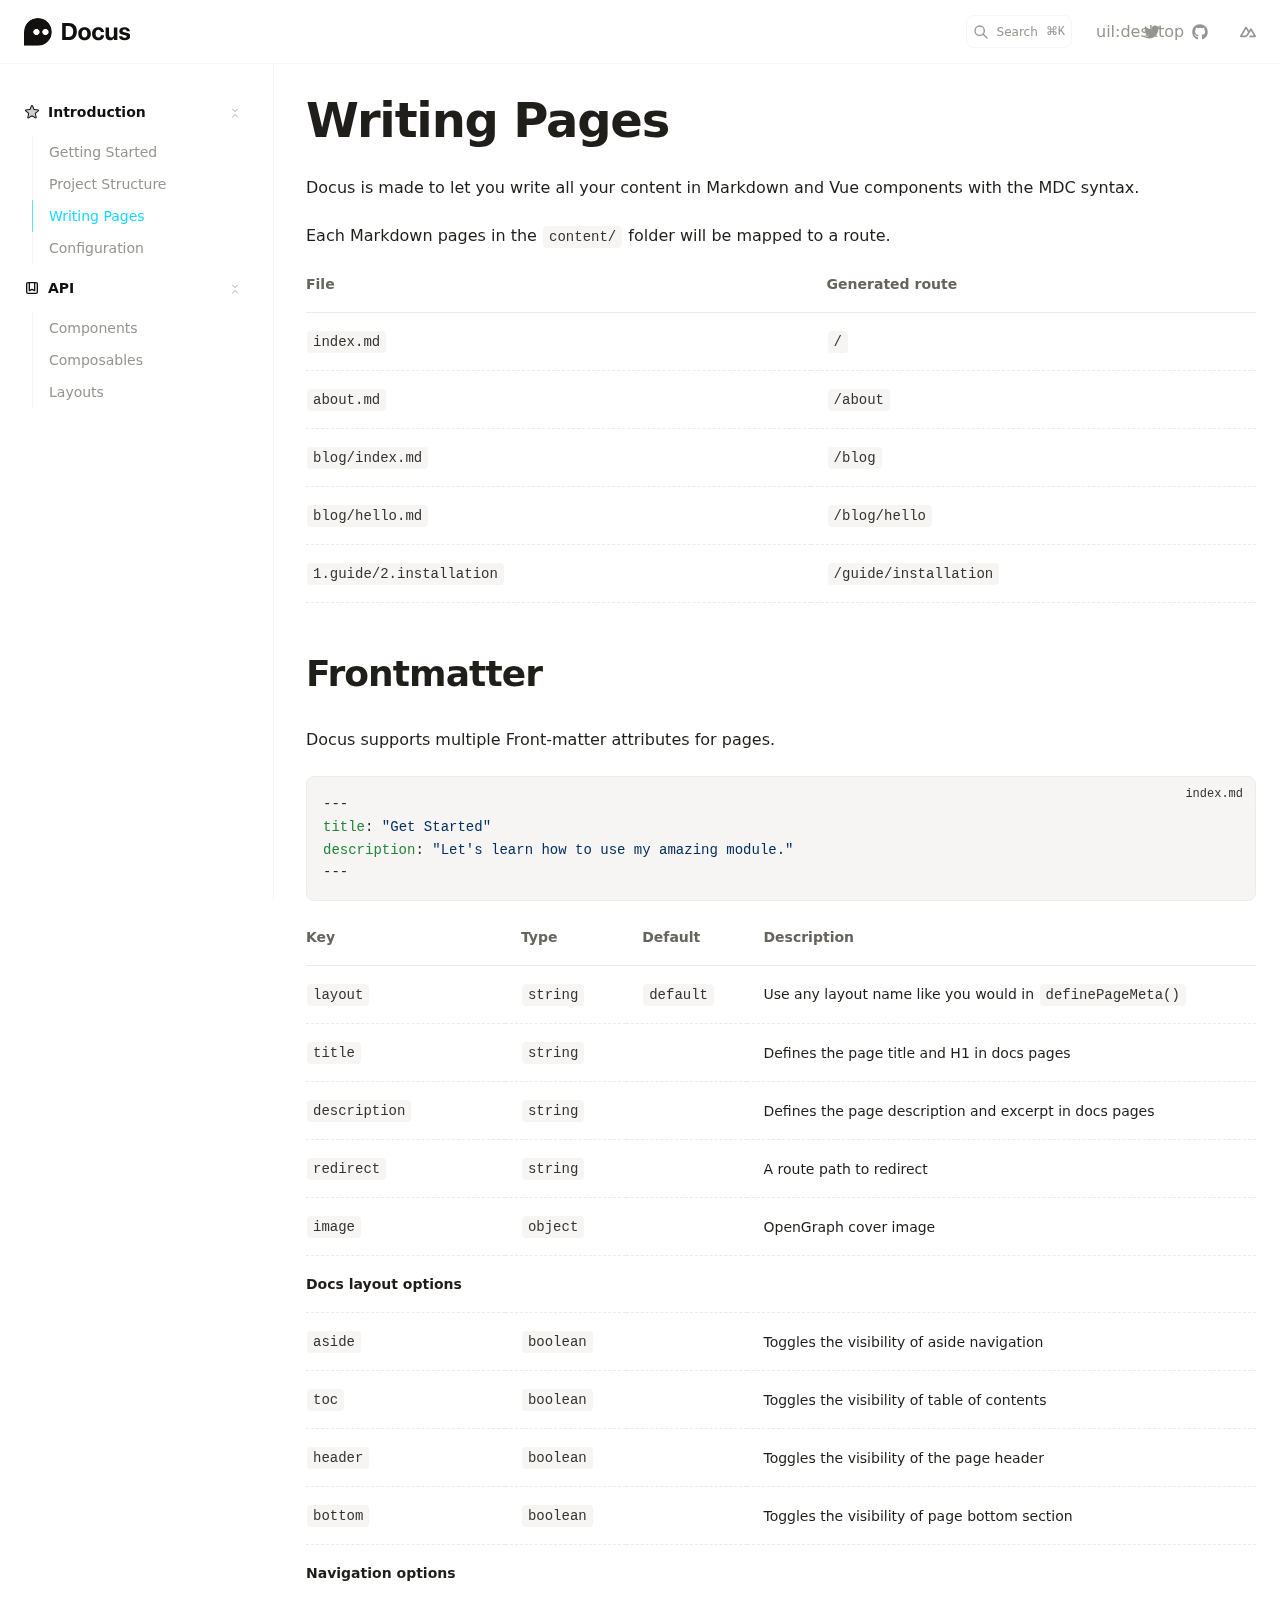
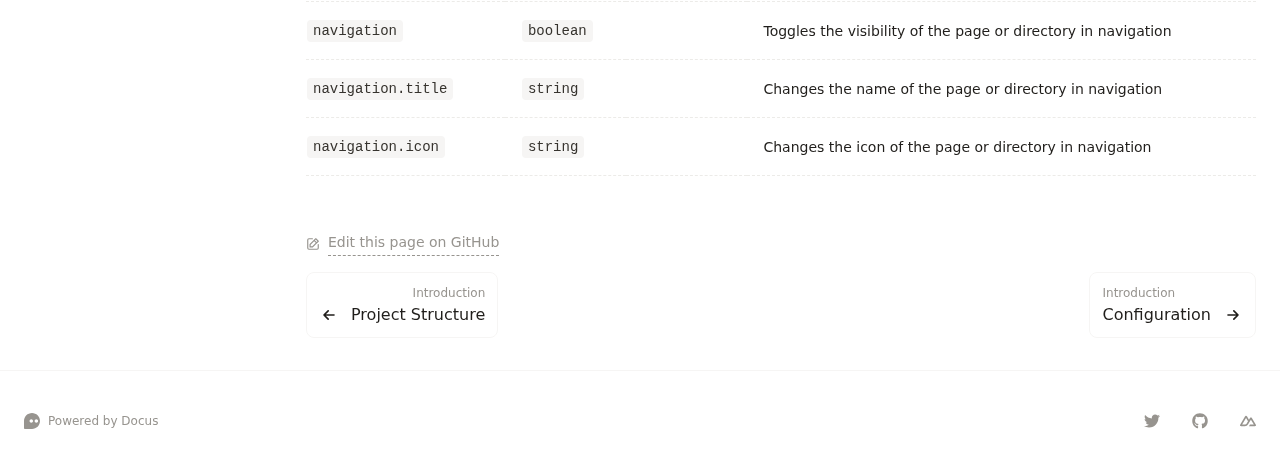
<file: introduction/writing-pages/index.html>
<!DOCTYPE html>
<html  lang="en">
<head><meta charset="utf-8">
<meta name="viewport" content="width=device-width, initial-scale=1">
<title>Writing Pages · Docus</title>
<meta name="twitter:card" content="summary_large_image">
<meta property="og:image" content="https://user-images.githubusercontent.com/904724/185365452-87b7ca7b-6030-4813-a2db-5e65c785bf88.png">
<meta property="og:title" content="Writing Pages">
<meta name="description" content="Docus is made to let you write all your content in Markdown and Vue components with the MDC syntax.">
<meta property="og:description" content="Docus is made to let you write all your content in Markdown and Vue components with the MDC syntax.">
<link rel="preload" as="fetch" crossorigin="anonymous" href="/introduction/writing-pages/_payload.json">
<link rel="stylesheet" href="/_nuxt/entry.487abf9f.css">
<link rel="stylesheet" href="/_nuxt/DocumentDrivenNotFound.cc823e2f.css">
<link rel="stylesheet" href="/_nuxt/ButtonLink.3e7aad1a.css">
<link rel="stylesheet" href="/_nuxt/DocsPageLayout.0d3384c5.css">
<link rel="stylesheet" href="/_nuxt/DocsAside.165e5b5c.css">
<link rel="stylesheet" href="/_nuxt/ProseCodeInline.a69ddccc.css">
<link rel="stylesheet" href="/_nuxt/Alert.1b68c7fb.css">
<link rel="stylesheet" href="/_nuxt/DocsPageBottom.f99f148d.css">
<link rel="stylesheet" href="/_nuxt/ProseA.5a9f544a.css">
<link rel="stylesheet" href="/_nuxt/DocsPrevNext.0ef16f0d.css">
<link rel="stylesheet" href="/_nuxt/DocsToc.7ba576b1.css">
<link rel="stylesheet" href="/_nuxt/DocsTocLinks.ba41dd9d.css">
<link rel="stylesheet" href="/_nuxt/ProseH1.a7fd5557.css">
<link rel="stylesheet" href="/_nuxt/ProseP.bd294274.css">
<link rel="stylesheet" href="/_nuxt/ProseTable.822acbb1.css">
<link rel="stylesheet" href="/_nuxt/ProseThead.31988a79.css">
<link rel="stylesheet" href="/_nuxt/ProseTr.8423c6b0.css">
<link rel="stylesheet" href="/_nuxt/ProseTh.d5273a33.css">
<link rel="stylesheet" href="/_nuxt/ProseTd.85890426.css">
<link rel="stylesheet" href="/_nuxt/ProseH2.24a56e5e.css">
<link rel="stylesheet" href="/_nuxt/ProsePre.e63e49c6.css">
<link rel="stylesheet" href="/_nuxt/ProseCode.36fcdb4a.css">
<link rel="stylesheet" href="/_nuxt/ProseStrong.4d333ea9.css">
<link rel="modulepreload" as="script" crossorigin href="/_nuxt/entry.57aba948.js">
<link rel="modulepreload" as="script" crossorigin href="/_nuxt/document-driven.7c379f83.js">
<link rel="modulepreload" as="script" crossorigin href="/_nuxt/DocumentDrivenEmpty.53b6da7e.js">
<link rel="modulepreload" as="script" crossorigin href="/_nuxt/ContentRenderer.00fcf6e3.js">
<link rel="modulepreload" as="script" crossorigin href="/_nuxt/ContentRendererMarkdown.vue.968f82c2.js">
<link rel="modulepreload" as="script" crossorigin href="/_nuxt/DocumentDrivenNotFound.e6f69c20.js">
<link rel="modulepreload" as="script" crossorigin href="/_nuxt/ButtonLink.9392853a.js">
<link rel="modulepreload" as="script" crossorigin href="/_nuxt/slot.22de104c.js">
<link rel="modulepreload" as="script" crossorigin href="/_nuxt/node.676c5e99.js">
<link rel="modulepreload" as="script" crossorigin href="/_nuxt/IconDocus.f6d0e4cb.js">
<link rel="modulepreload" as="script" crossorigin href="/_nuxt/default.8c42beac.js">
<link rel="modulepreload" as="script" crossorigin href="/_nuxt/DocsPageLayout.51c2392b.js">
<link rel="modulepreload" as="script" crossorigin href="/_nuxt/DocsAside.facf4baf.js">
<link rel="modulepreload" as="script" crossorigin href="/_nuxt/ProseCodeInline.f3be2909.js">
<link rel="modulepreload" as="script" crossorigin href="/_nuxt/Alert.e907646a.js">
<link rel="modulepreload" as="script" crossorigin href="/_nuxt/DocsPageBottom.039ce72a.js">
<link rel="modulepreload" as="script" crossorigin href="/_nuxt/ProseA.5fcdc10f.js">
<link rel="modulepreload" as="script" crossorigin href="/_nuxt/EditOnLink.vue.94718340.js">
<link rel="modulepreload" as="script" crossorigin href="/_nuxt/DocsPrevNext.9032692d.js">
<link rel="modulepreload" as="script" crossorigin href="/_nuxt/DocsToc.9e0c3c6f.js">
<link rel="modulepreload" as="script" crossorigin href="/_nuxt/DocsTocLinks.ce08f387.js">
<link rel="modulepreload" as="script" crossorigin href="/_nuxt/ContentRendererMarkdown.bb642e78.js">
<link rel="modulepreload" as="script" crossorigin href="/_nuxt/EditOnLink.d3718cc8.js">
<link rel="modulepreload" as="script" crossorigin href="/_nuxt/ProseH1.c816f251.js">
<link rel="modulepreload" as="script" crossorigin href="/_nuxt/ProseP.8b811180.js">
<link rel="modulepreload" as="script" crossorigin href="/_nuxt/ProseTable.4d0d0d49.js">
<link rel="modulepreload" as="script" crossorigin href="/_nuxt/ProseThead.4d286df2.js">
<link rel="modulepreload" as="script" crossorigin href="/_nuxt/ProseTr.6ceae303.js">
<link rel="modulepreload" as="script" crossorigin href="/_nuxt/ProseTh.08bc2770.js">
<link rel="modulepreload" as="script" crossorigin href="/_nuxt/ProseTbody.7f8d3ddc.js">
<link rel="modulepreload" as="script" crossorigin href="/_nuxt/ProseTd.407bc226.js">
<link rel="modulepreload" as="script" crossorigin href="/_nuxt/ProseH2.ed2f6aba.js">
<link rel="modulepreload" as="script" crossorigin href="/_nuxt/ProsePre.a4fd3931.js">
<link rel="modulepreload" as="script" crossorigin href="/_nuxt/ProseCode.69604124.js">
<link rel="modulepreload" as="script" crossorigin href="/_nuxt/ProseStrong.4e2bccf4.js">
<link rel="prefetch" as="style" href="/_nuxt/page.a8aa56b6.css">
<link rel="prefetch" as="script" crossorigin href="/_nuxt/page.9a369964.js">
<link rel="prefetch" as="script" crossorigin href="/_nuxt/client-db.862f1f2b.js">
<link rel="prefetch" as="style" href="/_nuxt/useStudio.1c77fe3b.css">
<link rel="prefetch" as="script" crossorigin href="/_nuxt/useStudio.a4963bea.js">
<link rel="prefetch" as="script" crossorigin href="/_nuxt/debug.712a4c26.js">
<link rel="prefetch" as="style" href="/_nuxt/error-404.7910d5ca.css">
<link rel="prefetch" as="script" crossorigin href="/_nuxt/error-404.a7913e45.js">
<link rel="prefetch" as="style" href="/_nuxt/error-500.1db01289.css">
<link rel="prefetch" as="script" crossorigin href="/_nuxt/error-500.0529cb13.js">
<script type="module" src="/_nuxt/entry.57aba948.js" crossorigin></script><style id="pinceau-runtime-hydratable">@media{.phy[--]{--puid:1JOhfV-v;}.pv-vmOceq{padding-left:var(--elements-container-padding-mobile);padding-right:var(--elements-container-padding-mobile);}@media (min-width: 475px){.pv-vmOceq{padding-left:var(--elements-container-padding-xs);padding-right:var(--elements-container-padding-xs);}}@media (min-width: 640px){.pv-vmOceq{padding-left:var(--elements-container-padding-sm);padding-right:var(--elements-container-padding-sm);}}@media (min-width: 768px){.pv-vmOceq{padding-left:var(--elements-container-padding-md);padding-right:var(--elements-container-padding-md);}}} @media{.phy[--]{--puid:CMGgfn-v;}.pv-tvexWU{max-width:var(--elements-container-maxWidth);padding-left:var(--elements-container-padding-mobile);padding-right:var(--elements-container-padding-mobile);}@media (min-width: 475px){.pv-tvexWU{padding-left:var(--elements-container-padding-xs);padding-right:var(--elements-container-padding-xs);}}@media (min-width: 640px){.pv-tvexWU{padding-left:var(--elements-container-padding-sm);padding-right:var(--elements-container-padding-sm);}}@media (min-width: 768px){.pv-tvexWU{padding-left:var(--elements-container-padding-md);padding-right:var(--elements-container-padding-md);}}} </style><style id="pinceau-theme">@media { :root {--pinceau-mq: initial; --docus-search-results-highlight-color: white;--docus-search-results-window-maxHeight: 100%;--docus-search-results-window-maxWidth: 640px;--docus-search-results-window-marginTop: 0;--docus-search-input-borderStyle: solid;--docus-search-input-borderWidth: 1px;--docus-search-backdropFilter: blur(24px);--docus-loadingBar-gradientColorStop3: #0047e1;--docus-loadingBar-gradientColorStop2: #34cdfe;--docus-loadingBar-gradientColorStop1: #00dc82;--docus-loadingBar-height: 3px;--docus-readableLine: 78ch;--docus-footer-height: 145px;--docus-header-height: 64px;--prose-code-inline-padding: 0.2rem 0.375rem 0.2rem 0.375rem;--prose-code-block-backdropFilter: contrast(1);--prose-code-block-border-style: solid;--prose-code-block-border-width: 1px;--prose-tbody-tr-borderBottom-style: dashed;--prose-tbody-tr-borderBottom-width: 1px;--prose-th-textAlign: inherit;--prose-thead-borderBottom-style: solid;--prose-thead-borderBottom-width: 1px;--prose-thead-border-style: solid;--prose-thead-border-width: 0px;--prose-table-textAlign: start;--prose-hr-width: 1px;--prose-hr-style: solid;--prose-li-listStylePosition: outside;--prose-ol-li-markerColor: currentColor;--prose-ol-paddingInlineStart: 21px;--prose-ol-listStyleType: decimal;--prose-ul-li-markerColor: currentColor;--prose-ul-paddingInlineStart: 21px;--prose-ul-listStyleType: disc;--prose-blockquote-border-style: solid;--prose-blockquote-border-width: 4px;--prose-blockquote-quotes: '201C' '201D' '2018' '2019';--prose-blockquote-paddingInlineStart: 24px;--prose-a-code-color-hover: currentColor;--prose-a-code-color-static: currentColor;--prose-a-hasCode-borderBottom: none;--prose-a-border-distance: 2px;--prose-a-border-color-hover: currentColor;--prose-a-border-color-static: currentColor;--prose-a-border-style-hover: solid;--prose-a-border-style-static: dashed;--prose-a-border-width: 1px;--prose-a-color-static: inherit;--prose-a-textDecoration: none;--prose-h6-margin: 3rem 0 2rem;--prose-h5-margin: 3rem 0 2rem;--prose-h4-margin: 3rem 0 2rem;--prose-h3-margin: 3rem 0 2rem;--prose-h2-margin: 3rem 0 2rem;--prose-h1-margin: 0 0 2rem;--typography-lead-loose: 2;--typography-lead-relaxed: 1.625;--typography-lead-normal: 1.5;--typography-lead-snug: 1.375;--typography-lead-tight: 1.25;--typography-lead-none: 1;--typography-lead-10: 2.5rem;--typography-lead-9: 2.25rem;--typography-lead-8: 2rem;--typography-lead-7: 1.75rem;--typography-lead-6: 1.5rem;--typography-lead-5: 1.25rem;--typography-lead-4: 1rem;--typography-lead-3: .75rem;--typography-lead-2: .5rem;--typography-lead-1: .025rem;--typography-fontWeight-black: 900;--typography-fontWeight-extrabold: 800;--typography-fontWeight-bold: 700;--typography-fontWeight-semibold: 600;--typography-fontWeight-medium: 500;--typography-fontWeight-normal: 400;--typography-fontWeight-light: 300;--typography-fontWeight-extralight: 200;--typography-fontWeight-thin: 100;--typography-fontSize-9xl: 128px;--typography-fontSize-8xl: 96px;--typography-fontSize-7xl: 72px;--typography-fontSize-6xl: 60px;--typography-fontSize-5xl: 48px;--typography-fontSize-4xl: 36px;--typography-fontSize-3xl: 30px;--typography-fontSize-2xl: 24px;--typography-fontSize-xl: 20px;--typography-fontSize-lg: 18px;--typography-fontSize-base: 16px;--typography-fontSize-sm: 14px;--typography-fontSize-xs: 12px;--typography-letterSpacing-wide: 0.025em;--typography-letterSpacing-tight: -0.025em;--typography-verticalMargin-base: 24px;--typography-verticalMargin-sm: 16px;--elements-border-secondary-hover: [object Object];--elements-backdrop-background: #fffc;--elements-backdrop-filter: saturate(200%) blur(20px);--elements-container-maxWidth: 80rem;--lead-loose: 2;--lead-relaxed: 1.625;--lead-normal: 1.5;--lead-snug: 1.375;--lead-tight: 1.25;--lead-none: 1;--lead-10: 2.5rem;--lead-9: 2.25rem;--lead-8: 2rem;--lead-7: 1.75rem;--lead-6: 1.5rem;--lead-5: 1.25rem;--lead-4: 1rem;--lead-3: .75rem;--lead-2: .5rem;--lead-1: .025rem;--letterSpacing-widest: 0.1em;--letterSpacing-wider: 0.05em;--letterSpacing-wide: 0.025em;--letterSpacing-normal: 0em;--letterSpacing-tight: -0.025em;--letterSpacing-tighter: -0.05em;--fontSize-9xl: 8rem;--fontSize-8xl: 6rem;--fontSize-7xl: 4.5rem;--fontSize-6xl: 3.75rem;--fontSize-5xl: 3rem;--fontSize-4xl: 2.25rem;--fontSize-3xl: 1.875rem;--fontSize-2xl: 1.5rem;--fontSize-xl: 1.25rem;--fontSize-lg: 1.125rem;--fontSize-base: 1rem;--fontSize-sm: 0.875rem;--fontSize-xs: 0.75rem;--fontWeight-black: 900;--fontWeight-extrabold: 800;--fontWeight-bold: 700;--fontWeight-semibold: 600;--fontWeight-medium: 500;--fontWeight-normal: 400;--fontWeight-light: 300;--fontWeight-extralight: 200;--fontWeight-thin: 100;--font-mono: ui-monospace, SFMono-Regular, Menlo, Monaco, Consolas, Liberation Mono, Courier New, monospace;--font-serif: ui-serif, Georgia, Cambria, Times New Roman, Times, serif;--font-sans: ui-sans-serif, system-ui, -apple-system, BlinkMacSystemFont, Segoe UI, Roboto, Helvetica Neue, Arial, Noto Sans, sans-serif, Apple Color Emoji, Segoe UI Emoji, Segoe UI Symbol, Noto Color Emoji;--opacity-total: 1;--opacity-high: 0.8;--opacity-medium: 0.5;--opacity-soft: 0.3;--opacity-light: 0.15;--opacity-bright: 0.1;--opacity-noOpacity: 0;--borderWidth-lg: 3px;--borderWidth-md: 2px;--borderWidth-sm: 1px;--borderWidth-noBorder: 0;--space-rem-875: 0.875rem;--space-rem-625: 0.625rem;--space-rem-375: 0.375rem;--space-rem-125: 0.125rem;--space-px: 1px;--space-128: 32rem;--space-96: 24rem;--space-80: 20rem;--space-72: 18rem;--space-64: 16rem;--space-60: 15rem;--space-56: 14rem;--space-52: 13rem;--space-48: 12rem;--space-44: 11rem;--space-40: 10rem;--space-36: 9rem;--space-32: 8rem;--space-28: 7rem;--space-24: 6rem;--space-20: 5rem;--space-16: 4rem;--space-14: 3.5rem;--space-12: 3rem;--space-11: 2.75rem;--space-10: 2.5rem;--space-9: 2.25rem;--space-8: 2rem;--space-7: 1.75rem;--space-6: 1.5rem;--space-5: 1.25rem;--space-4: 1rem;--space-3: 0.75rem;--space-2: 0.5rem;--space-1: 0.25rem;--space-0: 0px;--size-full: 100%;--size-7xl: 80rem;--size-6xl: 72rem;--size-5xl: 64rem;--size-4xl: 56rem;--size-3xl: 48rem;--size-2xl: 42rem;--size-xl: 36rem;--size-lg: 32rem;--size-md: 28rem;--size-sm: 24rem;--size-xs: 20rem;--size-200: 200px;--size-104: 104px;--size-80: 80px;--size-64: 64px;--size-56: 56px;--size-48: 48px;--size-40: 40px;--size-32: 32px;--size-24: 24px;--size-20: 20px;--size-16: 16px;--size-12: 12px;--size-8: 8px;--size-6: 6px;--size-4: 4px;--size-2: 2px;--size-0: 0px;--radii-full: 9999px;--radii-3xl: 1.75rem;--radii-2xl: 1.5rem;--radii-xl: 1rem;--radii-lg: 0.75rem;--radii-md: 0.5rem;--radii-sm: 0.375rem;--radii-xs: 0.25rem;--radii-2xs: 0.125rem;--radii-none: 0px;--shadow-none: 0px 0px 0px 0px transparent;--height-screen: 100vh;--width-screen: 100vw;--color-primary-900: #001A1F;--color-primary-800: #00232B;--color-primary-700: #024757;--color-primary-600: #09A0C1;--color-primary-500: #1AD6FF;--color-primary-400: #55E1FF;--color-primary-300: #82E3FF;--color-primary-200: #C5F2FF;--color-primary-100: #DCF7FF;--color-primary-50: #F1FCFF;--color-ruby-900: #380011;--color-ruby-800: #700021;--color-ruby-700: #a90032;--color-ruby-600: #e10043;--color-ruby-500: #ff1a5e;--color-ruby-400: #ff4079;--color-ruby-300: #ff6694;--color-ruby-200: #ff8dae;--color-ruby-100: #ffb3c9;--color-ruby-50: #ffd9e4;--color-pink-900: #380025;--color-pink-800: #70004b;--color-pink-700: #a90070;--color-pink-600: #e10095;--color-pink-500: #ff1ab2;--color-pink-400: #ff40bf;--color-pink-300: #ff66cc;--color-pink-200: #ff8dd8;--color-pink-100: #ffb3e5;--color-pink-50: #ffd9f2;--color-purple-900: #190038;--color-purple-800: #330070;--color-purple-700: #4c00a9;--color-purple-600: #6500e1;--color-purple-500: #811aff;--color-purple-400: #9640ff;--color-purple-300: #ab66ff;--color-purple-200: #c08dff;--color-purple-100: #d5b3ff;--color-purple-50: #ead9ff;--color-royalblue-900: #0b0531;--color-royalblue-800: #160a62;--color-royalblue-700: #211093;--color-royalblue-600: #2c15c4;--color-royalblue-500: #4127e8;--color-royalblue-400: #614bec;--color-royalblue-300: #806ff0;--color-royalblue-200: #a093f3;--color-royalblue-100: #c0b7f7;--color-royalblue-50: #dfdbfb;--color-indigoblue-900: #001238;--color-indigoblue-800: #002370;--color-indigoblue-700: #0035a9;--color-indigoblue-600: #0047e1;--color-indigoblue-500: #1a62ff;--color-indigoblue-400: #407cff;--color-indigoblue-300: #6696ff;--color-indigoblue-200: #8db0ff;--color-indigoblue-100: #b3cbff;--color-indigoblue-50: #d9e5ff;--color-blue-900: #00131D;--color-blue-800: #002235;--color-blue-700: #014267;--color-blue-600: #0069A6;--color-blue-500: #1AADFF;--color-blue-400: #64C7FF;--color-blue-300: #A1DDFF;--color-blue-200: #C6EAFF;--color-blue-100: #DFF3FF;--color-blue-50: #F2FAFF;--color-lightblue-900: #002e38;--color-lightblue-800: #005c70;--color-lightblue-700: #008aa9;--color-lightblue-600: #00b9e1;--color-lightblue-500: #1ad6ff;--color-lightblue-400: #40ddff;--color-lightblue-300: #66e4ff;--color-lightblue-200: #8deaff;--color-lightblue-100: #b3f1ff;--color-lightblue-50: #d9f8ff;--color-teal-900: #062a28;--color-teal-800: #0b544f;--color-teal-700: #117d77;--color-teal-600: #16a79e;--color-teal-500: #1cd1c6;--color-teal-400: #36e4da;--color-teal-300: #5fe9e1;--color-teal-200: #87efe9;--color-teal-100: #aff4f0;--color-teal-50: #d7faf8;--color-pear-900: #2a2b09;--color-pear-800: #545512;--color-pear-700: #7e801b;--color-pear-600: #a8aa24;--color-pear-500: #d0d32f;--color-pear-400: #d8da52;--color-pear-300: #e0e274;--color-pear-200: #e8e997;--color-pear-100: #eff0ba;--color-pear-50: #f7f8dc;--color-red-900: #1C0301;--color-red-800: #340A01;--color-red-700: #701704;--color-red-600: #BB2402;--color-red-500: #FF3B10;--color-red-400: #FF7353;--color-red-300: #FFA692;--color-red-200: #FFDED7;--color-red-100: #FFF3F0;--color-red-50: #FFF9F8;--color-orange-900: #381800;--color-orange-800: #702f00;--color-orange-700: #a94700;--color-orange-600: #e15e00;--color-orange-500: #ff7a1a;--color-orange-400: #ff9040;--color-orange-300: #ffa666;--color-orange-200: #ffbd8d;--color-orange-100: #ffd3b3;--color-orange-50: #ffe9d9;--color-yellow-900: #1B1500;--color-yellow-800: #292100;--color-yellow-700: #614E02;--color-yellow-600: #CBA408;--color-yellow-500: #FBCA05;--color-yellow-400: #FFDC4E;--color-yellow-300: #FFE372;--color-yellow-200: #FFF0B1;--color-yellow-100: #FFF6D3;--color-yellow-50: #FFFCEE;--color-green-900: #00190F;--color-green-800: #002817;--color-green-700: #006037;--color-green-600: #00B467;--color-green-500: #0DD885;--color-green-400: #3CEEA5;--color-green-300: #86FBCB;--color-green-200: #C3FFE6;--color-green-100: #DEFFF1;--color-green-50: #ECFFF7;--color-gray-900: #121110;--color-gray-800: #201E1B;--color-gray-700: #36332E;--color-gray-600: #67635D;--color-gray-500: #97948F;--color-gray-400: #ADA9A4;--color-gray-300: #DBD9D3;--color-gray-200: #ECEBE8;--color-gray-100: #F6F5F4;--color-gray-50: #FBFBFB;--color-black: #0B0A0A;--color-white: #ffffff;--media-portrait: only screen and (orientation: portrait);--media-landscape: only screen and (orientation: landscape);--media-rm: (prefers-reduced-motion: reduce);--media-2xl: (min-width: 1536px);--media-xl: (min-width: 1280px);--media-lg: (min-width: 1024px);--media-md: (min-width: 768px);--media-sm: (min-width: 640px);--media-xs: (min-width: 475px);--docus-search-results-highlight-backgroundColor: var(--color-primary-500);--docus-search-results-selected-backgroundColor: var(--color-gray-300);--docus-search-results-window-borderRadius: none;--docus-search-results-window-marginX: 0;--docus-search-input-backgroundColor: var(--color-gray-200);--docus-search-input-padding: var(--space-2) var(--space-4);--docus-search-input-gap: var(--space-2);--docus-search-input-fontSize: var(--fontSize-sm);--docus-search-input-borderColor: var(--color-gray-200);--docus-search-input-borderRadius: var(--radii-2xs);--docus-footer-padding: var(--space-4) 0;--docus-header-title-color-hover: var(--color-primary-500);--docus-header-title-color-static: var(--color-gray-900);--docus-header-title-fontWeight: var(--fontWeight-bold);--docus-header-title-fontSize: var(--fontSize-2xl);--docus-header-logo-height: var(--space-6);--docus-body-fontFamily: var(--font-sans);--docus-body-color: var(--color-gray-800);--docus-body-backgroundColor: var(--color-white);--prose-code-inline-fontWeight: var(--typography-fontWeight-normal);--prose-code-inline-fontSize: var(--typography-fontSize-sm);--prose-code-inline-borderRadius: var(--radii-xs);--prose-code-block-pre-padding: var(--typography-verticalMargin-sm);--prose-code-block-margin: var(--typography-verticalMargin-base) 0;--prose-code-block-fontSize: var(--typography-fontSize-sm);--prose-tbody-code-inline-fontSize: var(--typography-fontSize-sm);--prose-tbody-td-padding: var(--typography-verticalMargin-sm);--prose-th-fontWeight: var(--typography-fontWeight-semibold);--prose-th-padding: 0 var(--typography-verticalMargin-sm) var(--typography-verticalMargin-sm) var(--typography-verticalMargin-sm);--prose-table-lineHeight: var(--typography-lead-6);--prose-table-fontSize: var(--typography-fontSize-sm);--prose-table-margin: var(--typography-verticalMargin-base) 0;--prose-hr-margin: var(--typography-verticalMargin-base) 0;--prose-li-margin: var(--typography-verticalMargin-sm) 0;--prose-ol-margin: var(--typography-verticalMargin-base) 0;--prose-ul-margin: var(--typography-verticalMargin-base) 0;--prose-blockquote-margin: var(--typography-verticalMargin-base) 0;--prose-a-code-border-style: var(--prose-a-border-style-static);--prose-a-code-border-width: var(--prose-a-border-width);--prose-a-fontWeight: var(--typography-fontWeight-medium);--prose-img-margin: var(--typography-verticalMargin-base) 0;--prose-strong-fontWeight: var(--typography-fontWeight-semibold);--prose-h6-iconSize: var(--typography-fontSize-base);--prose-h6-fontWeight: var(--typography-fontWeight-semibold);--prose-h6-lineHeight: var(--typography-lead-normal);--prose-h6-fontSize: var(--typography-fontSize-lg);--prose-h5-iconSize: var(--typography-fontSize-lg);--prose-h5-fontWeight: var(--typography-fontWeight-semibold);--prose-h5-lineHeight: var(--typography-lead-snug);--prose-h5-fontSize: var(--typography-fontSize-xl);--prose-h4-iconSize: var(--typography-fontSize-lg);--prose-h4-letterSpacing: var(--typography-letterSpacing-tight);--prose-h4-fontWeight: var(--typography-fontWeight-semibold);--prose-h4-lineHeight: var(--typography-lead-snug);--prose-h4-fontSize: var(--typography-fontSize-2xl);--prose-h3-iconSize: var(--typography-fontSize-xl);--prose-h3-letterSpacing: var(--typography-letterSpacing-tight);--prose-h3-fontWeight: var(--typography-fontWeight-semibold);--prose-h3-lineHeight: var(--typography-lead-snug);--prose-h3-fontSize: var(--typography-fontSize-3xl);--prose-h2-iconSize: var(--typography-fontSize-2xl);--prose-h2-letterSpacing: var(--typography-letterSpacing-tight);--prose-h2-fontWeight: var(--typography-fontWeight-semibold);--prose-h2-lineHeight: var(--typography-lead-tight);--prose-h2-fontSize: var(--typography-fontSize-4xl);--prose-h1-iconSize: var(--typography-fontSize-3xl);--prose-h1-letterSpacing: var(--typography-letterSpacing-tight);--prose-h1-fontWeight: var(--typography-fontWeight-bold);--prose-h1-lineHeight: var(--typography-lead-tight);--prose-h1-fontSize: var(--typography-fontSize-5xl);--prose-p-br-margin: var(--typography-verticalMargin-base) 0 0 0;--prose-p-margin: var(--typography-verticalMargin-base) 0;--prose-p-lineHeight: var(--typography-lead-normal);--prose-p-fontSize: var(--typography-fontSize-base);--typography-color-secondary-900: var(--color-gray-900);--typography-color-secondary-800: var(--color-gray-800);--typography-color-secondary-700: var(--color-gray-700);--typography-color-secondary-600: var(--color-gray-600);--typography-color-secondary-500: var(--color-gray-500);--typography-color-secondary-400: var(--color-gray-400);--typography-color-secondary-300: var(--color-gray-300);--typography-color-secondary-200: var(--color-gray-200);--typography-color-secondary-100: var(--color-gray-100);--typography-color-secondary-50: var(--color-gray-50);--typography-color-primary-900: var(--color-primary-900);--typography-color-primary-800: var(--color-primary-800);--typography-color-primary-700: var(--color-primary-700);--typography-color-primary-600: var(--color-primary-600);--typography-color-primary-500: var(--color-primary-500);--typography-color-primary-400: var(--color-primary-400);--typography-color-primary-300: var(--color-primary-300);--typography-color-primary-200: var(--color-primary-200);--typography-color-primary-100: var(--color-primary-100);--typography-color-primary-50: var(--color-primary-50);--typography-font-code: var(--font-mono);--typography-font-body: var(--font-sans);--typography-font-display: var(--font-sans);--typography-body-backgroundColor: var(--color-white);--typography-body-color: var(--color-black);--elements-state-danger-borderColor-secondary: var(--color-red-200);--elements-state-danger-borderColor-primary: var(--color-red-100);--elements-state-danger-backgroundColor-secondary: var(--color-red-100);--elements-state-danger-backgroundColor-primary: var(--color-red-50);--elements-state-danger-color-secondary: var(--color-red-600);--elements-state-danger-color-primary: var(--color-red-500);--elements-state-warning-borderColor-secondary: var(--color-yellow-200);--elements-state-warning-borderColor-primary: var(--color-yellow-100);--elements-state-warning-backgroundColor-secondary: var(--color-yellow-100);--elements-state-warning-backgroundColor-primary: var(--color-yellow-50);--elements-state-warning-color-secondary: var(--color-yellow-700);--elements-state-warning-color-primary: var(--color-yellow-600);--elements-state-success-borderColor-secondary: var(--color-green-200);--elements-state-success-borderColor-primary: var(--color-green-100);--elements-state-success-backgroundColor-secondary: var(--color-green-100);--elements-state-success-backgroundColor-primary: var(--color-green-50);--elements-state-success-color-secondary: var(--color-green-600);--elements-state-success-color-primary: var(--color-green-500);--elements-state-info-borderColor-secondary: var(--color-blue-200);--elements-state-info-borderColor-primary: var(--color-blue-100);--elements-state-info-backgroundColor-secondary: var(--color-blue-100);--elements-state-info-backgroundColor-primary: var(--color-blue-50);--elements-state-info-color-secondary: var(--color-blue-600);--elements-state-info-color-primary: var(--color-blue-500);--elements-state-primary-borderColor-secondary: var(--color-primary-200);--elements-state-primary-borderColor-primary: var(--color-primary-100);--elements-state-primary-backgroundColor-secondary: var(--color-primary-100);--elements-state-primary-backgroundColor-primary: var(--color-primary-50);--elements-state-primary-color-secondary: var(--color-primary-700);--elements-state-primary-color-primary: var(--color-primary-600);--elements-surface-secondary-backgroundColor: var(--color-gray-200);--elements-surface-primary-backgroundColor: var(--color-gray-100);--elements-surface-background-base: var(--color-gray-100);--elements-border-secondary-static: var(--color-gray-200);--elements-border-primary-hover: var(--color-gray-200);--elements-border-primary-static: var(--color-gray-100);--elements-container-padding-md: var(--space-6);--elements-container-padding-sm: var(--space-6);--elements-container-padding-xs: var(--space-4);--elements-container-padding-mobile: var(--space-4);--elements-text-secondary-color-hover: var(--color-gray-700);--elements-text-secondary-color-static: var(--color-gray-500);--elements-text-primary-color-static: var(--color-gray-900);--text-6xl-lineHeight: var(--lead-none);--text-6xl-fontSize: var(--fontSize-6xl);--text-5xl-lineHeight: var(--lead-none);--text-5xl-fontSize: var(--fontSize-5xl);--text-4xl-lineHeight: var(--lead-10);--text-4xl-fontSize: var(--fontSize-4xl);--text-3xl-lineHeight: var(--lead-9);--text-3xl-fontSize: var(--fontSize-3xl);--text-2xl-lineHeight: var(--lead-8);--text-2xl-fontSize: var(--fontSize-2xl);--text-xl-lineHeight: var(--lead-7);--text-xl-fontSize: var(--fontSize-xl);--text-lg-lineHeight: var(--lead-7);--text-lg-fontSize: var(--fontSize-lg);--text-base-lineHeight: var(--lead-6);--text-base-fontSize: var(--fontSize-base);--text-sm-lineHeight: var(--lead-5);--text-sm-fontSize: var(--fontSize-sm);--text-xs-lineHeight: var(--lead-4);--text-xs-fontSize: var(--fontSize-xs);--color-shadow: var(--color-gray-400);--color-secondary-900: var(--color-gray-900);--color-secondary-800: var(--color-gray-800);--color-secondary-700: var(--color-gray-700);--color-secondary-600: var(--color-gray-600);--color-secondary-500: var(--color-gray-500);--color-secondary-400: var(--color-gray-400);--color-secondary-300: var(--color-gray-300);--color-secondary-200: var(--color-gray-200);--color-secondary-100: var(--color-gray-100);--color-secondary-50: var(--color-gray-50);--prose-code-inline-backgroundColor: var(--typography-color-secondary-100);--prose-code-inline-color: var(--typography-color-secondary-700);--prose-code-block-backgroundColor: var(--typography-color-secondary-100);--prose-code-block-color: var(--typography-color-secondary-700);--prose-code-block-border-color: var(--typography-color-secondary-200);--prose-tbody-tr-borderBottom-color: var(--typography-color-secondary-200);--prose-th-color: var(--typography-color-secondary-600);--prose-thead-borderBottom-color: var(--typography-color-secondary-200);--prose-thead-border-color: var(--typography-color-secondary-300);--prose-hr-color: var(--typography-color-secondary-200);--prose-blockquote-border-color: var(--typography-color-secondary-200);--prose-blockquote-color: var(--typography-color-secondary-500);--prose-a-code-background-hover: var(--typography-color-primary-50);--prose-a-code-border-color-hover: var(--typography-color-primary-500);--prose-a-code-border-color-static: var(--typography-color-secondary-400);--prose-a-color-hover: var(--typography-color-primary-500);--shadow-2xl: 0px 25px 50px -12px var(--color-shadow);--shadow-xl: 0px 20px 25px -5px var(--color-shadow), 0px 8px 10px -6px var(--color-shadow);--shadow-lg: 0px 10px 15px -3px var(--color-shadow), 0px 4px 6px -4px var(--color-shadow);--shadow-md: 0px 4px 6px -1px var(--color-shadow), 0px 2px 4px -2px var(--color-shadow);--shadow-sm: 0px 1px 3px 0px var(--color-shadow), 0px 1px 2px -1px var(--color-shadow);--shadow-xs: 0px 1px 2px 0px var(--color-shadow); } }@media { :root.dark {--pinceau-mq: dark; --prose-code-block-backdropFilter: contrast(1);--prose-ol-li-markerColor: currentColor;--prose-ul-li-markerColor: currentColor;--prose-a-code-color-hover: currentColor;--prose-a-code-color-static: currentColor;--prose-a-border-color-hover: currentColor;--prose-a-border-color-static: currentColor;--prose-a-color-static: inherit;--elements-backdrop-background: #0c0d0ccc;--docus-search-results-selected-backgroundColor: var(--color-gray-700);--docus-search-input-backgroundColor: var(--color-gray-800);--docus-search-input-borderColor: transparent;--docus-header-title-color-static: var(--color-gray-100);--docus-body-color: var(--color-gray-200);--docus-body-backgroundColor: var(--color-black);--typography-body-backgroundColor: var(--color-black);--typography-body-color: var(--color-white);--elements-state-danger-borderColor-secondary: var(--color-red-700);--elements-state-danger-borderColor-primary: var(--color-red-800);--elements-state-danger-backgroundColor-secondary: var(--color-red-800);--elements-state-danger-backgroundColor-primary: var(--color-red-900);--elements-state-danger-color-secondary: var(--color-red-200);--elements-state-danger-color-primary: var(--color-red-300);--elements-state-warning-borderColor-secondary: var(--color-yellow-700);--elements-state-warning-borderColor-primary: var(--color-yellow-800);--elements-state-warning-backgroundColor-secondary: var(--color-yellow-800);--elements-state-warning-backgroundColor-primary: var(--color-yellow-900);--elements-state-warning-color-secondary: var(--color-yellow-200);--elements-state-warning-color-primary: var(--color-yellow-400);--elements-state-success-borderColor-secondary: var(--color-green-700);--elements-state-success-borderColor-primary: var(--color-green-800);--elements-state-success-backgroundColor-secondary: var(--color-green-800);--elements-state-success-backgroundColor-primary: var(--color-green-900);--elements-state-success-color-secondary: var(--color-green-200);--elements-state-success-color-primary: var(--color-green-400);--elements-state-info-borderColor-secondary: var(--color-blue-700);--elements-state-info-borderColor-primary: var(--color-blue-800);--elements-state-info-backgroundColor-secondary: var(--color-blue-800);--elements-state-info-backgroundColor-primary: var(--color-blue-900);--elements-state-info-color-secondary: var(--color-blue-200);--elements-state-info-color-primary: var(--color-blue-400);--elements-state-primary-borderColor-secondary: var(--color-primary-700);--elements-state-primary-borderColor-primary: var(--color-primary-800);--elements-state-primary-backgroundColor-secondary: var(--color-primary-800);--elements-state-primary-backgroundColor-primary: var(--color-primary-900);--elements-state-primary-color-secondary: var(--color-primary-200);--elements-state-primary-color-primary: var(--color-primary-400);--elements-surface-secondary-backgroundColor: var(--color-gray-800);--elements-surface-primary-backgroundColor: var(--color-gray-900);--elements-surface-background-base: var(--color-gray-900);--elements-border-secondary-static: var(--color-gray-800);--elements-border-primary-hover: var(--color-gray-800);--elements-border-primary-static: var(--color-gray-900);--elements-text-secondary-color-hover: var(--color-gray-200);--elements-text-secondary-color-static: var(--color-gray-400);--elements-text-primary-color-static: var(--color-gray-50);--color-shadow: var(--color-gray-800);--prose-code-inline-backgroundColor: var(--typography-color-secondary-800);--prose-code-inline-color: var(--typography-color-secondary-200);--prose-code-block-backgroundColor: var(--typography-color-secondary-900);--prose-code-block-color: var(--typography-color-secondary-200);--prose-code-block-border-color: var(--typography-color-secondary-800);--prose-tbody-tr-borderBottom-color: var(--typography-color-secondary-800);--prose-th-color: var(--typography-color-secondary-400);--prose-thead-borderBottom-color: var(--typography-color-secondary-800);--prose-thead-border-color: var(--typography-color-secondary-600);--prose-hr-color: var(--typography-color-secondary-800);--prose-blockquote-border-color: var(--typography-color-secondary-700);--prose-blockquote-color: var(--typography-color-secondary-400);--prose-a-code-background-hover: var(--typography-color-primary-900);--prose-a-code-border-color-hover: var(--typography-color-primary-600);--prose-a-code-border-color-static: var(--typography-color-secondary-600);--prose-a-color-hover: var(--typography-color-primary-400); } }@media (min-width: 640px) { :root {--pinceau-mq: sm; --docus-search-results-window-maxHeight: 320px;--docus-search-results-window-marginTop: 20vh;--docus-footer-height: 100px;--docus-search-results-window-borderRadius: var(--radii-xs);--docus-search-results-window-marginX: var(--space-4);--docus-header-logo-height: var(--space-7); } }</style><script>"use strict";(()=>{const a=window,e=document.documentElement,m=["dark","light"],c=window.localStorage.getItem("nuxt-color-mode")||"system";let n=c==="system"?f():c;const l=e.getAttribute("data-color-mode-forced");l&&(n=l),i(n),a["__NUXT_COLOR_MODE__"]={preference:c,value:n,getColorScheme:f,addColorScheme:i,removeColorScheme:d};function i(o){const t=""+o+"",s="theme";e.classList?e.classList.add(t):e.className+=" "+t,s&&e.setAttribute("data-"+s,o)}function d(o){const t=""+o+"",s="theme";e.classList?e.classList.remove(t):e.className=e.className.replace(new RegExp(t,"g"),""),s&&e.removeAttribute("data-"+s)}function r(o){return a.matchMedia("(prefers-color-scheme"+o+")")}function f(){if(a.matchMedia&&r("").media!=="not all"){for(const o of m)if(r(":"+o).matches)return o}return"light"}})();
</script></head>
<body ><!----><!--teleport anchor--><!----><!--teleport anchor--><div id="__nuxt"><div class="app-layout" data-v-525fbeca><div class="nuxt-progress" style="width:0%;opacity:0;background-size:Infinity% auto;" data-v-525fbeca></div><header class="has-dialog" data-v-525fbeca data-v-c82311d7><div class="container pv-vmOceq pc-1JOhfV" data-v-c82311d7 data-v-22217919><!--[--><div class="section left" data-v-c82311d7><!--[--><button aria-label="Menu" data-v-c0028319><svg xmlns="http://www.w3.org/2000/svg" xmlns:xlink="http://www.w3.org/1999/xlink" role="img" class="icon" data-v-c0028319 style="" width="1em" height="1em" viewBox="0 0 24 24" data-v-41f0f5bc><path fill="none" stroke="currentColor" stroke-linecap="round" stroke-linejoin="round" stroke-width="2" d="M4 6h16M4 12h16M4 18h16"/></svg></button><!--teleport start--><!--teleport end--><!--]--><a href="/" class="navbar-logo" aria-label="Docus" data-v-c82311d7 data-v-a6054caf><span class="logo" data-v-a6054caf><svg viewbox="0 0 167 44" fill="none" xmlns="http://www.w3.org/2000/svg" data-v-a6054caf data-v-d9fc217c><path d="M60 34.5945H70.2569C78.3172 34.5945 83.064 29.6369 83.064 21.1959V21.159C83.064 12.7365 78.2986 8 70.2569 8H60V34.5945ZM65.6217 29.987V12.5891H69.5867C74.5197 12.5891 77.3306 15.63 77.3306 21.1775V21.2143C77.3306 26.9645 74.6128 29.987 69.5867 29.987H65.6217Z" fill="currentColor" data-v-d9fc217c></path><path d="M95.1966 35C101.228 35 105.081 31.1666 105.081 24.716V24.6792C105.081 18.284 101.153 14.4321 95.178 14.4321C89.2211 14.4321 85.312 18.3208 85.312 24.6792V24.716C85.312 31.1481 89.1281 35 95.1966 35ZM95.2152 30.7795C92.5346 30.7795 90.8407 28.5863 90.8407 24.716V24.6792C90.8407 20.8642 92.5532 18.6526 95.178 18.6526C97.8213 18.6526 99.5525 20.8642 99.5525 24.6792V24.716C99.5525 28.5679 97.8585 30.7795 95.2152 30.7795Z" fill="currentColor" data-v-d9fc217c></path><path d="M116.823 35C122.147 35 125.59 31.7195 125.851 27.4068V27.2962H120.788L120.769 27.4621C120.397 29.4526 119.038 30.7795 116.86 30.7795C114.179 30.7795 112.504 28.5863 112.504 24.716V24.6976C112.504 20.9195 114.179 18.6526 116.841 18.6526C119.094 18.6526 120.415 20.0901 120.751 21.97L120.788 22.1358H125.832V22.0068C125.628 17.7311 122.184 14.4321 116.767 14.4321C110.792 14.4321 106.975 18.3577 106.975 24.6792V24.6976C106.975 31.0744 110.736 35 116.823 35Z" fill="currentColor" data-v-d9fc217c></path><path d="M135.08 35C138.095 35 140.143 33.5993 141.167 31.3324H141.278V34.5945H146.714V14.8375H141.278V26.1904C141.278 28.7706 139.733 30.5399 137.295 30.5399C134.856 30.5399 133.628 29.0471 133.628 26.4669V14.8375H128.192V27.5911C128.192 32.2171 130.687 35 135.08 35Z" fill="currentColor" data-v-d9fc217c></path><path d="M158.27 35C163.407 35 167 32.4567 167 28.5863V28.5679C167 25.656 165.287 24.0341 161.118 23.1679L157.73 22.4491C155.719 22.0253 155.031 21.3618 155.031 20.3481V20.3297C155.031 19.058 156.203 18.2287 158.083 18.2287C160.094 18.2287 161.267 19.2976 161.453 20.7167L161.471 20.8642H166.479V20.6799C166.348 17.215 163.389 14.4321 158.083 14.4321C153.001 14.4321 149.725 16.8648 149.725 20.6246V20.643C149.725 23.5918 151.68 25.5085 155.552 26.3195L158.94 27.0198C160.894 27.4437 161.564 28.0519 161.564 29.1024V29.1208C161.564 30.3925 160.317 31.185 158.27 31.185C156.092 31.185 154.919 30.2819 154.565 28.7338L154.528 28.5679H149.223L149.241 28.7338C149.669 32.4751 152.741 35 158.27 35Z" fill="currentColor" data-v-d9fc217c></path><mask id="mask0_109_36" style="mask-type:alpha;" maskUnits="userSpaceOnUse" x="0" y="0" width="44" height="44" data-v-d9fc217c><path fill-rule="evenodd" clip-rule="evenodd" d="M0 21.8104C0 9.76479 9.80347 0 21.8967 0C33.99 0 43.7935 9.76479 43.7935 21.8104C43.7935 33.8559 33.99 43.6207 21.8967 43.6207H0V21.8104ZM19.5294 17.0944C22.1442 17.0944 24.2641 19.2059 24.2641 21.8104C24.2641 24.4148 22.1442 26.526 19.5294 26.526C16.9147 26.526 14.7948 24.4148 14.7948 21.8101C14.7948 19.2059 16.9147 17.0944 19.5294 17.0944V17.0944ZM38.4674 21.8104C38.4674 19.2059 36.3475 17.0944 33.7328 17.0944C31.1183 17.0944 28.9984 19.2059 28.9984 21.8104C28.9984 24.4148 31.1183 26.526 33.7328 26.526C36.3475 26.526 38.4674 24.4148 38.4674 21.8101V21.8104Z" fill="white" data-v-d9fc217c></path></mask><g mask="url(#mask0_109_36)" data-v-d9fc217c><path fill-rule="evenodd" clip-rule="evenodd" d="M0 21.8104C0 9.76479 9.80347 0 21.8967 0C33.99 0 43.7935 9.76479 43.7935 21.8104C43.7935 33.8559 33.99 43.6207 21.8967 43.6207H0V21.8104ZM19.5294 17.0944C22.1442 17.0944 24.2641 19.2059 24.2641 21.8104C24.2641 24.4148 22.1442 26.526 19.5294 26.526C16.9147 26.526 14.7948 24.4148 14.7948 21.8101C14.7948 19.2059 16.9147 17.0944 19.5294 17.0944V17.0944ZM38.4674 21.8104C38.4674 19.2059 36.3475 17.0944 33.7328 17.0944C31.1183 17.0944 28.9984 19.2059 28.9984 21.8104C28.9984 24.4148 31.1183 26.526 33.7328 26.526C36.3475 26.526 38.4674 24.4148 38.4674 21.8101V21.8104Z" fill="currentColor" data-v-d9fc217c></path><path d="M9.9987e-06 43.6206H-0.156525V43.7762H9.9987e-06V43.6206ZM21.8967 -0.156006C9.71704 -0.156006 -0.156525 9.67861 -0.156525 21.8106H0.156545C0.156545 9.8508 9.88991 0.155828 21.8967 0.155828V-0.156006ZM43.9497 21.8103C43.9497 9.67861 34.0764 -0.156006 21.8967 -0.156006V0.155828C33.9036 0.155828 43.6369 9.8508 43.6369 21.8103H43.9497ZM21.8967 43.7762C34.0764 43.7762 43.9497 33.9419 43.9497 21.8103H43.6369C43.6369 33.7697 33.9036 43.4647 21.8967 43.4647V43.7762V43.7762ZM9.9987e-06 43.7762H21.8967V43.4647H9.9987e-06V43.7762ZM-0.156525 21.8103V43.6206H0.156545V21.8103H-0.156525ZM24.4203 21.8103C24.4203 19.1197 22.2306 16.9387 19.5294 16.9387V17.2502C22.0577 17.2502 24.1075 19.2916 24.1075 21.8103H24.4203V21.8103ZM19.5294 26.6816C22.2306 26.6816 24.4203 24.5005 24.4203 21.8103H24.1075C24.1075 24.3286 22.058 26.37 19.5294 26.37V26.6816V26.6816ZM14.6385 21.8106C14.6385 24.5008 16.8282 26.6819 19.5294 26.6819V26.3703C17.0011 26.3703 14.9513 24.3289 14.9513 21.8106H14.6385ZM19.5297 16.9387C16.8285 16.9387 14.6388 19.1197 14.6388 21.8103H14.9516C14.9516 19.2916 17.0011 17.2502 19.5297 17.2502V16.9387ZM33.7331 17.2502C36.2617 17.2502 38.3112 19.2916 38.3112 21.8103H38.624C38.624 19.1197 36.4343 16.9387 33.7331 16.9387V17.2502V17.2502ZM29.155 21.8103C29.155 19.2916 31.2045 17.2502 33.7328 17.2502V16.9387C31.0319 16.9387 28.8422 19.1197 28.8422 21.8103H29.155ZM33.7328 26.37C31.2045 26.37 29.155 24.3286 29.155 21.8103H28.8422C28.8422 24.5005 31.0319 26.6816 33.7328 26.6816V26.37ZM38.3109 21.8106C38.3109 24.3289 36.2614 26.3703 33.7328 26.3703V26.6819C36.434 26.6819 38.6237 24.5008 38.6237 21.8106H38.3109Z" fill="currentColor" data-v-d9fc217c></path></g></svg></span></a></div><div class="section center" data-v-c82311d7><a href="/" class="navbar-logo" aria-label="Docus" data-v-c82311d7 data-v-a6054caf><span class="logo" data-v-a6054caf><svg viewbox="0 0 167 44" fill="none" xmlns="http://www.w3.org/2000/svg" data-v-a6054caf data-v-d9fc217c><path d="M60 34.5945H70.2569C78.3172 34.5945 83.064 29.6369 83.064 21.1959V21.159C83.064 12.7365 78.2986 8 70.2569 8H60V34.5945ZM65.6217 29.987V12.5891H69.5867C74.5197 12.5891 77.3306 15.63 77.3306 21.1775V21.2143C77.3306 26.9645 74.6128 29.987 69.5867 29.987H65.6217Z" fill="currentColor" data-v-d9fc217c></path><path d="M95.1966 35C101.228 35 105.081 31.1666 105.081 24.716V24.6792C105.081 18.284 101.153 14.4321 95.178 14.4321C89.2211 14.4321 85.312 18.3208 85.312 24.6792V24.716C85.312 31.1481 89.1281 35 95.1966 35ZM95.2152 30.7795C92.5346 30.7795 90.8407 28.5863 90.8407 24.716V24.6792C90.8407 20.8642 92.5532 18.6526 95.178 18.6526C97.8213 18.6526 99.5525 20.8642 99.5525 24.6792V24.716C99.5525 28.5679 97.8585 30.7795 95.2152 30.7795Z" fill="currentColor" data-v-d9fc217c></path><path d="M116.823 35C122.147 35 125.59 31.7195 125.851 27.4068V27.2962H120.788L120.769 27.4621C120.397 29.4526 119.038 30.7795 116.86 30.7795C114.179 30.7795 112.504 28.5863 112.504 24.716V24.6976C112.504 20.9195 114.179 18.6526 116.841 18.6526C119.094 18.6526 120.415 20.0901 120.751 21.97L120.788 22.1358H125.832V22.0068C125.628 17.7311 122.184 14.4321 116.767 14.4321C110.792 14.4321 106.975 18.3577 106.975 24.6792V24.6976C106.975 31.0744 110.736 35 116.823 35Z" fill="currentColor" data-v-d9fc217c></path><path d="M135.08 35C138.095 35 140.143 33.5993 141.167 31.3324H141.278V34.5945H146.714V14.8375H141.278V26.1904C141.278 28.7706 139.733 30.5399 137.295 30.5399C134.856 30.5399 133.628 29.0471 133.628 26.4669V14.8375H128.192V27.5911C128.192 32.2171 130.687 35 135.08 35Z" fill="currentColor" data-v-d9fc217c></path><path d="M158.27 35C163.407 35 167 32.4567 167 28.5863V28.5679C167 25.656 165.287 24.0341 161.118 23.1679L157.73 22.4491C155.719 22.0253 155.031 21.3618 155.031 20.3481V20.3297C155.031 19.058 156.203 18.2287 158.083 18.2287C160.094 18.2287 161.267 19.2976 161.453 20.7167L161.471 20.8642H166.479V20.6799C166.348 17.215 163.389 14.4321 158.083 14.4321C153.001 14.4321 149.725 16.8648 149.725 20.6246V20.643C149.725 23.5918 151.68 25.5085 155.552 26.3195L158.94 27.0198C160.894 27.4437 161.564 28.0519 161.564 29.1024V29.1208C161.564 30.3925 160.317 31.185 158.27 31.185C156.092 31.185 154.919 30.2819 154.565 28.7338L154.528 28.5679H149.223L149.241 28.7338C149.669 32.4751 152.741 35 158.27 35Z" fill="currentColor" data-v-d9fc217c></path><mask id="mask0_109_36" style="mask-type:alpha;" maskUnits="userSpaceOnUse" x="0" y="0" width="44" height="44" data-v-d9fc217c><path fill-rule="evenodd" clip-rule="evenodd" d="M0 21.8104C0 9.76479 9.80347 0 21.8967 0C33.99 0 43.7935 9.76479 43.7935 21.8104C43.7935 33.8559 33.99 43.6207 21.8967 43.6207H0V21.8104ZM19.5294 17.0944C22.1442 17.0944 24.2641 19.2059 24.2641 21.8104C24.2641 24.4148 22.1442 26.526 19.5294 26.526C16.9147 26.526 14.7948 24.4148 14.7948 21.8101C14.7948 19.2059 16.9147 17.0944 19.5294 17.0944V17.0944ZM38.4674 21.8104C38.4674 19.2059 36.3475 17.0944 33.7328 17.0944C31.1183 17.0944 28.9984 19.2059 28.9984 21.8104C28.9984 24.4148 31.1183 26.526 33.7328 26.526C36.3475 26.526 38.4674 24.4148 38.4674 21.8101V21.8104Z" fill="white" data-v-d9fc217c></path></mask><g mask="url(#mask0_109_36)" data-v-d9fc217c><path fill-rule="evenodd" clip-rule="evenodd" d="M0 21.8104C0 9.76479 9.80347 0 21.8967 0C33.99 0 43.7935 9.76479 43.7935 21.8104C43.7935 33.8559 33.99 43.6207 21.8967 43.6207H0V21.8104ZM19.5294 17.0944C22.1442 17.0944 24.2641 19.2059 24.2641 21.8104C24.2641 24.4148 22.1442 26.526 19.5294 26.526C16.9147 26.526 14.7948 24.4148 14.7948 21.8101C14.7948 19.2059 16.9147 17.0944 19.5294 17.0944V17.0944ZM38.4674 21.8104C38.4674 19.2059 36.3475 17.0944 33.7328 17.0944C31.1183 17.0944 28.9984 19.2059 28.9984 21.8104C28.9984 24.4148 31.1183 26.526 33.7328 26.526C36.3475 26.526 38.4674 24.4148 38.4674 21.8101V21.8104Z" fill="currentColor" data-v-d9fc217c></path><path d="M9.9987e-06 43.6206H-0.156525V43.7762H9.9987e-06V43.6206ZM21.8967 -0.156006C9.71704 -0.156006 -0.156525 9.67861 -0.156525 21.8106H0.156545C0.156545 9.8508 9.88991 0.155828 21.8967 0.155828V-0.156006ZM43.9497 21.8103C43.9497 9.67861 34.0764 -0.156006 21.8967 -0.156006V0.155828C33.9036 0.155828 43.6369 9.8508 43.6369 21.8103H43.9497ZM21.8967 43.7762C34.0764 43.7762 43.9497 33.9419 43.9497 21.8103H43.6369C43.6369 33.7697 33.9036 43.4647 21.8967 43.4647V43.7762V43.7762ZM9.9987e-06 43.7762H21.8967V43.4647H9.9987e-06V43.7762ZM-0.156525 21.8103V43.6206H0.156545V21.8103H-0.156525ZM24.4203 21.8103C24.4203 19.1197 22.2306 16.9387 19.5294 16.9387V17.2502C22.0577 17.2502 24.1075 19.2916 24.1075 21.8103H24.4203V21.8103ZM19.5294 26.6816C22.2306 26.6816 24.4203 24.5005 24.4203 21.8103H24.1075C24.1075 24.3286 22.058 26.37 19.5294 26.37V26.6816V26.6816ZM14.6385 21.8106C14.6385 24.5008 16.8282 26.6819 19.5294 26.6819V26.3703C17.0011 26.3703 14.9513 24.3289 14.9513 21.8106H14.6385ZM19.5297 16.9387C16.8285 16.9387 14.6388 19.1197 14.6388 21.8103H14.9516C14.9516 19.2916 17.0011 17.2502 19.5297 17.2502V16.9387ZM33.7331 17.2502C36.2617 17.2502 38.3112 19.2916 38.3112 21.8103H38.624C38.624 19.1197 36.4343 16.9387 33.7331 16.9387V17.2502V17.2502ZM29.155 21.8103C29.155 19.2916 31.2045 17.2502 33.7328 17.2502V16.9387C31.0319 16.9387 28.8422 19.1197 28.8422 21.8103H29.155ZM33.7328 26.37C31.2045 26.37 29.155 24.3286 29.155 21.8103H28.8422C28.8422 24.5005 31.0319 26.6816 33.7328 26.6816V26.37ZM38.3109 21.8106C38.3109 24.3289 36.2614 26.3703 33.7328 26.3703V26.6819C36.434 26.6819 38.6237 24.5008 38.6237 21.8106H38.3109Z" fill="currentColor" data-v-d9fc217c></path></g></svg></span></a><!----></div><div class="section right" data-v-c82311d7><!--[--><button type="button" aria-label="Search" data-v-ac2df6ea><span class="content" data-v-ac2df6ea><svg xmlns="http://www.w3.org/2000/svg" xmlns:xlink="http://www.w3.org/1999/xlink" aria-hidden="true" role="img" class="icon" data-v-ac2df6ea style="" width="1em" height="1em" viewBox="0 0 24 24" data-v-41f0f5bc><path fill="none" stroke="currentColor" stroke-linecap="round" stroke-linejoin="round" stroke-width="2" d="m21 21l-6-6m2-5a7 7 0 1 1-14 0a7 7 0 0 1 14 0Z"/></svg><span data-v-ac2df6ea>Search</span><span data-v-ac2df6ea><kbd data-v-ac2df6ea>⌘</kbd><kbd data-v-ac2df6ea>K</kbd></span></span></button><!--teleport start--><!--teleport end--><!--]--><button aria-label="Color Mode" data-v-c82311d7 data-v-3a45437e><span data-v-3a45437e>...</span></button><div class="social-icons" data-v-c82311d7><!--[--><a href="https://twitter.com/nuxt_js" rel="noopener noreferrer" target="_blank" title="nuxt_js" aria-label="nuxt_js" data-v-09f4492b><svg xmlns="http://www.w3.org/2000/svg" xmlns:xlink="http://www.w3.org/1999/xlink" aria-hidden="true" role="img" class="icon" data-v-09f4492b style="" width="1em" height="1em" viewBox="0 0 512 512" data-v-41f0f5bc><path fill="currentColor" d="M459.37 151.716c.325 4.548.325 9.097.325 13.645c0 138.72-105.583 298.558-298.558 298.558c-59.452 0-114.68-17.219-161.137-47.106c8.447.974 16.568 1.299 25.34 1.299c49.055 0 94.213-16.568 130.274-44.832c-46.132-.975-84.792-31.188-98.112-72.772c6.498.974 12.995 1.624 19.818 1.624c9.421 0 18.843-1.3 27.614-3.573c-48.081-9.747-84.143-51.98-84.143-102.985v-1.299c13.969 7.797 30.214 12.67 47.431 13.319c-28.264-18.843-46.781-51.005-46.781-87.391c0-19.492 5.197-37.36 14.294-52.954c51.655 63.675 129.3 105.258 216.365 109.807c-1.624-7.797-2.599-15.918-2.599-24.04c0-57.828 46.782-104.934 104.934-104.934c30.213 0 57.502 12.67 76.67 33.137c23.715-4.548 46.456-13.32 66.599-25.34c-7.798 24.366-24.366 44.833-46.132 57.827c21.117-2.273 41.584-8.122 60.426-16.243c-14.292 20.791-32.161 39.308-52.628 54.253z"/></svg></a><a href="https://github.com/nuxt-themes/docus" rel="noopener noreferrer" target="_blank" title="nuxt-themes/docus" aria-label="nuxt-themes/docus" data-v-09f4492b><svg xmlns="http://www.w3.org/2000/svg" xmlns:xlink="http://www.w3.org/1999/xlink" aria-hidden="true" role="img" class="icon" data-v-09f4492b style="" width="1em" height="1em" viewBox="0 0 496 512" data-v-41f0f5bc><path fill="currentColor" d="M165.9 397.4c0 2-2.3 3.6-5.2 3.6c-3.3.3-5.6-1.3-5.6-3.6c0-2 2.3-3.6 5.2-3.6c3-.3 5.6 1.3 5.6 3.6zm-31.1-4.5c-.7 2 1.3 4.3 4.3 4.9c2.6 1 5.6 0 6.2-2s-1.3-4.3-4.3-5.2c-2.6-.7-5.5.3-6.2 2.3zm44.2-1.7c-2.9.7-4.9 2.6-4.6 4.9c.3 2 2.9 3.3 5.9 2.6c2.9-.7 4.9-2.6 4.6-4.6c-.3-1.9-3-3.2-5.9-2.9zM244.8 8C106.1 8 0 113.3 0 252c0 110.9 69.8 205.8 169.5 239.2c12.8 2.3 17.3-5.6 17.3-12.1c0-6.2-.3-40.4-.3-61.4c0 0-70 15-84.7-29.8c0 0-11.4-29.1-27.8-36.6c0 0-22.9-15.7 1.6-15.4c0 0 24.9 2 38.6 25.8c21.9 38.6 58.6 27.5 72.9 20.9c2.3-16 8.8-27.1 16-33.7c-55.9-6.2-112.3-14.3-112.3-110.5c0-27.5 7.6-41.3 23.6-58.9c-2.6-6.5-11.1-33.3 2.6-67.9c20.9-6.5 69 27 69 27c20-5.6 41.5-8.5 62.8-8.5s42.8 2.9 62.8 8.5c0 0 48.1-33.6 69-27c13.7 34.7 5.2 61.4 2.6 67.9c16 17.7 25.8 31.5 25.8 58.9c0 96.5-58.9 104.2-114.8 110.5c9.2 7.9 17 22.9 17 46.4c0 33.7-.3 75.4-.3 83.6c0 6.5 4.6 14.4 17.3 12.1C428.2 457.8 496 362.9 496 252C496 113.3 383.5 8 244.8 8zM97.2 352.9c-1.3 1-1 3.3.7 5.2c1.6 1.6 3.9 2.3 5.2 1c1.3-1 1-3.3-.7-5.2c-1.6-1.6-3.9-2.3-5.2-1zm-10.8-8.1c-.7 1.3.3 2.9 2.3 3.9c1.6 1 3.6.7 4.3-.7c.7-1.3-.3-2.9-2.3-3.9c-2-.6-3.6-.3-4.3.7zm32.4 35.6c-1.6 1.3-1 4.3 1.3 6.2c2.3 2.3 5.2 2.6 6.5 1c1.3-1.3.7-4.3-1.3-6.2c-2.2-2.3-5.2-2.6-6.5-1zm-11.4-14.7c-1.6 1-1.6 3.6 0 5.9c1.6 2.3 4.3 3.3 5.6 2.3c1.6-1.3 1.6-3.9 0-6.2c-1.4-2.3-4-3.3-5.6-2z"/></svg></a><a href="https://nuxt.com" rel="noopener noreferrer" target="_blank" title="Nuxt" aria-label="Nuxt" data-v-09f4492b><svg xmlns="http://www.w3.org/2000/svg" xmlns:xlink="http://www.w3.org/1999/xlink" aria-hidden="true" role="img" class="icon" data-v-09f4492b style="" width="1em" height="1em" viewBox="0 0 24 24" data-v-41f0f5bc><path fill="currentColor" d="M13.464 19.83h8.922c.283 0 .562-.073.807-.21a1.59 1.59 0 0 0 .591-.574a1.53 1.53 0 0 0 .216-.783a1.529 1.529 0 0 0-.217-.782L17.792 7.414a1.59 1.59 0 0 0-.591-.573a1.652 1.652 0 0 0-.807-.21c-.283 0-.562.073-.807.21a1.59 1.59 0 0 0-.59.573L13.463 9.99L10.47 4.953a1.591 1.591 0 0 0-.591-.573a1.653 1.653 0 0 0-.807-.21c-.284 0-.562.073-.807.21a1.591 1.591 0 0 0-.591.573L.216 17.481a1.53 1.53 0 0 0-.217.782c0 .275.074.545.216.783a1.59 1.59 0 0 0 .59.574c.246.137.525.21.808.21h5.6c2.22 0 3.856-.946 4.982-2.79l2.733-4.593l1.464-2.457l4.395 7.382h-5.859Zm-6.341-2.46l-3.908-.002l5.858-9.842l2.923 4.921l-1.957 3.29c-.748 1.196-1.597 1.632-2.916 1.632z"/></svg></a><!--]--></div></div><!--]--></div></header><main data-v-525fbeca><!--[--><div class="document-driven-page"><div class="container pv-vmOceq pc-gfxjxn docs-page-content fluid has-aside" data-v-91ac7f95 data-v-22217919><!--[--><aside class="aside-nav" data-v-91ac7f95><nav class="app-aside" data-v-91ac7f95 data-v-a530a6ab><ul class="docs-aside-tree" data-v-a530a6ab data-v-6b2d927a><!--[--><li class="" data-v-6b2d927a><button class="title-collapsible-button" data-v-6b2d927a><span class="content" data-v-6b2d927a><svg xmlns="http://www.w3.org/2000/svg" xmlns:xlink="http://www.w3.org/1999/xlink" aria-hidden="true" role="img" class="icon" data-v-6b2d927a style="" width="1em" height="1em" viewBox="0 0 256 256" data-v-41f0f5bc><g fill="currentColor"><path d="M184.13 147.7a8.08 8.08 0 0 0-2.54 7.89l13.52 58.54a8 8 0 0 1-11.89 8.69l-51.1-31a7.93 7.93 0 0 0-8.24 0l-51.1 31a8 8 0 0 1-11.89-8.69l13.52-58.54a8.08 8.08 0 0 0-2.54-7.89l-45.11-39.35a8 8 0 0 1 4.54-14.07l59.46-5.14a8 8 0 0 0 6.67-4.88l23.23-55.36a8 8 0 0 1 14.68 0l23.23 55.36a8 8 0 0 0 6.67 4.88l59.46 5.14a8 8 0 0 1 4.54 14.07Z" opacity=".2"/><path d="M239.2 97.29a16 16 0 0 0-13.81-11L166 81.17l-23.28-55.36a15.95 15.95 0 0 0-29.44 0L90.07 81.17l-59.46 5.15a16 16 0 0 0-9.11 28.06l45.11 39.42l-13.52 58.54a16 16 0 0 0 23.84 17.34l51-31l51.11 31a16 16 0 0 0 23.84-17.34l-13.51-58.6l45.1-39.36a16 16 0 0 0 4.73-17.09Zm-15.22 5l-45.1 39.36a16 16 0 0 0-5.08 15.71L187.35 216l-51.07-31a15.9 15.9 0 0 0-16.54 0l-51 31l13.46-58.6a16 16 0 0 0-5.08-15.71L32 102.35a.37.37 0 0 1 0-.09l59.44-5.14a16 16 0 0 0 13.35-9.75L128 32.08l23.2 55.29a16 16 0 0 0 13.35 9.75l59.45 5.14v.07Z"/></g></svg><span data-v-6b2d927a>Introduction</span></span><span data-v-6b2d927a><svg xmlns="http://www.w3.org/2000/svg" xmlns:xlink="http://www.w3.org/1999/xlink" aria-hidden="true" role="img" class="icon collapsible-icon" data-v-6b2d927a style="" width="1em" height="1em" viewBox="0 0 24 24" data-v-41f0f5bc><path fill="none" stroke="currentColor" stroke-linecap="round" stroke-linejoin="round" stroke-width="2" d="m7 20l5-5l5 5M7 4l5 5l5-5"/></svg></span></button><ul class="docs-aside-tree recursive" style="" data-v-6b2d927a data-v-6b2d927a><!--[--><li class="has-parent-icon bordered" data-v-6b2d927a><a href="/introduction/getting-started" class="link padded" data-v-6b2d927a><span class="content" data-v-6b2d927a><!----><span data-v-6b2d927a>Getting Started</span></span></a><!----></li><li class="has-parent-icon bordered" data-v-6b2d927a><a href="/introduction/project-structure" class="link padded" data-v-6b2d927a><span class="content" data-v-6b2d927a><!----><span data-v-6b2d927a>Project Structure</span></span></a><!----></li><li class="has-parent-icon bordered active" data-v-6b2d927a><a aria-current="page" href="/introduction/writing-pages" class="router-link-active router-link-exact-active link padded active" data-v-6b2d927a><span class="content" data-v-6b2d927a><!----><span data-v-6b2d927a>Writing Pages</span></span></a><!----></li><li class="has-parent-icon bordered" data-v-6b2d927a><a href="/introduction/configuration" class="link padded" data-v-6b2d927a><span class="content" data-v-6b2d927a><!----><span data-v-6b2d927a>Configuration</span></span></a><!----></li><!--]--></ul></li><li class="" data-v-6b2d927a><button class="title-collapsible-button" data-v-6b2d927a><span class="content" data-v-6b2d927a><svg xmlns="http://www.w3.org/2000/svg" xmlns:xlink="http://www.w3.org/1999/xlink" aria-hidden="true" role="img" class="icon" data-v-6b2d927a style="" width="1em" height="1em" viewBox="0 0 24 24" data-v-41f0f5bc><path fill="none" stroke="currentColor" stroke-linecap="round" stroke-linejoin="round" stroke-width="2" d="M16 4v12l-4-2l-4 2V4M6 20h12a2 2 0 0 0 2-2V6a2 2 0 0 0-2-2H6a2 2 0 0 0-2 2v12a2 2 0 0 0 2 2Z"/></svg><span data-v-6b2d927a>API</span></span><span data-v-6b2d927a><svg xmlns="http://www.w3.org/2000/svg" xmlns:xlink="http://www.w3.org/1999/xlink" aria-hidden="true" role="img" class="icon collapsible-icon" data-v-6b2d927a style="" width="1em" height="1em" viewBox="0 0 24 24" data-v-41f0f5bc><path fill="none" stroke="currentColor" stroke-linecap="round" stroke-linejoin="round" stroke-width="2" d="m7 20l5-5l5 5M7 4l5 5l5-5"/></svg></span></button><ul class="docs-aside-tree recursive" style="" data-v-6b2d927a data-v-6b2d927a><!--[--><li class="has-parent-icon bordered" data-v-6b2d927a><a href="/api/components" class="link padded" data-v-6b2d927a><span class="content" data-v-6b2d927a><!----><span data-v-6b2d927a>Components</span></span></a><!----></li><li class="has-parent-icon bordered" data-v-6b2d927a><a href="/api/composables" class="link padded" data-v-6b2d927a><span class="content" data-v-6b2d927a><!----><span data-v-6b2d927a>Composables</span></span></a><!----></li><li class="has-parent-icon bordered" data-v-6b2d927a><a href="/api/layouts" class="link padded" data-v-6b2d927a><span class="content" data-v-6b2d927a><!----><span data-v-6b2d927a>Layouts</span></span></a><!----></li><!--]--></ul></li><!--]--></ul></nav></aside><article class="page-body" data-v-91ac7f95><!--[--><!--[--><div><h1 id="writing-pages" data-v-333cea8b><a aria-current="page" href="/introduction/writing-pages#writing-pages" class="router-link-active router-link-exact-active" data-v-333cea8b><!--[-->Writing Pages<!--]--><!----></a></h1><p data-v-aa30a49d><!--[-->Docus is made to let you write all your content in Markdown and Vue components with the MDC syntax.<!--]--></p><p data-v-aa30a49d><!--[-->Each Markdown pages in the <code class="" data-v-68007be2><!--[-->content/<!--]--></code> folder will be mapped to a route.<!--]--></p><div class="table-wrapper" data-v-5f719437><table data-v-5f719437><!--[--><thead data-v-ce19403f><!--[--><tr data-v-4e701edf><!--[--><th data-v-30db0457><!--[-->File<!--]--></th><th align="left" data-v-30db0457><!--[-->Generated route<!--]--></th><!--]--></tr><!--]--></thead><tbody><!--[--><tr data-v-4e701edf><!--[--><td data-v-a4aa892b><!--[--><code class="" data-v-68007be2><!--[-->index.md<!--]--></code><!--]--></td><td align="left" data-v-a4aa892b><!--[--><code class="" data-v-68007be2><!--[-->/<!--]--></code><!--]--></td><!--]--></tr><tr data-v-4e701edf><!--[--><td data-v-a4aa892b><!--[--><code class="" data-v-68007be2><!--[-->about.md<!--]--></code><!--]--></td><td align="left" data-v-a4aa892b><!--[--><code class="" data-v-68007be2><!--[-->/about<!--]--></code><!--]--></td><!--]--></tr><tr data-v-4e701edf><!--[--><td data-v-a4aa892b><!--[--><code class="" data-v-68007be2><!--[-->blog/index.md<!--]--></code><!--]--></td><td align="left" data-v-a4aa892b><!--[--><code class="" data-v-68007be2><!--[-->/blog<!--]--></code><!--]--></td><!--]--></tr><tr data-v-4e701edf><!--[--><td data-v-a4aa892b><!--[--><code class="" data-v-68007be2><!--[-->blog/hello.md<!--]--></code><!--]--></td><td align="left" data-v-a4aa892b><!--[--><code class="" data-v-68007be2><!--[-->/blog/hello<!--]--></code><!--]--></td><!--]--></tr><tr data-v-4e701edf><!--[--><td data-v-a4aa892b><!--[--><code class="" data-v-68007be2><!--[-->1.guide/2.installation<!--]--></code><!--]--></td><td align="left" data-v-a4aa892b><!--[--><code class="" data-v-68007be2><!--[-->/guide/installation<!--]--></code><!--]--></td><!--]--></tr><!--]--></tbody><!--]--></table></div><h2 id="frontmatter" data-v-d76c8419><a aria-current="page" href="/introduction/writing-pages#frontmatter" class="router-link-active router-link-exact-active" data-v-d76c8419><!--[-->Frontmatter<!--]--><!----></a></h2><p data-v-aa30a49d><!--[-->Docus supports multiple Front-matter attributes for pages.<!--]--></p><div class="highlight-md prose-code" meta data-v-1e125056><span class="filename" data-v-1e125056>index.md</span><!--[--><pre class="language-md shiki shiki-themes github-light github-dark" style=""><!--[--><code><span class="line" line="1"><span style="color:#24292E;--shiki-dark:#E1E4E8">---</span></span><span class="line" line="2"><span style="color:#22863A;--shiki-dark:#85E89D">title</span><span style="color:#24292E;--shiki-dark:#E1E4E8">: </span><span style="color:#032F62;--shiki-dark:#9ECBFF">&quot;Get Started&quot;</span></span><span class="line" line="3"><span style="color:#22863A;--shiki-dark:#85E89D">description</span><span style="color:#24292E;--shiki-dark:#E1E4E8">: </span><span style="color:#032F62;--shiki-dark:#9ECBFF">&quot;Let&#39;s learn how to use my amazing module.&quot;</span></span><span class="line" line="4"><span style="color:#24292E;--shiki-dark:#E1E4E8">---</span></span></code><!--]--></pre><!--]--><button class="copy-button" data-v-1e125056 data-v-d1891d80><span class="sr-only" data-v-d1891d80>Copy to clipboard</span><span class="icon-wrapper" data-v-d1891d80><svg xmlns="http://www.w3.org/2000/svg" xmlns:xlink="http://www.w3.org/1999/xlink" aria-hidden="true" role="img" class="icon" data-v-d1891d80 style="" width="18px" height="18px" viewBox="0 0 256 256" data-v-41f0f5bc><path fill="currentColor" d="M216 32H88a8 8 0 0 0-8 8v40H40a8 8 0 0 0-8 8v128a8 8 0 0 0 8 8h128a8 8 0 0 0 8-8v-40h40a8 8 0 0 0 8-8V40a8 8 0 0 0-8-8Zm-56 176H48V96h112Zm48-48h-32V88a8 8 0 0 0-8-8H96V48h112Z"/></svg></span></button></div><div class="table-wrapper" data-v-5f719437><table data-v-5f719437><!--[--><thead data-v-ce19403f><!--[--><tr data-v-4e701edf><!--[--><th data-v-30db0457><!--[--><strong data-v-bcb27cf7><!--[-->Key<!--]--></strong><!--]--></th><th data-v-30db0457><!--[--><strong data-v-bcb27cf7><!--[-->Type<!--]--></strong><!--]--></th><th data-v-30db0457><!--[--><strong data-v-bcb27cf7><!--[-->Default<!--]--></strong><!--]--></th><th data-v-30db0457><!--[--><strong data-v-bcb27cf7><!--[-->Description<!--]--></strong><!--]--></th><!--]--></tr><!--]--></thead><tbody><!--[--><tr data-v-4e701edf><!--[--><td data-v-a4aa892b><!--[--><code class="" data-v-68007be2><!--[-->layout<!--]--></code><!--]--></td><td data-v-a4aa892b><!--[--><code class="" data-v-68007be2><!--[-->string<!--]--></code><!--]--></td><td data-v-a4aa892b><!--[--><code class="" data-v-68007be2><!--[-->default<!--]--></code><!--]--></td><td data-v-a4aa892b><!--[-->Use any layout name like you would in <code class="" data-v-68007be2><!--[-->definePageMeta()<!--]--></code><!--]--></td><!--]--></tr><tr data-v-4e701edf><!--[--><td data-v-a4aa892b><!--[--><code class="" data-v-68007be2><!--[-->title<!--]--></code><!--]--></td><td data-v-a4aa892b><!--[--><code class="" data-v-68007be2><!--[-->string<!--]--></code><!--]--></td><td data-v-a4aa892b><!--[--><!--]--></td><td data-v-a4aa892b><!--[-->Defines the page title and H1 in docs pages<!--]--></td><!--]--></tr><tr data-v-4e701edf><!--[--><td data-v-a4aa892b><!--[--><code class="" data-v-68007be2><!--[-->description<!--]--></code><!--]--></td><td data-v-a4aa892b><!--[--><code class="" data-v-68007be2><!--[-->string<!--]--></code><!--]--></td><td data-v-a4aa892b><!--[--><!--]--></td><td data-v-a4aa892b><!--[-->Defines the page description and excerpt in docs pages<!--]--></td><!--]--></tr><tr data-v-4e701edf><!--[--><td data-v-a4aa892b><!--[--><code class="" data-v-68007be2><!--[-->redirect<!--]--></code><!--]--></td><td data-v-a4aa892b><!--[--><code class="" data-v-68007be2><!--[-->string<!--]--></code><!--]--></td><td data-v-a4aa892b><!--[--><!--]--></td><td data-v-a4aa892b><!--[-->A route path to redirect<!--]--></td><!--]--></tr><tr data-v-4e701edf><!--[--><td data-v-a4aa892b><!--[--><code class="" data-v-68007be2><!--[-->image<!--]--></code><!--]--></td><td data-v-a4aa892b><!--[--><code class="" data-v-68007be2><!--[-->object<!--]--></code><!--]--></td><td data-v-a4aa892b><!--[--><!--]--></td><td data-v-a4aa892b><!--[-->OpenGraph cover image<!--]--></td><!--]--></tr><tr data-v-4e701edf><!--[--><td data-v-a4aa892b><!--[--><strong data-v-bcb27cf7><!--[-->Docs layout options<!--]--></strong><!--]--></td><td data-v-a4aa892b><!--[--><!--]--></td><td data-v-a4aa892b><!--[--><!--]--></td><td data-v-a4aa892b><!--[--><!--]--></td><!--]--></tr><tr data-v-4e701edf><!--[--><td data-v-a4aa892b><!--[--><code class="" data-v-68007be2><!--[-->aside<!--]--></code><!--]--></td><td data-v-a4aa892b><!--[--><code class="" data-v-68007be2><!--[-->boolean<!--]--></code><!--]--></td><td data-v-a4aa892b><!--[--><!--]--></td><td data-v-a4aa892b><!--[-->Toggles the visibility of aside navigation<!--]--></td><!--]--></tr><tr data-v-4e701edf><!--[--><td data-v-a4aa892b><!--[--><code class="" data-v-68007be2><!--[-->toc<!--]--></code><!--]--></td><td data-v-a4aa892b><!--[--><code class="" data-v-68007be2><!--[-->boolean<!--]--></code><!--]--></td><td data-v-a4aa892b><!--[--><!--]--></td><td data-v-a4aa892b><!--[-->Toggles the visibility of table of contents<!--]--></td><!--]--></tr><tr data-v-4e701edf><!--[--><td data-v-a4aa892b><!--[--><code class="" data-v-68007be2><!--[-->header<!--]--></code><!--]--></td><td data-v-a4aa892b><!--[--><code class="" data-v-68007be2><!--[-->boolean<!--]--></code><!--]--></td><td data-v-a4aa892b><!--[--><!--]--></td><td data-v-a4aa892b><!--[-->Toggles the visibility of the page header<!--]--></td><!--]--></tr><tr data-v-4e701edf><!--[--><td data-v-a4aa892b><!--[--><code class="" data-v-68007be2><!--[-->bottom<!--]--></code><!--]--></td><td data-v-a4aa892b><!--[--><code class="" data-v-68007be2><!--[-->boolean<!--]--></code><!--]--></td><td data-v-a4aa892b><!--[--><!--]--></td><td data-v-a4aa892b><!--[-->Toggles the visibility of page bottom section<!--]--></td><!--]--></tr><tr data-v-4e701edf><!--[--><td data-v-a4aa892b><!--[--><strong data-v-bcb27cf7><!--[-->Navigation options<!--]--></strong><!--]--></td><td data-v-a4aa892b><!--[--><!--]--></td><td data-v-a4aa892b><!--[--><!--]--></td><td data-v-a4aa892b><!--[--><!--]--></td><!--]--></tr><tr data-v-4e701edf><!--[--><td data-v-a4aa892b><!--[--><code class="" data-v-68007be2><!--[-->navigation<!--]--></code><!--]--></td><td data-v-a4aa892b><!--[--><code class="" data-v-68007be2><!--[-->boolean<!--]--></code><!--]--></td><td data-v-a4aa892b><!--[--><!--]--></td><td data-v-a4aa892b><!--[-->Toggles the visibility of the page or directory in navigation<!--]--></td><!--]--></tr><tr data-v-4e701edf><!--[--><td data-v-a4aa892b><!--[--><code class="" data-v-68007be2><!--[-->navigation.title<!--]--></code><!--]--></td><td data-v-a4aa892b><!--[--><code class="" data-v-68007be2><!--[-->string<!--]--></code><!--]--></td><td data-v-a4aa892b><!--[--><!--]--></td><td data-v-a4aa892b><!--[-->Changes the name of the page or directory in navigation<!--]--></td><!--]--></tr><tr data-v-4e701edf><!--[--><td data-v-a4aa892b><!--[--><code class="" data-v-68007be2><!--[-->navigation.icon<!--]--></code><!--]--></td><td data-v-a4aa892b><!--[--><code class="" data-v-68007be2><!--[-->string<!--]--></code><!--]--></td><td data-v-a4aa892b><!--[--><!--]--></td><td data-v-a4aa892b><!--[-->Changes the icon of the page or directory in navigation<!--]--></td><!--]--></tr><!--]--></tbody><!--]--></table></div><style>html.dark .shiki span {color: var(--shiki-dark) !important;background: var(--shiki-dark-bg) !important;font-style: var(--shiki-dark-font-style) !important;font-weight: var(--shiki-dark-font-weight) !important;text-decoration: var(--shiki-dark-text-decoration) !important;}</style></div><!--]--><!--]--><!--[--><div class="docs-page-bottom" data-v-91ac7f95 data-v-3a0d432e><div class="edit-link" data-v-3a0d432e><svg xmlns="http://www.w3.org/2000/svg" xmlns:xlink="http://www.w3.org/1999/xlink" aria-hidden="true" role="img" class="icon" data-v-3a0d432e style="" width="1em" height="1em" viewBox="0 0 24 24" data-v-41f0f5bc><path fill="currentColor" d="M21 12a1 1 0 0 0-1 1v6a1 1 0 0 1-1 1H5a1 1 0 0 1-1-1V5a1 1 0 0 1 1-1h6a1 1 0 0 0 0-2H5a3 3 0 0 0-3 3v14a3 3 0 0 0 3 3h14a3 3 0 0 0 3-3v-6a1 1 0 0 0-1-1Zm-15 .76V17a1 1 0 0 0 1 1h4.24a1 1 0 0 0 .71-.29l6.92-6.93L21.71 8a1 1 0 0 0 0-1.42l-4.24-4.29a1 1 0 0 0-1.42 0l-2.82 2.83l-6.94 6.93a1 1 0 0 0-.29.71Zm10.76-8.35l2.83 2.83l-1.42 1.42l-2.83-2.83ZM8 13.17l5.93-5.93l2.83 2.83L10.83 16H8Z"/></svg><!--[--><a href="https://github.com/nuxt-themes/docus/edit/main/.starters/default/content/1.introduction/3.writing-pages.md" rel="noopener noreferrer" data-v-3a0d432e data-v-dd734837><!--[--><span data-v-3a0d432e> Edit this page on GitHub </span><!--]--></a><!--]--></div><!----></div><div class="docs-prev-next" data-v-91ac7f95 data-v-f56963ac><a href="/introduction/project-structure" class="prev" data-v-f56963ac><svg xmlns="http://www.w3.org/2000/svg" xmlns:xlink="http://www.w3.org/1999/xlink" aria-hidden="true" role="img" class="icon" data-v-f56963ac style="" width="1em" height="1em" viewBox="0 0 24 24" data-v-41f0f5bc><path fill="none" stroke="currentColor" stroke-linecap="round" stroke-linejoin="round" stroke-width="2" d="m11 17l-5-5m0 0l5-5m-5 5h12"/></svg><div class="wrapper" data-v-f56963ac><span class="directory" data-v-f56963ac>Introduction</span><span class="title" data-v-f56963ac>Project Structure</span></div></a><a href="/introduction/configuration" class="next" data-v-f56963ac><div class="wrapper" data-v-f56963ac><span class="directory" data-v-f56963ac>Introduction</span><span class="title" data-v-f56963ac>Configuration</span></div><svg xmlns="http://www.w3.org/2000/svg" xmlns:xlink="http://www.w3.org/1999/xlink" aria-hidden="true" role="img" class="icon" data-v-f56963ac style="" width="1em" height="1em" viewBox="0 0 24 24" data-v-41f0f5bc><path fill="none" stroke="currentColor" stroke-linecap="round" stroke-linejoin="round" stroke-width="2" d="m13 7l5 5m0 0l-5 5m5-5H6"/></svg></a></div><!--]--></article><!----><!--]--></div></div><!--]--></main><footer data-v-525fbeca data-v-9794d4be><div class="container pv-tvexWU pc-CMGgfn footer-container" data-v-9794d4be data-v-22217919><!--[--><div class="left" data-v-9794d4be><a href="https://docus.dev" rel="noopener" target="_blank" data-v-9794d4be><svg viewbox="0 0 57 57" fill="none" xmlns="http://www.w3.org/2000/svg" class="icon left-icon" width="1em" height="1em" data-v-9794d4be data-v-41f0f5bc><path fill-rule="evenodd" clip-rule="evenodd" d="M28.5445 0C12.8044 0 0 12.7599 0 28.5v25.4549c0 1.5835 1.28368 2.8672 2.86718 2.8672H28.5889C44.2799 56.8221 57 44.102 57 28.4111 57 12.7201 44.2355 0 28.5445 0Zm15.4963 34.452c3.3649 0 6.0927-2.7278 6.0927-6.0928 0-3.3649-2.7278-6.0927-6.0927-6.0927-3.365 0-6.0928 2.7278-6.0928 6.0927 0 3.365 2.7278 6.0928 6.0928 6.0928Zm-18.0833.0003c3.3649 0 6.0927-2.7278 6.0927-6.0927s-2.7278-6.0928-6.0927-6.0928-6.0928 2.7279-6.0928 6.0928c0 3.3649 2.7279 6.0927 6.0928 6.0927Z" fill="currentColor"></path></svg><p data-v-9794d4be>Powered by Docus</p></a></div><div class="center" data-v-9794d4be><!--[--><!--]--></div><div class="right" data-v-9794d4be><!--[--><!--]--><!--[--><a href="https://twitter.com/nuxt_js" rel="noopener noreferrer" target="_blank" title="nuxt_js" aria-label="nuxt_js" data-v-09f4492b><svg xmlns="http://www.w3.org/2000/svg" xmlns:xlink="http://www.w3.org/1999/xlink" aria-hidden="true" role="img" class="icon" data-v-09f4492b style="" width="1em" height="1em" viewBox="0 0 512 512" data-v-41f0f5bc><path fill="currentColor" d="M459.37 151.716c.325 4.548.325 9.097.325 13.645c0 138.72-105.583 298.558-298.558 298.558c-59.452 0-114.68-17.219-161.137-47.106c8.447.974 16.568 1.299 25.34 1.299c49.055 0 94.213-16.568 130.274-44.832c-46.132-.975-84.792-31.188-98.112-72.772c6.498.974 12.995 1.624 19.818 1.624c9.421 0 18.843-1.3 27.614-3.573c-48.081-9.747-84.143-51.98-84.143-102.985v-1.299c13.969 7.797 30.214 12.67 47.431 13.319c-28.264-18.843-46.781-51.005-46.781-87.391c0-19.492 5.197-37.36 14.294-52.954c51.655 63.675 129.3 105.258 216.365 109.807c-1.624-7.797-2.599-15.918-2.599-24.04c0-57.828 46.782-104.934 104.934-104.934c30.213 0 57.502 12.67 76.67 33.137c23.715-4.548 46.456-13.32 66.599-25.34c-7.798 24.366-24.366 44.833-46.132 57.827c21.117-2.273 41.584-8.122 60.426-16.243c-14.292 20.791-32.161 39.308-52.628 54.253z"/></svg></a><a href="https://github.com/nuxt-themes/docus" rel="noopener noreferrer" target="_blank" title="nuxt-themes/docus" aria-label="nuxt-themes/docus" data-v-09f4492b><svg xmlns="http://www.w3.org/2000/svg" xmlns:xlink="http://www.w3.org/1999/xlink" aria-hidden="true" role="img" class="icon" data-v-09f4492b style="" width="1em" height="1em" viewBox="0 0 496 512" data-v-41f0f5bc><path fill="currentColor" d="M165.9 397.4c0 2-2.3 3.6-5.2 3.6c-3.3.3-5.6-1.3-5.6-3.6c0-2 2.3-3.6 5.2-3.6c3-.3 5.6 1.3 5.6 3.6zm-31.1-4.5c-.7 2 1.3 4.3 4.3 4.9c2.6 1 5.6 0 6.2-2s-1.3-4.3-4.3-5.2c-2.6-.7-5.5.3-6.2 2.3zm44.2-1.7c-2.9.7-4.9 2.6-4.6 4.9c.3 2 2.9 3.3 5.9 2.6c2.9-.7 4.9-2.6 4.6-4.6c-.3-1.9-3-3.2-5.9-2.9zM244.8 8C106.1 8 0 113.3 0 252c0 110.9 69.8 205.8 169.5 239.2c12.8 2.3 17.3-5.6 17.3-12.1c0-6.2-.3-40.4-.3-61.4c0 0-70 15-84.7-29.8c0 0-11.4-29.1-27.8-36.6c0 0-22.9-15.7 1.6-15.4c0 0 24.9 2 38.6 25.8c21.9 38.6 58.6 27.5 72.9 20.9c2.3-16 8.8-27.1 16-33.7c-55.9-6.2-112.3-14.3-112.3-110.5c0-27.5 7.6-41.3 23.6-58.9c-2.6-6.5-11.1-33.3 2.6-67.9c20.9-6.5 69 27 69 27c20-5.6 41.5-8.5 62.8-8.5s42.8 2.9 62.8 8.5c0 0 48.1-33.6 69-27c13.7 34.7 5.2 61.4 2.6 67.9c16 17.7 25.8 31.5 25.8 58.9c0 96.5-58.9 104.2-114.8 110.5c9.2 7.9 17 22.9 17 46.4c0 33.7-.3 75.4-.3 83.6c0 6.5 4.6 14.4 17.3 12.1C428.2 457.8 496 362.9 496 252C496 113.3 383.5 8 244.8 8zM97.2 352.9c-1.3 1-1 3.3.7 5.2c1.6 1.6 3.9 2.3 5.2 1c1.3-1 1-3.3-.7-5.2c-1.6-1.6-3.9-2.3-5.2-1zm-10.8-8.1c-.7 1.3.3 2.9 2.3 3.9c1.6 1 3.6.7 4.3-.7c.7-1.3-.3-2.9-2.3-3.9c-2-.6-3.6-.3-4.3.7zm32.4 35.6c-1.6 1.3-1 4.3 1.3 6.2c2.3 2.3 5.2 2.6 6.5 1c1.3-1.3.7-4.3-1.3-6.2c-2.2-2.3-5.2-2.6-6.5-1zm-11.4-14.7c-1.6 1-1.6 3.6 0 5.9c1.6 2.3 4.3 3.3 5.6 2.3c1.6-1.3 1.6-3.9 0-6.2c-1.4-2.3-4-3.3-5.6-2z"/></svg></a><a href="https://nuxt.com" rel="noopener noreferrer" target="_blank" title="Nuxt" aria-label="Nuxt" data-v-09f4492b><svg xmlns="http://www.w3.org/2000/svg" xmlns:xlink="http://www.w3.org/1999/xlink" aria-hidden="true" role="img" class="icon" data-v-09f4492b style="" width="1em" height="1em" viewBox="0 0 24 24" data-v-41f0f5bc><path fill="currentColor" d="M13.464 19.83h8.922c.283 0 .562-.073.807-.21a1.59 1.59 0 0 0 .591-.574a1.53 1.53 0 0 0 .216-.783a1.529 1.529 0 0 0-.217-.782L17.792 7.414a1.59 1.59 0 0 0-.591-.573a1.652 1.652 0 0 0-.807-.21c-.283 0-.562.073-.807.21a1.59 1.59 0 0 0-.59.573L13.463 9.99L10.47 4.953a1.591 1.591 0 0 0-.591-.573a1.653 1.653 0 0 0-.807-.21c-.284 0-.562.073-.807.21a1.591 1.591 0 0 0-.591.573L.216 17.481a1.53 1.53 0 0 0-.217.782c0 .275.074.545.216.783a1.59 1.59 0 0 0 .59.574c.246.137.525.21.808.21h5.6c2.22 0 3.856-.946 4.982-2.79l2.733-4.593l1.464-2.457l4.395 7.382h-5.859Zm-6.341-2.46l-3.908-.002l5.858-9.842l2.923 4.921l-1.957 3.29c-.748 1.196-1.597 1.632-2.916 1.632z"/></svg></a><!--]--></div><!--]--></div></footer></div></div><script type="application/json" id="__NUXT_DATA__" data-ssr="true" data-src="/introduction/writing-pages/_payload.json">[{"state":1,"_errors":749,"serverRendered":688,"path":7,"prerenderedAt":752},["Reactive",2],{"$sdd-pages":3,"$sdd-surrounds":668,"$sdd-globals":684,"$scolor-mode":686,"$sdd-navigation":689,"$sicons":715,"$sasideScroll":745,"$sdocus-docs-aside-collapse-map-/":746,"$sdocus-docs-aside-collapse-map-/introduction":747,"$sdocus-docs-aside-collapse-map-/api":748},["ShallowRef",4],["ShallowReactive",5],{"/introduction/writing-pages":6},{"_path":7,"_dir":8,"_draft":9,"_partial":9,"_locale":10,"title":11,"description":12,"body":13,"_type":664,"_id":665,"_source":666,"_file":667,"_extension":183,"layout":318},"/introduction/writing-pages","introduction",false,"","Writing Pages","Docus is made to let you write all your content in Markdown and Vue components with the MDC syntax.",{"type":14,"children":15,"toc":661},"root",[16,24,29,42,166,173,178,247,655],{"type":17,"tag":18,"props":19,"children":21},"element","h1",{"id":20},"writing-pages",[22],{"type":23,"value":11},"text",{"type":17,"tag":25,"props":26,"children":27},"p",{},[28],{"type":23,"value":12},{"type":17,"tag":25,"props":30,"children":31},{},[32,34,40],{"type":23,"value":33},"Each Markdown pages in the ",{"type":17,"tag":35,"props":36,"children":37},"code",{"className":10},[38],{"type":23,"value":39},"content/",{"type":23,"value":41}," folder will be mapped to a route.",{"type":17,"tag":43,"props":44,"children":45},"table",{},[46,66],{"type":17,"tag":47,"props":48,"children":49},"thead",{},[50],{"type":17,"tag":51,"props":52,"children":53},"tr",{},[54,60],{"type":17,"tag":55,"props":56,"children":57},"th",{},[58],{"type":23,"value":59},"File",{"type":17,"tag":55,"props":61,"children":63},{"align":62},"left",[64],{"type":23,"value":65},"Generated route",{"type":17,"tag":67,"props":68,"children":69},"tbody",{},[70,90,109,128,147],{"type":17,"tag":51,"props":71,"children":72},{},[73,82],{"type":17,"tag":74,"props":75,"children":76},"td",{},[77],{"type":17,"tag":35,"props":78,"children":79},{"className":10},[80],{"type":23,"value":81},"index.md",{"type":17,"tag":74,"props":83,"children":84},{"align":62},[85],{"type":17,"tag":35,"props":86,"children":87},{"className":10},[88],{"type":23,"value":89},"/",{"type":17,"tag":51,"props":91,"children":92},{},[93,101],{"type":17,"tag":74,"props":94,"children":95},{},[96],{"type":17,"tag":35,"props":97,"children":98},{"className":10},[99],{"type":23,"value":100},"about.md",{"type":17,"tag":74,"props":102,"children":103},{"align":62},[104],{"type":17,"tag":35,"props":105,"children":106},{"className":10},[107],{"type":23,"value":108},"/about",{"type":17,"tag":51,"props":110,"children":111},{},[112,120],{"type":17,"tag":74,"props":113,"children":114},{},[115],{"type":17,"tag":35,"props":116,"children":117},{"className":10},[118],{"type":23,"value":119},"blog/index.md",{"type":17,"tag":74,"props":121,"children":122},{"align":62},[123],{"type":17,"tag":35,"props":124,"children":125},{"className":10},[126],{"type":23,"value":127},"/blog",{"type":17,"tag":51,"props":129,"children":130},{},[131,139],{"type":17,"tag":74,"props":132,"children":133},{},[134],{"type":17,"tag":35,"props":135,"children":136},{"className":10},[137],{"type":23,"value":138},"blog/hello.md",{"type":17,"tag":74,"props":140,"children":141},{"align":62},[142],{"type":17,"tag":35,"props":143,"children":144},{"className":10},[145],{"type":23,"value":146},"/blog/hello",{"type":17,"tag":51,"props":148,"children":149},{},[150,158],{"type":17,"tag":74,"props":151,"children":152},{},[153],{"type":17,"tag":35,"props":154,"children":155},{"className":10},[156],{"type":23,"value":157},"1.guide/2.installation",{"type":17,"tag":74,"props":159,"children":160},{"align":62},[161],{"type":17,"tag":35,"props":162,"children":163},{"className":10},[164],{"type":23,"value":165},"/guide/installation",{"type":17,"tag":167,"props":168,"children":170},"h2",{"id":169},"frontmatter",[171],{"type":23,"value":172},"Frontmatter",{"type":17,"tag":25,"props":174,"children":175},{},[176],{"type":23,"value":177},"Docus supports multiple Front-matter attributes for pages.",{"type":17,"tag":179,"props":180,"children":184},"pre",{"className":181,"code":182,"filename":81,"language":183,"meta":10,"style":10},"language-md shiki shiki-themes github-light github-dark","---\ntitle: \"Get Started\"\ndescription: \"Let's learn how to use my amazing module.\"\n---\n","md",[185],{"type":17,"tag":35,"props":186,"children":187},{"__ignoreMap":10},[188,200,221,239],{"type":17,"tag":189,"props":190,"children":193},"span",{"class":191,"line":192},"line",1,[194],{"type":17,"tag":189,"props":195,"children":197},{"style":196},"color:#24292E;--shiki-dark:#E1E4E8",[198],{"type":23,"value":199},"---",{"type":17,"tag":189,"props":201,"children":203},{"class":191,"line":202},2,[204,210,215],{"type":17,"tag":189,"props":205,"children":207},{"style":206},"color:#22863A;--shiki-dark:#85E89D",[208],{"type":23,"value":209},"title",{"type":17,"tag":189,"props":211,"children":212},{"style":196},[213],{"type":23,"value":214},": ",{"type":17,"tag":189,"props":216,"children":218},{"style":217},"color:#032F62;--shiki-dark:#9ECBFF",[219],{"type":23,"value":220},"\"Get Started\"",{"type":17,"tag":189,"props":222,"children":224},{"class":191,"line":223},3,[225,230,234],{"type":17,"tag":189,"props":226,"children":227},{"style":206},[228],{"type":23,"value":229},"description",{"type":17,"tag":189,"props":231,"children":232},{"style":196},[233],{"type":23,"value":214},{"type":17,"tag":189,"props":235,"children":236},{"style":217},[237],{"type":23,"value":238},"\"Let's learn how to use my amazing module.\"",{"type":17,"tag":189,"props":240,"children":242},{"class":191,"line":241},4,[243],{"type":17,"tag":189,"props":244,"children":245},{"style":196},[246],{"type":23,"value":199},{"type":17,"tag":43,"props":248,"children":249},{},[250,289],{"type":17,"tag":47,"props":251,"children":252},{},[253],{"type":17,"tag":51,"props":254,"children":255},{},[256,265,273,281],{"type":17,"tag":55,"props":257,"children":258},{},[259],{"type":17,"tag":260,"props":261,"children":262},"strong",{},[263],{"type":23,"value":264},"Key",{"type":17,"tag":55,"props":266,"children":267},{},[268],{"type":17,"tag":260,"props":269,"children":270},{},[271],{"type":23,"value":272},"Type",{"type":17,"tag":55,"props":274,"children":275},{},[276],{"type":17,"tag":260,"props":277,"children":278},{},[279],{"type":23,"value":280},"Default",{"type":17,"tag":55,"props":282,"children":283},{},[284],{"type":17,"tag":260,"props":285,"children":286},{},[287],{"type":23,"value":288},"Description",{"type":17,"tag":67,"props":290,"children":291},{},[292,329,354,379,405,432,452,479,505,531,557,577,603,629],{"type":17,"tag":51,"props":293,"children":294},{},[295,303,311,319],{"type":17,"tag":74,"props":296,"children":297},{},[298],{"type":17,"tag":35,"props":299,"children":300},{"className":10},[301],{"type":23,"value":302},"layout",{"type":17,"tag":74,"props":304,"children":305},{},[306],{"type":17,"tag":35,"props":307,"children":308},{"className":10},[309],{"type":23,"value":310},"string",{"type":17,"tag":74,"props":312,"children":313},{},[314],{"type":17,"tag":35,"props":315,"children":316},{"className":10},[317],{"type":23,"value":318},"default",{"type":17,"tag":74,"props":320,"children":321},{},[322,324],{"type":23,"value":323},"Use any layout name like you would in ",{"type":17,"tag":35,"props":325,"children":326},{"className":10},[327],{"type":23,"value":328},"definePageMeta()",{"type":17,"tag":51,"props":330,"children":331},{},[332,339,346,349],{"type":17,"tag":74,"props":333,"children":334},{},[335],{"type":17,"tag":35,"props":336,"children":337},{"className":10},[338],{"type":23,"value":209},{"type":17,"tag":74,"props":340,"children":341},{},[342],{"type":17,"tag":35,"props":343,"children":344},{"className":10},[345],{"type":23,"value":310},{"type":17,"tag":74,"props":347,"children":348},{},[],{"type":17,"tag":74,"props":350,"children":351},{},[352],{"type":23,"value":353},"Defines the page title and H1 in docs pages",{"type":17,"tag":51,"props":355,"children":356},{},[357,364,371,374],{"type":17,"tag":74,"props":358,"children":359},{},[360],{"type":17,"tag":35,"props":361,"children":362},{"className":10},[363],{"type":23,"value":229},{"type":17,"tag":74,"props":365,"children":366},{},[367],{"type":17,"tag":35,"props":368,"children":369},{"className":10},[370],{"type":23,"value":310},{"type":17,"tag":74,"props":372,"children":373},{},[],{"type":17,"tag":74,"props":375,"children":376},{},[377],{"type":23,"value":378},"Defines the page description and excerpt in docs pages",{"type":17,"tag":51,"props":380,"children":381},{},[382,390,397,400],{"type":17,"tag":74,"props":383,"children":384},{},[385],{"type":17,"tag":35,"props":386,"children":387},{"className":10},[388],{"type":23,"value":389},"redirect",{"type":17,"tag":74,"props":391,"children":392},{},[393],{"type":17,"tag":35,"props":394,"children":395},{"className":10},[396],{"type":23,"value":310},{"type":17,"tag":74,"props":398,"children":399},{},[],{"type":17,"tag":74,"props":401,"children":402},{},[403],{"type":23,"value":404},"A route path to redirect",{"type":17,"tag":51,"props":406,"children":407},{},[408,416,424,427],{"type":17,"tag":74,"props":409,"children":410},{},[411],{"type":17,"tag":35,"props":412,"children":413},{"className":10},[414],{"type":23,"value":415},"image",{"type":17,"tag":74,"props":417,"children":418},{},[419],{"type":17,"tag":35,"props":420,"children":421},{"className":10},[422],{"type":23,"value":423},"object",{"type":17,"tag":74,"props":425,"children":426},{},[],{"type":17,"tag":74,"props":428,"children":429},{},[430],{"type":23,"value":431},"OpenGraph cover image",{"type":17,"tag":51,"props":433,"children":434},{},[435,443,446,449],{"type":17,"tag":74,"props":436,"children":437},{},[438],{"type":17,"tag":260,"props":439,"children":440},{},[441],{"type":23,"value":442},"Docs layout options",{"type":17,"tag":74,"props":444,"children":445},{},[],{"type":17,"tag":74,"props":447,"children":448},{},[],{"type":17,"tag":74,"props":450,"children":451},{},[],{"type":17,"tag":51,"props":453,"children":454},{},[455,463,471,474],{"type":17,"tag":74,"props":456,"children":457},{},[458],{"type":17,"tag":35,"props":459,"children":460},{"className":10},[461],{"type":23,"value":462},"aside",{"type":17,"tag":74,"props":464,"children":465},{},[466],{"type":17,"tag":35,"props":467,"children":468},{"className":10},[469],{"type":23,"value":470},"boolean",{"type":17,"tag":74,"props":472,"children":473},{},[],{"type":17,"tag":74,"props":475,"children":476},{},[477],{"type":23,"value":478},"Toggles the visibility of aside navigation",{"type":17,"tag":51,"props":480,"children":481},{},[482,490,497,500],{"type":17,"tag":74,"props":483,"children":484},{},[485],{"type":17,"tag":35,"props":486,"children":487},{"className":10},[488],{"type":23,"value":489},"toc",{"type":17,"tag":74,"props":491,"children":492},{},[493],{"type":17,"tag":35,"props":494,"children":495},{"className":10},[496],{"type":23,"value":470},{"type":17,"tag":74,"props":498,"children":499},{},[],{"type":17,"tag":74,"props":501,"children":502},{},[503],{"type":23,"value":504},"Toggles the visibility of table of contents",{"type":17,"tag":51,"props":506,"children":507},{},[508,516,523,526],{"type":17,"tag":74,"props":509,"children":510},{},[511],{"type":17,"tag":35,"props":512,"children":513},{"className":10},[514],{"type":23,"value":515},"header",{"type":17,"tag":74,"props":517,"children":518},{},[519],{"type":17,"tag":35,"props":520,"children":521},{"className":10},[522],{"type":23,"value":470},{"type":17,"tag":74,"props":524,"children":525},{},[],{"type":17,"tag":74,"props":527,"children":528},{},[529],{"type":23,"value":530},"Toggles the visibility of the page header",{"type":17,"tag":51,"props":532,"children":533},{},[534,542,549,552],{"type":17,"tag":74,"props":535,"children":536},{},[537],{"type":17,"tag":35,"props":538,"children":539},{"className":10},[540],{"type":23,"value":541},"bottom",{"type":17,"tag":74,"props":543,"children":544},{},[545],{"type":17,"tag":35,"props":546,"children":547},{"className":10},[548],{"type":23,"value":470},{"type":17,"tag":74,"props":550,"children":551},{},[],{"type":17,"tag":74,"props":553,"children":554},{},[555],{"type":23,"value":556},"Toggles the visibility of page bottom section",{"type":17,"tag":51,"props":558,"children":559},{},[560,568,571,574],{"type":17,"tag":74,"props":561,"children":562},{},[563],{"type":17,"tag":260,"props":564,"children":565},{},[566],{"type":23,"value":567},"Navigation options",{"type":17,"tag":74,"props":569,"children":570},{},[],{"type":17,"tag":74,"props":572,"children":573},{},[],{"type":17,"tag":74,"props":575,"children":576},{},[],{"type":17,"tag":51,"props":578,"children":579},{},[580,588,595,598],{"type":17,"tag":74,"props":581,"children":582},{},[583],{"type":17,"tag":35,"props":584,"children":585},{"className":10},[586],{"type":23,"value":587},"navigation",{"type":17,"tag":74,"props":589,"children":590},{},[591],{"type":17,"tag":35,"props":592,"children":593},{"className":10},[594],{"type":23,"value":470},{"type":17,"tag":74,"props":596,"children":597},{},[],{"type":17,"tag":74,"props":599,"children":600},{},[601],{"type":23,"value":602},"Toggles the visibility of the page or directory in navigation",{"type":17,"tag":51,"props":604,"children":605},{},[606,614,621,624],{"type":17,"tag":74,"props":607,"children":608},{},[609],{"type":17,"tag":35,"props":610,"children":611},{"className":10},[612],{"type":23,"value":613},"navigation.title",{"type":17,"tag":74,"props":615,"children":616},{},[617],{"type":17,"tag":35,"props":618,"children":619},{"className":10},[620],{"type":23,"value":310},{"type":17,"tag":74,"props":622,"children":623},{},[],{"type":17,"tag":74,"props":625,"children":626},{},[627],{"type":23,"value":628},"Changes the name of the page or directory in navigation",{"type":17,"tag":51,"props":630,"children":631},{},[632,640,647,650],{"type":17,"tag":74,"props":633,"children":634},{},[635],{"type":17,"tag":35,"props":636,"children":637},{"className":10},[638],{"type":23,"value":639},"navigation.icon",{"type":17,"tag":74,"props":641,"children":642},{},[643],{"type":17,"tag":35,"props":644,"children":645},{"className":10},[646],{"type":23,"value":310},{"type":17,"tag":74,"props":648,"children":649},{},[],{"type":17,"tag":74,"props":651,"children":652},{},[653],{"type":23,"value":654},"Changes the icon of the page or directory in navigation",{"type":17,"tag":656,"props":657,"children":658},"style",{},[659],{"type":23,"value":660},"html.dark .shiki span {color: var(--shiki-dark) !important;background: var(--shiki-dark-bg) !important;font-style: var(--shiki-dark-font-style) !important;font-weight: var(--shiki-dark-font-weight) !important;text-decoration: var(--shiki-dark-text-decoration) !important;}",{"title":10,"searchDepth":202,"depth":202,"links":662},[663],{"id":169,"depth":202,"text":172},"markdown","content:1.introduction:3.writing-pages.md","content","1.introduction/3.writing-pages.md",["ShallowRef",669],["ShallowReactive",670],{"/introduction/writing-pages":671},[672,678],{"_path":673,"_dir":8,"_draft":9,"_partial":9,"_locale":10,"title":674,"description":675,"_type":664,"_id":676,"_source":666,"_file":677,"_extension":183},"/introduction/project-structure","Project Structure","Docus is a Nuxt theme that provides a ready-to-use documentation website, if you are familiar with Nuxt, you will feel right at home.","content:1.introduction:2.project-structure.md","1.introduction/2.project-structure.md",{"_path":679,"_dir":8,"_draft":9,"_partial":9,"_locale":10,"title":680,"description":681,"_type":664,"_id":682,"_source":666,"_file":683,"_extension":183},"/introduction/configuration","Configuration","Learn how to configure Docus.","content:1.introduction:4.configuration.md","1.introduction/4.configuration.md",["ShallowRef",685],{},{"preference":687,"value":687,"unknown":688,"forced":9},"system",true,[690,701],{"title":691,"_path":692,"children":693,"icon":700,"redirect":696},"Introduction","/introduction",[694,697,698,699],{"title":695,"_path":696},"Getting Started","/introduction/getting-started",{"title":674,"_path":673},{"title":11,"_path":7},{"title":680,"_path":679},"ph:star-duotone",{"title":702,"_path":703,"children":704,"icon":714},"API","/api",[705,708,711],{"title":706,"_path":707},"Components","/api/components",{"title":709,"_path":710},"Composables","/api/composables",{"title":712,"_path":713},"Layouts","/api/layouts","heroicons-outline:bookmark-alt",{"heroicons-outline:menu":716,"fa-brands:twitter":720,"fa-brands:github":723,"simple-icons:nuxtdotjs":726,"ph:star-duotone":728,"lucide:chevrons-down-up":731,"heroicons-outline:bookmark-alt":733,"uil:edit":735,"heroicons-outline:arrow-sm-right":737,"ph:copy":739,"heroicons-outline:search":741,"heroicons-outline:arrow-sm-left":743},{"left":717,"top":717,"width":718,"height":718,"rotate":717,"vFlip":9,"hFlip":9,"body":719},0,24,"\u003Cpath fill=\"none\" stroke=\"currentColor\" stroke-linecap=\"round\" stroke-linejoin=\"round\" stroke-width=\"2\" d=\"M4 6h16M4 12h16M4 18h16\"/>",{"left":717,"top":717,"width":721,"height":721,"rotate":717,"vFlip":9,"hFlip":9,"body":722},512,"\u003Cpath fill=\"currentColor\" d=\"M459.37 151.716c.325 4.548.325 9.097.325 13.645c0 138.72-105.583 298.558-298.558 298.558c-59.452 0-114.68-17.219-161.137-47.106c8.447.974 16.568 1.299 25.34 1.299c49.055 0 94.213-16.568 130.274-44.832c-46.132-.975-84.792-31.188-98.112-72.772c6.498.974 12.995 1.624 19.818 1.624c9.421 0 18.843-1.3 27.614-3.573c-48.081-9.747-84.143-51.98-84.143-102.985v-1.299c13.969 7.797 30.214 12.67 47.431 13.319c-28.264-18.843-46.781-51.005-46.781-87.391c0-19.492 5.197-37.36 14.294-52.954c51.655 63.675 129.3 105.258 216.365 109.807c-1.624-7.797-2.599-15.918-2.599-24.04c0-57.828 46.782-104.934 104.934-104.934c30.213 0 57.502 12.67 76.67 33.137c23.715-4.548 46.456-13.32 66.599-25.34c-7.798 24.366-24.366 44.833-46.132 57.827c21.117-2.273 41.584-8.122 60.426-16.243c-14.292 20.791-32.161 39.308-52.628 54.253z\"/>",{"left":717,"top":717,"width":724,"height":721,"rotate":717,"vFlip":9,"hFlip":9,"body":725},496,"\u003Cpath fill=\"currentColor\" d=\"M165.9 397.4c0 2-2.3 3.6-5.2 3.6c-3.3.3-5.6-1.3-5.6-3.6c0-2 2.3-3.6 5.2-3.6c3-.3 5.6 1.3 5.6 3.6zm-31.1-4.5c-.7 2 1.3 4.3 4.3 4.9c2.6 1 5.6 0 6.2-2s-1.3-4.3-4.3-5.2c-2.6-.7-5.5.3-6.2 2.3zm44.2-1.7c-2.9.7-4.9 2.6-4.6 4.9c.3 2 2.9 3.3 5.9 2.6c2.9-.7 4.9-2.6 4.6-4.6c-.3-1.9-3-3.2-5.9-2.9zM244.8 8C106.1 8 0 113.3 0 252c0 110.9 69.8 205.8 169.5 239.2c12.8 2.3 17.3-5.6 17.3-12.1c0-6.2-.3-40.4-.3-61.4c0 0-70 15-84.7-29.8c0 0-11.4-29.1-27.8-36.6c0 0-22.9-15.7 1.6-15.4c0 0 24.9 2 38.6 25.8c21.9 38.6 58.6 27.5 72.9 20.9c2.3-16 8.8-27.1 16-33.7c-55.9-6.2-112.3-14.3-112.3-110.5c0-27.5 7.6-41.3 23.6-58.9c-2.6-6.5-11.1-33.3 2.6-67.9c20.9-6.5 69 27 69 27c20-5.6 41.5-8.5 62.8-8.5s42.8 2.9 62.8 8.5c0 0 48.1-33.6 69-27c13.7 34.7 5.2 61.4 2.6 67.9c16 17.7 25.8 31.5 25.8 58.9c0 96.5-58.9 104.2-114.8 110.5c9.2 7.9 17 22.9 17 46.4c0 33.7-.3 75.4-.3 83.6c0 6.5 4.6 14.4 17.3 12.1C428.2 457.8 496 362.9 496 252C496 113.3 383.5 8 244.8 8zM97.2 352.9c-1.3 1-1 3.3.7 5.2c1.6 1.6 3.9 2.3 5.2 1c1.3-1 1-3.3-.7-5.2c-1.6-1.6-3.9-2.3-5.2-1zm-10.8-8.1c-.7 1.3.3 2.9 2.3 3.9c1.6 1 3.6.7 4.3-.7c.7-1.3-.3-2.9-2.3-3.9c-2-.6-3.6-.3-4.3.7zm32.4 35.6c-1.6 1.3-1 4.3 1.3 6.2c2.3 2.3 5.2 2.6 6.5 1c1.3-1.3.7-4.3-1.3-6.2c-2.2-2.3-5.2-2.6-6.5-1zm-11.4-14.7c-1.6 1-1.6 3.6 0 5.9c1.6 2.3 4.3 3.3 5.6 2.3c1.6-1.3 1.6-3.9 0-6.2c-1.4-2.3-4-3.3-5.6-2z\"/>",{"left":717,"top":717,"width":718,"height":718,"rotate":717,"vFlip":9,"hFlip":9,"body":727},"\u003Cpath fill=\"currentColor\" d=\"M13.464 19.83h8.922c.283 0 .562-.073.807-.21a1.59 1.59 0 0 0 .591-.574a1.53 1.53 0 0 0 .216-.783a1.529 1.529 0 0 0-.217-.782L17.792 7.414a1.59 1.59 0 0 0-.591-.573a1.652 1.652 0 0 0-.807-.21c-.283 0-.562.073-.807.21a1.59 1.59 0 0 0-.59.573L13.463 9.99L10.47 4.953a1.591 1.591 0 0 0-.591-.573a1.653 1.653 0 0 0-.807-.21c-.284 0-.562.073-.807.21a1.591 1.591 0 0 0-.591.573L.216 17.481a1.53 1.53 0 0 0-.217.782c0 .275.074.545.216.783a1.59 1.59 0 0 0 .59.574c.246.137.525.21.808.21h5.6c2.22 0 3.856-.946 4.982-2.79l2.733-4.593l1.464-2.457l4.395 7.382h-5.859Zm-6.341-2.46l-3.908-.002l5.858-9.842l2.923 4.921l-1.957 3.29c-.748 1.196-1.597 1.632-2.916 1.632z\"/>",{"left":717,"top":717,"width":729,"height":729,"rotate":717,"vFlip":9,"hFlip":9,"body":730},256,"\u003Cg fill=\"currentColor\">\u003Cpath d=\"M184.13 147.7a8.08 8.08 0 0 0-2.54 7.89l13.52 58.54a8 8 0 0 1-11.89 8.69l-51.1-31a7.93 7.93 0 0 0-8.24 0l-51.1 31a8 8 0 0 1-11.89-8.69l13.52-58.54a8.08 8.08 0 0 0-2.54-7.89l-45.11-39.35a8 8 0 0 1 4.54-14.07l59.46-5.14a8 8 0 0 0 6.67-4.88l23.23-55.36a8 8 0 0 1 14.68 0l23.23 55.36a8 8 0 0 0 6.67 4.88l59.46 5.14a8 8 0 0 1 4.54 14.07Z\" opacity=\".2\"/>\u003Cpath d=\"M239.2 97.29a16 16 0 0 0-13.81-11L166 81.17l-23.28-55.36a15.95 15.95 0 0 0-29.44 0L90.07 81.17l-59.46 5.15a16 16 0 0 0-9.11 28.06l45.11 39.42l-13.52 58.54a16 16 0 0 0 23.84 17.34l51-31l51.11 31a16 16 0 0 0 23.84-17.34l-13.51-58.6l45.1-39.36a16 16 0 0 0 4.73-17.09Zm-15.22 5l-45.1 39.36a16 16 0 0 0-5.08 15.71L187.35 216l-51.07-31a15.9 15.9 0 0 0-16.54 0l-51 31l13.46-58.6a16 16 0 0 0-5.08-15.71L32 102.35a.37.37 0 0 1 0-.09l59.44-5.14a16 16 0 0 0 13.35-9.75L128 32.08l23.2 55.29a16 16 0 0 0 13.35 9.75l59.45 5.14v.07Z\"/>\u003C/g>",{"left":717,"top":717,"width":718,"height":718,"rotate":717,"vFlip":9,"hFlip":9,"body":732},"\u003Cpath fill=\"none\" stroke=\"currentColor\" stroke-linecap=\"round\" stroke-linejoin=\"round\" stroke-width=\"2\" d=\"m7 20l5-5l5 5M7 4l5 5l5-5\"/>",{"left":717,"top":717,"width":718,"height":718,"rotate":717,"vFlip":9,"hFlip":9,"body":734},"\u003Cpath fill=\"none\" stroke=\"currentColor\" stroke-linecap=\"round\" stroke-linejoin=\"round\" stroke-width=\"2\" d=\"M16 4v12l-4-2l-4 2V4M6 20h12a2 2 0 0 0 2-2V6a2 2 0 0 0-2-2H6a2 2 0 0 0-2 2v12a2 2 0 0 0 2 2Z\"/>",{"left":717,"top":717,"width":718,"height":718,"rotate":717,"vFlip":9,"hFlip":9,"body":736},"\u003Cpath fill=\"currentColor\" d=\"M21 12a1 1 0 0 0-1 1v6a1 1 0 0 1-1 1H5a1 1 0 0 1-1-1V5a1 1 0 0 1 1-1h6a1 1 0 0 0 0-2H5a3 3 0 0 0-3 3v14a3 3 0 0 0 3 3h14a3 3 0 0 0 3-3v-6a1 1 0 0 0-1-1Zm-15 .76V17a1 1 0 0 0 1 1h4.24a1 1 0 0 0 .71-.29l6.92-6.93L21.71 8a1 1 0 0 0 0-1.42l-4.24-4.29a1 1 0 0 0-1.42 0l-2.82 2.83l-6.94 6.93a1 1 0 0 0-.29.71Zm10.76-8.35l2.83 2.83l-1.42 1.42l-2.83-2.83ZM8 13.17l5.93-5.93l2.83 2.83L10.83 16H8Z\"/>",{"left":717,"top":717,"width":718,"height":718,"rotate":717,"vFlip":9,"hFlip":9,"body":738},"\u003Cpath fill=\"none\" stroke=\"currentColor\" stroke-linecap=\"round\" stroke-linejoin=\"round\" stroke-width=\"2\" d=\"m13 7l5 5m0 0l-5 5m5-5H6\"/>",{"left":717,"top":717,"width":729,"height":729,"rotate":717,"vFlip":9,"hFlip":9,"body":740},"\u003Cpath fill=\"currentColor\" d=\"M216 32H88a8 8 0 0 0-8 8v40H40a8 8 0 0 0-8 8v128a8 8 0 0 0 8 8h128a8 8 0 0 0 8-8v-40h40a8 8 0 0 0 8-8V40a8 8 0 0 0-8-8Zm-56 176H48V96h112Zm48-48h-32V88a8 8 0 0 0-8-8H96V48h112Z\"/>",{"left":717,"top":717,"width":718,"height":718,"rotate":717,"vFlip":9,"hFlip":9,"body":742},"\u003Cpath fill=\"none\" stroke=\"currentColor\" stroke-linecap=\"round\" stroke-linejoin=\"round\" stroke-width=\"2\" d=\"m21 21l-6-6m2-5a7 7 0 1 1-14 0a7 7 0 0 1 14 0Z\"/>",{"left":717,"top":717,"width":718,"height":718,"rotate":717,"vFlip":9,"hFlip":9,"body":744},"\u003Cpath fill=\"none\" stroke=\"currentColor\" stroke-linecap=\"round\" stroke-linejoin=\"round\" stroke-width=\"2\" d=\"m11 17l-5-5m0 0l5-5m-5 5h12\"/>",{"parentPath":692,"scrollTop":717},{},{},{},["Reactive",750],{"search-api":751},null,1696353771832]</script>
<script>window.__NUXT__={};window.__NUXT__.config={public:{plausible:{hashMode:false,trackLocalhost:false,domain:"",apiHost:"https://plausible.io",autoPageviews:true,autoOutboundTracking:false},studio:{apiURL:"https://api.nuxt.studio"},mdc:{components:{prose:true,map:{p:"prose-p",a:"prose-a",blockquote:"prose-blockquote","code-inline":"prose-code-inline",code:"ProseCodeInline",em:"prose-em",h1:"prose-h1",h2:"prose-h2",h3:"prose-h3",h4:"prose-h4",h5:"prose-h5",h6:"prose-h6",hr:"prose-hr",img:"prose-img",ul:"prose-ul",ol:"prose-ol",li:"prose-li",strong:"prose-strong",table:"prose-table",thead:"prose-thead",tbody:"prose-tbody",td:"prose-td",th:"prose-th",tr:"prose-tr"}},headings:{anchorLinks:{h1:false,h2:true,h3:true,h4:true,h5:false,h6:false}}},content:{locales:[],defaultLocale:"",integrity:1696353740487,experimental:{stripQueryParameters:false,advanceQuery:false,clientDB:false},respectPathCase:false,api:{baseURL:"/api/_content"},navigation:{fields:["icon","titleTemplate","header","main","aside","footer","layout"]},tags:{p:"prose-p",a:"prose-a",blockquote:"prose-blockquote","code-inline":"prose-code-inline",code:"ProseCodeInline",em:"prose-em",h1:"prose-h1",h2:"prose-h2",h3:"prose-h3",h4:"prose-h4",h5:"prose-h5",h6:"prose-h6",hr:"prose-hr",img:"prose-img",ul:"prose-ul",ol:"prose-ol",li:"prose-li",strong:"prose-strong",table:"prose-table",thead:"prose-thead",tbody:"prose-tbody",td:"prose-td",th:"prose-th",tr:"prose-tr"},highlight:{theme:{dark:"github-dark",default:"github-light"},preload:["json","js","ts","html","css","vue","diff","shell","markdown","yaml","bash","ini"]},wsUrl:"",documentDriven:{page:true,navigation:true,surround:true,globals:{},layoutFallbacks:["theme"],injectPage:true},host:"",trailingSlash:false,contentHead:true,anchorLinks:{depth:4,exclude:[1]}}},app:{baseURL:"/",buildAssetsDir:"/_nuxt/",cdnURL:""}}</script></body>
</html>
</file>
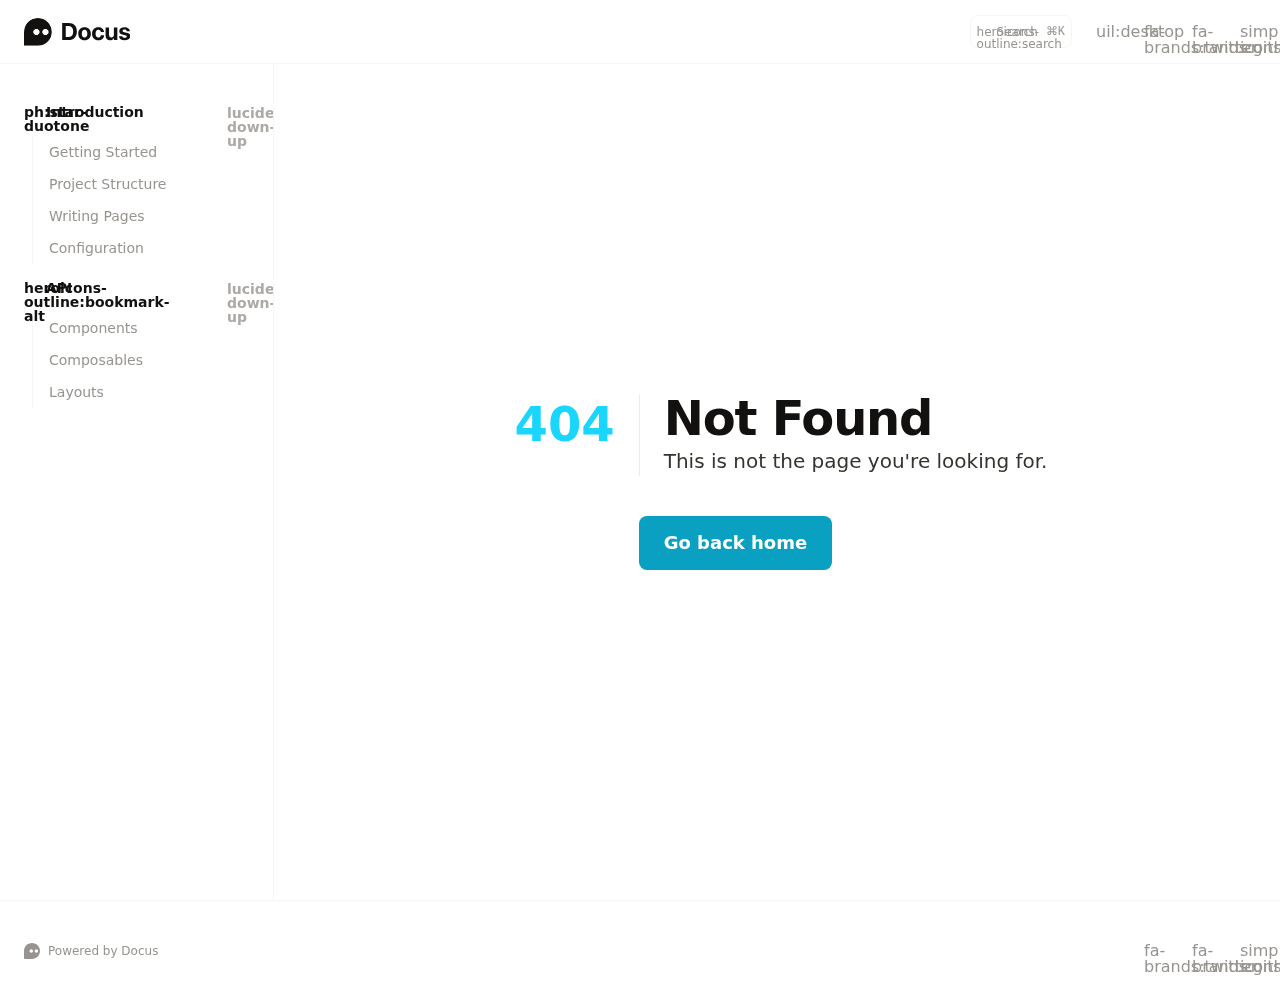
<file: 200.html>
<!DOCTYPE html>
<html  lang="en">
<head><meta charset="utf-8">
<meta name="viewport" content="width=device-width, initial-scale=1">
<link rel="stylesheet" href="/_nuxt/entry.487abf9f.css">
<link rel="modulepreload" as="script" crossorigin href="/_nuxt/entry.57aba948.js">
<link rel="prefetch" as="style" href="/_nuxt/DocsPageLayout.0d3384c5.css">
<link rel="prefetch" as="style" href="/_nuxt/DocsAside.165e5b5c.css">
<link rel="prefetch" as="style" href="/_nuxt/ProseCodeInline.a69ddccc.css">
<link rel="prefetch" as="style" href="/_nuxt/Alert.1b68c7fb.css">
<link rel="prefetch" as="style" href="/_nuxt/DocsPageBottom.f99f148d.css">
<link rel="prefetch" as="style" href="/_nuxt/ProseA.5a9f544a.css">
<link rel="prefetch" as="style" href="/_nuxt/DocsPrevNext.0ef16f0d.css">
<link rel="prefetch" as="style" href="/_nuxt/DocsToc.7ba576b1.css">
<link rel="prefetch" as="style" href="/_nuxt/DocsTocLinks.ba41dd9d.css">
<link rel="prefetch" as="script" crossorigin href="/_nuxt/default.8c42beac.js">
<link rel="prefetch" as="script" crossorigin href="/_nuxt/DocsPageLayout.51c2392b.js">
<link rel="prefetch" as="script" crossorigin href="/_nuxt/DocsAside.facf4baf.js">
<link rel="prefetch" as="script" crossorigin href="/_nuxt/ProseCodeInline.f3be2909.js">
<link rel="prefetch" as="script" crossorigin href="/_nuxt/Alert.e907646a.js">
<link rel="prefetch" as="script" crossorigin href="/_nuxt/slot.22de104c.js">
<link rel="prefetch" as="script" crossorigin href="/_nuxt/node.676c5e99.js">
<link rel="prefetch" as="script" crossorigin href="/_nuxt/DocsPageBottom.039ce72a.js">
<link rel="prefetch" as="script" crossorigin href="/_nuxt/ProseA.5fcdc10f.js">
<link rel="prefetch" as="script" crossorigin href="/_nuxt/EditOnLink.vue.94718340.js">
<link rel="prefetch" as="script" crossorigin href="/_nuxt/DocsPrevNext.9032692d.js">
<link rel="prefetch" as="script" crossorigin href="/_nuxt/DocsToc.9e0c3c6f.js">
<link rel="prefetch" as="script" crossorigin href="/_nuxt/DocsTocLinks.ce08f387.js">
<link rel="prefetch" as="style" href="/_nuxt/page.a8aa56b6.css">
<link rel="prefetch" as="script" crossorigin href="/_nuxt/page.9a369964.js">
<link rel="prefetch" as="script" crossorigin href="/_nuxt/client-db.862f1f2b.js">
<link rel="prefetch" as="style" href="/_nuxt/useStudio.1c77fe3b.css">
<link rel="prefetch" as="script" crossorigin href="/_nuxt/useStudio.a4963bea.js">
<link rel="prefetch" as="script" crossorigin href="/_nuxt/debug.712a4c26.js">
<link rel="prefetch" as="style" href="/_nuxt/error-404.7910d5ca.css">
<link rel="prefetch" as="script" crossorigin href="/_nuxt/error-404.a7913e45.js">
<link rel="prefetch" as="style" href="/_nuxt/error-500.1db01289.css">
<link rel="prefetch" as="script" crossorigin href="/_nuxt/error-500.0529cb13.js">
<script type="module" src="/_nuxt/entry.57aba948.js" crossorigin></script><style id="pinceau-runtime-hydratable">undefined</style><style id="pinceau-theme">@media { :root {--pinceau-mq: initial; --docus-search-results-highlight-color: white;--docus-search-results-window-maxHeight: 100%;--docus-search-results-window-maxWidth: 640px;--docus-search-results-window-marginTop: 0;--docus-search-input-borderStyle: solid;--docus-search-input-borderWidth: 1px;--docus-search-backdropFilter: blur(24px);--docus-loadingBar-gradientColorStop3: #0047e1;--docus-loadingBar-gradientColorStop2: #34cdfe;--docus-loadingBar-gradientColorStop1: #00dc82;--docus-loadingBar-height: 3px;--docus-readableLine: 78ch;--docus-footer-height: 145px;--docus-header-height: 64px;--prose-code-inline-padding: 0.2rem 0.375rem 0.2rem 0.375rem;--prose-code-block-backdropFilter: contrast(1);--prose-code-block-border-style: solid;--prose-code-block-border-width: 1px;--prose-tbody-tr-borderBottom-style: dashed;--prose-tbody-tr-borderBottom-width: 1px;--prose-th-textAlign: inherit;--prose-thead-borderBottom-style: solid;--prose-thead-borderBottom-width: 1px;--prose-thead-border-style: solid;--prose-thead-border-width: 0px;--prose-table-textAlign: start;--prose-hr-width: 1px;--prose-hr-style: solid;--prose-li-listStylePosition: outside;--prose-ol-li-markerColor: currentColor;--prose-ol-paddingInlineStart: 21px;--prose-ol-listStyleType: decimal;--prose-ul-li-markerColor: currentColor;--prose-ul-paddingInlineStart: 21px;--prose-ul-listStyleType: disc;--prose-blockquote-border-style: solid;--prose-blockquote-border-width: 4px;--prose-blockquote-quotes: '201C' '201D' '2018' '2019';--prose-blockquote-paddingInlineStart: 24px;--prose-a-code-color-hover: currentColor;--prose-a-code-color-static: currentColor;--prose-a-hasCode-borderBottom: none;--prose-a-border-distance: 2px;--prose-a-border-color-hover: currentColor;--prose-a-border-color-static: currentColor;--prose-a-border-style-hover: solid;--prose-a-border-style-static: dashed;--prose-a-border-width: 1px;--prose-a-color-static: inherit;--prose-a-textDecoration: none;--prose-h6-margin: 3rem 0 2rem;--prose-h5-margin: 3rem 0 2rem;--prose-h4-margin: 3rem 0 2rem;--prose-h3-margin: 3rem 0 2rem;--prose-h2-margin: 3rem 0 2rem;--prose-h1-margin: 0 0 2rem;--typography-lead-loose: 2;--typography-lead-relaxed: 1.625;--typography-lead-normal: 1.5;--typography-lead-snug: 1.375;--typography-lead-tight: 1.25;--typography-lead-none: 1;--typography-lead-10: 2.5rem;--typography-lead-9: 2.25rem;--typography-lead-8: 2rem;--typography-lead-7: 1.75rem;--typography-lead-6: 1.5rem;--typography-lead-5: 1.25rem;--typography-lead-4: 1rem;--typography-lead-3: .75rem;--typography-lead-2: .5rem;--typography-lead-1: .025rem;--typography-fontWeight-black: 900;--typography-fontWeight-extrabold: 800;--typography-fontWeight-bold: 700;--typography-fontWeight-semibold: 600;--typography-fontWeight-medium: 500;--typography-fontWeight-normal: 400;--typography-fontWeight-light: 300;--typography-fontWeight-extralight: 200;--typography-fontWeight-thin: 100;--typography-fontSize-9xl: 128px;--typography-fontSize-8xl: 96px;--typography-fontSize-7xl: 72px;--typography-fontSize-6xl: 60px;--typography-fontSize-5xl: 48px;--typography-fontSize-4xl: 36px;--typography-fontSize-3xl: 30px;--typography-fontSize-2xl: 24px;--typography-fontSize-xl: 20px;--typography-fontSize-lg: 18px;--typography-fontSize-base: 16px;--typography-fontSize-sm: 14px;--typography-fontSize-xs: 12px;--typography-letterSpacing-wide: 0.025em;--typography-letterSpacing-tight: -0.025em;--typography-verticalMargin-base: 24px;--typography-verticalMargin-sm: 16px;--elements-border-secondary-hover: [object Object];--elements-backdrop-background: #fffc;--elements-backdrop-filter: saturate(200%) blur(20px);--elements-container-maxWidth: 80rem;--lead-loose: 2;--lead-relaxed: 1.625;--lead-normal: 1.5;--lead-snug: 1.375;--lead-tight: 1.25;--lead-none: 1;--lead-10: 2.5rem;--lead-9: 2.25rem;--lead-8: 2rem;--lead-7: 1.75rem;--lead-6: 1.5rem;--lead-5: 1.25rem;--lead-4: 1rem;--lead-3: .75rem;--lead-2: .5rem;--lead-1: .025rem;--letterSpacing-widest: 0.1em;--letterSpacing-wider: 0.05em;--letterSpacing-wide: 0.025em;--letterSpacing-normal: 0em;--letterSpacing-tight: -0.025em;--letterSpacing-tighter: -0.05em;--fontSize-9xl: 8rem;--fontSize-8xl: 6rem;--fontSize-7xl: 4.5rem;--fontSize-6xl: 3.75rem;--fontSize-5xl: 3rem;--fontSize-4xl: 2.25rem;--fontSize-3xl: 1.875rem;--fontSize-2xl: 1.5rem;--fontSize-xl: 1.25rem;--fontSize-lg: 1.125rem;--fontSize-base: 1rem;--fontSize-sm: 0.875rem;--fontSize-xs: 0.75rem;--fontWeight-black: 900;--fontWeight-extrabold: 800;--fontWeight-bold: 700;--fontWeight-semibold: 600;--fontWeight-medium: 500;--fontWeight-normal: 400;--fontWeight-light: 300;--fontWeight-extralight: 200;--fontWeight-thin: 100;--font-mono: ui-monospace, SFMono-Regular, Menlo, Monaco, Consolas, Liberation Mono, Courier New, monospace;--font-serif: ui-serif, Georgia, Cambria, Times New Roman, Times, serif;--font-sans: ui-sans-serif, system-ui, -apple-system, BlinkMacSystemFont, Segoe UI, Roboto, Helvetica Neue, Arial, Noto Sans, sans-serif, Apple Color Emoji, Segoe UI Emoji, Segoe UI Symbol, Noto Color Emoji;--opacity-total: 1;--opacity-high: 0.8;--opacity-medium: 0.5;--opacity-soft: 0.3;--opacity-light: 0.15;--opacity-bright: 0.1;--opacity-noOpacity: 0;--borderWidth-lg: 3px;--borderWidth-md: 2px;--borderWidth-sm: 1px;--borderWidth-noBorder: 0;--space-rem-875: 0.875rem;--space-rem-625: 0.625rem;--space-rem-375: 0.375rem;--space-rem-125: 0.125rem;--space-px: 1px;--space-128: 32rem;--space-96: 24rem;--space-80: 20rem;--space-72: 18rem;--space-64: 16rem;--space-60: 15rem;--space-56: 14rem;--space-52: 13rem;--space-48: 12rem;--space-44: 11rem;--space-40: 10rem;--space-36: 9rem;--space-32: 8rem;--space-28: 7rem;--space-24: 6rem;--space-20: 5rem;--space-16: 4rem;--space-14: 3.5rem;--space-12: 3rem;--space-11: 2.75rem;--space-10: 2.5rem;--space-9: 2.25rem;--space-8: 2rem;--space-7: 1.75rem;--space-6: 1.5rem;--space-5: 1.25rem;--space-4: 1rem;--space-3: 0.75rem;--space-2: 0.5rem;--space-1: 0.25rem;--space-0: 0px;--size-full: 100%;--size-7xl: 80rem;--size-6xl: 72rem;--size-5xl: 64rem;--size-4xl: 56rem;--size-3xl: 48rem;--size-2xl: 42rem;--size-xl: 36rem;--size-lg: 32rem;--size-md: 28rem;--size-sm: 24rem;--size-xs: 20rem;--size-200: 200px;--size-104: 104px;--size-80: 80px;--size-64: 64px;--size-56: 56px;--size-48: 48px;--size-40: 40px;--size-32: 32px;--size-24: 24px;--size-20: 20px;--size-16: 16px;--size-12: 12px;--size-8: 8px;--size-6: 6px;--size-4: 4px;--size-2: 2px;--size-0: 0px;--radii-full: 9999px;--radii-3xl: 1.75rem;--radii-2xl: 1.5rem;--radii-xl: 1rem;--radii-lg: 0.75rem;--radii-md: 0.5rem;--radii-sm: 0.375rem;--radii-xs: 0.25rem;--radii-2xs: 0.125rem;--radii-none: 0px;--shadow-none: 0px 0px 0px 0px transparent;--height-screen: 100vh;--width-screen: 100vw;--color-primary-900: #001A1F;--color-primary-800: #00232B;--color-primary-700: #024757;--color-primary-600: #09A0C1;--color-primary-500: #1AD6FF;--color-primary-400: #55E1FF;--color-primary-300: #82E3FF;--color-primary-200: #C5F2FF;--color-primary-100: #DCF7FF;--color-primary-50: #F1FCFF;--color-ruby-900: #380011;--color-ruby-800: #700021;--color-ruby-700: #a90032;--color-ruby-600: #e10043;--color-ruby-500: #ff1a5e;--color-ruby-400: #ff4079;--color-ruby-300: #ff6694;--color-ruby-200: #ff8dae;--color-ruby-100: #ffb3c9;--color-ruby-50: #ffd9e4;--color-pink-900: #380025;--color-pink-800: #70004b;--color-pink-700: #a90070;--color-pink-600: #e10095;--color-pink-500: #ff1ab2;--color-pink-400: #ff40bf;--color-pink-300: #ff66cc;--color-pink-200: #ff8dd8;--color-pink-100: #ffb3e5;--color-pink-50: #ffd9f2;--color-purple-900: #190038;--color-purple-800: #330070;--color-purple-700: #4c00a9;--color-purple-600: #6500e1;--color-purple-500: #811aff;--color-purple-400: #9640ff;--color-purple-300: #ab66ff;--color-purple-200: #c08dff;--color-purple-100: #d5b3ff;--color-purple-50: #ead9ff;--color-royalblue-900: #0b0531;--color-royalblue-800: #160a62;--color-royalblue-700: #211093;--color-royalblue-600: #2c15c4;--color-royalblue-500: #4127e8;--color-royalblue-400: #614bec;--color-royalblue-300: #806ff0;--color-royalblue-200: #a093f3;--color-royalblue-100: #c0b7f7;--color-royalblue-50: #dfdbfb;--color-indigoblue-900: #001238;--color-indigoblue-800: #002370;--color-indigoblue-700: #0035a9;--color-indigoblue-600: #0047e1;--color-indigoblue-500: #1a62ff;--color-indigoblue-400: #407cff;--color-indigoblue-300: #6696ff;--color-indigoblue-200: #8db0ff;--color-indigoblue-100: #b3cbff;--color-indigoblue-50: #d9e5ff;--color-blue-900: #00131D;--color-blue-800: #002235;--color-blue-700: #014267;--color-blue-600: #0069A6;--color-blue-500: #1AADFF;--color-blue-400: #64C7FF;--color-blue-300: #A1DDFF;--color-blue-200: #C6EAFF;--color-blue-100: #DFF3FF;--color-blue-50: #F2FAFF;--color-lightblue-900: #002e38;--color-lightblue-800: #005c70;--color-lightblue-700: #008aa9;--color-lightblue-600: #00b9e1;--color-lightblue-500: #1ad6ff;--color-lightblue-400: #40ddff;--color-lightblue-300: #66e4ff;--color-lightblue-200: #8deaff;--color-lightblue-100: #b3f1ff;--color-lightblue-50: #d9f8ff;--color-teal-900: #062a28;--color-teal-800: #0b544f;--color-teal-700: #117d77;--color-teal-600: #16a79e;--color-teal-500: #1cd1c6;--color-teal-400: #36e4da;--color-teal-300: #5fe9e1;--color-teal-200: #87efe9;--color-teal-100: #aff4f0;--color-teal-50: #d7faf8;--color-pear-900: #2a2b09;--color-pear-800: #545512;--color-pear-700: #7e801b;--color-pear-600: #a8aa24;--color-pear-500: #d0d32f;--color-pear-400: #d8da52;--color-pear-300: #e0e274;--color-pear-200: #e8e997;--color-pear-100: #eff0ba;--color-pear-50: #f7f8dc;--color-red-900: #1C0301;--color-red-800: #340A01;--color-red-700: #701704;--color-red-600: #BB2402;--color-red-500: #FF3B10;--color-red-400: #FF7353;--color-red-300: #FFA692;--color-red-200: #FFDED7;--color-red-100: #FFF3F0;--color-red-50: #FFF9F8;--color-orange-900: #381800;--color-orange-800: #702f00;--color-orange-700: #a94700;--color-orange-600: #e15e00;--color-orange-500: #ff7a1a;--color-orange-400: #ff9040;--color-orange-300: #ffa666;--color-orange-200: #ffbd8d;--color-orange-100: #ffd3b3;--color-orange-50: #ffe9d9;--color-yellow-900: #1B1500;--color-yellow-800: #292100;--color-yellow-700: #614E02;--color-yellow-600: #CBA408;--color-yellow-500: #FBCA05;--color-yellow-400: #FFDC4E;--color-yellow-300: #FFE372;--color-yellow-200: #FFF0B1;--color-yellow-100: #FFF6D3;--color-yellow-50: #FFFCEE;--color-green-900: #00190F;--color-green-800: #002817;--color-green-700: #006037;--color-green-600: #00B467;--color-green-500: #0DD885;--color-green-400: #3CEEA5;--color-green-300: #86FBCB;--color-green-200: #C3FFE6;--color-green-100: #DEFFF1;--color-green-50: #ECFFF7;--color-gray-900: #121110;--color-gray-800: #201E1B;--color-gray-700: #36332E;--color-gray-600: #67635D;--color-gray-500: #97948F;--color-gray-400: #ADA9A4;--color-gray-300: #DBD9D3;--color-gray-200: #ECEBE8;--color-gray-100: #F6F5F4;--color-gray-50: #FBFBFB;--color-black: #0B0A0A;--color-white: #ffffff;--media-portrait: only screen and (orientation: portrait);--media-landscape: only screen and (orientation: landscape);--media-rm: (prefers-reduced-motion: reduce);--media-2xl: (min-width: 1536px);--media-xl: (min-width: 1280px);--media-lg: (min-width: 1024px);--media-md: (min-width: 768px);--media-sm: (min-width: 640px);--media-xs: (min-width: 475px);--docus-search-results-highlight-backgroundColor: var(--color-primary-500);--docus-search-results-selected-backgroundColor: var(--color-gray-300);--docus-search-results-window-borderRadius: none;--docus-search-results-window-marginX: 0;--docus-search-input-backgroundColor: var(--color-gray-200);--docus-search-input-padding: var(--space-2) var(--space-4);--docus-search-input-gap: var(--space-2);--docus-search-input-fontSize: var(--fontSize-sm);--docus-search-input-borderColor: var(--color-gray-200);--docus-search-input-borderRadius: var(--radii-2xs);--docus-footer-padding: var(--space-4) 0;--docus-header-title-color-hover: var(--color-primary-500);--docus-header-title-color-static: var(--color-gray-900);--docus-header-title-fontWeight: var(--fontWeight-bold);--docus-header-title-fontSize: var(--fontSize-2xl);--docus-header-logo-height: var(--space-6);--docus-body-fontFamily: var(--font-sans);--docus-body-color: var(--color-gray-800);--docus-body-backgroundColor: var(--color-white);--prose-code-inline-fontWeight: var(--typography-fontWeight-normal);--prose-code-inline-fontSize: var(--typography-fontSize-sm);--prose-code-inline-borderRadius: var(--radii-xs);--prose-code-block-pre-padding: var(--typography-verticalMargin-sm);--prose-code-block-margin: var(--typography-verticalMargin-base) 0;--prose-code-block-fontSize: var(--typography-fontSize-sm);--prose-tbody-code-inline-fontSize: var(--typography-fontSize-sm);--prose-tbody-td-padding: var(--typography-verticalMargin-sm);--prose-th-fontWeight: var(--typography-fontWeight-semibold);--prose-th-padding: 0 var(--typography-verticalMargin-sm) var(--typography-verticalMargin-sm) var(--typography-verticalMargin-sm);--prose-table-lineHeight: var(--typography-lead-6);--prose-table-fontSize: var(--typography-fontSize-sm);--prose-table-margin: var(--typography-verticalMargin-base) 0;--prose-hr-margin: var(--typography-verticalMargin-base) 0;--prose-li-margin: var(--typography-verticalMargin-sm) 0;--prose-ol-margin: var(--typography-verticalMargin-base) 0;--prose-ul-margin: var(--typography-verticalMargin-base) 0;--prose-blockquote-margin: var(--typography-verticalMargin-base) 0;--prose-a-code-border-style: var(--prose-a-border-style-static);--prose-a-code-border-width: var(--prose-a-border-width);--prose-a-fontWeight: var(--typography-fontWeight-medium);--prose-img-margin: var(--typography-verticalMargin-base) 0;--prose-strong-fontWeight: var(--typography-fontWeight-semibold);--prose-h6-iconSize: var(--typography-fontSize-base);--prose-h6-fontWeight: var(--typography-fontWeight-semibold);--prose-h6-lineHeight: var(--typography-lead-normal);--prose-h6-fontSize: var(--typography-fontSize-lg);--prose-h5-iconSize: var(--typography-fontSize-lg);--prose-h5-fontWeight: var(--typography-fontWeight-semibold);--prose-h5-lineHeight: var(--typography-lead-snug);--prose-h5-fontSize: var(--typography-fontSize-xl);--prose-h4-iconSize: var(--typography-fontSize-lg);--prose-h4-letterSpacing: var(--typography-letterSpacing-tight);--prose-h4-fontWeight: var(--typography-fontWeight-semibold);--prose-h4-lineHeight: var(--typography-lead-snug);--prose-h4-fontSize: var(--typography-fontSize-2xl);--prose-h3-iconSize: var(--typography-fontSize-xl);--prose-h3-letterSpacing: var(--typography-letterSpacing-tight);--prose-h3-fontWeight: var(--typography-fontWeight-semibold);--prose-h3-lineHeight: var(--typography-lead-snug);--prose-h3-fontSize: var(--typography-fontSize-3xl);--prose-h2-iconSize: var(--typography-fontSize-2xl);--prose-h2-letterSpacing: var(--typography-letterSpacing-tight);--prose-h2-fontWeight: var(--typography-fontWeight-semibold);--prose-h2-lineHeight: var(--typography-lead-tight);--prose-h2-fontSize: var(--typography-fontSize-4xl);--prose-h1-iconSize: var(--typography-fontSize-3xl);--prose-h1-letterSpacing: var(--typography-letterSpacing-tight);--prose-h1-fontWeight: var(--typography-fontWeight-bold);--prose-h1-lineHeight: var(--typography-lead-tight);--prose-h1-fontSize: var(--typography-fontSize-5xl);--prose-p-br-margin: var(--typography-verticalMargin-base) 0 0 0;--prose-p-margin: var(--typography-verticalMargin-base) 0;--prose-p-lineHeight: var(--typography-lead-normal);--prose-p-fontSize: var(--typography-fontSize-base);--typography-color-secondary-900: var(--color-gray-900);--typography-color-secondary-800: var(--color-gray-800);--typography-color-secondary-700: var(--color-gray-700);--typography-color-secondary-600: var(--color-gray-600);--typography-color-secondary-500: var(--color-gray-500);--typography-color-secondary-400: var(--color-gray-400);--typography-color-secondary-300: var(--color-gray-300);--typography-color-secondary-200: var(--color-gray-200);--typography-color-secondary-100: var(--color-gray-100);--typography-color-secondary-50: var(--color-gray-50);--typography-color-primary-900: var(--color-primary-900);--typography-color-primary-800: var(--color-primary-800);--typography-color-primary-700: var(--color-primary-700);--typography-color-primary-600: var(--color-primary-600);--typography-color-primary-500: var(--color-primary-500);--typography-color-primary-400: var(--color-primary-400);--typography-color-primary-300: var(--color-primary-300);--typography-color-primary-200: var(--color-primary-200);--typography-color-primary-100: var(--color-primary-100);--typography-color-primary-50: var(--color-primary-50);--typography-font-code: var(--font-mono);--typography-font-body: var(--font-sans);--typography-font-display: var(--font-sans);--typography-body-backgroundColor: var(--color-white);--typography-body-color: var(--color-black);--elements-state-danger-borderColor-secondary: var(--color-red-200);--elements-state-danger-borderColor-primary: var(--color-red-100);--elements-state-danger-backgroundColor-secondary: var(--color-red-100);--elements-state-danger-backgroundColor-primary: var(--color-red-50);--elements-state-danger-color-secondary: var(--color-red-600);--elements-state-danger-color-primary: var(--color-red-500);--elements-state-warning-borderColor-secondary: var(--color-yellow-200);--elements-state-warning-borderColor-primary: var(--color-yellow-100);--elements-state-warning-backgroundColor-secondary: var(--color-yellow-100);--elements-state-warning-backgroundColor-primary: var(--color-yellow-50);--elements-state-warning-color-secondary: var(--color-yellow-700);--elements-state-warning-color-primary: var(--color-yellow-600);--elements-state-success-borderColor-secondary: var(--color-green-200);--elements-state-success-borderColor-primary: var(--color-green-100);--elements-state-success-backgroundColor-secondary: var(--color-green-100);--elements-state-success-backgroundColor-primary: var(--color-green-50);--elements-state-success-color-secondary: var(--color-green-600);--elements-state-success-color-primary: var(--color-green-500);--elements-state-info-borderColor-secondary: var(--color-blue-200);--elements-state-info-borderColor-primary: var(--color-blue-100);--elements-state-info-backgroundColor-secondary: var(--color-blue-100);--elements-state-info-backgroundColor-primary: var(--color-blue-50);--elements-state-info-color-secondary: var(--color-blue-600);--elements-state-info-color-primary: var(--color-blue-500);--elements-state-primary-borderColor-secondary: var(--color-primary-200);--elements-state-primary-borderColor-primary: var(--color-primary-100);--elements-state-primary-backgroundColor-secondary: var(--color-primary-100);--elements-state-primary-backgroundColor-primary: var(--color-primary-50);--elements-state-primary-color-secondary: var(--color-primary-700);--elements-state-primary-color-primary: var(--color-primary-600);--elements-surface-secondary-backgroundColor: var(--color-gray-200);--elements-surface-primary-backgroundColor: var(--color-gray-100);--elements-surface-background-base: var(--color-gray-100);--elements-border-secondary-static: var(--color-gray-200);--elements-border-primary-hover: var(--color-gray-200);--elements-border-primary-static: var(--color-gray-100);--elements-container-padding-md: var(--space-6);--elements-container-padding-sm: var(--space-6);--elements-container-padding-xs: var(--space-4);--elements-container-padding-mobile: var(--space-4);--elements-text-secondary-color-hover: var(--color-gray-700);--elements-text-secondary-color-static: var(--color-gray-500);--elements-text-primary-color-static: var(--color-gray-900);--text-6xl-lineHeight: var(--lead-none);--text-6xl-fontSize: var(--fontSize-6xl);--text-5xl-lineHeight: var(--lead-none);--text-5xl-fontSize: var(--fontSize-5xl);--text-4xl-lineHeight: var(--lead-10);--text-4xl-fontSize: var(--fontSize-4xl);--text-3xl-lineHeight: var(--lead-9);--text-3xl-fontSize: var(--fontSize-3xl);--text-2xl-lineHeight: var(--lead-8);--text-2xl-fontSize: var(--fontSize-2xl);--text-xl-lineHeight: var(--lead-7);--text-xl-fontSize: var(--fontSize-xl);--text-lg-lineHeight: var(--lead-7);--text-lg-fontSize: var(--fontSize-lg);--text-base-lineHeight: var(--lead-6);--text-base-fontSize: var(--fontSize-base);--text-sm-lineHeight: var(--lead-5);--text-sm-fontSize: var(--fontSize-sm);--text-xs-lineHeight: var(--lead-4);--text-xs-fontSize: var(--fontSize-xs);--color-shadow: var(--color-gray-400);--color-secondary-900: var(--color-gray-900);--color-secondary-800: var(--color-gray-800);--color-secondary-700: var(--color-gray-700);--color-secondary-600: var(--color-gray-600);--color-secondary-500: var(--color-gray-500);--color-secondary-400: var(--color-gray-400);--color-secondary-300: var(--color-gray-300);--color-secondary-200: var(--color-gray-200);--color-secondary-100: var(--color-gray-100);--color-secondary-50: var(--color-gray-50);--prose-code-inline-backgroundColor: var(--typography-color-secondary-100);--prose-code-inline-color: var(--typography-color-secondary-700);--prose-code-block-backgroundColor: var(--typography-color-secondary-100);--prose-code-block-color: var(--typography-color-secondary-700);--prose-code-block-border-color: var(--typography-color-secondary-200);--prose-tbody-tr-borderBottom-color: var(--typography-color-secondary-200);--prose-th-color: var(--typography-color-secondary-600);--prose-thead-borderBottom-color: var(--typography-color-secondary-200);--prose-thead-border-color: var(--typography-color-secondary-300);--prose-hr-color: var(--typography-color-secondary-200);--prose-blockquote-border-color: var(--typography-color-secondary-200);--prose-blockquote-color: var(--typography-color-secondary-500);--prose-a-code-background-hover: var(--typography-color-primary-50);--prose-a-code-border-color-hover: var(--typography-color-primary-500);--prose-a-code-border-color-static: var(--typography-color-secondary-400);--prose-a-color-hover: var(--typography-color-primary-500);--shadow-2xl: 0px 25px 50px -12px var(--color-shadow);--shadow-xl: 0px 20px 25px -5px var(--color-shadow), 0px 8px 10px -6px var(--color-shadow);--shadow-lg: 0px 10px 15px -3px var(--color-shadow), 0px 4px 6px -4px var(--color-shadow);--shadow-md: 0px 4px 6px -1px var(--color-shadow), 0px 2px 4px -2px var(--color-shadow);--shadow-sm: 0px 1px 3px 0px var(--color-shadow), 0px 1px 2px -1px var(--color-shadow);--shadow-xs: 0px 1px 2px 0px var(--color-shadow); } }@media { :root.dark {--pinceau-mq: dark; --prose-code-block-backdropFilter: contrast(1);--prose-ol-li-markerColor: currentColor;--prose-ul-li-markerColor: currentColor;--prose-a-code-color-hover: currentColor;--prose-a-code-color-static: currentColor;--prose-a-border-color-hover: currentColor;--prose-a-border-color-static: currentColor;--prose-a-color-static: inherit;--elements-backdrop-background: #0c0d0ccc;--docus-search-results-selected-backgroundColor: var(--color-gray-700);--docus-search-input-backgroundColor: var(--color-gray-800);--docus-search-input-borderColor: transparent;--docus-header-title-color-static: var(--color-gray-100);--docus-body-color: var(--color-gray-200);--docus-body-backgroundColor: var(--color-black);--typography-body-backgroundColor: var(--color-black);--typography-body-color: var(--color-white);--elements-state-danger-borderColor-secondary: var(--color-red-700);--elements-state-danger-borderColor-primary: var(--color-red-800);--elements-state-danger-backgroundColor-secondary: var(--color-red-800);--elements-state-danger-backgroundColor-primary: var(--color-red-900);--elements-state-danger-color-secondary: var(--color-red-200);--elements-state-danger-color-primary: var(--color-red-300);--elements-state-warning-borderColor-secondary: var(--color-yellow-700);--elements-state-warning-borderColor-primary: var(--color-yellow-800);--elements-state-warning-backgroundColor-secondary: var(--color-yellow-800);--elements-state-warning-backgroundColor-primary: var(--color-yellow-900);--elements-state-warning-color-secondary: var(--color-yellow-200);--elements-state-warning-color-primary: var(--color-yellow-400);--elements-state-success-borderColor-secondary: var(--color-green-700);--elements-state-success-borderColor-primary: var(--color-green-800);--elements-state-success-backgroundColor-secondary: var(--color-green-800);--elements-state-success-backgroundColor-primary: var(--color-green-900);--elements-state-success-color-secondary: var(--color-green-200);--elements-state-success-color-primary: var(--color-green-400);--elements-state-info-borderColor-secondary: var(--color-blue-700);--elements-state-info-borderColor-primary: var(--color-blue-800);--elements-state-info-backgroundColor-secondary: var(--color-blue-800);--elements-state-info-backgroundColor-primary: var(--color-blue-900);--elements-state-info-color-secondary: var(--color-blue-200);--elements-state-info-color-primary: var(--color-blue-400);--elements-state-primary-borderColor-secondary: var(--color-primary-700);--elements-state-primary-borderColor-primary: var(--color-primary-800);--elements-state-primary-backgroundColor-secondary: var(--color-primary-800);--elements-state-primary-backgroundColor-primary: var(--color-primary-900);--elements-state-primary-color-secondary: var(--color-primary-200);--elements-state-primary-color-primary: var(--color-primary-400);--elements-surface-secondary-backgroundColor: var(--color-gray-800);--elements-surface-primary-backgroundColor: var(--color-gray-900);--elements-surface-background-base: var(--color-gray-900);--elements-border-secondary-static: var(--color-gray-800);--elements-border-primary-hover: var(--color-gray-800);--elements-border-primary-static: var(--color-gray-900);--elements-text-secondary-color-hover: var(--color-gray-200);--elements-text-secondary-color-static: var(--color-gray-400);--elements-text-primary-color-static: var(--color-gray-50);--color-shadow: var(--color-gray-800);--prose-code-inline-backgroundColor: var(--typography-color-secondary-800);--prose-code-inline-color: var(--typography-color-secondary-200);--prose-code-block-backgroundColor: var(--typography-color-secondary-900);--prose-code-block-color: var(--typography-color-secondary-200);--prose-code-block-border-color: var(--typography-color-secondary-800);--prose-tbody-tr-borderBottom-color: var(--typography-color-secondary-800);--prose-th-color: var(--typography-color-secondary-400);--prose-thead-borderBottom-color: var(--typography-color-secondary-800);--prose-thead-border-color: var(--typography-color-secondary-600);--prose-hr-color: var(--typography-color-secondary-800);--prose-blockquote-border-color: var(--typography-color-secondary-700);--prose-blockquote-color: var(--typography-color-secondary-400);--prose-a-code-background-hover: var(--typography-color-primary-900);--prose-a-code-border-color-hover: var(--typography-color-primary-600);--prose-a-code-border-color-static: var(--typography-color-secondary-600);--prose-a-color-hover: var(--typography-color-primary-400); } }@media (min-width: 640px) { :root {--pinceau-mq: sm; --docus-search-results-window-maxHeight: 320px;--docus-search-results-window-marginTop: 20vh;--docus-footer-height: 100px;--docus-search-results-window-borderRadius: var(--radii-xs);--docus-search-results-window-marginX: var(--space-4);--docus-header-logo-height: var(--space-7); } }</style><script>"use strict";(()=>{const a=window,e=document.documentElement,m=["dark","light"],c=window.localStorage.getItem("nuxt-color-mode")||"system";let n=c==="system"?f():c;const l=e.getAttribute("data-color-mode-forced");l&&(n=l),i(n),a["__NUXT_COLOR_MODE__"]={preference:c,value:n,getColorScheme:f,addColorScheme:i,removeColorScheme:d};function i(o){const t=""+o+"",s="theme";e.classList?e.classList.add(t):e.className+=" "+t,s&&e.setAttribute("data-"+s,o)}function d(o){const t=""+o+"",s="theme";e.classList?e.classList.remove(t):e.className=e.className.replace(new RegExp(t,"g"),""),s&&e.removeAttribute("data-"+s)}function r(o){return a.matchMedia("(prefers-color-scheme"+o+")")}function f(){if(a.matchMedia&&r("").media!=="not all"){for(const o of m)if(r(":"+o).matches)return o}return"light"}})();
</script></head>
<body ><div id="__nuxt"></div><script type="application/json" id="__NUXT_DATA__" data-ssr="false">[{"_errors":1,"serverRendered":2,"data":3,"state":4},{},false,{},{}]</script>
<script>window.__NUXT__={};window.__NUXT__.config={public:{plausible:{hashMode:false,trackLocalhost:false,domain:"",apiHost:"https://plausible.io",autoPageviews:true,autoOutboundTracking:false},studio:{apiURL:"https://api.nuxt.studio"},mdc:{components:{prose:true,map:{p:"prose-p",a:"prose-a",blockquote:"prose-blockquote","code-inline":"prose-code-inline",code:"ProseCodeInline",em:"prose-em",h1:"prose-h1",h2:"prose-h2",h3:"prose-h3",h4:"prose-h4",h5:"prose-h5",h6:"prose-h6",hr:"prose-hr",img:"prose-img",ul:"prose-ul",ol:"prose-ol",li:"prose-li",strong:"prose-strong",table:"prose-table",thead:"prose-thead",tbody:"prose-tbody",td:"prose-td",th:"prose-th",tr:"prose-tr"}},headings:{anchorLinks:{h1:false,h2:true,h3:true,h4:true,h5:false,h6:false}}},content:{locales:[],defaultLocale:"",integrity:1696353740487,experimental:{stripQueryParameters:false,advanceQuery:false,clientDB:false},respectPathCase:false,api:{baseURL:"/api/_content"},navigation:{fields:["icon","titleTemplate","header","main","aside","footer","layout"]},tags:{p:"prose-p",a:"prose-a",blockquote:"prose-blockquote","code-inline":"prose-code-inline",code:"ProseCodeInline",em:"prose-em",h1:"prose-h1",h2:"prose-h2",h3:"prose-h3",h4:"prose-h4",h5:"prose-h5",h6:"prose-h6",hr:"prose-hr",img:"prose-img",ul:"prose-ul",ol:"prose-ol",li:"prose-li",strong:"prose-strong",table:"prose-table",thead:"prose-thead",tbody:"prose-tbody",td:"prose-td",th:"prose-th",tr:"prose-tr"},highlight:{theme:{dark:"github-dark",default:"github-light"},preload:["json","js","ts","html","css","vue","diff","shell","markdown","yaml","bash","ini"]},wsUrl:"",documentDriven:{page:true,navigation:true,surround:true,globals:{},layoutFallbacks:["theme"],injectPage:true},host:"",trailingSlash:false,contentHead:true,anchorLinks:{depth:4,exclude:[1]}}},app:{baseURL:"/",buildAssetsDir:"/_nuxt/",cdnURL:""}}</script></body>
</html>
</file>
<file: _nuxt/entry.487abf9f.css>
.dark:root,:root{--docsearch-primary-color:var(--color-primary-500)!important}.dark:root{--docsearch-text-color:#f5f6f7;--docsearch-container-background:rgba(9,10,17,.8);--docsearch-modal-background:#15172a;--docsearch-modal-shadow:inset 1px 1px 0 0 #2c2e40,0 3px 8px 0 #000309;--docsearch-searchbox-background:#090a11;--docsearch-searchbox-focus-background:#000;--docsearch-hit-color:#bec3c9;--docsearch-hit-shadow:none;--docsearch-hit-background:#090a11;--docsearch-key-gradient:linear-gradient(-26.5deg,#565872,#31355b);--docsearch-key-shadow:inset 0 -2px 0 0 #282d55,inset 0 0 1px 1px #51577d,0 2px 2px 0 rgba(3,4,9,.3);--docsearch-footer-background:#1e2136;--docsearch-footer-shadow:inset 0 1px 0 0 rgba(73,76,106,.5),0 -4px 8px 0 rgba(0,0,0,.2);--docsearch-logo-color:#fff;--docsearch-muted-color:#7f8497;color-scheme:dark}.DocSearch-Input:focus{box-shadow:none!important}body{-webkit-font-smoothing:antialiased;-moz-osx-font-smoothing:grayscale;background-color:var(--docus-body-backgroundColor);color:var(--docus-body-color);font-family:var(--docus-body-fontFamily);min-width:var(--size-xs);overflow-y:scroll}.docus-scrollbars ::-webkit-scrollbar{background:transparent;height:.6em;width:.6em}.docus-scrollbars ::-webkit-scrollbar-track{background:var(--color-gray-100)}.docus-scrollbars ::-webkit-scrollbar-thumb{background:var(--color-gray-300);border-radius:.6em}.docus-scrollbars ::-webkit-scrollbar-thumb:hover{background:var(--color-gray-400)}.docus-scrollbars ::-webkit-scrollbar-thumb:active{background:var(--color-gray-500)}.docus-scrollbars.dark ::-webkit-scrollbar-track{background:var(--color-gray-800)}.docus-scrollbars.dark ::-webkit-scrollbar-thumb{background:var(--color-gray-700)}.docus-scrollbars.dark ::-webkit-scrollbar-thumb:hover{background:var(--color-gray-600)}.docus-scrollbars.dark ::-webkit-scrollbar-thumb:active{background:var(--color-gray-500)}html{-webkit-font-smoothing:antialiased;-moz-osx-font-smoothing:grayscale}.sr-only{clip:rect(0,0,0,0)!important;border:0!important;height:1px!important;margin:-1px!important;overflow:hidden!important;padding:0!important;position:absolute!important;white-space:nowrap!important;width:1px!important}*,:after,:before{border:0 solid #e5e7eb;box-sizing:border-box}html{-webkit-text-size-adjust:100%;font-family:ui-sans-serif,system-ui,-apple-system,BlinkMacSystemFont,Segoe UI,Roboto,Helvetica Neue,Arial,Noto Sans,sans-serif,Apple Color Emoji,Segoe UI Emoji,Segoe UI Symbol,Noto Color Emoji;line-height:1.5;-moz-tab-size:4;-o-tab-size:4;tab-size:4}body{line-height:inherit;margin:0}hr{border-top-width:1px;color:inherit;height:0}abbr:where([title]){-webkit-text-decoration:underline dotted;text-decoration:underline dotted}h1,h2,h3,h4,h5,h6{font-size:inherit;font-weight:inherit}a{color:inherit;text-decoration:inherit}b,strong{font-weight:bolder}code,kbd,pre,samp{font-family:ui-monospace,SFMono-Regular,Menlo,Monaco,Consolas,Liberation Mono,Courier New,monospace;font-size:1em}small{font-size:80%}sub,sup{font-size:75%;line-height:0;position:relative;vertical-align:baseline}sub{bottom:-.25em}sup{top:-.5em}table{border-collapse:collapse;border-color:inherit;text-indent:0}button,input,optgroup,select,textarea{color:inherit;font-family:inherit;font-size:100%;font-weight:inherit;line-height:inherit;margin:0;padding:0}button,select{text-transform:none}[type=button],[type=reset],[type=submit],button{-webkit-appearance:button;background-color:transparent;background-image:none}:-moz-focusring{outline:auto}:-moz-ui-invalid{box-shadow:none}progress{vertical-align:baseline}::-webkit-inner-spin-button,::-webkit-outer-spin-button{height:auto}[type=search]{-webkit-appearance:textfield;outline-offset:-2px}::-webkit-search-decoration{-webkit-appearance:none}::-webkit-file-upload-button{-webkit-appearance:button;font:inherit}summary{display:list-item}blockquote,dd,dl,figure,h1,h2,h3,h4,h5,h6,hr,p,pre{margin:0}fieldset{margin:0}fieldset,legend{padding:0}menu,ol,ul{list-style:none;margin:0;padding:0}textarea{resize:vertical}input::-moz-placeholder,textarea::-moz-placeholder{color:#9ca3af;opacity:1}input::placeholder,textarea::placeholder{color:#9ca3af;opacity:1}[role=button],button{cursor:pointer}:disabled{cursor:default}audio,canvas,embed,iframe,img,object,svg,video{display:block;vertical-align:middle}img,video{height:auto;max-width:100%}[hidden]{display:none}.nuxt-progress{background:repeating-linear-gradient(to right,var(--docus-loadingBar-gradientColorStop1) 0,var(--docus-loadingBar-gradientColorStop2) 50%,var(--docus-loadingBar-gradientColorStop3) 100%);height:var(--docus-loadingBar-height);left:0;opacity:1;position:fixed;right:0;top:0;transition:width .1s,height .4s,opacity .4s;width:0;z-index:999999}.icon[data-v-41f0f5bc]{display:inline-block;vertical-align:middle}a[data-v-09f4492b]{color:var(--color-gray-500);display:flex;padding:var(--space-4)}:root.dark a[data-v-09f4492b]{color:var(--color-gray-400)}a[data-v-09f4492b]:hover{color:var(--color-gray-700)}:root.dark a[data-v-09f4492b]:hover{color:var(--color-gray-200)}.docs-aside-tree li.bordered[data-v-6b2d927a]{border-left:1px solid var(--elements-border-primary-static)}.docs-aside-tree li.bordered[data-v-6b2d927a]:hover{border-color:var(--elements-border-primary-hover)}.docs-aside-tree li.bordered.active[data-v-6b2d927a]{border-color:var(--color-primary-400)}:root.dark .docs-aside-tree li.bordered.active[data-v-6b2d927a]{border-color:var(--color-primary-600)}.docs-aside-tree li.bordered.has-children[data-v-6b2d927a]{padding-left:var(--space-4)}.docs-aside-tree li.bordered.has-parent-icon[data-v-6b2d927a]{margin-left:var(--space-2)}.docs-aside-tree .recursive[data-v-6b2d927a]{padding:var(--space-2) 0}.docs-aside-tree .title-collapsible-button[data-v-6b2d927a]{align-items:center;color:var(--color-gray-900);display:flex;font-size:var(--text-sm-fontSize);font-weight:var(--fontWeight-semibold);justify-content:space-between;line-height:var(--text-sm-lineHeight);padding:var(--space-rem-375) 0;width:100%}:root.dark .docs-aside-tree .title-collapsible-button[data-v-6b2d927a]{color:var(--color-gray-50)}.docs-aside-tree .title-collapsible-button .content[data-v-6b2d927a]{align-items:center;display:flex}.docs-aside-tree .title-collapsible-button .content .icon[data-v-6b2d927a]{height:var(--space-4);margin-right:var(--space-2);width:var(--space-4)}.docs-aside-tree .title-collapsible-button .collapsible-icon[data-v-6b2d927a]{color:var(--color-gray-400);height:var(--space-3);width:var(--space-3)}.docs-aside-tree .link[data-v-6b2d927a],:root.dark .docs-aside-tree .title-collapsible-button .collapsible-icon[data-v-6b2d927a]{color:var(--color-gray-500)}.docs-aside-tree .link[data-v-6b2d927a]{align-items:center;display:flex;font-size:var(--text-sm-fontSize);justify-content:space-between;line-height:var(--text-sm-lineHeight);padding:var(--space-rem-375) 0}.docs-aside-tree .link[data-v-6b2d927a]:hover{color:var(--color-gray-900)}:root.dark .docs-aside-tree .link[data-v-6b2d927a]:not(.active){color:var(--color-gray-400)}:root.dark .docs-aside-tree .link[data-v-6b2d927a]:not(.active):hover{color:var(--color-gray-50)}.docs-aside-tree .link.padded[data-v-6b2d927a]{padding-left:var(--space-4)}.docs-aside-tree .link.active[data-v-6b2d927a]{color:var(--color-primary-500);font-weight:var(--fontWeight-medium)}.docs-aside-tree .link .content[data-v-6b2d927a]{align-items:center;display:inline-flex}.docs-aside-tree .link .icon[data-v-6b2d927a]{height:var(--space-4);margin-right:var(--space-1);width:var(--space-4)}button[data-v-c0028319]{display:flex;padding:var(--space-4) var(--space-4) var(--space-4) 0;position:relative;z-index:10}@media (min-width:1024px){button[data-v-c0028319]{display:none}}button[data-v-c0028319]{color:var(--color-gray-500)}:root.dark button[data-v-c0028319]{color:var(--color-gray-400)}button[data-v-c0028319]:hover{color:var(--color-gray-700)}:root.dark button[data-v-c0028319]:hover{color:var(--color-gray-200)}.dialog[data-v-c0028319]{align-items:flex-start;-webkit-backdrop-filter:var(--elements-backdrop-filter);backdrop-filter:var(--elements-backdrop-filter);background-color:#ffffff80;display:flex;top:0;right:0;bottom:0;left:0;overflow-y:auto;position:fixed;z-index:50}:root.dark .dialog[data-v-c0028319]{background-color:#00000080}@media (min-width:1024px){.dialog[data-v-c0028319]{display:none}}.dialog .icons[data-v-c0028319]{overflow:auto}.dialog>div[data-v-c0028319]{background-color:var(--color-white);box-shadow:var(--shadow-md);max-width:var(--size-xs);min-height:100%;padding-left:var(--space-4);padding-right:var(--space-4);width:100%}:root.dark .dialog>div[data-v-c0028319]{background-color:var(--color-black)}@media (min-width:640px){.dialog>div[data-v-c0028319]{padding-left:var(--space-6);padding-right:var(--space-6)}}.dialog>div>div[data-v-c0028319]{border-bottom:1px solid transparent;gap:var(--space-2);height:var(--docus-header-height);justify-content:space-between}.dialog>div>div[data-v-c0028319],.dialog>div>div .icons[data-v-c0028319]{align-items:center;display:flex}[data-v-c0028319] .icon{height:var(--space-4);width:var(--space-4)}svg[data-v-d9fc217c]{color:var(--color-gray-900);height:inherit}:root.dark svg[data-v-d9fc217c]{color:var(--color-gray-100)}a[data-v-a6054caf]{align-items:center;display:flex;flex:none}a .logo[data-v-a6054caf]{height:var(--docus-header-logo-height);width:auto}a .logo img[data-v-a6054caf],a .logo svg[data-v-a6054caf]{height:inherit}a .logo .light-img[data-v-a6054caf]{display:block}:root.dark a .logo .light-img[data-v-a6054caf],a .logo .dark-img[data-v-a6054caf]{display:none}:root.dark a .logo .dark-img[data-v-a6054caf]{display:block}a .title[data-v-a6054caf]{color:var(--docus-header-title-color-static);font-size:var(--docus-header-title-fontSize);font-weight:var(--docus-header-title-fontWeight)}a .title[data-v-a6054caf]:hover{color:var(--docus-header-title-color-hover)}nav[data-v-ce8affa1]{display:none}@media (min-width:1024px){nav[data-v-ce8affa1]{display:block}}nav ul[data-v-ce8affa1]{align-items:center;display:flex;flex:1;justify-content:center;max-width:100%;overflow:hidden;text-overflow:ellipsis;white-space:nowrap}nav ul>*+*[data-v-ce8affa1]{margin-left:var(--space-2)}nav ul li[data-v-ce8affa1]{display:inline-flex;gap:var(--space-1)}nav ul .link[data-v-ce8affa1]{align-items:center;border-radius:var(--radii-md);display:flex;font-size:var(--fontSize-sm);gap:var(--space-2);outline:none;padding:var(--space-2) var(--space-4);transition:background .2s ease}nav ul .link svg[data-v-ce8affa1]{display:inline-block}nav ul .link.active[data-v-ce8affa1],nav ul .link[data-v-ce8affa1]:active,nav ul .link[data-v-ce8affa1]:hover{background-color:var(--color-gray-100)}:root.dark nav ul .link.active[data-v-ce8affa1],:root.dark nav ul .link[data-v-ce8affa1]:active,:root.dark nav ul .link[data-v-ce8affa1]:hover{background-color:var(--color-gray-900)}nav ul .link.active[data-v-ce8affa1]{box-shadow:inset 0 2px 4px #0000000d;font-weight:var(--fontWeight-semibold)}button[data-v-5c6a619e]{padding:var(--space-2) var(--space-2)}button .content[data-v-5c6a619e]{align-items:center;border-color:var(--color-gray-100);border-radius:var(--radii-md);border-style:solid;border-width:1px;color:var(--color-gray-500);display:flex;font-size:var(--fontSize-xs);gap:var(--space-2);padding:var(--space-rem-375)}:root.dark button .content[data-v-5c6a619e]{border-color:var(--color-gray-900);color:var(--color-gray-400)}button .content[data-v-5c6a619e]:hover{border-color:var(--color-gray-400);color:var(--color-gray-700)}:root.dark button .content[data-v-5c6a619e]:hover{border-color:var(--color-gray-700);color:var(--color-gray-200)}button .content span[data-v-5c6a619e]{display:none;flex:none;font-size:var(--fontSize-xs)}@media (min-width:1024px){button .content span[data-v-5c6a619e]{display:block}}button[data-v-ac2df6ea]{padding:var(--space-2) var(--space-2)}button .content[data-v-ac2df6ea]{align-items:center;border-color:var(--color-gray-100);border-radius:var(--radii-md);border-style:solid;border-width:1px;color:var(--color-gray-500);display:flex;font-size:var(--fontSize-xs);gap:var(--space-2);padding:var(--space-rem-375)}:root.dark button .content[data-v-ac2df6ea]{border-color:var(--color-gray-900);color:var(--color-gray-400)}button .content[data-v-ac2df6ea]:hover{border-color:var(--color-gray-400);color:var(--color-gray-700)}:root.dark button .content[data-v-ac2df6ea]:hover{border-color:var(--color-gray-700);color:var(--color-gray-200)}button .content span[data-v-ac2df6ea]{display:none;flex:none;font-size:var(--fontSize-xs)}@media (min-width:1024px){button .content span[data-v-ac2df6ea]{display:block}}.search-content[data-v-ac2df6ea]{-webkit-backdrop-filter:var(--elements-backdrop-filter);backdrop-filter:var(--elements-backdrop-filter);background-color:#ffffff80;display:flex;top:0;right:0;bottom:0;left:0;justify-content:center;position:fixed;z-index:50}:root.dark .search-content[data-v-ac2df6ea]{background-color:#00000080}.search-content .search-window[data-v-ac2df6ea]{-webkit-backdrop-filter:var(--docus-search-backdropFilter);backdrop-filter:var(--docus-search-backdropFilter);border:1px solid var(--elements-border-primary-static);border-radius:var(--docus-search-results-window-borderRadius);display:flex;flex-direction:column;height:-moz-fit-content;height:fit-content;margin-left:var(--docus-search-results-window-marginX);margin-right:var(--docus-search-results-window-marginX);margin-top:var(--docus-search-results-window-marginTop);max-height:var(--docus-search-results-window-maxHeight);max-width:var(--docus-search-results-window-maxWidth);overflow:hidden;width:100%}.search-content .search-window .search-input[data-v-ac2df6ea]{align-items:center;background-color:var(--docus-search-input-backgroundColor);display:flex}.search-content .search-window .search-input .search-icon[data-v-ac2df6ea]{color:var(--elements-text-tertiary-color-static);flex-shrink:0;height:var(--size-20);margin-left:var(--space-4);margin-right:var(--space-4);width:var(--size-20)}.search-content .search-window .search-input .close-button[data-v-ac2df6ea]{display:flex;padding:var(--space-3)}.search-content .search-window .search-input .close-icon[data-v-ac2df6ea]{color:var(--elements-text-secondary-color-static);flex-shrink:0;height:var(--size-20);width:var(--size-20)}.search-content .search-window .search-input input[data-v-ac2df6ea]{background-color:transparent;color:var(--elements-text-primary-color-static);padding:var(--space-2) 0;width:100%}.search-content .search-window .search-input input[data-v-ac2df6ea]:focus,.search-content .search-window .search-input input[data-v-ac2df6ea]:focus-visible{outline:none}.search-content .search-window .search-input input[data-v-ac2df6ea]::-moz-placeholder{color:var(--elements-text-tertiary-color-static);opacity:.5}.search-content .search-window .search-input input[data-v-ac2df6ea]::placeholder{color:var(--elements-text-tertiary-color-static);opacity:.5}.search-content .search-window .search-input[data-v-ac2df6ea]:focus,.search-content .search-window .search-input[data-v-ac2df6ea]:focus-visible{outline:none}.search-content .search-window .search-results[data-v-ac2df6ea]{display:flex;flex-direction:column;overflow:auto}.search-content .search-window .search-results.empty[data-v-ac2df6ea]{align-items:center;color:var(--elements-text-tertiary-color-static);display:flex;height:80px;justify-content:center}.search-content .search-window .search-result[data-v-ac2df6ea]{align-items:center;cursor:pointer;display:flex;padding:var(--space-1) var(--space-2)}.search-content .search-window .search-result.selected[data-v-ac2df6ea]{background-color:var(--docus-search-results-selected-backgroundColor)}.search-content .search-window .search-result .search-result-content-wrapper[data-v-ac2df6ea]{border-radius:var(--radii-2xs);display:flex;flex-direction:column;gap:var(--space-2);overflow:hidden;padding:var(--space-2) 0}.search-content .search-window .search-result .search-result-content-head[data-v-ac2df6ea]{align-items:center;display:flex;gap:var(--space-2)}.search-content .search-window .search-result .search-result-content-head svg[data-v-ac2df6ea]{flex-shrink:0;height:var(--size-20);margin-left:var(--space-2);margin-right:var(--space-2);opacity:.5;width:var(--size-20)}.search-content .search-window .search-result .search-result-content-head span[data-v-ac2df6ea]{white-space:nowrap}.search-content .search-window .search-result .search-result-content-head .arrow[data-v-ac2df6ea]{opacity:.5}.search-content .search-window .search-result .search-result-content-preview[data-v-ac2df6ea]{color:var(--elements-text-secondary-color-static);overflow:hidden;position:relative;text-overflow:ellipsis;white-space:nowrap}.search-content .search-window .search-result[data-v-ac2df6ea] mark{background-color:var(--docus-search-results-highlight-backgroundColor);color:var(--docus-search-results-highlight-color)}button[data-v-3a45437e]{color:var(--color-gray-500);display:flex;padding:var(--space-4)}:root.dark button[data-v-3a45437e]{color:var(--color-gray-400)}button[data-v-3a45437e]:hover{color:var(--color-gray-700)}:root.dark button[data-v-3a45437e]:hover{color:var(--color-gray-200)}.container[data-v-22217919]{margin-inline-end:auto;margin-inline-start:auto;width:100%}[data-v-c82311d7] .icon{height:var(--space-4);width:var(--space-4)}.has-dialog .left .navbar-logo[data-v-c82311d7]{display:none}@media (min-width:1024px){.has-dialog .left .navbar-logo[data-v-c82311d7]{display:block}}.center .navbar-logo[data-v-c82311d7]{display:block}@media (min-width:1024px){.center .navbar-logo[data-v-c82311d7]{display:none}}header[data-v-c82311d7]{-webkit-backdrop-filter:var(--elements-backdrop-filter);backdrop-filter:var(--elements-backdrop-filter);background-color:var(--elements-backdrop-background);border-bottom:1px solid var(--elements-border-primary-static);height:var(--docus-header-height);position:sticky;top:0;width:100%;z-index:10}header .container[data-v-c82311d7]{display:grid;gap:var(--space-2);grid-template-columns:repeat(12,minmax(0,1fr));height:100%}header .section[data-v-c82311d7]{align-items:center;display:flex;flex:none}header .section.left[data-v-c82311d7]{grid-column:span 4/span 4}@media (min-width:1024px){header .section.left[data-v-c82311d7]{margin-left:0}}header .section.center[data-v-c82311d7]{flex:1;grid-column:span 4/span 4;justify-content:center;z-index:1}header .section.right[data-v-c82311d7]{align-items:center;display:flex;flex:none;grid-column:span 4/span 4;justify-content:flex-end;margin-right:calc(0px - var(--space-4))}header .section.right .social-icons[data-v-c82311d7]{display:none}@media (min-width:768px){header .section.right .social-icons[data-v-c82311d7]{align-items:center;display:flex}}footer[data-v-9794d4be]{border-top:1px solid var(--elements-border-primary-static);display:flex;min-height:var(--docus-footer-height);padding:var(--docus-footer-padding)}footer .footer-container[data-v-9794d4be]{display:grid;gap:var(--space-2);grid-template-columns:repeat(12,minmax(0,1fr));justify-items:center}@media (min-width:640px){footer .footer-container[data-v-9794d4be]{justify-items:legacy}}footer .footer-container[data-v-9794d4be] .icon{height:var(--space-4);width:var(--space-4)}footer .footer-container a[data-v-9794d4be]{color:var(--color-gray-500)}:root.dark footer .footer-container a[data-v-9794d4be]{color:var(--color-gray-400)}footer .footer-container a[data-v-9794d4be]:hover{color:var(--color-gray-700)}:root.dark footer .footer-container a[data-v-9794d4be]:hover{color:var(--color-gray-200)}footer .footer-container .left[data-v-9794d4be]{display:flex;grid-column:span 12/span 12;order:1;padding-bottom:var(--space-4);padding-top:var(--space-4)}@media (min-width:640px){footer .footer-container .left[data-v-9794d4be]{grid-column:span 3/span 3;order:0}}footer .footer-container .left a[data-v-9794d4be]{align-items:center;display:flex}footer .footer-container .left p[data-v-9794d4be]{font-size:var(--text-xs-fontSize);font-weight:var(--fontWeight-medium);line-height:var(--text-xs-lineHeight)}footer .footer-container .left-icon[data-v-9794d4be]{fill:currentcolor;flex-shrink:0;height:var(--space-4);margin-right:var(--space-2);width:var(--space-4)}footer .footer-container .center[data-v-9794d4be]{align-items:center;display:flex;flex-direction:column;grid-column:span 12/span 12}@media (min-width:640px){footer .footer-container .center[data-v-9794d4be]{flex-direction:row;grid-column:span 6/span 6;justify-content:center}}footer .footer-container .center .text-link[data-v-9794d4be]{font-size:var(--text-sm-fontSize);font-weight:var(--fontWeight-medium);line-height:var(--text-sm-lineHeight);padding:var(--space-2)}footer .footer-container .right[data-v-9794d4be]{align-items:center;display:flex;grid-column:span 12/span 12;justify-content:flex-end}@media (min-width:640px){footer .footer-container .right[data-v-9794d4be]{grid-column:span 3/span 3;margin-right:calc(0px - var(--space-4))}}footer .footer-container .right .icon-link[data-v-9794d4be]{display:flex;padding:var(--space-4)}.app-layout main[data-v-525fbeca]{min-height:calc(100vh - var(--docus-header-height) - var(--docus-footer-height))}
</file>
<file: _nuxt/DocumentDrivenNotFound.cc823e2f.css>
.document-driven-not-found[data-v-b3a53db2]{display:flex;flex:1;padding:var(--space-16) var(--space-4)}@media (min-width:640px){.document-driven-not-found[data-v-b3a53db2]{padding:var(--space-24) var(--space-6)}}@media (min-width:768px){.document-driven-not-found[data-v-b3a53db2]{display:grid;place-items:center}}@media (min-width:1024px){.document-driven-not-found[data-v-b3a53db2]{padding-left:var(--space-8);padding-right:var(--space-8)}}.document-driven-not-found main[data-v-b3a53db2]{margin-left:auto;margin-right:auto;max-width:var(--size-full)}@media (min-width:640px){.document-driven-not-found main[data-v-b3a53db2]{display:flex;gap:var(--space-6)}}.document-driven-not-found main>p[data-v-b3a53db2]{color:var(--color-primary-500);font-size:var(--fontSize-4xl);font-weight:var(--fontWeight-bold);line-height:var(--lead-tight)}@media (min-width:640px){.document-driven-not-found main>p[data-v-b3a53db2]{font-size:var(--fontSize-5xl)}}.document-driven-not-found main .content .text-section[data-v-b3a53db2]{border:none}:root.dark .document-driven-not-found main .content .text-section[data-v-b3a53db2]{border-color:var(--color-gray-800)}@media (min-width:640px){.document-driven-not-found main .content .text-section[data-v-b3a53db2]{border-color:var(--color-gray-200);border-left-style:solid;border-left-width:1px;padding-left:var(--space-6)}}.document-driven-not-found main .content .text-section h1[data-v-b3a53db2]{color:var(--color-gray-900);font-size:var(--fontSize-4xl);font-weight:var(--fontWeight-extrabold);letter-spacing:var(--letterSpacing-tight)}:root.dark .document-driven-not-found main .content .text-section h1[data-v-b3a53db2]{color:var(--color-gray-200)}@media (min-width:640px){.document-driven-not-found main .content .text-section h1[data-v-b3a53db2]{font-size:var(--fontSize-5xl)}}.document-driven-not-found main .content .text-section p[data-v-b3a53db2]{color:var(--color-gray-700);font-size:var(--fontSize-xl);margin-top:var(--space-1)}:root.dark .document-driven-not-found main .content .text-section p[data-v-b3a53db2]{color:var(--color-gray-400)}.document-driven-not-found main .content .button-section[data-v-b3a53db2]{flex:none;gap:var(--space-3);margin-top:var(--space-10)}
</file>
<file: _nuxt/ButtonLink.3e7aad1a.css>
.button-link[data-v-32a53581]{--button-primary:var(---ym9-button-primary);--button-secondary:var(---a23-button-secondary);align-items:center;background-color:var(---ym9-button-primary);background-color:var(--button-primary);border:1px solid transparent;border-radius:var(--radii-md);color:var(--color-white);display:inline-flex;flex:none;font-weight:var(--fontWeight-bold);transition:color .1s ease-in-out}.button-link[data-v-32a53581]:hover{background-color:var(--button-secondary)}.button-link[data-v-32a53581]:focus{border:1px solid var(--button-primary)}.button-link .icon[data-v-32a53581]{margin-inline-end:var(--space-1)}
</file>
<file: _nuxt/page.a8aa56b6.css>
.page-layout[data-v-a435038a]{display:flex;flex-direction:column;position:relative}
</file>
<file: _nuxt/Ellipsis.aa23aab6.css>
.ellipsis[data-v-f614bafe]{filter:var(---jfd-filter);height:var(---t33-height);inset-inline-end:var(---if-b-inset-inline-end);inset-inline-start:var(---eih-inset-inline-start);max-width:var(---wj8-max-width);pointer-events:none;position:absolute;top:var(---c-cn-top);width:-webkit-fill-available;z-index:var(---ss-e-z-index)}.ellipsis .ellipsis-item[data-v-f614bafe]{background:var(---y-uj-background);height:100%;width:100%}
</file>
<file: _nuxt/BlockHero.7b2d14e4.css>
.block-hero[data-v-10a72dbc]{padding:var(--space-20) 0}@media (min-width:640px){.block-hero[data-v-10a72dbc]{padding:var(--space-24) 0}}@media (min-width:1024px){.block-hero[data-v-10a72dbc]{padding:var(--space-32) 0}}.block-hero .layout[data-v-10a72dbc]{display:grid;gap:var(--space-16)}@media (min-width:1024px){.block-hero .layout[data-v-10a72dbc]{gap:var(--space-8);grid-template-columns:repeat(3,minmax(0,1fr))}.block-hero .content[data-v-10a72dbc]{grid-column:span 2/span 2}}.block-hero .content .announce[data-v-10a72dbc]{margin-bottom:var(--space-2);text-align:center}@media (min-width:1024px){.block-hero .content .announce[data-v-10a72dbc]{text-align:start}}.block-hero .content .title[data-v-10a72dbc]{color:var(--elements-text-primary-color-static);font-size:var(--text-4xl-fontSize);font-weight:var(--fontWeight-bold);letter-spacing:var(--letterSpacing-tight);line-height:var(--text-4xl-lineHeight);margin-bottom:var(--space-8);padding-left:var(--space-8);padding-right:var(--space-8);text-align:center}@media (min-width:640px){.block-hero .content .title[data-v-10a72dbc]{font-size:var(--text-5xl-fontSize);line-height:var(--text-5xl-lineHeight)}}@media (min-width:1024px){.block-hero .content .title[data-v-10a72dbc]{font-size:var(--text-6xl-fontSize);line-height:var(--text-6xl-lineHeight);padding-left:var(--space-0);padding-right:var(--space-0);text-align:start}}.block-hero .content .description[data-v-10a72dbc]{color:var(--elements-text-secondary-color-static);font-size:var(--text-lg-fontSize);line-height:var(--text-lg-lineHeight);margin-bottom:var(--space-12);padding-left:var(--space-2);padding-right:var(--space-2);text-align:center}@media (min-width:1024px){.block-hero .content .description[data-v-10a72dbc]{text-align:start}}.block-hero .content .extra[data-v-10a72dbc]{display:flex;justify-content:center;margin-bottom:var(--space-16)}@media (min-width:1024px){.block-hero .content .extra[data-v-10a72dbc]{justify-content:flex-start}}.block-hero .content .actions[data-v-10a72dbc]{align-items:center;display:flex;flex-direction:column;gap:var(--space-4);justify-content:center}@media (min-width:640px){.block-hero .content .actions[data-v-10a72dbc]{flex-direction:row;gap:var(--space-6)}}@media (min-width:1024px){.block-hero .content .actions[data-v-10a72dbc]{justify-content:flex-start}}.block-hero .content .actions .cta[data-v-10a72dbc]{margin-bottom:0}.block-hero .content .actions .secondary[data-v-10a72dbc]{color:var(--elements-text-secondary-color-static);font-weight:var(--fontWeight-medium)}.block-hero .content .actions .secondary[data-v-10a72dbc]:hover{color:var(--elements-text-secondary-color-hover)}
</file>
<file: _nuxt/Terminal.01454687.css>
.terminal[data-v-2497269e]{background:var(--elements-surface-background-base);border:1px solid var(--elements-border-secondary-static);border-radius:var(--radii-lg);cursor:pointer;display:flex;flex-direction:column;height:var(--space-64);margin-left:auto;margin-right:auto;max-width:var(--space-128);overflow:hidden;position:relative;width:100%}.terminal .copied[data-v-2497269e]{align-items:center;display:flex;justify-content:center;z-index:10}.terminal .copied[data-v-2497269e],.terminal .copied .scrim[data-v-2497269e]{height:100%;inset-inline-start:0;position:absolute;top:0;width:100%}.terminal .copied .scrim[data-v-2497269e]{background:var(--color-gray-500);opacity:.75}:root.dark .terminal .copied .scrim[data-v-2497269e]{background:var(--color-gray-900)}.terminal .copied .content[data-v-2497269e]{color:var(--color-gray-100);font-size:var(--fontSize-lg);font-weight:var(--fontWeight-semibold);z-index:10}.terminal .header[data-v-2497269e]{align-items:center;border-bottom:1px solid var(--elements-border-secondary-static);display:flex;height:var(--space-12);position:relative;width:100%}.terminal .header .controls[data-v-2497269e]{display:flex;margin-inline-start:var(--space-4)}.terminal .header .controls div[data-v-2497269e]:first-child{background:var(--color-red-400);border-radius:var(--radii-full);height:var(--space-3);width:var(--space-3)}.terminal .header .controls div[data-v-2497269e]:nth-child(2){background:var(--color-yellow-400)}.terminal .header .controls div[data-v-2497269e]:nth-child(2),.terminal .header .controls div[data-v-2497269e]:nth-child(3){border-radius:var(--radii-full);height:var(--space-3);margin-inline-start:var(--space-2);width:var(--space-3)}.terminal .header .controls div[data-v-2497269e]:nth-child(3){background:var(--color-green-400)}.terminal .header .title[data-v-2497269e]{align-items:center;display:flex;font-family:var(--font-mono);font-weight:var(--fontWeight-semibold);height:100%;inset-inline-start:0;justify-content:center;position:absolute;top:0;width:100%}.terminal .window[data-v-2497269e]{display:flex;flex:1 1 0%;flex-direction:column;font-family:var(--font-mono);font-size:var(--text-sm-fontSize);padding:var(--space-4)}.terminal .window .line[data-v-2497269e]{display:flex;margin-bottom:var(--space-1)}.terminal .window .sign[data-v-2497269e]{display:inline-block;font-weight:var(--fontWeight-bold);margin-inline-end:var(--space-2);-webkit-user-select:none;-moz-user-select:none;user-select:none}.terminal .window .content[data-v-2497269e]{display:inline-block}.terminal .prompt[data-v-2497269e]{font-weight:var(--fontWeight-semibold);opacity:0;padding-bottom:var(--space-2);padding-top:var(--space-2);text-align:center}.terminal:hover .prompt[data-v-2497269e]{opacity:1}
</file>
<file: _nuxt/VideoPlayer.61767376.css>
.video-player[data-v-dc877b94]{background:var(--color-gray-900);border-radius:var(--radii-lg);display:inline-block;margin-bottom:var(--space-8);margin-top:var(--space-8);overflow:hidden;position:relative}.video-player .loaded[data-v-dc877b94]{height:100%;inset-inline-start:0;position:absolute;top:0;width:100%}.video-player video[data-v-dc877b94]{width:100%}.video-player iframe[data-v-dc877b94]{height:100%;width:100%}.video-player .play-button[data-v-dc877b94]{cursor:pointer;height:100%;inset-inline-start:0;position:absolute;top:0;width:100%}.video-player .play-button button[data-v-dc877b94]{background-color:transparent;background-image:url('data:image/svg+xml;utf8,<svg xmlns="http://www.w3.org/2000/svg" version="1.1" viewBox="0 0 68 48"><path fill="%23f00" fill-opacity="0.8" d="M66.52,7.74c-0.78-2.93-2.49-5.41-5.42-6.19C55.79,.13,34,0,34,0S12.21,.13,6.9,1.55 C3.97,2.33,2.27,4.81,1.48,7.74C0.06,13.05,0,24,0,24s0.06,10.95,1.48,16.26c0.78,2.93,2.49,5.41,5.42,6.19 C12.21,47.87,34,48,34,48s21.79-0.13,27.1-1.55c2.93-0.78,4.64-3.26,5.42-6.19C67.94,34.95,68,24,68,24S67.94,13.05,66.52,7.74z"></path><path d="M 45,24 27,14 27,34" fill="%23fff"></path></svg>');background-position:50%;background-repeat:no-repeat;filter:grayscale(100%);height:var(--space-24);inset-inline-start:50%;position:absolute;top:50%;transform:translate3d(-50%,-50%,0);transition:filter .1s cubic-bezier(0,0,.2,1);width:var(--space-24);z-index:1}.video-player .play-button:hover button[data-v-dc877b94]{filter:none}
</file>
<file: _nuxt/ProseA.5a9f544a.css>
a[data-v-dd734837]{border-bottom:var(--prose-a-border-width) var(--prose-a-border-style-static) var(--prose-a-border-color-static);color:var(--prose-a-color-static);font-family:var(--typography-font-body);font-weight:var(--prose-a-fontWeight);padding-bottom:var(--prose-a-border-distance);-webkit-text-decoration:var(--prose-a-textDecoration);text-decoration:var(--prose-a-textDecoration)}a[data-v-dd734837]:hover{border-color:var(--prose-a-border-color-hover);border-style:var(--prose-a-border-style-hover);color:var(--prose-a-color-hover)}a[data-v-dd734837]:has(img){border-width:0}a[data-v-dd734837]:has(code){border-bottom:var(--prose-a-hasCode-borderBottom)}a[data-v-dd734837]:has(code) code{border-color:var(--prose-a-code-border-color-static);border-style:var(--prose-a-code-border-style);border-width:var(--prose-a-code-border-width);color:var(--prose-a-code-color-static)}a[data-v-dd734837]:has(code):hover{border-bottom:var(--prose-a-hasCode-borderBottom)}a[data-v-dd734837]:has(code):hover code{background-color:var(--prose-a-code-background-hover);border-color:var(--prose-a-code-border-color-hover);color:var(--prose-a-code-color-hover)}
</file>
<file: _nuxt/List.157139f9.css>
li[data-v-c3518dcd]{align-items:flex-start;display:flex;margin-bottom:var(--space-3)}li[data-v-c3518dcd]:last-child{margin-bottom:0}li .list-icon[data-v-c3518dcd]{flex-shrink:0;margin-inline-end:var(--space-3)}li .list-icon.primary[data-v-c3518dcd]{color:var(--elements-state-primary-color-primary)}li .list-icon.info[data-v-c3518dcd]{color:var(--elements-state-info-color-primary)}li .list-icon.success[data-v-c3518dcd]{color:var(--elements-state-success-color-primary)}li .list-icon.warning[data-v-c3518dcd]{color:var(--elements-state-warning-color-primary)}li .list-icon.danger[data-v-c3518dcd]{color:var(--elements-state-danger-color-primary)}li .list-icon .icon[data-v-c3518dcd]{height:var(--space-6);width:var(--space-6)}
</file>
<file: _nuxt/ProseStrong.4d333ea9.css>
strong[data-v-bcb27cf7]{font-family:var(--typography-font-body);font-weight:var(--prose-strong-fontWeight)}
</file>
<file: _nuxt/ProseCodeInline.a69ddccc.css>
code[data-v-68007be2]{background-color:var(--prose-code-inline-backgroundColor);border-radius:var(--prose-code-inline-borderRadius);color:var(--prose-code-inline-color);font-family:var(--typography-font-code);font-size:var(--prose-code-inline-fontSize);font-weight:var(--prose-code-inline-fontWeight);margin-left:1px;margin-right:1px;padding:var(--prose-code-inline-padding)}tbody code[data-v-68007be2]{font-size:var(--prose-tbody-code-inline-fontSize)}h1 a code[data-v-68007be2],h2 a code[data-v-68007be2],h3 a code[data-v-68007be2],h4 a code[data-v-68007be2],h5 a code[data-v-68007be2],h6 a code[data-v-68007be2]{border-radius:var(--prose-code-inline-borderRadius);color:inherit;font-size:.777777em;padding:.15em .5em}
</file>
<file: _nuxt/CardGrid.4c03e597.css>
.card-grid[data-v-433bd121]{padding-bottom:var(--space-20);position:relative}@media (min-width:640px){.card-grid[data-v-433bd121]{padding-bottom:var(--space-24)}}@media (min-width:1024px){.card-grid[data-v-433bd121]{padding-bottom:var(--space-32)}}.card-grid .title[data-v-433bd121]{color:var(--elements-text-primary-color-static);font-size:var(--text-3xl-fontSize);font-weight:var(--fontWeight-bold);letter-spacing:var(--letterSpacing-tight);line-height:var(--text-3xl-lineHeight);margin-bottom:var(--space-8)}@media (min-width:640px){.card-grid .title[data-v-433bd121]{font-size:var(--text-4xl-fontSize);line-height:var(--text-4xl-lineHeight)}}.card-grid .layout[data-v-433bd121]{display:grid;gap:var(--space-4);text-align:start}@media (min-width:640px){.card-grid .layout[data-v-433bd121]{grid-template-columns:repeat(2,minmax(0,1fr))}}@media (min-width:1024px){.card-grid .layout[data-v-433bd121]{grid-template-columns:repeat(3,minmax(0,1fr))}}@media (min-width:1536px){.card-grid .layout[data-v-433bd121]{gap:var(--space-8)}}
</file>
<file: _nuxt/Card.fe565a0d.css>
.card[data-v-bc953ff8]{-webkit-backdrop-filter:var(--elements-backdrop-filter);backdrop-filter:var(--elements-backdrop-filter);background:var(--elements-backdrop-background);border:1px solid var(--elements-border-primary-static);border-radius:var(--radii-xl);display:block;padding:var(--space-8);position:relative;width:100%}.card .icon[data-v-bc953ff8]{display:inline-block;height:var(--space-6);width:var(--space-6)}.card .icon[data-v-bc953ff8],.card .title[data-v-bc953ff8]{margin-bottom:var(--space-2)}.card .title[data-v-bc953ff8]{color:var(--elements-text-primary-color-static);font-size:var(--text-lg-fontSize);font-weight:var(--fontWeight-semibold);line-height:var(--text-lg-lineHeight)}.card .description[data-v-bc953ff8]{color:var(--elements-text-secondary-color-static);font-size:var(--text-sm-fontSize);font-weight:var(--fontWeight-medium);line-height:var(--text-sm-lineHeight)}
</file>
<file: _nuxt/IconNuxtStudio.1d740d58.css>
svg[data-v-9a318ccb]{fill:var(--color-black)}:root.dark svg[data-v-9a318ccb]{fill:var(--color-white)}
</file>
<file: _nuxt/DocsPageLayout.0d3384c5.css>
.docs-page-content[data-v-91ac7f95]{display:flex;flex-direction:column-reverse;position:relative}@media (min-width:1024px){.docs-page-content[data-v-91ac7f95]{display:grid;gap:var(--space-8)}.docs-page-content.has-toc[data-v-91ac7f95]{grid-template-columns:minmax(320px,1fr) minmax(250px,250px)}.docs-page-content.has-aside[data-v-91ac7f95]{grid-template-columns:minmax(250px,250px) minmax(320px,1fr)}.docs-page-content.has-aside.has-toc[data-v-91ac7f95]{grid-template-columns:minmax(250px,250px) minmax(320px,1fr) minmax(250px,250px)}}.aside-nav[data-v-91ac7f95]{display:none;overflow-y:auto}@media (min-width:1024px){.aside-nav[data-v-91ac7f95]{align-self:flex-start;display:block;height:calc(100vh - var(--docus-header-height));padding-bottom:var(--space-8);padding-right:var(--space-8);padding-top:var(--space-8);position:sticky;top:var(--docus-header-height)}.fluid .aside-nav.aside-nav[data-v-91ac7f95]{border-right:1px solid var(--elements-border-primary-static)}}.page-body[data-v-91ac7f95]{display:flex;flex:1 1 0%;flex-direction:column;margin-left:auto;margin-right:auto;padding-bottom:var(--space-8);padding-top:var(--space-8);position:relative;width:100%}.has-toc .page-body.page-body[data-v-91ac7f95]{padding-top:var(--space-12)}@media (min-width:1024px){.has-toc .page-body.page-body[data-v-91ac7f95]{padding-top:var(--space-8)}.page-body[data-v-91ac7f95]{margin-top:0}}.page-body[data-v-91ac7f95] h1:not(.not-prose):first-child{font-size:var(--text-4xl-fontSize);line-height:var(--text-4xl-lineHeight);margin-top:0}@media (min-width:640px){.page-body[data-v-91ac7f95] h1:not(.not-prose):first-child{font-size:var(--text-5xl-fontSize);line-height:var(--text-5xl-lineHeight)}}.page-body[data-v-91ac7f95] h1:not(.not-prose)first-child+p{border-bottom:1px solid var(--elements-border-primary-static);color:var(--color-gray-500);margin-bottom:var(--space-8);margin-top:0;padding-bottom:var(--space-8)}@media (min-width:640px){.page-body[data-v-91ac7f95] h1:not(.not-prose)first-child+p{font-size:var(--text-lg-fontSize);line-height:var(--text-lg-lineHeight)}}:root.dark .page-body[data-v-91ac7f95] h1:not(.not-prose)first-child+p{color:var(--color-gray-400)}.page-body[data-v-91ac7f95] h1:not(.not-prose)first-child+p a{color:var(--color-gray-700)}:root.dark .page-body[data-v-91ac7f95] h1:not(.not-prose)first-child+p a{color:var(--color-gray-200)}.page-body[data-v-91ac7f95] h1:not(.not-prose)first-child+p a:hover{border-color:var(--color-gray-700)}.page-body .docs-prev-next[data-v-91ac7f95]{margin-top:var(--space-4)}.toc[data-v-91ac7f95]{border-bottom:1px solid var(--elements-border-primary-static);display:flex;margin-left:calc(0px - var(--space-4));margin-right:calc(0px - var(--space-4));overflow:auto;position:sticky;top:var(--docus-header-height)}@media (min-width:640px){.toc[data-v-91ac7f95]{margin-left:calc(0px - var(--space-6));margin-right:calc(0px - var(--space-6))}}@media (min-width:1024px){.toc[data-v-91ac7f95]{align-self:flex-start;border-bottom:none;height:calc(100vh - var(--docus-header-height));margin-left:0;margin-right:0;max-height:none;padding:var(--space-8)}.fluid .toc.toc[data-v-91ac7f95]{border-left:1px solid var(--elements-border-primary-static)}}.toc .toc-wrapper[data-v-91ac7f95]{-webkit-backdrop-filter:var(--elements-backdrop-filter);backdrop-filter:var(--elements-backdrop-filter);background-color:var(--elements-backdrop-background);height:100%;width:100%}@media (min-width:1024px){.toc .toc-wrapper[data-v-91ac7f95]{-webkit-backdrop-filter:none;backdrop-filter:none;background-color:transparent}}.toc .toc-wrapper button[data-v-91ac7f95]{align-items:center;display:flex;height:100%;padding:var(--space-4);width:100%}@media (min-width:640px){.toc .toc-wrapper button[data-v-91ac7f95]{padding-left:var(--space-6);padding-right:var(--space-6)}}@media (min-width:1024px){.toc .toc-wrapper button[data-v-91ac7f95]{display:none}}.toc .toc-wrapper button .title[data-v-91ac7f95]{font-size:var(--text-sm-fontSize);font-weight:var(--fontWeight-semibold);line-height:var(--text-sm-lineHeight);margin-right:var(--space-1)}.toc .toc-wrapper button .icon[data-v-91ac7f95]{height:var(--space-4);transition:transform .1s;width:var(--space-4)}.toc .toc-wrapper button .icon.rotate[data-v-91ac7f95]{transform:rotate(90deg)}.toc .toc-wrapper .docs-toc-wrapper[data-v-91ac7f95]{display:none;margin-bottom:var(--space-4)}.toc .toc-wrapper .docs-toc-wrapper.opened[data-v-91ac7f95]{display:block;max-height:50vh;overflow:auto;padding-left:var(--space-4);padding-right:var(--space-4)}@media (min-width:640px){.toc .toc-wrapper .docs-toc-wrapper.opened[data-v-91ac7f95]{padding-left:var(--space-6);padding-right:var(--space-6)}}@media (min-width:1024px){.toc .toc-wrapper .docs-toc-wrapper.opened[data-v-91ac7f95]{max-height:none;padding-left:0;padding-right:0}.toc .toc-wrapper .docs-toc-wrapper[data-v-91ac7f95]{display:block;margin-top:0}}
</file>
<file: _nuxt/DocsAside.165e5b5c.css>
.go-back-link[data-v-a530a6ab]{align-items:center;color:var(--color-gray-500);cursor:pointer;display:flex;font-size:var(--text-sm-fontSize);line-height:var(--text-sm-lineHeight)}.go-back-link[data-v-a530a6ab]:hover{color:var(--color-gray-700)}.go-back-link .icon[data-v-a530a6ab]{height:var(--space-4);width:var(--space-4)}.go-back-link .text[data-v-a530a6ab]{margin-left:var(--space-2)}
</file>
<file: _nuxt/Alert.1b68c7fb.css>
.alert[data-v-1d219f60]{border:1px solid;border-radius:var(--radii-md);font-size:var(--text-sm-fontSize);line-height:var(--text-sm-lineHeight);margin-bottom:var(--space-8);margin-top:var(--space-8);padding:var(--space-3) var(--space-4)}.alert.primary[data-v-1d219f60]{background-color:var(--elements-state-primary-backgroundColor-primary)!important;border-color:var(--elements-state-primary-borderColor-primary)!important;color:var(--elements-state-primary-color-primary)!important}.alert.primary[data-v-1d219f60] p code{background-color:var(--elements-state-primary-backgroundColor-secondary)!important;color:var(--elements-state-primary-color-secondary)!important}.alert.primary[data-v-1d219f60] code{background-color:var(--elements-state-primary-backgroundColor-secondary)!important;color:var(--elements-state-primary-color-primary)!important}.alert.primary[data-v-1d219f60] a code{border-color:var(--elements-state-primary-borderColor-primary)!important}.alert.primary[data-v-1d219f60] a{border-color:currentColor}.alert.primary[data-v-1d219f60] a code{background-color:var(--elements-state-primary-backgroundColor-primary)!important}.alert.primary[data-v-1d219f60] a:hover{border-color:currentColor!important;color:var(--elements-state-primary-color-secondary)!important}.alert.primary[data-v-1d219f60] a:hover code{background-color:var(--elements-state-primary-backgroundColor-secondary)!important;border-color:var(--elements-state-primary-borderColor-secondary)!important;color:var(--elements-state-primary-color-secondary)!important}.alert.info[data-v-1d219f60]{background-color:var(--elements-state-info-backgroundColor-primary)!important;border-color:var(--elements-state-info-borderColor-primary)!important;color:var(--elements-state-info-color-primary)!important}.alert.info[data-v-1d219f60] p code{background-color:var(--elements-state-info-backgroundColor-secondary)!important;color:var(--elements-state-info-color-secondary)!important}.alert.info[data-v-1d219f60] code{background-color:var(--elements-state-info-backgroundColor-secondary)!important;color:var(--elements-state-info-color-primary)!important}.alert.info[data-v-1d219f60] a code{border-color:var(--elements-state-info-borderColor-primary)!important}.alert.info[data-v-1d219f60] a{border-color:currentColor}.alert.info[data-v-1d219f60] a code{background-color:var(--elements-state-info-backgroundColor-primary)!important}.alert.info[data-v-1d219f60] a:hover{border-color:currentColor!important;color:var(--elements-state-info-color-secondary)!important}.alert.info[data-v-1d219f60] a:hover code{background-color:var(--elements-state-info-backgroundColor-secondary)!important;border-color:var(--elements-state-info-borderColor-secondary)!important;color:var(--elements-state-info-color-secondary)!important}.alert.success[data-v-1d219f60]{background-color:var(--elements-state-success-backgroundColor-primary)!important;border-color:var(--elements-state-success-borderColor-primary)!important;color:var(--elements-state-success-color-primary)!important}.alert.success[data-v-1d219f60] p code{background-color:var(--elements-state-success-backgroundColor-secondary)!important;color:var(--elements-state-success-color-secondary)!important}.alert.success[data-v-1d219f60] code{background-color:var(--elements-state-success-backgroundColor-secondary)!important;color:var(--elements-state-success-color-primary)!important}.alert.success[data-v-1d219f60] a code{border-color:var(--elements-state-success-borderColor-primary)!important}.alert.success[data-v-1d219f60] a{border-color:currentColor}.alert.success[data-v-1d219f60] a code{background-color:var(--elements-state-success-backgroundColor-primary)!important}.alert.success[data-v-1d219f60] a:hover{border-color:currentColor!important;color:var(--elements-state-success-color-secondary)!important}.alert.success[data-v-1d219f60] a:hover code{background-color:var(--elements-state-success-backgroundColor-secondary)!important;border-color:var(--elements-state-success-borderColor-secondary)!important;color:var(--elements-state-success-color-secondary)!important}.alert.warning[data-v-1d219f60]{background-color:var(--elements-state-warning-backgroundColor-primary)!important;border-color:var(--elements-state-warning-borderColor-primary)!important;color:var(--elements-state-warning-color-primary)!important}.alert.warning[data-v-1d219f60] p code{background-color:var(--elements-state-warning-backgroundColor-secondary)!important;color:var(--elements-state-warning-color-secondary)!important}.alert.warning[data-v-1d219f60] code{background-color:var(--elements-state-warning-backgroundColor-secondary)!important;color:var(--elements-state-warning-color-primary)!important}.alert.warning[data-v-1d219f60] a code{border-color:var(--elements-state-warning-borderColor-primary)!important}.alert.warning[data-v-1d219f60] a{border-color:currentColor}.alert.warning[data-v-1d219f60] a code{background-color:var(--elements-state-warning-backgroundColor-primary)!important}.alert.warning[data-v-1d219f60] a:hover{border-color:currentColor!important;color:var(--elements-state-warning-color-secondary)!important}.alert.warning[data-v-1d219f60] a:hover code{background-color:var(--elements-state-warning-backgroundColor-secondary)!important;border-color:var(--elements-state-warning-borderColor-secondary)!important;color:var(--elements-state-warning-color-secondary)!important}.alert.danger[data-v-1d219f60]{background-color:var(--elements-state-danger-backgroundColor-primary)!important;border-color:var(--elements-state-danger-borderColor-primary)!important;color:var(--elements-state-danger-color-primary)!important}.alert.danger[data-v-1d219f60] p code{background-color:var(--elements-state-danger-backgroundColor-secondary)!important;color:var(--elements-state-danger-color-secondary)!important}.alert.danger[data-v-1d219f60] code{background-color:var(--elements-state-danger-backgroundColor-secondary)!important;color:var(--elements-state-danger-color-primary)!important}.alert.danger[data-v-1d219f60] a code{border-color:var(--elements-state-danger-borderColor-primary)!important}.alert.danger[data-v-1d219f60] a{border-color:currentColor}.alert.danger[data-v-1d219f60] a code{background-color:var(--elements-state-danger-backgroundColor-primary)!important}.alert.danger[data-v-1d219f60] a:hover{border-color:currentColor!important;color:var(--elements-state-danger-color-secondary)!important}.alert.danger[data-v-1d219f60] a:hover code{background-color:var(--elements-state-danger-backgroundColor-secondary)!important;border-color:var(--elements-state-danger-borderColor-secondary)!important;color:var(--elements-state-danger-color-secondary)!important}
</file>
<file: _nuxt/DocsPageBottom.f99f148d.css>
.docs-page-bottom[data-v-3a0d432e]{align-items:center;color:var(--color-gray-500);display:flex;flex-direction:row;font-size:var(--fontSize-sm);gap:var(--space-4);justify-content:space-between;margin-top:var(--space-8)}:root.dark .docs-page-bottom[data-v-3a0d432e]{color:var(--color-gray-400)}.docs-page-bottom .edit-link[data-v-3a0d432e]{align-items:center;display:flex;flex:1;gap:var(--space-2)}
</file>
<file: _nuxt/DocsPrevNext.0ef16f0d.css>
.docs-prev-next[data-v-f56963ac]{display:flex;flex-direction:column;gap:var(--space-3);justify-content:space-between}@media (min-width:640px){.docs-prev-next[data-v-f56963ac]{align-items:center;flex-direction:row}}.docs-prev-next a[data-v-f56963ac]{border:1px solid var(--elements-border-primary-static);border-radius:var(--radii-md);min-width:0;padding:var(--space-3);position:relative}.docs-prev-next a[data-v-f56963ac]:hover{background-color:var(--color-gray-50);border-color:var(--color-gray-50);color:var(--color-primary-500)}:root.dark .docs-prev-next a[data-v-f56963ac]:hover{background-color:var(--color-gray-900);border-color:var(--color-gray-900)}.docs-prev-next a.prev[data-v-f56963ac]{display:flex;gap:var(--space-3);text-align:left}.docs-prev-next a.prev .directory[data-v-f56963ac]{color:var(--color-gray-500);display:block;font-size:var(--text-xs-fontSize);font-weight:var(--fontWeight-medium);line-height:var(--text-xs-lineHeight);margin-bottom:var(--space-1);overflow:hidden;text-overflow:ellipsis;white-space:nowrap}@media (min-width:640px){.docs-prev-next a.prev .wrapper[data-v-f56963ac]{align-items:flex-end}}.docs-prev-next a.next[data-v-f56963ac]{display:flex;gap:var(--space-3);justify-content:flex-end;text-align:right}.docs-prev-next a.next .directory[data-v-f56963ac]{color:var(--color-gray-500);display:block;font-size:var(--text-xs-fontSize);font-weight:var(--fontWeight-medium);line-height:var(--text-xs-lineHeight);margin-bottom:var(--space-1);overflow:hidden;text-overflow:ellipsis;white-space:nowrap}@media (min-width:640px){.docs-prev-next a.next .wrapper[data-v-f56963ac]{align-items:flex-start}}.docs-prev-next a .wrapper[data-v-f56963ac]{display:flex;flex-direction:column}.docs-prev-next a .icon[data-v-f56963ac]{align-self:flex-end;flex-shrink:0;height:var(--space-5);width:var(--space-5)}.docs-prev-next a .title[data-v-f56963ac]{flex:1 1 0%;font-weight:var(--fontWeight-medium);line-height:var(--lead-5);overflow:hidden;text-overflow:ellipsis;white-space:nowrap}
</file>
<file: _nuxt/DocsToc.7ba576b1.css>
.docs-toc[data-v-79d6fb82]{display:flex;flex-direction:column;gap:8px}.docs-toc .docs-toc-title[data-v-79d6fb82]{display:none}@media (min-width:1024px){.docs-toc .docs-toc-title[data-v-79d6fb82]{display:block;font-size:var(--text-sm-fontSize);font-weight:var(--fontWeight-semibold);line-height:var(--text-sm-lineHeight);overflow:hidden}}
</file>
<file: _nuxt/DocsTocLinks.ba41dd9d.css>
.docs-toc-links .depth-3[data-v-dee9c4d3]{padding-left:var(--space-3)}.docs-toc-links .depth-4[data-v-dee9c4d3]{padding-left:var(--space-6)}.docs-toc-links a[data-v-dee9c4d3]{color:var(--color-gray-500);display:block;font-size:var(--text-sm-fontSize);line-height:var(--text-sm-lineHeight);overflow:hidden;padding:var(--space-1) 0;text-overflow:ellipsis;white-space:nowrap}@media (min-width:1024px){.docs-toc-links a[data-v-dee9c4d3]{padding-right:var(--space-3)}}.docs-toc-links a[data-v-dee9c4d3]:not(.active):hover{color:var(--color-gray-900)}:root.dark .docs-toc-links a[data-v-dee9c4d3]:not(.active):hover{color:var(--color-gray-400)}.docs-toc-links a.active[data-v-dee9c4d3]{color:var(--color-primary-500)}
</file>
<file: _nuxt/useStudio.1c77fe3b.css>
body.__preview_enabled{padding-bottom:50px}#__nuxt_preview[data-v-3d14b34d]{align-items:center;-webkit-backdrop-filter:blur(20px);backdrop-filter:blur(20px);background:hsla(0,0%,100%,.3);border-top:1px solid #eee;bottom:-60px;color:#000;display:flex;font-family:Helvetica,sans-serif;font-size:16px;font-weight:500;gap:10px;height:50px;justify-content:center;left:0;position:fixed;right:0;transition:bottom .3s ease-in-out;z-index:10000}#__nuxt_preview.__preview_ready[data-v-3d14b34d]{bottom:0}#__preview_background[data-v-3d14b34d]{-webkit-backdrop-filter:blur(8px);backdrop-filter:blur(8px);background:hsla(0,0%,100%,.3);height:100vh;left:0;position:fixed;top:0;width:100vw;z-index:9000}#__preview_loader[data-v-3d14b34d]{align-items:center;color:#000;display:flex;flex-direction:column;font-family:system-ui,-apple-system,BlinkMacSystemFont,Segoe UI,Roboto,Oxygen,Ubuntu,Cantarell,Open Sans,Helvetica Neue,sans-serif;font-size:1.4rem;gap:8px;left:50%;position:fixed;top:50%;transform:translate(-50%,-50%);z-index:9500}#__preview_loader p[data-v-3d14b34d]{margin:10px 0}.dark #__preview_background[data-v-3d14b34d],.dark-mode #__preview_background[data-v-3d14b34d]{background:rgba(0,0,0,.3)}.dark #__preview_loader[data-v-3d14b34d],.dark-mode #__preview_loader[data-v-3d14b34d]{color:#fff}.preview-loading-enter-active[data-v-3d14b34d],.preview-loading-leave-active[data-v-3d14b34d]{transition:opacity .4s}.preview-loading-enter[data-v-3d14b34d],.preview-loading-leave-to[data-v-3d14b34d]{opacity:0}#__preview_loading_icon[data-v-3d14b34d]{animation:spin-3d14b34d 1s linear infinite}.dark #__nuxt_preview[data-v-3d14b34d],.dark-mode #__nuxt_preview[data-v-3d14b34d]{background:rgba(0,0,0,.3);border-top:1px solid #111;color:#fff}#__nuxt_preview svg[data-v-3d14b34d]{color:#000;display:inline-block;height:30px;width:30px}.dark #__nuxt_preview svg[data-v-3d14b34d],.dark-mode #__nuxt_preview svg[data-v-3d14b34d]{color:#fff}button[data-v-3d14b34d]{background:transparent;border:1px solid rgba(0,0,0,.2);border-radius:3px;box-shadow:none;color:#000c;cursor:pointer;display:inline-block;font-size:14px;font-weight:400;line-height:1rem;margin:0;padding:4px 10px;text-align:center;transition:none;width:auto}button[data-v-3d14b34d]:hover{border-color:#0006;color:#000000e6}.dark button[data-v-3d14b34d],.dark-mode button[data-v-3d14b34d]{border-color:#fff3;color:#d3d3d3}.dark button[data-v-3d14b34d]:hover,.dark-mode button[data-v-3d14b34d]:hover{border-color:#fff6;color:#fff}#__nuxt_preview button[data-v-3d14b34d]:focus,#__nuxt_preview button[data-v-3d14b34d]:hover{background:rgba(0,0,0,.1)}#__nuxt_preview button[data-v-3d14b34d]:active{background:rgba(0,0,0,.2)}.dark #__nuxt_preview button[data-v-3d14b34d],.dark-mode #__nuxt_preview button[data-v-3d14b34d]{border:1px solid hsla(0,0%,100%,.2);color:#fffc}.dark #__nuxt_preview button[data-v-3d14b34d]:hover,.dark-mode #__nuxt_preview button[data-v-3d14b34d]:focus{background:hsla(0,0%,100%,.1)}.dark #__nuxt_preview button[data-v-3d14b34d]:active,.dark-mode #__nuxt_preview button[data-v-3d14b34d]:active{background:hsla(0,0%,100%,.2)}#__nuxt_preview.__preview_refreshing button[data-v-3d14b34d],#__nuxt_preview.__preview_refreshing span[data-v-3d14b34d],#__nuxt_preview.__preview_refreshing svg[data-v-3d14b34d]{animation:nuxt_pulsate-3d14b34d 1s ease-out;animation-iteration-count:infinite;opacity:.5}@keyframes nuxt_pulsate-3d14b34d{0%{opacity:1}50%{opacity:.5}to{opacity:1}}@keyframes spin-3d14b34d{0%{transform:rotate(1turn)}to{transform:rotate(0)}}
</file>
<file: _nuxt/error-404.7910d5ca.css>
.spotlight[data-v-f5c0a1bb]{background:linear-gradient(45deg,#00dc82,#36e4da 50%,#0047e1);bottom:-30vh;filter:blur(20vh);height:40vh}.gradient-border[data-v-f5c0a1bb]{-webkit-backdrop-filter:blur(10px);backdrop-filter:blur(10px);border-radius:.5rem;position:relative}@media (prefers-color-scheme:light){.gradient-border[data-v-f5c0a1bb]{background-color:#ffffff4d}.gradient-border[data-v-f5c0a1bb]:before{background:linear-gradient(90deg,#e2e2e2,#e2e2e2 25%,#00dc82 50%,#36e4da 75%,#0047e1)}}@media (prefers-color-scheme:dark){html:not(.light) .gradient-border[data-v-f5c0a1bb]{background-color:#1414144d}html:not(.light) .gradient-border[data-v-f5c0a1bb]:before{background:linear-gradient(90deg,#303030,#303030 25%,#00dc82 50%,#36e4da 75%,#0047e1)}}html.dark .gradient-border[data-v-f5c0a1bb]{background-color:#1414144d}html.dark .gradient-border[data-v-f5c0a1bb]:before{background:linear-gradient(90deg,#303030,#303030 25%,#00dc82 50%,#36e4da 75%,#0047e1)}.gradient-border[data-v-f5c0a1bb]:before{background-size:400% auto;border-radius:.5rem;bottom:0;content:"";left:0;-webkit-mask:linear-gradient(#fff 0 0) content-box,linear-gradient(#fff 0 0);mask:linear-gradient(#fff 0 0) content-box,linear-gradient(#fff 0 0);-webkit-mask-composite:xor;mask-composite:exclude;opacity:.5;padding:2px;position:absolute;right:0;top:0;transition:background-position .3s ease-in-out,opacity .2s ease-in-out;width:100%}.gradient-border[data-v-f5c0a1bb]:hover:before{background-position:-50% 0;opacity:1}.bg-white[data-v-f5c0a1bb]{--tw-bg-opacity:1;background-color:#fff;background-color:rgba(255,255,255,var(--tw-bg-opacity))}.cursor-pointer[data-v-f5c0a1bb]{cursor:pointer}.flex[data-v-f5c0a1bb]{display:flex}.grid[data-v-f5c0a1bb]{display:grid}.place-content-center[data-v-f5c0a1bb]{place-content:center}.items-center[data-v-f5c0a1bb]{align-items:center}.justify-center[data-v-f5c0a1bb]{justify-content:center}.font-sans[data-v-f5c0a1bb]{font-family:ui-sans-serif,system-ui,-apple-system,BlinkMacSystemFont,Segoe UI,Roboto,Helvetica Neue,Arial,Noto Sans,sans-serif,Apple Color Emoji,Segoe UI Emoji,Segoe UI Symbol,Noto Color Emoji}.font-medium[data-v-f5c0a1bb]{font-weight:500}.font-light[data-v-f5c0a1bb]{font-weight:300}.text-8xl[data-v-f5c0a1bb]{font-size:6rem;line-height:1}.text-xl[data-v-f5c0a1bb]{font-size:1.25rem;line-height:1.75rem}.leading-tight[data-v-f5c0a1bb]{line-height:1.25}.mb-8[data-v-f5c0a1bb]{margin-bottom:2rem}.mb-16[data-v-f5c0a1bb]{margin-bottom:4rem}.max-w-520px[data-v-f5c0a1bb]{max-width:520px}.min-h-screen[data-v-f5c0a1bb]{min-height:100vh}.overflow-hidden[data-v-f5c0a1bb]{overflow:hidden}.px-8[data-v-f5c0a1bb]{padding-left:2rem;padding-right:2rem}.py-2[data-v-f5c0a1bb]{padding-bottom:.5rem;padding-top:.5rem}.px-4[data-v-f5c0a1bb]{padding-left:1rem;padding-right:1rem}.fixed[data-v-f5c0a1bb]{position:fixed}.left-0[data-v-f5c0a1bb]{left:0}.right-0[data-v-f5c0a1bb]{right:0}.text-center[data-v-f5c0a1bb]{text-align:center}.text-black[data-v-f5c0a1bb]{--tw-text-opacity:1;color:#000;color:rgba(0,0,0,var(--tw-text-opacity))}.antialiased[data-v-f5c0a1bb]{-webkit-font-smoothing:antialiased;-moz-osx-font-smoothing:grayscale}.w-full[data-v-f5c0a1bb]{width:100%}.z-10[data-v-f5c0a1bb]{z-index:10}.z-20[data-v-f5c0a1bb]{z-index:20}@media (min-width:640px){.sm\:text-4xl[data-v-f5c0a1bb]{font-size:2.25rem;line-height:2.5rem}.sm\:text-xl[data-v-f5c0a1bb]{font-size:1.25rem;line-height:1.75rem}.sm\:text-10xl[data-v-f5c0a1bb]{font-size:10rem;line-height:1}.sm\:px-0[data-v-f5c0a1bb]{padding-left:0;padding-right:0}.sm\:py-3[data-v-f5c0a1bb]{padding-bottom:.75rem;padding-top:.75rem}.sm\:px-6[data-v-f5c0a1bb]{padding-left:1.5rem;padding-right:1.5rem}}@media (prefers-color-scheme:dark){html:not(.light) .dark\:bg-black[data-v-f5c0a1bb]{--tw-bg-opacity:1;background-color:#000;background-color:rgba(0,0,0,var(--tw-bg-opacity))}html:not(.light) .dark\:text-white[data-v-f5c0a1bb]{--tw-text-opacity:1;color:#fff;color:rgba(255,255,255,var(--tw-text-opacity))}}html.dark .dark\:bg-black[data-v-f5c0a1bb]{--tw-bg-opacity:1;background-color:#000;background-color:rgba(0,0,0,var(--tw-bg-opacity))}html.dark .dark\:text-white[data-v-f5c0a1bb]{--tw-text-opacity:1;color:#fff;color:rgba(255,255,255,var(--tw-text-opacity))}
</file>
<file: _nuxt/error-500.1db01289.css>
.spotlight[data-v-b86faff8]{background:linear-gradient(45deg,#00dc82,#36e4da 50%,#0047e1);filter:blur(20vh)}.bg-white[data-v-b86faff8]{--tw-bg-opacity:1;background-color:#fff;background-color:rgba(255,255,255,var(--tw-bg-opacity))}.grid[data-v-b86faff8]{display:grid}.place-content-center[data-v-b86faff8]{place-content:center}.font-sans[data-v-b86faff8]{font-family:ui-sans-serif,system-ui,-apple-system,BlinkMacSystemFont,Segoe UI,Roboto,Helvetica Neue,Arial,Noto Sans,sans-serif,Apple Color Emoji,Segoe UI Emoji,Segoe UI Symbol,Noto Color Emoji}.font-medium[data-v-b86faff8]{font-weight:500}.font-light[data-v-b86faff8]{font-weight:300}.h-1\/2[data-v-b86faff8]{height:50%}.text-8xl[data-v-b86faff8]{font-size:6rem;line-height:1}.text-xl[data-v-b86faff8]{font-size:1.25rem;line-height:1.75rem}.leading-tight[data-v-b86faff8]{line-height:1.25}.mb-8[data-v-b86faff8]{margin-bottom:2rem}.mb-16[data-v-b86faff8]{margin-bottom:4rem}.max-w-520px[data-v-b86faff8]{max-width:520px}.min-h-screen[data-v-b86faff8]{min-height:100vh}.overflow-hidden[data-v-b86faff8]{overflow:hidden}.px-8[data-v-b86faff8]{padding-left:2rem;padding-right:2rem}.fixed[data-v-b86faff8]{position:fixed}.left-0[data-v-b86faff8]{left:0}.right-0[data-v-b86faff8]{right:0}.-bottom-1\/2[data-v-b86faff8]{bottom:-50%}.text-center[data-v-b86faff8]{text-align:center}.text-black[data-v-b86faff8]{--tw-text-opacity:1;color:#000;color:rgba(0,0,0,var(--tw-text-opacity))}.antialiased[data-v-b86faff8]{-webkit-font-smoothing:antialiased;-moz-osx-font-smoothing:grayscale}@media (min-width:640px){.sm\:text-4xl[data-v-b86faff8]{font-size:2.25rem;line-height:2.5rem}.sm\:text-10xl[data-v-b86faff8]{font-size:10rem;line-height:1}.sm\:px-0[data-v-b86faff8]{padding-left:0;padding-right:0}}@media (prefers-color-scheme:dark){html:not(.light) .dark\:bg-black[data-v-b86faff8]{--tw-bg-opacity:1;background-color:#000;background-color:rgba(0,0,0,var(--tw-bg-opacity))}html:not(.light) .dark\:text-white[data-v-b86faff8]{--tw-text-opacity:1;color:#fff;color:rgba(255,255,255,var(--tw-text-opacity))}}html.dark .dark\:bg-black[data-v-b86faff8]{--tw-bg-opacity:1;background-color:#000;background-color:rgba(0,0,0,var(--tw-bg-opacity))}html.dark .dark\:text-white[data-v-b86faff8]{--tw-text-opacity:1;color:#fff;color:rgba(255,255,255,var(--tw-text-opacity))}
</file>
<file: _nuxt/ProseH1.a7fd5557.css>
h1[data-v-333cea8b]{display:block;font-family:var(--typography-font-display);font-size:var(--prose-h1-fontSize);font-weight:var(--prose-h1-fontWeight);letter-spacing:var(--prose-h1-letterSpacing);line-height:var(--prose-h1-lineHeight);margin:var(--prose-h1-margin)}h1[data-v-333cea8b] .icon{display:inline-block;height:var(--prose-h1-iconSize);margin-inline-start:12px;opacity:0;transition:opacity .1s;width:var(--prose-h1-iconSize)}h1 a[data-v-333cea8b]:hover .icon{opacity:1}
</file>
<file: _nuxt/ProseP.bd294274.css>
p[data-v-aa30a49d]{font-family:var(--typography-font-body);font-size:var(--prose-p-fontSize);line-height:var(--prose-p-lineHeight);margin:var(--prose-p-margin)}p[data-v-aa30a49d] br{content:"";display:block;margin:var(--prose-p-br-margin)}
</file>
<file: _nuxt/ProseH2.24a56e5e.css>
h2[data-v-d76c8419]{display:block;font-family:var(--typography-font-display);font-size:var(--prose-h2-fontSize);font-weight:var(--prose-h2-fontWeight);letter-spacing:var(--prose-h2-letterSpacing);line-height:var(--prose-h2-lineHeight);margin:var(--prose-h2-margin)}h2[data-v-d76c8419] .icon{display:inline-block;height:var(--prose-h2-iconSize);margin-inline-start:12px;opacity:0;transition:opacity .1s;width:var(--prose-h2-iconSize)}h2 a[data-v-d76c8419]:hover .icon{opacity:1}
</file>
<file: _nuxt/ProseUl.654adf30.css>
ul[data-v-4de12614]{font-family:var(--typography-font-body);list-style-type:var(--prose-ul-listStyleType);margin:var(--prose-ul-margin);padding-inline-start:var(--prose-ul-paddingInlineStart)}ul[data-v-4de12614]>li::marker{color:var(--prose-ul-li-markerColor)}ul[data-v-4de12614]>li ol,ul[data-v-4de12614]>li ul{margin:0}
</file>
<file: _nuxt/ProseLi.44bd6429.css>
li[data-v-e81aa99c]{font-family:var(--typography-font-body);list-style-position:var(--prose-li-listStylePosition);margin:var(--prose-li-margin)}
</file>
<file: _nuxt/ProsePre.e63e49c6.css>
pre code .line{display:block;min-height:1rem}
</file>
<file: _nuxt/ProseCode.36fcdb4a.css>
button[data-v-d1891d80]{border-radius:3px;margin:4px;opacity:0;padding:4px;transform:scale(.75);transition:all .2s}button[data-v-d1891d80]:hover{background-color:var(--elements-surface-secondary-backgroundColor)}button[data-v-d1891d80]:focus{box-shadow:0 0 0 2px var(--color-blue-500);opacity:1;outline:none}button.show[data-v-d1891d80]{opacity:1;transform:scale(1)}button .icon-wrapper[data-v-d1891d80]{display:block;height:18px;position:relative;width:18px}button .icon-wrapper .icon[data-v-d1891d80]{display:block;position:absolute}button .icon-wrapper .fade-enter-active[data-v-d1891d80],button .icon-wrapper .fade-leave-active[data-v-d1891d80]{transition:opacity .2s}button .icon-wrapper .fade-enter-from[data-v-d1891d80],button .icon-wrapper .fade-leave-to[data-v-d1891d80]{opacity:0}.prose-code[data-v-1e125056]{-webkit-backdrop-filter:var(--prose-code-block-backdropFilter);backdrop-filter:var(--prose-code-block-backdropFilter);background-color:var(--prose-code-block-backgroundColor);border-color:var(--prose-code-block-border-color);border-radius:var(--radii-md);border-style:var(--prose-code-block-border-style);border-width:var(--prose-code-block-border-width);color:var(--prose-code-block-color);font-size:var(--prose-code-block-fontSize);margin:var(--prose-code-block-margin);overflow:hidden;position:relative;width:100%}.prose-code.highlight-bash[data-v-1e125056] code .line,.prose-code.highlight-sh[data-v-1e125056] code .line,.prose-code.highlight-shell[data-v-1e125056] code .line,.prose-code.highlight-shellscript[data-v-1e125056] code .line,.prose-code.highlight-zsh[data-v-1e125056] code .line{padding-inline-start:1rem;position:relative}.prose-code.highlight-bash[data-v-1e125056] code .line:before,.prose-code.highlight-sh[data-v-1e125056] code .line:before,.prose-code.highlight-shell[data-v-1e125056] code .line:before,.prose-code.highlight-shellscript[data-v-1e125056] code .line:before,.prose-code.highlight-zsh[data-v-1e125056] code .line:before{color:var(--typography-color-primary-500);content:">";display:block;font-family:var(--font-mono);font-weight:700;inset-inline-start:-.1rem;position:absolute;top:0;-webkit-user-select:none;-moz-user-select:none;user-select:none}.copy-button[data-v-1e125056]{bottom:0;inset-inline-end:0;position:absolute}[data-v-1e125056] code{display:flex;flex-direction:column}[data-v-1e125056] .line{display:inline-table;min-height:1rem}.filename[data-v-1e125056]{-webkit-backdrop-filter:blur(4px);backdrop-filter:blur(4px);border-radius:var(--radii-lg);color:var(--prose-code-block-color);font-family:var(--typography-font-code);font-size:var(--fontSize-xs);inset-inline-end:0;line-height:var(--lead-normal);padding:.5rem .75rem;position:absolute;top:0;transition:opacity .2s}.prose-code:hover .filename[data-v-1e125056]{opacity:0}.prose-code:hover .filename[data-v-1e125056]:hover{opacity:1}[data-v-1e125056] pre{display:flex;flex:1;line-height:var(--lead-relaxed);margin:0;overflow-x:auto;padding:var(--prose-code-block-pre-padding)}[data-v-1e125056] pre code{padding-inline-end:30px}[data-v-1e125056] .line.highlight{background-color:var(--prose-code-block-border-color)}
</file>
<file: _nuxt/CodeGroup.2ea7c493.css>
.code-group[data-v-fb11fc81]{border:1px solid var(--elements-border-secondary-static);border-radius:var(--radii-md);overflow:hidden}.code-group[data-v-fb11fc81] .prose-code{border:none;border-radius:0;margin:0}.code-group[data-v-fb11fc81] .filename{display:none}.code-group .preview-canvas[data-v-fb11fc81]{padding:var(--space-4)}.code-group .preview-canvas[data-v-fb11fc81]:has(.sandbox){padding:0}.code-group .preview-canvas[data-v-fb11fc81]:has(.sandbox) .sandbox{border:0;border-radius:0}
</file>
<file: _nuxt/TabsHeader.f38e3e1c.css>
.tabs-header[data-v-2c7ec3fd]{background:var(--color-gray-200);color:var(--color-red-700);position:relative}:root.dark .tabs-header[data-v-2c7ec3fd]{background:var(--color-gray-800);color:var(--color-red-500)}.tabs-header .tabs[data-v-2c7ec3fd]{display:flex;overflow-x:auto;padding-left:var(--space-2);padding-right:var(--space-2);position:relative;z-index:0}.tabs-header .tabs button[data-v-2c7ec3fd]{font-family:var(--font-mono);font-size:var(--text-sm-fontSize);letter-spacing:var(--letterSpacing-tight);line-height:var(--text-sm-lineHeight);padding:var(--space-rem-625) var(--space-4);position:relative;transition:color .1s,background .1s;-webkit-user-select:none;-moz-user-select:none;user-select:none}.tabs-header .tabs button.not-active[data-v-2c7ec3fd]{color:var(--color-gray-700)}.tabs-header .tabs button.not-active[data-v-2c7ec3fd]:hover{background:var(--color-gray-300);color:var(--color-gray-800)}:root.dark .tabs-header .tabs button.not-active[data-v-2c7ec3fd]{color:var(--color-gray-200)}:root.dark .tabs-header .tabs button.not-active[data-v-2c7ec3fd]:hover{background:var(--color-gray-700);color:var(--color-gray-200)}.tabs-header .tabs button.active[data-v-2c7ec3fd]{color:var(--color-gray-500)}:root.dark .tabs-header .tabs button.active[data-v-2c7ec3fd]{color:var(--color-gray-300)}.tabs-header .tabs .highlight-underline[data-v-2c7ec3fd]{height:100%;position:absolute;top:0;transition:inset-inline-start .15s,width .15s;z-index:-1}.tabs-header .tabs .highlight-underline .tab[data-v-2c7ec3fd]{background-color:var(--color-gray-100);display:flex;height:100%;width:100%}:root.dark .tabs-header .tabs .highlight-underline .tab[data-v-2c7ec3fd]{background-color:var(--color-gray-900)}
</file>
<file: _nuxt/ProseTable.822acbb1.css>
.table-wrapper[data-v-5f719437]{margin:var(--prose-table-margin);max-width:100%;overflow-x:auto}table[data-v-5f719437]{font-family:var(--typography-font-body);font-size:var(--prose-table-fontSize);line-height:var(--prose-table-lineHeight);table-layout:auto;text-align:var(--prose-table-textAlign);width:100%}table[data-v-5f719437] code{white-space:nowrap}
</file>
<file: _nuxt/ProseThead.31988a79.css>
thead[data-v-ce19403f]{border-color:var(--prose-thead-border-color);border-style:var(--prose-thead-border-style);border-width:var(--prose-thead-border-width);border-bottom:var(--prose-thead-borderBottom-width);border-bottom-color:var(--prose-thead-borderBottom-color);border-bottom-style:var(--prose-thead-borderBottom-style);font-family:var(--typography-font-display)}
</file>
<file: _nuxt/ProseTr.8423c6b0.css>
tbody tr[data-v-4e701edf]{border-bottom:var(--prose-tbody-tr-borderBottom-width) var(--prose-tbody-tr-borderBottom-style) var(--prose-tbody-tr-borderBottom-color)}
</file>
<file: _nuxt/ProseTh.d5273a33.css>
th[data-v-30db0457]{color:var(--prose-th-color);font-family:var(--typography-font-display);font-weight:var(--prose-th-fontWeight);padding:var(--prose-th-padding);text-align:var(--prose-th-textAlign)}th[data-v-30db0457]:first-child{padding-inline-start:0}th[data-v-30db0457]:last-child{padding-inline-end:0}
</file>
<file: _nuxt/ProseTd.85890426.css>
tbody td[data-v-a4aa892b]{font-family:var(--typography-font-body);padding:var(--prose-tbody-td-padding)}tbody td[data-v-a4aa892b]:first-child{padding-inline-start:0}tbody td[data-v-a4aa892b]:last-child{padding-inline-end:0}
</file>
<file: _nuxt/ProseOl.52a1f902.css>
ol[data-v-0e8be069]{font-family:var(--typography-font-body);list-style-type:var(--prose-ol-listStyleType);margin:var(--prose-ol-margin);padding-inline-start:var(--prose-ol-paddingInlineStart)}ol[data-v-0e8be069]>li::marker{color:var(--prose-ol-li-markerColor)}ol[data-v-0e8be069]>li ol,ol[data-v-0e8be069]>li ul{margin:0}
</file>
